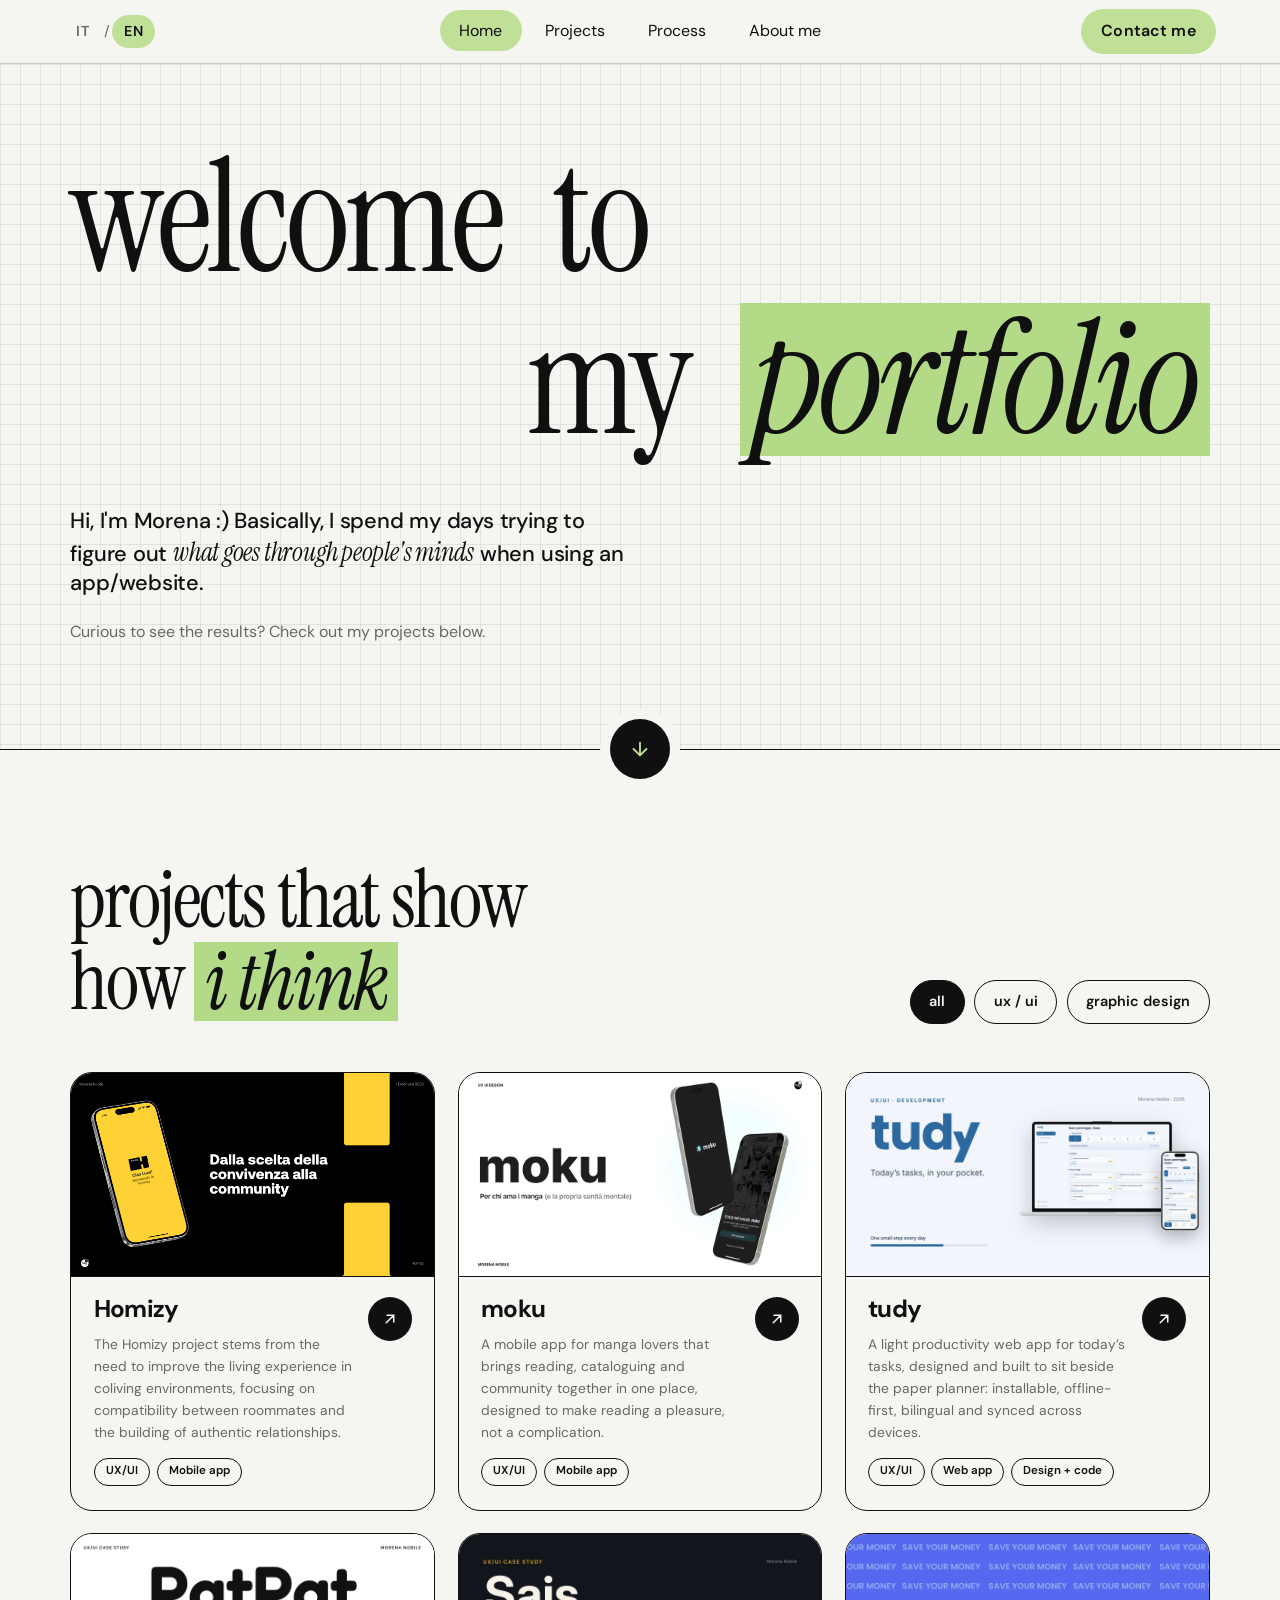
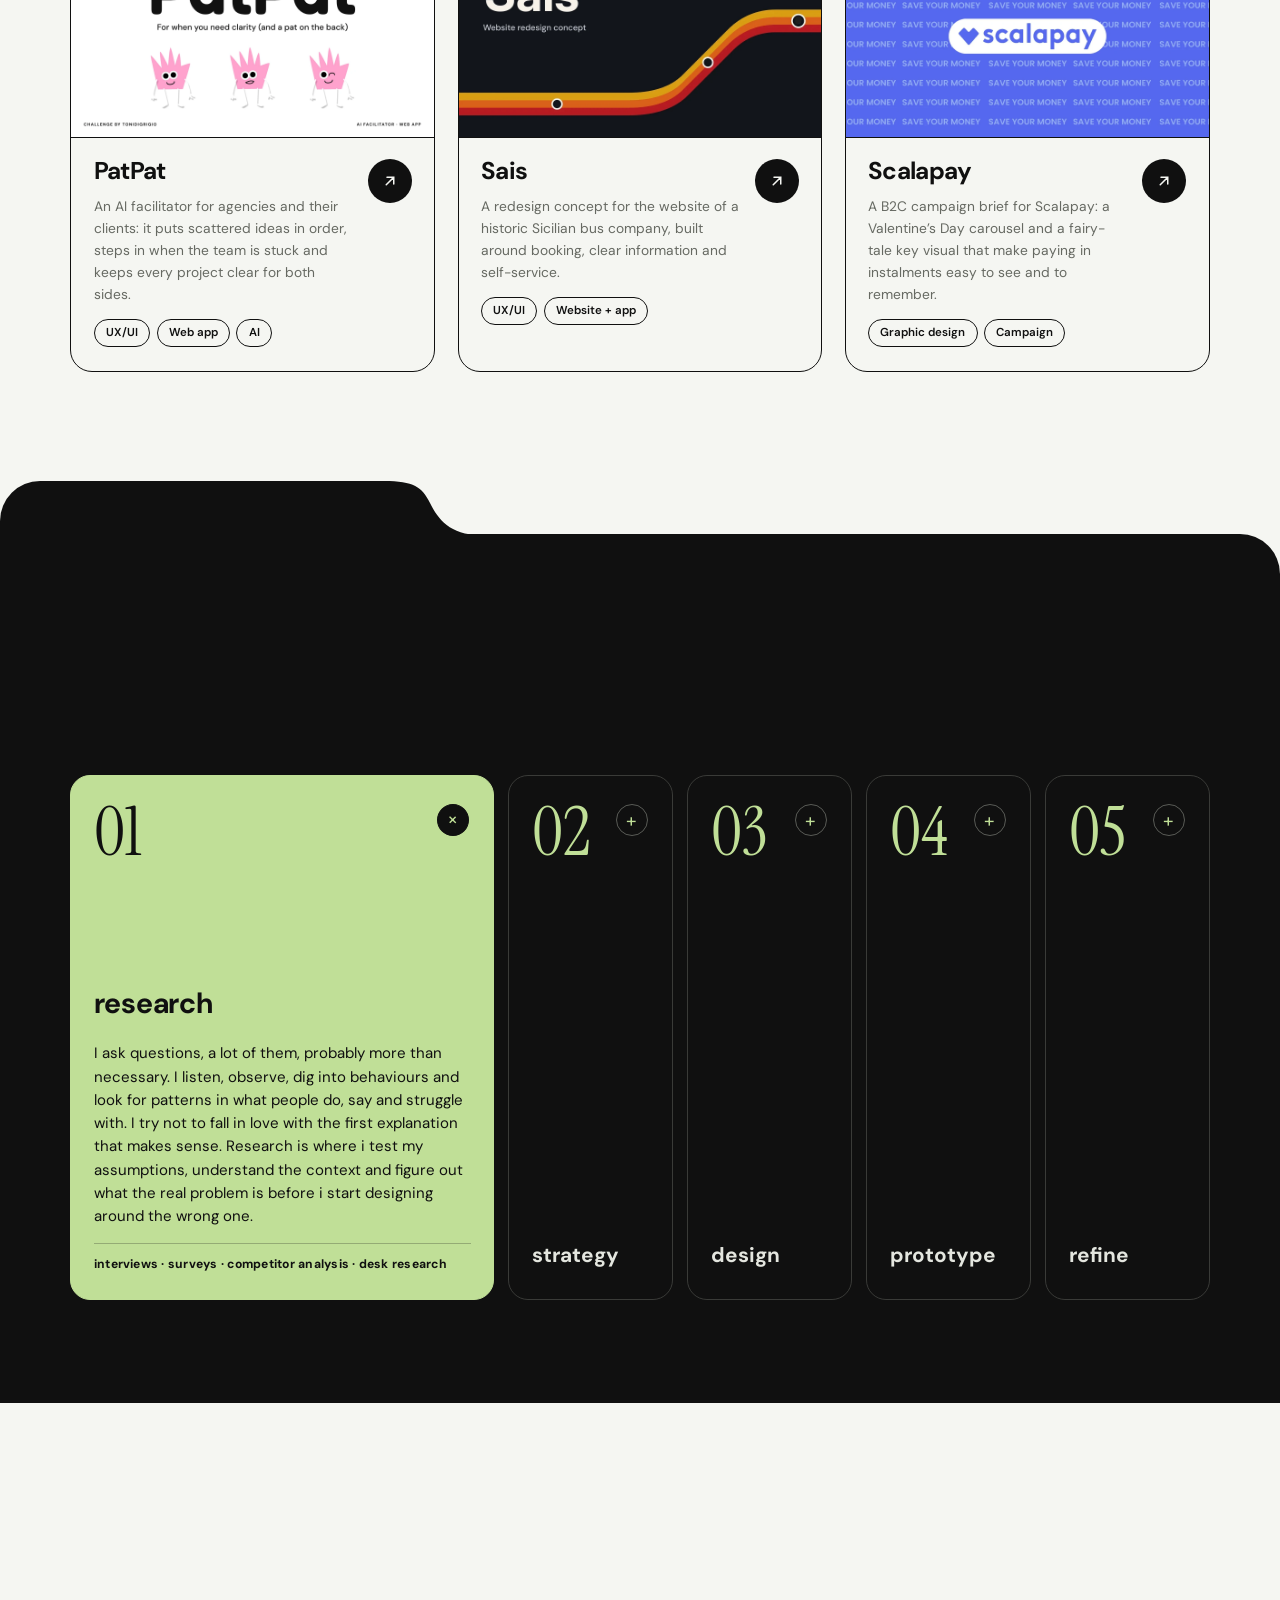
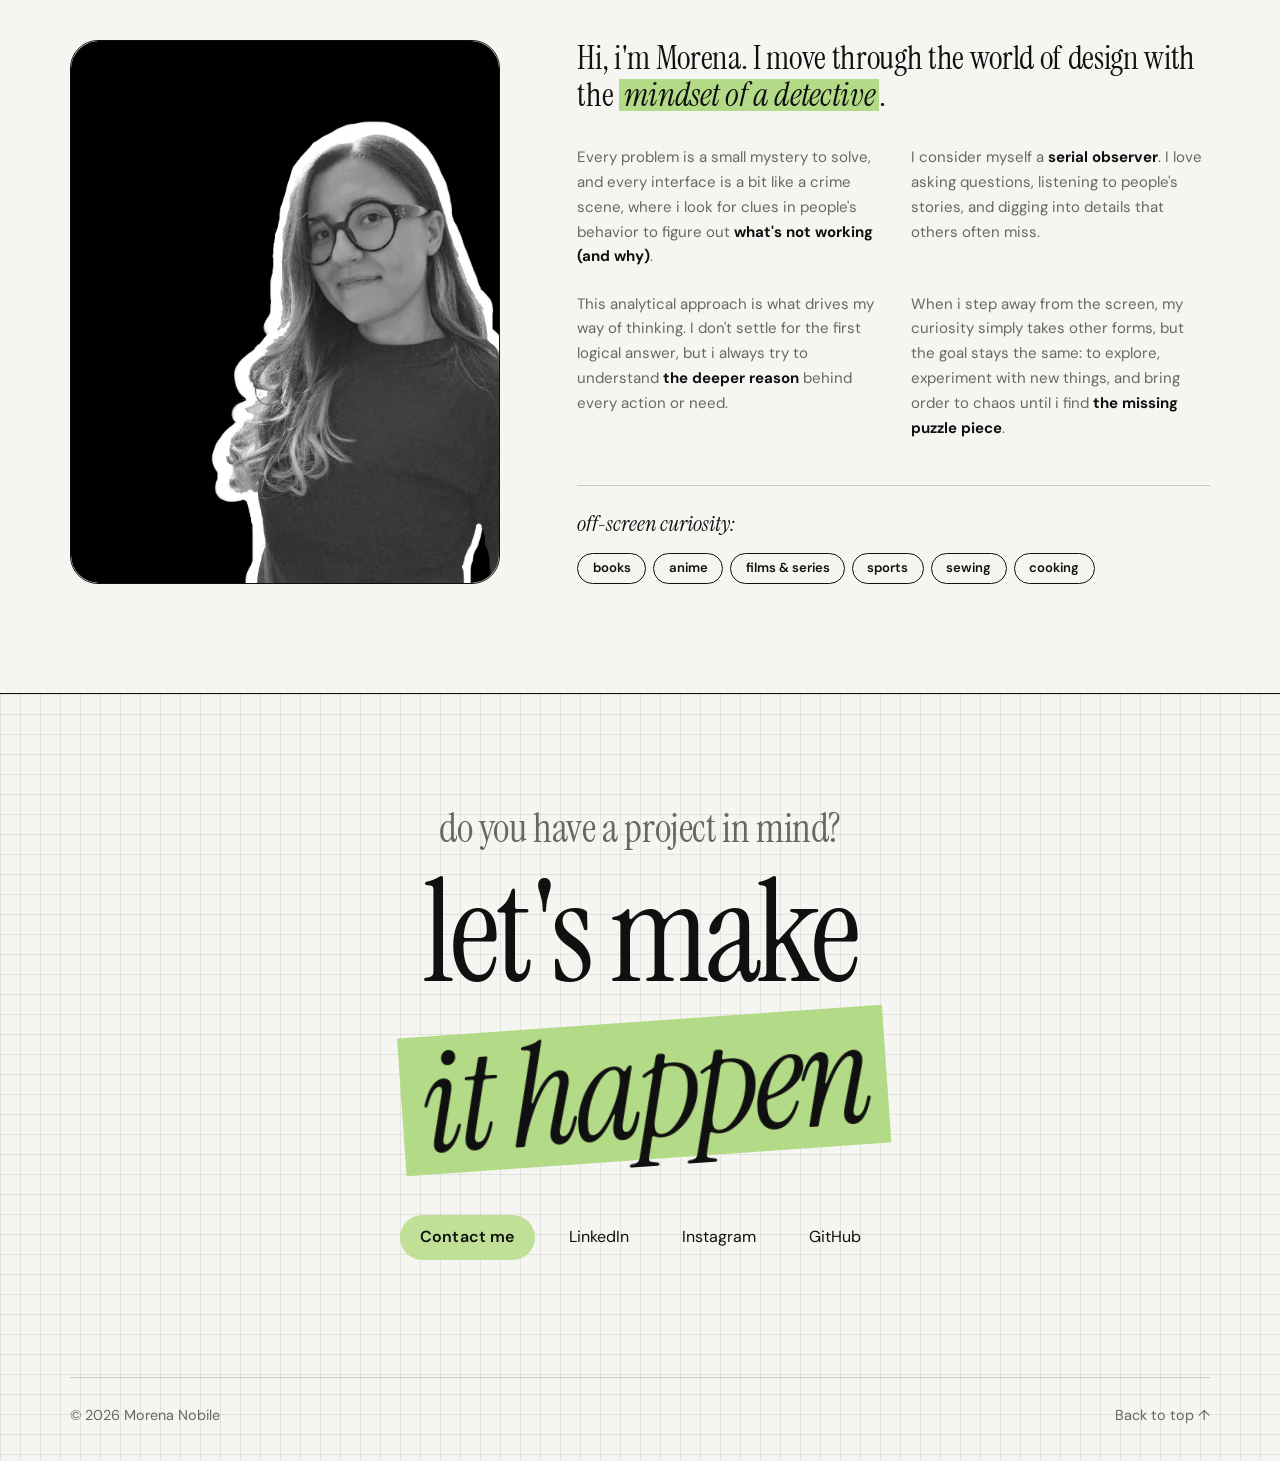
<file: index.html>
<!doctype html>
<html lang="en">

<head>
  <meta charset="utf-8">
  <meta name="viewport" content="width=device-width, initial-scale=1">
  <meta name="description" content="Morena Nobile's portfolio, UX/UI Designer." data-it-content="Portfolio di Morena Nobile, UX/UI Designer.">
  <title data-it="Morena Nobile — UX/UI Designer">Morena Nobile — UX/UI Designer</title>
  <link rel="icon" href="favicon.ico" sizes="any">
  <link rel="icon" href="favicon.svg" type="image/svg+xml">
  <link rel="icon" href="favicon-32x32.png" type="image/png" sizes="32x32">
  <link rel="apple-touch-icon" href="apple-touch-icon.png">
  <link rel="manifest" href="site.webmanifest">
  <meta name="theme-color" content="#f5f6f2">
  <link rel="preconnect" href="https://fonts.googleapis.com">
  <link rel="preconnect" href="https://fonts.gstatic.com" crossorigin>
  <link
    href="https://fonts.googleapis.com/css2?family=DM+Sans:ital,opsz,wght@0,9..40,100..1000;1,9..40,100..1000&family=Instrument+Serif:ital@0;1&family=Playfair+Display:ital,wght@0,400..900;1,400..900&display=swap"
    rel="stylesheet">
  <link rel="stylesheet" href="style.css">
  <script src="lang.js"></script>
  <script src="script.js" defer></script>
</head>

<body id="top" class="home">
  <a class="skip-link" href="#main" data-it="Vai al contenuto">Skip to content</a>

  <header class="site-header">
    <nav aria-label="Main navigation" data-it-aria-label="Navigazione principale">
      <a href="#top" class="is-active">Home</a>
      <a href="#work" data-it="Progetti">Projects</a>
      <a href="#process" data-it="Processo">Process</a>
      <a href="#about" data-it="Chi sono">About me</a>
    </nav>
    <a href="contact.html" class="button button-small" data-it="Contattami">Contact me</a>
  </header>

  <main id="main">

    <!-- ==================== HERO ==================== -->
    <section class="h-hero" aria-labelledby="hero-title">
      <h1 id="hero-title">
        <span class="h-line" data-it="benvenuti nel">welcome to</span>
        <span class="h-line h-line--right" data-it="mio &lt;span class=&quot;h-mark&quot;&gt;portfolio&lt;/span&gt;">my <span class="h-mark">portfolio</span></span>
      </h1>

      <div class="h-hero-sub">
        <p class="h-lead" data-it="Ciao, sono Morena :) In pratica passo le giornate a cercare di capire &lt;em&gt;cosa passa per la testa delle persone&lt;/em&gt; quando usano un&#x27;app o un sito.">Hi, I'm Morena :) Basically, I spend my days trying to figure out <em>what goes through
            people's minds</em> when using an app/website.</p>
        <p class="h-small" data-it="Vuoi vedere i risultati? Dai un&#x27;occhiata ai miei progetti qui sotto.">Curious to see the results? Check out my projects below.</p>
      </div>

      <a href="#work" class="h-scroll" aria-label="Go to projects" data-it-aria-label="Vai ai progetti">
        <svg viewBox="0 0 24 24" fill="none" stroke="currentColor" stroke-width="2" stroke-linecap="round"
          stroke-linejoin="round" aria-hidden="true">
          <path d="M12 5v14M5 12l7 7 7-7" />
        </svg>
      </a>
    </section>

    <!-- ==================== PROGETTI ==================== -->
    <section class="h-projects" id="work" aria-labelledby="work-title">
      <div class="h-head h-reveal">
        <h2 class="h-title" id="work-title" data-it="progetti che mostrano&lt;br&gt;come &lt;span class=&quot;h-mark&quot;&gt;penso&lt;/span&gt;">projects that show<br>how <span class="h-mark">i think</span></h2>
        <div class="h-filters" role="group" aria-label="Filter projects" data-it-aria-label="Filtra i progetti">
          <button class="h-filter is-active" data-filter="all" aria-pressed="true" data-it="tutti">all</button>
          <button class="h-filter" data-filter="ux-ui" aria-pressed="false">ux / ui</button>
          <button class="h-filter" data-filter="graphic-design" aria-pressed="false">graphic design</button>
        </div>
      </div>

      <div class="h-grid">
        <!-- 1. Homizy -->
        <a class="h-card h-reveal" href="project-detail.html" data-category="ux-ui">
          <div class="h-card-media"><img src="assets/homizy.webp" alt="Homizy preview" data-it-alt="Anteprima Homizy" loading="lazy"></div>
          <div class="h-card-info">
            <div>
              <h3>Homizy</h3>
              <p data-it="Il progetto Homizy nasce dall&#x27;esigenza di migliorare l&#x27;esperienza abitativa negli spazi di coliving, puntando sulla compatibilità tra coinquilini e sulla costruzione di relazioni autentiche.">The Homizy project stems from the need to improve the living experience in coliving environments,
                focusing on compatibility between roommates and the building of authentic relationships.</p>
              <div class="h-tags"><span>UX/UI</span><span data-it="App mobile">Mobile app</span></div>
            </div>
            <span class="h-arrow" aria-hidden="true"><svg viewBox="0 0 24 24" fill="none" stroke="currentColor"
                stroke-width="2" stroke-linecap="round"><path d="M7 17 17 7M8 7h9v9" /></svg></span>
          </div>
        </a>

        <!-- 2. moku -->
        <a class="h-card h-reveal" href="moku-detail.html" data-category="ux-ui">
          <div class="h-card-media"><img src="assets/moku.webp" alt="moku preview" data-it-alt="Anteprima moku" loading="lazy"></div>
          <div class="h-card-info">
            <div>
              <h3>moku</h3>
              <p data-it="Un&#x27;app mobile per gli amanti dei manga che riunisce lettura, catalogazione e community in un unico posto, pensata per rendere la lettura un piacere, non una complicazione.">A mobile app for manga lovers that brings reading, cataloguing and community together in one place,
                designed to make reading a pleasure, not a complication.</p>
              <div class="h-tags"><span>UX/UI</span><span data-it="App mobile">Mobile app</span></div>
            </div>
            <span class="h-arrow" aria-hidden="true"><svg viewBox="0 0 24 24" fill="none" stroke="currentColor"
                stroke-width="2" stroke-linecap="round"><path d="M7 17 17 7M8 7h9v9" /></svg></span>
          </div>
        </a>

        <!-- 3. tudy -->
        <a class="h-card h-reveal" href="tudy-detail.html" data-category="ux-ui">
          <div class="h-card-media"><img src="assets/tudy.webp" alt="tudy preview" data-it-alt="Anteprima tudy" loading="lazy"></div>
          <div class="h-card-info">
            <div>
              <h3>tudy</h3>
              <p data-it="Una web app leggera per le attività della giornata, progettata e sviluppata per affiancare l&#x27;agenda cartacea: installabile, offline-first, bilingue e sincronizzata su tutti i dispositivi.">A light productivity web app for today’s tasks, designed and built to sit beside the paper planner:
                installable, offline-first, bilingual and synced across devices.</p>
              <div class="h-tags"><span>UX/UI</span><span>Web app</span><span data-it="Design + codice">Design + code</span></div>
            </div>
            <span class="h-arrow" aria-hidden="true"><svg viewBox="0 0 24 24" fill="none" stroke="currentColor"
                stroke-width="2" stroke-linecap="round"><path d="M7 17 17 7M8 7h9v9" /></svg></span>
          </div>
        </a>

        <!-- 4. PatPat -->
        <a class="h-card h-reveal" href="patpat-detail.html" data-category="ux-ui">
          <div class="h-card-media"><img src="assets/patpat.webp" alt="PatPat preview" data-it-alt="Anteprima PatPat" loading="lazy"></div>
          <div class="h-card-info">
            <div>
              <h3>PatPat</h3>
              <p data-it="Un facilitatore AI per agenzie e clienti: mette in ordine le idee sparse, interviene quando il team è bloccato e mantiene ogni progetto chiaro per entrambe le parti.">An AI facilitator for agencies and their clients: it puts scattered ideas in order, steps in when the
                team is stuck and keeps every project clear for both sides.</p>
              <div class="h-tags"><span>UX/UI</span><span>Web app</span><span>AI</span></div>
            </div>
            <span class="h-arrow" aria-hidden="true"><svg viewBox="0 0 24 24" fill="none" stroke="currentColor"
                stroke-width="2" stroke-linecap="round"><path d="M7 17 17 7M8 7h9v9" /></svg></span>
          </div>
        </a>

        <!-- 5. Sais -->
        <a class="h-card h-reveal" href="sais-detail.html" data-category="ux-ui">
          <div class="h-card-media"><img src="assets/sais.webp" alt="Sais preview" data-it-alt="Anteprima Sais" loading="lazy"></div>
          <div class="h-card-info">
            <div>
              <h3>Sais</h3>
              <p data-it="Un concept di redesign per il sito di una storica azienda siciliana di autobus, costruito attorno a prenotazione, informazioni chiare e self-service.">A redesign concept for the website of a historic Sicilian bus company, built around booking, clear
                information and self-service.</p>
              <div class="h-tags"><span>UX/UI</span><span data-it="Sito + app">Website + app</span></div>
            </div>
            <span class="h-arrow" aria-hidden="true"><svg viewBox="0 0 24 24" fill="none" stroke="currentColor"
                stroke-width="2" stroke-linecap="round"><path d="M7 17 17 7M8 7h9v9" /></svg></span>
          </div>
        </a>

        <!-- 6. Scalapay -->
        <a class="h-card h-reveal" href="scalapay-detail.html" data-category="graphic-design">
          <div class="h-card-media"><img src="assets/scalapay.webp" alt="Scalapay preview" data-it-alt="Anteprima Scalapay" loading="lazy"></div>
          <div class="h-card-info">
            <div>
              <h3>Scalapay</h3>
              <p data-it="Un brief per una campagna B2C di Scalapay: un carosello per San Valentino e un key visual fiabesco che rendono il pagamento a rate facile da vedere e da ricordare.">A B2C campaign brief for Scalapay: a Valentine’s Day carousel and a fairy-tale key visual that make
                paying in instalments easy to see and to remember.</p>
              <div class="h-tags"><span>Graphic design</span><span data-it="Campagna">Campaign</span></div>
            </div>
            <span class="h-arrow" aria-hidden="true"><svg viewBox="0 0 24 24" fill="none" stroke="currentColor"
                stroke-width="2" stroke-linecap="round"><path d="M7 17 17 7M8 7h9v9" /></svg></span>
          </div>
        </a>
      </div>
    </section>

    <!-- ==================== PROCESSO ==================== -->
    <div class="h-process-wrap" id="process">
      <div class="h-folder-tab" aria-hidden="true"><svg viewBox="0 0 96 54" preserveAspectRatio="none"><path d="M0 0C30 0 38 6 46 22S66 54 96 54H0Z"/></svg></div>
      <section class="h-process" aria-labelledby="process-title">
        <h2 class="h-title h-reveal" id="process-title" data-it="ecco come &lt;span class=&quot;h-mark&quot;&gt;lavoro&lt;/span&gt;">this is how <span class="h-mark">i work</span></h2>
        <p class="h-process-lead h-reveal" data-it="Cinque passaggi, quasi mai in linea retta.">Five steps, rarely in a straight line.</p>

        <div class="h-steps">
          <button class="h-step is-open" aria-expanded="true">
            <span class="h-step-icon" aria-hidden="true">+</span>
            <span class="h-step-num">01</span>
            <span class="h-step-body">
              <span class="h-step-name" data-it="ricerca">research</span>
              <span class="h-step-text" data-it="Faccio domande, tante, probabilmente più del necessario. Ascolto, osservo, scavo nei comportamenti e cerco schemi in quello che le persone fanno, dicono e in ciò che le mette in difficoltà. Cerco di non innamorarmi della prima spiegazione che sembra avere senso. La ricerca è il momento in cui metto alla prova le mie ipotesi, capisco il contesto e scopro qual è il vero problema, prima di iniziare a progettare attorno a quello sbagliato.">I ask questions, a lot of them, probably more than necessary. I listen,
                observe, dig into behaviours and look for patterns in what people do, say and struggle with. I try not
                to fall in love with the first explanation that makes sense. Research is where i test my assumptions,
                understand the context and figure out what the real problem is before i start designing around the
                wrong one.</span>
              <span class="h-step-tools" data-it="interviste · survey · analisi dei competitor · desk research">interviews · surveys · competitor analysis · desk research</span>
            </span>
          </button>

          <button class="h-step" aria-expanded="false">
            <span class="h-step-icon" aria-hidden="true">+</span>
            <span class="h-step-num">02</span>
            <span class="h-step-body">
              <span class="h-step-name" data-it="strategia">strategy</span>
              <span class="h-step-text" data-it="Trasformo informazioni confuse in una direzione sensata. Collego i risultati della ricerca, gli obiettivi di business e i bisogni delle persone, poi definisco le priorità, così che ogni decisione del progetto abbia un perché. È qui che smetto di raccogliere informazioni e comincio a fare scelte. Perché “basta che sia carino” può far parte del lavoro, ma di sicuro non è una strategia.">I turn messy information into a direction that makes sense. I connect
                research findings, business goals and user needs, then define priorities so the project has a reason
                behind every decision. This is where i stop collecting information and start making choices. Because
                “just make it pretty” can be part of the job, but it is definitely not a strategy.</span>
              <span class="h-step-tools" data-it="personas · user journey · architettura dell&#x27;informazione · priorità">personas · user journeys · information architecture · priorities</span>
            </span>
          </button>

          <button class="h-step" aria-expanded="false">
            <span class="h-step-icon" aria-hidden="true">+</span>
            <span class="h-step-num">03</span>
            <span class="h-step-body">
              <span class="h-step-name">design</span>
              <span class="h-step-text" data-it="Trasformo le idee in qualcosa che le persone possono usare. Creo wireframe, sistemi visivi e interfacce, rifinendo struttura, gerarchia e dettagli finché tutto non risulta coerente e intenzionale. Mi importa dell&#x27;usabilità, ma mi importa anche di come appaiono le cose. Quindi sì, voglio che funzioni bene, ma voglio anche che sia curato.">I turn ideas into something people can use. I create wireframes, visual
                systems and interfaces, refining structure, hierarchy and details until everything feels coherent and
                intentional. I care about usability, but i also care about how things look. So yes, i want it to work
                well, but i also want it to feel polished.</span>
              <span class="h-step-tools" data-it="wireframe · UI design · design system · brand e illustrazione">wireframes · UI design · design systems · brand &amp; illustration</span>
            </span>
          </button>

          <button class="h-step" aria-expanded="false">
            <span class="h-step-icon" aria-hidden="true">+</span>
            <span class="h-step-num">04</span>
            <span class="h-step-body">
              <span class="h-step-name" data-it="prototipo">prototype</span>
              <span class="h-step-text" data-it="Trasformo schermate statiche in qualcosa che le persone possono cliccare, esplorare e mettere in discussione. Costruisco prototipi interattivi per testare flussi, interazioni e ipotesi chiave con utenti reali, prima di considerare qualsiasi cosa finita. Di solito è la fase in cui le persone trovano proprio le cose che ero assolutamente convinta avessero perfettamente senso. Ed è esattamente lo scopo. E a volte il prototipo diventa la cosa vera: so anche svilupparlo in codice.">I turn static screens into something people can click, explore and question.
                I build interactive prototypes to test flows, interactions and key assumptions with real users before
                treating anything as finished. This is usually the part where people find the things i was absolutely
                convinced made perfect sense. Which is exactly the point. And sometimes the prototype becomes the real thing: I can build it in code too.</span>
              <span class="h-step-tools" data-it="prototipi Figma · test di usabilità · front-end (HTML/CSS/JS)">Figma prototypes · usability testing · front-end (HTML/CSS/JS)</span>
            </span>
          </button>

          <button class="h-step" aria-expanded="false">
            <span class="h-step-icon" aria-hidden="true">+</span>
            <span class="h-step-num">05</span>
            <span class="h-step-body">
              <span class="h-step-name" data-it="rifinitura">refine</span>
              <span class="h-step-text" data-it="Torno indietro, sistemo quello che non funziona e rifinisco quello che funziona. Perfeziono interazioni, layout e dettagli visivi in base ai feedback, ai test e a tutto ciò che ho notato lungo il percorso. Poi mi fisso su spaziature, allineamenti e minuscoli dettagli che nessuno mi ha chiesto di curare, finché il risultato non sembra intenzionale e non semplicemente finito.">I go back, fix what is not working and polish what is. I refine interactions,
                layouts and visual details based on feedback, testing and everything i noticed along the way. Then I
                obsess over spacing, alignment and tiny details nobody specifically asked me to care about, until the
                whole thing feels intentional rather than merely finished.</span>
              <span class="h-step-tools" data-it="iterazioni · cicli di feedback · controlli di accessibilità · dettagli">iterations · feedback loops · accessibility checks · details</span>
            </span>
          </button>
        </div>
      </section>
    </div>

    <!-- ==================== ABOUT ==================== -->
    <section class="h-about" id="about" aria-labelledby="about-title">
      <h2 class="h-title h-reveal" id="about-title" data-it="chi &lt;span class=&quot;h-mark&quot;&gt;sono :)&lt;/span&gt;">about <span class="h-mark">me :)</span></h2>

      <div class="h-about-cols">
        <div class="h-photo h-reveal">
          <img src="assets/foto.webp" alt="Morena Nobile" data-it-alt="Morena Nobile" width="1400" height="1400" loading="lazy" style="display:block;width:100%;height:100%;min-height:100%;object-fit:cover;object-position:68% 30%;border-radius:inherit">
        </div>

        <div class="h-about-copy h-reveal">
          <p class="h-quote" data-it="Ciao, sono Morena. Mi muovo nel mondo del design con la &lt;span class=&quot;h-mark&quot;&gt;mentalità di una detective&lt;/span&gt;.">Hi, i'm Morena. I move through the world of design with the <span class="h-mark">mindset
              of a detective</span>.</p>

          <div class="h-about-body">
            <p data-it="Ogni problema è un piccolo mistero da risolvere e ogni interfaccia è un po&#x27; come una scena del crimine, dove cerco indizi nel comportamento delle persone per capire &lt;strong&gt;cosa non funziona (e perché)&lt;/strong&gt;.">Every problem is a small mystery to solve, and every interface is a bit like a crime scene, where i look
              for clues in people's behavior to figure out <strong>what's not working (and why)</strong>.</p>
            <p data-it="Mi considero un&#x27;&lt;strong&gt;osservatrice seriale&lt;/strong&gt;. Amo fare domande, ascoltare le storie delle persone e scavare nei dettagli che spesso sfuggono agli altri.">I consider myself a <strong>serial observer</strong>. I love asking questions, listening to people's
              stories, and digging into details that others often miss.</p>
            <p data-it="Questo approccio analitico è ciò che guida il mio modo di pensare. Non mi accontento della prima risposta logica, ma cerco sempre di capire &lt;strong&gt;il motivo più profondo&lt;/strong&gt; dietro ogni azione o bisogno.">This analytical approach is what drives my way of thinking. I don't settle for the first logical answer,
              but i always try to understand <strong>the deeper reason</strong> behind every action or need.</p>
            <p data-it="Quando mi allontano dallo schermo, la mia curiosità prende semplicemente altre forme, ma l&#x27;obiettivo resta lo stesso: esplorare, sperimentare cose nuove e mettere ordine nel caos finché non trovo &lt;strong&gt;il pezzo mancante del puzzle&lt;/strong&gt;.">When i step away from the screen, my curiosity simply takes other forms, but the goal stays the same: to
              explore, experiment with new things, and bring order to chaos until i find <strong>the missing puzzle
                piece</strong>.</p>
          </div>

          <div class="h-curious">
            <p class="h-curious-label" data-it="curiosità fuori dallo schermo:">off-screen curiosity:</p>
            <ul class="h-chips">
              <li data-it="libri">books</li>
              <li>anime</li>
              <li data-it="film e serie">films &amp; series</li>
              <li data-it="sport">sports</li>
              <li data-it="cucito">sewing</li>
              <li data-it="cucina">cooking</li>
            </ul>
          </div>
        </div>
      </div>
    </section>

    <!-- ==================== CONTATTI ==================== -->
    <section class="h-contact" id="contact" aria-labelledby="contact-title">
      <h2 id="contact-title" class="h-reveal">
        <span class="h-contact-ask" style="display:block" data-it="hai un progetto in mente?">do you have a project in mind?</span>
        <span class="h-contact-big" style="display:block" data-it="realizziamolo&lt;br&gt;&lt;span class=&quot;h-mark&quot;&gt;insieme&lt;/span&gt;">let's make<br><span class="h-mark">it happen</span></span>
      </h2>

      <div class="h-contact-row h-reveal">
        <a href="contact.html" class="button button-small button-dark" data-it="Contattami">Contact me</a>
        <a class="h-social" href="https://www.linkedin.com/in/morenanobile8/" target="_blank" rel="noopener">LinkedIn</a>
        <a class="h-social" href="https://www.instagram.com/morena.psd/" target="_blank" rel="noopener">Instagram</a>
        <a class="h-social" href="https://github.com/marlena08" target="_blank" rel="noopener">GitHub</a>
      </div>

      <footer class="h-footer">
        <span>© 2026 Morena Nobile</span>
        <a href="#top" data-it="Torna su ↑">Back to top ↑</a>
      </footer>
    </section>
  </main>

  <script>
    document.addEventListener("DOMContentLoaded", () => {
      /* ---- Filtri progetti ---- */
      const filters = document.querySelectorAll(".h-filter");
      const cards = document.querySelectorAll(".h-card");
      filters.forEach(btn => {
        btn.addEventListener("click", () => {
          const cat = btn.dataset.filter;
          filters.forEach(b => {
            b.classList.toggle("is-active", b === btn);
            b.setAttribute("aria-pressed", b === btn);
          });
          cards.forEach(card => {
            card.hidden = !(cat === "all" || card.dataset.category === cat);
          });
        });
      });

      /* ---- Step del processo: si aprono al passaggio del mouse (o al click/tap) ---- */
      const steps = document.querySelectorAll(".h-step");
      const canHover = window.matchMedia("(hover: hover) and (min-width: 901px)");
      function openStep(step) {
        steps.forEach(s => {
          const open = s === step;
          s.classList.toggle("is-open", open);
          s.setAttribute("aria-expanded", open);
        });
      }
      steps.forEach(step => {
        step.addEventListener("mouseenter", () => { if (canHover.matches) openStep(step); });
        step.addEventListener("focus", () => openStep(step));
        step.addEventListener("click", () => openStep(step));
      });

      /* ---- Hero: l'evidenziatore verde segue la parola sotto il mouse ---- */
      const heroTitle = document.querySelector(".h-hero h1");
      if (heroTitle) {
        const hl = document.createElement("span");
        hl.className = "h-hl";
        hl.setAttribute("aria-hidden", "true");
        heroTitle.appendChild(hl);
        let words = [], home = null, ready = false;

        function wrapWords() {
          heroTitle.querySelectorAll(".h-line").forEach(line => {
            [...line.childNodes].forEach(node => {
              if (node.nodeType === 3) {
                const parts = node.textContent.split(/(\s+)/);
                const frag = document.createDocumentFragment();
                parts.forEach(p => {
                  if (!p) return;
                  if (/^\s+$/.test(p)) { frag.appendChild(document.createTextNode(p)); return; }
                  const s = document.createElement("span");
                  s.className = "w";
                  s.textContent = p;
                  frag.appendChild(s);
                });
                node.replaceWith(frag);
              } else if (node.nodeType === 1 && !node.classList.contains("w")) {
                node.classList.add("w");
              }
            });
          });
          words = [...heroTitle.querySelectorAll(".w")];
          home = heroTitle.querySelector(".h-mark") || words[words.length - 1];
          words.forEach(w => {
            w.addEventListener("mouseenter", () => moveTo(w));
            w.addEventListener("click", () => moveTo(w));
          });
        }

        function rectOf(w) {
          const fs = parseFloat(getComputedStyle(heroTitle).fontSize);
          const padX = fs * 0.08;
          let x = 0, y = 0, el = w;
          while (el && el !== heroTitle) { x += el.offsetLeft; y += el.offsetTop; el = el.offsetParent; }
          if (w.classList.contains("h-mark")) {
            return { left: x, top: y, width: w.offsetWidth, height: w.offsetHeight };
          }
          return { left: x - padX, top: y + fs * 0.06, width: w.offsetWidth + padX * 2, height: fs * 0.98 };
        }

        function moveTo(w, widthOverride) {
          if (!w || !ready && widthOverride === undefined) return;
          const r = rectOf(w);
          hl.style.left = r.left + "px";
          hl.style.top = r.top + "px";
          hl.style.height = r.height + "px";
          hl.style.width = (widthOverride !== undefined ? widthOverride : r.width) + "px";
        }

        wrapWords();
        heroTitle.addEventListener("mouseleave", () => moveTo(home));
        window.addEventListener("resize", () => moveTo(home));

        // entrata: il verde si "stende" sotto portfolio dopo che il titolo è salito
        const reduce = window.matchMedia("(prefers-reduced-motion: reduce)").matches;
        moveTo(home, 0);
        setTimeout(() => {
          hl.classList.add("is-wipe");
          ready = true;
          moveTo(home);
          setTimeout(() => hl.classList.remove("is-wipe"), 800);
        }, reduce ? 0 : 850);

        // cambio lingua: il testo viene riscritto, quindi ricreo le parole
        document.addEventListener("langchange", () => {
          if (!heroTitle.contains(hl)) heroTitle.appendChild(hl);
          wrapWords();
          if (ready) moveTo(home);
        });
        if (document.fonts && document.fonts.ready) document.fonts.ready.then(() => { if (ready) moveTo(home); });
      }

      /* ---- Voce attiva nella navbar in base alla sezione ---- */
      const navLinks = document.querySelectorAll(".site-header nav a");
      const sections = ["top", "work", "process", "about"].map(id =>
        id === "top" ? document.querySelector(".h-hero") : document.getElementById(id));
      function setActive() {
        const y = window.scrollY + window.innerHeight * 0.35;
        let idx = 0;
        sections.forEach((s, i) => { if (s && s.getBoundingClientRect().top + window.scrollY <= y) idx = i; });
        navLinks.forEach((a, i) => a.classList.toggle("is-active", i === idx));
      }
      window.addEventListener("scroll", setActive, { passive: true });
      setActive();

      /* ---- Comparsa morbida allo scroll ---- */
      const reveals = document.querySelectorAll(".h-reveal");
      if ("IntersectionObserver" in window) {
        const io = new IntersectionObserver(entries => {
          entries.forEach(e => { if (e.isIntersecting) { e.target.classList.add("is-in"); io.unobserve(e.target); } });
        }, { threshold: 0.12, rootMargin: "0px 0px -40px 0px" });
        reveals.forEach(el => io.observe(el));
      } else {
        reveals.forEach(el => el.classList.add("is-in"));
      }
    });
  </script>
</body>

</html>
</file>
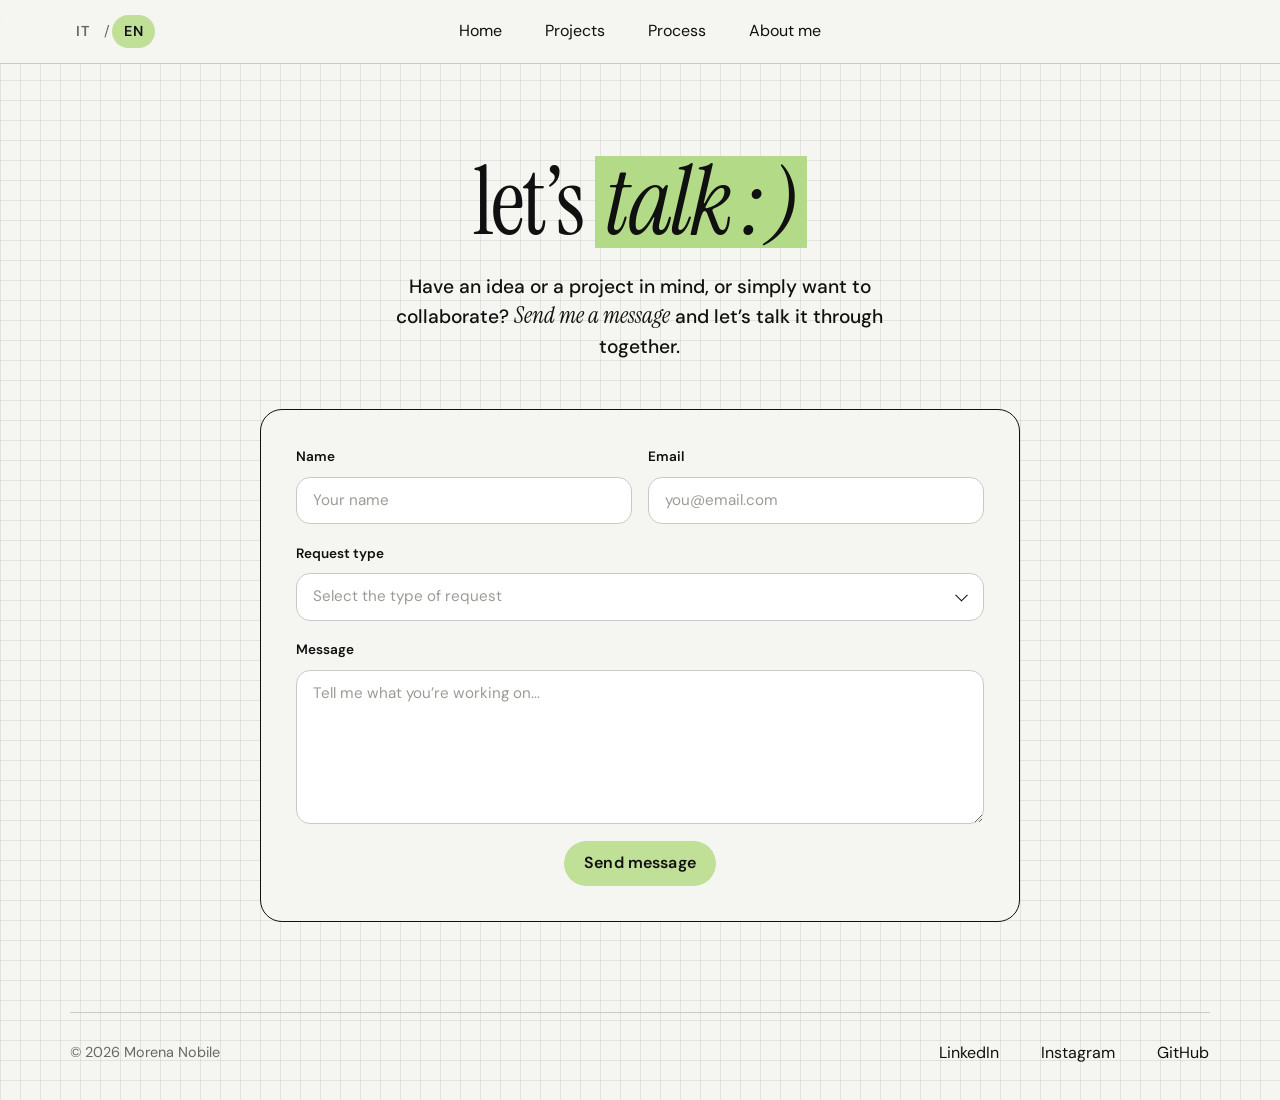
<file: contact.html>
<!doctype html>
<html lang="en">

<head>
  <meta charset="utf-8">
  <meta name="viewport" content="width=device-width, initial-scale=1">
  <meta name="description" content="Get in touch with Morena Nobile, UX/UI Designer, for projects and collaborations."
    data-it-content="Contatta Morena Nobile, UX/UI Designer, per progetti e collaborazioni.">
  <title data-it="Contattami — Morena Nobile">Contact me — Morena Nobile</title>
  <link rel="icon" href="favicon.ico" sizes="any">
  <link rel="icon" href="favicon.svg" type="image/svg+xml">
  <link rel="icon" href="favicon-32x32.png" type="image/png" sizes="32x32">
  <link rel="apple-touch-icon" href="apple-touch-icon.png">
  <link rel="manifest" href="site.webmanifest">
  <meta name="theme-color" content="#f5f6f2">
  <link rel="preconnect" href="https://fonts.googleapis.com">
  <link rel="preconnect" href="https://fonts.gstatic.com" crossorigin>
  <link
    href="https://fonts.googleapis.com/css2?family=DM+Sans:ital,opsz,wght@0,9..40,100..1000;1,9..40,100..1000&family=Instrument+Serif:ital@0;1&display=swap"
    rel="stylesheet">
  <link rel="stylesheet" href="style.css">
  <script src="lang.js"></script>
  <style>
    /* =========================================================
       PAGINA CONTATTI — stile allineato alla home
       ========================================================= */
    .ct-body {
      min-height: 100vh;
      display: flex;
      flex-direction: column;
      background-color: var(--paper);
      background-image:
        linear-gradient(to right, rgba(0, 0, 0, .08) 1px, transparent 1px),
        linear-gradient(to bottom, rgba(0, 0, 0, .08) 1px, transparent 1px);
      background-size: 20px 20px;
    }
    .home main.ct {
      flex: 1;
      width: 100%;
      max-width: calc(760px + 2 * var(--pad));
      margin: 0 auto;
      padding: clamp(3.5rem, 7vw, 6rem) var(--pad) clamp(4rem, 7vw, 6rem);
      display: grid;
      grid-template-columns: minmax(0, 1fr);
      gap: clamp(2.2rem, 4vw, 3rem);
    }
    .ct [hidden] { display: none !important; }

    /* --- colonna di sinistra --- */
    .ct-title {
      margin: 0;
      font-family: var(--serif);
      font-weight: 400;
      font-size: clamp(3.4rem, 7.4vw, 6.6rem);
      line-height: 1.02;
      letter-spacing: -0.03em;
    }
    .ct-title .h-mark { padding: 0 .1em; }
    .ct-intro { text-align: center; }
    .ct-lead {
      margin: 1.4rem auto 0;
      max-width: 560px;
      font-size: clamp(1.08rem, 1.5vw, 1.3rem);
      line-height: 1.45;
      font-weight: 500;
    }
    .ct-lead em { color: inherit; font-family: var(--serif); font-style: italic; font-weight: 400; font-size: 1.18em; }
    .ct-lead + .ct-lead { margin-top: .9rem; color: var(--muted); font-size: 1rem; font-weight: 400; }

    /* --- card del form --- */
    .ct-card {
      background: var(--paper);
      border: 1px solid var(--ink);
      border-radius: 22px;
      padding: clamp(1.4rem, 3vw, 2.2rem);
    }
    .ct-row { display: grid; grid-template-columns: 1fr 1fr; gap: 1rem; }
    .ct-field { display: flex; flex-direction: column; margin-bottom: 1.1rem; }
    .ct-field label { margin-bottom: .45rem; font-size: .85rem; font-weight: 600; }
    .ct-field input,
    .ct-field select,
    .ct-field textarea {
      width: 100%;
      box-sizing: border-box;
      padding: .75rem 1rem;
      border: 1px solid var(--line);
      border-radius: 14px;
      background: #fff;
      color: var(--ink);
      font: inherit;
      font-size: .95rem;
      line-height: 1.4;
      transition: border-color .2s ease, box-shadow .2s ease, background-color .2s ease;
    }
    .ct-field textarea { min-height: 150px; resize: vertical; }
    .ct-field input::placeholder,
    .ct-field textarea::placeholder { color: #9a9d95; }
    .ct-field input:hover, .ct-field select:hover, .ct-field textarea:hover { border-color: #9a9d95; }
    .ct-field input:focus, .ct-field select:focus, .ct-field textarea:focus {
      outline: none;
      border-color: var(--ink);
      box-shadow: 0 0 0 3px var(--green);
    }
    .ct-select { position: relative; }
    .ct-select select { appearance: none; -webkit-appearance: none; padding-right: 2.6rem; cursor: pointer; }
    .ct-select select:invalid { color: #9a9d95; }
    .ct-select::after {
      content: "";
      position: absolute;
      right: 1.1rem;
      top: 50%;
      width: 8px;
      height: 8px;
      border-right: 1.5px solid var(--ink);
      border-bottom: 1.5px solid var(--ink);
      transform: translateY(-70%) rotate(45deg);
      pointer-events: none;
    }
    .ct-field.has-error input,
    .ct-field.has-error select,
    .ct-field.has-error textarea { border-color: #c2413b; background: #fff6f5; }
    .field-error { margin: .35rem 0 0; font-size: .8rem; color: #b3342e; }
    .ct-form-error {
      margin: 0 0 1rem;
      padding: .7rem 1rem;
      border-radius: 12px;
      background: #fff1ef;
      color: #b3342e;
      font-size: .88rem;
    }
    .hp-field { position: absolute; left: -9999px; width: 1px; height: 1px; overflow: hidden; }

    /* --- pulsanti: stessa misura del "Contact me" della navbar, senza bordo --- */
    .ct .ct-btn,
    .ct .ct-btn:hover,
    .ct .ct-btn:active {
      min-height: 42px;
      padding: .45rem 1.2rem;
      border-color: transparent;
      box-shadow: none;
      font-size: 1rem;
    }
    .ct .ct-btn:hover { transform: translateY(-3px); }
    .ct .ct-btn:disabled { opacity: .7; cursor: wait; transform: none; }
    .ct-actions { margin-top: .4rem; display: flex; justify-content: center; }
    .ct-btn .spinner { display: none; width: 14px; height: 14px; border: 2px solid currentColor; border-right-color: transparent; border-radius: 50%; animation: ct-spin .7s linear infinite; }
    .ct-btn.is-loading .spinner { display: inline-block; }
    @keyframes ct-spin { to { transform: rotate(360deg); } }

    /* --- grazie --- */
    .ct-thanks { grid-column: 1 / -1; text-align: center; padding: clamp(2rem, 6vw, 5rem) 0; outline: none; }
    .ct-thanks .ct-lead { margin-left: auto; margin-right: auto; }
    .ct-thanks .ct-btn { margin-top: 2rem; }

    /* --- footer come nella home (senza il bottone Contact me) --- */
    .ct-bottom { padding: 0 var(--pad); }
    .ct-bottom .h-footer { margin-top: 0; padding: 1rem 0 1.4rem; }
    .ct-foot-links { display: flex; flex-wrap: wrap; gap: .2rem; margin-right: -1.15rem; }
    .ct-foot-links .h-social { color: var(--ink); }

    @media (max-width: 600px) {
      .ct-row { grid-template-columns: 1fr; gap: 0; }
    }
  </style>
</head>

<body id="top" class="home ct-body">
  <a class="skip-link" href="#main" data-it="Vai al contenuto">Skip to content</a>

  <header class="site-header">
    <nav aria-label="Main navigation" data-it-aria-label="Navigazione principale">
      <a href="index.html#top">Home</a>
      <a href="index.html#work" data-it="Progetti">Projects</a>
      <a href="index.html#process" data-it="Processo">Process</a>
      <a href="index.html#about" data-it="Chi sono">About me</a>
    </nav>
  </header>

  <main id="main" class="ct">

    <!-- Colonna sinistra: titolo e testo -->
    <div class="ct-intro" id="contact-header">
      <h1 class="ct-title" data-it="parliamone &lt;span class=&quot;h-mark&quot;&gt;insieme :)&lt;/span&gt;">let’s <span class="h-mark">talk :)</span></h1>
      <p class="ct-lead" data-it="Hai un'idea o un progetto in mente, o vuoi semplicemente collaborare? &lt;em&gt;Scrivimi un messaggio&lt;/em&gt; e ne parliamo insieme.">Have an idea or a project in mind, or simply want to collaborate? <em>Send me a message</em> and let’s talk it through together.</p>
    </div>

    <!-- Colonna destra: form -->
    <div class="ct-card" id="form-card-wrapper">
      <form id="contact-form" novalidate>
        <!-- campo trappola per i bot: le persone non lo vedono -->
        <div class="hp-field" aria-hidden="true">
          <label for="contact-website">Website</label>
          <input type="text" id="contact-website" name="botcheck" tabindex="-1" autocomplete="off">
        </div>

        <div class="ct-row">
          <div class="ct-field">
            <label for="contact-name" data-it="Nome">Name</label>
            <input type="text" id="contact-name" name="name" placeholder="Your name" data-it-placeholder="Il tuo nome"
              autocomplete="name" required aria-describedby="err-name">
            <p class="field-error" id="err-name" hidden></p>
          </div>
          <div class="ct-field">
            <label for="contact-email">Email</label>
            <input type="email" id="contact-email" name="email" placeholder="you@email.com"
              data-it-placeholder="tu@email.com" autocomplete="email" required aria-describedby="err-email">
            <p class="field-error" id="err-email" hidden></p>
          </div>
        </div>

        <div class="ct-field">
          <label for="contact-type" data-it="Tipo di richiesta">Request type</label>
          <div class="ct-select">
            <select id="contact-type" name="request_type" required aria-describedby="err-type">
              <option value="" disabled selected data-it="Seleziona il tipo di richiesta">Select the type of request</option>
              <option value="ux-ui" data-it="Progetto UX / UI">UX / UI project</option>
              <option value="html-css">HTML / CSS</option>
              <option value="graphic-design" data-it="Progetto di graphic design">Graphic design project</option>
              <option value="collaboration" data-it="Collaborazione o lavoro">Collaboration or job opportunity</option>
              <option value="other" data-it="Altro">Other</option>
            </select>
          </div>
          <p class="field-error" id="err-type" hidden></p>
        </div>

        <div class="ct-field">
          <label for="contact-message" data-it="Messaggio">Message</label>
          <textarea id="contact-message" name="message" rows="6" placeholder="Tell me what you’re working on..."
            data-it-placeholder="Raccontami a cosa stai lavorando..." required minlength="10"
            aria-describedby="err-message"></textarea>
          <p class="field-error" id="err-message" hidden></p>
        </div>

        <p class="ct-form-error" id="form-error" role="alert" hidden></p>

        <div class="ct-actions">
          <button type="submit" class="button button-small ct-btn" id="submit-btn"><span class="spinner" aria-hidden="true"></span><span
              class="btn-label" data-it="Invia messaggio">Send message</span></button>
        </div>
      </form>
    </div>

    <!-- Messaggio di ringraziamento (nascosto finché non si invia) -->
    <div class="ct-thanks" id="thank-you-header" role="status" aria-live="polite" tabindex="-1" hidden>
      <h1 class="ct-title" data-it="grazie &lt;span class=&quot;h-mark&quot;&gt;mille :)&lt;/span&gt;">thank <span class="h-mark">you :)</span></h1>
      <p class="ct-lead" data-it="Il tuo messaggio è stato inviato. Ti risponderò il prima possibile.">Your message has been sent successfully. I’ll get back to you as soon as possible.</p>
      <button type="button" class="button button-small ct-btn" id="send-another" data-it="Invia un altro messaggio">Send another message</button>
    </div>

  </main>

  <div class="ct-bottom">
    <footer class="h-footer">
      <span>© 2026 Morena Nobile</span>
      <nav class="ct-foot-links" aria-label="Social">
        <a class="h-social" href="https://www.linkedin.com/in/morenanobile8/" target="_blank" rel="noopener">LinkedIn</a>
        <a class="h-social" href="https://www.instagram.com/morena.psd/" target="_blank" rel="noopener">Instagram</a>
        <a class="h-social" href="https://github.com/marlena08" target="_blank" rel="noopener">GitHub</a>
      </nav>
    </footer>
  </div>

  <script>
    /* =========================================================
       INVIO DEL FORM
       Il sito è statico, quindi un file PHP non può funzionare:
       il form usa Web3Forms (gratuito), che inoltra i messaggi alla tua email.
       1. Vai su https://web3forms.com, inserisci la tua email e ricevi la "Access Key"
       2. Incollala qui sotto al posto di INSERISCI-LA-TUA-ACCESS-KEY
       ========================================================= */
    const WEB3FORMS_KEY = "f0235815-65fe-4fe4-a5e2-7f3fdc478ae3";
    const ENDPOINT = "https://api.web3forms.com/submit";

    const T = {
      en: {
        sending: "Sending...", send: "Send message",
        name: "Please tell me your name.",
        email: "Please enter your email.", emailBad: "This email doesn’t look right.",
        type: "Please choose the type of request.",
        message: "Please write a short message.", messageShort: "Could you add a few more words?",
        error: "Something went wrong and your message wasn’t sent. Please try again in a moment.",
        offline: "You seem to be offline. Check your connection and try again.",
        notReady: "The form isn’t active yet. Please reach me on LinkedIn in the meantime.",
        subject: "New message from the portfolio"
      },
      it: {
        sending: "Invio in corso...", send: "Invia messaggio",
        name: "Scrivi il tuo nome.",
        email: "Inserisci la tua email.", emailBad: "Questa email non sembra corretta.",
        type: "Scegli il tipo di richiesta.",
        message: "Scrivi un breve messaggio.", messageShort: "Puoi aggiungere qualche parola in più?",
        error: "Qualcosa è andato storto e il messaggio non è stato inviato. Riprova tra un momento.",
        offline: "Sembra che tu sia offline. Controlla la connessione e riprova.",
        notReady: "Il modulo non è ancora attivo. Nel frattempo puoi scrivermi su LinkedIn.",
        subject: "Nuovo messaggio dal portfolio"
      }
    };
    const t = key => (T[document.documentElement.lang === "it" ? "it" : "en"])[key];

    const form = document.getElementById("contact-form");
    const contactHeader = document.getElementById("contact-header");
    const thankYouHeader = document.getElementById("thank-you-header");
    const formCard = document.getElementById("form-card-wrapper");
    const btn = document.getElementById("submit-btn");
    const btnLabel = btn.querySelector(".btn-label");
    const errorMsg = document.getElementById("form-error");

    const fields = {
      name: document.getElementById("contact-name"),
      email: document.getElementById("contact-email"),
      type: document.getElementById("contact-type"),
      message: document.getElementById("contact-message")
    };

    function check(key) {
      const el = fields[key];
      const v = el.value.trim();
      let msg = "";
      if (key === "name" && !v) msg = t("name");
      if (key === "email") msg = !v ? t("email") : (!el.checkValidity() || !/^[^\s@]+@[^\s@]+\.[^\s@]{2,}$/.test(v) ? t("emailBad") : "");
      if (key === "type" && !v) msg = t("type");
      if (key === "message") msg = !v ? t("message") : (v.length < 10 ? t("messageShort") : "");
      const box = document.getElementById("err-" + key);
      box.textContent = msg;
      box.hidden = !msg;
      el.closest(".ct-field").classList.toggle("has-error", !!msg);
      el.setAttribute("aria-invalid", msg ? "true" : "false");
      return !msg;
    }

    // controlla un campo quando lo lasci, e ricontrolla mentre lo correggi
    Object.keys(fields).forEach(key => {
      const el = fields[key];
      el.addEventListener("blur", () => { if (el.value.trim()) check(key); });
      el.addEventListener(key === "type" ? "change" : "input", () => {
        if (el.closest(".ct-field").classList.contains("has-error")) check(key);
      });
    });

    function setLoading(on) {
      btn.disabled = on;
      btn.classList.toggle("is-loading", on);
      btnLabel.textContent = on ? t("sending") : t("send");
    }

    function showError(text) {
      errorMsg.textContent = text;
      errorMsg.hidden = false;
    }

    form.addEventListener("submit", async (e) => {
      e.preventDefault();
      errorMsg.hidden = true;

      const results = Object.keys(fields).map(check);
      if (results.includes(false)) {
        const firstBad = Object.keys(fields).find((k, i) => !results[i]);
        fields[firstBad].focus();
        return;
      }
      if (form.botcheck.value) return; // bot: ignora in silenzio

      if (!WEB3FORMS_KEY || WEB3FORMS_KEY.startsWith("INSERISCI")) {
        console.warn("Contact form: add your Web3Forms access key in contact.html");
        showError(t("notReady"));
        return;
      }
      if (!navigator.onLine) { showError(t("offline")); return; }

      setLoading(true);
      const typeLabel = fields.type.options[fields.type.selectedIndex].text;
      const payload = {
        access_key: WEB3FORMS_KEY,
        subject: t("subject") + " · " + typeLabel,
        from_name: fields.name.value.trim(),
        name: fields.name.value.trim(),
        email: fields.email.value.trim(),
        request_type: typeLabel,
        message: fields.message.value.trim(),
        language: document.documentElement.lang,
        botcheck: ""
      };

      try {
        const response = await fetch(ENDPOINT, {
          method: "POST",
          headers: { "Content-Type": "application/json", "Accept": "application/json" },
          body: JSON.stringify(payload)
        });
        const data = await response.json().catch(() => ({}));
        if (!response.ok || data.success === false) throw new Error(data.message || "HTTP " + response.status);

        formCard.hidden = true;
        contactHeader.hidden = true;
        thankYouHeader.hidden = false;
        window.scrollTo({ top: 0, behavior: "smooth" });
        thankYouHeader.focus({ preventScroll: true });
      } catch (err) {
        console.error("Contact form:", err);
        showError(t("error"));
      } finally {
        setLoading(false);
      }
    });

    document.getElementById("send-another").addEventListener("click", () => {
      form.reset();
      Object.keys(fields).forEach(k => {
        document.getElementById("err-" + k).hidden = true;
        fields[k].closest(".ct-field").classList.remove("has-error");
        fields[k].removeAttribute("aria-invalid");
      });
      errorMsg.hidden = true;
      setLoading(false);
      thankYouHeader.hidden = true;
      contactHeader.hidden = false;
      formCard.hidden = false;
      fields.name.focus();
    });

    // se cambi lingua, aggiorna anche i testi gestiti dallo script
    document.addEventListener("langchange", () => {
      if (!btn.disabled) btnLabel.textContent = t("send");
      Object.keys(fields).forEach(k => {
        if (fields[k].closest(".ct-field").classList.contains("has-error")) check(k);
      });
      errorMsg.hidden = true;
    });
  </script>
</body>

</html>
</file>
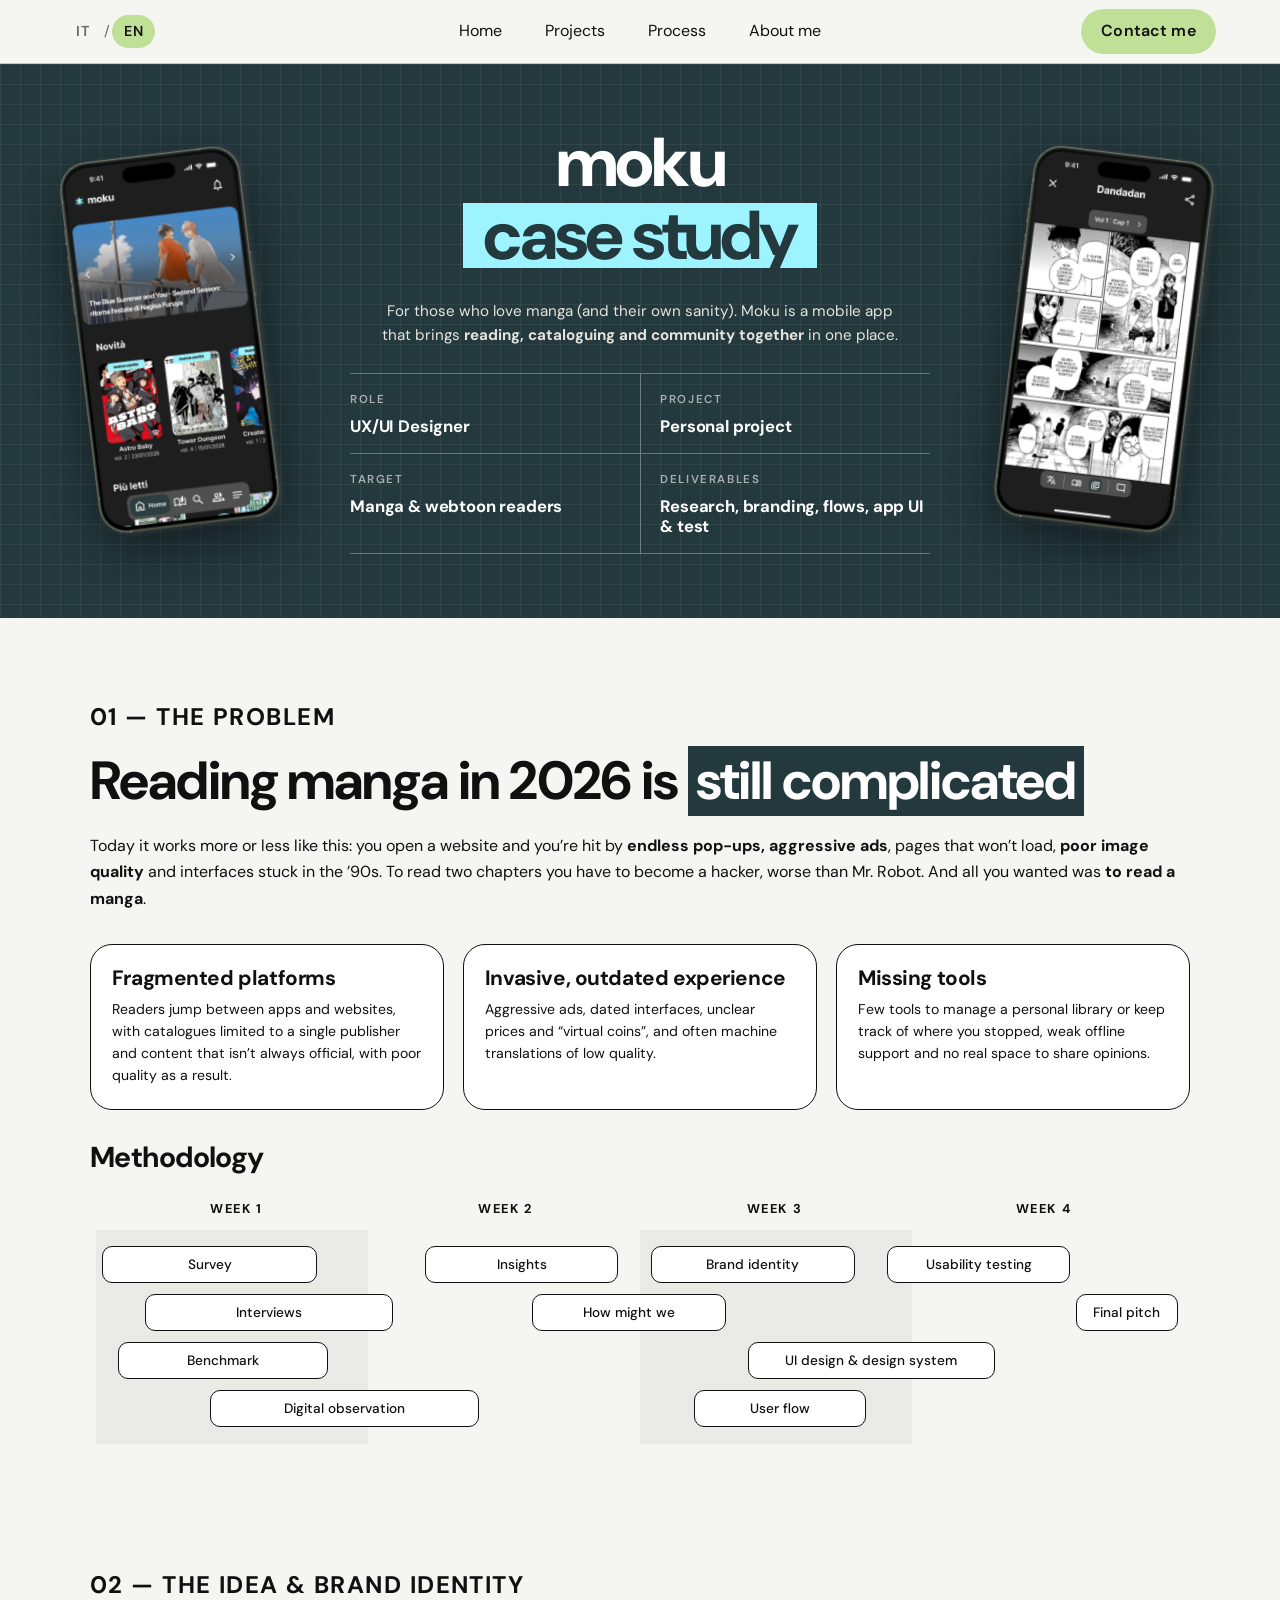
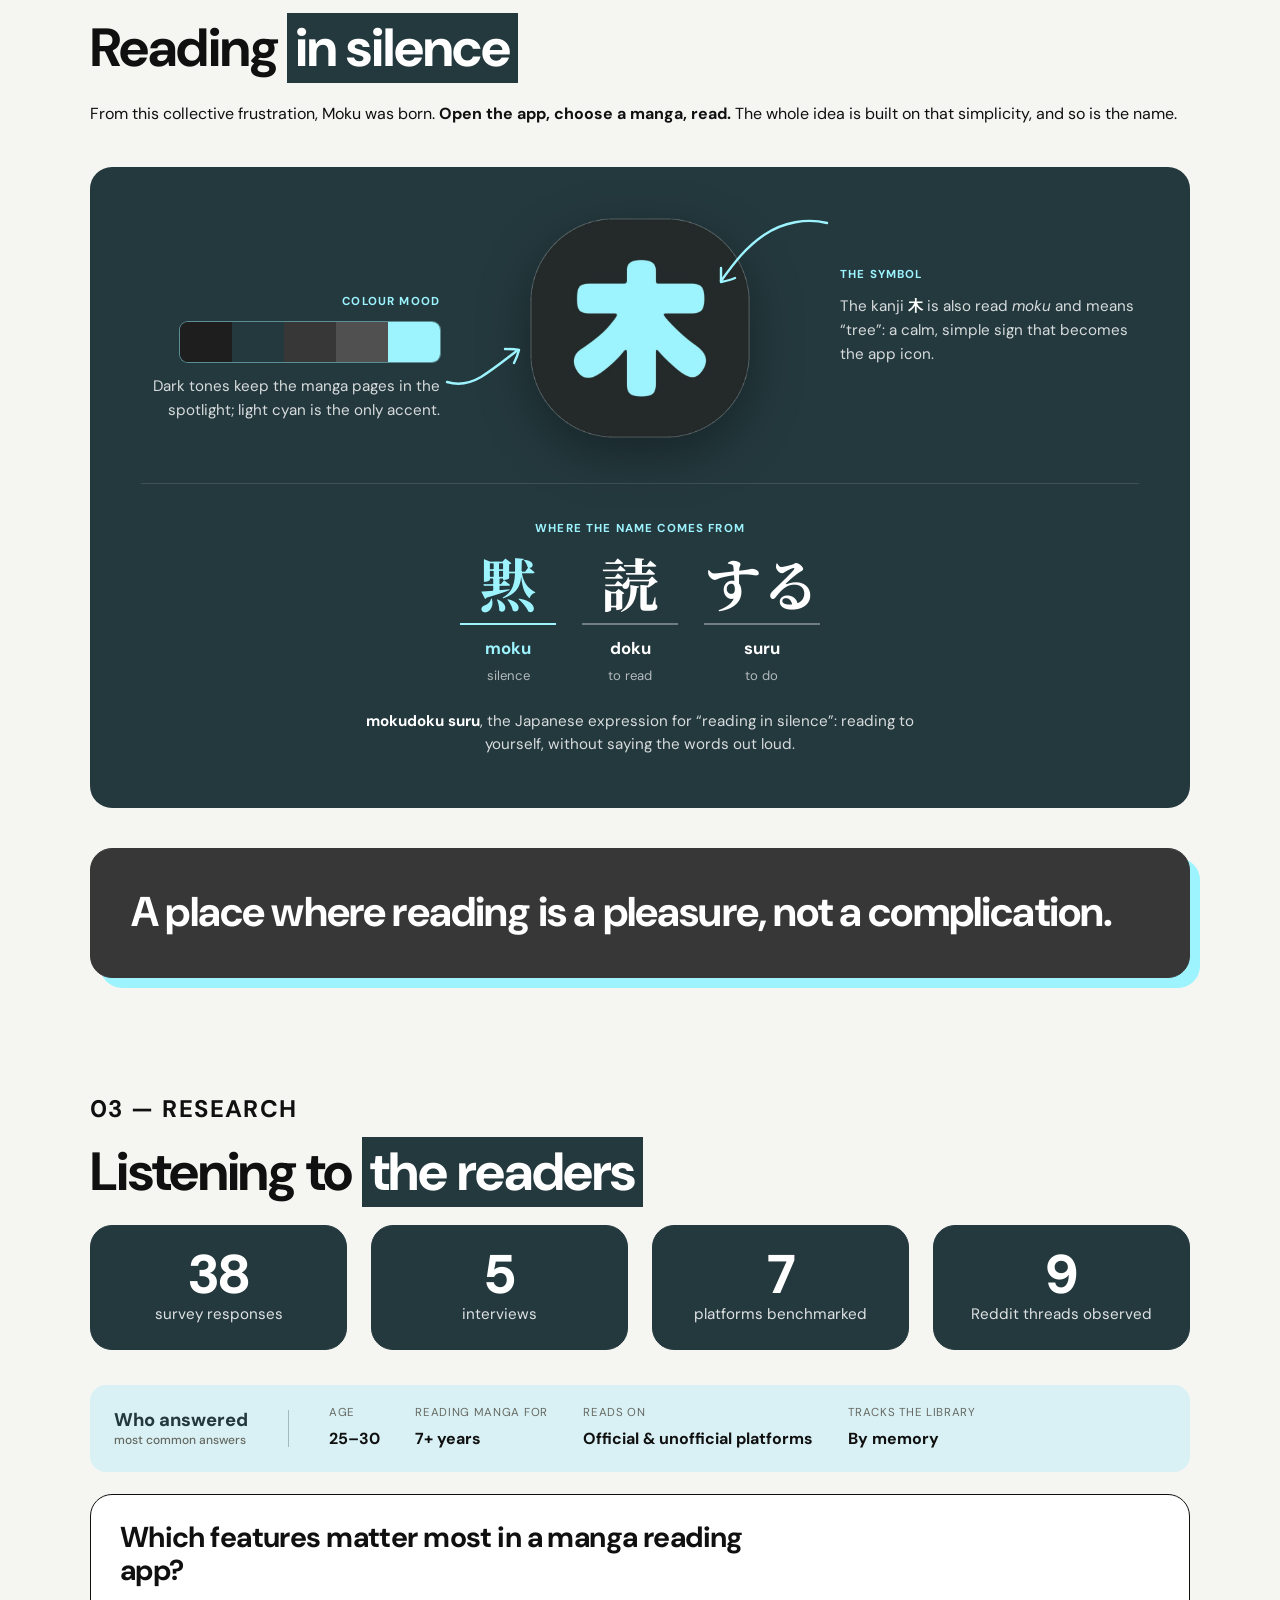
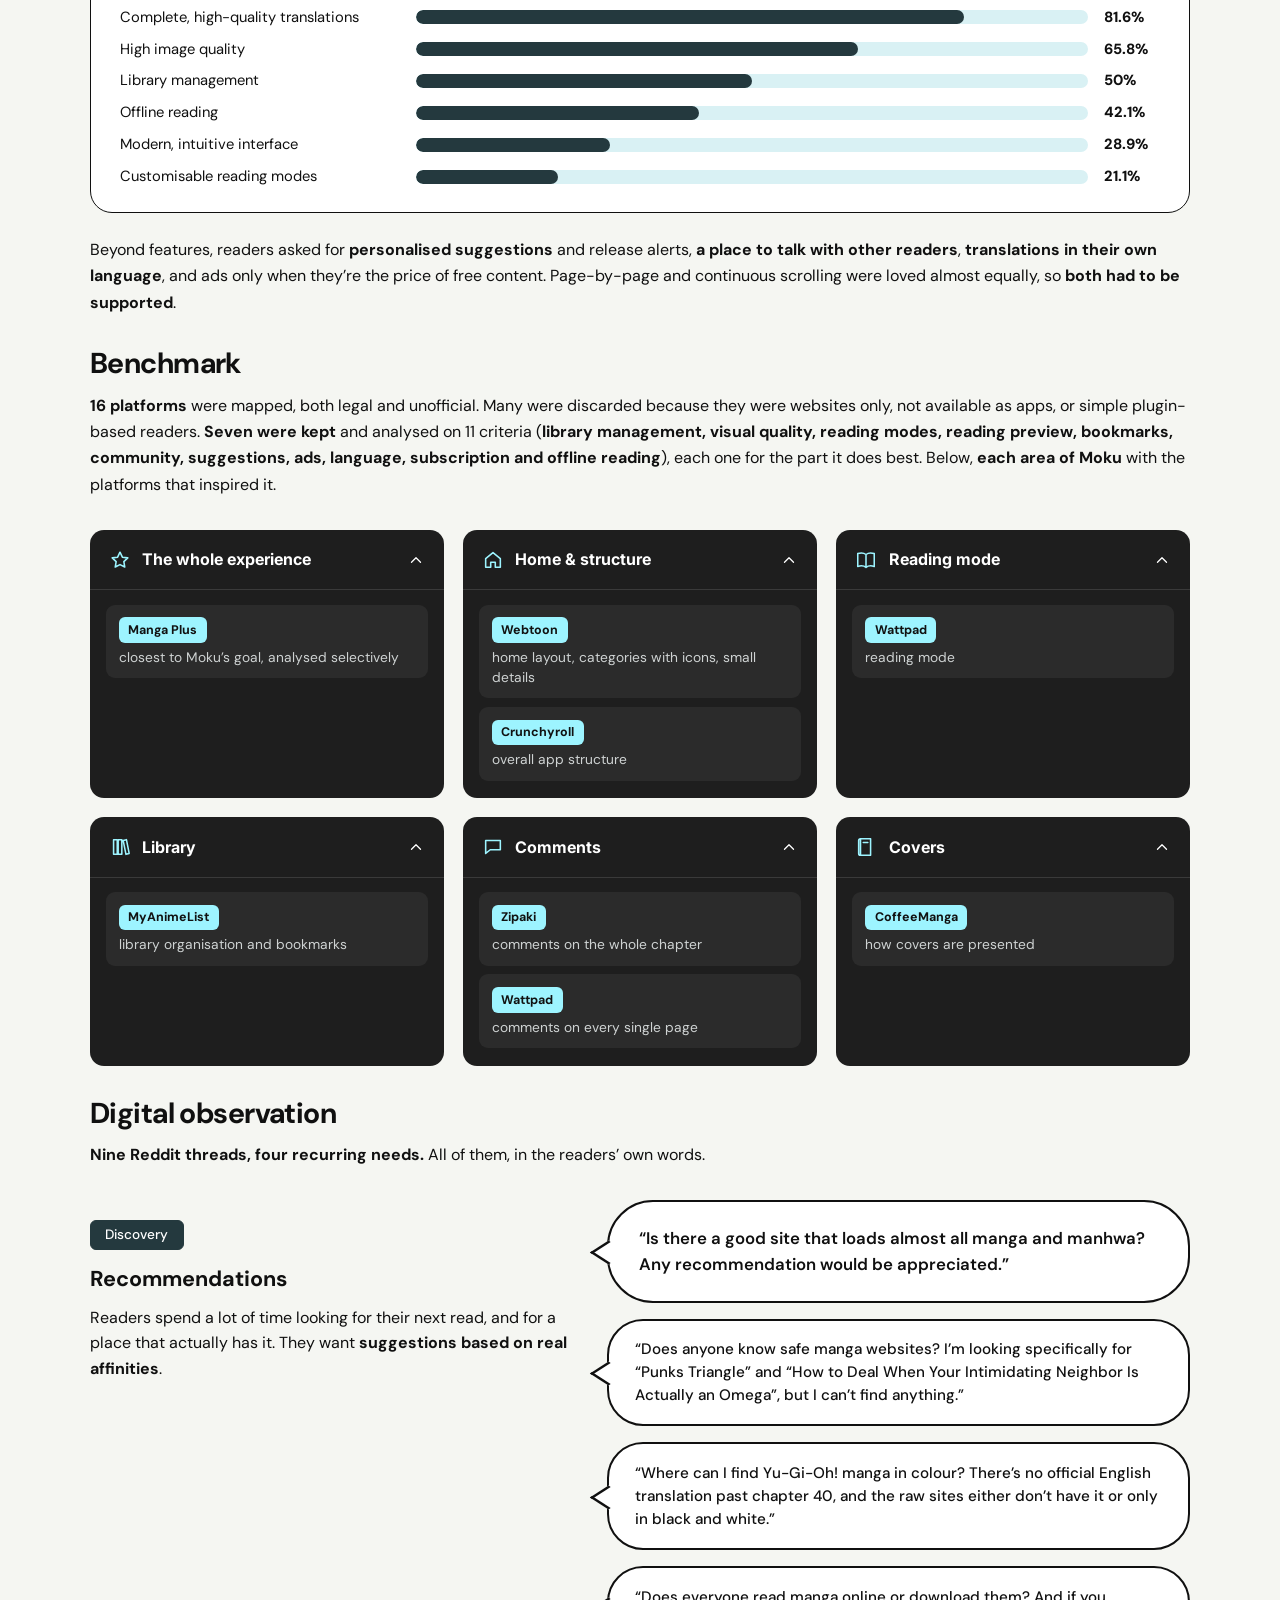
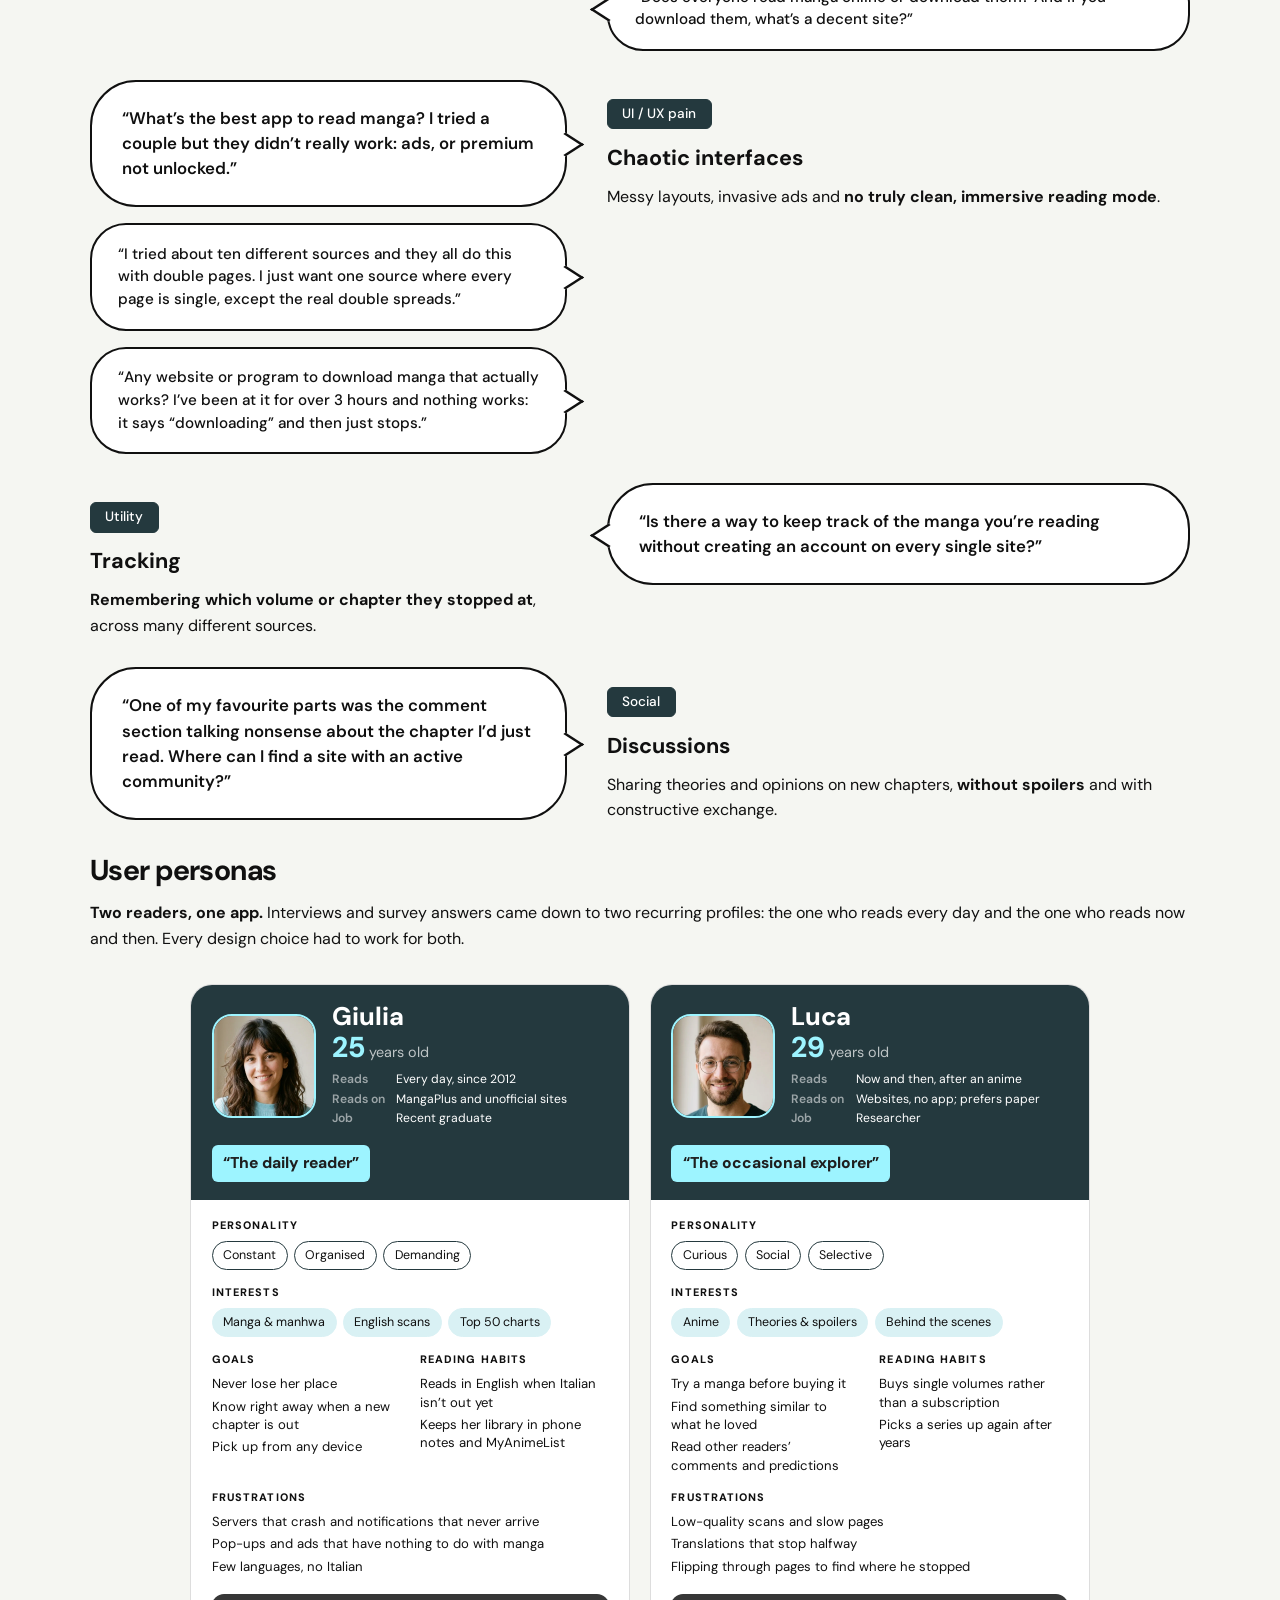
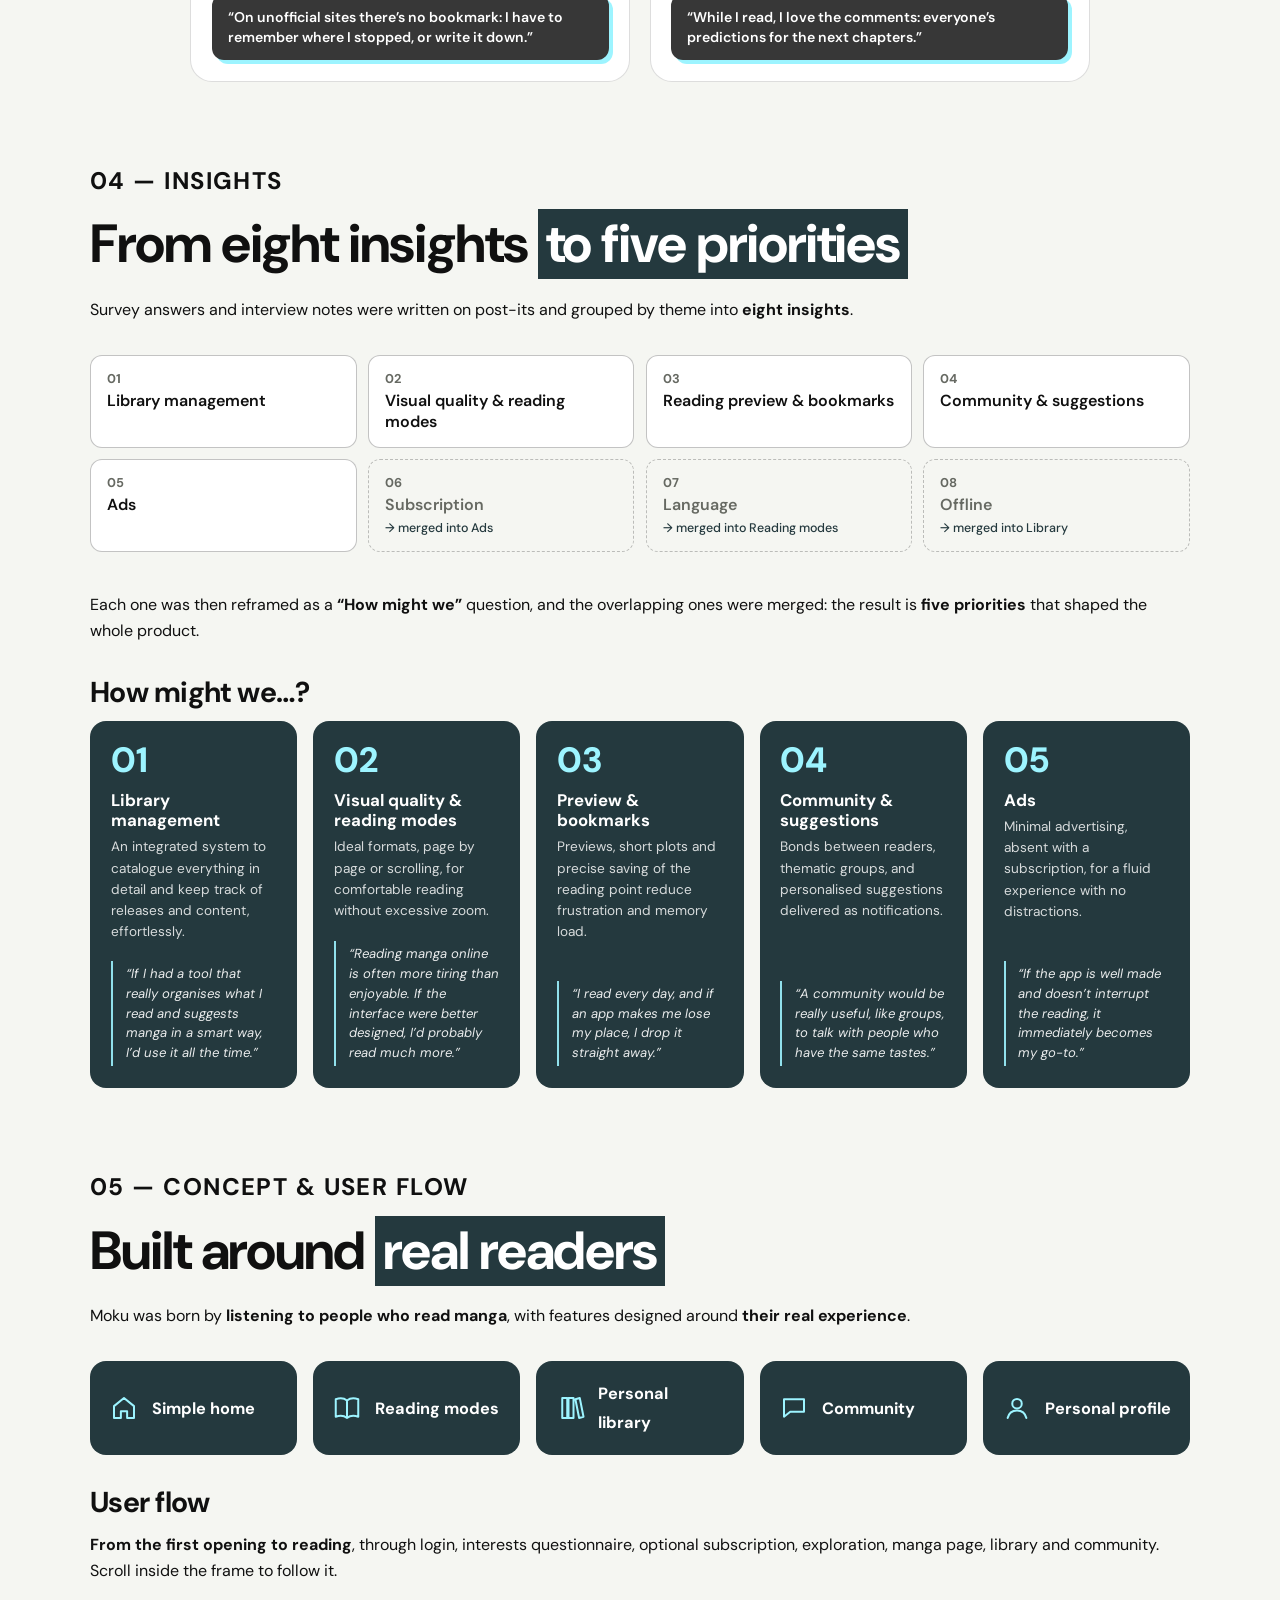
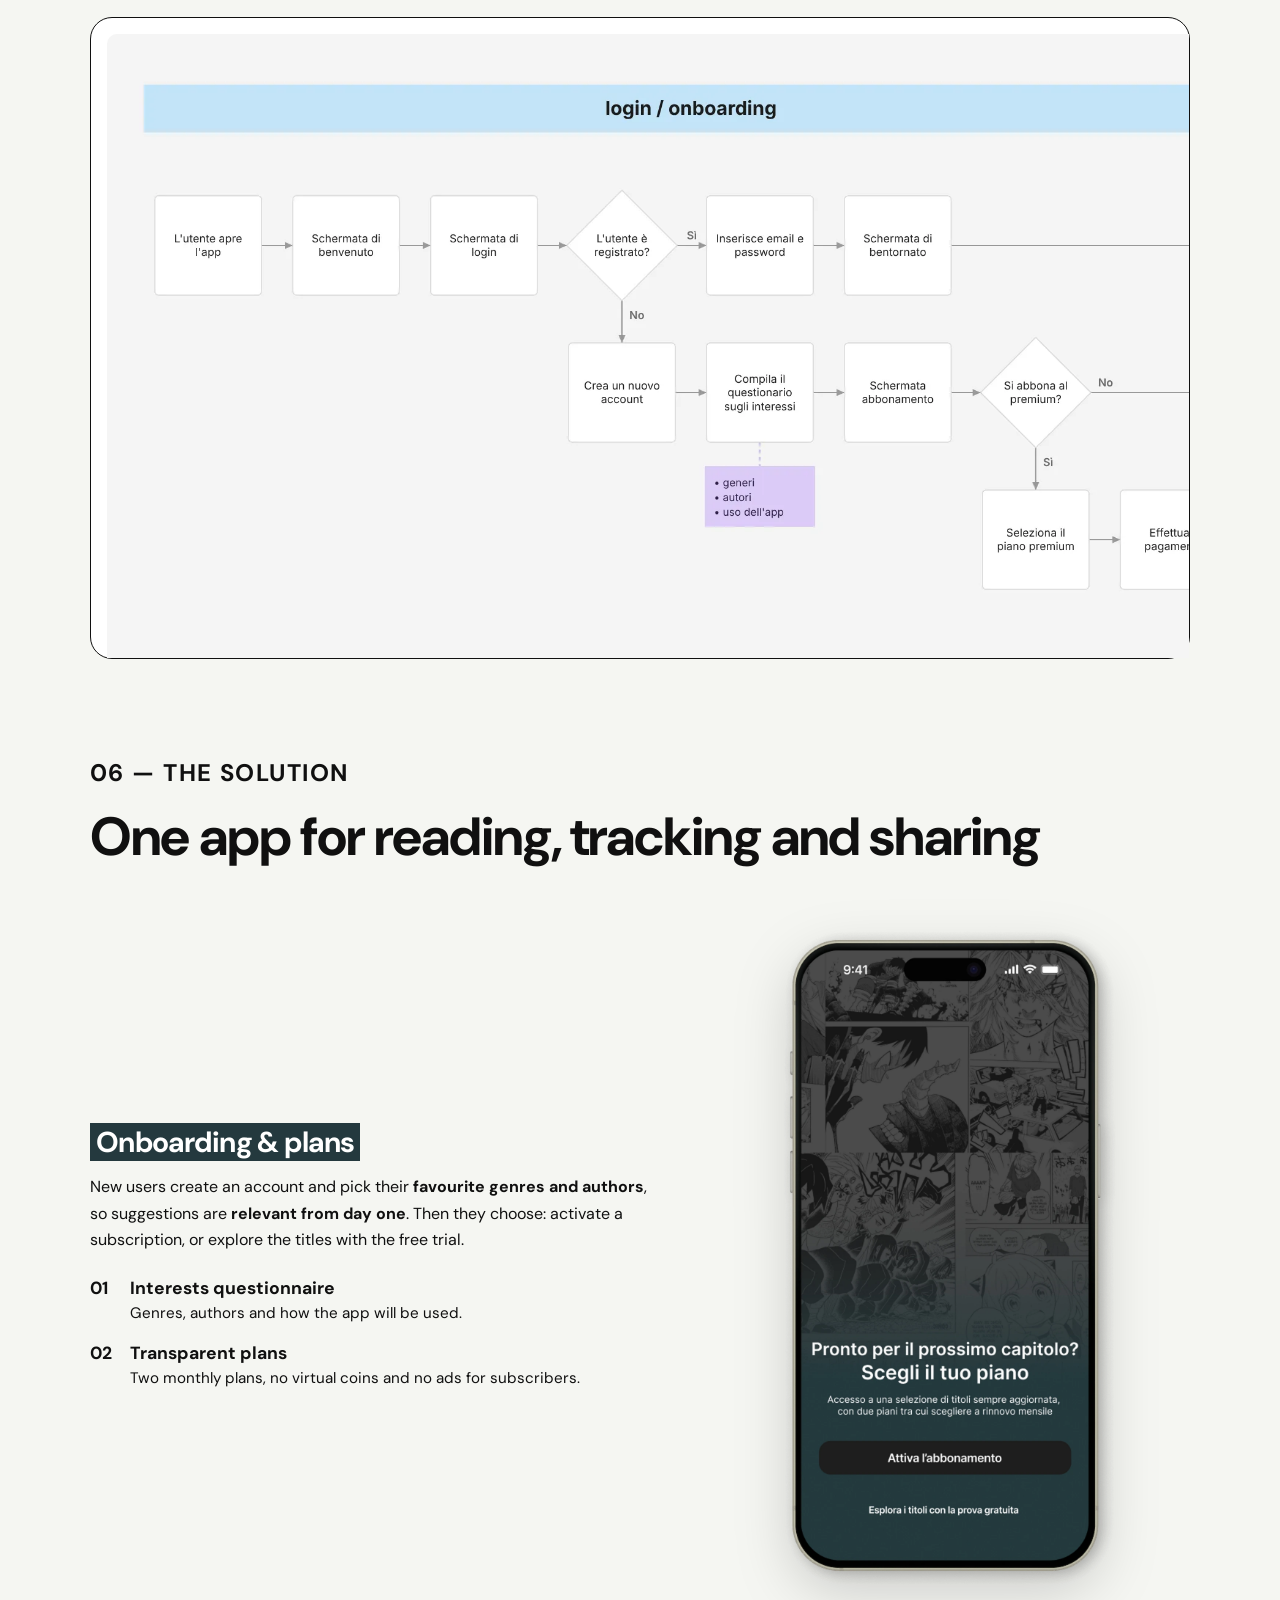
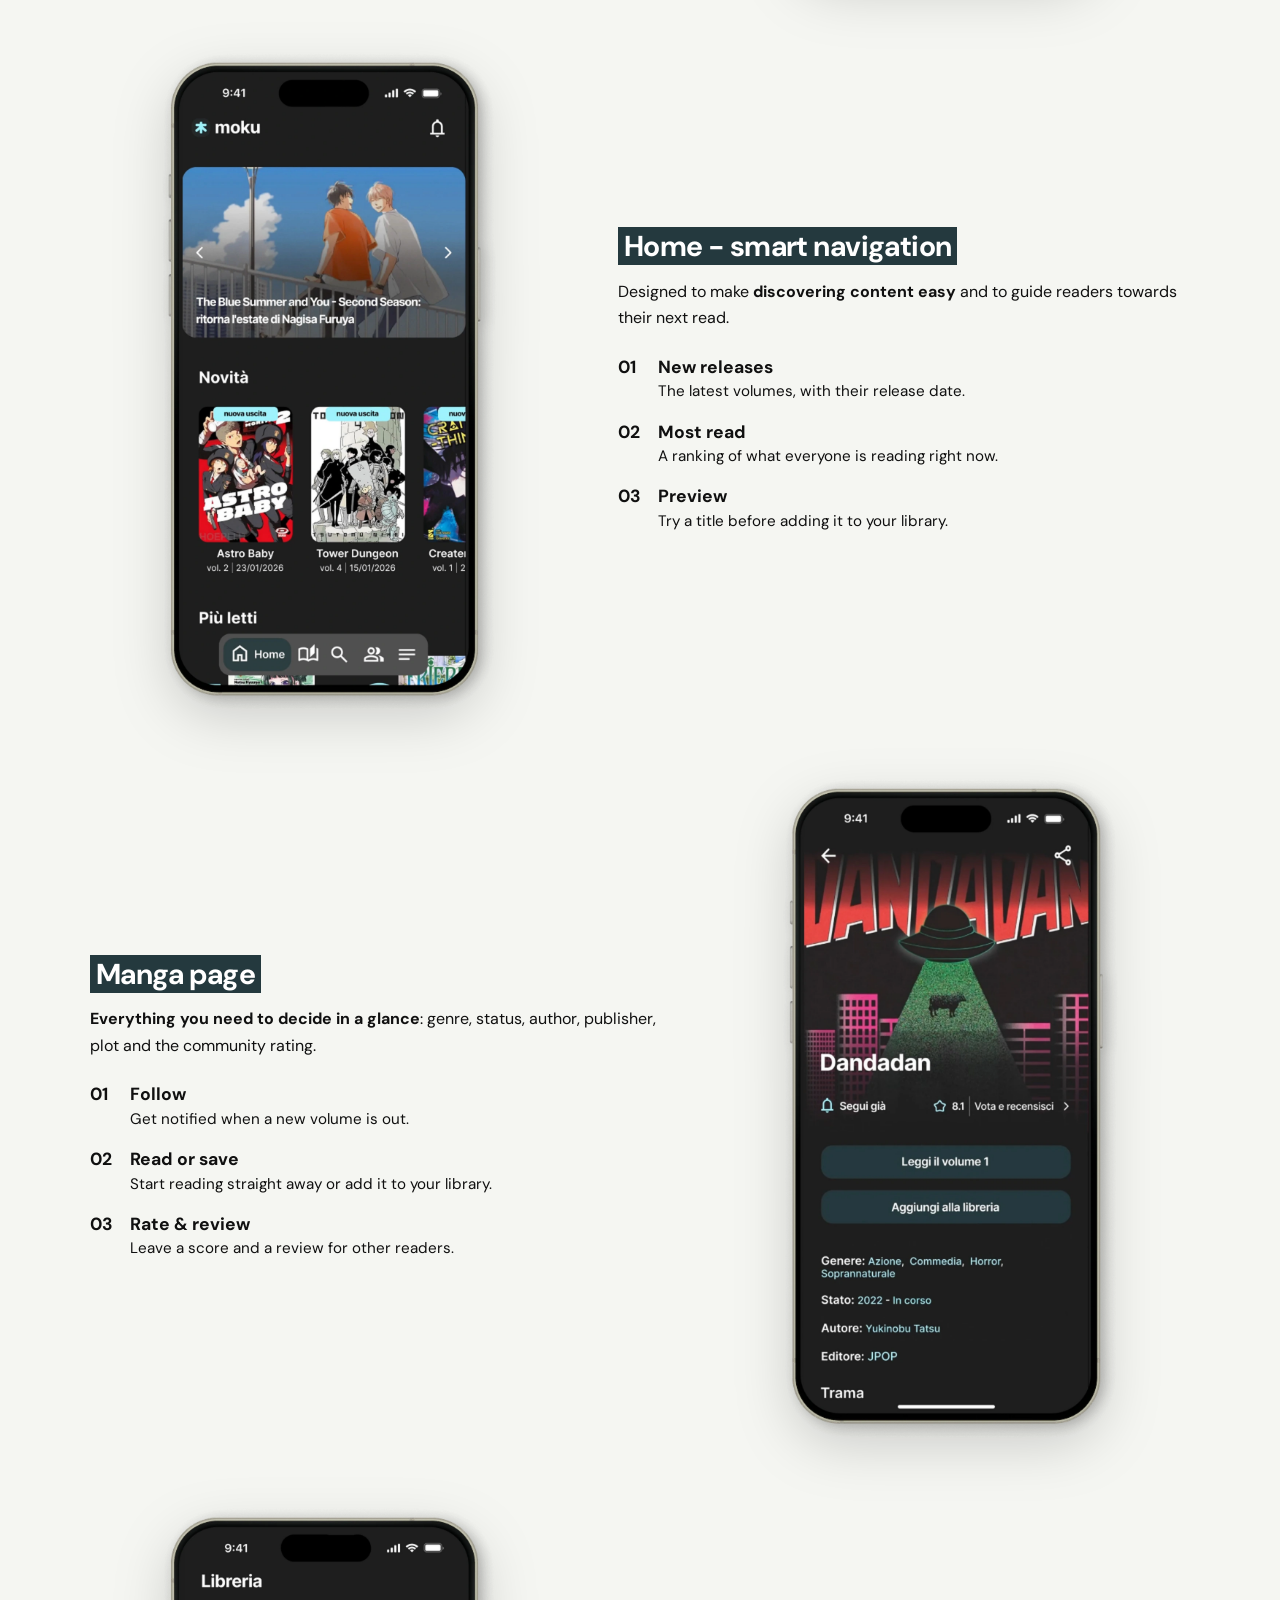
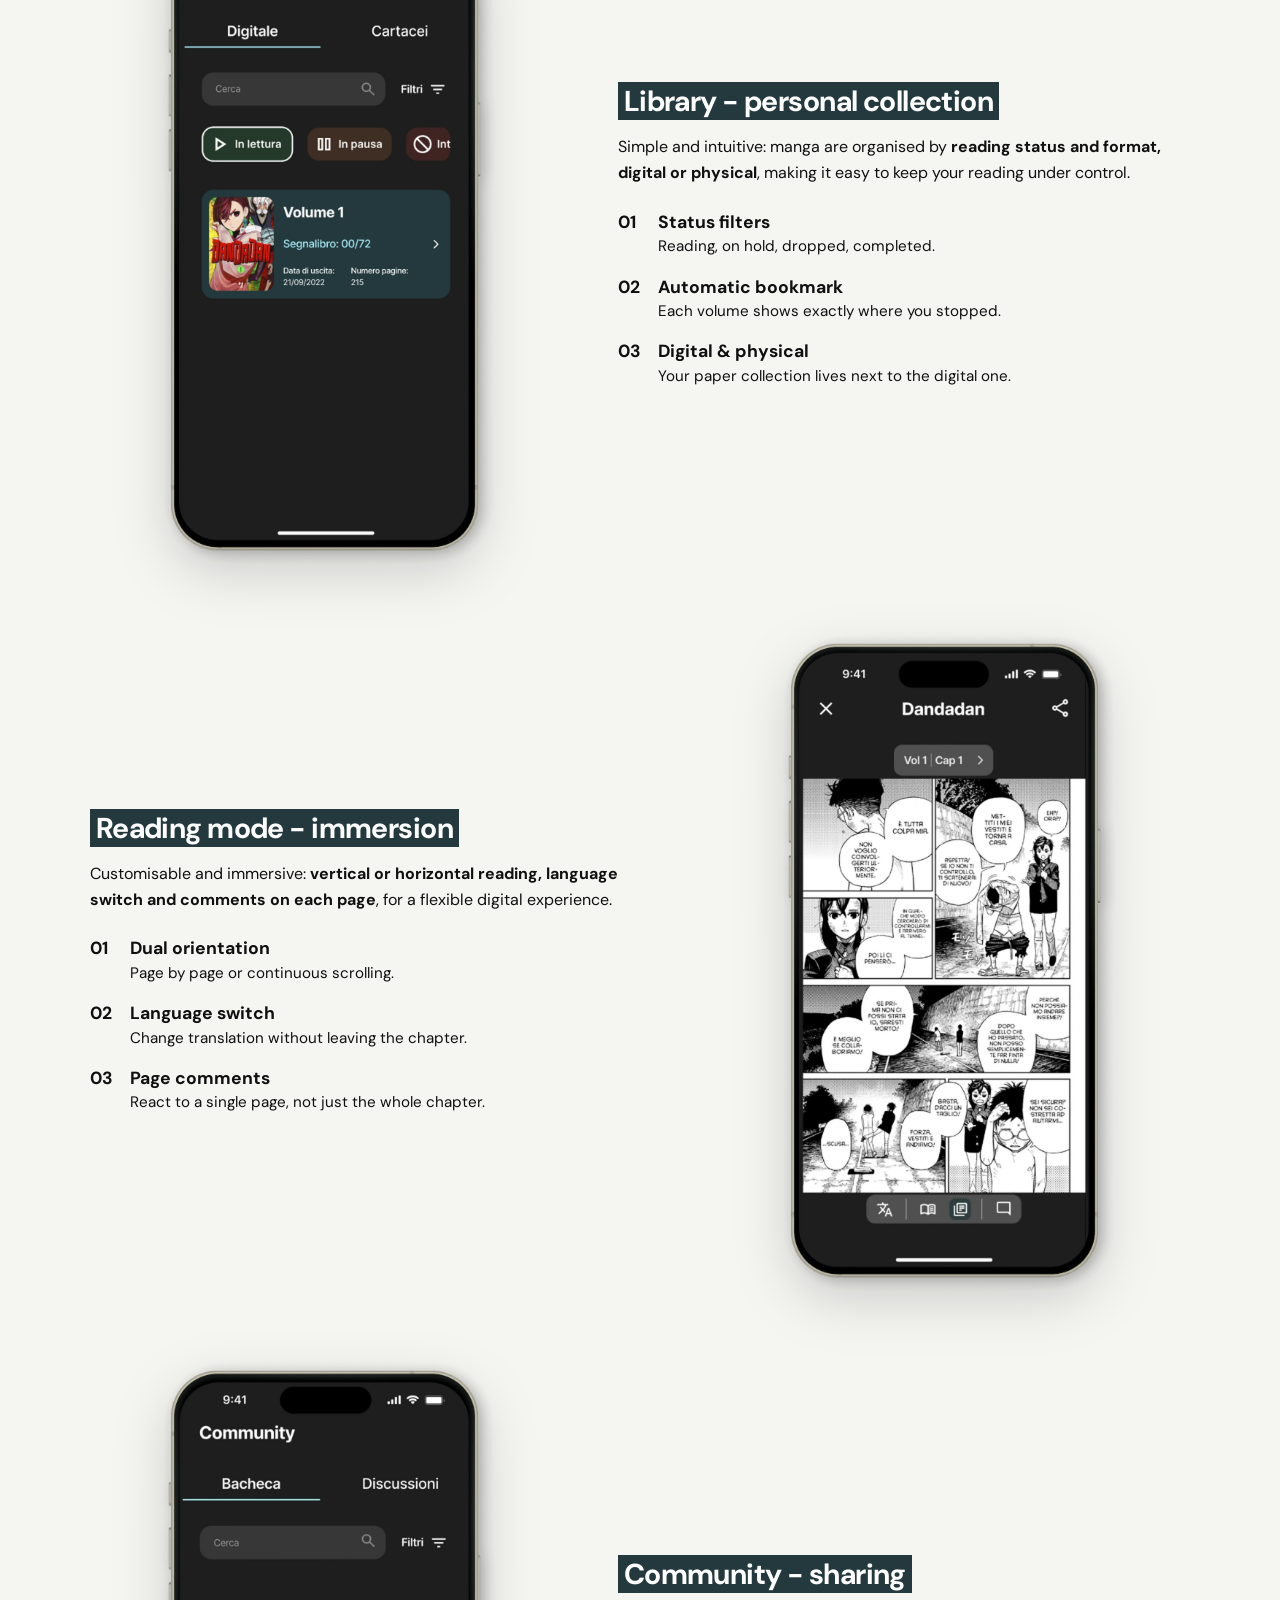
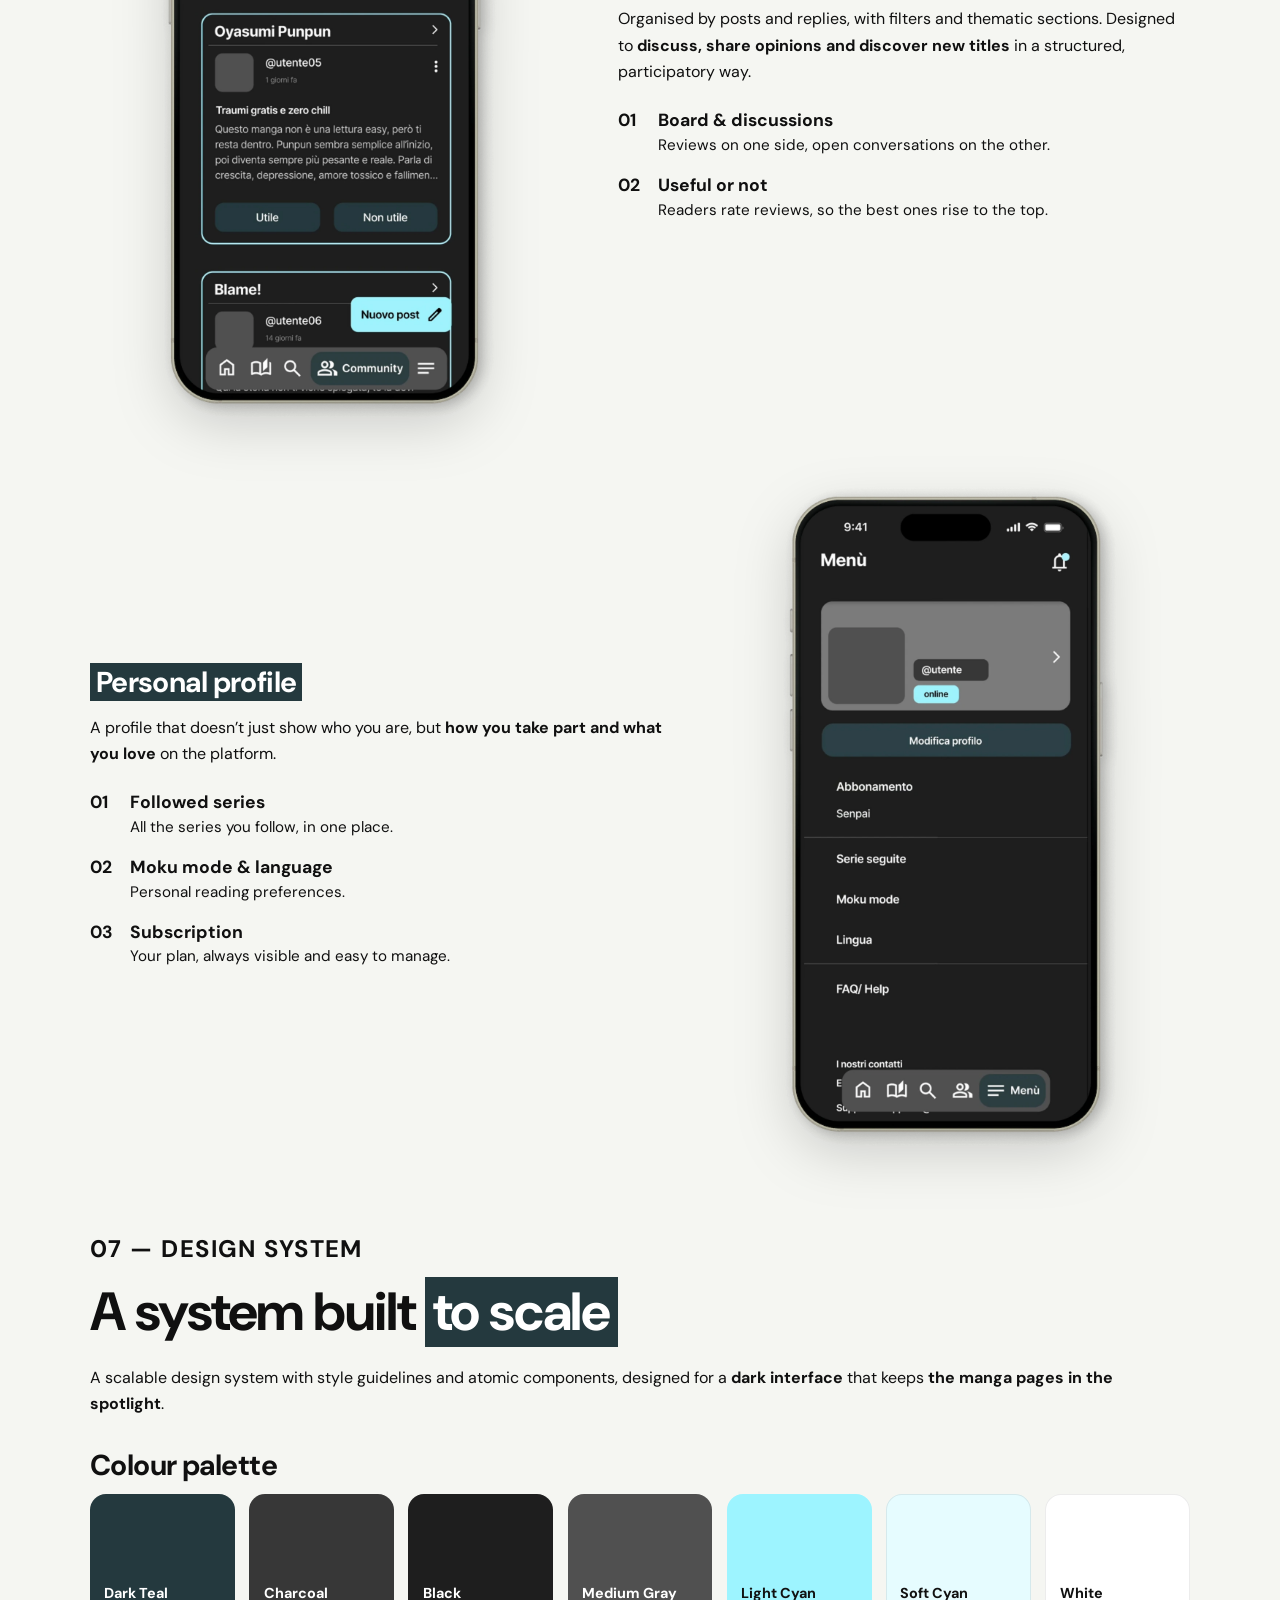
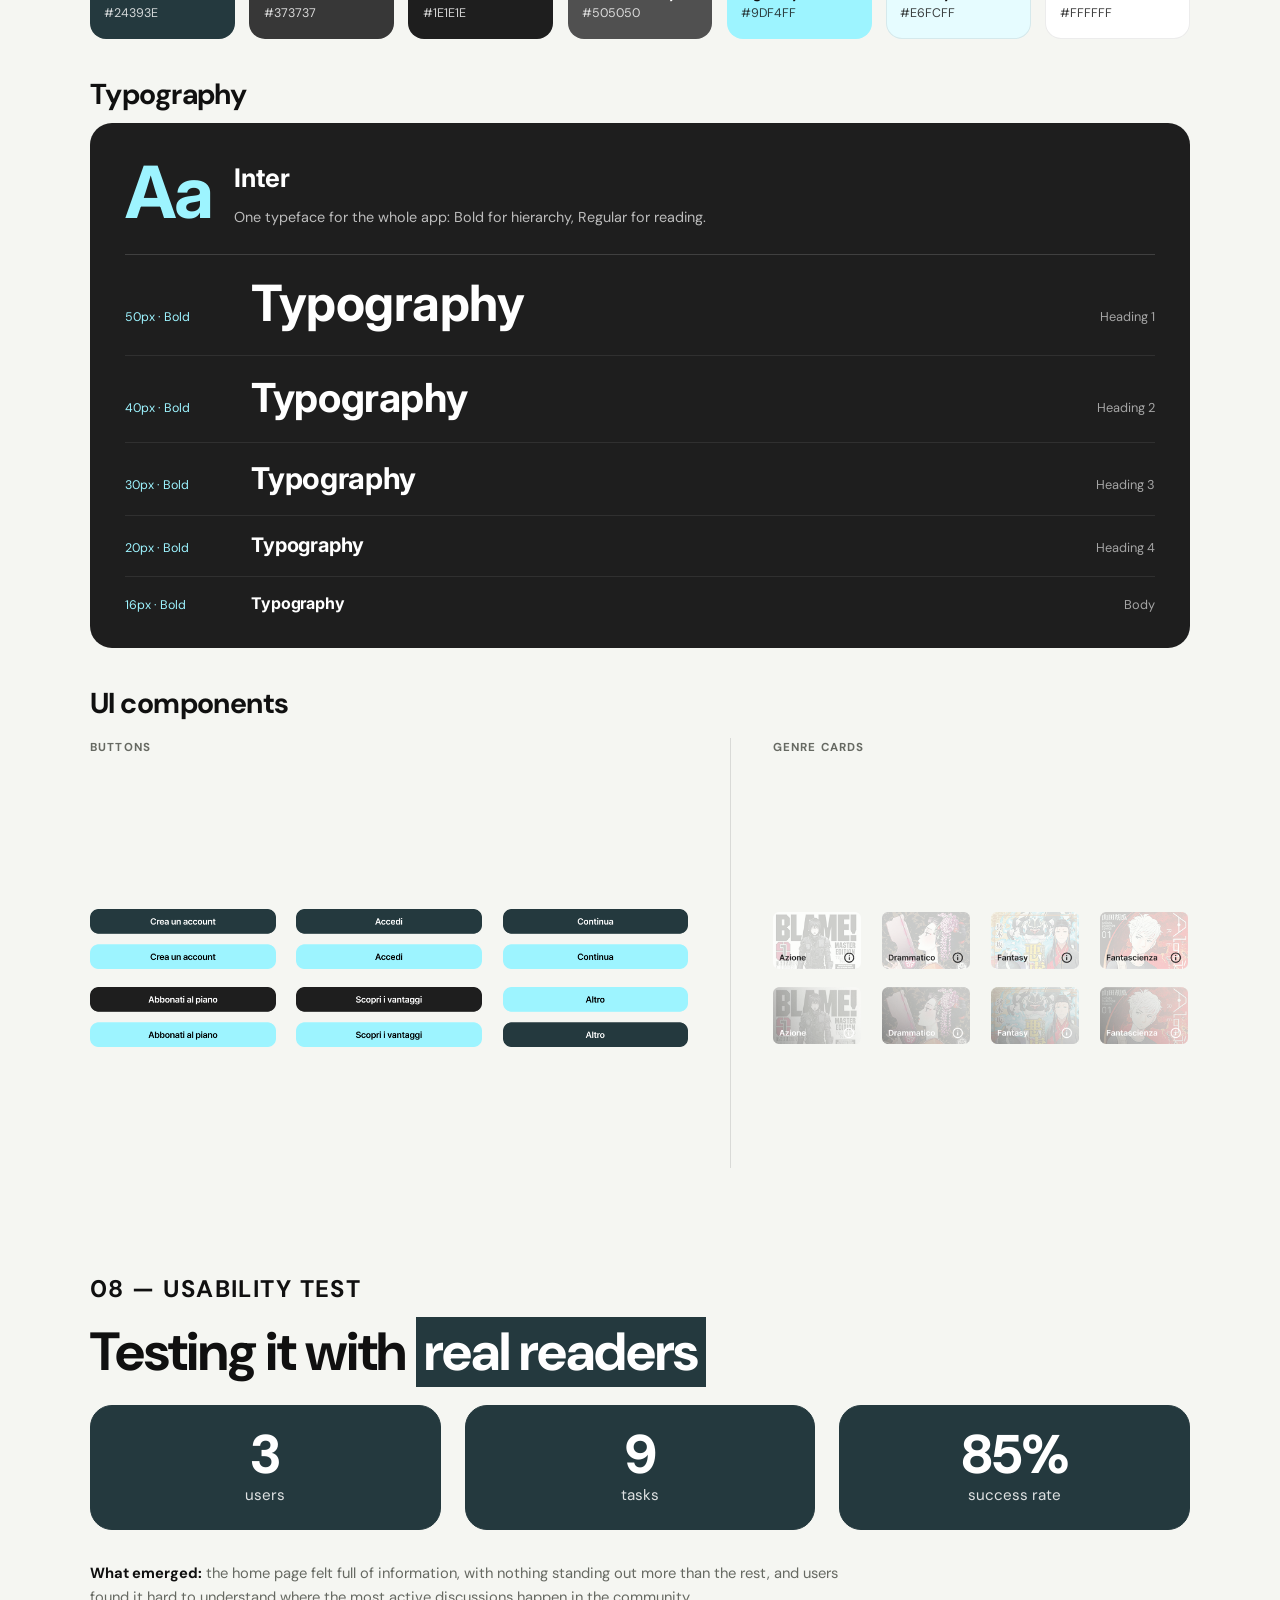
<file: moku-detail.html>
<!doctype html>
<html lang="en">

<head>
  <meta charset="utf-8">
  <meta name="viewport" content="width=device-width, initial-scale=1">
  <meta name="description" content="Moku: a UX/UI case study on a manga reading, cataloguing and community app, by Morena Nobile." data-it-content="Moku: un case study UX/UI su un&#x27;app per leggere, catalogare e discutere di manga, di Morena Nobile.">
  <title data-it="Moku — Case study · Morena Nobile">Moku — Case study · Morena Nobile</title>
  <link rel="icon" href="favicon.ico" sizes="any">
  <link rel="icon" href="favicon.svg" type="image/svg+xml">
  <link rel="icon" href="favicon-32x32.png" type="image/png" sizes="32x32">
  <link rel="apple-touch-icon" href="apple-touch-icon.png">
  <link rel="manifest" href="site.webmanifest">
  <meta name="theme-color" content="#f5f6f2">
  <style>
:root {
  --ink: #101010;
  --paper: #f5f6f2;
  --green: #c0df97;
  --green-dark: #9fc76b;
  --line: #c8cac4;
  --muted: #666962;
  --white: #fff;
  --radius: 22px
}
* {
  box-sizing: border-box
}
html {
  scroll-behavior: smooth
}
body {
  margin: 0;
  background: var(--paper);
  color: var(--ink);
  font-family: "DM Sans", sans-serif;
  font-size: 16px;
  line-height: 1.8
}
button,
a {
  font: inherit
}
a {
  color: inherit;
  text-decoration: none
}
.skip-link {
  position: fixed;
  left: 1rem;
  top: -5rem;
  background: #000;
  color: #fff;
  padding: .8rem 1rem;
  z-index: 99
}
.skip-link:focus {
  top: 1rem
}
.site-header {
  height: 64px;
  display: grid;
  grid-template-columns: 1fr auto 1fr;
  align-items: center;
  padding: 0 clamp(1.25rem, 5vw, 5rem);
  border-bottom: 1px solid var(--line);
  position: sticky;
  top: 0;
  background: rgba(245, 246, 242, .9);
  backdrop-filter: blur(16px);
  z-index: 20
}
.site-header nav {
  gap: 0.5rem;
}
.site-header nav a {
  padding: 0.55rem 1.15rem;
  border: 1px solid transparent;
  border-radius: 999px;
  transition:
    background-color 0.2s ease,
    border-color 0.2s ease,
    transform 0.2s ease;
}
.site-header nav a:hover {
  background-color: var(--green);
  border-color: var(--ink);
  transform: translateY(-2px);
}
.site-header nav a::after {
  display: none;
}
.site-header nav a,
.text-link,
.socials a {
  position: relative
}
.site-header nav a:after,
.text-link:after,
.socials a:after {
  content: "";
  position: absolute;
  left: 0;
  right: 100%;
  bottom: -4px;
  height: 1px;
  background: currentColor;
  transition: .25s
}
.site-header nav a:hover:after,
.text-link:hover:after,
.socials a:hover:after {
  right: 0
}
.site-header>.button {
  justify-self: end
}
.button {
  display: inline-flex;
  align-items: center;
  justify-content: center;
  gap: .8rem;
  background: var(--green);
  border: 1px solid var(--ink);
  padding: 1rem 1.4rem;
  border-radius: 100px;
  font-weight: 600;
  box-shadow: 3px 3px 0 var(--ink);
  transition: .2s
}
.button:hover {
  transform: translate(3px, 3px);
  box-shadow: 0 0 0 var(--ink);
  background: var(--green-dark)
}
.button-small {
  padding: .65rem 1rem;
  box-shadow: none
}
.button-small:hover {
  transform: none
}
footer {
  border-top: 1px solid #7da34e;
  padding-top: 1.5rem;
  display: flex;
  justify-content: space-between;
  font-size: .78rem;
  text-transform: uppercase;
  letter-spacing: .06em
}
@media(max-width:900px) {
.site-header {
    grid-template-columns: 1fr auto
  }
.site-header nav {
    display: none
  }
}
@media(max-width:600px) {
.site-header {
    height: 70px;
    padding: 0 1rem
  }
.button-small {
    font-size: .82rem
  }
footer {
    gap: 1rem;
    flex-wrap: wrap
  }
footer span:last-child {
    display: none
  }
}
@media(prefers-reduced-motion:reduce) {
html {
    scroll-behavior: auto
  }
.photo-window,
  .project,
  .project-media img,
  .button {
    transition: none
  }
}
@media(min-width:901px) {
.site-header nav {
    grid-column: 2;
    justify-content: center;
  }
.site-header>.button {
    grid-column: 3;
    justify-self: end;
  }
}
.button,
.button-small,
.button-dark {
  min-height: 58px;
  padding: .8rem 1.65rem;
  border: 1.5px solid var(--ink);
  border-radius: 999px;
  background: var(--green);
  color: var(--ink);
  font-weight: 600;
  letter-spacing: .01em;
  box-shadow: 0 0 0 var(--ink);
  transform: translate(0, 0);
  transition: transform .18s ease, box-shadow .18s ease, background-color .18s ease;
}
.button:hover,
.button-small:hover,
.button-dark:hover {
  background: var(--green-dark);
  color: var(--ink);
  transform: translateY(-3px);
  box-shadow: 6px 7px 0 var(--ink);
}
.button:active,
.button-small:active,
.button-dark:active {
  transform: translate(0, 0);
  box-shadow: 0 0 0 var(--ink);
}
.button:focus-visible {
  outline: 3px solid var(--ink);
  outline-offset: 5px;
}
.site-header .button-small {
  min-height: 42px;
  padding: 0.45rem 1.2rem;
}
.site-header .button-small,
.site-header nav a {
  border: 1px solid transparent;
}
.site-header nav a:hover {
  border-color: transparent;
}
.section-title {
  display: flex;
  flex-direction: column;
  align-items: center;
  text-align: center;
  font-family: "Instrument Serif", serif;
  font-weight: 400;
  font-size: clamp(4rem, 8vw, 7rem);
  line-height: 0.95;
  letter-spacing: -0.02em;
  margin-top: 0;
  /* Rimuove eventuali margini superiori */
  padding-top: 2rem;
  /* Regola questo valore se vuoi spostarlo ancora più su */
  margin-bottom: 2rem;
  /* Ridotto per spostare in alto anche il contenuto sotto */
  color: var(--ink, #101010);
}
.section-title mark.highlight {
  display: inline-block;
  background-color: #b3db87;
  color: var(--ink, #101010);
  font-family: "Instrument Serif", serif;
  font-style: italic;
  font-weight: 400;
  padding: 0.05em 0.3em;
  margin-top: -0.18em;
  /* Valore negativo per avvicinarlo alla riga sopra */
  line-height: 0.85;
  /* Ridotto per compattare ulteriormente */
}
.contact-footer {
  padding: 0 clamp(1.25rem, 4vw, 4rem) 2rem;
}
.site-header .button-small[aria-current="page"] {
  background: var(--green-dark);
}
.pd-hero {
  text-align: center;
  padding: clamp(2rem, 5vw, 4rem) clamp(1.25rem, 4vw, 4rem) 4rem;
  background-color: var(--paper);
  background-image:
    linear-gradient(to right, rgba(0, 0, 0, 0.08) 1px, transparent 1px),
    linear-gradient(to bottom, rgba(0, 0, 0, 0.08) 1px, transparent 1px);
  background-size: 20px 20px;
}
.pd-back {
  display: inline-block;
  margin-bottom: 1rem;
  font-size: 0.9rem;
  font-weight: 600;
}
.section-title.pd-title {
  font-size: clamp(3.4rem, 10vw, 7rem);
  padding-top: 0;
}
.pd-lead {
  max-width: 640px;
  margin: 0 auto 2rem;
  line-height: 1.6;
}
.pd-meta {
  display: grid;
  grid-template-columns: repeat(auto-fit, minmax(160px, 1fr));
  gap: 1rem;
  max-width: 900px;
  margin: 0 auto 2.5rem;
  text-align: left;
}
.pd-meta div,
.pd-card {
  background: var(--white);
  border: 1.5px solid var(--ink);
  border-radius: var(--radius);
  box-shadow: 5px 5px 0 var(--ink);
}
.pd-meta div {
  padding: 1rem 1.2rem;
  box-shadow: 4px 4px 0 var(--ink);
}
.pd-meta dt {
  font-size: 0.72rem;
  letter-spacing: 0.1em;
  text-transform: uppercase;
  color: var(--muted);
  font-weight: 600;
}
.pd-meta dd {
  margin: 0;
  font-weight: 600;
  line-height: 1.4;
}
.pd-shot {
  display: block;
  width: 100%;
  height: auto;
  background: var(--white);
  border: 1.5px solid var(--ink);
  border-radius: var(--radius);
}
.pd-hero .pd-shot {
  max-width: 900px;
  margin: 0 auto;
  box-shadow: 10px 10px 0 var(--ink);
}
.pd {
  padding: 0 clamp(1.25rem, 4vw, 4rem) 4rem;
}
.pd-section {
  max-width: 1100px;
  margin: 0 auto;
  padding-top: clamp(3rem, 6vw, 5.5rem);
}
.pd-kicker {
  margin: 0 0 0.6rem;
  font-size: 0.75rem;
  font-weight: 600;
  letter-spacing: 0.12em;
  text-transform: uppercase;
}
.pd-section h2 {
  margin: 0 0 1rem;
  font-family: "Instrument Serif", serif;
  font-weight: 400;
  font-size: clamp(2.4rem, 5vw, 4rem);
  line-height: 1.05;
  letter-spacing: -0.02em;
}
.pd-section h2 mark {
  background: #b3db87;
  color: var(--ink);
  font-style: italic;
  padding: 0 0.2em;
}
.pd-intro {
  max-width: none;
  margin: 0 0 2rem;
  line-height: 1.65;
}
.pd-grid {
  display: grid;
  gap: 1.5rem;
  margin-bottom: 2rem;
}
.pd-grid.c3 { grid-template-columns: repeat(3, 1fr); }
.pd-grid.c4 { grid-template-columns: repeat(4, 1fr); }
.pd-card {
  padding: 1.4rem 1.5rem;
}
.pd-card h3 {
  margin: 0 0 0.5rem;
  font-family: "Instrument Serif", serif;
  font-weight: 400;
  font-size: 1.6rem;
  line-height: 1.1;
}
.pd-card p {
  margin: 0;
  font-size: 0.95rem;
  line-height: 1.6;
}
.pd-card .pd-num {
  display: inline-block;
  margin-bottom: 0.6rem;
  padding: 0.1rem 0.7rem;
  background: var(--green);
  border: 1px solid var(--ink);
  border-radius: 999px;
  font-size: 0.8rem;
  font-weight: 600;
}
.pd-stat {
  text-align: center;
}
.pd-stat strong {
  display: block;
  font-family: "Instrument Serif", serif;
  font-weight: 400;
  font-size: 4rem;
  line-height: 1;
}
.pd-profile {
  border-top: 10px solid var(--c, var(--green));
}
.pd-split {
  display: grid;
  grid-template-columns: 1fr 1fr;
  gap: 2.5rem;
  align-items: center;
  margin-bottom: 2rem;
}
.pd-split.rev > :first-child {
  order: 2;
}
.pd-split p {
  line-height: 1.65;
}
.pd-bars {
  list-style: none;
  margin: 1rem 0 0;
  padding: 0;
  display: grid;
  gap: 0.5rem;
}
.pd-bars li {
  display: grid;
  grid-template-columns: 110px 1fr 40px;
  gap: 0.6rem;
  align-items: center;
  font-size: 0.85rem;
}
.pd-bars i {
  display: block;
  height: 14px;
  border: 1px solid var(--ink);
  border-radius: 999px;
  background: var(--green);
  width: var(--w);
}
.pd-quote {
  margin: 2rem 0;
  padding: clamp(1.5rem, 4vw, 2.5rem);
  background: var(--green);
  border: 1.5px solid var(--ink);
  border-radius: var(--radius);
  box-shadow: 8px 8px 0 var(--ink);
  font-family: "Instrument Serif", serif;
  font-style: italic;
  font-size: clamp(1.8rem, 4vw, 3rem);
  line-height: 1.1;
}
.pd-flow {
  margin-bottom: 1rem;
  background: var(--white);
  border: 1.5px solid var(--ink);
  border-radius: var(--radius);
}
.pd-flow summary {
  padding: 1rem 1.4rem;
  font-weight: 600;
  cursor: pointer;
}
.pd-scroll {
  overflow-x: auto;
  padding: 0 1rem 1rem;
}
.pd-scroll img {
  display: block;
  width: 1500px;
  max-width: none;
  height: auto;
}
.pd-actions {
  display: flex;
  flex-wrap: wrap;
  gap: 1rem;
  justify-content: center;
  margin-top: 2.5rem;
}
@media (max-width: 800px) {
.pd-grid.c2, .pd-grid.c3, .pd-grid.c4, .pd-split { grid-template-columns: 1fr; }
.pd-split.rev > :first-child { order: 0; }
.pd-bars li { grid-template-columns: 90px 1fr 36px; }
}
.pd-sub {
  margin: 2rem 0 0.8rem;
  font-family: "Instrument Serif", serif;
  font-weight: 400;
  font-size: clamp(1.7rem, 3vw, 2.2rem);
  line-height: 1.1;
}
.pd-split .pd-sub {
  margin-top: 0;
}
.pd-section > .pd-shot,
.pd-section > .pd-split {
  margin-bottom: 2rem;
}
.pd-table-wrap {
  overflow-x: auto;
  margin-bottom: 2rem;
  background: var(--white);
  border: 1.5px solid var(--ink);
  border-radius: var(--radius);
  box-shadow: 5px 5px 0 var(--ink);
}
.pd-table {
  width: 100%;
  min-width: 720px;
  border-collapse: collapse;
  font-size: 0.9rem;
  text-align: center;
}
.pd-table th,
.pd-table td {
  padding: 0.8rem 0.7rem;
  border-bottom: 1px solid var(--line);
}
.pd-table thead th {
  font-size: 0.78rem;
  line-height: 1.3;
}
.pd-table tbody th {
  text-align: left;
  padding-left: 1.2rem;
}
.pd-table tbody tr:last-child th,
.pd-table tbody tr:last-child td {
  border-bottom: 0;
}
.pd-stars {
  font-size: 1.15rem;
  letter-spacing: 0.1em;
  white-space: nowrap;
}
.pd-stars s {
  text-decoration: none;
  color: var(--line);
}

/* ---- Timeline ---- */
.pd-timeline { padding: clamp(1.2rem, 3vw, 2rem); margin-bottom: 2rem; }
.pd-timeline .pd-sub { margin-top: 0; }
.tl-scroll { overflow-x: auto; }
.tl { min-width: 720px; }
.tl-weeks { display: grid; grid-template-columns: repeat(4, 1fr); }
.tl-weeks span { justify-self: center; padding: 0.3rem 1.8rem; background: var(--green); border: 1px solid var(--ink); border-radius: 10px; font-size: 0.85rem; font-weight: 600; }
.tl-body {
  margin-top: 1rem; padding: 0.4rem 0;
  background:
    repeating-linear-gradient(to bottom, var(--line) 0 6px, transparent 6px 12px) 0 0 / 1px 100% no-repeat,
    repeating-linear-gradient(to bottom, var(--line) 0 6px, transparent 6px 12px) 25% 0 / 1px 100% no-repeat,
    repeating-linear-gradient(to bottom, var(--line) 0 6px, transparent 6px 12px) 50% 0 / 1px 100% no-repeat,
    repeating-linear-gradient(to bottom, var(--line) 0 6px, transparent 6px 12px) 75% 0 / 1px 100% no-repeat,
    repeating-linear-gradient(to bottom, var(--line) 0 6px, transparent 6px 12px) 100% 0 / 1px 100% no-repeat;
}
.tl-row { position: relative; height: 3rem; }
.tl-bar { position: absolute; top: 0.35rem; height: 2.3rem; display: flex; align-items: center; justify-content: center; padding: 0 0.5rem; overflow: hidden; background: #e9f3d8; border: 1px solid var(--ink); border-radius: 10px; font-size: 0.85rem; font-weight: 500; line-height: 1.2; white-space: nowrap; }

/* ---- Research charts ---- */
.pd-chart { margin: 0 0 2rem; padding: clamp(1.2rem, 3vw, 2rem); }
.pd-chart figcaption { max-width: 640px; margin-bottom: 1.5rem; font-family: "Instrument Serif", serif; font-size: clamp(1.4rem, 2.6vw, 2rem); line-height: 1.15; }
.ch1 { display: grid; grid-template-columns: 1fr 1.2fr; gap: 2rem; align-items: end; }
.bars { display: grid; grid-template-columns: repeat(4, 1fr); gap: 0.8rem; align-items: end; padding-right: 1.5rem; border-right: 1px dashed var(--ink); }
.bc { display: flex; flex-direction: column; justify-content: flex-end; text-align: center; font-size: 0.78rem; line-height: 1.2; }
.bc b { margin-bottom: 0.35rem; font-size: 0.9rem; }
.bc i { display: block; width: 100%; height: calc(var(--p) * 2.4px); background: var(--green-dark); background: color-mix(in srgb, var(--green-dark) calc(var(--t) * 100%), #fff); border: 1px solid var(--ink); border-radius: 10px 10px 0 0; }
.bc span { margin-top: 0.5rem; min-height: 2.4em; }
.people { display: grid; grid-template-columns: repeat(13, 1fr); gap: 0.6rem 0.3rem; }
.pp { display: block; width: 100%; height: auto; fill: var(--line); }
.pp.on { fill: var(--green-dark); }
.legend { display: flex; flex-wrap: wrap; align-items: center; gap: 0.4rem; margin: 1.2rem 0 0; font-size: 0.85rem; line-height: 1.3; }
.legend .pp { width: 12px; height: 20px; margin-left: 0.6rem; }
.legend .pp:first-child { margin-left: 0; }
.ch2 { position: relative; max-width: 900px; margin: 0 auto; aspect-ratio: 16 / 9; }
.ch2-circles { position: absolute; right: 0; bottom: 0; height: 100%; aspect-ratio: 1; }
.ch2-circles .ring { position: absolute; bottom: 0; left: 50%; aspect-ratio: 1; transform: translateX(-50%); border: 1px solid var(--ink); border-radius: 50%; }
.r1 { width: 100%; background: #eef6e0; }
.r2 { width: 64%; background: #d9eab9; }
.r3 { width: 32%; background: var(--green-dark); }
.ch2-circles b { position: absolute; left: 50%; transform: translate(-50%, -50%); font-family: "Instrument Serif", serif; font-weight: 400; font-size: clamp(1.5rem, 5vw, 3.2rem); line-height: 1; }
.ch2-labels { margin: 0; padding: 0; list-style: none; }
.ch2-labels li { position: absolute; left: 0; width: 46%; display: flex; align-items: center; gap: 0.5rem; transform: translateY(-50%); font-size: clamp(0.7rem, 1.8vw, 0.95rem); font-weight: 600; line-height: 1.2; }
.ch2-labels li span { flex: none; max-width: 42%; }
.ch2-labels li i { flex: 1; height: 1px; background: var(--ink); }

/* ---- Insights ---- */
.pd-insights { display: grid; grid-template-columns: repeat(2, 1fr); gap: 1.5rem; }
.pd-insight { padding: clamp(1.6rem, 3vw, 2.4rem); background: var(--white); border: 1.5px solid var(--ink); border-radius: var(--radius); box-shadow: 6px 6px 0 var(--ink); }
.pd-insight.alt { background: var(--green); }
.pd-insight .num { display: inline-block; margin-bottom: 1rem; padding: 0.05rem 0.8rem; background: var(--paper); border: 1px solid var(--ink); border-radius: 999px; font-family: "Instrument Serif", serif; font-style: italic; font-size: 1.3rem; line-height: 1.4; }
.pd-insight h3 { margin: 0 0 0.8rem; font-family: "Instrument Serif", serif; font-weight: 400; font-size: clamp(2rem, 3.4vw, 2.8rem); line-height: 1.02; letter-spacing: -0.01em; }
.pd-insight p { margin: 0; font-size: 1.05rem; line-height: 1.6; }

/* ---- Personas ---- */
.pd-personas { display: grid; gap: 1.5rem; margin-bottom: 2rem; }
.pd-persona { display: grid; grid-template-columns: 340px 1fr; gap: 2rem; padding: clamp(1.4rem, 3vw, 2rem); border-top: 12px solid var(--green); }
.pd-persona header { display: flex; align-items: center; gap: 1.2rem; margin-bottom: 1.2rem; }
.pd-persona header img { flex: none; width: 110px; height: 110px; object-fit: cover; border: 1.5px solid var(--ink); border-radius: 50%; }
.pd-persona h3 { margin: 0 0 0.4rem; font-size: 2.6rem; }
.pd-persona dl { display: grid; grid-template-columns: auto 1fr; gap: 0.15rem 0.7rem; margin: 0; font-size: 0.85rem; line-height: 1.4; }
.pd-persona dt { color: var(--muted); font-weight: 600; }
.pd-persona dd { margin: 0; }
.pd-persona .pq { margin: 0; padding: 0.7rem 1rem; background: var(--green); border-radius: 14px; font-family: "Instrument Serif", serif; font-style: italic; font-size: 1.7rem; line-height: 1.1; }
.pr { display: grid; grid-template-columns: 1fr 1fr; gap: 0 2rem; align-content: start; }
.pr .wide { grid-column: 1 / -1; }
.pd-persona h4 { margin: 0 0 0.4rem; padding-top: 0.2rem; font-size: 0.72rem; letter-spacing: 0.1em; text-transform: uppercase; }
.pr > div { margin-bottom: 1.1rem; }
.pd-persona ul { margin: 0; padding-left: 1.1rem; font-size: 0.92rem; line-height: 1.5; }

/* ---- User flow ---- */
.pd-userflow { padding: clamp(1.2rem, 3vw, 2rem); margin-bottom: 2rem; }
.pd-userflow .pd-sub { margin-top: 0; }
.uf { display: grid; grid-template-columns: repeat(5, 1fr); column-gap: 1rem; row-gap: 1rem; margin-top: 1.5rem; }
.uf-group { position: relative; padding-bottom: 1.1rem; text-align: center; font-size: 0.85rem; grid-row: 1; }
.uf-group::after { content: ""; position: absolute; left: 10%; right: 10%; bottom: 0; height: 12px; border: 1.5px solid var(--ink); border-bottom: 0; }
.g1 { grid-column: 1 / 3; }
.g2 { grid-column: 3 / 6; }
.uf-step { position: relative; grid-row: 2; text-align: center; }
.s1 { grid-column: 1; } .s2 { grid-column: 2; } .s3 { grid-column: 3; } .s4 { grid-column: 4; } .s5 { grid-column: 5; }
.uf-step:not(.s5)::after { content: ""; position: absolute; top: 42px; left: calc(50% + 50px); width: calc(100% - 100px + 1rem); border-top: 1.5px dashed var(--ink); }
.tile { display: grid; place-items: center; width: 84px; height: 84px; margin: 0 auto 1rem; background: var(--green); border: 1.5px solid var(--ink); border-radius: 18px; box-shadow: 4px 4px 0 var(--ink); font-family: "Instrument Serif", serif; font-size: 2.2rem; line-height: 1; }
.uf-step h4 { margin: 0 0 0.4rem; font-size: 1rem; line-height: 1.3; }
.uf-step p { margin: 0; font-size: 0.88rem; line-height: 1.5; }

@media (max-width: 900px) {
  .pd-persona { grid-template-columns: 1fr; gap: 1rem; }
}
@media (max-width: 800px) {
  .ch1, .pd-insights, .pr { grid-template-columns: 1fr; }
  .bars { padding: 0 0 1.5rem; border-right: 0; border-bottom: 1px dashed var(--ink); }
  .uf { grid-template-columns: 1fr; }
  .uf-group, .uf-step { grid-column: 1; grid-row: auto; }
  .g1 { order: 0; } .s1 { order: 1; } .s2 { order: 2; } .g2 { order: 3; } .s3 { order: 4; } .s4 { order: 5; } .s5 { order: 6; }
  .uf-group { padding: 0 0 0.4rem; border-bottom: 1.5px solid var(--ink); text-align: left; font-weight: 600; }
  .uf-group::after, .uf-step::after { display: none; }
}


/* ==========================================================
   HOMIZY LOOK: giallo + nero + tipografia dell'app
   (per tornare al serif del sito: --pd-head: "Instrument Serif", serif)
   ========================================================== */
:root { --hy: #ffd233; --hy-soft: #fff3c4; --pd-head: "DM Sans", sans-serif; }

.pd-hero { background-color: #111; background-image: linear-gradient(to right, rgba(255,255,255,.06) 1px, transparent 1px), linear-gradient(to bottom, rgba(255,255,255,.06) 1px, transparent 1px); }
.pd-hero .section-title { color: #fff; }
.section-title.pd-title { font-family: var(--pd-head); font-weight: 800; letter-spacing: -0.04em; font-size: clamp(3.2rem, 9vw, 6.5rem); }
.pd-hero .section-title mark.highlight { background: var(--hy); color: #111; font-family: var(--pd-head); font-style: normal; font-weight: 800; }
.pd-hero .pd-lead { color: #e4e4de; }
.pd-hero .pd-meta div { box-shadow: 4px 4px 0 var(--hy); }
.pd-hero .pd-shot { border-color: #111; box-shadow: 10px 10px 0 var(--hy); }

.pd-kicker { display: inline-block; padding: 0.1rem 0.75rem; background: var(--hy); border: 1px solid var(--ink); border-radius: 999px; }
.pd-section h2, .pd-sub, .pd-card h3, .pd-insight h3, .pd-persona h3, .pd-chart figcaption, .pd-stat strong,
.pd-quote, .pd-persona .pq, .tile, .ch2-circles b, .pd-insight .num {
  font-family: var(--pd-head); font-weight: 700; font-style: normal; letter-spacing: -0.02em;
}
.pd-section h2 { font-size: clamp(2rem, 4.2vw, 3.4rem); line-height: 1.05; }
.pd-section h2 mark { background: var(--hy); font-style: normal; padding: 0 0.15em; }
.pd-sub { font-size: clamp(1.4rem, 2.4vw, 1.8rem); }
.pd-sub-s { margin: 2rem 0 0.8rem; font-size: 1.2rem; }
.pd-card h3 { font-size: 1.35rem; }
.pd-card .pd-num { background: var(--hy); }
.pd-stat strong { font-size: 3.4rem; font-weight: 800; }
.pd-chart figcaption { font-size: clamp(1.2rem, 2.2vw, 1.6rem); }

.tl-weeks span { background: var(--hy); }
.tl-bar { background: var(--hy-soft); border-color: rgba(0,0,0,.25); }
.bc i { background: var(--hy); background: color-mix(in srgb, var(--hy) calc(var(--t) * 100%), #fff); }
.pp.on { fill: var(--hy); }
.r1 { background: #fff4c6; } .r2 { background: #ffe98a; } .r3 { background: var(--hy); }
.ch2-circles b { font-weight: 800; font-size: clamp(1.4rem, 4.4vw, 2.8rem); }

.pd-insight { padding: clamp(1.3rem, 2.4vw, 1.8rem); }
.pd-insight h3 { font-size: clamp(1.5rem, 2.4vw, 2rem); line-height: 1.1; }
.pd-insight p { font-size: 0.98rem; }
.pd-insight .num { background: var(--hy); font-size: 1rem; }

.pd-persona { border-top-width: 1.5px; border-top-color: var(--ink); }
.pd-persona h3 { font-size: 2.2rem; }
.pd-persona .pq { padding: 0; background: none; border-radius: 0; font-size: 2rem; line-height: 1.15; }

.pd-quote { background: var(--hy); font-size: clamp(1.6rem, 3.6vw, 2.6rem); line-height: 1.15; }
.tile { background: var(--hy); font-size: 1.8rem; font-weight: 800; }
.pd-bars i { background: var(--hy); }

.pd-flow summary { display: flex; align-items: center; justify-content: space-between; gap: 1rem; list-style: none; }
.pd-flow summary::-webkit-details-marker { display: none; }
.pd-flow summary::after { content: ""; flex: none; width: 0.6rem; height: 0.6rem; border-right: 2px solid var(--ink); border-bottom: 2px solid var(--ink); transform: translateY(-25%) rotate(45deg); transition: transform 0.2s; }
.pd-flow[open] summary { background: var(--hy); border-radius: calc(var(--radius) - 2px) calc(var(--radius) - 2px) 0 0; }
.pd-flow[open] summary::after { transform: translateY(25%) rotate(-135deg); }

/* ritocchi */
.section-title.pd-title { line-height: 1; }
.pd-hero .section-title mark.highlight { margin-top: 0.08em; }
.pd-section h2 { margin-bottom: 1.5rem; }
.pd-timeline .pd-kicker { margin-bottom: 0.8rem; }

/* ---- Capitoli: solo testo, più grande ---- */
.pd-section > .pd-kicker { display: block; margin: 0 0 0.9rem; padding: 0; background: none; border: 0; border-radius: 0; font-size: clamp(1.1rem, 2vw, 1.5rem); font-weight: 700; letter-spacing: 0.06em; }

/* ---- Personas: foto quadrate più grandi ---- */
.pd-persona { grid-template-columns: 420px 1fr; }
.pd-persona header img { width: 160px; height: 160px; border-radius: 24px; }
.pd-persona header { gap: 1.4rem; }

/* ---- Accordion: numero ---- */
.pd-flow .fn { margin-right: 0.9rem; }

/* ---- CTA finale ---- */
.pd-final { margin-bottom: 2rem; padding: clamp(2rem, 5vw, 4rem); background: #111; color: #fff; border: 1.5px solid #111; border-radius: var(--radius); box-shadow: 10px 10px 0 var(--hy); text-align: center; }
.pd-final h2 { margin: 0 0 1rem; color: #fff; }
.pd-final p { max-width: 560px; margin: 0 auto 2rem; color: #dcdcd6; line-height: 1.6; }
.pd-final-actions { display: flex; flex-wrap: wrap; justify-content: center; gap: 1rem; }
.pd-cta { display: inline-flex; align-items: center; gap: 0.5rem; padding: 1rem 1.9rem; background: var(--hy); color: #111; border: 1.5px solid var(--hy); border-radius: 999px; font-family: var(--pd-head); font-weight: 700; font-size: 1.05rem; line-height: 1; transition: transform 0.15s ease, box-shadow 0.15s ease; }
.pd-cta:hover { transform: translate(-2px, -2px); box-shadow: 4px 4px 0 #fff; }
.pd-cta-alt { background: transparent; color: #fff; border-color: #fff; }
.pd-cta-alt:hover { box-shadow: 4px 4px 0 var(--hy); }

@media (max-width: 900px) {
  .pd-persona { grid-template-columns: minmax(0, 1fr); }
  .pd-persona header { flex-wrap: wrap; }
}
@media (max-width: 480px) {
  .pd-persona header img { width: 120px; height: 120px; }
}
.pd-timeline .pd-sub { margin-bottom: 1.3rem; }

/* ---- ZyMate: solo i telefoni, a filo con il bordo destro della pagina ---- */
.pd { --gutter: clamp(1.25rem, 4vw, 4rem); --bleed: calc((100vw - min(1100px, 100vw - 2 * var(--gutter))) / 2); overflow-x: clip; }
.pd-split.bleed { grid-template-columns: 1fr 1.25fr; }
.pd-split.bleed > img { width: calc(100% + var(--bleed)); max-width: none; margin-right: calc(-1 * var(--bleed)); background: transparent; border: 0; border-radius: 0; box-shadow: none; mix-blend-mode: multiply; }
@media (max-width: 800px) {
  .pd-split.bleed { grid-template-columns: 1fr; }
  .pd-split.bleed > img { width: 100%; margin-right: 0; }
}

/* ---- Sezione 6: ZyMatch / ZyMate / ZyTime ---- */
.pd-label { margin: 0 0 0.6rem; font-size: 0.72rem; font-weight: 700; letter-spacing: 0.1em; text-transform: uppercase; }
.pd-badge { display: inline-block; padding: 0.1rem 0.75rem; background: var(--hy); border: 1px solid var(--ink); border-radius: 999px; font-family: var(--pd-head); font-size: 0.85rem; font-weight: 700; line-height: 1.5; }
.pd-stage { padding: clamp(1.5rem, 3vw, 2.5rem); background: var(--hy-soft); border: 1.5px solid var(--ink); border-radius: var(--radius); box-shadow: 6px 6px 0 var(--ink); }
.pd-phones3 { display: grid; grid-template-columns: repeat(3, 1fr); gap: 2rem; }
.pd-phones3 figure { margin: 0; text-align: center; }
.pd-phones3 img { display: block; width: min(100%, 270px); height: auto; margin: 0 auto 1.2rem; }
.pd-phones3 figcaption { text-align: left; max-width: 300px; margin: 0 auto; }
.pd-phones3 figcaption b { display: block; margin: 0.5rem 0 0.2rem; font-family: var(--pd-head); font-size: 1.15rem; }
.pd-phones3 figcaption p { margin: 0; font-size: 0.92rem; line-height: 1.5; }
.pd-feature { display: grid; grid-template-columns: 1fr 480px; gap: 3rem; align-items: start; margin-top: 4rem; }
.pd-feature.flip { grid-template-columns: 480px 1fr; }
.pd-feature.flip .vis { order: -1; }
.pd-feature .txt { position: sticky; top: 6rem; }
.pd-feature .txt .pd-sub { margin-top: 0; }
.pd-feature .txt > p { line-height: 1.65; }
.pd-feature .vis img { display: block; width: 100%; height: auto; }
.pd-feature .vis.stage { padding: 1.5rem; background: var(--hy-soft); border: 1.5px solid var(--ink); border-radius: var(--radius); box-shadow: 6px 6px 0 var(--ink); }
.pd-houses { grid-template-columns: 1fr; gap: 1rem; margin: 1.5rem 0 0; }
.pd-houses .pd-card { padding: 1rem 1.3rem; }
.pd-houses .pd-card h3 { margin-bottom: 0.2rem; font-size: 1.15rem; }
.pd-steps { list-style: none; margin: 1.5rem 0 0; padding: 0; display: grid; gap: 1.1rem; }
.pd-steps li { display: grid; grid-template-columns: auto 1fr; gap: 0.9rem; align-items: start; }
.pd-steps b { display: block; font-family: var(--pd-head); font-size: 1.1rem; }
.pd-steps p { margin: 0.1rem 0 0; font-size: 0.95rem; line-height: 1.5; }
@media (max-width: 900px) {
  .pd-phones3 { grid-template-columns: 1fr; gap: 2.5rem; }
  .pd-feature, .pd-feature.flip { grid-template-columns: minmax(0, 1fr); gap: 2rem; }
  .pd-feature.flip .vis { order: 0; }
  .pd-feature .txt { position: static; }
  .pd-feature .vis img { max-width: 440px; margin: 0 auto; }
}
.pd-sub + .pd-split { align-items: start; }
@media (max-width: 900px) { .pd-phones3 img { width: min(100%, 230px); } }

/* ---- ZyMatch: tre schermate sfalsate, senza pannelli; numeri senza riquadro ---- */
.pd-badge { padding: 0; background: none; border: 0; border-radius: 0; font-size: 1.05rem; line-height: 1.4; min-width: 1.6rem; }
.pd-feature .vis.trio { display: grid; grid-template-columns: 1fr 1fr; gap: 1.5rem; justify-items: center; }
.trio .ph { margin: 0; }
.trio .ph.a { grid-column: 1; grid-row: 1; }
.trio .ph.c { grid-column: 1; grid-row: 2; }
.trio .ph.b { grid-column: 2; grid-row: 1 / span 2; align-self: center; }
.trio .ph-n { display: block; margin-bottom: 0.5rem; font-family: var(--pd-head); font-size: 1.05rem; font-weight: 700; }
.pd-feature .vis.trio img { width: 100%; max-width: 225px; }
.pd-feature .txt .pd-label { margin-top: 1.8rem; }
@media (max-width: 900px) {
  .pd-feature .vis.trio { grid-template-columns: 1fr; }
  .trio .ph.a, .trio .ph.b, .trio .ph.c { grid-column: 1; grid-row: auto; }
  .pd-feature .vis.trio img { max-width: 230px; }
}

/* ==========================================================
   Revisione: numeri senza riquadro, elementi sullo sfondo,
   fascia info dell'hero, personas compatte
   ========================================================== */

/* numeri delle card (Challenge e Insight): niente riquadro giallo */
.pd-card .pd-num, .pd-insight .num {
  display: block; margin: 0 0 0.7rem; padding: 0; background: none; border: 0; border-radius: 0;
  font-family: var(--pd-head); font-style: normal; font-weight: 800; font-size: 2.4rem; line-height: 1;
  letter-spacing: -0.03em; color: rgba(17, 17, 17, 0.2);
}

/* hero: fascia info senza blocchi */
.pd-hero .pd-meta { grid-template-columns: 0.85fr 0.65fr 1.5fr 1.3fr; gap: 0; max-width: 1100px; margin: 0 auto 3rem; padding: 0; border-top: 1px solid rgba(255,255,255,.25); border-bottom: 1px solid rgba(255,255,255,.25); }
.pd-hero .pd-meta div { padding: 1.4rem 1.5rem; background: none; border: 0; border-left: 1px solid rgba(255,255,255,.25); border-radius: 0; box-shadow: none; }
.pd-hero .pd-meta div:first-child { border-left: 0; padding-left: 0; }
.pd-hero .pd-meta dt { margin-bottom: 0.4rem; color: rgba(255,255,255,.6); font-size: 0.72rem; letter-spacing: 0.14em; }
.pd-hero .pd-meta dd { color: #fff; font-family: var(--pd-head); font-weight: 700; font-size: clamp(1.1rem, 1.9vw, 1.5rem); line-height: 1.2; letter-spacing: -0.01em; }

/* elementi sullo sfondo della pagina, senza blocco */
.pd-grid + .pd-sub { margin-top: 0; }
.pd-timeline { padding: 0; margin: 0 0 2rem; }
.pd-chart { margin: 0 0 3rem; padding: 0; }
.pd-userflow { padding: 0; margin: 0 0 2rem; }
.pd-table-wrap { background: none; border: 0; border-radius: 0; box-shadow: none; }
.pd-table th, .pd-table td { border-bottom-color: rgba(17,17,17,.15); }
.pd-table thead th { border-bottom: 1.5px solid var(--ink); }

/* personas: più compatte */
.pd-persona { grid-template-columns: 440px 1fr; gap: 1.5rem; padding: 1.5rem 1.8rem; }
.pd-persona header { gap: 1.2rem; margin-bottom: 1rem; }
.pd-persona header img { width: 140px; height: 140px; }
.pd-persona h3 { margin-bottom: 0.3rem; font-size: 2rem; }
.pd-persona dl { font-size: 0.82rem; line-height: 1.35; }
.pd-persona .pq { font-size: 1.8rem; }
.pr { grid-template-columns: repeat(6, 1fr); gap: 0 1.5rem; }
.pr > div { margin-bottom: 0.9rem; }
.pr > div:nth-child(1) { grid-column: 1 / span 2; }
.pr > div:nth-child(2) { grid-column: 3 / span 2; }
.pr > div:nth-child(4) { grid-column: 5 / span 2; grid-row: 1; }
.pr > div:nth-child(3) { grid-column: 1 / span 3; grid-row: 2; }
.pr .wide { grid-column: 4 / span 3; grid-row: 2; }
.pr .wide, .pr > div:nth-child(3) { margin-bottom: 0; }
.pd-persona h4 { margin-bottom: 0.3rem; }
.pd-persona ul { font-size: 0.88rem; line-height: 1.4; }
@media (max-width: 900px) {
  .pd-hero .pd-meta { grid-template-columns: 1fr 1fr; }
  .pd-hero .pd-meta div:nth-child(3) { border-left: 0; padding-left: 0; }
  .pd-hero .pd-meta div:nth-child(n+3) { border-top: 1px solid rgba(255,255,255,.25); }
  .pd-persona { grid-template-columns: minmax(0, 1fr); }
  .pr { grid-template-columns: 1fr 1fr; }
  .pr > div:nth-child(n), .pr .wide { grid-column: auto; grid-row: auto; }
  .pr .wide { grid-column: 1 / -1; }
}
@media (max-width: 480px) {
  .pr { grid-template-columns: 1fr; }
  .pr .wide { grid-column: auto; }
}
.pd-chart figcaption { font-size: clamp(1.4rem, 2.4vw, 1.8rem); }
.pd-sub + .pd-timeline { margin-top: 1.2rem; }
.pd-sub + .pd-userflow { margin-top: 1.5rem; }

/* ==========================================================
   Revisione 3
   ========================================================== */

/* ---- HERO: griglia info 2x2 + telefoni inclinati ---- */
.pd-hero .pd-meta { grid-template-columns: 1fr 1fr; gap: 0; max-width: 960px; margin: 0 auto 2.5rem; border-top: 1px solid rgba(255,255,255,.3); border-bottom: 1px solid rgba(255,255,255,.3); }
.pd-hero .pd-meta div { padding: 1.5rem 0 1.5rem 1.6rem; border: 0; border-left: 1px solid rgba(255,255,255,.3); }
.pd-hero .pd-meta div:nth-child(odd) { padding-left: 0; border-left: 0; }
.pd-hero .pd-meta div:nth-child(-n+2) { border-bottom: 1px solid rgba(255,255,255,.3); }
.pd-hero .pd-meta div:nth-child(n+3) { border-top: 0; }
.pd-hero .pd-meta dd { font-size: clamp(1.1rem, 1.9vw, 1.45rem); }
.hero-phones { position: relative; max-width: 960px; height: clamp(320px, 50vw, 540px); margin: 0 auto; overflow: hidden; }
.hero-phones .hp { position: absolute; top: clamp(8px, 2vw, 28px); width: clamp(180px, 36vw, 390px); height: auto; filter: drop-shadow(0 24px 40px rgba(0,0,0,.55)); }
.hp-l { left: 5%; transform: rotate(-9deg); }
.hp-r { right: 5%; transform: rotate(9deg); top: clamp(30px, 6vw, 70px); }

/* ---- Methodology nello stile del sito ---- */
.tl-weeks span { justify-self: stretch; margin: 0 0.6rem; padding: 0 0 0.4rem; background: none; border: 0; border-bottom: 1.5px solid var(--ink); border-radius: 0; text-align: center; font-size: 0.78rem; font-weight: 700; letter-spacing: 0.12em; text-transform: uppercase; }
.tl-bar { background: #fff; border: 1.5px solid var(--ink); border-radius: 999px; box-shadow: 2px 2px 0 var(--ink); font-weight: 500; }

/* ---- Objectives (a scalini) ---- */
.pd-objs { display: grid; gap: 1.1rem; margin-bottom: 1rem; }
.obj { display: grid; grid-template-columns: 110px 1fr; align-items: center; gap: 1.2rem; width: 78%; padding: 1.3rem 1.8rem; background: #fff; border: 1.5px solid var(--ink); border-radius: var(--radius); box-shadow: 5px 5px 0 var(--ink); }
.obj.o2 { margin-left: 7.3%; } .obj.o3 { margin-left: 14.6%; } .obj.o4 { margin-left: 22%; }
.obj .n { font-family: var(--pd-head); font-weight: 800; font-size: 4rem; line-height: 1; letter-spacing: -0.04em; color: var(--hy); }
.obj h4 { margin: 0 0 0.3rem; font-family: var(--pd-head); font-size: 1.15rem; font-weight: 700; }
.obj p { margin: 0; font-size: 0.95rem; line-height: 1.55; }

/* ---- Insight con immagine ---- */
.pd-insight { display: flex; flex-direction: column; }
.pd-insight .stat { margin: 1rem 0 1.3rem; font-size: 0.85rem; font-weight: 700; letter-spacing: 0.02em; }
.pd-insight > img { display: block; width: 100%; aspect-ratio: 3 / 2; margin-top: auto; object-fit: cover; border-radius: 16px; }

/* ---- Personas: card verticali affiancate ---- */
.pd-personas { display: grid; grid-template-columns: repeat(3, 1fr); gap: 1.5rem; align-items: stretch; }
.pd-persona { display: flex; flex-direction: column; padding: 1rem 1rem 1.5rem; }
.pd-persona .pp-photo { display: block; width: 100%; aspect-ratio: 3 / 4; object-fit: cover; margin: 0 0 1.1rem; border: 0; border-radius: 22px; }
.pd-persona > h3 { margin: 0 0 0.4rem; padding: 0 0.6rem; font-size: 2rem; }
.pd-persona > dl { margin: 0 0 0.9rem; padding: 0 0.6rem; }
.pd-persona .pq { margin: 0 0 1rem; padding: 0 0.6rem; font-size: 1.5rem; }
.pd-persona .pc2 { display: grid; grid-template-columns: 1fr 1fr; gap: 0 1rem; padding: 0 0.6rem; }
.pd-persona > h4, .pd-persona > ul { padding-left: 0.6rem; padding-right: 0.6rem; }
.pd-persona > ul { padding-left: 1.7rem; }
.pd-persona h4 { margin: 0.9rem 0 0.3rem; }

/* ---- User flow: testi a sinistra ---- */
.uf-step { text-align: left; }
.uf-step .tile { margin: 0 0 1rem; }
.uf-step:not(.s5)::after { left: 96px; width: calc(100% + 1rem - 108px); }
.uf-group { text-align: left; padding-left: 0.2rem; }
.uf-group::after { left: 0; right: 1rem; }

/* ---- Banner finale ---- */
.pd-banner { position: relative; margin: 0 0 2rem; overflow: hidden; border-radius: var(--radius); }
.pd-banner img { display: block; width: 100%; height: auto; min-height: 300px; object-fit: cover; }
.pd-banner::after { content: ""; position: absolute; inset: 0; background: linear-gradient(to top, rgba(0,0,0,.75), rgba(0,0,0,.15) 65%); }
.pd-banner figcaption { position: absolute; z-index: 1; left: clamp(1.2rem, 4vw, 3rem); right: clamp(1.2rem, 4vw, 3rem); bottom: clamp(1.2rem, 4vw, 2.6rem); color: #fff; font-family: var(--pd-head); font-weight: 800; font-size: clamp(1.7rem, 4.4vw, 3.4rem); line-height: 1.08; letter-spacing: -0.03em; }
.pd-banner mark { background: none; color: var(--hy); }

@media (max-width: 900px) {
  .pd-hero .pd-meta { grid-template-columns: 1fr; }
  .pd-hero .pd-meta div, .pd-hero .pd-meta div:nth-child(odd) { padding: 1.1rem 0; border-left: 0; border-bottom: 1px solid rgba(255,255,255,.3); }
  .pd-hero .pd-meta div:last-child { border-bottom: 0; }
  .obj, .obj.o2, .obj.o3, .obj.o4 { width: 100%; margin-left: 0; grid-template-columns: 70px 1fr; padding: 1.1rem 1.2rem; }
  .obj .n { font-size: 2.6rem; }
  .pd-personas { grid-template-columns: 1fr; }
  .uf-group { border-bottom: 1.5px solid var(--ink); }
}

.pd-persona h4 { margin: 1rem 0 0.35rem; line-height: 1.2; }
.pd-persona ul { margin: 0; line-height: 1.45; }
.pd-persona .pq { min-height: 2.4em; }

/* ==========================================================
   Revisione 4
   ========================================================== */

/* ---- HERO: testo centrale compatto, telefoni ai lati interi ---- */
.hero-grid { display: grid; grid-template-columns: minmax(170px, 250px) minmax(0, 620px) minmax(170px, 250px); gap: clamp(1.5rem, 3vw, 3rem); align-items: center; justify-content: center; max-width: 1240px; margin: 0 auto; }
.hero-grid .hp { position: static; width: 100%; height: auto; filter: drop-shadow(0 18px 28px rgba(0,0,0,.5)); }
.hero-grid .hp-l { transform: rotate(-7deg); }
.hero-grid .hp-r { transform: rotate(7deg); }
.hero-center .section-title.pd-title { font-size: clamp(2.6rem, 5.4vw, 4.4rem); }
.hero-center .pd-lead { max-width: 520px; margin: 0 auto 1.6rem; font-size: 0.95rem; line-height: 1.55; }
.hero-center .pd-meta { max-width: none; margin: 0; }
.hero-center .pd-meta div { padding: 1rem 0 1rem 1.2rem; }
.hero-center .pd-meta div:nth-child(odd) { padding-left: 0; }
.hero-center .pd-meta dd { font-size: clamp(0.95rem, 1.3vw, 1.1rem); }
@media (max-width: 900px) {
  .hero-grid { grid-template-columns: 1fr 1fr; gap: 1.5rem; }
  .hero-center { grid-column: 1 / -1; order: -1; }
  .hero-grid .hp { max-width: 230px; justify-self: center; }
}

/* ---- Methodology: fasce per settimana, bordi non tagliati ---- */
.tl-scroll { padding: 4px 6px 10px; }
.tl-weeks { padding: 0 6px; }
.tl-weeks span { margin: 0; padding: 0 0 0.6rem; border: 0; font-size: 0.8rem; }
.tl-body { margin-top: 0; padding: 0.7rem 6px; border-radius: 16px; background: linear-gradient(to right, rgba(17,17,17,.05) 0 25%, transparent 25% 50%, rgba(17,17,17,.05) 50% 75%, transparent 75% 100%); }
.tl-bar { box-shadow: none; }

/* ---- Objectives: griglia 2x2 con filetto ---- */
.pd-objs { grid-template-columns: 1fr 1fr; gap: 2.4rem 3.5rem; margin: 0.5rem 0 1rem; }
.pd-objs .obj, .pd-objs .obj.o2, .pd-objs .obj.o3, .pd-objs .obj.o4 { display: block; width: auto; margin: 0; padding: 1.2rem 0 0; background: none; border: 0; border-top: 1.5px solid var(--ink); border-radius: 0; box-shadow: none; }
.pd-objs .obj .n { display: block; margin-bottom: 0.8rem; font-size: 3.6rem; }
@media (max-width: 800px) { .pd-objs { grid-template-columns: 1fr; gap: 1.6rem; } }

/* ---- Personas: più larghe e basse ---- */
.pd-personas { --w: min(1360px, 100vw - 2 * var(--gutter)); width: var(--w); margin-left: calc((100% - var(--w)) / 2); }
.pd-persona { display: grid; grid-template-columns: 112px 1fr; column-gap: 1.2rem; align-content: start; padding: 1.3rem 1.5rem 1.5rem; }
.pd-persona .pp-photo { grid-column: 1; grid-row: 1 / span 2; width: 100%; margin: 0; border-radius: 18px; }
.pd-persona > h3 { grid-column: 2; grid-row: 1; align-self: end; margin: 0 0 0.3rem; padding: 0; font-size: 1.9rem; }
.pd-persona > dl { grid-column: 2; grid-row: 2; align-self: start; margin: 0; padding: 0; }
.pd-persona .pq { grid-column: 1 / -1; min-height: 0; margin: 1.1rem 0 0.4rem; padding: 0; font-size: 1.35rem; }
.pd-persona .pc2, .pd-persona .pc1 { grid-column: 1 / -1; padding: 0; }
.pd-persona .pc2 { gap: 0 1.2rem; }
.pd-persona h4 { margin: 0.9rem 0 0.3rem; }
.pd-persona ul { padding-left: 1.1rem; margin: 0; }
@media (max-width: 900px) { .pd-personas { width: 100%; margin-left: 0; } }

/* ---- User flow: tile senza giallo ---- */
.tile { background: #fff; }

/* ---- Benchmark: pallini al posto delle stelle ---- */
.rt { display: inline-flex; gap: 6px; vertical-align: middle; }
.rt i { display: block; width: 14px; height: 14px; border: 1.5px solid var(--ink); border-radius: 50%; }
.rt i.on { background: var(--hy); }
.tl-body { border-radius: 0; }
.pd-persona .pq { margin: 1rem 0 0.2rem; }
.pd-persona .pc2 h4:first-child, .pd-persona .pc2 > div > h4 { margin-top: 0.7rem; }
.pd-banner::after { background: linear-gradient(to top, rgba(0,0,0,.82), rgba(0,0,0,.2) 70%); }
@media (max-width: 900px) { .hero-center .pd-meta div, .hero-center .pd-meta div:nth-child(odd) { padding-left: 0; } }

/* ==========================================================
   Personas: scheda con testata nera e dettagli a chip
   ========================================================== */
.pd-persona[data-new] { display: block; padding: 0; overflow: hidden; }
.pp-head { padding: 1.4rem 1.5rem 1.5rem; color: #fff; background-color: #111; background-image: linear-gradient(to right, rgba(255,255,255,.06) 1px, transparent 1px), linear-gradient(to bottom, rgba(255,255,255,.06) 1px, transparent 1px); background-size: 20px 20px; }
.pp-top { display: grid; grid-template-columns: 118px 1fr; gap: 1.2rem; align-items: end; }
.pd-persona .pp-top .pp-photo { grid-column: auto; grid-row: auto; display: block; width: 100%; aspect-ratio: 3 / 4; object-fit: cover; margin: 0; border: 2px solid var(--hy); border-radius: 18px; }
.pp-id h3 { margin: 0; color: #fff; font-size: 2rem; line-height: 1.05; }
.pp-age { margin: 0.5rem 0 0.4rem; display: flex; align-items: baseline; gap: 0.5rem; font-size: 0.8rem; color: rgba(255,255,255,.65); }
.pp-age b { color: var(--hy); font-family: var(--pd-head); font-weight: 800; font-size: 2.6rem; line-height: 1; letter-spacing: -0.04em; }
.pp-id dl { display: grid; grid-template-columns: auto 1fr; gap: 0.15rem 0.6rem; margin: 0; font-size: 0.8rem; line-height: 1.35; }
.pp-id dt { color: rgba(255,255,255,.55); font-weight: 600; }
.pp-id dd { margin: 0; color: #fff; }
.pd-persona .pp-head .pq { margin: 1.2rem 0 0; padding: 0; background: none; font-size: 1.3rem; line-height: 1.6; }
.pp-head .pq { color: #111; }
.pd-persona .pp-head .pq { display: inline; padding: 0.15em 0.5em; background: var(--hy); box-decoration-break: clone; -webkit-box-decoration-break: clone; }
.pp-body { padding: 0.5rem 1.5rem 1.6rem; }
.pd-persona .pp-body h4 { display: flex; align-items: center; gap: 0.5rem; margin: 1.1rem 0 0.5rem; }
.pd-persona .pp-body h4::before { content: ""; width: 14px; height: 4px; border-radius: 2px; background: var(--hy); }
.pd-persona ul.chips { display: flex; flex-wrap: wrap; gap: 0.4rem; margin: 0; padding: 0; list-style: none; }
.chips li { padding: 0.2rem 0.8rem; background: #fff; border: 1.5px solid var(--ink); border-radius: 999px; font-size: 0.85rem; font-weight: 500; line-height: 1.5; }
.chips.alt li { background: var(--hy-soft); }
.pd-persona ul.dots { margin: 0; padding: 0; list-style: none; }
.dots li { position: relative; padding-left: 1.15rem; margin-bottom: 0.3rem; font-size: 0.88rem; line-height: 1.4; }
.dots li::before { content: ""; position: absolute; left: 0; top: 0.35em; width: 8px; height: 8px; border: 1.5px solid var(--ink); border-radius: 50%; background: var(--hy); }
.pd-persona .pp-body .pc2 { gap: 0 1.2rem; }
@media (max-width: 480px) { .pp-top { grid-template-columns: 96px 1fr; } .pp-age b { font-size: 2.2rem; } }
.pp-top { margin-bottom: 1.3rem; }

/* ---- Personas: via pallini e trattini gialli, titoletti in bold ---- */
.dots li { padding-left: 0; }
.dots li::before { content: none; }
.pd-persona .pp-body h4::before { content: none; }
.pd-persona .pp-body h4 { margin: 1.2rem 0 0.5rem; font-size: 0.82rem; font-weight: 800; letter-spacing: 0.06em; color: #111; }

/* ---- Personas: senza bordo nero e ombra ---- */
.pd-card.pd-persona { border: 0; box-shadow: none; }

/* ==========================================================
   Card: stroke nero sottile (1px), nessuna ombra nera.
   Eccezioni: statistiche e casate di ZyMate tengono il bordo attuale.
   L'ombra gialla resta solo su .pd-final.
   ========================================================== */
.pd-card, .pd-insight, .pd-quote, .tile, .pd-flow, .pd-stage, .pd-feature .vis.stage { box-shadow: none; }
.pd-card, .pd-insight, .pd-quote, .tile, .pd-flow, .pd-stage, .pd-feature .vis.stage { border-width: 1px; }
.pd-card.pd-persona { border: 1px solid var(--ink); box-shadow: none; }
.pd-card.pd-stat { border-width: 1.5px; }
.pd-houses .pd-card.pd-profile { border-width: 1.5px; border-top-width: 10px; }

/* ==========================================================
   Revisione 5
   ========================================================== */

/* ---- Frase "Believing in compatibility…": invertita, come il blocco finale ---- */
.pd-quote { background: #111; color: #fff; border: 1.5px solid #111; box-shadow: 10px 10px 0 var(--hy); }

/* ---- Methodology: tag rettangolari con angoli arrotondati ---- */
.tl-bar { border-radius: 10px; }

/* ---- Benchmark: casette al posto dei pallini ---- */
.rt { gap: 4px; }
.rt .hs { display: block; width: 18px; height: 18px; fill: none; stroke: var(--ink); stroke-width: 1.3; }
.rt .hs.on { fill: var(--hy); }
.rt .hs:not(.on) { stroke: rgba(17,17,17,.3); }

/* ---- Insight: 4 card verticali affiancate, più compatte ---- */
.pd-insights { --w: min(1360px, 100vw - 2 * var(--gutter)); width: var(--w); margin-left: calc((100% - var(--w)) / 2); grid-template-columns: repeat(4, minmax(0, 1fr)); gap: 1.2rem; }
.pd-insight { padding: 1.3rem 1.3rem 1.4rem; }
.pd-insight .num { font-size: 2rem; margin-bottom: 0.6rem; }
.pd-insight h3 { font-size: 1.3rem; line-height: 1.15; margin-bottom: 0.6rem; }
.pd-insight p { font-size: 0.88rem; line-height: 1.55; }
.pd-insight .stat { margin: 0.9rem 0 1.1rem; font-size: 0.78rem; }
.pd-insight > img { aspect-ratio: 4 / 3; border-radius: 12px; }
@media (max-width: 1100px) { .pd-insights { grid-template-columns: repeat(2, minmax(0, 1fr)); } }
@media (max-width: 900px) { .pd-insights { width: 100%; margin-left: 0; } }
@media (max-width: 600px) { .pd-insights { grid-template-columns: minmax(0, 1fr); } }

/* ---- Personas: contenuti allineati sulla stessa riga tra le 3 card ---- */
@media (min-width: 901px) {
  .pd-personas { grid-template-rows: repeat(8, auto); row-gap: 0; }
  .pd-persona[data-new] { display: grid; grid-row: span 8; grid-template-rows: subgrid; padding-bottom: 1.6rem;  grid-template-columns: minmax(0, 1fr); gap: 0; }
  .pd-persona[data-new] > *, .pd-persona[data-new] .pp-body > * { grid-column: 1; }
  .pd-persona[data-new] .pp-body { display: contents; }
  .pd-persona[data-new] .pp-body > * { margin-left: 1.5rem; margin-right: 1.5rem; }
  .pd-persona[data-new] .pp-head { display: flex; flex-direction: column; }
  .pd-persona[data-new] .pp-head .pq { margin-top: auto; align-self: flex-start; }
  .pd-persona[data-new] .pp-top { margin-bottom: 1.3rem; }
  .pd-persona[data-new] .pp-body > h4:first-child { margin-top: 1.4rem; }
  .pd-persona[data-new] .pp-body > ul { align-self: start; }
}

/* ==========================================================
   MOKU — stessa struttura di Homizy, palette del progetto:
   Dark Teal #24393E (blocchi scuri e accento),
   tinta chiara #DDE7E8 (dettagli)
   ========================================================== */
:root { --hy: #24393E; --hy-soft: #DDE7E8; --dk: #24393E; }
.pd-hero { background-color: var(--dk); }
.pd-final, .pd-quote { background: var(--dk); border-color: var(--dk); }
.pd-cta, .pd-hero .section-title mark.highlight { color: var(--dk); }
.pd-cta.pd-cta-alt { color: #fff; }

/* revisione: l'accento diventa verde petrolio */
.pd-section h2 mark, .section-title mark.highlight { background: var(--hy); color: #fff; }
.pd-hero .section-title mark.highlight { background: #fff; color: var(--dk); }
.pd-final, .pd-quote { box-shadow: 10px 10px 0 #1E1E1E; }
.pd-cta { background: #fff; border-color: #fff; color: var(--dk); }
.pd-cta:hover { box-shadow: 4px 4px 0 #1E1E1E; }
.pd-cta.pd-cta-alt { background: transparent; border-color: #fff; color: #fff; }
.pd-cta.pd-cta-alt:hover { box-shadow: 4px 4px 0 #fff; }

/* hero: telefoni più piccoli e più distanti dal testo */
.hero-grid { grid-template-columns: minmax(140px, 200px) minmax(0, 580px) minmax(140px, 200px); gap: clamp(2.5rem, 6vw, 6.5rem); }
@media (max-width: 900px) { .hero-grid { grid-template-columns: 1fr 1fr; gap: 1.5rem; } .hero-grid .hp { max-width: 190px; } }

/* problemi e insight: 3 card senza foto */
.pd-insights.c3 { grid-template-columns: repeat(3, minmax(0, 1fr)); }
@media (max-width: 1100px) { .pd-insights.c3 { grid-template-columns: repeat(3, minmax(0, 1fr)); } }
@media (max-width: 800px) { .pd-insights.c3 { grid-template-columns: minmax(0, 1fr); } }

/* digital observation */
.pd-obs { display: grid; grid-template-columns: repeat(4, minmax(0, 1fr)); gap: 1.2rem; margin-top: 1.5rem; }
.pd-obs .pd-card { padding: 1.5rem; }
.pd-obs .tag { display: inline-block; margin-bottom: .9rem; padding: .15rem .8rem; font-size: .8rem; font-weight: 600; line-height: 1.5; background: var(--hy-soft); border: 1px solid var(--ink); border-radius: 999px; }
.pd-obs h3 { margin: 0 0 .5rem; }
.pd-obs p { margin: 0; font-size: .92rem; line-height: 1.55; }
@media (max-width: 1000px) { .pd-obs { grid-template-columns: repeat(2, minmax(0, 1fr)); } }
@media (max-width: 600px) { .pd-obs { grid-template-columns: minmax(0, 1fr); } }

/* schermate dell'app */
.pd-feature .vis.phone img { max-width: 340px; margin: 0 auto; filter: drop-shadow(0 18px 28px rgba(0,0,0,.18)); }
.pd-feature { align-items: center; }

/* design system */
.ds { display: grid; grid-template-columns: minmax(0, 1fr) minmax(0, 1fr); gap: 2rem; align-items: stretch; }
.ds-block { display: flex; flex-direction: column; }
.ds-block .pd-sub { margin-top: 0; }
.ds-type, .ds-ui { flex: 1; padding: 1.6rem 1.8rem; background: #fff; border: 1px solid var(--ink); border-radius: var(--radius); }
.ds-type p { margin: 0 0 .35em; font-family: "Inter", sans-serif; font-weight: 700; line-height: 1.1; letter-spacing: -.01em; color: #1E1E1E; white-space: nowrap; }
.ds-type small { font-size: 14px; font-weight: 400; color: var(--muted); letter-spacing: 0; }
.ds-ui { display: block; width: 100%; height: auto; padding: 1.2rem; object-fit: contain; }
.ds-colors { display: grid; grid-template-columns: repeat(7, minmax(0, 1fr)); gap: .9rem; margin: 0; padding: 0; list-style: none; }
.ds-colors li { display: flex; flex-direction: column; justify-content: flex-end; aspect-ratio: 1; padding: .9rem; background: var(--c); color: var(--t); border: 1px solid var(--ink); border-radius: 16px; }
.ds-colors b { font-size: .9rem; line-height: 1.2; }
.ds-colors span { font-size: .78rem; opacity: .8; }
@media (max-width: 900px) {
  .ds { grid-template-columns: minmax(0, 1fr); }
  .ds-colors { grid-template-columns: repeat(4, minmax(0, 1fr)); }
}
@media (max-width: 480px) {
  .ds-colors { grid-template-columns: repeat(2, minmax(0, 1fr)); }
  .ds-type { overflow: hidden; }
  .ds-type p[style*="50px"] { font-size: 38px !important; }
  .ds-type p[style*="40px"] { font-size: 32px !important; }
}

/* test e next steps */
.pd-grid.c3 + .pd-sub { margin-top: 2.5rem; }
.pd-next { display: grid; grid-template-columns: repeat(2, minmax(0, 1fr)); gap: 1.2rem; }
.pd-next .pd-card { padding: 1.6rem 1.8rem; }
.pd-next h3 { margin: 0 0 .5rem; }
.pd-next p { margin: 0; line-height: 1.6; }
@media (max-width: 700px) { .pd-next { grid-template-columns: minmax(0, 1fr); } }

/* ==========================================================
   MOKU v3: brand identity, survey, benchmark, insight, flow
   ========================================================== */

/* brand: nome */
.br-name { display: grid; grid-template-columns: auto minmax(0, 1fr); gap: clamp(1.5rem, 4vw, 4rem); align-items: center; margin: 2.5rem 0; padding: clamp(1.8rem, 4vw, 3rem); background: var(--dk); color: #fff; border-radius: var(--radius); }
.br-kanji { font-family: "Noto Serif JP", serif; font-size: clamp(3.4rem, 9vw, 7.5rem); font-weight: 700; line-height: 1; letter-spacing: .02em; color: #9DF4FF; }
.br-name-txt p { margin: 0 0 1rem; line-height: 1.6; color: rgba(255,255,255,.85); }
.br-name-txt b { color: #fff; }
.br-romaji { font-family: var(--pd-head); font-size: clamp(1.6rem, 3vw, 2.4rem); font-weight: 800; color: #fff !important; letter-spacing: -.01em; }
.br-parts { display: flex; flex-wrap: wrap; gap: .7rem; margin: 0; padding: 0; list-style: none; }
.br-parts li { display: flex; flex-direction: column; padding: .6rem 1rem; border: 1px solid rgba(255,255,255,.35); border-radius: 12px; }
.br-parts b { font-size: 1.05rem; }
.br-parts span { font-size: .82rem; color: rgba(255,255,255,.7); }

/* brand: card */
.br-grid { display: grid; grid-template-columns: minmax(0, 1fr) minmax(0, 1.4fr); gap: 1.2rem; margin-bottom: 1.2rem; }
.br-grid-3 { grid-template-columns: repeat(3, minmax(0, 1fr)); margin-bottom: 2.5rem; }
.br-card { margin: 0; padding: 1.6rem; background: #fff; border: 1px solid var(--ink); border-radius: var(--radius); }
.br-card p { margin: .5rem 0 0; font-size: .95rem; line-height: 1.6; }
.br-card figcaption { display: flex; flex-direction: column; gap: .35rem; margin-top: 1.2rem; font-size: .95rem; line-height: 1.6; }
.br-card figcaption b, .br-label { font-family: var(--pd-head); font-size: .8rem; font-weight: 800; letter-spacing: .08em; text-transform: uppercase; }
.br-logo { display: flex; flex-direction: column; }
.br-logo img { width: min(220px, 70%); height: auto; margin: auto; }
.br-logo figcaption { padding-top: 1.5rem; }
.br-splash { display: flex; flex-direction: column; background: var(--dk); color: #fff; border-color: var(--dk); }
.br-splash img { width: min(360px, 80%); height: auto; margin: 0 auto; }
.br-splash figcaption span { color: rgba(255,255,255,.8); }
.br-claim { font-family: var(--pd-head); font-size: 1.45rem !important; font-weight: 800; line-height: 1.2 !important; margin-top: 1rem !important; }
.br-claim em { font-style: italic; font-weight: 600; color: var(--dk); }
.br-swatches { display: flex; margin-top: 1rem; border: 1px solid var(--ink); border-radius: 12px; overflow: hidden; }
.br-swatches i { flex: 1; height: 64px; }
.br-type { font-family: "Inter", sans-serif; font-size: 4.2rem !important; font-weight: 700; line-height: 1 !important; margin-top: .8rem !important; }
@media (max-width: 900px) {
  .br-grid, .br-grid-3 { grid-template-columns: minmax(0, 1fr); }
}
@media (max-width: 600px) {
  .br-name { grid-template-columns: minmax(0, 1fr); }
}

/* survey */
.sv { margin: 2rem 0; }
.sv figcaption { margin-bottom: 1.3rem; }
.sv-bars { display: grid; gap: .8rem; margin: 0; padding: 0; list-style: none; }
.sv-bars li { display: grid; grid-template-columns: minmax(180px, 330px) minmax(0, 1fr) 56px; gap: 1rem; align-items: center; font-size: .92rem; line-height: 1.3; }
.sv-bars i { display: block; height: 22px; width: calc(var(--p) * 1%); background: var(--dk); border-radius: 0 6px 6px 0; }
.sv-bars b { font-family: var(--pd-head); font-weight: 800; }
.sv-facts { display: grid; grid-template-columns: repeat(4, minmax(0, 1fr)); gap: 1.2rem; margin: 1rem 0 1.5rem; }
.sv-facts .pd-card { padding: 1.4rem; }
.sv-facts strong { display: block; font-family: var(--pd-head); font-size: 2.3rem; font-weight: 800; line-height: 1; color: var(--dk); }
.sv-facts p { margin: .6rem 0 0; font-size: .9rem; line-height: 1.5; }
@media (max-width: 1000px) { .sv-facts { grid-template-columns: repeat(2, minmax(0, 1fr)); } }
@media (max-width: 600px) {
  .sv-bars li { grid-template-columns: minmax(0, 1fr) 52px; gap: .3rem .8rem; }
  .sv-bars span { grid-column: 1 / -1; }
  .sv-facts { grid-template-columns: minmax(0, 1fr); }
}

/* benchmark */
.bm-criteria { display: flex; flex-wrap: wrap; gap: .5rem; margin: 0 0 2rem; padding: 0; list-style: none; }
.bm-criteria li { padding: .25rem .9rem; font-size: .85rem; font-weight: 500; background: #fff; border: 1px solid var(--ink); border-radius: 999px; }
.bm-list { display: grid; grid-template-columns: repeat(2, minmax(0, 1fr)); gap: 0 3rem; margin: 0 0 2rem; padding: 0; list-style: none; }
.bm-list li { display: grid; grid-template-columns: 3.2rem minmax(0, 1fr); gap: 1rem; padding: 1.1rem 0; border-top: 1px solid var(--ink); }
.bm-list .n { font-family: var(--pd-head); font-size: 2rem; font-weight: 800; line-height: 1; color: var(--dk); }
.bm-list b { font-family: var(--pd-head); font-size: 1.15rem; }
.bm-list em { margin-left: .6rem; padding: .05rem .6rem; font-size: .75rem; font-style: normal; background: var(--hy-soft); border-radius: 999px; }
.bm-list p { margin: .3rem 0 0; font-size: .92rem; line-height: 1.5; }
@media (max-width: 800px) { .bm-list { grid-template-columns: minmax(0, 1fr); } }
.bm-table { text-align: left; font-size: .86rem; line-height: 1.45; }
.bm-table thead th { font-family: var(--pd-head); font-size: .95rem; text-align: left; }
.bm-table td { vertical-align: top; }
.bm-table td.pos::before, .bm-table td.neg::before { display: inline-block; width: 1.1rem; font-weight: 800; }
.bm-table td.pos::before { content: "+"; color: #2c7a5b; }
.bm-table td.neg::before { content: "–"; color: #b23b2b; }

/* digital observation: citazioni */
.do-quotes { display: grid; grid-template-columns: repeat(2, minmax(0, 1fr)); gap: 1.2rem; margin: 1.5rem 0; }
.do-quotes blockquote, .in-quotes blockquote { margin: 0; padding: 1.3rem 1.5rem; font-size: .98rem; line-height: 1.55; background: #fff; border: 1px solid var(--ink); border-left: 5px solid var(--dk); border-radius: 14px; }
@media (max-width: 700px) { .do-quotes { grid-template-columns: minmax(0, 1fr); } }

/* insight */
.in-quotes { display: grid; grid-template-columns: repeat(3, minmax(0, 1fr)); gap: 1.2rem; margin: 2rem 0 3rem; }
.in-quotes blockquote { font-weight: 600; }
.in-quotes span { display: block; margin-bottom: .5rem; font-family: var(--pd-head); font-size: 1.6rem; font-weight: 800; line-height: 1; color: var(--dk); }
@media (max-width: 1000px) { .in-quotes { grid-template-columns: repeat(2, minmax(0, 1fr)); } }
@media (max-width: 600px) { .in-quotes { grid-template-columns: minmax(0, 1fr); } }
.hmw { display: grid; grid-template-columns: minmax(0, .8fr) auto minmax(0, 1.4fr); gap: 2rem; align-items: start; }
.hmw-list { margin: 0; padding: 0; list-style: none; counter-reset: h; }
.hmw-list li { counter-increment: h; display: flex; gap: .9rem; padding: .75rem 0; border-top: 1px solid var(--ink); font-weight: 600; }
.hmw-list li::before { content: counter(h, decimal-leading-zero); font-family: var(--pd-head); font-weight: 800; color: var(--dk); }
.hmw-list li.off { color: #9a9c94; text-decoration: line-through; }
.hmw-arrow { align-self: center; display: flex; flex-direction: column; align-items: center; gap: .3rem; font-size: 2.6rem; line-height: 1; color: var(--dk); }
.hmw-arrow span { font-family: var(--pd-head); font-size: .78rem; font-weight: 800; letter-spacing: .08em; text-transform: uppercase; white-space: nowrap; }
.hmw-sol { display: grid; gap: .8rem; }
.hmw-sol .pd-label { margin-bottom: 0; }
.hmw-sol article { padding: 1rem 1.3rem; background: #fff; border: 1px solid var(--ink); border-radius: 14px; }
.hmw-sol b { font-family: var(--pd-head); }
.hmw-sol p { margin: .3rem 0 0; font-size: .92rem; line-height: 1.5; }
@media (max-width: 900px) {
  .hmw { grid-template-columns: minmax(0, 1fr); }
  .hmw-arrow { flex-direction: row; font-size: 2rem; transform: none; }
  .hmw-arrow { rotate: 90deg; }
  .hmw-arrow span { rotate: -90deg; display: none; }
}

/* app map & flow */
.app-map { display: grid; grid-template-columns: repeat(4, minmax(0, 1fr)); gap: .8rem; margin: 0 0 1rem; padding: 0; list-style: none; }
.app-map li { display: flex; align-items: center; gap: .8rem; padding: .9rem 1.1rem; font-weight: 600; background: #fff; border: 1px solid var(--ink); border-radius: 12px; }
.app-map b { font-family: var(--pd-head); font-weight: 800; color: var(--dk); }
@media (max-width: 700px) { .app-map { grid-template-columns: repeat(2, minmax(0, 1fr)); } }
.open-flow .pd-scroll { max-height: min(640px, 75vh); overflow: auto; padding: 1rem; }
.open-flow .pd-scroll img { border-radius: 10px; }

/* ==========================================================
   MOKU v4
   ========================================================== */
.pd-hero .section-title mark.highlight { background: #9DF4FF; color: var(--dk); }

/* brand */
.br-grid-3 { grid-template-columns: minmax(0, .8fr) minmax(0, 1fr) minmax(0, 1fr); }
.br-logo img { width: min(170px, 60%); margin: 1.2rem auto .4rem; }
.br-type { font-size: 3.4rem !important; letter-spacing: -.02em; }
.br-glyphs { font-family: "Inter", sans-serif; font-size: 1.15rem !important; color: var(--muted); margin-top: .2rem !important; }

/* manga: retino a puntini (halftone) riutilizzabile */
.halftone { background-image: radial-gradient(rgba(17,17,17,.16) 1.2px, transparent 1.4px); background-size: 9px 9px; }

/* research: profilo + grafico */
.rs-split { display: grid; grid-template-columns: minmax(240px, 300px) minmax(0, 1fr); gap: 2rem; align-items: stretch; margin: 2.5rem 0 1.5rem; }
.rs-profile { position: relative; padding: 1.6rem; color: #fff; background-color: var(--dk); background-image: radial-gradient(rgba(255,255,255,.12) 1.2px, transparent 1.4px); background-size: 9px 9px; border-radius: var(--radius); overflow: hidden; }
.rs-tag { display: inline-block; margin: 0 0 .9rem; padding: .15rem .7rem; font-size: .72rem; font-weight: 800; letter-spacing: .08em; text-transform: uppercase; color: var(--dk); background: #9DF4FF; border-radius: 999px; }
.rs-name { margin: 0 0 1.2rem; font-family: var(--pd-head); font-size: 1.6rem; font-weight: 800; line-height: 1.1; }
.rs-profile dl { display: grid; gap: .8rem; margin: 0; }
.rs-profile dt { font-size: .72rem; letter-spacing: .08em; text-transform: uppercase; color: rgba(255,255,255,.6); }
.rs-profile dd { margin: .1rem 0 0; font-weight: 600; line-height: 1.35; }
.rs-note { margin: 1.4rem 0 0; font-size: .8rem; color: rgba(255,255,255,.6); }
.rs-split .sv { margin: 0; padding: 1.6rem 1.8rem; background: #fff; border: 1px solid var(--ink); border-radius: var(--radius); }
.sv-bars li { grid-template-columns: minmax(150px, 250px) minmax(0, 1fr) 56px; }
@media (max-width: 900px) { .rs-split { grid-template-columns: minmax(0, 1fr); } }

/* benchmark: scaffale di volumi */
.bm-shelf { display: grid; gap: 1rem; }
.bm-vol { display: grid; grid-template-columns: 92px minmax(0, 1fr); background: #fff; border: 1px solid var(--ink); border-radius: 16px; overflow: hidden; }
.bm-spine { display: flex; flex-direction: column; align-items: center; justify-content: space-between; gap: 1rem; padding: 1rem .5rem; color: #fff; background: var(--dk); }
.bm-spine span { font-size: .72rem; font-weight: 800; letter-spacing: .08em; color: #9DF4FF; }
.bm-spine b { writing-mode: vertical-rl; transform: rotate(180deg); font-family: var(--pd-head); font-size: 1.25rem; font-weight: 800; letter-spacing: .02em; }
.bm-body { display: grid; grid-template-columns: minmax(0, 1.1fr) minmax(0, 1fr) minmax(0, 1fr); gap: .4rem 2rem; align-content: center; padding: 1.4rem 1.6rem; }
.bm-type { grid-column: 1 / -1; margin: 0; font-size: .75rem; font-weight: 700; letter-spacing: .08em; text-transform: uppercase; color: var(--muted); }
.bm-focus { margin: 0; font-size: .95rem; line-height: 1.55; }
.bm-focus b { display: block; font-family: var(--pd-head); }
.bm-pros, .bm-cons { margin: 0; padding: 0; list-style: none; font-size: .9rem; line-height: 1.45; }
.bm-pros li, .bm-cons li { position: relative; padding: 0 0 .5rem 1.3rem; }
.bm-pros li::before, .bm-cons li::before { position: absolute; left: 0; top: -.05em; font-weight: 800; font-size: 1.05rem; }
.bm-pros li::before { content: "+"; color: #2c7a5b; }
.bm-cons li::before { content: "–"; color: #b23b2b; }
@media (max-width: 900px) { .bm-body { grid-template-columns: minmax(0, 1fr); } }
@media (max-width: 480px) { .bm-vol { grid-template-columns: 62px minmax(0, 1fr); } .bm-spine b { font-size: 1rem; } .bm-body { padding: 1.1rem; } }

/* digital observation: fumetti */
.do-rows { display: grid; gap: 1.8rem; margin-top: 1.5rem; }
.do-row { display: grid; grid-template-columns: minmax(0, .9fr) minmax(0, 1.1fr); gap: 2.5rem; align-items: center; }
.do-row.flip .do-theme { order: 2; }
.do-theme .tag { display: inline-block; margin-bottom: .6rem; padding: .15rem .8rem; font-size: .78rem; font-weight: 700; background: var(--hy-soft); border: 1px solid var(--ink); border-radius: 999px; }
.do-theme h4 { margin: 0 0 .4rem; font-family: var(--pd-head); font-size: 1.35rem; }
.do-theme p { margin: 0; line-height: 1.6; }
.bubble { position: relative; margin: 0; padding: 1.5rem 1.9rem; font-family: var(--pd-head); font-size: 1.05rem; font-weight: 600; line-height: 1.5; background: #fff; border: 2px solid var(--ink); border-radius: 46px; }
.bubble::before, .bubble::after { content: ""; position: absolute; top: 50%; width: 0; height: 0; border-style: solid; }
.bubble::before { left: -22px; margin-top: -12px; border-width: 12px 22px 12px 0; border-color: transparent var(--ink) transparent transparent; }
.bubble::after { left: -17px; margin-top: -9px; border-width: 9px 18px 9px 0; border-color: transparent #fff transparent transparent; }
.do-row.flip .bubble::before { left: auto; right: -22px; border-width: 12px 0 12px 22px; border-color: transparent transparent transparent var(--ink); }
.do-row.flip .bubble::after { left: auto; right: -17px; border-width: 9px 0 9px 18px; border-color: transparent transparent transparent #fff; }
@media (max-width: 800px) {
  .do-row { grid-template-columns: minmax(0, 1fr); gap: 1.4rem; }
  .do-row.flip .do-theme { order: 0; }
  .bubble::before, .do-row.flip .bubble::before { top: -20px; left: 40px; right: auto; margin: 0; border-width: 0 12px 20px 12px; border-color: transparent transparent var(--ink) transparent; }
  .bubble::after, .do-row.flip .bubble::after { top: -15px; left: 43px; right: auto; margin: 0; border-width: 0 9px 16px 9px; border-color: transparent transparent #fff transparent; }
}

/* insight: processo */
.in-steps { display: grid; grid-template-columns: repeat(4, minmax(0, 1fr)); gap: 0; margin: 2rem 0 2.5rem; padding: 0; list-style: none; counter-reset: st; }
.in-steps li { counter-increment: st; position: relative; padding: 1.2rem 1.4rem 1.2rem 0; border-top: 3px solid var(--dk); }
.in-steps li::before { content: counter(st, decimal-leading-zero); display: block; margin-bottom: .5rem; font-family: var(--pd-head); font-size: .8rem; font-weight: 800; color: var(--dk); }
.in-steps li::after { content: ""; position: absolute; top: -8px; right: 1rem; width: 12px; height: 12px; border-top: 3px solid var(--dk); border-right: 3px solid var(--dk); transform: rotate(45deg); }
.in-steps li:last-child::after { display: none; }
.in-steps b { display: block; font-family: var(--pd-head); font-size: 1.15rem; }
.in-steps span { font-size: .9rem; line-height: 1.45; color: var(--muted); }
@media (max-width: 800px) { .in-steps { grid-template-columns: repeat(2, minmax(0, 1fr)); gap: 0 1rem; } .in-steps li::after { display: none; } }
.in-map { margin-bottom: 2.5rem; }
.in-chips { display: grid; grid-template-columns: repeat(4, minmax(0, 1fr)); gap: .7rem; margin: 0; padding: 0; list-style: none; }
.in-chips li { display: flex; flex-wrap: wrap; align-items: baseline; gap: .2rem .6rem; padding: .85rem 1rem; font-weight: 600; line-height: 1.3; color: #fff; background: var(--dk); border: 1px solid var(--dk); border-radius: 12px; }
.in-chips li b { font-family: var(--pd-head); color: #9DF4FF; }
.in-chips li.merged { color: var(--ink); background: transparent; border: 1.5px dashed var(--dk); }
.in-chips li.merged b { color: var(--dk); }
.in-chips em { flex-basis: 100%; font-size: .78rem; font-style: normal; font-weight: 500; color: var(--muted); }
.in-note { margin: .9rem 0 0; font-size: .9rem; color: var(--muted); }
@media (max-width: 900px) { .in-chips { grid-template-columns: repeat(2, minmax(0, 1fr)); } }
.in-prio { display: grid; grid-template-columns: repeat(6, minmax(0, 1fr)); gap: 1.2rem; }
.in-prio article { grid-column: span 2; display: flex; flex-direction: column; padding: 1.5rem; background: #fff; border: 1px solid var(--ink); border-radius: var(--radius); }
.in-prio article:nth-child(4) { grid-column: 2 / span 2; }
.in-prio .n { font-family: var(--pd-head); font-size: 2.4rem; font-weight: 800; line-height: 1; color: var(--dk); }
.in-prio h3 { margin: .7rem 0 .4rem; font-family: var(--pd-head); font-size: 1.2rem; }
.in-prio p { margin: 0 0 1.2rem; font-size: .92rem; line-height: 1.55; }
.in-prio blockquote { margin: auto 0 0; padding: .9rem 1rem; font-size: .86rem; font-style: italic; line-height: 1.5; background: var(--hy-soft); border-radius: 12px; }
@media (max-width: 1000px) { .in-prio { grid-template-columns: repeat(2, minmax(0, 1fr)); } .in-prio article, .in-prio article:nth-child(4) { grid-column: auto; } }
@media (max-width: 600px) { .in-prio { grid-template-columns: minmax(0, 1fr); } }

/* user flow in HTML */
.fl-legend { display: flex; flex-wrap: wrap; gap: 1.2rem; margin: 0 0 1rem; font-size: .82rem; color: var(--muted); }
.fl-legend span::before { content: ""; display: inline-block; width: 18px; height: 12px; margin-right: .45rem; vertical-align: -1px; }
.k-step::before { background: #fff; border: 1px solid var(--ink); border-radius: 3px; }
.k-dec::before { background: var(--dk); clip-path: polygon(20% 0, 80% 0, 100% 50%, 80% 100%, 20% 100%, 0 50%); }
.k-note::before { background: #9DF4FF; border-radius: 3px; }
.fl { display: grid; grid-template-columns: minmax(0, 1fr); gap: 1rem; }
.fl-lane { min-width: 0; }
.fl-lane { padding: 1.2rem 0 1.2rem 1.2rem; background: #fff; border: 1px solid var(--ink); border-radius: var(--radius); }
.fl-lane h4 { display: flex; gap: .7rem; align-items: baseline; margin: 0 0 1rem; font-family: var(--pd-head); font-size: 1.15rem; }
.fl-lane h4 b { color: var(--dk); font-size: .85rem; }
.fl-track { overflow-x: auto; padding: .4rem 1.2rem .6rem 0; }
.fl-row { display: flex; align-items: center; width: max-content; min-height: 64px; }
.fl-row + .fl-row { margin-top: .7rem; }
.fl-row .n, .fl-row .d { display: flex; flex-direction: column; justify-content: center; flex: none; width: 132px; min-height: 58px; padding: .5rem .7rem; font-size: .8rem; font-weight: 600; line-height: 1.3; text-align: center; }
.fl-row .n { background: #fff; border: 1px solid var(--ink); border-radius: 10px; }
.fl-row .n.end { color: #fff; background: var(--dk); border-color: var(--dk); }
.fl-row .n small { display: block; margin-top: .2rem; font-size: .7rem; font-weight: 500; color: var(--muted); }
.fl-row .d { width: 150px; padding: .5rem 1.4rem; color: #fff; background: var(--dk); clip-path: polygon(14% 0, 86% 0, 100% 50%, 86% 100%, 14% 100%, 0 50%); }
.fl-row i { position: relative; flex: none; width: 34px; height: 2px; background: var(--ink); }
.fl-row i::after { content: ""; position: absolute; right: -1px; top: -4px; border: 5px solid transparent; border-left: 7px solid var(--ink); border-right: 0; }
.fl-row i[data-l] { width: 50px; }
.fl-row i[data-l]::before { content: attr(data-l); position: absolute; left: 50%; bottom: 6px; transform: translateX(-50%); font-size: .68rem; font-weight: 800; letter-spacing: .04em; text-transform: uppercase; color: var(--dk); }
.fl-row .note { flex: none; max-width: 190px; margin-left: .5rem; padding: .45rem .7rem; font-size: .72rem; line-height: 1.35; background: #9DF4FF; border-radius: 8px; }
.fl-br { padding-left: 2.2rem; }
.fl-br em { flex: none; margin-right: .6rem; padding: .2rem .7rem; font-size: .72rem; font-style: normal; font-weight: 800; letter-spacing: .04em; text-transform: uppercase; color: var(--dk); border: 1.5px dashed var(--dk); border-radius: 999px; }
.fl-br em::after { content: " →"; }
.fl-hint { margin: .8rem 0 0; font-size: .82rem; color: var(--muted); }

/* typography & UI components in HTML */
.ds-type2 { display: grid; grid-template-columns: minmax(220px, 300px) minmax(0, 1fr); gap: 1.2rem; }
.ds-specimen { display: flex; flex-direction: column; justify-content: space-between; gap: 1.5rem; padding: 1.6rem; color: #fff; background: var(--dk); border-radius: var(--radius); }
.ds-aa { font-family: "Inter", sans-serif; font-size: 6rem; font-weight: 700; line-height: .9; letter-spacing: -.03em; }
.ds-specimen b { font-family: "Inter", sans-serif; font-size: 1.6rem; }
.ds-specimen p { margin: .2rem 0 0; font-size: .85rem; color: rgba(255,255,255,.7); }
.ds-scale { margin: 0; padding: .6rem 1.8rem; list-style: none; background: #fff; border: 1px solid var(--ink); border-radius: var(--radius); overflow: hidden; }
.ds-scale li { display: grid; grid-template-columns: 52px minmax(0, 1fr) auto; gap: 1rem; align-items: baseline; padding: .75rem 0; border-bottom: 1px solid rgba(17,17,17,.12); }
.ds-scale li:last-child { border-bottom: 0; }
.ds-scale span { font-size: .72rem; font-weight: 800; letter-spacing: .06em; text-transform: uppercase; color: var(--dk); }
.ds-scale p { margin: 0; font-family: "Inter", sans-serif; font-size: var(--s); font-weight: 700; line-height: 1.1; letter-spacing: -.01em; color: #1E1E1E; white-space: nowrap; overflow: hidden; text-overflow: clip; }
.ds-scale small { font-size: .8rem; color: var(--muted); white-space: nowrap; }
@media (max-width: 800px) { .ds-type2 { grid-template-columns: minmax(0, 1fr); } .ds-scale { padding: .4rem 1.1rem; } .ds-scale li { grid-template-columns: 44px minmax(0, 1fr); } .ds-scale small { grid-column: 2; } .ds-scale li[style*="50px"] p { font-size: 38px; } }
.ds-colors + .pd-sub { margin-top: 2.5rem; }

.ui-board { display: grid; grid-template-columns: repeat(3, minmax(0, 1fr)); gap: 1rem; padding: 1.2rem; font-family: "Inter", sans-serif; color: #fff; background: #141414; border-radius: var(--radius); }
.ui-group { display: flex; flex-direction: column; gap: .8rem; padding: 1.2rem; background: #1E1E1E; border: 1px solid #2d2d2d; border-radius: 16px; }
.ui-wide { grid-column: 1 / -1; align-items: center; }
.ui-cap { margin: 0; font-family: "DM Sans", sans-serif; font-size: .7rem; font-weight: 700; letter-spacing: .08em; text-transform: uppercase; color: #8a8f8f; align-self: stretch; }
.ui-grid2 { display: grid; grid-template-columns: 1fr 1fr; gap: .6rem; }
.ui-row { display: flex; flex-wrap: wrap; align-items: center; gap: .6rem; }
.ui-board svg { width: 16px; height: 16px; flex: none; }
.mk-btn { padding: .65rem .8rem; font: 600 .8rem/1.2 "Inter", sans-serif; color: #fff; background: #111; border: 0; border-radius: 10px; cursor: default; }
.mk-btn.teal { background: #24393E; }
.mk-btn.cyan { color: #111; background: #9DF4FF; }
.mk-chap { display: inline-flex; align-items: center; gap: .5rem; padding: .5rem .8rem; font-size: .85rem; font-weight: 600; background: #505050; border-radius: 10px; }
.mk-chap.dark { background: #373737; }
.mk-chap i { width: 1px; height: 14px; background: rgba(255,255,255,.45); }
.mk-toggle { position: relative; display: inline-block; width: 64px; height: 34px; background: #24393E; border: 2px solid #9DF4FF; border-radius: 10px; }
.mk-toggle i { position: absolute; left: 4px; top: 4px; width: 22px; height: 22px; background: #9DF4FF; border-radius: 7px; }
.mk-toggle.on { background: #9DF4FF; }
.mk-toggle.on i { left: auto; right: 4px; background: #24393E; }
.mk-tabs { display: grid; grid-template-columns: 1fr 1fr; font-size: .85rem; font-weight: 600; text-align: center; }
.mk-tabs span { padding: .5rem 0; color: #cfd3d3; border-bottom: 1px solid #3a3a3a; }
.mk-tabs .on { color: #fff; border-bottom: 2px solid #9DF4FF; }
.mk-search { display: inline-flex; flex: 1; justify-content: space-between; align-items: center; min-width: 130px; padding: .55rem .8rem; font-size: .78rem; color: #9a9a9a; background: #373737; border-radius: 10px; }
.mk-filter { display: inline-flex; align-items: center; gap: .4rem; font-size: .8rem; font-weight: 600; }
.mk-chip { display: inline-flex; align-items: center; gap: .35rem; padding: .35rem .7rem; font-size: .75rem; font-weight: 600; background: #3a2e2a; border-radius: 9px; }
.mk-chip svg { width: 13px; height: 13px; }
.mk-chip.on { background: transparent; border: 1.5px solid #9DF4FF; }
.mk-chip.red { background: #4a2626; }
.mk-badge { padding: .2rem .7rem; font-size: .72rem; font-weight: 600; color: #111; background: #9DF4FF; border-radius: 8px; }
.mk-badge.sm { font-size: .68rem; }
.mk-fab { display: inline-flex; align-items: center; gap: .45rem; padding: .55rem .9rem; font-size: .8rem; font-weight: 600; color: #111; background: #9DF4FF; border-radius: 10px; }
.mk-icon { display: inline-grid; place-items: center; width: 34px; height: 34px; background: #373737; border-radius: 10px; }
.mk-genres { display: grid; grid-template-columns: repeat(3, 1fr); gap: .5rem; }
.mk-genres span { display: flex; align-items: flex-end; height: 58px; padding: .4rem .5rem; font-size: .68rem; font-weight: 700; background: linear-gradient(160deg, var(--g1), var(--g2)); border: 1px solid #3a3a3a; border-radius: 8px; }
.mk-review { padding: .8rem; background: #1a1a1a; border: 1.5px solid #9DF4FF; border-radius: 12px; }
.mk-review header { display: flex; justify-content: space-between; align-items: center; padding-bottom: .5rem; font-size: .85rem; border-bottom: 1px solid #3a3a3a; }
.mk-user { display: flex; align-items: center; gap: .6rem; margin: .6rem 0; font-size: .75rem; }
.mk-user > i { width: 30px; height: 30px; background: #505050; border-radius: 6px; }
.mk-user div { flex: 1; }
.mk-user small { display: block; font-size: .62rem; color: #8a8f8f; }
.mk-review p { margin: 0 0 .7rem; font-size: .72rem; line-height: 1.5; color: #cfd3d3; }
.mk-review footer { text-transform: none; letter-spacing: 0; border: 0; padding: 0; display: grid; grid-template-columns: 1fr 1fr; gap: .5rem; }
.mk-review footer span { padding: .4rem; font-size: .72rem; font-weight: 600; text-align: center; background: #24393E; border-radius: 8px; }
.mk-nav { display: inline-flex; align-items: center; gap: 1.1rem; padding: .45rem .6rem; background: #373737; border-radius: 16px; }
.mk-nav span { display: inline-flex; align-items: center; gap: .4rem; padding: .45rem; font-size: .85rem; font-weight: 600; border-radius: 12px; }
.mk-nav span.on { padding: .45rem .8rem; background: #24393E; }
.mk-nav svg { width: 22px; height: 22px; }
@media (max-width: 1000px) { .ui-board { grid-template-columns: repeat(2, minmax(0, 1fr)); } }
@media (max-width: 640px) { .ui-board { grid-template-columns: minmax(0, 1fr); padding: .8rem; } .mk-nav { gap: .5rem; } }

.mk-review footer span:last-child { display: block !important; }
@media (max-width: 600px) { .nx-head { grid-template-columns: minmax(0, 1fr); } .nx-jp { grid-row: auto; margin-bottom: .4rem; } }

.bm-vol.short .bm-body { grid-template-columns: minmax(0, 1fr); }
.bm-vol.short .bm-body { padding-top: 1.1rem; padding-bottom: 1.1rem; }
.bm-vol.short .bm-spine b { font-size: 1.05rem; }

/* usability note */
.ut-note { max-width: 760px; margin: 1.2rem 0 0; font-size: .92rem; line-height: 1.6; color: var(--muted); }
.ut-note b { color: var(--ink); }

/* next chapter: tavola manga */
.nx { margin-top: 3.5rem; }
.nx-head { display: grid; grid-template-columns: auto 1fr; gap: 0 1.2rem; align-items: end; margin-bottom: 1.2rem; }
.nx-jp { grid-row: span 2; margin: 0; font-family: "Noto Serif JP", serif; font-size: clamp(2.4rem, 6vw, 4.2rem); font-weight: 700; line-height: 1; color: var(--dk); }
.nx-head h3 { margin: 0; font-family: var(--pd-head); font-size: clamp(1.6rem, 3vw, 2.2rem); font-weight: 800; line-height: 1; }
.nx-head p:last-child { margin: .3rem 0 0; color: var(--muted); }
.nx-page { display: grid; grid-template-columns: 1.25fr 1fr 1fr; grid-template-areas: "a b b" "a c d"; gap: 10px; padding: 10px; background: #111; border-radius: 6px; }
.nx-panel { position: relative; display: flex; flex-direction: column; padding: 1.6rem 1.6rem 1.4rem; background-color: #fff; background-image: radial-gradient(rgba(17,17,17,.14) 1.2px, transparent 1.5px); background-size: 9px 9px; background-position: right bottom; overflow: hidden; }
.nx-panel::before { content: ""; position: absolute; inset: 0; background: linear-gradient(115deg, #fff 55%, rgba(255,255,255,0) 100%); }
.nx-panel > * { position: relative; }
.nx-panel.p1 { grid-area: a; justify-content: flex-end; clip-path: polygon(0 0, 100% 0, 100% 100%, 0 96%); }
.nx-panel.p2 { grid-area: b; clip-path: polygon(0 0, 100% 0, 100% 100%, 2% 100%); }
.nx-panel.p3 { grid-area: c; }
.nx-panel.p4 { grid-area: d; color: #fff; background-color: var(--dk); background-image: radial-gradient(rgba(255,255,255,.14) 1.2px, transparent 1.5px); }
.nx-panel.p4::before { background: linear-gradient(115deg, var(--dk) 55%, rgba(36,57,62,0) 100%); }
.nx-ep { align-self: flex-start; margin-bottom: auto; padding: .15rem .6rem; font-size: .72rem; font-weight: 800; letter-spacing: .08em; text-transform: uppercase; color: #fff; background: #111; }
.nx-panel.p4 .nx-ep { color: #111; background: #9DF4FF; }
.nx-ic { width: 46px; height: 46px; margin: 1.4rem 0 .9rem; color: var(--dk); }
.nx-panel.p1 .nx-ic { width: 72px; height: 72px; }
.nx-panel.p4 .nx-ic { color: #9DF4FF; }
.nx-panel h4 { margin: 0 0 .4rem; font-family: var(--pd-head); font-size: 1.25rem; font-weight: 800; line-height: 1.15; }
.nx-panel.p1 h4 { font-size: 1.7rem; }
.nx-panel p { margin: 0; font-size: .9rem; line-height: 1.55; }
.nx-end { margin: .9rem 0 0; font-family: var(--pd-head); font-size: 1.1rem; font-style: italic; font-weight: 800; text-align: right; color: var(--dk); }
.nx-end::after { content: " ▶"; font-style: normal; }
@media (max-width: 800px) {
  .nx-page { grid-template-columns: 1fr 1fr; grid-template-areas: "a a" "b b" "c d"; }
  .nx-panel.p1, .nx-panel.p2 { clip-path: none; }
}
@media (max-width: 520px) { .nx-page { grid-template-columns: minmax(0, 1fr); grid-template-areas: "a" "b" "c" "d"; } }

/* ==========================================================
   MOKU v5
   ========================================================== */
:root { --hy-soft: #D9F1F4; }

/* tag tutti azzurro pastello */
.bm-criteria li, .do-theme .tag, .bm-list2 em { background: var(--hy-soft); border-color: var(--hy-soft); }

/* brand: vetrina logo */
.br-show { display: grid; grid-template-columns: minmax(0, 1.5fr) minmax(0, 1fr); gap: 1.2rem; margin-bottom: 2.5rem; }
.br-hero { display: flex; flex-direction: column; align-items: center; justify-content: center; gap: 1.6rem; min-height: 380px; padding: 2.5rem; background-color: var(--dk); background-image: radial-gradient(rgba(157,244,255,.1) 1.2px, transparent 1.4px); background-size: 12px 12px; border-radius: var(--radius); }
.br-hero img { width: min(200px, 45%); height: auto; filter: drop-shadow(0 18px 30px rgba(0,0,0,.35)); }
.br-word { display: flex; align-items: center; gap: .5rem; margin: 0; font-family: "Inter", sans-serif; font-size: 2.6rem; font-weight: 700; letter-spacing: -.02em; color: #fff; }
.br-mark { font-size: .8em; font-weight: 700; color: #9DF4FF; }
.br-side { display: grid; grid-template-rows: 1fr auto; gap: 1.2rem; }
.br-tile { padding: 1.5rem; background: #fff; border: 1px solid var(--ink); border-radius: var(--radius); }
.br-tile p { margin: .7rem 0 0; font-size: .92rem; line-height: 1.55; }
.br-light { display: flex; align-items: center; gap: 1.3rem; }
.br-light img { width: 92px; height: auto; flex: none; }
.br-light p { margin: 0; }
.br-light b { display: block; font-family: var(--pd-head); }
@media (max-width: 800px) { .br-show { grid-template-columns: minmax(0, 1fr); } .br-hero { min-height: 300px; } }

/* research: profilo in riga */
.rs-profile2 { display: flex; flex-wrap: wrap; align-items: center; gap: 1rem 2rem; margin: 2.2rem 0 1.4rem; padding: 1.1rem 1.5rem; background: var(--hy-soft); border-radius: 16px; }
.rs-profile2 .rs-tag { margin: 0; color: #fff; background: var(--dk); }
.rs-profile2 dl { display: flex; flex-wrap: wrap; gap: .8rem 2.2rem; margin: 0; }
.rs-profile2 dt { font-size: .72rem; letter-spacing: .06em; text-transform: uppercase; color: var(--muted); }
.rs-profile2 dd { margin: .1rem 0 0; font-weight: 700; }
.sv { margin: 0 0 1.5rem; padding: 1.6rem 1.8rem; background: #fff; border: 1px solid var(--ink); border-radius: var(--radius); }
.sv-bars li { grid-template-columns: minmax(150px, 280px) minmax(0, 1fr) 56px; }

/* benchmark compatto */
.bm-list2 { display: grid; grid-template-columns: repeat(2, minmax(0, 1fr)); gap: 0 2.5rem; margin: 0; padding: 0; list-style: none; }
.bm-list2 li { display: grid; grid-template-columns: 2.4rem minmax(0, 1fr); gap: .8rem; padding: .9rem 0; border-top: 1px solid rgba(17,17,17,.2); }
.bm-list2 li:last-child { grid-column: 1 / -1; }
.bm-list2 .n { font-family: var(--pd-head); font-size: 1.7rem; font-weight: 800; line-height: 1; color: var(--dk); }
.bm-list2 b { font-family: var(--pd-head); font-size: 1.05rem; }
.bm-list2 em { margin-left: .5rem; padding: .05rem .6rem; font-size: .72rem; font-style: normal; font-weight: 600; border: 1px solid var(--hy-soft); border-radius: 999px; }
.bm-list2 p { margin: .25rem 0 0; font-size: .9rem; line-height: 1.5; color: #333; }
@media (max-width: 800px) { .bm-list2 { grid-template-columns: minmax(0, 1fr); } }

/* fumetti: punta pulita, senza ombra */
.bubble::before { display: none !important; }
.bubble::after, .do-row.flip .bubble::after { top: 50%; left: -10px; right: auto; width: 18px; height: 18px; margin-top: -9px; border: 0; border-left: 2px solid var(--ink); border-bottom: 2px solid var(--ink); background: #fff; transform: rotate(45deg); }
.do-row.flip .bubble::after { left: auto; right: -10px; border-left: 0; border-bottom: 0; border-right: 2px solid var(--ink); border-top: 2px solid var(--ink); }
@media (max-width: 800px) {
  .bubble::after, .do-row.flip .bubble::after { top: -10px; left: 40px; right: auto; margin: 0; border: 0; border-left: 2px solid var(--ink); border-top: 2px solid var(--ink); }
}

/* insight */
.in-map { margin-bottom: 2.5rem; }
.in-map .pd-sub, .in-map + .pd-sub { margin-top: 0; }
.in-chips li, .in-chips li.merged { display: flex; flex-direction: column; justify-content: flex-start; gap: .25rem; min-height: 92px; padding: .9rem 1rem; color: var(--ink); background: #fff; border: 1px solid rgba(17,17,17,.25); border-radius: 12px; }
.in-chips li b, .in-chips li.merged b { font-size: .8rem; color: var(--muted); }
.in-chips li span { font-weight: 600; line-height: 1.3; }
.in-chips li em { flex-basis: auto; margin-top: auto; font-size: .78rem; color: var(--dk); }
.in-chips li:nth-child(n+6) { color: var(--muted); background: transparent; border-style: dashed; }
.in-prio { grid-template-columns: repeat(5, minmax(0, 1fr)); gap: 1rem; }
.in-prio article, .in-prio article:nth-child(4) { grid-column: auto; padding: 1.3rem; color: #fff; background: var(--dk); border-color: var(--dk); }
.in-prio .n { color: #9DF4FF; font-size: 2rem; }
.in-prio h3 { font-size: 1.05rem; line-height: 1.2; }
.in-prio p { font-size: .85rem; color: rgba(255,255,255,.85); }
.in-prio blockquote { font-size: .8rem; color: var(--ink); background: #fff; }
@media (max-width: 1100px) {
  .in-prio { display: flex; overflow-x: auto; scroll-snap-type: x mandatory; padding-bottom: .6rem; }
  .in-prio article, .in-prio article:nth-child(4) { flex: 0 0 min(260px, 78%); scroll-snap-align: start; }
}

/* app structure */
.am { display: grid; justify-items: center; gap: 0; margin-bottom: 1rem; padding: 2rem 1.5rem 1.5rem; background: #fff; border: 1px solid var(--ink); border-radius: var(--radius); }
.am-node { display: inline-flex; flex-direction: column; align-items: center; padding: .7rem 1.2rem; font-family: var(--pd-head); font-weight: 700; text-align: center; background: #fff; border: 1.5px solid var(--ink); border-radius: 12px; }
.am-node small { font-family: "DM Sans", sans-serif; font-weight: 500; font-size: .75rem; color: var(--muted); }
.am-node.hub { color: #fff; background: var(--dk); border-color: var(--dk); }
.am-start, .am-hub { position: relative; padding-bottom: 28px; }
.am-start::after, .am-hub::after { content: ""; position: absolute; left: 50%; bottom: 0; width: 2px; height: 28px; background: var(--ink); }
.am-tabs { position: relative; display: grid; grid-template-columns: repeat(5, minmax(0, 1fr)); gap: .8rem; width: 100%; max-width: 880px; margin: 0; padding: 26px 0 0; list-style: none; }
.am-tabs::before { content: ""; position: absolute; top: 0; left: 10%; right: 10%; height: 2px; background: var(--ink); }
.am-tabs li { position: relative; display: flex; justify-content: center; }
.am-tabs li::before { content: ""; position: absolute; top: -26px; left: 50%; width: 2px; height: 26px; background: var(--ink); }
.am-tabs .am-node { width: 100%; background: var(--hy-soft); border-color: var(--hy-soft); }
.am-deep { display: flex; align-items: center; margin-top: 1.4rem; padding-top: 1.4rem; border-top: 1px dashed rgba(17,17,17,.3); width: 100%; max-width: 880px; justify-content: center; }
.am-deep i { width: 40px; height: 2px; background: var(--ink); position: relative; }
.am-deep i::after { content: ""; position: absolute; right: -1px; top: -4px; border: 5px solid transparent; border-left: 7px solid var(--ink); border-right: 0; }
.am-note { margin: .8rem 0 0; font-size: .82rem; color: var(--muted); }
@media (max-width: 700px) {
  .am-tabs { grid-template-columns: repeat(2, minmax(0, 1fr)); padding-top: 18px; }
  .am-tabs::before, .am-tabs li::before { display: none; }
  .am-tabs li:last-child { grid-column: 1 / -1; }
}

/* tipografia: un unico blocco */
.ty { padding: 2rem 2.2rem; background: #1E1E1E; color: #fff; border-radius: var(--radius); }
.ty-head { display: flex; align-items: center; gap: 1.4rem; padding-bottom: 1.5rem; border-bottom: 1px solid rgba(255,255,255,.15); }
.ty-aa { font-family: "Inter", sans-serif; font-size: 4.5rem; font-weight: 700; line-height: .9; letter-spacing: -.03em; color: #9DF4FF; }
.ty-head b { font-family: "Inter", sans-serif; font-size: 1.6rem; }
.ty-head p { margin: .2rem 0 0; font-size: .9rem; color: rgba(255,255,255,.7); }
.ty-scale { margin: 0; padding: 0; list-style: none; }
.ty-scale li { display: grid; grid-template-columns: 110px minmax(0, 1fr) 150px; gap: 1rem; align-items: baseline; padding: 1rem 0; border-bottom: 1px solid rgba(255,255,255,.08); }
.ty-scale li:last-child { border-bottom: 0; padding-bottom: 0; }
.ty-scale small { font-size: .78rem; color: #9DF4FF; }
.ty-scale p { margin: 0; font-family: "Inter", sans-serif; font-weight: 700; line-height: 1.1; letter-spacing: -.01em; white-space: nowrap; overflow: hidden; text-overflow: ellipsis; }
.ty-scale span { font-size: .8rem; color: rgba(255,255,255,.6); text-align: right; }
@media (max-width: 700px) {
  .ty { padding: 1.4rem; }
  .ty-scale li { grid-template-columns: minmax(0, 1fr); gap: .2rem; }
  .ty-scale span { text-align: left; }
  .ty-scale li:first-child p { font-size: 40px !important; }
}

/* UI components: immagine semplice */
.ds-ui-wrap { padding: 1.4rem; background: #fff; border: 1px solid var(--ink); border-radius: var(--radius); }
.ds-ui-wrap .ds-ui { display: block; width: 100%; max-width: 720px; height: auto; margin: 0 auto; padding: 0; border: 0; }

/* next chapters */
.nx2 { margin-top: 3rem; }
.nx2 .pd-sub { margin: 0; }
.nx2-sub { margin: .3rem 0 1.4rem; color: var(--muted); }
.nx2-list { display: grid; grid-template-columns: repeat(4, minmax(0, 1fr)); gap: 2rem; margin: 0; padding: 0; list-style: none; }
.nx2-list li { padding-top: 1.1rem; border-top: 2px solid var(--dk); }
.nx2-list .n { display: block; margin-bottom: .6rem; font-family: var(--pd-head); font-size: 2.6rem; font-weight: 800; line-height: 1; color: var(--dk); }
.nx2-list h4 { margin: 0 0 .4rem; font-family: var(--pd-head); font-size: 1.1rem; }
.nx2-list p { margin: 0; font-size: .92rem; line-height: 1.55; }
@media (max-width: 900px) { .nx2-list { grid-template-columns: repeat(2, minmax(0, 1fr)); } }
@media (max-width: 520px) { .nx2-list { grid-template-columns: minmax(0, 1fr); gap: 1.4rem; } }

/* blocco finale: ombra azzurra */
.pd-final { box-shadow: 10px 10px 0 #9DF4FF; }

/* ===== MOKU v6 ===== */
.br-hero { background-image: none; }
.br-side { grid-template-rows: auto; align-content: stretch; }
.br-side .br-tile { display: flex; flex-direction: column; gap: 1rem; }
.br-side .br-swatches { flex: 1; margin-top: 0; }
.br-side .br-swatches i { height: auto; min-height: 110px; }
.br-side .br-tile p { margin: 0; }
.rs-profile2 { gap: 1rem 2.5rem; }
.rs-lab { margin: 0; padding-right: 2.5rem; font-family: var(--pd-head); font-size: 1.15rem; font-weight: 800; line-height: 1.1; color: var(--dk); border-right: 1px solid rgba(36,57,62,.3); }
.rs-lab small { display: block; margin-top: .25rem; font-family: "DM Sans", sans-serif; font-size: .75rem; font-weight: 500; color: var(--muted); }
@media (max-width: 700px) { .rs-lab { padding: 0 0 .8rem; border-right: 0; border-bottom: 1px solid rgba(36,57,62,.3); width: 100%; } }
.bm-matrix-wrap { margin-top: 1.5rem; overflow-x: auto; background: #fff; border: 1px solid var(--ink); border-radius: var(--radius); }
.bm-matrix { width: 100%; min-width: 820px; border-collapse: collapse; font-size: .9rem; }
.bm-matrix th, .bm-matrix td { padding: .85rem .6rem; text-align: center; border-bottom: 1px solid rgba(17,17,17,.1); }
.bm-matrix tbody tr:last-child th, .bm-matrix tbody tr:last-child td { border-bottom: 0; }
.bm-matrix thead th { font-size: .75rem; font-weight: 700; line-height: 1.25; color: var(--muted); vertical-align: bottom; }
.bm-matrix thead th:first-child, .bm-matrix tbody th { text-align: left; padding-left: 1.4rem; }
.bm-matrix th:last-child, .bm-matrix td:last-child { padding-right: 1.2rem; }
.bm-matrix tbody th { font-family: var(--pd-head); font-weight: 700; white-space: nowrap; }
.bm-matrix tbody tr:nth-child(even) { background: #fafbf9; }
.bm-n { display: inline-block; width: 1.4rem; color: var(--dk); font-weight: 800; }
.bm-matrix em { margin-left: .5rem; padding: .05rem .55rem; font-family: "DM Sans", sans-serif; font-size: .7rem; font-style: normal; font-weight: 500; background: var(--hy-soft); border-radius: 999px; }
.bm-dot { display: inline-block; width: 16px; height: 16px; vertical-align: middle; background: var(--dk); border: 3px solid #9DF4FF; border-radius: 50%; box-shadow: 0 0 0 1px var(--dk); }
.bm-matrix small { display: block; margin-top: .25rem; font-size: .7rem; color: var(--muted); }
.bm-legend { display: flex; gap: .6rem; align-items: flex-start; margin: .9rem 0 0; font-size: .85rem; line-height: 1.5; color: var(--muted); }
.bm-legend .bm-dot { flex: none; margin-top: .1rem; }
.do-theme .tag { padding: .25rem .9rem; font-size: .85rem; font-weight: 500; line-height: 1.5; border: 1px solid var(--hy-soft); border-radius: 999px; }
.bubble::after { width: 15px !important; height: 15px !important; margin-top: -7.5px !important; left: -13px !important; transform: scaleX(1.55) rotate(45deg) !important; }
.do-row.flip .bubble::after { left: auto !important; right: -13px !important; }
@media (max-width: 800px) {
  .bubble::after, .do-row.flip .bubble::after { top: -13px !important; left: 40px !important; right: auto !important; margin-top: 0 !important; transform: scaleY(1.55) rotate(45deg) !important; }
}

/* ===== MOKU v7 ===== */
/* brand schema */
.bs { position: relative; display: grid; grid-template-columns: minmax(0, 1fr) minmax(220px, 300px) minmax(0, 1fr); grid-template-areas: "tl c tr" "bl c br"; gap: 2rem 3.5rem; align-items: center; margin: 2.5rem 0; padding: clamp(2rem, 4vw, 3.5rem); color: #fff; background: var(--dk); border-radius: var(--radius); }
.bs-tl { grid-area: tl; } .bs-bl { grid-area: bl; } .bs-tr { grid-area: tr; } .bs-br { grid-area: br; }
.bs-center { grid-area: c; display: flex; flex-direction: column; align-items: center; gap: 1.2rem; }
.bs-center img { width: min(190px, 70%); height: auto; filter: drop-shadow(0 16px 26px rgba(0,0,0,.35)); }
.bs-word { display: flex; align-items: center; gap: .45rem; margin: 0; font-family: "Inter", sans-serif; font-size: 2.2rem; font-weight: 700; letter-spacing: -.02em; }
.bs-word span { font-size: .8em; color: #9DF4FF; }
.bs-note { position: relative; }
.bs-note p { margin: 0 0 .6rem; font-size: .92rem; line-height: 1.55; color: rgba(255,255,255,.82); }
.bs-note b { color: #fff; }
.bs-note::after { content: ""; position: absolute; top: 1.1rem; width: 2.2rem; border-top: 1px dashed rgba(157,244,255,.6); }
.bs-tl::after, .bs-bl::after { right: -2.9rem; }
.bs-tr::after, .bs-br::after { left: -2.9rem; }
.bs-tl, .bs-bl { text-align: right; }
.bs-kanji { margin: 0 0 .4rem !important; font-family: "Noto Serif JP", serif; font-size: clamp(2.2rem, 4vw, 3.4rem) !important; font-weight: 700; line-height: 1 !important; color: #9DF4FF !important; }
.bs-tl::after { top: 1.7rem; }
.bs-cap { margin-bottom: .5rem !important; font-size: .72rem !important; font-weight: 700; letter-spacing: .1em; text-transform: uppercase; color: #9DF4FF !important; }
.bs-parts { display: flex; justify-content: flex-end; gap: .6rem; margin: 0; padding: 0; list-style: none; }
.bs-parts li { display: flex; flex-direction: column; padding: .5rem .9rem; text-align: left; border: 1px solid rgba(255,255,255,.3); border-radius: 12px; }
.bs-parts span { font-size: .78rem; color: rgba(255,255,255,.65); }
.bs-sw { display: flex; height: 44px; margin-bottom: .7rem; border-radius: 10px; overflow: hidden; }
.bs-sw i { flex: 1; }
@media (max-width: 900px) {
  .bs { grid-template-columns: minmax(0, 1fr); grid-template-areas: "c" "tl" "bl" "tr" "br"; gap: 1.6rem; }
  .bs-tl, .bs-bl { text-align: left; }
  .bs-parts { justify-content: flex-start; }
  .bs-note::after { display: none; }
  .bs-note { padding-top: 1.2rem; border-top: 1px dashed rgba(157,244,255,.4); }
}

/* citazione: ombra azzurra */
.pd-quote { box-shadow: 10px 10px 0 #9DF4FF; }

/* stat in verde con numeri azzurri */
.pd-card.pd-stat { color: #fff; background: var(--dk); border-color: var(--dk); }
.pd-stat strong { color: #9DF4FF; }
.pd-stat p { color: rgba(255,255,255,.85); }

/* grafico: barre arrotondate su traccia */
.sv-bars i { position: relative; height: 14px; width: 100%; background: var(--hy-soft); border-radius: 999px; overflow: hidden; }
.sv-bars i::before { content: ""; position: absolute; inset: 0 auto 0 0; width: calc(var(--p) * 1%); background: var(--dk); border-radius: 999px; }

/* benchmark stile Homizy */
.bm-tw { margin-top: 1.5rem; }
.bm-t thead th { font-size: .76rem; vertical-align: bottom; }
.bm-t tbody th { font-family: var(--pd-head); font-size: .98rem; white-space: nowrap; }
.bm-t tbody th small { display: block; font-family: "DM Sans", sans-serif; font-size: .74rem; font-weight: 500; color: var(--muted); }
.bk-cell { display: inline-flex; flex-direction: column; align-items: center; gap: .2rem; }
.bk { width: 24px; height: 20px; fill: #9DF4FF; stroke: var(--dk); stroke-width: 1.3; }
.bk-cell small { font-size: .7rem; color: var(--muted); }
.bk-none { display: inline-block; width: 6px; height: 6px; background: rgba(17,17,17,.15); border-radius: 50%; }
.bm-note { margin: .2rem 0 0; font-size: .85rem; color: var(--muted); }

/* nuvolette: punta attaccata */
.bubble::after { left: -9px !important; }
.do-row.flip .bubble::after { left: auto !important; right: -9px !important; }
@media (max-width: 800px) { .bubble::after, .do-row.flip .bubble::after { top: -9px !important; } }

/* insight: priorità */
.in-map + .pd-intro { margin-top: 0; }
.in-prio article, .in-prio article:nth-child(4) { padding: 1.4rem 1.3rem; color: var(--ink); background: var(--hy-soft); border: 0; border-top: 4px solid var(--dk); border-radius: 0 0 16px 16px; }
.in-prio .n { color: var(--dk); font-size: 2.2rem; }
.in-prio p { color: #2b3a3d; }
.in-prio blockquote { margin: auto 0 0; padding: .2rem 0 .2rem .8rem; font-size: .82rem; color: var(--dk); background: none; border-left: 2px solid var(--dk); border-radius: 0; }

/* concept strip */
.cx { display: grid; grid-template-columns: repeat(5, minmax(0, 1fr)); gap: 1rem; margin: 2rem 0 0; padding: 0; list-style: none; }
.cx li { display: flex; flex-direction: column; gap: .25rem; padding: 1.3rem 1.2rem; color: #fff; background: var(--dk); border-radius: 16px; }
.cx svg { width: 30px; height: 30px; margin-bottom: .6rem; fill: none; stroke: #9DF4FF; stroke-width: 1.6; stroke-linejoin: round; stroke-linecap: round; }
.cx b { font-family: var(--pd-head); font-size: 1.02rem; }
.cx span { font-size: .84rem; line-height: 1.4; color: rgba(255,255,255,.75); }
@media (max-width: 1000px) { .cx { grid-template-columns: repeat(3, minmax(0, 1fr)); } }
@media (max-width: 600px) { .cx { grid-template-columns: repeat(2, minmax(0, 1fr)); } }

/* palette senza bordo */
.ds-colors li { border: 0; }
.ds-colors li[style*="#FFFFFF"], .ds-colors li[style*="#E6FCFF"] { box-shadow: inset 0 0 0 1px rgba(17,17,17,.08); }

/* componenti UI sullo sfondo */
.uic { display: grid; grid-template-columns: repeat(12, minmax(0, 1fr)); gap: 3rem 2.5rem; margin-top: 1.5rem; }
.uic-g { min-width: 0; }
.uic-cap { margin: 0 0 1rem; padding-bottom: .5rem; font-size: .72rem; font-weight: 700; letter-spacing: .1em; text-transform: uppercase; color: var(--muted); border-bottom: 1px solid rgba(17,17,17,.12); }
.uic-row { display: flex; flex-wrap: wrap; align-items: center; gap: 1.2rem 1.4rem; }
.uic-row.top { align-items: flex-start; }
.uic img { display: block; height: auto; max-width: 100%; }
.g-btn { grid-column: span 7; } .g-btn img { width: 172px; }
.g-rep { grid-column: span 5; } .g-rep img { width: 150px; } .g-rep .w-utile { width: 160px; }
.g-sel { grid-column: span 6; } .w-chip { width: 92px; } .w-lang { width: 82px; } .w-cap { width: 56px; } .w-tog { width: 84px; }
.g-gen { grid-column: span 6; } .w-gen { width: 96px; }
.g-drop { grid-column: span 7; } .w-drop { width: 190px; } .w-vol { width: 170px; }
.g-nav { grid-column: span 5; } .w-nav { width: 230px; } .w-navl { width: 110px; }
.g-stat { grid-column: span 5; } .w-stat { width: 100%; max-width: 380px; }
.g-rev { grid-column: span 7; } .w-rev { width: 100%; }
@media (max-width: 900px) {
  .uic { grid-template-columns: minmax(0, 1fr); gap: 2.2rem; }
  .uic-g { grid-column: auto !important; }
}
@media (max-width: 480px) {
  .g-btn img, .g-rep img { width: calc(50% - .7rem); }
  .w-drop, .w-vol { width: calc(50% - .7rem); }
}

/* v7b: componenti più grandi, swatch leggibile */
.bs-sw { box-shadow: 0 0 0 1px rgba(157,244,255,.45); }
.g-btn { grid-column: span 8; } .g-btn img { width: 200px; }
.g-rep { grid-column: span 4; } .g-rep img { width: 180px; } .g-rep .w-utile { width: 210px; }
.w-chip { width: 120px; } .w-lang { width: 100px; } .w-cap { width: 63px; } .w-tog { width: 110px; }
.w-drop { width: 240px; } .w-vol { width: 230px; } .w-gen { width: 125px; }
.w-nav { width: 300px; } .w-navl { width: 150px; }
.g-drop { grid-column: span 7; } .g-nav { grid-column: span 5; }
@media (max-width: 480px) { .g-btn img, .g-rep img, .w-drop, .w-vol { width: calc(50% - .7rem); } .w-gen { width: calc(50% - .7rem); } }

.w-chip { width: 104px; } .w-lang { width: 88px; } .w-tog { width: 90px; } .w-cap { width: 60px; }
.w-drop { width: 188px; } .w-vol { width: 188px; } .w-gen { width: 104px; }
.w-nav { width: 255px; } .w-navl { width: 128px; }
.g-sel .uic-row, .g-gen .uic-row, .g-nav .uic-row, .g-drop .uic-row { flex-wrap: nowrap; }
@media (max-width: 900px) { .g-sel .uic-row, .g-gen .uic-row, .g-nav .uic-row, .g-drop .uic-row { flex-wrap: wrap; } }

/* ===== MOKU v8 ===== */
/* brand: schema con frecce a mano */
.bs2 { display: grid; grid-template-columns: minmax(0, 1fr) 220px minmax(0, 1fr); grid-template-areas: "l c r" "n n n"; column-gap: 90px; row-gap: 2.8rem; align-items: center; margin: 2.5rem 0; padding: clamp(2rem, 4vw, 3.5rem); color: #fff; background: var(--dk); border-radius: var(--radius); }
.bs2-l { grid-area: l; text-align: right; align-self: end; padding-bottom: 1rem; }
.bs2-r { grid-area: r; align-self: start; padding-top: .4rem; }
.bs2-logo { grid-area: c; position: relative; }
.bs2-logo img { display: block; width: 220px; height: auto; filter: drop-shadow(0 16px 26px rgba(0,0,0,.35)); }
.bs2-arrow { position: absolute; fill: none; stroke: #9DF4FF; stroke-width: 2.4; stroke-linecap: round; stroke-linejoin: round; overflow: visible; }
.a-l { left: -86px; top: 118px; width: 80px; height: 60px; }
.a-r { right: -80px; top: -4px; width: 150px; height: 80px; }
.bs2-r { padding-top: 3rem !important; }
.bs2-note p { margin: 0; font-size: .95rem; line-height: 1.55; color: rgba(255,255,255,.82); }
.bs2-note b { color: #fff; }
.bs2-cap { margin: 0 0 .7rem !important; font-size: .72rem !important; font-weight: 700; letter-spacing: .1em; text-transform: uppercase; color: #9DF4FF !important; }
.bs2-sw { display: flex; height: 40px; margin: 0 0 .8rem auto; max-width: 260px; border-radius: 8px; overflow: hidden; box-shadow: 0 0 0 1px rgba(157,244,255,.45); }
.bs2-sw i { flex: 1; }
.bs2-name { grid-area: n; display: flex; flex-direction: column; align-items: center; padding-top: 2.2rem; text-align: center; border-top: 1px solid rgba(255,255,255,.12); }
.bs2-split { display: flex; gap: 1.6rem; }
.seg { display: flex; flex-direction: column; align-items: center; min-width: 96px; }
.seg span { font-family: "Noto Serif JP", serif; font-size: clamp(2.4rem, 5vw, 3.6rem); font-weight: 700; line-height: 1.1; color: #fff; }
.seg b { margin-top: .5rem; padding-top: .55rem; width: 100%; font-family: var(--pd-head); font-size: 1.05rem; border-top: 2px solid rgba(255,255,255,.35); }
.seg i { font-size: .82rem; font-style: normal; color: rgba(255,255,255,.65); }
.seg.hl span, .seg.hl b { color: #9DF4FF; }
.seg.hl b { border-top-color: #9DF4FF; }
.bs2-def { max-width: 560px; margin: 1.4rem 0 0; font-size: .95rem; line-height: 1.55; color: rgba(255,255,255,.82); }
.bs2-def b { color: #fff; }
@media (max-width: 900px) {
  .bs2 { grid-template-columns: minmax(0, 1fr); grid-template-areas: "c" "r" "l" "n"; row-gap: 1.8rem; justify-items: center; text-align: center; }
  .bs2-l, .bs2-r { text-align: center; padding: 0; align-self: auto; }
  .bs2-sw { margin: 0 auto .8rem; }
  .bs2-arrow { display: none; }
  .bs2-logo img { width: 170px; }
  .bs2-split { gap: 1rem; } .seg { min-width: 72px; }
}

/* benchmark: piattaforma -> cosa è stato studiato */
.bm3 { display: grid; grid-template-columns: repeat(2, minmax(0, 1fr)); gap: 0 3rem; margin: 1.5rem 0 0; padding: 0; list-style: none; }
.bm3 li { display: grid; grid-template-columns: 130px 34px minmax(0, 1fr); align-items: center; gap: .6rem; padding: .85rem 0; border-top: 1px solid rgba(17,17,17,.15); }
.bm3 li:last-child { grid-column: 1 / -1; }
.bm3 b { font-family: var(--pd-head); font-size: 1.02rem; }
.bm3 .ar { position: relative; height: 2px; background: var(--dk); }
.bm3 .ar::after { content: ""; position: absolute; right: -1px; top: -4px; border: 5px solid transparent; border-left: 7px solid var(--dk); border-right: 0; }
.bm3 div { display: flex; flex-wrap: wrap; gap: .4rem; }
.bm3 em { padding: .3rem .7rem; font-size: .82rem; font-style: normal; font-weight: 600; color: #fff; background: var(--dk); border-radius: 6px; }
@media (max-width: 800px) { .bm3 { grid-template-columns: minmax(0, 1fr); } .bm3 li { grid-template-columns: 112px 26px minmax(0, 1fr); } }

/* tag squadrati */
.do-theme .tag { border-radius: 6px; }

/* how might we: petrolio, citazioni senza riquadro bianco */
.in-prio article, .in-prio article:nth-child(4) { color: #fff; background: var(--dk); border: 0; border-radius: 16px; }
.in-prio .n { color: #9DF4FF; }
.in-prio p { color: rgba(255,255,255,.82); }
.in-prio blockquote { color: #fff; border-left-color: #9DF4FF; opacity: .9; }

/* concept: tessere solo titolo */
.cx li { flex-direction: row; align-items: center; gap: .8rem; padding: 1.1rem 1.2rem; }
.cx svg { margin: 0; flex: none; }

/* solution: numeri allineati ai titoletti */
.pd-steps li { align-items: baseline; }
.pd-steps .pd-badge { font-size: 1.1rem; line-height: 1.3; }
.pd-steps b { line-height: 1.3; }

/* componenti UI ordinati */
.uic2 { display: grid; grid-template-columns: repeat(12, minmax(0, 1fr)); gap: 3.2rem 3rem; margin-top: 1.5rem; align-items: start; }
.ug { min-width: 0; }
.ug img { display: block; max-width: 100%; height: auto; }
.ug-grid { display: grid; gap: 1.2rem 1.4rem; align-items: center; }
.ug-grid.top { align-items: start; }
.ug-grid.c3 { grid-template-columns: repeat(3, minmax(0, 1fr)); }
.ug-grid.c4 { grid-template-columns: repeat(4, minmax(0, 1fr)); }
.ug-grid img { width: 100%; }
.u-btn { grid-column: span 7; }
.u-rep { grid-column: span 5; }
.u-utile { width: 62% !important; margin-top: 1.2rem; }
.u-sel { grid-column: span 7; }
.ug-row { display: flex; align-items: center; justify-content: space-between; gap: 1rem; }
.ug-row img { height: 78px; width: auto; }
.u-gen { grid-column: span 5; }
.u-drop { grid-column: span 7; }
.u-nav { grid-column: span 5; }
.ug-nav { display: grid; grid-template-columns: 2fr 1fr; gap: 1.4rem; align-items: start; }
.ug-nav img { width: 100%; }
.u-rev { grid-column: span 7; }
.u-rev img, .u-stat img { width: 100%; }
.u-stat { grid-column: span 5; }
@media (max-width: 1000px) {
  .uic2 { grid-template-columns: minmax(0, 1fr); gap: 2.4rem; }
  .ug { grid-column: auto !important; }
}
@media (max-width: 560px) {
  .ug-grid.c3, .ug-grid.c4 { grid-template-columns: repeat(2, minmax(0, 1fr)); }
  .ug-row { flex-wrap: wrap; justify-content: flex-start; }
  .ug-row img { height: 64px; }
}
.ug-rep { display: grid; grid-template-columns: 1fr 1fr; gap: 1.4rem; align-items: start; }
.ug-rep img { width: 100%; }
.ug-stack { display: grid; gap: .9rem; }
@media (max-width: 900px) { .bs2-r { padding-top: 0 !important; } }

/* ===== MOKU v9 ===== */
.bm3-head { display: grid; grid-template-columns: 130px 34px minmax(0,1fr) 130px 34px minmax(0,1fr); column-gap: .6rem; margin-top: 1.5rem; font-size: .72rem; font-weight: 700; letter-spacing: .08em; text-transform: uppercase; color: var(--muted); }
.bm3-head span:nth-child(2) { grid-column: 3; } .bm3-head span:nth-child(3) { grid-column: 4; padding-left: 3rem; } .bm3-head span:nth-child(4) { grid-column: 6; }
.bm3-head { grid-template-columns: 130px 34px minmax(0,1fr) calc(130px + 3rem) 34px minmax(0,1fr); }
.bm3-head span:nth-child(3) { padding-left: 3rem; }
.bm3 { margin-top: .6rem; }
@media (max-width: 800px) { .bm3-head { grid-template-columns: 112px 26px minmax(0,1fr); } .bm3-head span:nth-child(n+3) { display: none; } }
.nx2-list li { padding-top: 0; border-top: 0; }
.ty-scale p { line-height: 1.3; overflow: visible; padding-bottom: .05em; }
#solution .pd-sub mark { padding: 0 .2em; color: #fff; background: var(--dk); font-style: normal; }
.uic3 { display: flex; flex-wrap: wrap; align-items: center; gap: 2rem 2.2rem; margin-top: 1.5rem; }
.uic3 img { display: block; height: auto; max-width: 100%; }
@media (max-width: 600px) { .uic3 { gap: 1.4rem; } .uic3 img[style*="200px"], .uic3 img[style*="260px"] { width: calc(50% - .7rem) !important; } }

.uic4 { column-count: 4; column-gap: 2.4rem; margin-top: 1.5rem; }
.uc { break-inside: avoid; margin: 0 0 2rem; }
.uc img { display: block; width: 100%; height: auto; }
.uc.multi { display: flex; align-items: center; gap: 1rem; }
.uc.multi img { flex: 1 1 0; min-width: 0; }
.uc.sm img { width: 55%; }
.uic4-rev { display: block; width: 100%; max-width: 900px; height: auto; margin: .5rem 0 0; }
@media (max-width: 1000px) { .uic4 { column-count: 3; } }
@media (max-width: 700px) { .uic4 { column-count: 2; column-gap: 1.2rem; } .uc { margin-bottom: 1.2rem; } }

/* ===== MOKU v10 ===== */
.pd-insights.c3 { width: 100%; margin-left: 0; }
.bm4-legend { display: flex; align-items: center; gap: .7rem; margin: 1.5rem 0 .9rem; font-size: .72rem; font-weight: 700; letter-spacing: .08em; text-transform: uppercase; color: var(--muted); }
.bm4-legend .ar { position: relative; width: 34px; height: 2px; background: var(--muted); transform: scaleX(-1); }
.bm4-legend .ar::after { content: ""; position: absolute; right: -1px; top: -4px; border: 5px solid transparent; border-left: 7px solid var(--muted); border-right: 0; }
.bm4 { display: grid; grid-template-columns: repeat(3, minmax(0, 1fr)); gap: 1.2rem; }
.bm4 article { overflow: hidden; background: #fff; border: 1px solid rgba(17,17,17,.15); border-radius: 16px; }
.bm4 header { display: flex; align-items: center; gap: .7rem; padding: .9rem 1.2rem; color: #fff; background: var(--dk); }
.bm4 header svg, .nx-ic2 svg { width: 24px; height: 24px; flex: none; fill: none; stroke: #9DF4FF; stroke-width: 1.7; stroke-linejoin: round; stroke-linecap: round; }
.bm4 h4 { margin: 0; font-family: var(--pd-head); font-size: 1.05rem; }
.bm4 ul { margin: 0; padding: .4rem 1.2rem .6rem; list-style: none; }
.bm4 li { padding: .65rem 0; border-bottom: 1px solid rgba(17,17,17,.1); }
.bm4 li:last-child { border-bottom: 0; }
.bm4 li b { display: block; font-family: var(--pd-head); font-size: 1rem; }
.bm4 li span { font-size: .88rem; line-height: 1.45; color: #444; }
@media (max-width: 900px) { .bm4 { grid-template-columns: repeat(2, minmax(0, 1fr)); } }
@media (max-width: 560px) { .bm4 { grid-template-columns: minmax(0, 1fr); } }

.ds-colors + .pd-sub { margin-top: 2.5rem; }
.ty + .pd-sub { margin-top: 2.5rem; }
.uic5-hint { margin: 0 0 1rem; font-size: .85rem; color: var(--muted); }
.uic5 { display: flex; align-items: flex-start; gap: 3.5rem; overflow-x: auto; padding: .3rem 0 1.4rem; scroll-snap-type: x proximity; scrollbar-color: var(--dk) rgba(17,17,17,.08); }
.uic5::-webkit-scrollbar { height: 8px; }
.uic5::-webkit-scrollbar-track { background: rgba(17,17,17,.08); border-radius: 99px; }
.uic5::-webkit-scrollbar-thumb { background: var(--dk); border-radius: 99px; }
.ug5g { flex: none; scroll-snap-align: start; }
.ug5g img { display: block; height: auto; max-width: 100%; }
.ug5 { display: grid; gap: 1.1rem 1.3rem; align-items: center; }
.ug5.top { align-items: start; }
.ug5.c3 { grid-template-columns: repeat(3, 1fr); } .ug5.c4 { grid-template-columns: repeat(4, 1fr); } .ug5.c2 { grid-template-columns: 1fr 1fr; align-items: start; }
.ug5 img { width: 100%; }
.stk { display: grid; gap: .9rem; }
.g-b { width: 600px; } .g-g { width: 440px; } .g-r { width: 420px; } .g-d { width: 600px; }
.g-s { width: 560px; } .g-n { width: 420px; } .g-st { width: 380px; } .g-rv { width: 680px; }
.ug5.row { display: flex; align-items: center; gap: 1.2rem; }
.ug5.row img { width: auto; height: 78px; }
.ug5.nav { grid-template-columns: 2fr 1fr; align-items: start; }
.g-st img, .g-rv img { width: 100%; }
@media (max-width: 600px) { .uic5 { gap: 2.2rem; } .g-b, .g-d, .g-rv { width: 480px; } .g-s { width: 460px; } .ug5.row img { height: 64px; } }

.nx2-list .nx-ic2 { display: inline-grid; place-items: center; width: 52px; height: 52px; margin-bottom: .9rem; background: var(--dk); border-radius: 14px; }
.nx2-list .nx-ic2 svg { width: 26px; height: 26px; }

/* ===== MOKU v11 ===== */
.pd-intro b, .do-theme p b, .pd-feature .txt > p b { font-weight: 700; color: var(--ink); }
/* benchmark: come le card dell'app (bordo azzurro, header con freccia) */
.bm5 { display: grid; grid-template-columns: repeat(3, minmax(0, 1fr)); gap: 1.2rem; margin-top: 1.6rem; }
.bm5 article { overflow: hidden; color: #fff; background: #1E1E1E; border: 1.5px solid #9DF4FF; border-radius: 14px; }
.bm5 header { display: flex; align-items: center; gap: .7rem; padding: .95rem 1.2rem; border-bottom: 1px solid #3a3a3a; }
.bm5 header svg { width: 22px; height: 22px; flex: none; fill: none; stroke: #9DF4FF; stroke-width: 1.7; stroke-linejoin: round; stroke-linecap: round; }
.bm5 header .chev { margin-left: auto; width: 18px; height: 18px; stroke: #fff; transform: rotate(180deg); }
.bm5 h4 { margin: 0; font-family: "Inter", var(--pd-head); font-size: 1rem; font-weight: 700; }
.bm5 ul { display: grid; gap: .55rem; margin: 0; padding: .9rem 1rem 1.1rem; list-style: none; }
.bm5 li { padding: .65rem .8rem; background: #2b2b2b; border-radius: 9px; }
.bm5 li b { display: inline-block; margin-bottom: .3rem; padding: .1rem .6rem; font-size: .78rem; color: #111; background: #9DF4FF; border-radius: 6px; }
.bm5 li span { display: block; font-size: .86rem; line-height: 1.45; color: #cfd3d3; }
@media (max-width: 900px) { .bm5 { grid-template-columns: repeat(2, minmax(0, 1fr)); } }
@media (max-width: 560px) { .bm5 { grid-template-columns: minmax(0, 1fr); } }
/* tag verdi */
.do-theme .tag { color: #fff; background: var(--dk); border-color: var(--dk); }
/* componenti: colonne di pari altezza, contenuto centrato, divisori */
.uic5 { align-items: stretch; gap: 0; padding-bottom: 1.4rem; }
.ug5g { display: flex; flex-direction: column; padding: 0 2.6rem; border-left: 1px solid rgba(17,17,17,.12); }
.ug5g:first-child { padding-left: 0; border-left: 0; }
.ug5g .uic-cap { border-bottom: 0; margin-bottom: 1.4rem; }
.ug5g > :last-child { margin: auto 0; }
.uic5 { min-height: 0; }
.ug5g { height: 430px; }
.ug5g.g-d .ug5 img:last-child { width: 100%; }
.g-b { width: 640px; } .g-g { width: 500px; } .g-r { width: 480px; } .g-d { width: 660px; }
.g-s { width: 620px; } .g-n { width: 480px; } .g-st { width: 440px; } .g-rv { width: 720px; }
@media (max-width: 600px) { .ug5g { height: 400px; padding: 0 1.6rem; } }

/* v12 */
.pd-stat strong { color: #fff; }
.bm5 { align-items: start; }
.bm5i { overflow: hidden; color: #fff; background: #1E1E1E; border: 0; border-radius: 14px; }
.bm5i summary { display: flex; align-items: center; gap: .7rem; padding: .95rem 1.2rem; cursor: pointer; list-style: none; }
.bm5i summary::-webkit-details-marker { display: none; }
.bm5i[open] summary { border-bottom: 1px solid #3a3a3a; }
.bm5i summary svg { width: 22px; height: 22px; flex: none; fill: none; stroke: #9DF4FF; stroke-width: 1.7; stroke-linejoin: round; stroke-linecap: round; }
.bm5i summary .chev { margin-left: auto; width: 18px; height: 18px; stroke: #fff; transform: rotate(0deg); transition: transform .2s; }
.bm5i[open] summary .chev { transform: rotate(180deg); }
.bm5i summary:focus-visible { outline: 2px solid #9DF4FF; outline-offset: -2px; }
.nx2-list .nx-mk { display: block; width: 28px; height: 4px; margin-bottom: 1rem; background: #9DF4FF; border-radius: 2px; box-shadow: 0 0 0 1px var(--dk); }
.nx2-list .nx-mk { width: 30px; height: 6px; background: var(--dk); box-shadow: none; }

/* v13 */
.bm5 { align-items: stretch; }
.bm5i:not([open]) { align-self: start; }
/* v14 */
.pd-quote { background: #373737; border-color: #373737; color: #fff; box-shadow: 10px 10px 0 #9DF4FF; }
.pd-final .pd-cta:not(.pd-cta-alt) { background: #9DF4FF; border-color: #9DF4FF; color: var(--dk); }
.pd-final .pd-cta:not(.pd-cta-alt):hover { box-shadow: 4px 4px 0 #fff; }
.pd-final .pd-cta.pd-cta-alt:hover { box-shadow: 4px 4px 0 #fff; }

/* metodologia a scalini */
.mth { display: grid; align-items: start; grid-template-columns: repeat(4, minmax(0, 1fr)); gap: 1.4rem; margin: 1rem 0 0; padding: 0; list-style: none; counter-reset: none; }
.mth li { position: relative; padding: 1.5rem 1.4rem 1.4rem; background: #fff; border: 1px solid var(--ink); border-radius: var(--radius); }
.mth li:nth-child(1) { margin-top: 3.5rem; } .mth li:nth-child(2) { margin-top: 8rem; } .mth li:nth-child(3) { margin-top: 1rem; } .mth li:nth-child(4) { margin-top: 6.5rem; }
.mth { margin-top: 2rem; }
.mth .n { position: absolute; top: -.75em; right: 1rem; padding: 0 .3rem; font-family: var(--pd-head); font-size: 2.2rem; font-weight: 800; line-height: 1; color: var(--dk); background: var(--paper); }
.mth h4 { margin: 0 0 .6rem; font-family: var(--pd-head); font-size: 1.12rem; }
.mth p { margin: 0; font-size: .9rem; line-height: 1.55; color: #333; }
.mth li:not(:last-child)::after { content: ""; position: absolute; top: 50%; right: -1.4rem; width: 1.4rem; border-top: 1.5px dashed var(--dk); }
@media (max-width: 1000px) {
  .mth { grid-template-columns: repeat(2, minmax(0, 1fr)); gap: 2.2rem 1.4rem; }
  .mth li:nth-child(n) { margin-top: 0; }
  .mth li:nth-child(2)::after { display: none; }
}
@media (max-width: 600px) {
  .mth { grid-template-columns: minmax(0, 1fr); }
  .mth li::after { display: none; }
}

/* metodologia: stepper orizzontale */
.mth2 { position: relative; display: grid; grid-template-columns: repeat(4, minmax(0, 1fr)); gap: 2rem; margin: 2rem 0 0; padding: 0; list-style: none; }
.mth2::before { content: ""; position: absolute; top: 21px; left: 22px; right: 22px; height: 2px; background: var(--dk); }
.mth2 li { position: relative; }
.mth2 .n { position: relative; z-index: 1; display: grid; place-items: center; width: 44px; height: 44px; margin-bottom: 1.2rem; font-family: var(--pd-head); font-size: .95rem; font-weight: 800; color: #fff; background: var(--dk); border: 4px solid var(--paper); border-radius: 50%; box-sizing: content-box; margin-left: -4px; margin-top: -4px; }
.mth2 li:last-child .n { color: var(--dk); background: #9DF4FF; }
.mth2 h4 { margin: 0 0 .5rem; font-family: var(--pd-head); font-size: 1.12rem; }
.mth2 p { margin: 0; font-size: .92rem; line-height: 1.55; color: #333; }
@media (max-width: 800px) {
  .mth2 { grid-template-columns: minmax(0, 1fr); gap: 1.6rem; }
  .mth2::before { top: 22px; bottom: 22px; left: 21px; right: auto; width: 2px; height: auto; }
  .mth2 li { display: grid; grid-template-columns: 52px minmax(0, 1fr); column-gap: 1rem; }
  .mth2 .n { grid-row: span 2; margin-bottom: 0; }
}

.mth2::before { display: none; }
.mth2 li:not(:last-child)::after { content: ""; position: absolute; top: 21px; left: 52px; right: calc(-2rem + 8px); height: 2px; background: var(--dk); }
@media (max-width: 800px) {
  .mth2 li:not(:last-child)::after { top: 52px; bottom: calc(-1.6rem + 8px); left: 21px; right: auto; width: 2px; height: auto; }
}
.mth2 .n { border-radius: 12px; }
/* osservazione digitale: tutti i thread */
.bubbles { display: grid; gap: 1rem; }
.bubble.sm { padding: 1.1rem 1.6rem; font-size: .95rem; font-weight: 500; border-radius: 36px; }
.do-row { align-items: start; }
.do-theme { padding-top: 1.2rem; }
/* ===== user personas ===== */
.mp-wrap { display: grid; grid-template-columns: repeat(2, minmax(0, 1fr)); gap: 1.5rem; margin-top: 1.5rem; align-items: stretch; }
.mp { display: flex; flex-direction: column; overflow: hidden; background: #fff; border: 1px solid rgba(17,17,17,.14); border-radius: var(--radius); }
.mp-top { padding: 1.6rem 1.6rem 1.4rem; color: #fff; background: var(--dk); }
.mp-id { display: flex; align-items: center; gap: 1.3rem; margin-bottom: 1.2rem; }
.mp-av { flex: none; display: grid; place-items: center; width: 108px; height: 108px; background: #1E1E1E; border: 2px solid #9DF4FF; border-radius: 22px; font-family: var(--pd-head); font-size: 3.2rem; font-weight: 800; color: #9DF4FF; }
.mp h3 { margin: 0; font-family: var(--pd-head); font-size: 2rem; font-weight: 800; line-height: 1.05; color: #fff; }
.mp-age { margin: .1rem 0 .5rem; color: rgba(255,255,255,.7); }
.mp-age b { font-family: var(--pd-head); font-size: 2.3rem; font-weight: 800; line-height: 1; color: #9DF4FF; }
.mp dl { display: grid; grid-template-columns: auto 1fr; gap: .15rem .7rem; margin: 0; font-size: .82rem; line-height: 1.4; }
.mp dt { color: rgba(255,255,255,.55); font-weight: 600; }
.mp dd { margin: 0; color: #fff; }
.mp-tag { display: inline-block; margin: 0; padding: .35rem .8rem; background: #9DF4FF; color: #1E1E1E; font-family: var(--pd-head); font-size: 1.15rem; font-weight: 800; border-radius: 6px; }
.mp-body { flex: 1; display: flex; flex-direction: column; padding: 1.3rem 1.6rem 1.6rem; }
.mp h4 { margin: 1rem 0 .45rem; font-size: .75rem; font-weight: 800; letter-spacing: .1em; text-transform: uppercase; }
.mp-body > h4:first-child { margin-top: 0; }
.mp-chips { display: flex; flex-wrap: wrap; gap: .4rem; margin: 0; padding: 0; list-style: none; }
.mp-chips li { padding: .2rem .8rem; font-size: .85rem; border: 1px solid var(--dk); border-radius: 999px; }
.mp-chips.alt li { background: #D9F1F4; border-color: #D9F1F4; }
.mp-c2 { display: grid; grid-template-columns: 1fr 1fr; gap: 0 1.2rem; }
.mp-body ul:not(.mp-chips) { margin: 0; padding: 0; list-style: none; font-size: .9rem; line-height: 1.45; }
.mp-body ul:not(.mp-chips) li + li { margin-top: .35rem; }
.mp-q { margin: 1.3rem 0 0; margin-top: auto; padding: 1rem 1.2rem; background: #373737; color: #fff; border-radius: 14px; box-shadow: 5px 5px 0 #9DF4FF; font-family: var(--pd-head); font-size: 1rem; font-weight: 600; line-height: 1.45; }
.mp-c2 + h4 { margin-top: 1rem; }
.mp-body > ul:last-of-type { margin-bottom: 1.4rem; }
.mp-note { margin: .9rem 0 0; font-size: .8rem; color: var(--muted, #6b6b6b); }
@media (max-width: 900px) { .mp-wrap { grid-template-columns: minmax(0, 1fr); } }
@media (max-width: 480px) { .mp-c2 { grid-template-columns: minmax(0, 1fr); } .mp-av { width: 84px; height: 84px; font-size: 2.4rem; } .mp-id { gap: 1rem; } }
/* personas: card più compatte + ritratti */
.mp-wrap { max-width: 900px; gap: 1.2rem; }
.mp-top { padding: 1.2rem 1.3rem 1.1rem; }
.mp-id { gap: 1rem; margin-bottom: .9rem; }
.mp-av { flex: none; display: block; width: 92px; height: 92px; padding: 0; background: none; border: 2px solid #9DF4FF; border-radius: 18px; overflow: hidden; }
.mp h3 { font-size: 1.6rem; }
.mp-age { margin-bottom: .35rem; font-size: .9rem; }
.mp-age b { font-size: 1.8rem; }
.mp dl { font-size: .76rem; }
.mp-tag { padding: .28rem .7rem; font-size: .98rem; }
.mp-body { padding: 1rem 1.3rem 1.3rem; }
.mp h4 { margin: .8rem 0 .35rem; font-size: .68rem; }
.mp-chips li { padding: .15rem .65rem; font-size: .78rem; }
.mp-body ul:not(.mp-chips) { font-size: .82rem; line-height: 1.4; }
.mp-body ul:not(.mp-chips) li + li { margin-top: .25rem; }
.mp-body > ul:last-of-type { margin-bottom: 1.1rem; }
.mp-q { padding: .8rem 1rem; font-size: .88rem; border-radius: 12px; box-shadow: 4px 4px 0 #9DF4FF; }
@media (max-width: 480px) { .mp-av { width: 76px; height: 76px; } }
/* personas: centrate e allineate (subgrid) */
.mp-wrap { max-width: 900px; margin-left: auto; margin-right: auto; grid-template-rows: repeat(6, auto); column-gap: 1.2rem; row-gap: 0; }
.mp { display: grid; grid-row: span 6; grid-template-rows: subgrid; row-gap: 0; }
.mp-top { display: flex; flex-direction: column; justify-content: space-between; align-items: flex-start; }
.mp-top .mp-tag { margin-top: .2rem; }
.mp-s, .mp-c2 { padding: 0 1.3rem; }
.mp-s:nth-child(2) { padding-top: 1rem; }
.mp-s h4, .mp-c2 h4 { margin: .8rem 0 .35rem; }
.mp-s:nth-child(2) h4 { margin-top: 0; }
.mp-s ul:not(.mp-chips), .mp-c2 ul { margin: 0; padding: 0; list-style: none; font-size: .82rem; line-height: 1.4; }
.mp-s ul:not(.mp-chips) li + li, .mp-c2 li + li { margin-top: .25rem; }
.mp-q { align-self: end; margin: 1.1rem 1.3rem 1.3rem; }
@media (max-width: 900px) { .mp-wrap { grid-template-rows: none; row-gap: 1.2rem; } .mp { grid-row: auto; grid-template-rows: none; } }
.mp-av { width: 104px; height: 104px; object-fit: cover; border-radius: 20px; }
@media (max-width: 480px) { .mp-av { width: 84px; height: 84px; } }
.mk-tl { margin-top: 1.2rem; max-width: 100%; min-width: 0; overflow: hidden; }
.mk-tl .tl-scroll { overflow-x: auto; max-width: 100%; }
</style>
  <link rel="preconnect" href="https://fonts.googleapis.com">
  <link rel="preconnect" href="https://fonts.gstatic.com" crossorigin>
  <link
    href="https://fonts.googleapis.com/css2?family=DM+Sans:ital,opsz,wght@0,9..40,100..1000;1,9..40,100..1000&family=Instrument+Serif:ital@0;1&family=Inter:wght@400;700&family=Noto+Serif+JP:wght@700&display=swap"
    rel="stylesheet">
  <style>

/* =========================================================
   SELETTORE LINGUA IT / EN (navbar, tutte le pagine)
   ========================================================= */
.lang-toggle {
  grid-column: 1;
  justify-self: start;
  display: inline-flex;
  align-items: center;
  gap: .15rem;
  font-size: .9rem;
}
.lang-toggle span { color: var(--muted); }
.lang-toggle button {
  padding: .3rem .75rem;
  border: 0;
  border-radius: 999px;
  background: transparent;
  color: var(--muted);
  font-weight: 600;
  letter-spacing: .04em;
  line-height: 1.6;
  cursor: pointer;
  transition: background-color .2s ease, color .2s ease, transform .2s ease;
}
.lang-toggle button:hover { color: var(--ink); transform: translateY(-2px); }
.lang-toggle button.is-active { background: var(--green); color: var(--ink); }
.lang-toggle button:focus-visible { outline: 2px solid var(--ink); outline-offset: 2px; }

@media (max-width: 900px) {
  .site-header > .button { grid-column: 2; }
}
</style>
  <script src="lang.js"></script>
</head>

<body id="top">
  <a class="skip-link" href="#main" data-it="Vai al contenuto">Skip to content</a>

  <header class="site-header">
    <nav aria-label="Main navigation" data-it-aria-label="Navigazione principale">
      <a href="index.html#top">Home</a>
      <a href="index.html#work" data-it="Progetti">Projects</a>
      <a href="index.html#process" data-it="Processo">Process</a>
      <a href="index.html#about" data-it="Chi sono">About me</a>
    </nav>
    <a href="contact.html" class="button button-small" data-it="Contattami">Contact me</a>
  </header>

  <main id="main">

    <svg width="0" height="0" style="position:absolute" aria-hidden="true">
      <symbol id="i-home" viewBox="0 0 24 24"><path d="M4 10.5 12 4l8 6.5V20h-5.5v-5.5h-5V20H4z" fill="none" stroke="currentColor" stroke-width="1.8" stroke-linejoin="round"/></symbol>
      <symbol id="i-book" viewBox="0 0 24 24"><path d="M3 5.5c3-1 6-1 9 1 3-2 6-2 9-1V19c-3-1-6-1-9 1-3-2-6-2-9-1z M12 6.5V20" fill="none" stroke="currentColor" stroke-width="1.8" stroke-linejoin="round"/></symbol>
      <symbol id="i-search" viewBox="0 0 24 24"><circle cx="10.5" cy="10.5" r="6" fill="none" stroke="currentColor" stroke-width="1.8"/><path d="m15 15 5 5" stroke="currentColor" stroke-width="1.8" stroke-linecap="round"/></symbol>
      <symbol id="i-people" viewBox="0 0 24 24"><circle cx="9" cy="8.5" r="3.2" fill="none" stroke="currentColor" stroke-width="1.8"/><path d="M3 19c.6-3.4 3-5.2 6-5.2s5.4 1.8 6 5.2M15.5 5.6a3 3 0 0 1 0 5.8M17.5 14c2 .6 3.2 2.3 3.5 5" fill="none" stroke="currentColor" stroke-width="1.8" stroke-linecap="round"/></symbol>
      <symbol id="i-menu" viewBox="0 0 24 24"><path d="M4 7h16M4 12h16M4 17h11" stroke="currentColor" stroke-width="1.8" stroke-linecap="round"/></symbol>
      <symbol id="i-pen" viewBox="0 0 24 24"><path d="M5 19l1-4L16 5l3 3L9 18zM14 7l3 3" fill="none" stroke="currentColor" stroke-width="1.8" stroke-linejoin="round"/></symbol>
      <symbol id="i-play" viewBox="0 0 24 24"><path d="M8 5.5v13l10-6.5z" fill="none" stroke="currentColor" stroke-width="1.8" stroke-linejoin="round"/></symbol>
      <symbol id="i-pause" viewBox="0 0 24 24"><path d="M8 5v14M16 5v14" stroke="currentColor" stroke-width="2.2" stroke-linecap="round"/></symbol>
      <symbol id="i-stop" viewBox="0 0 24 24"><circle cx="12" cy="12" r="7.5" fill="none" stroke="currentColor" stroke-width="1.8"/><path d="m6.8 6.8 10.4 10.4" stroke="currentColor" stroke-width="1.8"/></symbol>
      <symbol id="i-filter" viewBox="0 0 24 24"><path d="M4 7h16M7 12h10M10 17h4" stroke="currentColor" stroke-width="1.8" stroke-linecap="round"/></symbol>
      <symbol id="i-dots" viewBox="0 0 24 24"><circle cx="12" cy="5.5" r="1.6" fill="currentColor"/><circle cx="12" cy="12" r="1.6" fill="currentColor"/><circle cx="12" cy="18.5" r="1.6" fill="currentColor"/></symbol>
      <symbol id="i-chev" viewBox="0 0 24 24"><path d="m9 5 7 7-7 7" fill="none" stroke="currentColor" stroke-width="2" stroke-linecap="round" stroke-linejoin="round"/></symbol>
      <symbol id="i-bell" viewBox="0 0 24 24"><path d="M6 16.5V11a6 6 0 0 1 12 0v5.5l1.5 1.5h-15zM10 20.5h4" fill="none" stroke="currentColor" stroke-width="1.8" stroke-linejoin="round"/></symbol>
    </svg>

    <section class="pd-hero">
      <div class="hero-grid">
        <img class="hp hp-l" src="assets/moku-home.webp" alt="Moku home screen with featured news, new releases and the bottom navigation bar" data-it-alt="Home di Moku con notizie in evidenza, nuove uscite e la barra di navigazione in basso">
        <div class="hero-center">
          <h1 class="section-title pd-title"><span>moku</span><mark class="highlight">case study</mark></h1>
          <p class="pd-lead" data-it="Per chi ama i manga (e la propria sanità mentale). Moku è un&#x27;app mobile che riunisce &lt;b&gt;lettura, catalogazione e community&lt;/b&gt; in un unico posto.">For those who love manga (and their own sanity). Moku is a mobile app that brings <b>reading, cataloguing and community together</b> in one place.</p>
          <dl class="pd-meta">
        <div><dt data-it="Ruolo">Role</dt><dd>UX/UI Designer</dd></div>
        <div><dt data-it="Progetto">Project</dt><dd data-it="Progetto personale">Personal project</dd></div>
        <div><dt>Target</dt><dd data-it="Lettori di manga e webtoon">Manga &amp; webtoon readers</dd></div>
        <div><dt data-it="Consegne">Deliverables</dt><dd data-it="Ricerca, branding, flussi, UI dell&#x27;app e test">Research, branding, flows, app UI &amp; test</dd></div>
      </dl>
        </div>
        <img class="hp hp-r" src="assets/moku-reading.webp" alt="Moku reading mode showing a manga chapter with the reading toolbar" data-it-alt="Modalità di lettura di Moku con un capitolo di manga e la barra degli strumenti">
      </div>
    </section>

    <div class="pd">

      <!-- 01 PROBLEM -->
      <section class="pd-section" id="problem">
        <p class="pd-kicker" data-it="01 — Il problema">01 — The problem</p>
        <h2 data-it="Leggere manga nel 2026 è &lt;mark&gt;ancora complicato&lt;/mark&gt;">Reading manga in 2026 is <mark>still complicated</mark></h2>
        <p class="pd-intro" data-it="Oggi funziona più o meno così: apri un sito e vieni travolto da &lt;b&gt;pop-up infiniti, pubblicità aggressive&lt;/b&gt;, pagine che non si caricano, &lt;b&gt;immagini di scarsa qualità&lt;/b&gt; e interfacce ferme agli anni &#x27;90. Per leggere due capitoli devi diventare un hacker, peggio di Mr. Robot. E tu volevi solo &lt;b&gt;leggere un manga&lt;/b&gt;.">Today it works more or less like this: you open a website and you’re hit by <b>endless pop-ups, aggressive ads</b>, pages that won’t load, <b>poor image quality</b> and interfaces stuck in the ’90s. To read two chapters you have to become a hacker, worse than Mr. Robot. And all you wanted was <b>to read a manga</b>.</p>
        <div class="pd-insights c3"><article class="pd-insight"><h3 data-it="Piattaforme frammentate">Fragmented platforms</h3><p data-it="I lettori saltano tra app e siti, con cataloghi limitati a un solo editore e contenuti non sempre ufficiali, con una qualità scarsa come conseguenza.">Readers jump between apps and websites, with catalogues limited to a single publisher and content that isn’t always official, with poor quality as a result.</p></article><article class="pd-insight"><h3 data-it="Esperienza invasiva e datata">Invasive, outdated experience</h3><p data-it="Pubblicità aggressive, interfacce datate, prezzi poco chiari e “monete virtuali”, e spesso traduzioni automatiche di bassa qualità.">Aggressive ads, dated interfaces, unclear prices and “virtual coins”, and often machine translations of low quality.</p></article><article class="pd-insight"><h3 data-it="Strumenti mancanti">Missing tools</h3><p data-it="Pochi strumenti per gestire una libreria personale o ricordare dove ci si è fermati, un supporto offline debole e nessuno spazio vero per condividere opinioni.">Few tools to manage a personal library or keep track of where you stopped, weak offline support and no real space to share opinions.</p></article></div>
        <h3 class="pd-sub" data-it="Metodologia">Methodology</h3>
        <div class="pd-timeline mk-tl">
          <div class="tl-scroll"><div class="tl">
            <div class="tl-weeks" data-it="&lt;span&gt;Settimana 1&lt;/span&gt;&lt;span&gt;Settimana 2&lt;/span&gt;&lt;span&gt;Settimana 3&lt;/span&gt;&lt;span&gt;Settimana 4&lt;/span&gt;"><span>Week 1</span><span>Week 2</span><span>Week 3</span><span>Week 4</span></div>
            <div class="tl-body"><div class="tl-row" data-it="&lt;span class=&quot;tl-bar&quot; style=&quot;left:0%;width:20%&quot;&gt;Questionario&lt;/span&gt;&lt;span class=&quot;tl-bar&quot; style=&quot;left:30%;width:18%&quot;&gt;Insight&lt;/span&gt;&lt;span class=&quot;tl-bar&quot; style=&quot;left:51%;width:19%&quot;&gt;Brand identity&lt;/span&gt;&lt;span class=&quot;tl-bar&quot; style=&quot;left:73%;width:17%&quot;&gt;Test di usabilità&lt;/span&gt;"><span class="tl-bar" style="left:0%;width:20%">Survey</span><span class="tl-bar" style="left:30%;width:18%">Insights</span><span class="tl-bar" style="left:51%;width:19%">Brand identity</span><span class="tl-bar" style="left:73%;width:17%">Usability testing</span></div><div class="tl-row" data-it="&lt;span class=&quot;tl-bar&quot; style=&quot;left:4%;width:23%&quot;&gt;Interviste&lt;/span&gt;&lt;span class=&quot;tl-bar&quot; style=&quot;left:40%;width:18%&quot;&gt;How might we&lt;/span&gt;&lt;span class=&quot;tl-bar&quot; style=&quot;left:90.5%;width:9.5%&quot;&gt;Pitch finale&lt;/span&gt;"><span class="tl-bar" style="left:4%;width:23%">Interviews</span><span class="tl-bar" style="left:40%;width:18%">How might we</span><span class="tl-bar" style="left:90.5%;width:9.5%">Final pitch</span></div><div class="tl-row" data-it="&lt;span class=&quot;tl-bar&quot; style=&quot;left:1.5%;width:19.5%&quot;&gt;Benchmark&lt;/span&gt;&lt;span class=&quot;tl-bar&quot; style=&quot;left:60%;width:23%&quot;&gt;UI design e design system&lt;/span&gt;"><span class="tl-bar" style="left:1.5%;width:19.5%">Benchmark</span><span class="tl-bar" style="left:60%;width:23%">UI design &amp; design system</span></div><div class="tl-row" data-it="&lt;span class=&quot;tl-bar&quot; style=&quot;left:10%;width:25%&quot;&gt;Osservazione digitale&lt;/span&gt;&lt;span class=&quot;tl-bar&quot; style=&quot;left:55%;width:16%&quot;&gt;User flow&lt;/span&gt;"><span class="tl-bar" style="left:10%;width:25%">Digital observation</span><span class="tl-bar" style="left:55%;width:16%">User flow</span></div></div>
          </div></div>
        </div>
      </section>

      <!-- 02 BRAND -->
      <section class="pd-section" id="brand">
        <p class="pd-kicker" data-it="02 — L&#x27;idea e la brand identity">02 — The idea &amp; brand identity</p>
        <h2 data-it="Leggere &lt;mark&gt;in silenzio&lt;/mark&gt;">Reading <mark>in silence</mark></h2>
        <p class="pd-intro" data-it="Da questa frustrazione collettiva è nato Moku. &lt;b&gt;Apri l&#x27;app, scegli un manga, leggi.&lt;/b&gt; Tutta l&#x27;idea si basa su questa semplicità, e così anche il nome.">From this collective frustration, Moku was born. <b>Open the app, choose a manga, read.</b> The whole idea is built on that simplicity, and so is the name.</p>

        <div class="bs2">
          <div class="bs2-note bs2-l">
            <p class="bs2-cap" data-it="Mood dei colori">Colour mood</p>
            <div class="bs2-sw"><i style="background:#1E1E1E"></i><i style="background:#24393E"></i><i style="background:#373737"></i><i style="background:#505050"></i><i style="background:#9DF4FF"></i></div>
            <p data-it="I toni scuri lasciano le pagine dei manga sotto i riflettori; il ciano chiaro è l&#x27;unico accento.">Dark tones keep the manga pages in the spotlight; light cyan is the only accent.</p>
          </div>
          <div class="bs2-logo">
            <img src="assets/moku-logo.png" alt="Moku app icon: the kanji 木 in light cyan on a dark rounded square" loading="lazy" data-it-alt="Icona dell&#x27;app Moku: il kanji 木 in ciano chiaro su un quadrato scuro arrotondato">
            <svg class="bs2-arrow a-l" viewBox="0 0 80 60" aria-hidden="true"><path d="M3 46c10 3 22 2 34-5 13-8 25-18 37-27"/><path d="M61 13c4 0 9 0 14 1-1 4-3 9-5 13"/></svg>
            <svg class="bs2-arrow a-r" viewBox="0 0 150 80" aria-hidden="true"><path d="M147 9c-20-5-44-1-63 12-18 12-30 28-43 46"/><path d="M41 54c0 5 0 10 0 14 5-1 10-2 14-4"/></svg>
          </div>
          <div class="bs2-note bs2-r">
            <p class="bs2-cap" data-it="Il simbolo">The symbol</p>
            <p data-it="Il kanji &lt;b lang=&quot;ja&quot;&gt;木&lt;/b&gt; si legge anche &lt;i&gt;moku&lt;/i&gt; e significa “albero”: un segno calmo e semplice che diventa l&#x27;icona dell&#x27;app.">The kanji <b lang="ja">木</b> is also read <i>moku</i> and means “tree”: a calm, simple sign that becomes the app icon.</p>
          </div>
          <div class="bs2-name">
            <p class="bs2-cap" data-it="Da dove viene il nome">Where the name comes from</p>
            <div class="bs2-split" lang="ja">
              <div class="seg hl" data-it="&lt;span&gt;黙&lt;/span&gt;&lt;b&gt;moku&lt;/b&gt;&lt;i&gt;silenzio&lt;/i&gt;"><span>黙</span><b>moku</b><i>silence</i></div>
              <div class="seg" data-it="&lt;span&gt;読&lt;/span&gt;&lt;b&gt;doku&lt;/b&gt;&lt;i&gt;leggere&lt;/i&gt;"><span>読</span><b>doku</b><i>to read</i></div>
              <div class="seg" data-it="&lt;span&gt;する&lt;/span&gt;&lt;b&gt;suru&lt;/b&gt;&lt;i&gt;fare&lt;/i&gt;"><span>する</span><b>suru</b><i>to do</i></div>
            </div>
            <p class="bs2-def" data-it="&lt;b&gt;mokudoku suru&lt;/b&gt;, l&#x27;espressione giapponese per “leggere in silenzio”: leggere tra sé, senza pronunciare le parole ad alta voce."><b>mokudoku suru</b>, the Japanese expression for “reading in silence”: reading to yourself, without saying the words out loud.</p>
          </div>
        </div>

        <div class="pd-quote" data-it="Un posto dove leggere è un piacere, non una complicazione.">A place where reading is a pleasure, not a complication.</div>
      </section>

      <!-- 03 RESEARCH -->
      <section class="pd-section" id="research">
        <p class="pd-kicker" data-it="03 — Ricerca">03 — Research</p>
        <h2 data-it="Ascoltare &lt;mark&gt;i lettori&lt;/mark&gt;">Listening to <mark>the readers</mark></h2>
        <div class="pd-grid c4">
          <div class="pd-card pd-stat"><strong>38</strong><p data-it="risposte al questionario">survey responses</p></div>
          <div class="pd-card pd-stat"><strong>5</strong><p data-it="interviste">interviews</p></div>
          <div class="pd-card pd-stat"><strong>7</strong><p data-it="piattaforme analizzate">platforms benchmarked</p></div>
          <div class="pd-card pd-stat"><strong>9</strong><p data-it="thread di Reddit osservati">Reddit threads observed</p></div>
        </div>

        <div class="rs-profile2">
          <p class="rs-lab" data-it="Chi ha risposto&lt;small&gt;risposte più frequenti&lt;/small&gt;">Who answered<small>most common answers</small></p>
          <dl>
            <div><dt data-it="Età">Age</dt><dd>25–30</dd></div>
            <div><dt data-it="Legge manga da">Reading manga for</dt><dd data-it="7+ anni">7+ years</dd></div>
            <div><dt data-it="Legge su">Reads on</dt><dd data-it="Piattaforme ufficiali e non ufficiali">Official &amp; unofficial platforms</dd></div>
            <div><dt data-it="Tiene traccia della libreria">Tracks the library</dt><dd data-it="A memoria">By memory</dd></div>
          </dl>
        </div>
        <figure class="pd-chart sv">
          <figcaption data-it="Quali funzioni contano di più in un&#x27;app per leggere manga?">Which features matter most in a manga reading app?</figcaption>
          <ul class="sv-bars">
            <li data-it="&lt;span&gt;Traduzioni complete e di qualità&lt;/span&gt;&lt;i style=&quot;--p:81.6&quot;&gt;&lt;/i&gt;&lt;b&gt;81,6%&lt;/b&gt;"><span>Complete, high-quality translations</span><i style="--p:81.6"></i><b>81.6%</b></li>
            <li data-it="&lt;span&gt;Immagini di alta qualità&lt;/span&gt;&lt;i style=&quot;--p:65.8&quot;&gt;&lt;/i&gt;&lt;b&gt;65,8%&lt;/b&gt;"><span>High image quality</span><i style="--p:65.8"></i><b>65.8%</b></li>
            <li data-it="&lt;span&gt;Gestione della libreria&lt;/span&gt;&lt;i style=&quot;--p:50&quot;&gt;&lt;/i&gt;&lt;b&gt;50%&lt;/b&gt;"><span>Library management</span><i style="--p:50"></i><b>50%</b></li>
            <li data-it="&lt;span&gt;Lettura offline&lt;/span&gt;&lt;i style=&quot;--p:42.1&quot;&gt;&lt;/i&gt;&lt;b&gt;42,1%&lt;/b&gt;"><span>Offline reading</span><i style="--p:42.1"></i><b>42.1%</b></li>
            <li data-it="&lt;span&gt;Interfaccia moderna e intuitiva&lt;/span&gt;&lt;i style=&quot;--p:28.9&quot;&gt;&lt;/i&gt;&lt;b&gt;28,9%&lt;/b&gt;"><span>Modern, intuitive interface</span><i style="--p:28.9"></i><b>28.9%</b></li>
            <li data-it="&lt;span&gt;Modalità di lettura personalizzabili&lt;/span&gt;&lt;i style=&quot;--p:21.1&quot;&gt;&lt;/i&gt;&lt;b&gt;21,1%&lt;/b&gt;"><span>Customisable reading modes</span><i style="--p:21.1"></i><b>21.1%</b></li>
          </ul>
        </figure>
        <p class="pd-intro" data-it="Oltre alle funzioni, i lettori chiedevano &lt;b&gt;suggerimenti personalizzati&lt;/b&gt; e avvisi sulle uscite, &lt;b&gt;un posto dove parlare con altri lettori&lt;/b&gt;, &lt;b&gt;traduzioni nella propria lingua&lt;/b&gt; e pubblicità solo quando è il prezzo dei contenuti gratuiti. La lettura pagina per pagina e lo scorrimento continuo piacevano quasi allo stesso modo, quindi &lt;b&gt;bisognava supportarli entrambi&lt;/b&gt;.">Beyond features, readers asked for <b>personalised suggestions</b> and release alerts, <b>a place to talk with other readers</b>, <b>translations in their own language</b>, and ads only when they’re the price of free content. Page-by-page and continuous scrolling were loved almost equally, so <b>both had to be supported</b>.</p>

        <h3 class="pd-sub">Benchmark</h3>
        <p class="pd-intro" data-it="Ho mappato &lt;b&gt;16 piattaforme&lt;/b&gt;, legali e non ufficiali. Molte sono state scartate perché erano solo siti, non disponibili come app, o semplici lettori basati su plugin. &lt;b&gt;Ne ho tenute sette&lt;/b&gt; e le ho analizzate su 11 criteri (&lt;b&gt;gestione della libreria, qualità visiva, modalità di lettura, anteprima, segnalibri, community, suggerimenti, pubblicità, lingua, abbonamento e lettura offline&lt;/b&gt;), ognuna per la parte che fa meglio. Qui sotto, &lt;b&gt;ogni area di Moku&lt;/b&gt; con le piattaforme che l&#x27;hanno ispirata."><b>16 platforms</b> were mapped, both legal and unofficial. Many were discarded because they were websites only, not available as apps, or simple plugin-based readers. <b>Seven were kept</b> and analysed on 11 criteria (<b>library management, visual quality, reading modes, reading preview, bookmarks, community, suggestions, ads, language, subscription and offline reading</b>), each one for the part it does best. Below, <b>each area of Moku</b> with the platforms that inspired it.</p>
        <svg width="0" height="0" style="position:absolute" aria-hidden="true"><symbol id="bk" viewBox="0 0 20 16"><path d="M10 3.2C7.6 1.6 4.6 1.3 1.5 2v11.6c3.1-.7 6.1-.4 8.5 1.2 2.4-1.6 5.4-1.9 8.5-1.2V2C15.4 1.3 12.4 1.6 10 3.2zM10 3.2v11.6" stroke-linejoin="round"/></symbol></svg>
        <div class="bm5">
          <details class="bm5i" open><summary><svg viewBox="0 0 24 24" aria-hidden="true"><path d="M12 3.5l2.6 5.4 5.9.8-4.3 4.1 1 5.9L12 17l-5.2 2.7 1-5.9-4.3-4.1 5.9-.8z"/></svg><h4 data-it="L&#x27;esperienza completa">The whole experience</h4><svg class="chev" viewBox="0 0 24 24" aria-hidden="true"><path d="m6 9 6 6 6-6"/></svg></summary><ul><li data-it="&lt;b&gt;Manga Plus&lt;/b&gt;&lt;span&gt;la più vicina all&#x27;obiettivo di Moku, analizzata in modo selettivo&lt;/span&gt;"><b>Manga Plus</b><span>closest to Moku’s goal, analysed selectively</span></li></ul></details>
          <details class="bm5i" open><summary><svg viewBox="0 0 24 24" aria-hidden="true"><path d="M4 10.5 12 4l8 6.5V20h-5.5v-5.5h-5V20H4z"/></svg><h4 data-it="Home e struttura">Home &amp; structure</h4><svg class="chev" viewBox="0 0 24 24" aria-hidden="true"><path d="m6 9 6 6 6-6"/></svg></summary><ul><li data-it="&lt;b&gt;Webtoon&lt;/b&gt;&lt;span&gt;layout della home, categorie con icone, piccoli dettagli&lt;/span&gt;"><b>Webtoon</b><span>home layout, categories with icons, small details</span></li><li data-it="&lt;b&gt;Crunchyroll&lt;/b&gt;&lt;span&gt;struttura generale dell&#x27;app&lt;/span&gt;"><b>Crunchyroll</b><span>overall app structure</span></li></ul></details>
          <details class="bm5i" open><summary><svg viewBox="0 0 24 24" aria-hidden="true"><path d="M12 6c-2.5-2-6-2-9-1v14c3-1 6.5-1 9 1 2.5-2 6-2 9-1V5c-3-1-6.5-1-9 1zM12 6v14"/></svg><h4 data-it="Modalità di lettura">Reading mode</h4><svg class="chev" viewBox="0 0 24 24" aria-hidden="true"><path d="m6 9 6 6 6-6"/></svg></summary><ul><li data-it="&lt;b&gt;Wattpad&lt;/b&gt;&lt;span&gt;modalità di lettura&lt;/span&gt;"><b>Wattpad</b><span>reading mode</span></li></ul></details>
          <details class="bm5i" open><summary><svg viewBox="0 0 24 24" aria-hidden="true"><path d="M5 4h4v16H5zM10 4h4v16h-4zM15.5 5l3.5-1 3 15-3.5 1z"/></svg><h4 data-it="Libreria">Library</h4><svg class="chev" viewBox="0 0 24 24" aria-hidden="true"><path d="m6 9 6 6 6-6"/></svg></summary><ul><li data-it="&lt;b&gt;MyAnimeList&lt;/b&gt;&lt;span&gt;organizzazione della libreria e segnalibri&lt;/span&gt;"><b>MyAnimeList</b><span>library organisation and bookmarks</span></li></ul></details>
          <details class="bm5i" open><summary><svg viewBox="0 0 24 24" aria-hidden="true"><path d="M4 5h16v10H9l-5 4z"/></svg><h4 data-it="Commenti">Comments</h4><svg class="chev" viewBox="0 0 24 24" aria-hidden="true"><path d="m6 9 6 6 6-6"/></svg></summary><ul><li data-it="&lt;b&gt;Zipaki&lt;/b&gt;&lt;span&gt;commenti sull&#x27;intero capitolo&lt;/span&gt;"><b>Zipaki</b><span>comments on the whole chapter</span></li><li data-it="&lt;b&gt;Wattpad&lt;/b&gt;&lt;span&gt;commenti su ogni singola pagina&lt;/span&gt;"><b>Wattpad</b><span>comments on every single page</span></li></ul></details>
          <details class="bm5i" open><summary><svg viewBox="0 0 24 24" aria-hidden="true"><path d="M6 3h11v18H6zM6 3c-1 0-2 1-2 2v14c0 1 1 2 2 2M9 7h5"/></svg><h4 data-it="Copertine">Covers</h4><svg class="chev" viewBox="0 0 24 24" aria-hidden="true"><path d="m6 9 6 6 6-6"/></svg></summary><ul><li data-it="&lt;b&gt;CoffeeManga&lt;/b&gt;&lt;span&gt;come vengono presentate le copertine&lt;/span&gt;"><b>CoffeeManga</b><span>how covers are presented</span></li></ul></details>
        </div>

        <h3 class="pd-sub" data-it="Osservazione digitale">Digital observation</h3>
        <p class="pd-intro" data-it="&lt;b&gt;Nove thread di Reddit, quattro bisogni ricorrenti.&lt;/b&gt; Tutti con le parole dei lettori."><b>Nine Reddit threads, four recurring needs.</b> All of them, in the readers’ own words.</p>
        <div class="do-rows">
          <div class="do-row">
            <div class="do-theme"><span class="tag" data-it="Scoperta">Discovery</span><h4 data-it="Consigli">Recommendations</h4><p data-it="I lettori passano molto tempo a cercare la prossima lettura, e un posto che ce l&#x27;abbia davvero. Vogliono &lt;b&gt;suggerimenti basati su affinità reali&lt;/b&gt;.">Readers spend a lot of time looking for their next read, and for a place that actually has it. They want <b>suggestions based on real affinities</b>.</p></div>
            <div class="bubbles"><blockquote class="bubble" data-it="“C&#x27;è un buon sito che carica quasi tutti i manga e manhwa? Qualsiasi consiglio è ben accetto.”">“Is there a good site that loads almost all manga and manhwa? Any recommendation would be appreciated.”</blockquote><blockquote class="bubble sm" data-it="“Qualcuno conosce siti di manga sicuri? Cerco in particolare “Punks Triangle” e “How to Deal When Your Intimidating Neighbor Is Actually an Omega”, ma non trovo niente.”">“Does anyone know safe manga websites? I’m looking specifically for “Punks Triangle” and “How to Deal When Your Intimidating Neighbor Is Actually an Omega”, but I can’t find anything.”</blockquote><blockquote class="bubble sm" data-it="“Dove trovo il manga di Yu-Gi-Oh! a colori? Non c&#x27;è una traduzione inglese ufficiale oltre il capitolo 40, e i siti con le raw o non ce l&#x27;hanno o solo in bianco e nero.”">“Where can I find Yu-Gi-Oh! manga in colour? There’s no official English translation past chapter 40, and the raw sites either don’t have it or only in black and white.”</blockquote><blockquote class="bubble sm" data-it="“Leggete tutti i manga online o li scaricate? E se li scaricate, qual è un sito decente?”">“Does everyone read manga online or download them? And if you download them, what’s a decent site?”</blockquote></div>
          </div>
          <div class="do-row flip">
            <div class="do-theme"><span class="tag" data-it="Problemi di UI / UX">UI / UX pain</span><h4 data-it="Interfacce caotiche">Chaotic interfaces</h4><p data-it="Layout disordinati, pubblicità invasive e &lt;b&gt;nessuna modalità di lettura davvero pulita e immersiva&lt;/b&gt;.">Messy layouts, invasive ads and <b>no truly clean, immersive reading mode</b>.</p></div>
            <div class="bubbles"><blockquote class="bubble" data-it="“Qual è la migliore app per leggere manga? Ne ho provate un paio ma non funzionavano davvero: pubblicità, o premium non sbloccato.”">“What’s the best app to read manga? I tried a couple but they didn’t really work: ads, or premium not unlocked.”</blockquote><blockquote class="bubble sm" data-it="“Ho provato una decina di fonti diverse e fanno tutte così con le doppie pagine. Voglio solo una fonte in cui ogni pagina sia singola, tranne le vere doppie pagine.”">“I tried about ten different sources and they all do this with double pages. I just want one source where every page is single, except the real double spreads.”</blockquote><blockquote class="bubble sm" data-it="“Un sito o un programma per scaricare manga che funzioni davvero? Ci sto provando da più di 3 ore e non funziona niente: dice “download in corso” e poi si blocca.”">“Any website or program to download manga that actually works? I’ve been at it for over 3 hours and nothing works: it says “downloading” and then just stops.”</blockquote></div>
          </div>
          <div class="do-row">
            <div class="do-theme"><span class="tag" data-it="Utilità">Utility</span><h4>Tracking</h4><p data-it="&lt;b&gt;Ricordare a che volume o capitolo ci si è fermati&lt;/b&gt;, tra tante fonti diverse."><b>Remembering which volume or chapter they stopped at</b>, across many different sources.</p></div>
            <div class="bubbles"><blockquote class="bubble" data-it="“C&#x27;è un modo per tenere traccia dei manga che stai leggendo senza creare un account su ogni singolo sito?”">“Is there a way to keep track of the manga you’re reading without creating an account on every single site?”</blockquote></div>
          </div>
          <div class="do-row flip">
            <div class="do-theme"><span class="tag">Social</span><h4 data-it="Discussioni">Discussions</h4><p data-it="Condividere teorie e opinioni sui nuovi capitoli, &lt;b&gt;senza spoiler&lt;/b&gt; e con uno scambio costruttivo.">Sharing theories and opinions on new chapters, <b>without spoilers</b> and with constructive exchange.</p></div>
            <div class="bubbles"><blockquote class="bubble" data-it="“Una delle mie parti preferite era la sezione commenti che sparava assurdità sul capitolo appena letto. Dove trovo un sito con una community attiva?”">“One of my favourite parts was the comment section talking nonsense about the chapter I’d just read. Where can I find a site with an active community?”</blockquote></div>
          </div>
        </div>

        <h3 class="pd-sub" data-it="User personas">User personas</h3>
        <p class="pd-intro" data-it="&lt;b&gt;Due lettori, un&#x27;app.&lt;/b&gt; Interviste e risposte al questionario si sono ridotte a due profili ricorrenti: chi legge ogni giorno e chi legge ogni tanto. Ogni scelta di design doveva funzionare per entrambi."><b>Two readers, one app.</b> Interviews and survey answers came down to two recurring profiles: the one who reads every day and the one who reads now and then. Every design choice had to work for both.</p>
        <div class="mp-wrap">
          <article class="mp">
            <div class="mp-top">
              <div class="mp-id">
                <img class="mp-av" src="assets/moku-persona-giulia.webp" alt="Portrait of Giulia" width="400" height="400" loading="lazy" data-it-alt="Ritratto di Giulia">
                <div>
                  <h3>Giulia</h3>
                  <p class="mp-age" data-it="&lt;b&gt;25&lt;/b&gt; anni"><b>25</b> years old</p>
                  <dl><dt data-it="Legge">Reads</dt><dd data-it="Ogni giorno, dal 2012">Every day, since 2012</dd><dt data-it="Legge su">Reads on</dt><dd data-it="MangaPlus e siti non ufficiali">MangaPlus and unofficial sites</dd><dt data-it="Lavoro">Job</dt><dd data-it="Neolaureata">Recent graduate</dd></dl>
                </div>
              </div>
              <p class="mp-tag" data-it="“La lettrice quotidiana”">“The daily reader”</p>
            </div>
              <div class="mp-s"><h4 data-it="Personalità">Personality</h4><ul class="mp-chips"><li data-it="Costante">Constant</li><li data-it="Organizzata">Organised</li><li data-it="Esigente">Demanding</li></ul></div>
              <div class="mp-s"><h4 data-it="Interessi">Interests</h4><ul class="mp-chips alt"><li data-it="Manga e manhwa">Manga &amp; manhwa</li><li data-it="Scan in inglese">English scans</li><li data-it="Classifiche top 50">Top 50 charts</li></ul></div>
              <div class="mp-c2">
                <div><h4 data-it="Obiettivi">Goals</h4><ul><li data-it="Non perdere mai il segno">Never lose her place</li><li data-it="Sapere subito quando esce un nuovo capitolo">Know right away when a new chapter is out</li><li data-it="Riprendere da qualsiasi dispositivo">Pick up from any device</li></ul></div>
                <div><h4 data-it="Abitudini di lettura">Reading habits</h4><ul><li data-it="Legge in inglese quando l&#x27;italiano non è ancora uscito">Reads in English when Italian isn’t out yet</li><li data-it="Tiene la sua libreria nelle note del telefono e su MyAnimeList">Keeps her library in phone notes and MyAnimeList</li></ul></div>
              </div>
              <div class="mp-s"><h4 data-it="Frustrazioni">Frustrations</h4><ul><li data-it="Server che crollano e notifiche che non arrivano mai">Servers that crash and notifications that never arrive</li><li data-it="Pop-up e pubblicità che non c&#x27;entrano niente con i manga">Pop-ups and ads that have nothing to do with manga</li><li data-it="Poche lingue, niente italiano">Few languages, no Italian</li></ul></div>
              <blockquote class="mp-q" data-it="“Sui siti non ufficiali non c&#x27;è un segnalibro: devo ricordarmi dove mi sono fermata, o scriverlo.”">“On unofficial sites there’s no bookmark: I have to remember where I stopped, or write it down.”</blockquote>
          </article>
          <article class="mp">
            <div class="mp-top">
              <div class="mp-id">
                <img class="mp-av" src="assets/moku-persona-luca.webp" alt="Portrait of Luca" width="400" height="400" loading="lazy" data-it-alt="Ritratto di Luca">
                <div>
                  <h3>Luca</h3>
                  <p class="mp-age" data-it="&lt;b&gt;29&lt;/b&gt; anni"><b>29</b> years old</p>
                  <dl><dt data-it="Legge">Reads</dt><dd data-it="Ogni tanto, dopo un anime">Now and then, after an anime</dd><dt data-it="Legge su">Reads on</dt><dd data-it="Siti web, nessuna app; preferisce la carta">Websites, no app; prefers paper</dd><dt data-it="Lavoro">Job</dt><dd data-it="Ricercatore">Researcher</dd></dl>
                </div>
              </div>
              <p class="mp-tag" data-it="“L&#x27;esploratore occasionale”">“The occasional explorer”</p>
            </div>
              <div class="mp-s"><h4 data-it="Personalità">Personality</h4><ul class="mp-chips"><li data-it="Curioso">Curious</li><li data-it="Socievole">Social</li><li data-it="Selettivo">Selective</li></ul></div>
              <div class="mp-s"><h4 data-it="Interessi">Interests</h4><ul class="mp-chips alt"><li>Anime</li><li data-it="Teorie e spoiler">Theories &amp; spoilers</li><li data-it="Dietro le quinte">Behind the scenes</li></ul></div>
              <div class="mp-c2">
                <div><h4 data-it="Obiettivi">Goals</h4><ul><li data-it="Provare un manga prima di comprarlo">Try a manga before buying it</li><li data-it="Trovare qualcosa di simile a ciò che ha amato">Find something similar to what he loved</li><li data-it="Leggere commenti e previsioni degli altri lettori">Read other readers’ comments and predictions</li></ul></div>
                <div><h4 data-it="Abitudini di lettura">Reading habits</h4><ul><li data-it="Compra singoli volumi piuttosto che un abbonamento">Buys single volumes rather than a subscription</li><li data-it="Riprende una serie anche dopo anni">Picks a series up again after years</li></ul></div>
              </div>
              <div class="mp-s"><h4 data-it="Frustrazioni">Frustrations</h4><ul><li data-it="Scan di bassa qualità e pagine lente">Low-quality scans and slow pages</li><li data-it="Traduzioni che si fermano a metà">Translations that stop halfway</li><li data-it="Sfogliare le pagine per trovare dove si era fermato">Flipping through pages to find where he stopped</li></ul></div>
              <blockquote class="mp-q" data-it="“Mentre leggo adoro i commenti: le previsioni di tutti sui prossimi capitoli.”">“While I read, I love the comments: everyone’s predictions for the next chapters.”</blockquote>
          </article>
        </div>
      </section>

      <!-- 04 INSIGHTS -->
      <section class="pd-section" id="insights">
        <p class="pd-kicker" data-it="04 — Insight">04 — Insights</p>
        <h2 data-it="Da otto insight &lt;mark&gt;a cinque priorità&lt;/mark&gt;">From eight insights <mark>to five priorities</mark></h2>
        <p class="pd-intro" data-it="Le risposte al questionario e gli appunti delle interviste sono stati scritti su post-it e raggruppati per tema in &lt;b&gt;otto insight&lt;/b&gt;.">Survey answers and interview notes were written on post-its and grouped by theme into <b>eight insights</b>.</p>
        <div class="in-map">
          <ul class="in-chips">
            <li data-it="&lt;b&gt;01&lt;/b&gt;&lt;span&gt;Gestione della libreria&lt;/span&gt;"><b>01</b><span>Library management</span></li>
            <li data-it="&lt;b&gt;02&lt;/b&gt;&lt;span&gt;Qualità visiva e modalità di lettura&lt;/span&gt;"><b>02</b><span>Visual quality &amp; reading modes</span></li>
            <li data-it="&lt;b&gt;03&lt;/b&gt;&lt;span&gt;Anteprima e segnalibri&lt;/span&gt;"><b>03</b><span>Reading preview &amp; bookmarks</span></li>
            <li data-it="&lt;b&gt;04&lt;/b&gt;&lt;span&gt;Community e suggerimenti&lt;/span&gt;"><b>04</b><span>Community &amp; suggestions</span></li>
            <li data-it="&lt;b&gt;05&lt;/b&gt;&lt;span&gt;Pubblicità&lt;/span&gt;"><b>05</b><span>Ads</span></li>
            <li data-it="&lt;b&gt;06&lt;/b&gt;&lt;span&gt;Abbonamento&lt;/span&gt;&lt;em&gt;→ unito a Pubblicità&lt;/em&gt;"><b>06</b><span>Subscription</span><em>→ merged into Ads</em></li>
            <li data-it="&lt;b&gt;07&lt;/b&gt;&lt;span&gt;Lingua&lt;/span&gt;&lt;em&gt;→ unito a Modalità di lettura&lt;/em&gt;"><b>07</b><span>Language</span><em>→ merged into Reading modes</em></li>
            <li data-it="&lt;b&gt;08&lt;/b&gt;&lt;span&gt;Offline&lt;/span&gt;&lt;em&gt;→ unito a Libreria&lt;/em&gt;"><b>08</b><span>Offline</span><em>→ merged into Library</em></li>
          </ul>
        </div>
        <p class="pd-intro" data-it="Ognuno è stato poi riformulato come domanda &lt;b&gt;“How might we”&lt;/b&gt; e quelli che si sovrapponevano sono stati uniti: il risultato sono &lt;b&gt;cinque priorità&lt;/b&gt; che hanno dato forma all&#x27;intero prodotto.">Each one was then reframed as a <b>“How might we”</b> question, and the overlapping ones were merged: the result is <b>five priorities</b> that shaped the whole product.</p>
        <h3 class="pd-sub" data-it="How might we…?">How might we…?</h3>
        <div class="in-prio">
          <article><span class="n">01</span><h3 data-it="Gestione della libreria">Library management</h3><p data-it="Un sistema integrato per catalogare tutto nel dettaglio e tenere traccia di uscite e contenuti, senza fatica.">An integrated system to catalogue everything in detail and keep track of releases and content, effortlessly.</p><blockquote data-it="“Se avessi uno strumento che organizza davvero quello che leggo e suggerisce manga in modo intelligente, lo userei sempre.”">“If I had a tool that really organises what I read and suggests manga in a smart way, I’d use it all the time.”</blockquote></article>
          <article><span class="n">02</span><h3 data-it="Qualità visiva e modalità di lettura">Visual quality &amp; reading modes</h3><p data-it="Formati ideali, pagina per pagina o a scorrimento, per una lettura comoda senza zoom eccessivi.">Ideal formats, page by page or scrolling, for comfortable reading without excessive zoom.</p><blockquote data-it="“Leggere manga online è spesso più stancante che piacevole. Se l&#x27;interfaccia fosse progettata meglio, probabilmente leggerei molto di più.”">“Reading manga online is often more tiring than enjoyable. If the interface were better designed, I’d probably read much more.”</blockquote></article>
          <article><span class="n">03</span><h3 data-it="Anteprima e segnalibri">Preview &amp; bookmarks</h3><p data-it="Anteprime, brevi trame e un salvataggio preciso del punto di lettura riducono frustrazione e carico di memoria.">Previews, short plots and precise saving of the reading point reduce frustration and memory load.</p><blockquote data-it="“Leggo ogni giorno, e se un&#x27;app mi fa perdere il segno la abbandono subito.”">“I read every day, and if an app makes me lose my place, I drop it straight away.”</blockquote></article>
          <article><span class="n">04</span><h3 data-it="Community e suggerimenti">Community &amp; suggestions</h3><p data-it="Legami tra lettori, gruppi tematici e suggerimenti personalizzati inviati come notifiche.">Bonds between readers, thematic groups, and personalised suggestions delivered as notifications.</p><blockquote data-it="“Una community sarebbe davvero utile, tipo gruppi, per parlare con persone che hanno i miei stessi gusti.”">“A community would be really useful, like groups, to talk with people who have the same tastes.”</blockquote></article>
          <article><span class="n">05</span><h3 data-it="Pubblicità">Ads</h3><p data-it="Pubblicità minima, assente con l&#x27;abbonamento, per un&#x27;esperienza fluida e senza distrazioni.">Minimal advertising, absent with a subscription, for a fluid experience with no distractions.</p><blockquote data-it="“Se l&#x27;app è fatta bene e non interrompe la lettura, diventa subito la mia preferita.”">“If the app is well made and doesn’t interrupt the reading, it immediately becomes my go-to.”</blockquote></article>
        </div>
      </section>

      <!-- 05 FLOW -->
      <section class="pd-section" id="flow">
        <p class="pd-kicker" data-it="05 — Concept e user flow">05 — Concept &amp; user flow</p>
        <h2 data-it="Costruita attorno a &lt;mark&gt;lettori veri&lt;/mark&gt;">Built around <mark>real readers</mark></h2>
        <p class="pd-intro" data-it="Moku è nata &lt;b&gt;ascoltando chi legge manga&lt;/b&gt;, con funzioni progettate attorno alla &lt;b&gt;loro esperienza reale&lt;/b&gt;.">Moku was born by <b>listening to people who read manga</b>, with features designed around <b>their real experience</b>.</p>
        <ul class="cx">
          <li data-it="&lt;svg viewBox=&quot;0 0 24 24&quot;&gt;&lt;path d=&quot;M4 10.5 12 4l8 6.5V20h-5.5v-5.5h-5V20H4z&quot;/&gt;&lt;/svg&gt;&lt;b&gt;Home semplice&lt;/b&gt;"><svg viewBox="0 0 24 24"><path d="M4 10.5 12 4l8 6.5V20h-5.5v-5.5h-5V20H4z"/></svg><b>Simple home</b></li>
          <li data-it="&lt;svg viewBox=&quot;0 0 24 24&quot;&gt;&lt;path d=&quot;M12 6c-2.5-2-6-2-9-1v14c3-1 6.5-1 9 1 2.5-2 6-2 9-1V5c-3-1-6.5-1-9 1zM12 6v14&quot;/&gt;&lt;/svg&gt;&lt;b&gt;Modalità di lettura&lt;/b&gt;"><svg viewBox="0 0 24 24"><path d="M12 6c-2.5-2-6-2-9-1v14c3-1 6.5-1 9 1 2.5-2 6-2 9-1V5c-3-1-6.5-1-9 1zM12 6v14"/></svg><b>Reading modes</b></li>
          <li data-it="&lt;svg viewBox=&quot;0 0 24 24&quot;&gt;&lt;path d=&quot;M5 4h4v16H5zM10 4h4v16h-4zM15.5 5l3.5-1 3 15-3.5 1z&quot;/&gt;&lt;/svg&gt;&lt;b&gt;Libreria personale&lt;/b&gt;"><svg viewBox="0 0 24 24"><path d="M5 4h4v16H5zM10 4h4v16h-4zM15.5 5l3.5-1 3 15-3.5 1z"/></svg><b>Personal library</b></li>
          <li><svg viewBox="0 0 24 24"><path d="M4 5h16v10H9l-5 4z"/></svg><b>Community</b></li>
          <li data-it="&lt;svg viewBox=&quot;0 0 24 24&quot;&gt;&lt;circle cx=&quot;12&quot; cy=&quot;8.5&quot; r=&quot;3.8&quot;/&gt;&lt;path d=&quot;M4.5 20c1-4 4-6 7.5-6s6.5 2 7.5 6&quot;/&gt;&lt;/svg&gt;&lt;b&gt;Profilo personale&lt;/b&gt;"><svg viewBox="0 0 24 24"><circle cx="12" cy="8.5" r="3.8"/><path d="M4.5 20c1-4 4-6 7.5-6s6.5 2 7.5 6"/></svg><b>Personal profile</b></li>
        </ul>
        <h3 class="pd-sub">User flow</h3>
        <p class="pd-intro" data-it="&lt;b&gt;Dalla prima apertura alla lettura&lt;/b&gt;, passando per login, questionario sugli interessi, abbonamento facoltativo, esplorazione, pagina del manga, libreria e community. Scorri dentro il riquadro per seguirlo."><b>From the first opening to reading</b>, through login, interests questionnaire, optional subscription, exploration, manga page, library and community. Scroll inside the frame to follow it.</p>
        <div class="pd-flow open-flow"><div class="pd-scroll"><img style="width:4800px" src="assets/moku-userflow.webp" alt="Moku user flow: login and onboarding, home page, explore, manga page, reading mode, library management, personal profile and community" loading="lazy" data-it-alt="User flow di Moku: login e onboarding, home, esplora, pagina del manga, modalità di lettura, gestione della libreria, profilo personale e community"></div></div>
      </section>

      <!-- 06 SOLUTION -->
      <section class="pd-section" id="solution">
        <p class="pd-kicker" data-it="06 — La soluzione">06 — The solution</p>
        <h2 data-it="Un&#x27;app per leggere, tenere traccia e condividere">One app for reading, tracking and sharing</h2>

        <div class="pd-feature">
          <div class="txt">
            <h3 class="pd-sub" data-it="&lt;mark&gt;Onboarding e piani&lt;/mark&gt;"><mark>Onboarding &amp; plans</mark></h3>
            <p data-it="I nuovi utenti creano un account e scelgono i loro &lt;b&gt;generi e autori preferiti&lt;/b&gt;, così i suggerimenti sono &lt;b&gt;pertinenti dal primo giorno&lt;/b&gt;. Poi scelgono: attivare un abbonamento o esplorare i titoli con la prova gratuita.">New users create an account and pick their <b>favourite genres and authors</b>, so suggestions are <b>relevant from day one</b>. Then they choose: activate a subscription, or explore the titles with the free trial.</p>
            <ol class="pd-steps">
              <li><span class="pd-badge">01</span><div><b data-it="Questionario sugli interessi">Interests questionnaire</b><p data-it="Generi, autori e come verrà usata l&#x27;app.">Genres, authors and how the app will be used.</p></div></li>
              <li><span class="pd-badge">02</span><div><b data-it="Piani trasparenti">Transparent plans</b><p data-it="Due piani mensili, niente monete virtuali e niente pubblicità per gli abbonati.">Two monthly plans, no virtual coins and no ads for subscribers.</p></div></li>
            </ol>
          </div>
          <div class="vis phone"><img src="assets/moku-sub.webp" alt="Moku plan screen: Ready for the next chapter? Choose your plan" loading="lazy" data-it-alt="Schermata dei piani di Moku: pronto per il prossimo capitolo? Scegli il tuo piano"></div>
        </div>

        <div class="pd-feature flip">
          <div class="txt">
            <h3 class="pd-sub" data-it="&lt;mark&gt;Home - navigazione intelligente&lt;/mark&gt;"><mark>Home - smart navigation</mark></h3>
            <p data-it="Pensata per rendere &lt;b&gt;facile scoprire i contenuti&lt;/b&gt; e guidare i lettori verso la prossima lettura.">Designed to make <b>discovering content easy</b> and to guide readers towards their next read.</p>
            <ol class="pd-steps">
              <li><span class="pd-badge">01</span><div><b data-it="Nuove uscite">New releases</b><p data-it="Gli ultimi volumi, con la data di uscita.">The latest volumes, with their release date.</p></div></li>
              <li><span class="pd-badge">02</span><div><b data-it="I più letti">Most read</b><p data-it="Una classifica di ciò che tutti stanno leggendo in questo momento.">A ranking of what everyone is reading right now.</p></div></li>
              <li><span class="pd-badge">03</span><div><b data-it="Anteprima">Preview</b><p data-it="Prova un titolo prima di aggiungerlo alla tua libreria.">Try a title before adding it to your library.</p></div></li>
            </ol>
          </div>
          <div class="vis phone"><img src="assets/moku-home.webp" alt="Moku home screen with featured news, new releases and most read titles" loading="lazy" data-it-alt="Home di Moku con notizie in evidenza, nuove uscite e titoli più letti"></div>
        </div>

        <div class="pd-feature">
          <div class="txt">
            <h3 class="pd-sub" data-it="&lt;mark&gt;Pagina del manga&lt;/mark&gt;"><mark>Manga page</mark></h3>
            <p data-it="&lt;b&gt;Tutto ciò che serve per decidere a colpo d&#x27;occhio&lt;/b&gt;: genere, stato, autore, editore, trama e il voto della community."><b>Everything you need to decide in a glance</b>: genre, status, author, publisher, plot and the community rating.</p>
            <ol class="pd-steps">
              <li><span class="pd-badge">01</span><div><b data-it="Segui">Follow</b><p data-it="Ricevi una notifica quando esce un nuovo volume.">Get notified when a new volume is out.</p></div></li>
              <li><span class="pd-badge">02</span><div><b data-it="Leggi o salva">Read or save</b><p data-it="Inizia subito a leggere o aggiungilo alla tua libreria.">Start reading straight away or add it to your library.</p></div></li>
              <li><span class="pd-badge">03</span><div><b data-it="Vota e recensisci">Rate &amp; review</b><p data-it="Lascia un voto e una recensione per gli altri lettori.">Leave a score and a review for other readers.</p></div></li>
            </ol>
          </div>
          <div class="vis phone"><img src="assets/moku-manga.webp" alt="Moku manga page for Dandadan with follow, rating, read and add to library buttons" loading="lazy" data-it-alt="Pagina del manga Dandadan su Moku con i pulsanti segui, vota, leggi e aggiungi alla libreria"></div>
        </div>

        <div class="pd-feature flip">
          <div class="txt">
            <h3 class="pd-sub" data-it="&lt;mark&gt;Libreria - collezione personale&lt;/mark&gt;"><mark>Library - personal collection</mark></h3>
            <p data-it="Semplice e intuitiva: i manga sono organizzati per &lt;b&gt;stato di lettura e formato, digitale o cartaceo&lt;/b&gt;, così è facile tenere sotto controllo le proprie letture.">Simple and intuitive: manga are organised by <b>reading status and format, digital or physical</b>, making it easy to keep your reading under control.</p>
            <ol class="pd-steps">
              <li><span class="pd-badge">01</span><div><b data-it="Filtri per stato">Status filters</b><p data-it="In lettura, in pausa, abbandonati, completati.">Reading, on hold, dropped, completed.</p></div></li>
              <li><span class="pd-badge">02</span><div><b data-it="Segnalibro automatico">Automatic bookmark</b><p data-it="Ogni volume mostra esattamente dove ti sei fermato.">Each volume shows exactly where you stopped.</p></div></li>
              <li><span class="pd-badge">03</span><div><b data-it="Digitale e cartaceo">Digital &amp; physical</b><p data-it="La tua collezione di carta vive accanto a quella digitale.">Your paper collection lives next to the digital one.</p></div></li>
            </ol>
          </div>
          <div class="vis phone"><img src="assets/moku-library.webp" alt="Moku library with digital and physical tabs, search, status filters and a volume with its bookmark" loading="lazy" data-it-alt="Libreria di Moku con le schede digitale e cartaceo, ricerca, filtri per stato e un volume con il suo segnalibro"></div>
        </div>

        <div class="pd-feature">
          <div class="txt">
            <h3 class="pd-sub" data-it="&lt;mark&gt;Modalità di lettura - immersione&lt;/mark&gt;"><mark>Reading mode - immersion</mark></h3>
            <p data-it="Personalizzabile e immersiva: &lt;b&gt;lettura verticale o orizzontale, cambio di lingua e commenti su ogni pagina&lt;/b&gt;, per un&#x27;esperienza digitale flessibile.">Customisable and immersive: <b>vertical or horizontal reading, language switch and comments on each page</b>, for a flexible digital experience.</p>
            <ol class="pd-steps">
              <li><span class="pd-badge">01</span><div><b data-it="Doppio orientamento">Dual orientation</b><p data-it="Pagina per pagina o scorrimento continuo.">Page by page or continuous scrolling.</p></div></li>
              <li><span class="pd-badge">02</span><div><b data-it="Cambio di lingua">Language switch</b><p data-it="Cambia traduzione senza uscire dal capitolo.">Change translation without leaving the chapter.</p></div></li>
              <li><span class="pd-badge">03</span><div><b data-it="Commenti alla pagina">Page comments</b><p data-it="Reagisci a una singola pagina, non solo all&#x27;intero capitolo.">React to a single page, not just the whole chapter.</p></div></li>
            </ol>
          </div>
          <div class="vis phone"><img src="assets/moku-reading.webp" alt="Moku reading mode with chapter selector and reading toolbar" loading="lazy" data-it-alt="Modalità di lettura di Moku con selettore del capitolo e barra degli strumenti"></div>
        </div>

        <div class="pd-feature flip">
          <div class="txt">
            <h3 class="pd-sub" data-it="&lt;mark&gt;Community - condivisione&lt;/mark&gt;"><mark>Community - sharing</mark></h3>
            <p data-it="Organizzata per post e risposte, con filtri e sezioni tematiche. Pensata per &lt;b&gt;discutere, condividere opinioni e scoprire nuovi titoli&lt;/b&gt; in modo strutturato e partecipativo.">Organised by posts and replies, with filters and thematic sections. Designed to <b>discuss, share opinions and discover new titles</b> in a structured, participatory way.</p>
            <ol class="pd-steps">
              <li><span class="pd-badge">01</span><div><b data-it="Bacheca e discussioni">Board &amp; discussions</b><p data-it="Recensioni da una parte, conversazioni aperte dall&#x27;altra.">Reviews on one side, open conversations on the other.</p></div></li>
              <li><span class="pd-badge">02</span><div><b data-it="Utile o no">Useful or not</b><p data-it="I lettori valutano le recensioni, così le migliori salgono in cima.">Readers rate reviews, so the best ones rise to the top.</p></div></li>
            </ol>
          </div>
          <div class="vis phone"><img src="assets/moku-community.webp" alt="Moku community board with reviews marked useful or not useful and a new post button" loading="lazy" data-it-alt="Bacheca della community di Moku con recensioni segnate come utili o non utili e un pulsante per un nuovo post"></div>
        </div>

        <div class="pd-feature">
          <div class="txt">
            <h3 class="pd-sub" data-it="&lt;mark&gt;Profilo personale&lt;/mark&gt;"><mark>Personal profile</mark></h3>
            <p data-it="Un profilo che non mostra solo chi sei, ma &lt;b&gt;come partecipi e cosa ami&lt;/b&gt; sulla piattaforma.">A profile that doesn’t just show who you are, but <b>how you take part and what you love</b> on the platform.</p>
            <ol class="pd-steps">
              <li><span class="pd-badge">01</span><div><b data-it="Serie seguite">Followed series</b><p data-it="Tutte le serie che segui, in un unico posto.">All the series you follow, in one place.</p></div></li>
              <li><span class="pd-badge">02</span><div><b data-it="Modalità Moku e lingua">Moku mode &amp; language</b><p data-it="Preferenze di lettura personali.">Personal reading preferences.</p></div></li>
              <li><span class="pd-badge">03</span><div><b data-it="Abbonamento">Subscription</b><p data-it="Il tuo piano, sempre visibile e facile da gestire.">Your plan, always visible and easy to manage.</p></div></li>
            </ol>
          </div>
          <div class="vis phone"><img src="assets/moku-profile.webp" alt="Moku menu with profile card, subscription, followed series, Moku mode and language settings" loading="lazy" data-it-alt="Menu di Moku con la card del profilo, abbonamento, serie seguite, modalità Moku e impostazioni della lingua"></div>
        </div>
      </section>

      <!-- 07 DESIGN SYSTEM -->
      <section class="pd-section" id="design-system">
        <p class="pd-kicker" data-it="07 — Design system">07 — Design system</p>
        <h2 data-it="Un sistema costruito &lt;mark&gt;per crescere&lt;/mark&gt;">A system built <mark>to scale</mark></h2>
        <p class="pd-intro" data-it="Un design system scalabile con linee guida di stile e componenti atomici, pensato per un&#x27;&lt;b&gt;interfaccia scura&lt;/b&gt; che lascia &lt;b&gt;le pagine dei manga sotto i riflettori&lt;/b&gt;.">A scalable design system with style guidelines and atomic components, designed for a <b>dark interface</b> that keeps <b>the manga pages in the spotlight</b>.</p>

        <h3 class="pd-sub" data-it="Palette colori">Colour palette</h3>
        <ul class="ds-colors">
          <li style="--c:#24393E;--t:#fff" data-it="&lt;b&gt;Verde petrolio scuro&lt;/b&gt;&lt;span&gt;#24393E&lt;/span&gt;"><b>Dark Teal</b><span>#24393E</span></li>
          <li style="--c:#373737;--t:#fff" data-it="&lt;b&gt;Antracite&lt;/b&gt;&lt;span&gt;#373737&lt;/span&gt;"><b>Charcoal</b><span>#373737</span></li>
          <li style="--c:#1E1E1E;--t:#fff" data-it="&lt;b&gt;Nero&lt;/b&gt;&lt;span&gt;#1E1E1E&lt;/span&gt;"><b>Black</b><span>#1E1E1E</span></li>
          <li style="--c:#505050;--t:#fff" data-it="&lt;b&gt;Grigio medio&lt;/b&gt;&lt;span&gt;#505050&lt;/span&gt;"><b>Medium Gray</b><span>#505050</span></li>
          <li style="--c:#9DF4FF;--t:#111" data-it="&lt;b&gt;Ciano chiaro&lt;/b&gt;&lt;span&gt;#9DF4FF&lt;/span&gt;"><b>Light Cyan</b><span>#9DF4FF</span></li>
          <li style="--c:#E6FCFF;--t:#111" data-it="&lt;b&gt;Ciano tenue&lt;/b&gt;&lt;span&gt;#E6FCFF&lt;/span&gt;"><b>Soft Cyan</b><span>#E6FCFF</span></li>
          <li style="--c:#FFFFFF;--t:#111" data-it="&lt;b&gt;Bianco&lt;/b&gt;&lt;span&gt;#FFFFFF&lt;/span&gt;"><b>White</b><span>#FFFFFF</span></li>
        </ul>

        <h3 class="pd-sub" data-it="Tipografia">Typography</h3>
        <div class="ty">
          <div class="ty-head"><span class="ty-aa">Aa</span><div><b>Inter</b><p data-it="Un solo carattere per tutta l&#x27;app: Bold per la gerarchia, Regular per la lettura.">One typeface for the whole app: Bold for hierarchy, Regular for reading.</p></div></div>
          <ul class="ty-scale">
            <li><small>50px · Bold</small><p style="font-size:50px" data-it="Tipografia">Typography</p><span data-it="Titolo 1">Heading 1</span></li>
            <li><small>40px · Bold</small><p style="font-size:40px" data-it="Tipografia">Typography</p><span data-it="Titolo 2">Heading 2</span></li>
            <li><small>30px · Bold</small><p style="font-size:30px" data-it="Tipografia">Typography</p><span data-it="Titolo 3">Heading 3</span></li>
            <li><small>20px · Bold</small><p style="font-size:20px" data-it="Tipografia">Typography</p><span data-it="Titolo 4">Heading 4</span></li>
            <li><small>16px · Bold</small><p style="font-size:16px" data-it="Tipografia">Typography</p><span data-it="Testo">Body</span></li>
          </ul>
        </div>

        <h3 class="pd-sub" data-it="Componenti UI">UI components</h3>
        <div class="uic5">
          <div class="ug5g g-b"><p class="uic-cap" data-it="Pulsanti">Buttons</p><div class="ug5 c3"><img src="assets/moku-ui-crea.png" alt="Create an account button" loading="lazy" data-it-alt="Pulsante Crea un account"><img src="assets/moku-ui-accedi.png" alt="Log in button" loading="lazy" data-it-alt="Pulsante Accedi"><img src="assets/moku-ui-continua.png" alt="Continue button" loading="lazy" data-it-alt="Pulsante Continua"><img src="assets/moku-ui-abbonati.png" alt="Subscribe to the plan button" loading="lazy" data-it-alt="Pulsante Abbonati al piano"><img src="assets/moku-ui-vantaggi.png" alt="Discover the benefits button" loading="lazy" data-it-alt="Pulsante Scopri i vantaggi"><img src="assets/moku-ui-altro.png" alt="Other button" loading="lazy" data-it-alt="Pulsante Altro"></div></div>
          <div class="ug5g g-g"><p class="uic-cap" data-it="Card dei generi">Genre cards</p><div class="ug5 c4"><img src="assets/moku-ui-genere-azione.png" alt="Action genre card" loading="lazy" data-it-alt="Card del genere Azione"><img src="assets/moku-ui-genere-drammatico.png" alt="Drama genre card" loading="lazy" data-it-alt="Card del genere Drammatico"><img src="assets/moku-ui-genere-fantasy.png" alt="Fantasy genre card" loading="lazy" data-it-alt="Card del genere Fantasy"><img src="assets/moku-ui-genere-fantascienza.png" alt="Science fiction genre card" loading="lazy" data-it-alt="Card del genere Fantascienza"></div></div>
          <div class="ug5g g-r"><p class="uic-cap" data-it="Segnalazioni e feedback">Report &amp; feedback</p><div class="ug5 c2"><div class="stk"><img src="assets/moku-ui-spam.png" alt="Spam report button" loading="lazy" data-it-alt="Pulsante segnala spam"><img src="assets/moku-ui-spoiler.png" alt="Spoiler report button" loading="lazy" data-it-alt="Pulsante segnala spoiler"><img src="assets/moku-ui-offensivo.png" alt="Offensive report button" loading="lazy" data-it-alt="Pulsante segnala contenuto offensivo"></div><img src="assets/moku-ui-utile.png" alt="Useful and not useful buttons" loading="lazy" data-it-alt="Pulsanti utile e non utile"></div></div>
          <div class="ug5g g-d"><p class="uic-cap" data-it="Menu a tendina e fisarmoniche">Dropdowns &amp; accordions</p><div class="ug5 c3 top"><img src="assets/moku-ui-anno.png" alt="Release year dropdown, closed and open" loading="lazy" data-it-alt="Menu a tendina dell&#x27;anno di uscita, chiuso e aperto"><img src="assets/moku-ui-autori.png" alt="Author search dropdown, closed and open" loading="lazy" data-it-alt="Menu a tendina di ricerca autore, chiuso e aperto"><img src="assets/moku-ui-volume.png" alt="Volume accordion with chapter list" loading="lazy" data-it-alt="Fisarmonica del volume con l&#x27;elenco dei capitoli"></div></div>
          <div class="ug5g g-s"><p class="uic-cap" data-it="Chip, interruttori e selettori">Chips, toggles &amp; selectors</p><div class="ug5 row"><img src="assets/moku-ui-chip-storico.png" alt="Genre chip Historical" loading="lazy" data-it-alt="Chip del genere Storico"><img src="assets/moku-ui-chip-girllove.png" alt="Genre chip Girl Love" loading="lazy" data-it-alt="Chip del genere Girl Love"><img src="assets/moku-ui-lingua.png" alt="Language selector" loading="lazy" data-it-alt="Selettore della lingua"><img src="assets/moku-ui-toggle.png" alt="Toggle off and on" loading="lazy" data-it-alt="Interruttore spento e acceso"><img src="assets/moku-ui-capitolo.png" alt="Volume and chapter selector" loading="lazy" data-it-alt="Selettore di volume e capitolo"></div></div>
          <div class="ug5g g-n"><p class="uic-cap" data-it="Navigazione">Navigation</p><div class="ug5 nav"><img src="assets/moku-ui-navbar.png" alt="Bottom navigation bar with each section selected" loading="lazy" data-it-alt="Barra di navigazione in basso con ogni sezione selezionata"><img src="assets/moku-ui-navbar-lettura.png" alt="Reading mode toolbar in its states" loading="lazy" data-it-alt="Barra degli strumenti di lettura nei suoi stati"></div></div>
          <div class="ug5g g-st"><p class="uic-cap" data-it="Stato della libreria">Library status</p><img src="assets/moku-ui-stati.png" alt="Library status chips" loading="lazy" data-it-alt="Chip dello stato della libreria"></div>
          <div class="ug5g g-rv"><p class="uic-cap" data-it="Card delle recensioni">Review cards</p><img src="assets/moku-ui-recensioni.png" alt="Community review cards" loading="lazy" data-it-alt="Card delle recensioni della community"></div>
        </div>
      </section>

      <!-- 08 TEST -->
      <section class="pd-section" id="test">
        <p class="pd-kicker" data-it="08 — Test di usabilità">08 — Usability test</p>
        <h2 data-it="Messa alla prova con &lt;mark&gt;lettori veri&lt;/mark&gt;">Testing it with <mark>real readers</mark></h2>
        <div class="pd-grid c3">
          <div class="pd-card pd-stat"><strong>3</strong><p data-it="utenti">users</p></div>
          <div class="pd-card pd-stat"><strong>9</strong><p data-it="task">tasks</p></div>
          <div class="pd-card pd-stat"><strong>85%</strong><p data-it="tasso di successo">success rate</p></div>
        </div>
        <p class="ut-note" data-it="&lt;b&gt;Cosa è emerso:&lt;/b&gt; la home sembrava piena di informazioni, senza nulla che risaltasse più del resto, e gli utenti facevano fatica a capire dove si svolgono le discussioni più attive nella community."><b>What emerged:</b> the home page felt full of information, with nothing standing out more than the rest, and users found it hard to understand where the most active discussions happen in the community.</p>

        <div class="nx2">
          <h3 class="pd-sub" data-it="Prossimi capitoli">Next chapters</h3>
          <p class="nx2-sub" data-it="Cosa verrà dopo per Moku.">What comes next for Moku.</p>
          <ol class="nx2-list">
            <li><span class="nx-mk" aria-hidden="true"></span><h4 data-it="Connessioni locali">Local connections</h4><p data-it="Collegare l&#x27;app a fumetterie e fiere del fumetto, unendo l&#x27;esperienza online con eventi e negozi fisici.">Link the app with comic shops and comic fairs, bringing the online experience together with events and physical stores.</p></li>
            <li><span class="nx-mk" aria-hidden="true"></span><h4 data-it="Connettere gli utenti">Connecting users</h4><p data-it="Permettere agli utenti di collegarsi tramite un link o un QR code del proprio account, da condividere su WhatsApp o altre app di messaggistica.">Let users connect through a link or QR code of their account, to share on WhatsApp or other messaging apps.</p></li>
            <li><span class="nx-mk" aria-hidden="true"></span><h4 data-it="Una libreria riorganizzata">A reorganised library</h4><p data-it="Raggruppare i manga per serie invece di elencare ogni volume separatamente. Dentro ogni serie: tutte le varianti, i volumi e le edizioni.">Group manga by series instead of listing every volume separately. Inside each series: all variants, volumes and editions.</p></li>
            <li><span class="nx-mk" aria-hidden="true"></span><h4 data-it="Una lettura ancora più immersiva">Even more immersive reading</h4><p data-it="Un effetto “carta” e ombre realistiche nella vista a doppia pagina.">A “paper” effect and realistic shading in the double-page view.</p></li>
          </ol>
        </div>
      </section>

      <section class="pd-section" id="outcome">
        <div class="pd-final">
          <h2 data-it="Vuoi vedere come funziona?">Want to see how it works?</h2>
          <p data-it="Esplora il prototipo interattivo, oppure apri il file di design per vedere componenti, stili e flussi.">Explore the interactive prototype, or dive into the design file to see components, styles and flows.</p>
          <div class="pd-final-actions" data-it="&lt;a class=&quot;pd-cta&quot; href=&quot;https://www.figma.com/proto/OAF5bvjRos7pbcGArTWlgp/personal-project-ui?node-id=1463-11012&amp;amp;viewport=395%2C382%2C0.02&amp;amp;t=Y6ovEOKKnf9bNpF0-0&amp;amp;scaling=scale-down&amp;amp;content-scaling=fixed&amp;amp;starting-point-node-id=1463%3A11012&quot; target=&quot;_blank&quot; rel=&quot;noopener&quot;&gt;Prototipo completo qui&lt;/a&gt; &lt;a class=&quot;pd-cta pd-cta-alt&quot; href=&quot;https://www.figma.com/design/OAF5bvjRos7pbcGArTWlgp/personal-project-ui?node-id=1039-4615&quot; target=&quot;_blank&quot; rel=&quot;noopener&quot;&gt;Guarda su Figma&lt;/a&gt;">
            <a class="pd-cta" href="https://www.figma.com/proto/OAF5bvjRos7pbcGArTWlgp/personal-project-ui?node-id=1463-11012&amp;viewport=395%2C382%2C0.02&amp;t=Y6ovEOKKnf9bNpF0-0&amp;scaling=scale-down&amp;content-scaling=fixed&amp;starting-point-node-id=1463%3A11012" target="_blank" rel="noopener">Full prototype here</a>
            <a class="pd-cta pd-cta-alt" href="https://www.figma.com/design/OAF5bvjRos7pbcGArTWlgp/personal-project-ui?node-id=1039-4615" target="_blank" rel="noopener">View in Figma</a>
          </div>
        </div>
      </section>

    </div>
  </main>

  <div class="contact-footer">
    <footer>
      <span>© 2026 Morena Nobile</span>
    </footer>
  </div>
</body>

</html>
</file>
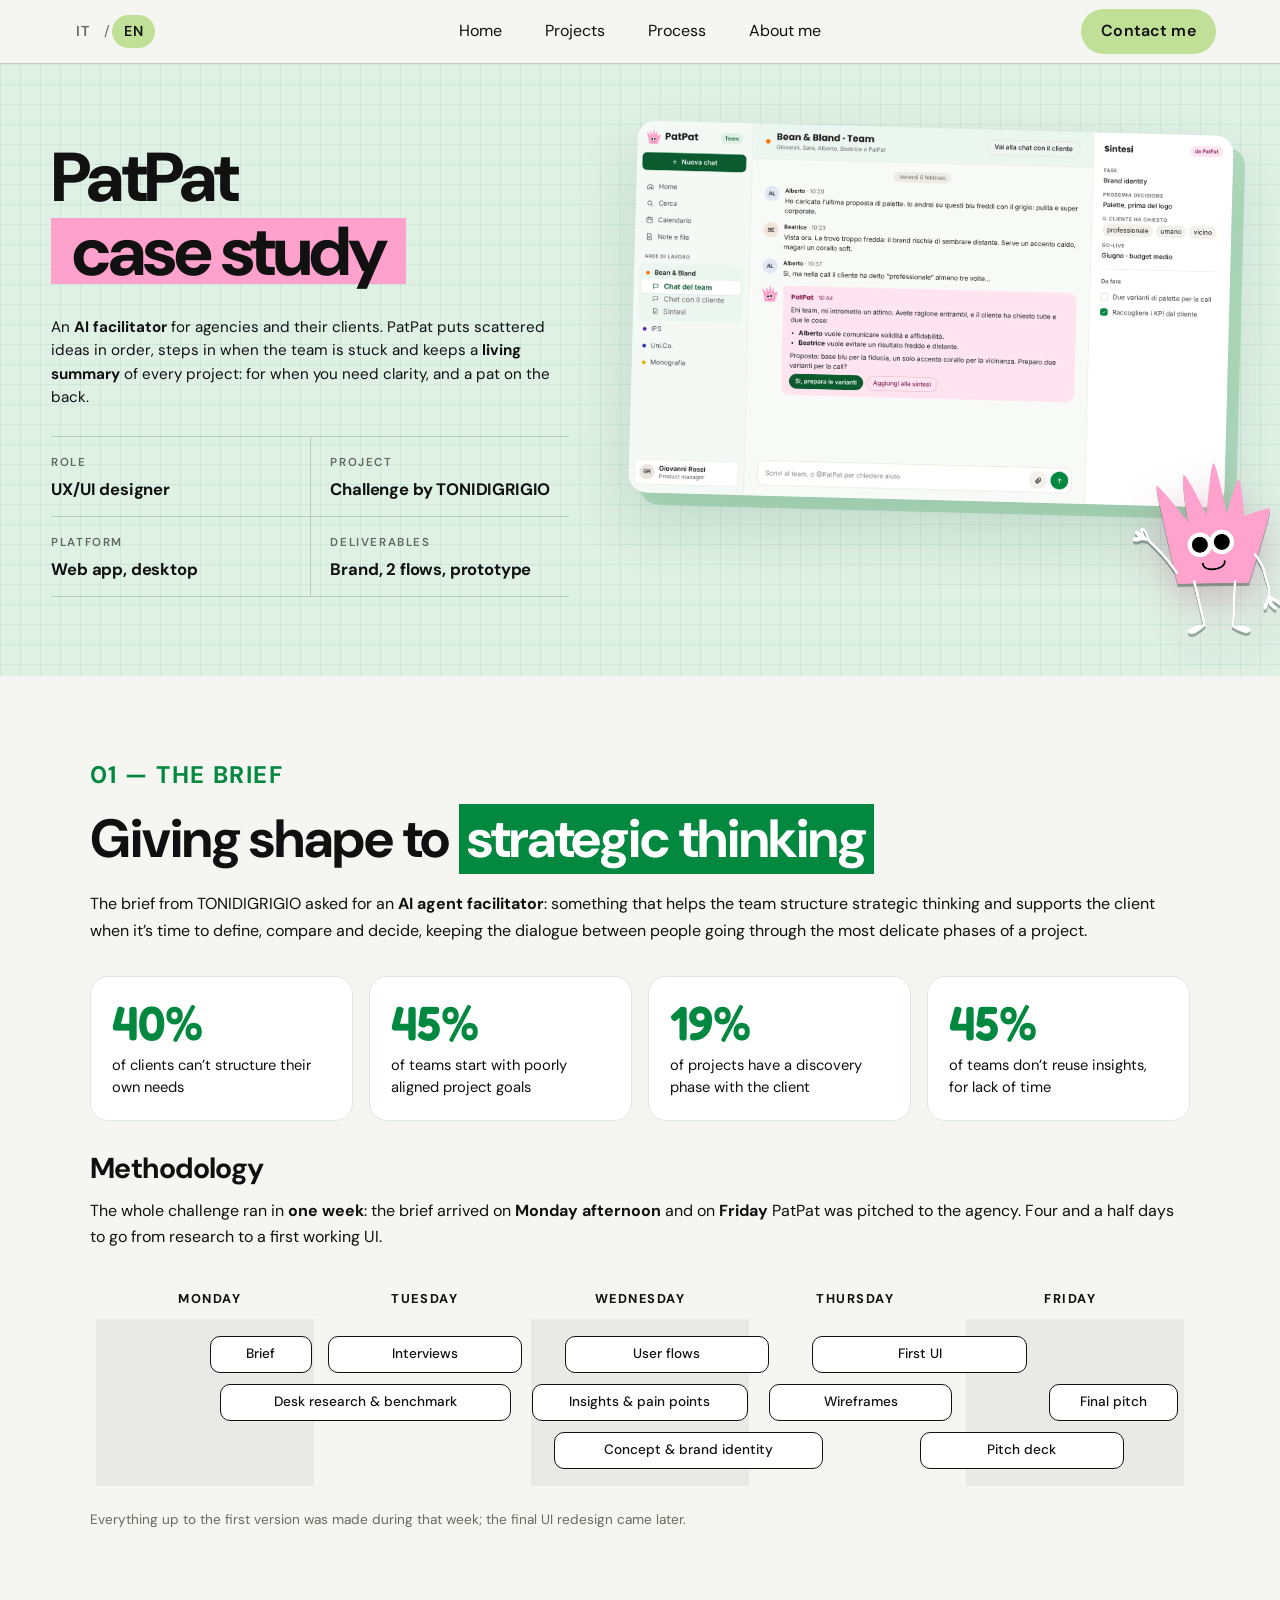
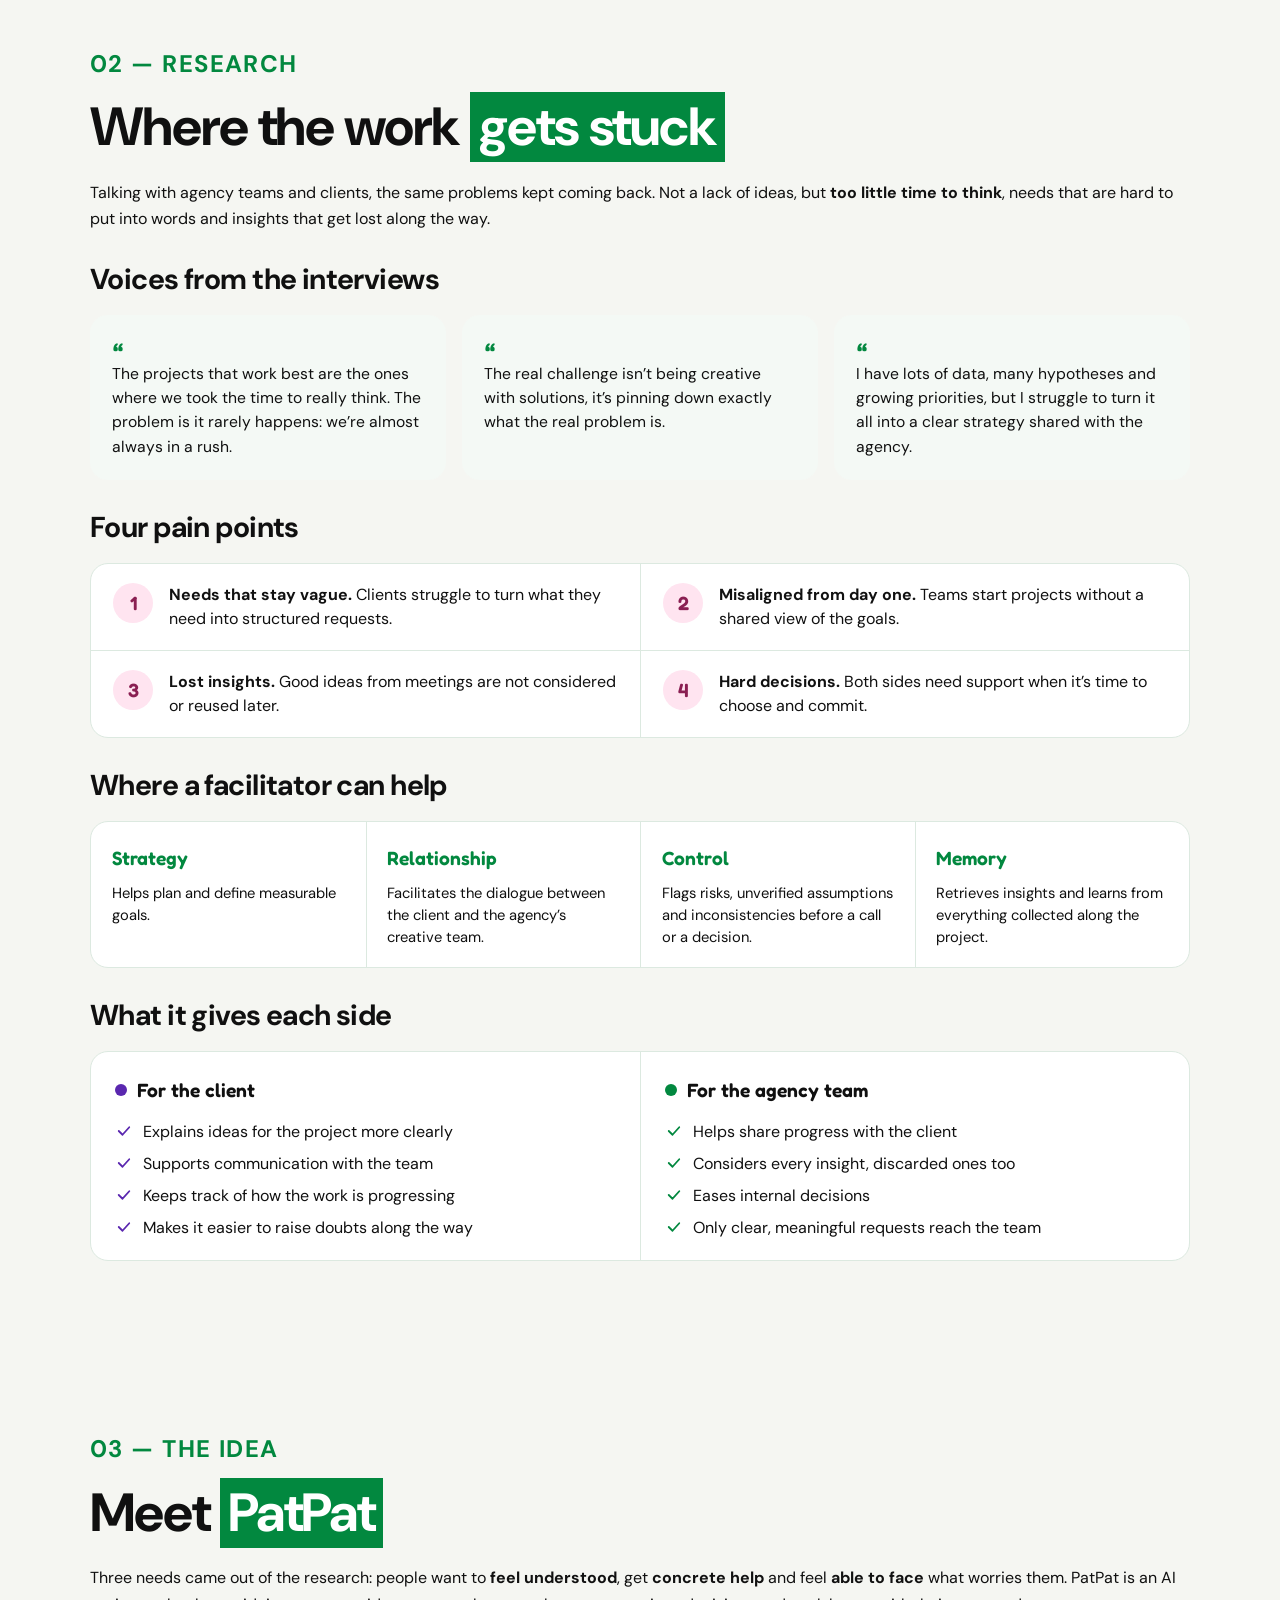
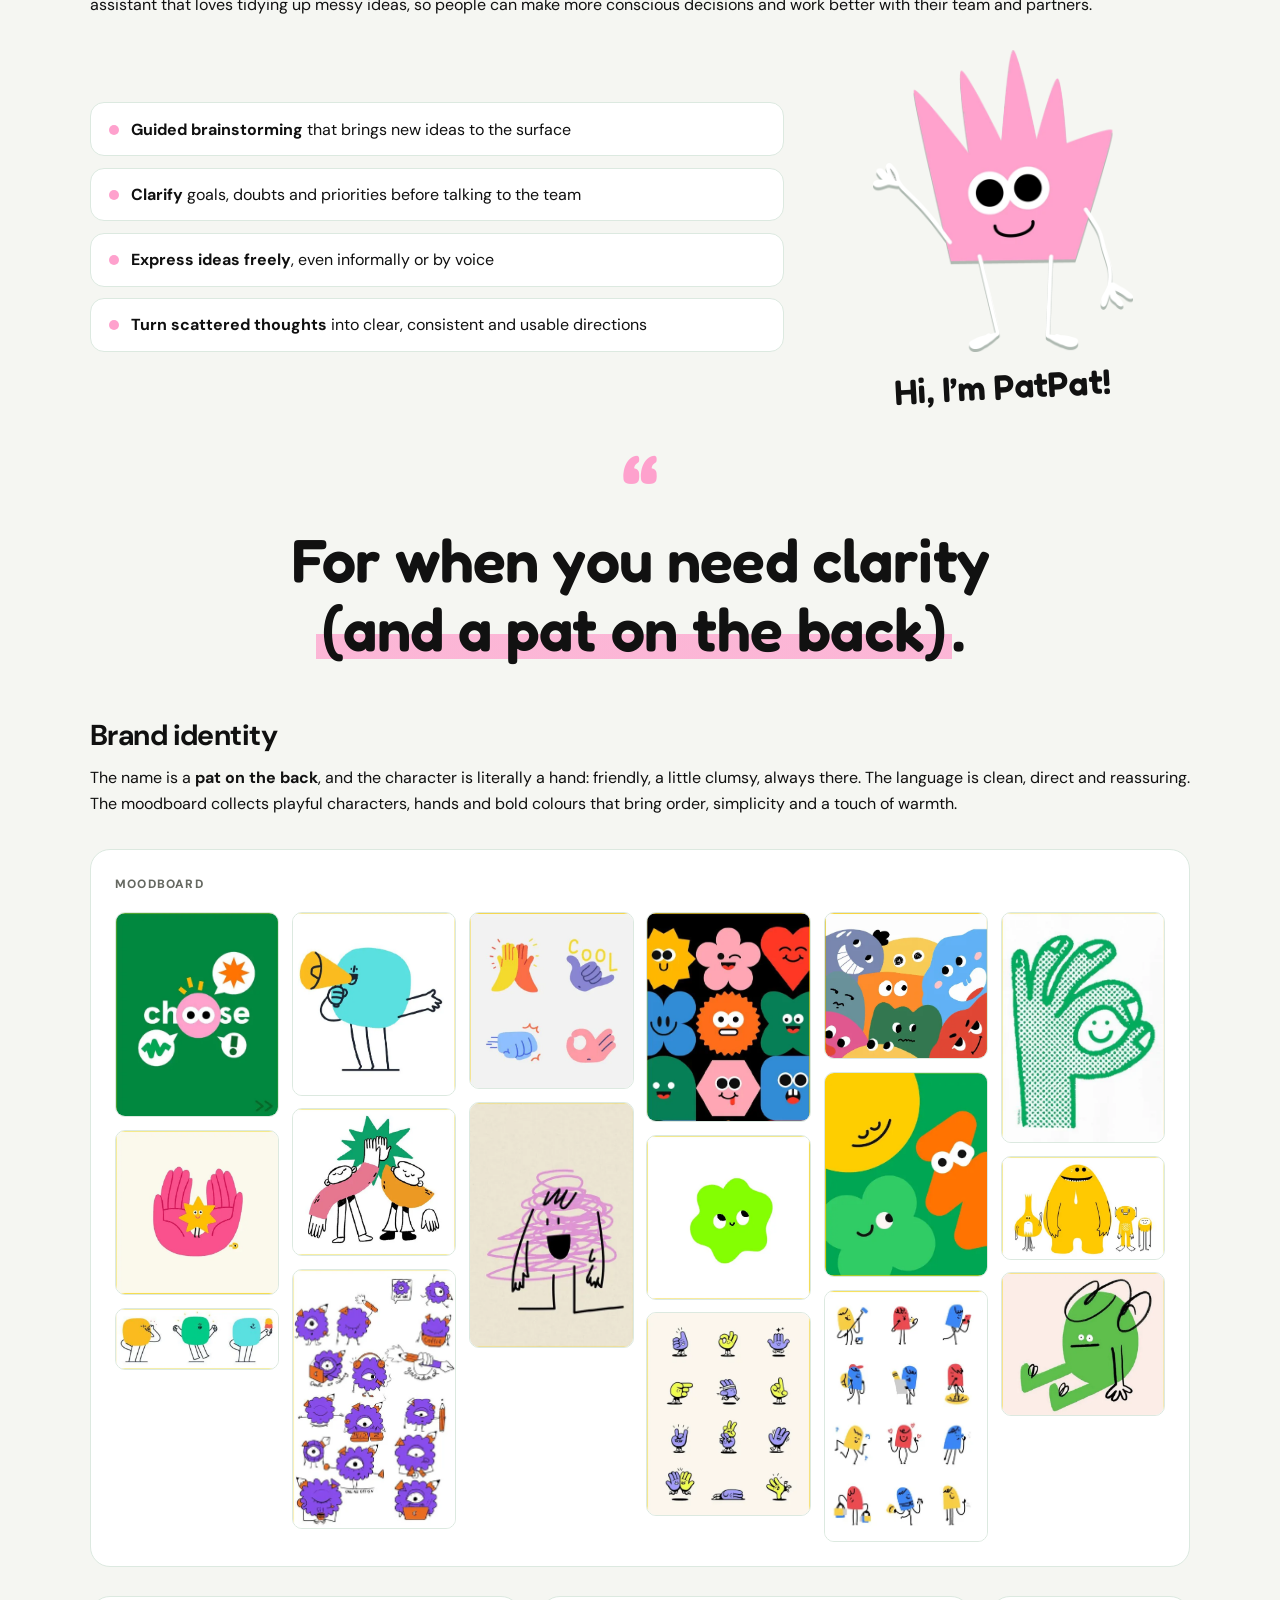
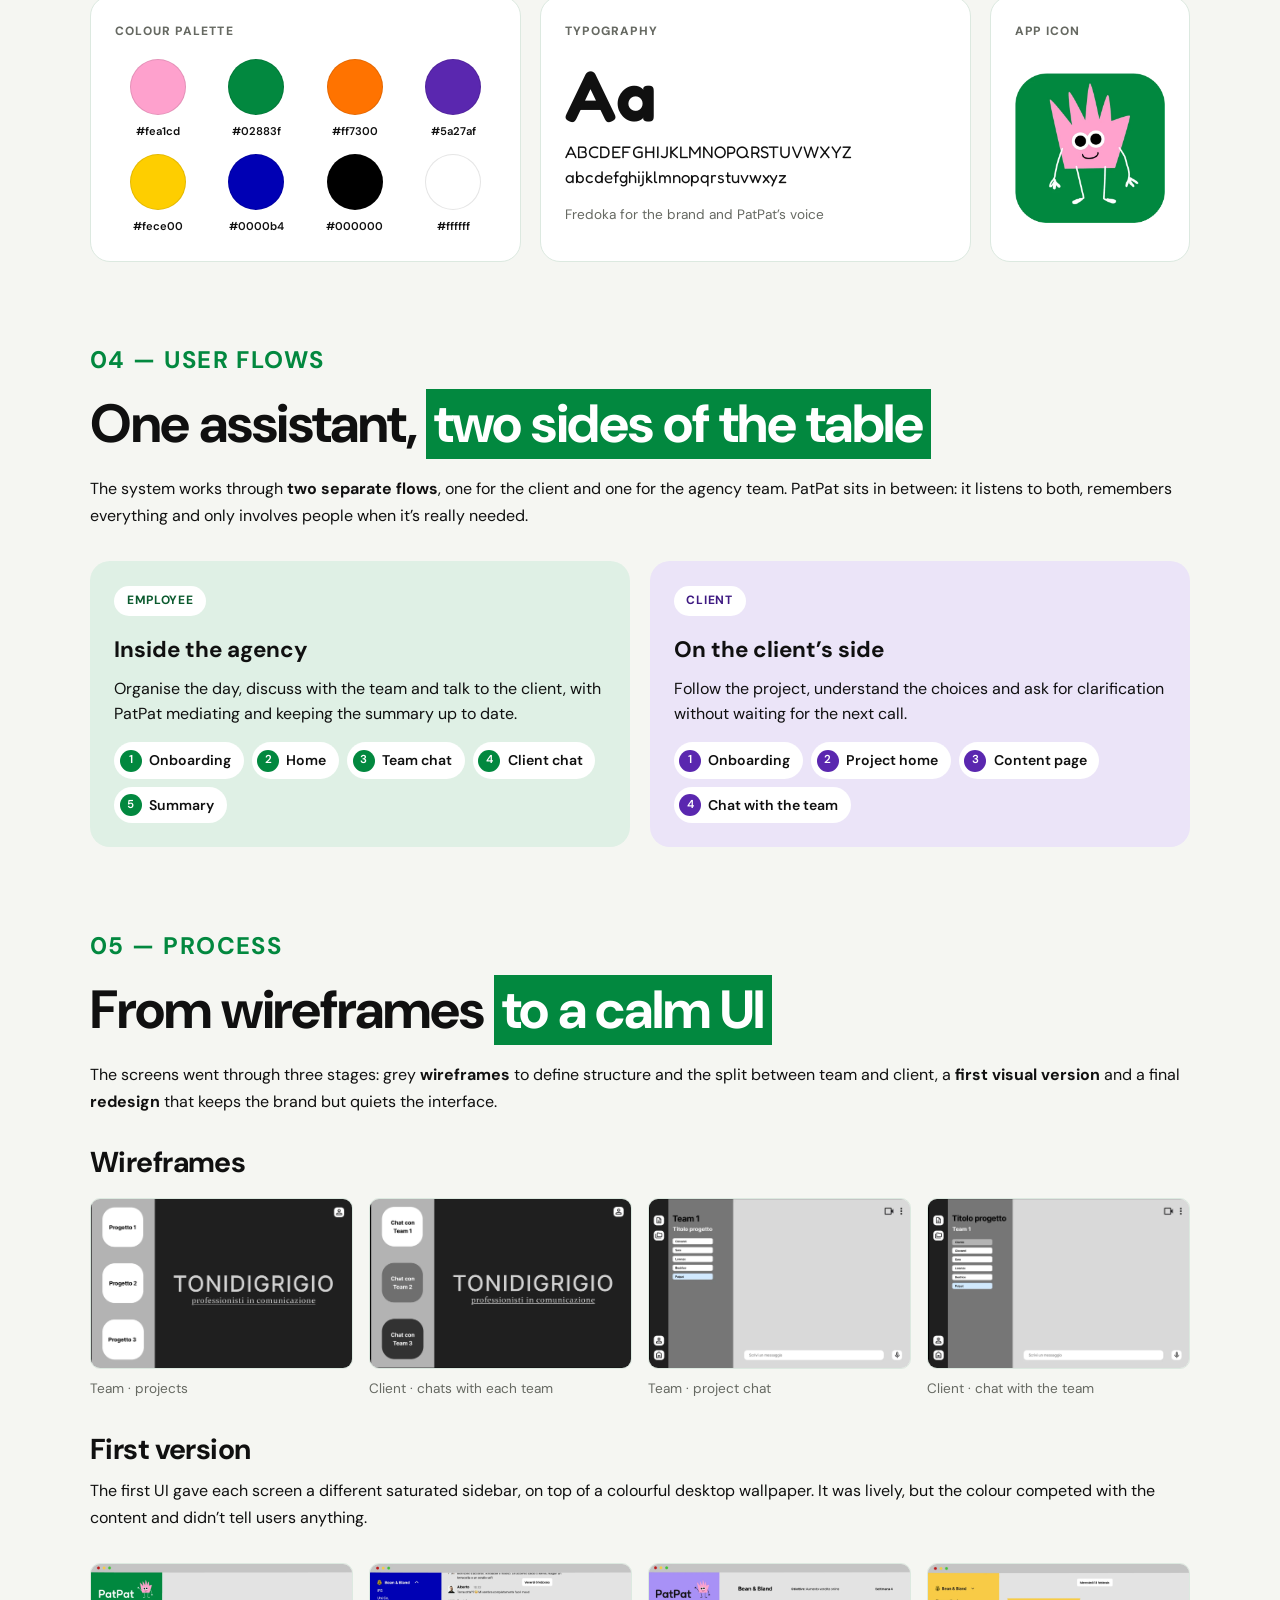
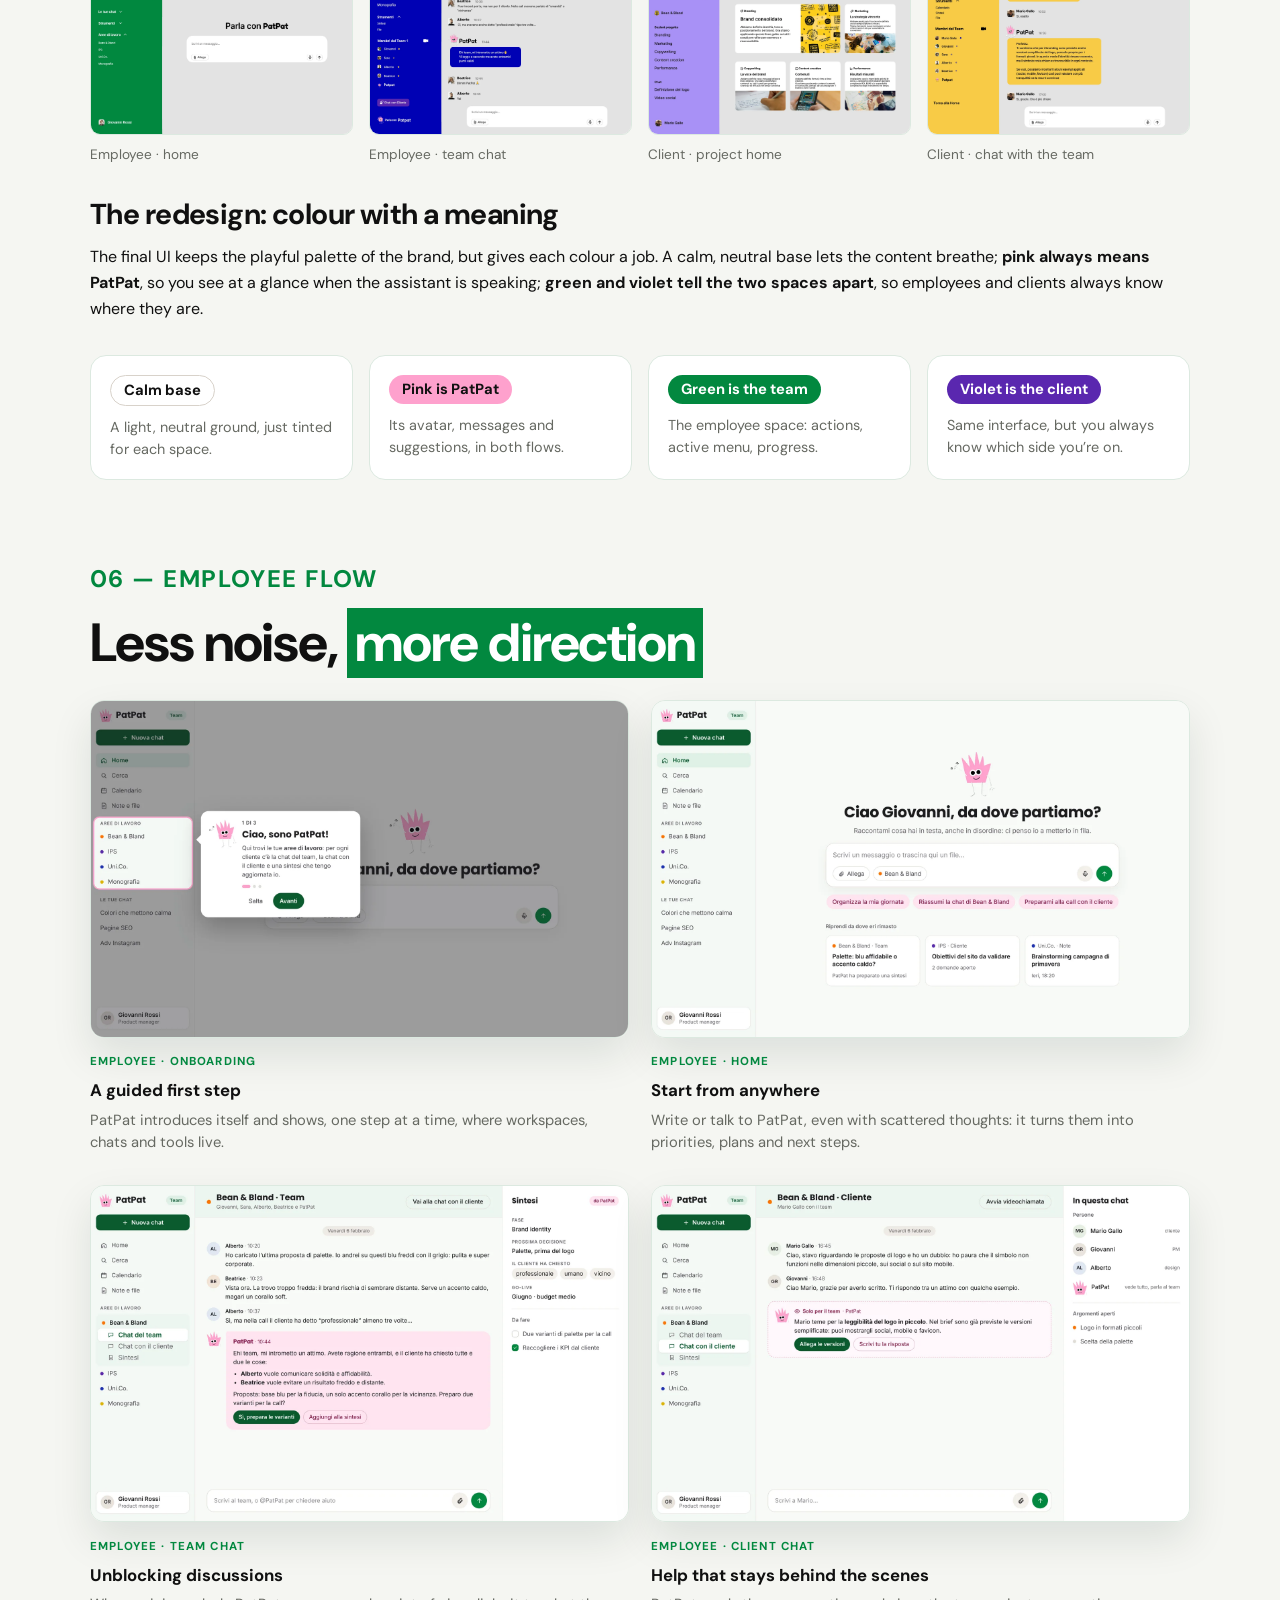
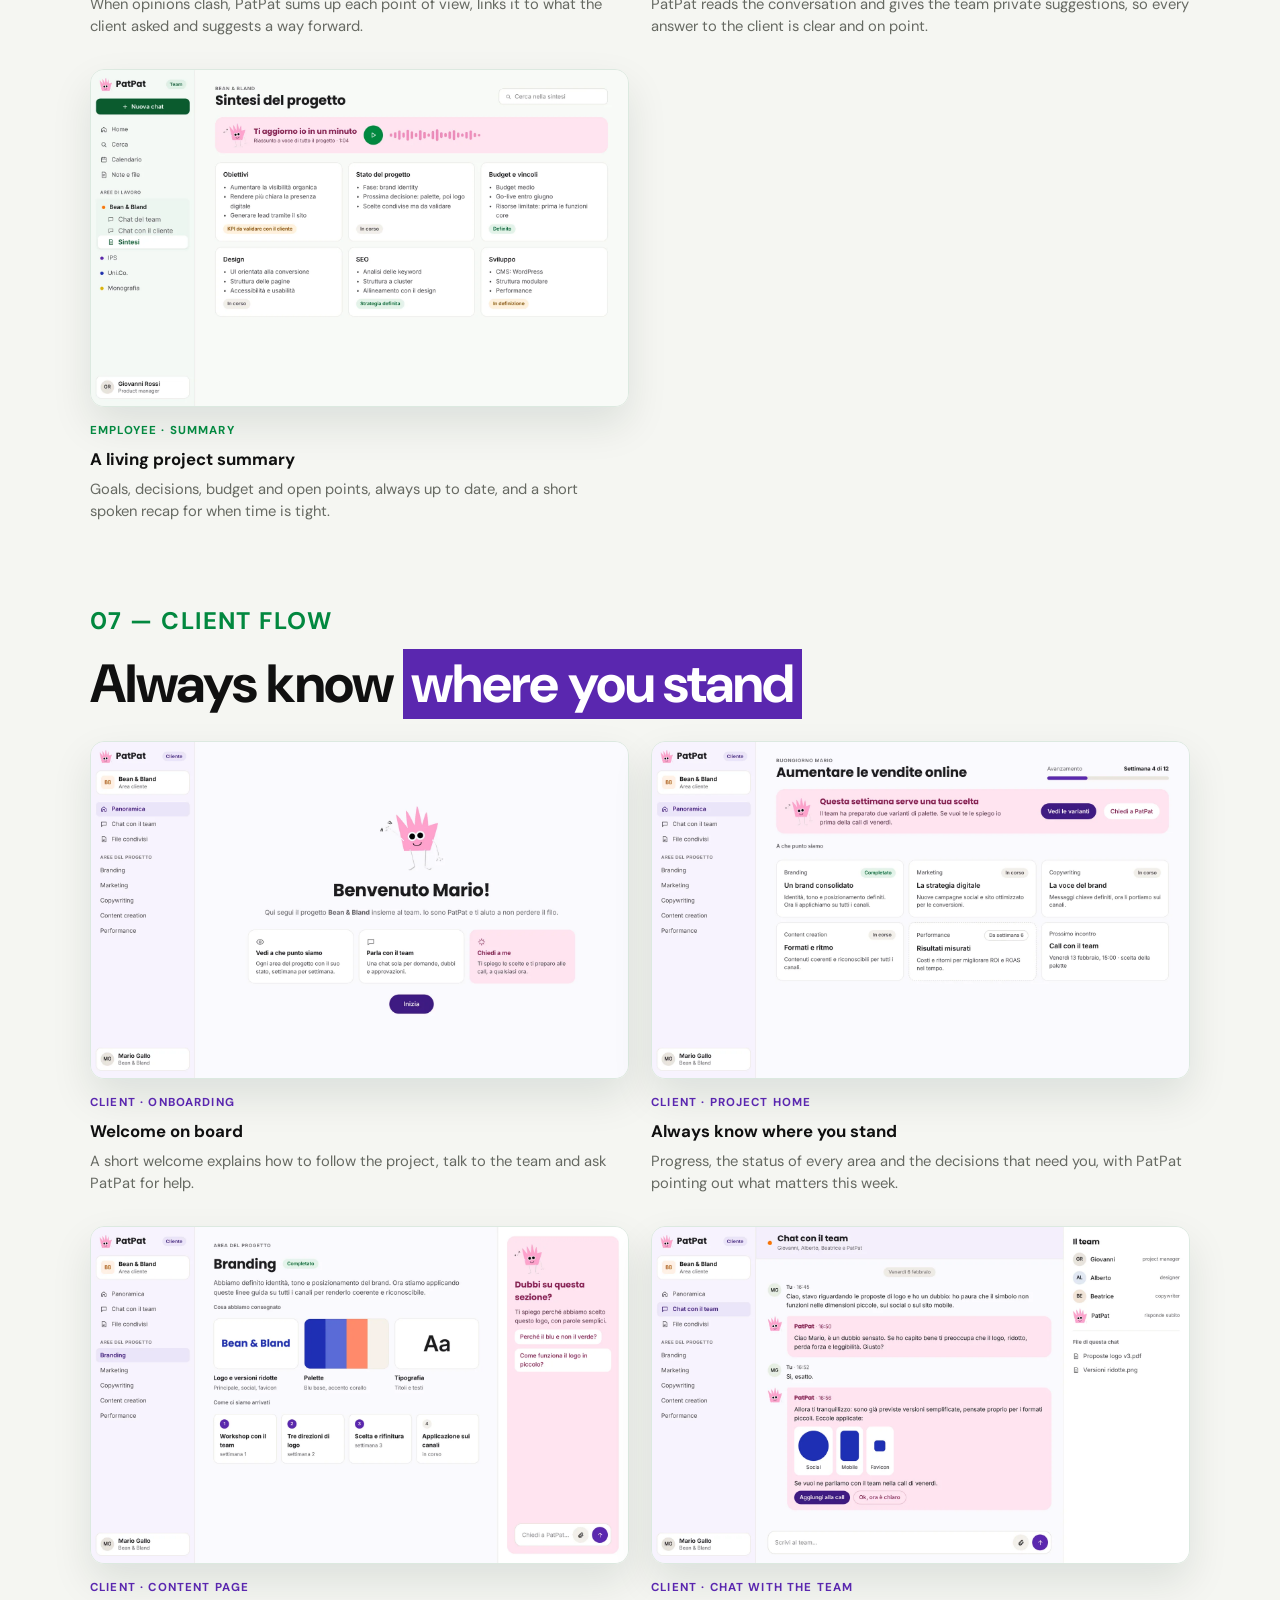
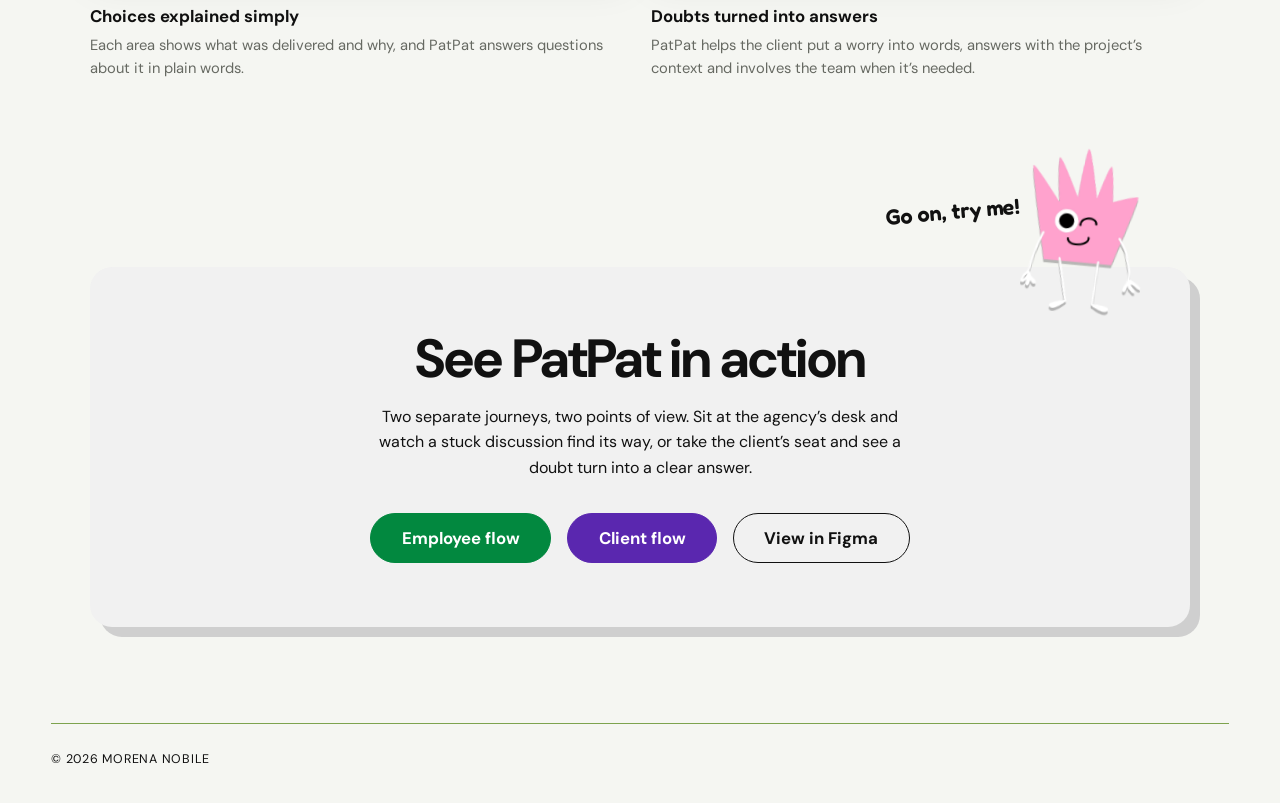
<file: patpat-detail.html>
<!doctype html>
<html lang="en">

<head>
  <meta charset="utf-8">
  <meta name="viewport" content="width=device-width, initial-scale=1">
  <meta name="description" content="PatPat: an AI facilitator for agencies and their clients, a UX/UI case study by Morena Nobile." data-it-content="PatPat: un facilitatore AI per agenzie e clienti, case study UX/UI di Morena Nobile.">
  <title data-it="PatPat — Case study · Morena Nobile">PatPat — Case study · Morena Nobile</title>
  <link rel="icon" href="favicon.ico" sizes="any">
  <link rel="icon" href="favicon.svg" type="image/svg+xml">
  <link rel="icon" href="favicon-32x32.png" type="image/png" sizes="32x32">
  <link rel="apple-touch-icon" href="apple-touch-icon.png">
  <link rel="manifest" href="site.webmanifest">
  <meta name="theme-color" content="#f5f6f2">
  <style>
:root {
  --ink: #101010;
  --paper: #f5f6f2;
  --green: #c0df97;
  --green-dark: #9fc76b;
  --line: #c8cac4;
  --muted: #666962;
  --white: #fff;
  --radius: 22px
}
* {
  box-sizing: border-box
}
html {
  scroll-behavior: smooth
}
body {
  margin: 0;
  background: var(--paper);
  color: var(--ink);
  font-family: "DM Sans", sans-serif;
  font-size: 16px;
  line-height: 1.8
}
button,
a {
  font: inherit
}
a {
  color: inherit;
  text-decoration: none
}
.skip-link {
  position: fixed;
  left: 1rem;
  top: -5rem;
  background: #000;
  color: #fff;
  padding: .8rem 1rem;
  z-index: 99
}
.skip-link:focus {
  top: 1rem
}
.site-header {
  height: 64px;
  display: grid;
  grid-template-columns: 1fr auto 1fr;
  align-items: center;
  padding: 0 clamp(1.25rem, 5vw, 5rem);
  border-bottom: 1px solid var(--line);
  position: sticky;
  top: 0;
  background: rgba(245, 246, 242, .9);
  backdrop-filter: blur(16px);
  z-index: 20
}
.site-header nav {
  gap: 0.5rem;
}
.site-header nav a {
  padding: 0.55rem 1.15rem;
  border: 1px solid transparent;
  border-radius: 999px;
  transition:
    background-color 0.2s ease,
    border-color 0.2s ease,
    transform 0.2s ease;
}
.site-header nav a:hover {
  background-color: var(--green);
  border-color: var(--ink);
  transform: translateY(-2px);
}
.site-header nav a::after {
  display: none;
}
.site-header nav a,
.text-link,
.socials a {
  position: relative
}
.site-header nav a:after,
.text-link:after,
.socials a:after {
  content: "";
  position: absolute;
  left: 0;
  right: 100%;
  bottom: -4px;
  height: 1px;
  background: currentColor;
  transition: .25s
}
.site-header nav a:hover:after,
.text-link:hover:after,
.socials a:hover:after {
  right: 0
}
.site-header>.button {
  justify-self: end
}
.button {
  display: inline-flex;
  align-items: center;
  justify-content: center;
  gap: .8rem;
  background: var(--green);
  border: 1px solid var(--ink);
  padding: 1rem 1.4rem;
  border-radius: 100px;
  font-weight: 600;
  box-shadow: 3px 3px 0 var(--ink);
  transition: .2s
}
.button:hover {
  transform: translate(3px, 3px);
  box-shadow: 0 0 0 var(--ink);
  background: var(--green-dark)
}
.button-small {
  padding: .65rem 1rem;
  box-shadow: none
}
.button-small:hover {
  transform: none
}
footer {
  border-top: 1px solid #7da34e;
  padding-top: 1.5rem;
  display: flex;
  justify-content: space-between;
  font-size: .78rem;
  text-transform: uppercase;
  letter-spacing: .06em
}
@media(max-width:900px) {
.site-header {
    grid-template-columns: 1fr auto
  }
.site-header nav {
    display: none
  }
}
@media(max-width:600px) {
.site-header {
    height: 70px;
    padding: 0 1rem
  }
.button-small {
    font-size: .82rem
  }
footer {
    gap: 1rem;
    flex-wrap: wrap
  }
footer span:last-child {
    display: none
  }
}
@media(prefers-reduced-motion:reduce) {
html {
    scroll-behavior: auto
  }
.photo-window,
  .project,
  .project-media img,
  .button {
    transition: none
  }
}
@media(min-width:901px) {
.site-header nav {
    grid-column: 2;
    justify-content: center;
  }
.site-header>.button {
    grid-column: 3;
    justify-self: end;
  }
}
.button,
.button-small,
.button-dark {
  min-height: 58px;
  padding: .8rem 1.65rem;
  border: 1.5px solid var(--ink);
  border-radius: 999px;
  background: var(--green);
  color: var(--ink);
  font-weight: 600;
  letter-spacing: .01em;
  box-shadow: 0 0 0 var(--ink);
  transform: translate(0, 0);
  transition: transform .18s ease, box-shadow .18s ease, background-color .18s ease;
}
.button:hover,
.button-small:hover,
.button-dark:hover {
  background: var(--green-dark);
  color: var(--ink);
  transform: translateY(-3px);
  box-shadow: 6px 7px 0 var(--ink);
}
.button:active,
.button-small:active,
.button-dark:active {
  transform: translate(0, 0);
  box-shadow: 0 0 0 var(--ink);
}
.button:focus-visible {
  outline: 3px solid var(--ink);
  outline-offset: 5px;
}
.site-header .button-small {
  min-height: 42px;
  padding: 0.45rem 1.2rem;
}
.site-header .button-small,
.site-header nav a {
  border: 1px solid transparent;
}
.site-header nav a:hover {
  border-color: transparent;
}
.section-title {
  display: flex;
  flex-direction: column;
  align-items: center;
  text-align: center;
  font-family: "Instrument Serif", serif;
  font-weight: 400;
  font-size: clamp(4rem, 8vw, 7rem);
  line-height: 0.95;
  letter-spacing: -0.02em;
  margin-top: 0;
  /* Rimuove eventuali margini superiori */
  padding-top: 2rem;
  /* Regola questo valore se vuoi spostarlo ancora più su */
  margin-bottom: 2rem;
  /* Ridotto per spostare in alto anche il contenuto sotto */
  color: var(--ink, #101010);
}
.section-title mark.highlight {
  display: inline-block;
  background-color: #b3db87;
  color: var(--ink, #101010);
  font-family: "Instrument Serif", serif;
  font-style: italic;
  font-weight: 400;
  padding: 0.05em 0.3em;
  margin-top: -0.18em;
  /* Valore negativo per avvicinarlo alla riga sopra */
  line-height: 0.85;
  /* Ridotto per compattare ulteriormente */
}
.contact-footer {
  padding: 0 clamp(1.25rem, 4vw, 4rem) 2rem;
}
.site-header .button-small[aria-current="page"] {
  background: var(--green-dark);
}
.pd-hero {
  text-align: center;
  padding: clamp(2rem, 5vw, 4rem) clamp(1.25rem, 4vw, 4rem) 4rem;
  background-color: var(--paper);
  background-image:
    linear-gradient(to right, rgba(0, 0, 0, 0.08) 1px, transparent 1px),
    linear-gradient(to bottom, rgba(0, 0, 0, 0.08) 1px, transparent 1px);
  background-size: 20px 20px;
}
.pd-back {
  display: inline-block;
  margin-bottom: 1rem;
  font-size: 0.9rem;
  font-weight: 600;
}
.section-title.pd-title {
  font-size: clamp(3.4rem, 10vw, 7rem);
  padding-top: 0;
}
.pd-lead {
  max-width: 640px;
  margin: 0 auto 2rem;
  line-height: 1.6;
}
.pd-meta {
  display: grid;
  grid-template-columns: repeat(auto-fit, minmax(160px, 1fr));
  gap: 1rem;
  max-width: 900px;
  margin: 0 auto 2.5rem;
  text-align: left;
}
.pd-meta div,
.pd-card {
  background: var(--white);
  border: 1.5px solid var(--ink);
  border-radius: var(--radius);
  box-shadow: 5px 5px 0 var(--ink);
}
.pd-meta div {
  padding: 1rem 1.2rem;
  box-shadow: 4px 4px 0 var(--ink);
}
.pd-meta dt {
  font-size: 0.72rem;
  letter-spacing: 0.1em;
  text-transform: uppercase;
  color: var(--muted);
  font-weight: 600;
}
.pd-meta dd {
  margin: 0;
  font-weight: 600;
  line-height: 1.4;
}
.pd-shot {
  display: block;
  width: 100%;
  height: auto;
  background: var(--white);
  border: 1.5px solid var(--ink);
  border-radius: var(--radius);
}
.pd-hero .pd-shot {
  max-width: 900px;
  margin: 0 auto;
  box-shadow: 10px 10px 0 var(--ink);
}
.pd {
  padding: 0 clamp(1.25rem, 4vw, 4rem) 4rem;
}
.pd-section {
  max-width: 1100px;
  margin: 0 auto;
  padding-top: clamp(3rem, 6vw, 5.5rem);
}
.pd-kicker {
  margin: 0 0 0.6rem;
  font-size: 0.75rem;
  font-weight: 600;
  letter-spacing: 0.12em;
  text-transform: uppercase;
}
.pd-section h2 {
  margin: 0 0 1rem;
  font-family: "Instrument Serif", serif;
  font-weight: 400;
  font-size: clamp(2.4rem, 5vw, 4rem);
  line-height: 1.05;
  letter-spacing: -0.02em;
}
.pd-section h2 mark {
  background: #b3db87;
  color: var(--ink);
  font-style: italic;
  padding: 0 0.2em;
}
.pd-intro {
  max-width: none;
  margin: 0 0 2rem;
  line-height: 1.65;
}
.pd-grid {
  display: grid;
  gap: 1.5rem;
  margin-bottom: 2rem;
}
.pd-grid.c3 { grid-template-columns: repeat(3, 1fr); }
.pd-grid.c4 { grid-template-columns: repeat(4, 1fr); }
.pd-card {
  padding: 1.4rem 1.5rem;
}
.pd-card h3 {
  margin: 0 0 0.5rem;
  font-family: "Instrument Serif", serif;
  font-weight: 400;
  font-size: 1.6rem;
  line-height: 1.1;
}
.pd-card p {
  margin: 0;
  font-size: 0.95rem;
  line-height: 1.6;
}
.pd-card .pd-num {
  display: inline-block;
  margin-bottom: 0.6rem;
  padding: 0.1rem 0.7rem;
  background: var(--green);
  border: 1px solid var(--ink);
  border-radius: 999px;
  font-size: 0.8rem;
  font-weight: 600;
}
.pd-stat {
  text-align: center;
}
.pd-stat strong {
  display: block;
  font-family: "Instrument Serif", serif;
  font-weight: 400;
  font-size: 4rem;
  line-height: 1;
}
.pd-profile {
  border-top: 10px solid var(--c, var(--green));
}
.pd-split {
  display: grid;
  grid-template-columns: 1fr 1fr;
  gap: 2.5rem;
  align-items: center;
  margin-bottom: 2rem;
}
.pd-split.rev > :first-child {
  order: 2;
}
.pd-split p {
  line-height: 1.65;
}
.pd-bars {
  list-style: none;
  margin: 1rem 0 0;
  padding: 0;
  display: grid;
  gap: 0.5rem;
}
.pd-bars li {
  display: grid;
  grid-template-columns: 110px 1fr 40px;
  gap: 0.6rem;
  align-items: center;
  font-size: 0.85rem;
}
.pd-bars i {
  display: block;
  height: 14px;
  border: 1px solid var(--ink);
  border-radius: 999px;
  background: var(--green);
  width: var(--w);
}
.pd-quote {
  margin: 2rem 0;
  padding: clamp(1.5rem, 4vw, 2.5rem);
  background: var(--green);
  border: 1.5px solid var(--ink);
  border-radius: var(--radius);
  box-shadow: 8px 8px 0 var(--ink);
  font-family: "Instrument Serif", serif;
  font-style: italic;
  font-size: clamp(1.8rem, 4vw, 3rem);
  line-height: 1.1;
}
.pd-flow {
  margin-bottom: 1rem;
  background: var(--white);
  border: 1.5px solid var(--ink);
  border-radius: var(--radius);
}
.pd-flow summary {
  padding: 1rem 1.4rem;
  font-weight: 600;
  cursor: pointer;
}
.pd-scroll {
  overflow-x: auto;
  padding: 0 1rem 1rem;
}
.pd-scroll img {
  display: block;
  width: 1500px;
  max-width: none;
  height: auto;
}
.pd-actions {
  display: flex;
  flex-wrap: wrap;
  gap: 1rem;
  justify-content: center;
  margin-top: 2.5rem;
}
@media (max-width: 800px) {
.pd-grid.c2, .pd-grid.c3, .pd-grid.c4, .pd-split { grid-template-columns: 1fr; }
.pd-split.rev > :first-child { order: 0; }
.pd-bars li { grid-template-columns: 90px 1fr 36px; }
}
.pd-sub {
  margin: 2rem 0 0.8rem;
  font-family: "Instrument Serif", serif;
  font-weight: 400;
  font-size: clamp(1.7rem, 3vw, 2.2rem);
  line-height: 1.1;
}
.pd-split .pd-sub {
  margin-top: 0;
}
.pd-section > .pd-shot,
.pd-section > .pd-split {
  margin-bottom: 2rem;
}
.pd-table-wrap {
  overflow-x: auto;
  margin-bottom: 2rem;
  background: var(--white);
  border: 1.5px solid var(--ink);
  border-radius: var(--radius);
  box-shadow: 5px 5px 0 var(--ink);
}
.pd-table {
  width: 100%;
  min-width: 720px;
  border-collapse: collapse;
  font-size: 0.9rem;
  text-align: center;
}
.pd-table th,
.pd-table td {
  padding: 0.8rem 0.7rem;
  border-bottom: 1px solid var(--line);
}
.pd-table thead th {
  font-size: 0.78rem;
  line-height: 1.3;
}
.pd-table tbody th {
  text-align: left;
  padding-left: 1.2rem;
}
.pd-table tbody tr:last-child th,
.pd-table tbody tr:last-child td {
  border-bottom: 0;
}
.pd-stars {
  font-size: 1.15rem;
  letter-spacing: 0.1em;
  white-space: nowrap;
}
.pd-stars s {
  text-decoration: none;
  color: var(--line);
}

/* ---- Timeline ---- */
.pd-timeline { padding: clamp(1.2rem, 3vw, 2rem); margin-bottom: 2rem; }
.pd-timeline .pd-sub { margin-top: 0; }
.tl-scroll { overflow-x: auto; }
.tl { min-width: 720px; }
.tl-weeks { display: grid; grid-template-columns: repeat(4, 1fr); }
.tl-weeks span { justify-self: center; padding: 0.3rem 1.8rem; background: var(--green); border: 1px solid var(--ink); border-radius: 10px; font-size: 0.85rem; font-weight: 600; }
.tl-body {
  margin-top: 1rem; padding: 0.4rem 0;
  background:
    repeating-linear-gradient(to bottom, var(--line) 0 6px, transparent 6px 12px) 0 0 / 1px 100% no-repeat,
    repeating-linear-gradient(to bottom, var(--line) 0 6px, transparent 6px 12px) 25% 0 / 1px 100% no-repeat,
    repeating-linear-gradient(to bottom, var(--line) 0 6px, transparent 6px 12px) 50% 0 / 1px 100% no-repeat,
    repeating-linear-gradient(to bottom, var(--line) 0 6px, transparent 6px 12px) 75% 0 / 1px 100% no-repeat,
    repeating-linear-gradient(to bottom, var(--line) 0 6px, transparent 6px 12px) 100% 0 / 1px 100% no-repeat;
}
.tl-row { position: relative; height: 3rem; }
.tl-bar { position: absolute; top: 0.35rem; height: 2.3rem; display: flex; align-items: center; justify-content: center; padding: 0 0.5rem; overflow: hidden; background: #e9f3d8; border: 1px solid var(--ink); border-radius: 10px; font-size: 0.85rem; font-weight: 500; line-height: 1.2; white-space: nowrap; }

/* ---- Research charts ---- */
.pd-chart { margin: 0 0 2rem; padding: clamp(1.2rem, 3vw, 2rem); }
.pd-chart figcaption { max-width: 640px; margin-bottom: 1.5rem; font-family: "Instrument Serif", serif; font-size: clamp(1.4rem, 2.6vw, 2rem); line-height: 1.15; }
.ch1 { display: grid; grid-template-columns: 1fr 1.2fr; gap: 2rem; align-items: end; }
.bars { display: grid; grid-template-columns: repeat(4, 1fr); gap: 0.8rem; align-items: end; padding-right: 1.5rem; border-right: 1px dashed var(--ink); }
.bc { display: flex; flex-direction: column; justify-content: flex-end; text-align: center; font-size: 0.78rem; line-height: 1.2; }
.bc b { margin-bottom: 0.35rem; font-size: 0.9rem; }
.bc i { display: block; width: 100%; height: calc(var(--p) * 2.4px); background: var(--green-dark); background: color-mix(in srgb, var(--green-dark) calc(var(--t) * 100%), #fff); border: 1px solid var(--ink); border-radius: 10px 10px 0 0; }
.bc span { margin-top: 0.5rem; min-height: 2.4em; }
.people { display: grid; grid-template-columns: repeat(13, 1fr); gap: 0.6rem 0.3rem; }
.pp { display: block; width: 100%; height: auto; fill: var(--line); }
.pp.on { fill: var(--green-dark); }
.legend { display: flex; flex-wrap: wrap; align-items: center; gap: 0.4rem; margin: 1.2rem 0 0; font-size: 0.85rem; line-height: 1.3; }
.legend .pp { width: 12px; height: 20px; margin-left: 0.6rem; }
.legend .pp:first-child { margin-left: 0; }
.ch2 { position: relative; max-width: 900px; margin: 0 auto; aspect-ratio: 16 / 9; }
.ch2-circles { position: absolute; right: 0; bottom: 0; height: 100%; aspect-ratio: 1; }
.ch2-circles .ring { position: absolute; bottom: 0; left: 50%; aspect-ratio: 1; transform: translateX(-50%); border: 1px solid var(--ink); border-radius: 50%; }
.r1 { width: 100%; background: #eef6e0; }
.r2 { width: 64%; background: #d9eab9; }
.r3 { width: 32%; background: var(--green-dark); }
.ch2-circles b { position: absolute; left: 50%; transform: translate(-50%, -50%); font-family: "Instrument Serif", serif; font-weight: 400; font-size: clamp(1.5rem, 5vw, 3.2rem); line-height: 1; }
.ch2-labels { margin: 0; padding: 0; list-style: none; }
.ch2-labels li { position: absolute; left: 0; width: 46%; display: flex; align-items: center; gap: 0.5rem; transform: translateY(-50%); font-size: clamp(0.7rem, 1.8vw, 0.95rem); font-weight: 600; line-height: 1.2; }
.ch2-labels li span { flex: none; max-width: 42%; }
.ch2-labels li i { flex: 1; height: 1px; background: var(--ink); }

/* ---- Insights ---- */
.pd-insights { display: grid; grid-template-columns: repeat(2, 1fr); gap: 1.5rem; }
.pd-insight { padding: clamp(1.6rem, 3vw, 2.4rem); background: var(--white); border: 1.5px solid var(--ink); border-radius: var(--radius); box-shadow: 6px 6px 0 var(--ink); }
.pd-insight.alt { background: var(--green); }
.pd-insight .num { display: inline-block; margin-bottom: 1rem; padding: 0.05rem 0.8rem; background: var(--paper); border: 1px solid var(--ink); border-radius: 999px; font-family: "Instrument Serif", serif; font-style: italic; font-size: 1.3rem; line-height: 1.4; }
.pd-insight h3 { margin: 0 0 0.8rem; font-family: "Instrument Serif", serif; font-weight: 400; font-size: clamp(2rem, 3.4vw, 2.8rem); line-height: 1.02; letter-spacing: -0.01em; }
.pd-insight p { margin: 0; font-size: 1.05rem; line-height: 1.6; }

/* ---- Personas ---- */
.pd-personas { display: grid; gap: 1.5rem; margin-bottom: 2rem; }
.pd-persona { display: grid; grid-template-columns: 340px 1fr; gap: 2rem; padding: clamp(1.4rem, 3vw, 2rem); border-top: 12px solid var(--green); }
.pd-persona header { display: flex; align-items: center; gap: 1.2rem; margin-bottom: 1.2rem; }
.pd-persona header img { flex: none; width: 110px; height: 110px; object-fit: cover; border: 1.5px solid var(--ink); border-radius: 50%; }
.pd-persona h3 { margin: 0 0 0.4rem; font-size: 2.6rem; }
.pd-persona dl { display: grid; grid-template-columns: auto 1fr; gap: 0.15rem 0.7rem; margin: 0; font-size: 0.85rem; line-height: 1.4; }
.pd-persona dt { color: var(--muted); font-weight: 600; }
.pd-persona dd { margin: 0; }
.pd-persona .pq { margin: 0; padding: 0.7rem 1rem; background: var(--green); border-radius: 14px; font-family: "Instrument Serif", serif; font-style: italic; font-size: 1.7rem; line-height: 1.1; }
.pr { display: grid; grid-template-columns: 1fr 1fr; gap: 0 2rem; align-content: start; }
.pr .wide { grid-column: 1 / -1; }
.pd-persona h4 { margin: 0 0 0.4rem; padding-top: 0.2rem; font-size: 0.72rem; letter-spacing: 0.1em; text-transform: uppercase; }
.pr > div { margin-bottom: 1.1rem; }
.pd-persona ul { margin: 0; padding-left: 1.1rem; font-size: 0.92rem; line-height: 1.5; }

/* ---- User flow ---- */
.pd-userflow { padding: clamp(1.2rem, 3vw, 2rem); margin-bottom: 2rem; }
.pd-userflow .pd-sub { margin-top: 0; }
.uf { display: grid; grid-template-columns: repeat(5, 1fr); column-gap: 1rem; row-gap: 1rem; margin-top: 1.5rem; }
.uf-group { position: relative; padding-bottom: 1.1rem; text-align: center; font-size: 0.85rem; grid-row: 1; }
.uf-group::after { content: ""; position: absolute; left: 10%; right: 10%; bottom: 0; height: 12px; border: 1.5px solid var(--ink); border-bottom: 0; }
.g1 { grid-column: 1 / 3; }
.g2 { grid-column: 3 / 6; }
.uf-step { position: relative; grid-row: 2; text-align: center; }
.s1 { grid-column: 1; } .s2 { grid-column: 2; } .s3 { grid-column: 3; } .s4 { grid-column: 4; } .s5 { grid-column: 5; }
.uf-step:not(.s5)::after { content: ""; position: absolute; top: 42px; left: calc(50% + 50px); width: calc(100% - 100px + 1rem); border-top: 1.5px dashed var(--ink); }
.tile { display: grid; place-items: center; width: 84px; height: 84px; margin: 0 auto 1rem; background: var(--green); border: 1.5px solid var(--ink); border-radius: 18px; box-shadow: 4px 4px 0 var(--ink); font-family: "Instrument Serif", serif; font-size: 2.2rem; line-height: 1; }
.uf-step h4 { margin: 0 0 0.4rem; font-size: 1rem; line-height: 1.3; }
.uf-step p { margin: 0; font-size: 0.88rem; line-height: 1.5; }

@media (max-width: 900px) {
  .pd-persona { grid-template-columns: 1fr; gap: 1rem; }
}
@media (max-width: 800px) {
  .ch1, .pd-insights, .pr { grid-template-columns: 1fr; }
  .bars { padding: 0 0 1.5rem; border-right: 0; border-bottom: 1px dashed var(--ink); }
  .uf { grid-template-columns: 1fr; }
  .uf-group, .uf-step { grid-column: 1; grid-row: auto; }
  .g1 { order: 0; } .s1 { order: 1; } .s2 { order: 2; } .g2 { order: 3; } .s3 { order: 4; } .s4 { order: 5; } .s5 { order: 6; }
  .uf-group { padding: 0 0 0.4rem; border-bottom: 1.5px solid var(--ink); text-align: left; font-weight: 600; }
  .uf-group::after, .uf-step::after { display: none; }
}


/* ==========================================================
   HOMIZY LOOK: giallo + nero + tipografia dell'app
   (per tornare al serif del sito: --pd-head: "Instrument Serif", serif)
   ========================================================== */
:root { --hy: #ffd233; --hy-soft: #fff3c4; --pd-head: "DM Sans", sans-serif; }

.pd-hero { background-color: #111; background-image: linear-gradient(to right, rgba(255,255,255,.06) 1px, transparent 1px), linear-gradient(to bottom, rgba(255,255,255,.06) 1px, transparent 1px); }
.pd-hero .section-title { color: #fff; }
.section-title.pd-title { font-family: var(--pd-head); font-weight: 800; letter-spacing: -0.04em; font-size: clamp(3.2rem, 9vw, 6.5rem); }
.pd-hero .section-title mark.highlight { background: var(--hy); color: #111; font-family: var(--pd-head); font-style: normal; font-weight: 800; }
.pd-hero .pd-lead { color: #e4e4de; }
.pd-hero .pd-meta div { box-shadow: 4px 4px 0 var(--hy); }
.pd-hero .pd-shot { border-color: #111; box-shadow: 10px 10px 0 var(--hy); }

.pd-kicker { display: inline-block; padding: 0.1rem 0.75rem; background: var(--hy); border: 1px solid var(--ink); border-radius: 999px; }
.pd-section h2, .pd-sub, .pd-card h3, .pd-insight h3, .pd-persona h3, .pd-chart figcaption, .pd-stat strong,
.pd-quote, .pd-persona .pq, .tile, .ch2-circles b, .pd-insight .num {
  font-family: var(--pd-head); font-weight: 700; font-style: normal; letter-spacing: -0.02em;
}
.pd-section h2 { font-size: clamp(2rem, 4.2vw, 3.4rem); line-height: 1.05; }
.pd-section h2 mark { background: var(--hy); font-style: normal; padding: 0 0.15em; }
.pd-sub { font-size: clamp(1.4rem, 2.4vw, 1.8rem); }
.pd-sub-s { margin: 2rem 0 0.8rem; font-size: 1.2rem; }
.pd-card h3 { font-size: 1.35rem; }
.pd-card .pd-num { background: var(--hy); }
.pd-stat strong { font-size: 3.4rem; font-weight: 800; }
.pd-chart figcaption { font-size: clamp(1.2rem, 2.2vw, 1.6rem); }

.tl-weeks span { background: var(--hy); }
.tl-bar { background: var(--hy-soft); border-color: rgba(0,0,0,.25); }
.bc i { background: var(--hy); background: color-mix(in srgb, var(--hy) calc(var(--t) * 100%), #fff); }
.pp.on { fill: var(--hy); }
.r1 { background: #fff4c6; } .r2 { background: #ffe98a; } .r3 { background: var(--hy); }
.ch2-circles b { font-weight: 800; font-size: clamp(1.4rem, 4.4vw, 2.8rem); }

.pd-insight { padding: clamp(1.3rem, 2.4vw, 1.8rem); }
.pd-insight h3 { font-size: clamp(1.5rem, 2.4vw, 2rem); line-height: 1.1; }
.pd-insight p { font-size: 0.98rem; }
.pd-insight .num { background: var(--hy); font-size: 1rem; }

.pd-persona { border-top-width: 1.5px; border-top-color: var(--ink); }
.pd-persona h3 { font-size: 2.2rem; }
.pd-persona .pq { padding: 0; background: none; border-radius: 0; font-size: 2rem; line-height: 1.15; }

.pd-quote { background: var(--hy); font-size: clamp(1.6rem, 3.6vw, 2.6rem); line-height: 1.15; }
.tile { background: var(--hy); font-size: 1.8rem; font-weight: 800; }
.pd-bars i { background: var(--hy); }

.pd-flow summary { display: flex; align-items: center; justify-content: space-between; gap: 1rem; list-style: none; }
.pd-flow summary::-webkit-details-marker { display: none; }
.pd-flow summary::after { content: ""; flex: none; width: 0.6rem; height: 0.6rem; border-right: 2px solid var(--ink); border-bottom: 2px solid var(--ink); transform: translateY(-25%) rotate(45deg); transition: transform 0.2s; }
.pd-flow[open] summary { background: var(--hy); border-radius: calc(var(--radius) - 2px) calc(var(--radius) - 2px) 0 0; }
.pd-flow[open] summary::after { transform: translateY(25%) rotate(-135deg); }

/* ritocchi */
.section-title.pd-title { line-height: 1; }
.pd-hero .section-title mark.highlight { margin-top: 0.08em; }
.pd-section h2 { margin-bottom: 1.5rem; }
.pd-timeline .pd-kicker { margin-bottom: 0.8rem; }

/* ---- Capitoli: solo testo, più grande ---- */
.pd-section > .pd-kicker { display: block; margin: 0 0 0.9rem; padding: 0; background: none; border: 0; border-radius: 0; font-size: clamp(1.1rem, 2vw, 1.5rem); font-weight: 700; letter-spacing: 0.06em; }

/* ---- Personas: foto quadrate più grandi ---- */
.pd-persona { grid-template-columns: 420px 1fr; }
.pd-persona header img { width: 160px; height: 160px; border-radius: 24px; }
.pd-persona header { gap: 1.4rem; }

/* ---- Accordion: numero ---- */
.pd-flow .fn { margin-right: 0.9rem; }

/* ---- CTA finale ---- */
.pd-final { margin-bottom: 2rem; padding: clamp(2rem, 5vw, 4rem); background: #111; color: #fff; border: 1.5px solid #111; border-radius: var(--radius); box-shadow: 10px 10px 0 var(--hy); text-align: center; }
.pd-final h2 { margin: 0 0 1rem; color: #fff; }
.pd-final p { max-width: 560px; margin: 0 auto 2rem; color: #dcdcd6; line-height: 1.6; }
.pd-final-actions { display: flex; flex-wrap: wrap; justify-content: center; gap: 1rem; }
.pd-cta { display: inline-flex; align-items: center; gap: 0.5rem; padding: 1rem 1.9rem; background: var(--hy); color: #111; border: 1.5px solid var(--hy); border-radius: 999px; font-family: var(--pd-head); font-weight: 700; font-size: 1.05rem; line-height: 1; transition: transform 0.15s ease, box-shadow 0.15s ease; }
.pd-cta:hover { transform: translate(-2px, -2px); box-shadow: 4px 4px 0 #fff; }
.pd-cta-alt { background: transparent; color: #fff; border-color: #fff; }
.pd-cta-alt:hover { box-shadow: 4px 4px 0 var(--hy); }

@media (max-width: 900px) {
  .pd-persona { grid-template-columns: minmax(0, 1fr); }
  .pd-persona header { flex-wrap: wrap; }
}
@media (max-width: 480px) {
  .pd-persona header img { width: 120px; height: 120px; }
}
.pd-timeline .pd-sub { margin-bottom: 1.3rem; }

/* ---- ZyMate: solo i telefoni, a filo con il bordo destro della pagina ---- */
.pd { --gutter: clamp(1.25rem, 4vw, 4rem); --bleed: calc((100vw - min(1100px, 100vw - 2 * var(--gutter))) / 2); overflow-x: clip; }
.pd-split.bleed { grid-template-columns: 1fr 1.25fr; }
.pd-split.bleed > img { width: calc(100% + var(--bleed)); max-width: none; margin-right: calc(-1 * var(--bleed)); background: transparent; border: 0; border-radius: 0; box-shadow: none; mix-blend-mode: multiply; }
@media (max-width: 800px) {
  .pd-split.bleed { grid-template-columns: 1fr; }
  .pd-split.bleed > img { width: 100%; margin-right: 0; }
}

/* ---- Sezione 6: ZyMatch / ZyMate / ZyTime ---- */
.pd-label { margin: 0 0 0.6rem; font-size: 0.72rem; font-weight: 700; letter-spacing: 0.1em; text-transform: uppercase; }
.pd-badge { display: inline-block; padding: 0.1rem 0.75rem; background: var(--hy); border: 1px solid var(--ink); border-radius: 999px; font-family: var(--pd-head); font-size: 0.85rem; font-weight: 700; line-height: 1.5; }
.pd-stage { padding: clamp(1.5rem, 3vw, 2.5rem); background: var(--hy-soft); border: 1.5px solid var(--ink); border-radius: var(--radius); box-shadow: 6px 6px 0 var(--ink); }
.pd-phones3 { display: grid; grid-template-columns: repeat(3, 1fr); gap: 2rem; }
.pd-phones3 figure { margin: 0; text-align: center; }
.pd-phones3 img { display: block; width: min(100%, 270px); height: auto; margin: 0 auto 1.2rem; }
.pd-phones3 figcaption { text-align: left; max-width: 300px; margin: 0 auto; }
.pd-phones3 figcaption b { display: block; margin: 0.5rem 0 0.2rem; font-family: var(--pd-head); font-size: 1.15rem; }
.pd-phones3 figcaption p { margin: 0; font-size: 0.92rem; line-height: 1.5; }
.pd-feature { display: grid; grid-template-columns: 1fr 480px; gap: 3rem; align-items: start; margin-top: 4rem; }
.pd-feature.flip { grid-template-columns: 480px 1fr; }
.pd-feature.flip .vis { order: -1; }
.pd-feature .txt { position: sticky; top: 6rem; }
.pd-feature .txt .pd-sub { margin-top: 0; }
.pd-feature .txt > p { line-height: 1.65; }
.pd-feature .vis img { display: block; width: 100%; height: auto; }
.pd-feature .vis.stage { padding: 1.5rem; background: var(--hy-soft); border: 1.5px solid var(--ink); border-radius: var(--radius); box-shadow: 6px 6px 0 var(--ink); }
.pd-houses { grid-template-columns: 1fr; gap: 1rem; margin: 1.5rem 0 0; }
.pd-houses .pd-card { padding: 1rem 1.3rem; }
.pd-houses .pd-card h3 { margin-bottom: 0.2rem; font-size: 1.15rem; }
.pd-steps { list-style: none; margin: 1.5rem 0 0; padding: 0; display: grid; gap: 1.1rem; }
.pd-steps li { display: grid; grid-template-columns: auto 1fr; gap: 0.9rem; align-items: start; }
.pd-steps b { display: block; font-family: var(--pd-head); font-size: 1.1rem; }
.pd-steps p { margin: 0.1rem 0 0; font-size: 0.95rem; line-height: 1.5; }
@media (max-width: 900px) {
  .pd-phones3 { grid-template-columns: 1fr; gap: 2.5rem; }
  .pd-feature, .pd-feature.flip { grid-template-columns: minmax(0, 1fr); gap: 2rem; }
  .pd-feature.flip .vis { order: 0; }
  .pd-feature .txt { position: static; }
  .pd-feature .vis img { max-width: 440px; margin: 0 auto; }
}
.pd-sub + .pd-split { align-items: start; }
@media (max-width: 900px) { .pd-phones3 img { width: min(100%, 230px); } }

/* ---- ZyMatch: tre schermate sfalsate, senza pannelli; numeri senza riquadro ---- */
.pd-badge { padding: 0; background: none; border: 0; border-radius: 0; font-size: 1.05rem; line-height: 1.4; min-width: 1.6rem; }
.pd-feature .vis.trio { display: grid; grid-template-columns: 1fr 1fr; gap: 1.5rem; justify-items: center; }
.trio .ph { margin: 0; }
.trio .ph.a { grid-column: 1; grid-row: 1; }
.trio .ph.c { grid-column: 1; grid-row: 2; }
.trio .ph.b { grid-column: 2; grid-row: 1 / span 2; align-self: center; }
.trio .ph-n { display: block; margin-bottom: 0.5rem; font-family: var(--pd-head); font-size: 1.05rem; font-weight: 700; }
.pd-feature .vis.trio img { width: 100%; max-width: 225px; }
.pd-feature .txt .pd-label { margin-top: 1.8rem; }
@media (max-width: 900px) {
  .pd-feature .vis.trio { grid-template-columns: 1fr; }
  .trio .ph.a, .trio .ph.b, .trio .ph.c { grid-column: 1; grid-row: auto; }
  .pd-feature .vis.trio img { max-width: 230px; }
}

/* ==========================================================
   Revisione: numeri senza riquadro, elementi sullo sfondo,
   fascia info dell'hero, personas compatte
   ========================================================== */

/* numeri delle card (Challenge e Insight): niente riquadro giallo */
.pd-card .pd-num, .pd-insight .num {
  display: block; margin: 0 0 0.7rem; padding: 0; background: none; border: 0; border-radius: 0;
  font-family: var(--pd-head); font-style: normal; font-weight: 800; font-size: 2.4rem; line-height: 1;
  letter-spacing: -0.03em; color: rgba(17, 17, 17, 0.2);
}

/* hero: fascia info senza blocchi */
.pd-hero .pd-meta { grid-template-columns: 0.85fr 0.65fr 1.5fr 1.3fr; gap: 0; max-width: 1100px; margin: 0 auto 3rem; padding: 0; border-top: 1px solid rgba(255,255,255,.25); border-bottom: 1px solid rgba(255,255,255,.25); }
.pd-hero .pd-meta div { padding: 1.4rem 1.5rem; background: none; border: 0; border-left: 1px solid rgba(255,255,255,.25); border-radius: 0; box-shadow: none; }
.pd-hero .pd-meta div:first-child { border-left: 0; padding-left: 0; }
.pd-hero .pd-meta dt { margin-bottom: 0.4rem; color: rgba(255,255,255,.6); font-size: 0.72rem; letter-spacing: 0.14em; }
.pd-hero .pd-meta dd { color: #fff; font-family: var(--pd-head); font-weight: 700; font-size: clamp(1.1rem, 1.9vw, 1.5rem); line-height: 1.2; letter-spacing: -0.01em; }

/* elementi sullo sfondo della pagina, senza blocco */
.pd-grid + .pd-sub { margin-top: 0; }
.pd-timeline { padding: 0; margin: 0 0 2rem; }
.pd-chart { margin: 0 0 3rem; padding: 0; }
.pd-userflow { padding: 0; margin: 0 0 2rem; }
.pd-table-wrap { background: none; border: 0; border-radius: 0; box-shadow: none; }
.pd-table th, .pd-table td { border-bottom-color: rgba(17,17,17,.15); }
.pd-table thead th { border-bottom: 1.5px solid var(--ink); }

/* personas: più compatte */
.pd-persona { grid-template-columns: 440px 1fr; gap: 1.5rem; padding: 1.5rem 1.8rem; }
.pd-persona header { gap: 1.2rem; margin-bottom: 1rem; }
.pd-persona header img { width: 140px; height: 140px; }
.pd-persona h3 { margin-bottom: 0.3rem; font-size: 2rem; }
.pd-persona dl { font-size: 0.82rem; line-height: 1.35; }
.pd-persona .pq { font-size: 1.8rem; }
.pr { grid-template-columns: repeat(6, 1fr); gap: 0 1.5rem; }
.pr > div { margin-bottom: 0.9rem; }
.pr > div:nth-child(1) { grid-column: 1 / span 2; }
.pr > div:nth-child(2) { grid-column: 3 / span 2; }
.pr > div:nth-child(4) { grid-column: 5 / span 2; grid-row: 1; }
.pr > div:nth-child(3) { grid-column: 1 / span 3; grid-row: 2; }
.pr .wide { grid-column: 4 / span 3; grid-row: 2; }
.pr .wide, .pr > div:nth-child(3) { margin-bottom: 0; }
.pd-persona h4 { margin-bottom: 0.3rem; }
.pd-persona ul { font-size: 0.88rem; line-height: 1.4; }
@media (max-width: 900px) {
  .pd-hero .pd-meta { grid-template-columns: 1fr 1fr; }
  .pd-hero .pd-meta div:nth-child(3) { border-left: 0; padding-left: 0; }
  .pd-hero .pd-meta div:nth-child(n+3) { border-top: 1px solid rgba(255,255,255,.25); }
  .pd-persona { grid-template-columns: minmax(0, 1fr); }
  .pr { grid-template-columns: 1fr 1fr; }
  .pr > div:nth-child(n), .pr .wide { grid-column: auto; grid-row: auto; }
  .pr .wide { grid-column: 1 / -1; }
}
@media (max-width: 480px) {
  .pr { grid-template-columns: 1fr; }
  .pr .wide { grid-column: auto; }
}
.pd-chart figcaption { font-size: clamp(1.4rem, 2.4vw, 1.8rem); }
.pd-sub + .pd-timeline { margin-top: 1.2rem; }
.pd-sub + .pd-userflow { margin-top: 1.5rem; }

/* ==========================================================
   Revisione 3
   ========================================================== */

/* ---- HERO: griglia info 2x2 + telefoni inclinati ---- */
.pd-hero .pd-meta { grid-template-columns: 1fr 1fr; gap: 0; max-width: 960px; margin: 0 auto 2.5rem; border-top: 1px solid rgba(255,255,255,.3); border-bottom: 1px solid rgba(255,255,255,.3); }
.pd-hero .pd-meta div { padding: 1.5rem 0 1.5rem 1.6rem; border: 0; border-left: 1px solid rgba(255,255,255,.3); }
.pd-hero .pd-meta div:nth-child(odd) { padding-left: 0; border-left: 0; }
.pd-hero .pd-meta div:nth-child(-n+2) { border-bottom: 1px solid rgba(255,255,255,.3); }
.pd-hero .pd-meta div:nth-child(n+3) { border-top: 0; }
.pd-hero .pd-meta dd { font-size: clamp(1.1rem, 1.9vw, 1.45rem); }
.hero-phones { position: relative; max-width: 960px; height: clamp(320px, 50vw, 540px); margin: 0 auto; overflow: hidden; }
.hero-phones .hp { position: absolute; top: clamp(8px, 2vw, 28px); width: clamp(180px, 36vw, 390px); height: auto; filter: drop-shadow(0 24px 40px rgba(0,0,0,.55)); }
.hp-l { left: 5%; transform: rotate(-9deg); }
.hp-r { right: 5%; transform: rotate(9deg); top: clamp(30px, 6vw, 70px); }

/* ---- Methodology nello stile del sito ---- */
.tl-weeks span { justify-self: stretch; margin: 0 0.6rem; padding: 0 0 0.4rem; background: none; border: 0; border-bottom: 1.5px solid var(--ink); border-radius: 0; text-align: center; font-size: 0.78rem; font-weight: 700; letter-spacing: 0.12em; text-transform: uppercase; }
.tl-bar { background: #fff; border: 1.5px solid var(--ink); border-radius: 999px; box-shadow: 2px 2px 0 var(--ink); font-weight: 500; }

/* ---- Objectives (a scalini) ---- */
.pd-objs { display: grid; gap: 1.1rem; margin-bottom: 1rem; }
.obj { display: grid; grid-template-columns: 110px 1fr; align-items: center; gap: 1.2rem; width: 78%; padding: 1.3rem 1.8rem; background: #fff; border: 1.5px solid var(--ink); border-radius: var(--radius); box-shadow: 5px 5px 0 var(--ink); }
.obj.o2 { margin-left: 7.3%; } .obj.o3 { margin-left: 14.6%; } .obj.o4 { margin-left: 22%; }
.obj .n { font-family: var(--pd-head); font-weight: 800; font-size: 4rem; line-height: 1; letter-spacing: -0.04em; color: var(--hy); }
.obj h4 { margin: 0 0 0.3rem; font-family: var(--pd-head); font-size: 1.15rem; font-weight: 700; }
.obj p { margin: 0; font-size: 0.95rem; line-height: 1.55; }

/* ---- Insight con immagine ---- */
.pd-insight { display: flex; flex-direction: column; }
.pd-insight .stat { margin: 1rem 0 1.3rem; font-size: 0.85rem; font-weight: 700; letter-spacing: 0.02em; }
.pd-insight > img { display: block; width: 100%; aspect-ratio: 3 / 2; margin-top: auto; object-fit: cover; border-radius: 16px; }

/* ---- Personas: card verticali affiancate ---- */
.pd-personas { display: grid; grid-template-columns: repeat(3, 1fr); gap: 1.5rem; align-items: stretch; }
.pd-persona { display: flex; flex-direction: column; padding: 1rem 1rem 1.5rem; }
.pd-persona .pp-photo { display: block; width: 100%; aspect-ratio: 3 / 4; object-fit: cover; margin: 0 0 1.1rem; border: 0; border-radius: 22px; }
.pd-persona > h3 { margin: 0 0 0.4rem; padding: 0 0.6rem; font-size: 2rem; }
.pd-persona > dl { margin: 0 0 0.9rem; padding: 0 0.6rem; }
.pd-persona .pq { margin: 0 0 1rem; padding: 0 0.6rem; font-size: 1.5rem; }
.pd-persona .pc2 { display: grid; grid-template-columns: 1fr 1fr; gap: 0 1rem; padding: 0 0.6rem; }
.pd-persona > h4, .pd-persona > ul { padding-left: 0.6rem; padding-right: 0.6rem; }
.pd-persona > ul { padding-left: 1.7rem; }
.pd-persona h4 { margin: 0.9rem 0 0.3rem; }

/* ---- User flow: testi a sinistra ---- */
.uf-step { text-align: left; }
.uf-step .tile { margin: 0 0 1rem; }
.uf-step:not(.s5)::after { left: 96px; width: calc(100% + 1rem - 108px); }
.uf-group { text-align: left; padding-left: 0.2rem; }
.uf-group::after { left: 0; right: 1rem; }

/* ---- Banner finale ---- */
.pd-banner { position: relative; margin: 0 0 2rem; overflow: hidden; border-radius: var(--radius); }
.pd-banner img { display: block; width: 100%; height: auto; min-height: 300px; object-fit: cover; }
.pd-banner::after { content: ""; position: absolute; inset: 0; background: linear-gradient(to top, rgba(0,0,0,.75), rgba(0,0,0,.15) 65%); }
.pd-banner figcaption { position: absolute; z-index: 1; left: clamp(1.2rem, 4vw, 3rem); right: clamp(1.2rem, 4vw, 3rem); bottom: clamp(1.2rem, 4vw, 2.6rem); color: #fff; font-family: var(--pd-head); font-weight: 800; font-size: clamp(1.7rem, 4.4vw, 3.4rem); line-height: 1.08; letter-spacing: -0.03em; }
.pd-banner mark { background: none; color: var(--hy); }

@media (max-width: 900px) {
  .pd-hero .pd-meta { grid-template-columns: 1fr; }
  .pd-hero .pd-meta div, .pd-hero .pd-meta div:nth-child(odd) { padding: 1.1rem 0; border-left: 0; border-bottom: 1px solid rgba(255,255,255,.3); }
  .pd-hero .pd-meta div:last-child { border-bottom: 0; }
  .obj, .obj.o2, .obj.o3, .obj.o4 { width: 100%; margin-left: 0; grid-template-columns: 70px 1fr; padding: 1.1rem 1.2rem; }
  .obj .n { font-size: 2.6rem; }
  .pd-personas { grid-template-columns: 1fr; }
  .uf-group { border-bottom: 1.5px solid var(--ink); }
}

.pd-persona h4 { margin: 1rem 0 0.35rem; line-height: 1.2; }
.pd-persona ul { margin: 0; line-height: 1.45; }
.pd-persona .pq { min-height: 2.4em; }

/* ==========================================================
   Revisione 4
   ========================================================== */

/* ---- HERO: testo centrale compatto, telefoni ai lati interi ---- */
.hero-grid { display: grid; grid-template-columns: minmax(170px, 250px) minmax(0, 620px) minmax(170px, 250px); gap: clamp(1.5rem, 3vw, 3rem); align-items: center; justify-content: center; max-width: 1240px; margin: 0 auto; }
.hero-grid .hp { position: static; width: 100%; height: auto; filter: drop-shadow(0 18px 28px rgba(0,0,0,.5)); }
.hero-grid .hp-l { transform: rotate(-7deg); }
.hero-grid .hp-r { transform: rotate(7deg); }
.hero-center .section-title.pd-title { font-size: clamp(2.6rem, 5.4vw, 4.4rem); }
.hero-center .pd-lead { max-width: 520px; margin: 0 auto 1.6rem; font-size: 0.95rem; line-height: 1.55; }
.hero-center .pd-meta { max-width: none; margin: 0; }
.hero-center .pd-meta div { padding: 1rem 0 1rem 1.2rem; }
.hero-center .pd-meta div:nth-child(odd) { padding-left: 0; }
.hero-center .pd-meta dd { font-size: clamp(0.95rem, 1.3vw, 1.1rem); }
@media (max-width: 900px) {
  .hero-grid { grid-template-columns: 1fr 1fr; gap: 1.5rem; }
  .hero-center { grid-column: 1 / -1; order: -1; }
  .hero-grid .hp { max-width: 230px; justify-self: center; }
}

/* ---- Methodology: fasce per settimana, bordi non tagliati ---- */
.tl-scroll { padding: 4px 6px 10px; }
.tl-weeks { padding: 0 6px; }
.tl-weeks span { margin: 0; padding: 0 0 0.6rem; border: 0; font-size: 0.8rem; }
.tl-body { margin-top: 0; padding: 0.7rem 6px; border-radius: 16px; background: linear-gradient(to right, rgba(17,17,17,.05) 0 25%, transparent 25% 50%, rgba(17,17,17,.05) 50% 75%, transparent 75% 100%); }
.tl-bar { box-shadow: none; }

/* ---- Objectives: griglia 2x2 con filetto ---- */
.pd-objs { grid-template-columns: 1fr 1fr; gap: 2.4rem 3.5rem; margin: 0.5rem 0 1rem; }
.pd-objs .obj, .pd-objs .obj.o2, .pd-objs .obj.o3, .pd-objs .obj.o4 { display: block; width: auto; margin: 0; padding: 1.2rem 0 0; background: none; border: 0; border-top: 1.5px solid var(--ink); border-radius: 0; box-shadow: none; }
.pd-objs .obj .n { display: block; margin-bottom: 0.8rem; font-size: 3.6rem; }
@media (max-width: 800px) { .pd-objs { grid-template-columns: 1fr; gap: 1.6rem; } }

/* ---- Personas: più larghe e basse ---- */
.pd-personas { --w: min(1360px, 100vw - 2 * var(--gutter)); width: var(--w); margin-left: calc((100% - var(--w)) / 2); }
.pd-persona { display: grid; grid-template-columns: 112px 1fr; column-gap: 1.2rem; align-content: start; padding: 1.3rem 1.5rem 1.5rem; }
.pd-persona .pp-photo { grid-column: 1; grid-row: 1 / span 2; width: 100%; margin: 0; border-radius: 18px; }
.pd-persona > h3 { grid-column: 2; grid-row: 1; align-self: end; margin: 0 0 0.3rem; padding: 0; font-size: 1.9rem; }
.pd-persona > dl { grid-column: 2; grid-row: 2; align-self: start; margin: 0; padding: 0; }
.pd-persona .pq { grid-column: 1 / -1; min-height: 0; margin: 1.1rem 0 0.4rem; padding: 0; font-size: 1.35rem; }
.pd-persona .pc2, .pd-persona .pc1 { grid-column: 1 / -1; padding: 0; }
.pd-persona .pc2 { gap: 0 1.2rem; }
.pd-persona h4 { margin: 0.9rem 0 0.3rem; }
.pd-persona ul { padding-left: 1.1rem; margin: 0; }
@media (max-width: 900px) { .pd-personas { width: 100%; margin-left: 0; } }

/* ---- User flow: tile senza giallo ---- */
.tile { background: #fff; }

/* ---- Benchmark: pallini al posto delle stelle ---- */
.rt { display: inline-flex; gap: 6px; vertical-align: middle; }
.rt i { display: block; width: 14px; height: 14px; border: 1.5px solid var(--ink); border-radius: 50%; }
.rt i.on { background: var(--hy); }
.tl-body { border-radius: 0; }
.pd-persona .pq { margin: 1rem 0 0.2rem; }
.pd-persona .pc2 h4:first-child, .pd-persona .pc2 > div > h4 { margin-top: 0.7rem; }
.pd-banner::after { background: linear-gradient(to top, rgba(0,0,0,.82), rgba(0,0,0,.2) 70%); }
@media (max-width: 900px) { .hero-center .pd-meta div, .hero-center .pd-meta div:nth-child(odd) { padding-left: 0; } }

/* ==========================================================
   Personas: scheda con testata nera e dettagli a chip
   ========================================================== */
.pd-persona[data-new] { display: block; padding: 0; overflow: hidden; }
.pp-head { padding: 1.4rem 1.5rem 1.5rem; color: #fff; background-color: #111; background-image: linear-gradient(to right, rgba(255,255,255,.06) 1px, transparent 1px), linear-gradient(to bottom, rgba(255,255,255,.06) 1px, transparent 1px); background-size: 20px 20px; }
.pp-top { display: grid; grid-template-columns: 118px 1fr; gap: 1.2rem; align-items: end; }
.pd-persona .pp-top .pp-photo { grid-column: auto; grid-row: auto; display: block; width: 100%; aspect-ratio: 3 / 4; object-fit: cover; margin: 0; border: 2px solid var(--hy); border-radius: 18px; }
.pp-id h3 { margin: 0; color: #fff; font-size: 2rem; line-height: 1.05; }
.pp-age { margin: 0.5rem 0 0.4rem; display: flex; align-items: baseline; gap: 0.5rem; font-size: 0.8rem; color: rgba(255,255,255,.65); }
.pp-age b { color: var(--hy); font-family: var(--pd-head); font-weight: 800; font-size: 2.6rem; line-height: 1; letter-spacing: -0.04em; }
.pp-id dl { display: grid; grid-template-columns: auto 1fr; gap: 0.15rem 0.6rem; margin: 0; font-size: 0.8rem; line-height: 1.35; }
.pp-id dt { color: rgba(255,255,255,.55); font-weight: 600; }
.pp-id dd { margin: 0; color: #fff; }
.pd-persona .pp-head .pq { margin: 1.2rem 0 0; padding: 0; background: none; font-size: 1.3rem; line-height: 1.6; }
.pp-head .pq { color: #111; }
.pd-persona .pp-head .pq { display: inline; padding: 0.15em 0.5em; background: var(--hy); box-decoration-break: clone; -webkit-box-decoration-break: clone; }
.pp-body { padding: 0.5rem 1.5rem 1.6rem; }
.pd-persona .pp-body h4 { display: flex; align-items: center; gap: 0.5rem; margin: 1.1rem 0 0.5rem; }
.pd-persona .pp-body h4::before { content: ""; width: 14px; height: 4px; border-radius: 2px; background: var(--hy); }
.pd-persona ul.chips { display: flex; flex-wrap: wrap; gap: 0.4rem; margin: 0; padding: 0; list-style: none; }
.chips li { padding: 0.2rem 0.8rem; background: #fff; border: 1.5px solid var(--ink); border-radius: 999px; font-size: 0.85rem; font-weight: 500; line-height: 1.5; }
.chips.alt li { background: var(--hy-soft); }
.pd-persona ul.dots { margin: 0; padding: 0; list-style: none; }
.dots li { position: relative; padding-left: 1.15rem; margin-bottom: 0.3rem; font-size: 0.88rem; line-height: 1.4; }
.dots li::before { content: ""; position: absolute; left: 0; top: 0.35em; width: 8px; height: 8px; border: 1.5px solid var(--ink); border-radius: 50%; background: var(--hy); }
.pd-persona .pp-body .pc2 { gap: 0 1.2rem; }
@media (max-width: 480px) { .pp-top { grid-template-columns: 96px 1fr; } .pp-age b { font-size: 2.2rem; } }
.pp-top { margin-bottom: 1.3rem; }

/* ---- Personas: via pallini e trattini gialli, titoletti in bold ---- */
.dots li { padding-left: 0; }
.dots li::before { content: none; }
.pd-persona .pp-body h4::before { content: none; }
.pd-persona .pp-body h4 { margin: 1.2rem 0 0.5rem; font-size: 0.82rem; font-weight: 800; letter-spacing: 0.06em; color: #111; }

/* ---- Personas: senza bordo nero e ombra ---- */
.pd-card.pd-persona { border: 0; box-shadow: none; }

/* ==========================================================
   Card: stroke nero sottile (1px), nessuna ombra nera.
   Eccezioni: statistiche e casate di ZyMate tengono il bordo attuale.
   L'ombra gialla resta solo su .pd-final.
   ========================================================== */
.pd-card, .pd-insight, .pd-quote, .tile, .pd-flow, .pd-stage, .pd-feature .vis.stage { box-shadow: none; }
.pd-card, .pd-insight, .pd-quote, .tile, .pd-flow, .pd-stage, .pd-feature .vis.stage { border-width: 1px; }
.pd-card.pd-persona { border: 1px solid var(--ink); box-shadow: none; }
.pd-card.pd-stat { border-width: 1.5px; }
.pd-houses .pd-card.pd-profile { border-width: 1.5px; border-top-width: 10px; }

/* ==========================================================
   Revisione 5
   ========================================================== */

/* ---- Frase "Believing in compatibility…": invertita, come il blocco finale ---- */
.pd-quote { background: #111; color: #fff; border: 1.5px solid #111; box-shadow: 10px 10px 0 var(--hy); }

/* ---- Methodology: tag rettangolari con angoli arrotondati ---- */
.tl-bar { border-radius: 10px; }

/* ---- Benchmark: casette al posto dei pallini ---- */
.rt { gap: 4px; }
.rt .hs { display: block; width: 18px; height: 18px; fill: none; stroke: var(--ink); stroke-width: 1.3; }
.rt .hs.on { fill: var(--hy); }
.rt .hs:not(.on) { stroke: rgba(17,17,17,.3); }

/* ---- Insight: 4 card verticali affiancate, più compatte ---- */
.pd-insights { --w: min(1360px, 100vw - 2 * var(--gutter)); width: var(--w); margin-left: calc((100% - var(--w)) / 2); grid-template-columns: repeat(4, minmax(0, 1fr)); gap: 1.2rem; }
.pd-insight { padding: 1.3rem 1.3rem 1.4rem; }
.pd-insight .num { font-size: 2rem; margin-bottom: 0.6rem; }
.pd-insight h3 { font-size: 1.3rem; line-height: 1.15; margin-bottom: 0.6rem; }
.pd-insight p { font-size: 0.88rem; line-height: 1.55; }
.pd-insight .stat { margin: 0.9rem 0 1.1rem; font-size: 0.78rem; }
.pd-insight > img { aspect-ratio: 4 / 3; border-radius: 12px; }
@media (max-width: 1100px) { .pd-insights { grid-template-columns: repeat(2, minmax(0, 1fr)); } }
@media (max-width: 900px) { .pd-insights { width: 100%; margin-left: 0; } }
@media (max-width: 600px) { .pd-insights { grid-template-columns: minmax(0, 1fr); } }

/* ---- Personas: contenuti allineati sulla stessa riga tra le 3 card ---- */
@media (min-width: 901px) {
  .pd-personas { grid-template-rows: repeat(8, auto); row-gap: 0; }
  .pd-persona[data-new] { display: grid; grid-row: span 8; grid-template-rows: subgrid; padding-bottom: 1.6rem;  grid-template-columns: minmax(0, 1fr); gap: 0; }
  .pd-persona[data-new] > *, .pd-persona[data-new] .pp-body > * { grid-column: 1; }
  .pd-persona[data-new] .pp-body { display: contents; }
  .pd-persona[data-new] .pp-body > * { margin-left: 1.5rem; margin-right: 1.5rem; }
  .pd-persona[data-new] .pp-head { display: flex; flex-direction: column; }
  .pd-persona[data-new] .pp-head .pq { margin-top: auto; align-self: flex-start; }
  .pd-persona[data-new] .pp-top { margin-bottom: 1.3rem; }
  .pd-persona[data-new] .pp-body > h4:first-child { margin-top: 1.4rem; }
  .pd-persona[data-new] .pp-body > ul { align-self: start; }
}

/* ==========================================================
   MOKU — stessa struttura di Homizy, palette del progetto:
   Dark Teal #24393E (blocchi scuri e accento),
   tinta chiara #DDE7E8 (dettagli)
   ========================================================== */
:root { --hy: #24393E; --hy-soft: #DDE7E8; --dk: #24393E; }
.pd-hero { background-color: var(--dk); }
.pd-final, .pd-quote { background: var(--dk); border-color: var(--dk); }
.pd-cta, .pd-hero .section-title mark.highlight { color: var(--dk); }
.pd-cta.pd-cta-alt { color: #fff; }

/* revisione: l'accento diventa verde petrolio */
.pd-section h2 mark, .section-title mark.highlight { background: var(--hy); color: #fff; }
.pd-hero .section-title mark.highlight { background: #fff; color: var(--dk); }
.pd-final, .pd-quote { box-shadow: 10px 10px 0 #1E1E1E; }
.pd-cta { background: #fff; border-color: #fff; color: var(--dk); }
.pd-cta:hover { box-shadow: 4px 4px 0 #1E1E1E; }
.pd-cta.pd-cta-alt { background: transparent; border-color: #fff; color: #fff; }
.pd-cta.pd-cta-alt:hover { box-shadow: 4px 4px 0 #fff; }

/* hero: telefoni più piccoli e più distanti dal testo */
.hero-grid { grid-template-columns: minmax(140px, 200px) minmax(0, 580px) minmax(140px, 200px); gap: clamp(2.5rem, 6vw, 6.5rem); }
@media (max-width: 900px) { .hero-grid { grid-template-columns: 1fr 1fr; gap: 1.5rem; } .hero-grid .hp { max-width: 190px; } }

/* problemi e insight: 3 card senza foto */
.pd-insights.c3 { grid-template-columns: repeat(3, minmax(0, 1fr)); }
@media (max-width: 1100px) { .pd-insights.c3 { grid-template-columns: repeat(3, minmax(0, 1fr)); } }
@media (max-width: 800px) { .pd-insights.c3 { grid-template-columns: minmax(0, 1fr); } }

/* digital observation */
.pd-obs { display: grid; grid-template-columns: repeat(4, minmax(0, 1fr)); gap: 1.2rem; margin-top: 1.5rem; }
.pd-obs .pd-card { padding: 1.5rem; }
.pd-obs .tag { display: inline-block; margin-bottom: .9rem; padding: .15rem .8rem; font-size: .8rem; font-weight: 600; line-height: 1.5; background: var(--hy-soft); border: 1px solid var(--ink); border-radius: 999px; }
.pd-obs h3 { margin: 0 0 .5rem; }
.pd-obs p { margin: 0; font-size: .92rem; line-height: 1.55; }
@media (max-width: 1000px) { .pd-obs { grid-template-columns: repeat(2, minmax(0, 1fr)); } }
@media (max-width: 600px) { .pd-obs { grid-template-columns: minmax(0, 1fr); } }

/* schermate dell'app */
.pd-feature .vis.phone img { max-width: 340px; margin: 0 auto; filter: drop-shadow(0 18px 28px rgba(0,0,0,.18)); }
.pd-feature { align-items: center; }

/* design system */
.ds { display: grid; grid-template-columns: minmax(0, 1fr) minmax(0, 1fr); gap: 2rem; align-items: stretch; }
.ds-block { display: flex; flex-direction: column; }
.ds-block .pd-sub { margin-top: 0; }
.ds-type, .ds-ui { flex: 1; padding: 1.6rem 1.8rem; background: #fff; border: 1px solid var(--ink); border-radius: var(--radius); }
.ds-type p { margin: 0 0 .35em; font-family: "Inter", sans-serif; font-weight: 700; line-height: 1.1; letter-spacing: -.01em; color: #1E1E1E; white-space: nowrap; }
.ds-type small { font-size: 14px; font-weight: 400; color: var(--muted); letter-spacing: 0; }
.ds-ui { display: block; width: 100%; height: auto; padding: 1.2rem; object-fit: contain; }
.ds-colors { display: grid; grid-template-columns: repeat(7, minmax(0, 1fr)); gap: .9rem; margin: 0; padding: 0; list-style: none; }
.ds-colors li { display: flex; flex-direction: column; justify-content: flex-end; aspect-ratio: 1; padding: .9rem; background: var(--c); color: var(--t); border: 1px solid var(--ink); border-radius: 16px; }
.ds-colors b { font-size: .9rem; line-height: 1.2; }
.ds-colors span { font-size: .78rem; opacity: .8; }
@media (max-width: 900px) {
  .ds { grid-template-columns: minmax(0, 1fr); }
  .ds-colors { grid-template-columns: repeat(4, minmax(0, 1fr)); }
}
@media (max-width: 480px) {
  .ds-colors { grid-template-columns: repeat(2, minmax(0, 1fr)); }
  .ds-type { overflow: hidden; }
  .ds-type p[style*="50px"] { font-size: 38px !important; }
  .ds-type p[style*="40px"] { font-size: 32px !important; }
}

/* test e next steps */
.pd-grid.c3 + .pd-sub { margin-top: 2.5rem; }
.pd-next { display: grid; grid-template-columns: repeat(2, minmax(0, 1fr)); gap: 1.2rem; }
.pd-next .pd-card { padding: 1.6rem 1.8rem; }
.pd-next h3 { margin: 0 0 .5rem; }
.pd-next p { margin: 0; line-height: 1.6; }
@media (max-width: 700px) { .pd-next { grid-template-columns: minmax(0, 1fr); } }

/* ==========================================================
   MOKU v3: brand identity, survey, benchmark, insight, flow
   ========================================================== */

/* brand: nome */
.br-name { display: grid; grid-template-columns: auto minmax(0, 1fr); gap: clamp(1.5rem, 4vw, 4rem); align-items: center; margin: 2.5rem 0; padding: clamp(1.8rem, 4vw, 3rem); background: var(--dk); color: #fff; border-radius: var(--radius); }
.br-kanji { font-family: "Noto Serif JP", serif; font-size: clamp(3.4rem, 9vw, 7.5rem); font-weight: 700; line-height: 1; letter-spacing: .02em; color: #9DF4FF; }
.br-name-txt p { margin: 0 0 1rem; line-height: 1.6; color: rgba(255,255,255,.85); }
.br-name-txt b { color: #fff; }
.br-romaji { font-family: var(--pd-head); font-size: clamp(1.6rem, 3vw, 2.4rem); font-weight: 800; color: #fff !important; letter-spacing: -.01em; }
.br-parts { display: flex; flex-wrap: wrap; gap: .7rem; margin: 0; padding: 0; list-style: none; }
.br-parts li { display: flex; flex-direction: column; padding: .6rem 1rem; border: 1px solid rgba(255,255,255,.35); border-radius: 12px; }
.br-parts b { font-size: 1.05rem; }
.br-parts span { font-size: .82rem; color: rgba(255,255,255,.7); }

/* brand: card */
.br-grid { display: grid; grid-template-columns: minmax(0, 1fr) minmax(0, 1.4fr); gap: 1.2rem; margin-bottom: 1.2rem; }
.br-grid-3 { grid-template-columns: repeat(3, minmax(0, 1fr)); margin-bottom: 2.5rem; }
.br-card { margin: 0; padding: 1.6rem; background: #fff; border: 1px solid var(--ink); border-radius: var(--radius); }
.br-card p { margin: .5rem 0 0; font-size: .95rem; line-height: 1.6; }
.br-card figcaption { display: flex; flex-direction: column; gap: .35rem; margin-top: 1.2rem; font-size: .95rem; line-height: 1.6; }
.br-card figcaption b, .br-label { font-family: var(--pd-head); font-size: .8rem; font-weight: 800; letter-spacing: .08em; text-transform: uppercase; }
.br-logo { display: flex; flex-direction: column; }
.br-logo img { width: min(220px, 70%); height: auto; margin: auto; }
.br-logo figcaption { padding-top: 1.5rem; }
.br-splash { display: flex; flex-direction: column; background: var(--dk); color: #fff; border-color: var(--dk); }
.br-splash img { width: min(360px, 80%); height: auto; margin: 0 auto; }
.br-splash figcaption span { color: rgba(255,255,255,.8); }
.br-claim { font-family: var(--pd-head); font-size: 1.45rem !important; font-weight: 800; line-height: 1.2 !important; margin-top: 1rem !important; }
.br-claim em { font-style: italic; font-weight: 600; color: var(--dk); }
.br-swatches { display: flex; margin-top: 1rem; border: 1px solid var(--ink); border-radius: 12px; overflow: hidden; }
.br-swatches i { flex: 1; height: 64px; }
.br-type { font-family: "Inter", sans-serif; font-size: 4.2rem !important; font-weight: 700; line-height: 1 !important; margin-top: .8rem !important; }
@media (max-width: 900px) {
  .br-grid, .br-grid-3 { grid-template-columns: minmax(0, 1fr); }
}
@media (max-width: 600px) {
  .br-name { grid-template-columns: minmax(0, 1fr); }
}

/* survey */
.sv { margin: 2rem 0; }
.sv figcaption { margin-bottom: 1.3rem; }
.sv-bars { display: grid; gap: .8rem; margin: 0; padding: 0; list-style: none; }
.sv-bars li { display: grid; grid-template-columns: minmax(180px, 330px) minmax(0, 1fr) 56px; gap: 1rem; align-items: center; font-size: .92rem; line-height: 1.3; }
.sv-bars i { display: block; height: 22px; width: calc(var(--p) * 1%); background: var(--dk); border-radius: 0 6px 6px 0; }
.sv-bars b { font-family: var(--pd-head); font-weight: 800; }
.sv-facts { display: grid; grid-template-columns: repeat(4, minmax(0, 1fr)); gap: 1.2rem; margin: 1rem 0 1.5rem; }
.sv-facts .pd-card { padding: 1.4rem; }
.sv-facts strong { display: block; font-family: var(--pd-head); font-size: 2.3rem; font-weight: 800; line-height: 1; color: var(--dk); }
.sv-facts p { margin: .6rem 0 0; font-size: .9rem; line-height: 1.5; }
@media (max-width: 1000px) { .sv-facts { grid-template-columns: repeat(2, minmax(0, 1fr)); } }
@media (max-width: 600px) {
  .sv-bars li { grid-template-columns: minmax(0, 1fr) 52px; gap: .3rem .8rem; }
  .sv-bars span { grid-column: 1 / -1; }
  .sv-facts { grid-template-columns: minmax(0, 1fr); }
}

/* benchmark */
.bm-criteria { display: flex; flex-wrap: wrap; gap: .5rem; margin: 0 0 2rem; padding: 0; list-style: none; }
.bm-criteria li { padding: .25rem .9rem; font-size: .85rem; font-weight: 500; background: #fff; border: 1px solid var(--ink); border-radius: 999px; }
.bm-list { display: grid; grid-template-columns: repeat(2, minmax(0, 1fr)); gap: 0 3rem; margin: 0 0 2rem; padding: 0; list-style: none; }
.bm-list li { display: grid; grid-template-columns: 3.2rem minmax(0, 1fr); gap: 1rem; padding: 1.1rem 0; border-top: 1px solid var(--ink); }
.bm-list .n { font-family: var(--pd-head); font-size: 2rem; font-weight: 800; line-height: 1; color: var(--dk); }
.bm-list b { font-family: var(--pd-head); font-size: 1.15rem; }
.bm-list em { margin-left: .6rem; padding: .05rem .6rem; font-size: .75rem; font-style: normal; background: var(--hy-soft); border-radius: 999px; }
.bm-list p { margin: .3rem 0 0; font-size: .92rem; line-height: 1.5; }
@media (max-width: 800px) { .bm-list { grid-template-columns: minmax(0, 1fr); } }
.bm-table { text-align: left; font-size: .86rem; line-height: 1.45; }
.bm-table thead th { font-family: var(--pd-head); font-size: .95rem; text-align: left; }
.bm-table td { vertical-align: top; }
.bm-table td.pos::before, .bm-table td.neg::before { display: inline-block; width: 1.1rem; font-weight: 800; }
.bm-table td.pos::before { content: "+"; color: #2c7a5b; }
.bm-table td.neg::before { content: "–"; color: #b23b2b; }

/* digital observation: citazioni */
.do-quotes { display: grid; grid-template-columns: repeat(2, minmax(0, 1fr)); gap: 1.2rem; margin: 1.5rem 0; }
.do-quotes blockquote, .in-quotes blockquote { margin: 0; padding: 1.3rem 1.5rem; font-size: .98rem; line-height: 1.55; background: #fff; border: 1px solid var(--ink); border-left: 5px solid var(--dk); border-radius: 14px; }
@media (max-width: 700px) { .do-quotes { grid-template-columns: minmax(0, 1fr); } }

/* insight */
.in-quotes { display: grid; grid-template-columns: repeat(3, minmax(0, 1fr)); gap: 1.2rem; margin: 2rem 0 3rem; }
.in-quotes blockquote { font-weight: 600; }
.in-quotes span { display: block; margin-bottom: .5rem; font-family: var(--pd-head); font-size: 1.6rem; font-weight: 800; line-height: 1; color: var(--dk); }
@media (max-width: 1000px) { .in-quotes { grid-template-columns: repeat(2, minmax(0, 1fr)); } }
@media (max-width: 600px) { .in-quotes { grid-template-columns: minmax(0, 1fr); } }
.hmw { display: grid; grid-template-columns: minmax(0, .8fr) auto minmax(0, 1.4fr); gap: 2rem; align-items: start; }
.hmw-list { margin: 0; padding: 0; list-style: none; counter-reset: h; }
.hmw-list li { counter-increment: h; display: flex; gap: .9rem; padding: .75rem 0; border-top: 1px solid var(--ink); font-weight: 600; }
.hmw-list li::before { content: counter(h, decimal-leading-zero); font-family: var(--pd-head); font-weight: 800; color: var(--dk); }
.hmw-list li.off { color: #9a9c94; text-decoration: line-through; }
.hmw-arrow { align-self: center; display: flex; flex-direction: column; align-items: center; gap: .3rem; font-size: 2.6rem; line-height: 1; color: var(--dk); }
.hmw-arrow span { font-family: var(--pd-head); font-size: .78rem; font-weight: 800; letter-spacing: .08em; text-transform: uppercase; white-space: nowrap; }
.hmw-sol { display: grid; gap: .8rem; }
.hmw-sol .pd-label { margin-bottom: 0; }
.hmw-sol article { padding: 1rem 1.3rem; background: #fff; border: 1px solid var(--ink); border-radius: 14px; }
.hmw-sol b { font-family: var(--pd-head); }
.hmw-sol p { margin: .3rem 0 0; font-size: .92rem; line-height: 1.5; }
@media (max-width: 900px) {
  .hmw { grid-template-columns: minmax(0, 1fr); }
  .hmw-arrow { flex-direction: row; font-size: 2rem; transform: none; }
  .hmw-arrow { rotate: 90deg; }
  .hmw-arrow span { rotate: -90deg; display: none; }
}

/* app map & flow */
.app-map { display: grid; grid-template-columns: repeat(4, minmax(0, 1fr)); gap: .8rem; margin: 0 0 1rem; padding: 0; list-style: none; }
.app-map li { display: flex; align-items: center; gap: .8rem; padding: .9rem 1.1rem; font-weight: 600; background: #fff; border: 1px solid var(--ink); border-radius: 12px; }
.app-map b { font-family: var(--pd-head); font-weight: 800; color: var(--dk); }
@media (max-width: 700px) { .app-map { grid-template-columns: repeat(2, minmax(0, 1fr)); } }
.open-flow .pd-scroll { max-height: min(640px, 75vh); overflow: auto; padding: 1rem; }
.open-flow .pd-scroll img { border-radius: 10px; }

/* ==========================================================
   MOKU v4
   ========================================================== */
.pd-hero .section-title mark.highlight { background: #9DF4FF; color: var(--dk); }

/* brand */
.br-grid-3 { grid-template-columns: minmax(0, .8fr) minmax(0, 1fr) minmax(0, 1fr); }
.br-logo img { width: min(170px, 60%); margin: 1.2rem auto .4rem; }
.br-type { font-size: 3.4rem !important; letter-spacing: -.02em; }
.br-glyphs { font-family: "Inter", sans-serif; font-size: 1.15rem !important; color: var(--muted); margin-top: .2rem !important; }

/* manga: retino a puntini (halftone) riutilizzabile */
.halftone { background-image: radial-gradient(rgba(17,17,17,.16) 1.2px, transparent 1.4px); background-size: 9px 9px; }

/* research: profilo + grafico */
.rs-split { display: grid; grid-template-columns: minmax(240px, 300px) minmax(0, 1fr); gap: 2rem; align-items: stretch; margin: 2.5rem 0 1.5rem; }
.rs-profile { position: relative; padding: 1.6rem; color: #fff; background-color: var(--dk); background-image: radial-gradient(rgba(255,255,255,.12) 1.2px, transparent 1.4px); background-size: 9px 9px; border-radius: var(--radius); overflow: hidden; }
.rs-tag { display: inline-block; margin: 0 0 .9rem; padding: .15rem .7rem; font-size: .72rem; font-weight: 800; letter-spacing: .08em; text-transform: uppercase; color: var(--dk); background: #9DF4FF; border-radius: 999px; }
.rs-name { margin: 0 0 1.2rem; font-family: var(--pd-head); font-size: 1.6rem; font-weight: 800; line-height: 1.1; }
.rs-profile dl { display: grid; gap: .8rem; margin: 0; }
.rs-profile dt { font-size: .72rem; letter-spacing: .08em; text-transform: uppercase; color: rgba(255,255,255,.6); }
.rs-profile dd { margin: .1rem 0 0; font-weight: 600; line-height: 1.35; }
.rs-note { margin: 1.4rem 0 0; font-size: .8rem; color: rgba(255,255,255,.6); }
.rs-split .sv { margin: 0; padding: 1.6rem 1.8rem; background: #fff; border: 1px solid var(--ink); border-radius: var(--radius); }
.sv-bars li { grid-template-columns: minmax(150px, 250px) minmax(0, 1fr) 56px; }
@media (max-width: 900px) { .rs-split { grid-template-columns: minmax(0, 1fr); } }

/* benchmark: scaffale di volumi */
.bm-shelf { display: grid; gap: 1rem; }
.bm-vol { display: grid; grid-template-columns: 92px minmax(0, 1fr); background: #fff; border: 1px solid var(--ink); border-radius: 16px; overflow: hidden; }
.bm-spine { display: flex; flex-direction: column; align-items: center; justify-content: space-between; gap: 1rem; padding: 1rem .5rem; color: #fff; background: var(--dk); }
.bm-spine span { font-size: .72rem; font-weight: 800; letter-spacing: .08em; color: #9DF4FF; }
.bm-spine b { writing-mode: vertical-rl; transform: rotate(180deg); font-family: var(--pd-head); font-size: 1.25rem; font-weight: 800; letter-spacing: .02em; }
.bm-body { display: grid; grid-template-columns: minmax(0, 1.1fr) minmax(0, 1fr) minmax(0, 1fr); gap: .4rem 2rem; align-content: center; padding: 1.4rem 1.6rem; }
.bm-type { grid-column: 1 / -1; margin: 0; font-size: .75rem; font-weight: 700; letter-spacing: .08em; text-transform: uppercase; color: var(--muted); }
.bm-focus { margin: 0; font-size: .95rem; line-height: 1.55; }
.bm-focus b { display: block; font-family: var(--pd-head); }
.bm-pros, .bm-cons { margin: 0; padding: 0; list-style: none; font-size: .9rem; line-height: 1.45; }
.bm-pros li, .bm-cons li { position: relative; padding: 0 0 .5rem 1.3rem; }
.bm-pros li::before, .bm-cons li::before { position: absolute; left: 0; top: -.05em; font-weight: 800; font-size: 1.05rem; }
.bm-pros li::before { content: "+"; color: #2c7a5b; }
.bm-cons li::before { content: "–"; color: #b23b2b; }
@media (max-width: 900px) { .bm-body { grid-template-columns: minmax(0, 1fr); } }
@media (max-width: 480px) { .bm-vol { grid-template-columns: 62px minmax(0, 1fr); } .bm-spine b { font-size: 1rem; } .bm-body { padding: 1.1rem; } }

/* digital observation: fumetti */
.do-rows { display: grid; gap: 1.8rem; margin-top: 1.5rem; }
.do-row { display: grid; grid-template-columns: minmax(0, .9fr) minmax(0, 1.1fr); gap: 2.5rem; align-items: center; }
.do-row.flip .do-theme { order: 2; }
.do-theme .tag { display: inline-block; margin-bottom: .6rem; padding: .15rem .8rem; font-size: .78rem; font-weight: 700; background: var(--hy-soft); border: 1px solid var(--ink); border-radius: 999px; }
.do-theme h4 { margin: 0 0 .4rem; font-family: var(--pd-head); font-size: 1.35rem; }
.do-theme p { margin: 0; line-height: 1.6; }
.bubble { position: relative; margin: 0; padding: 1.5rem 1.9rem; font-family: var(--pd-head); font-size: 1.05rem; font-weight: 600; line-height: 1.5; background: #fff; border: 2px solid var(--ink); border-radius: 46px; }
.bubble::before, .bubble::after { content: ""; position: absolute; top: 50%; width: 0; height: 0; border-style: solid; }
.bubble::before { left: -22px; margin-top: -12px; border-width: 12px 22px 12px 0; border-color: transparent var(--ink) transparent transparent; }
.bubble::after { left: -17px; margin-top: -9px; border-width: 9px 18px 9px 0; border-color: transparent #fff transparent transparent; }
.do-row.flip .bubble::before { left: auto; right: -22px; border-width: 12px 0 12px 22px; border-color: transparent transparent transparent var(--ink); }
.do-row.flip .bubble::after { left: auto; right: -17px; border-width: 9px 0 9px 18px; border-color: transparent transparent transparent #fff; }
@media (max-width: 800px) {
  .do-row { grid-template-columns: minmax(0, 1fr); gap: 1.4rem; }
  .do-row.flip .do-theme { order: 0; }
  .bubble::before, .do-row.flip .bubble::before { top: -20px; left: 40px; right: auto; margin: 0; border-width: 0 12px 20px 12px; border-color: transparent transparent var(--ink) transparent; }
  .bubble::after, .do-row.flip .bubble::after { top: -15px; left: 43px; right: auto; margin: 0; border-width: 0 9px 16px 9px; border-color: transparent transparent #fff transparent; }
}

/* insight: processo */
.in-steps { display: grid; grid-template-columns: repeat(4, minmax(0, 1fr)); gap: 0; margin: 2rem 0 2.5rem; padding: 0; list-style: none; counter-reset: st; }
.in-steps li { counter-increment: st; position: relative; padding: 1.2rem 1.4rem 1.2rem 0; border-top: 3px solid var(--dk); }
.in-steps li::before { content: counter(st, decimal-leading-zero); display: block; margin-bottom: .5rem; font-family: var(--pd-head); font-size: .8rem; font-weight: 800; color: var(--dk); }
.in-steps li::after { content: ""; position: absolute; top: -8px; right: 1rem; width: 12px; height: 12px; border-top: 3px solid var(--dk); border-right: 3px solid var(--dk); transform: rotate(45deg); }
.in-steps li:last-child::after { display: none; }
.in-steps b { display: block; font-family: var(--pd-head); font-size: 1.15rem; }
.in-steps span { font-size: .9rem; line-height: 1.45; color: var(--muted); }
@media (max-width: 800px) { .in-steps { grid-template-columns: repeat(2, minmax(0, 1fr)); gap: 0 1rem; } .in-steps li::after { display: none; } }
.in-map { margin-bottom: 2.5rem; }
.in-chips { display: grid; grid-template-columns: repeat(4, minmax(0, 1fr)); gap: .7rem; margin: 0; padding: 0; list-style: none; }
.in-chips li { display: flex; flex-wrap: wrap; align-items: baseline; gap: .2rem .6rem; padding: .85rem 1rem; font-weight: 600; line-height: 1.3; color: #fff; background: var(--dk); border: 1px solid var(--dk); border-radius: 12px; }
.in-chips li b { font-family: var(--pd-head); color: #9DF4FF; }
.in-chips li.merged { color: var(--ink); background: transparent; border: 1.5px dashed var(--dk); }
.in-chips li.merged b { color: var(--dk); }
.in-chips em { flex-basis: 100%; font-size: .78rem; font-style: normal; font-weight: 500; color: var(--muted); }
.in-note { margin: .9rem 0 0; font-size: .9rem; color: var(--muted); }
@media (max-width: 900px) { .in-chips { grid-template-columns: repeat(2, minmax(0, 1fr)); } }
.in-prio { display: grid; grid-template-columns: repeat(6, minmax(0, 1fr)); gap: 1.2rem; }
.in-prio article { grid-column: span 2; display: flex; flex-direction: column; padding: 1.5rem; background: #fff; border: 1px solid var(--ink); border-radius: var(--radius); }
.in-prio article:nth-child(4) { grid-column: 2 / span 2; }
.in-prio .n { font-family: var(--pd-head); font-size: 2.4rem; font-weight: 800; line-height: 1; color: var(--dk); }
.in-prio h3 { margin: .7rem 0 .4rem; font-family: var(--pd-head); font-size: 1.2rem; }
.in-prio p { margin: 0 0 1.2rem; font-size: .92rem; line-height: 1.55; }
.in-prio blockquote { margin: auto 0 0; padding: .9rem 1rem; font-size: .86rem; font-style: italic; line-height: 1.5; background: var(--hy-soft); border-radius: 12px; }
@media (max-width: 1000px) { .in-prio { grid-template-columns: repeat(2, minmax(0, 1fr)); } .in-prio article, .in-prio article:nth-child(4) { grid-column: auto; } }
@media (max-width: 600px) { .in-prio { grid-template-columns: minmax(0, 1fr); } }

/* user flow in HTML */
.fl-legend { display: flex; flex-wrap: wrap; gap: 1.2rem; margin: 0 0 1rem; font-size: .82rem; color: var(--muted); }
.fl-legend span::before { content: ""; display: inline-block; width: 18px; height: 12px; margin-right: .45rem; vertical-align: -1px; }
.k-step::before { background: #fff; border: 1px solid var(--ink); border-radius: 3px; }
.k-dec::before { background: var(--dk); clip-path: polygon(20% 0, 80% 0, 100% 50%, 80% 100%, 20% 100%, 0 50%); }
.k-note::before { background: #9DF4FF; border-radius: 3px; }
.fl { display: grid; grid-template-columns: minmax(0, 1fr); gap: 1rem; }
.fl-lane { min-width: 0; }
.fl-lane { padding: 1.2rem 0 1.2rem 1.2rem; background: #fff; border: 1px solid var(--ink); border-radius: var(--radius); }
.fl-lane h4 { display: flex; gap: .7rem; align-items: baseline; margin: 0 0 1rem; font-family: var(--pd-head); font-size: 1.15rem; }
.fl-lane h4 b { color: var(--dk); font-size: .85rem; }
.fl-track { overflow-x: auto; padding: .4rem 1.2rem .6rem 0; }
.fl-row { display: flex; align-items: center; width: max-content; min-height: 64px; }
.fl-row + .fl-row { margin-top: .7rem; }
.fl-row .n, .fl-row .d { display: flex; flex-direction: column; justify-content: center; flex: none; width: 132px; min-height: 58px; padding: .5rem .7rem; font-size: .8rem; font-weight: 600; line-height: 1.3; text-align: center; }
.fl-row .n { background: #fff; border: 1px solid var(--ink); border-radius: 10px; }
.fl-row .n.end { color: #fff; background: var(--dk); border-color: var(--dk); }
.fl-row .n small { display: block; margin-top: .2rem; font-size: .7rem; font-weight: 500; color: var(--muted); }
.fl-row .d { width: 150px; padding: .5rem 1.4rem; color: #fff; background: var(--dk); clip-path: polygon(14% 0, 86% 0, 100% 50%, 86% 100%, 14% 100%, 0 50%); }
.fl-row i { position: relative; flex: none; width: 34px; height: 2px; background: var(--ink); }
.fl-row i::after { content: ""; position: absolute; right: -1px; top: -4px; border: 5px solid transparent; border-left: 7px solid var(--ink); border-right: 0; }
.fl-row i[data-l] { width: 50px; }
.fl-row i[data-l]::before { content: attr(data-l); position: absolute; left: 50%; bottom: 6px; transform: translateX(-50%); font-size: .68rem; font-weight: 800; letter-spacing: .04em; text-transform: uppercase; color: var(--dk); }
.fl-row .note { flex: none; max-width: 190px; margin-left: .5rem; padding: .45rem .7rem; font-size: .72rem; line-height: 1.35; background: #9DF4FF; border-radius: 8px; }
.fl-br { padding-left: 2.2rem; }
.fl-br em { flex: none; margin-right: .6rem; padding: .2rem .7rem; font-size: .72rem; font-style: normal; font-weight: 800; letter-spacing: .04em; text-transform: uppercase; color: var(--dk); border: 1.5px dashed var(--dk); border-radius: 999px; }
.fl-br em::after { content: " →"; }
.fl-hint { margin: .8rem 0 0; font-size: .82rem; color: var(--muted); }

/* typography & UI components in HTML */
.ds-type2 { display: grid; grid-template-columns: minmax(220px, 300px) minmax(0, 1fr); gap: 1.2rem; }
.ds-specimen { display: flex; flex-direction: column; justify-content: space-between; gap: 1.5rem; padding: 1.6rem; color: #fff; background: var(--dk); border-radius: var(--radius); }
.ds-aa { font-family: "Inter", sans-serif; font-size: 6rem; font-weight: 700; line-height: .9; letter-spacing: -.03em; }
.ds-specimen b { font-family: "Inter", sans-serif; font-size: 1.6rem; }
.ds-specimen p { margin: .2rem 0 0; font-size: .85rem; color: rgba(255,255,255,.7); }
.ds-scale { margin: 0; padding: .6rem 1.8rem; list-style: none; background: #fff; border: 1px solid var(--ink); border-radius: var(--radius); overflow: hidden; }
.ds-scale li { display: grid; grid-template-columns: 52px minmax(0, 1fr) auto; gap: 1rem; align-items: baseline; padding: .75rem 0; border-bottom: 1px solid rgba(17,17,17,.12); }
.ds-scale li:last-child { border-bottom: 0; }
.ds-scale span { font-size: .72rem; font-weight: 800; letter-spacing: .06em; text-transform: uppercase; color: var(--dk); }
.ds-scale p { margin: 0; font-family: "Inter", sans-serif; font-size: var(--s); font-weight: 700; line-height: 1.1; letter-spacing: -.01em; color: #1E1E1E; white-space: nowrap; overflow: hidden; text-overflow: clip; }
.ds-scale small { font-size: .8rem; color: var(--muted); white-space: nowrap; }
@media (max-width: 800px) { .ds-type2 { grid-template-columns: minmax(0, 1fr); } .ds-scale { padding: .4rem 1.1rem; } .ds-scale li { grid-template-columns: 44px minmax(0, 1fr); } .ds-scale small { grid-column: 2; } .ds-scale li[style*="50px"] p { font-size: 38px; } }
.ds-colors + .pd-sub { margin-top: 2.5rem; }

.ui-board { display: grid; grid-template-columns: repeat(3, minmax(0, 1fr)); gap: 1rem; padding: 1.2rem; font-family: "Inter", sans-serif; color: #fff; background: #141414; border-radius: var(--radius); }
.ui-group { display: flex; flex-direction: column; gap: .8rem; padding: 1.2rem; background: #1E1E1E; border: 1px solid #2d2d2d; border-radius: 16px; }
.ui-wide { grid-column: 1 / -1; align-items: center; }
.ui-cap { margin: 0; font-family: "DM Sans", sans-serif; font-size: .7rem; font-weight: 700; letter-spacing: .08em; text-transform: uppercase; color: #8a8f8f; align-self: stretch; }
.ui-grid2 { display: grid; grid-template-columns: 1fr 1fr; gap: .6rem; }
.ui-row { display: flex; flex-wrap: wrap; align-items: center; gap: .6rem; }
.ui-board svg { width: 16px; height: 16px; flex: none; }
.mk-btn { padding: .65rem .8rem; font: 600 .8rem/1.2 "Inter", sans-serif; color: #fff; background: #111; border: 0; border-radius: 10px; cursor: default; }
.mk-btn.teal { background: #24393E; }
.mk-btn.cyan { color: #111; background: #9DF4FF; }
.mk-chap { display: inline-flex; align-items: center; gap: .5rem; padding: .5rem .8rem; font-size: .85rem; font-weight: 600; background: #505050; border-radius: 10px; }
.mk-chap.dark { background: #373737; }
.mk-chap i { width: 1px; height: 14px; background: rgba(255,255,255,.45); }
.mk-toggle { position: relative; display: inline-block; width: 64px; height: 34px; background: #24393E; border: 2px solid #9DF4FF; border-radius: 10px; }
.mk-toggle i { position: absolute; left: 4px; top: 4px; width: 22px; height: 22px; background: #9DF4FF; border-radius: 7px; }
.mk-toggle.on { background: #9DF4FF; }
.mk-toggle.on i { left: auto; right: 4px; background: #24393E; }
.mk-tabs { display: grid; grid-template-columns: 1fr 1fr; font-size: .85rem; font-weight: 600; text-align: center; }
.mk-tabs span { padding: .5rem 0; color: #cfd3d3; border-bottom: 1px solid #3a3a3a; }
.mk-tabs .on { color: #fff; border-bottom: 2px solid #9DF4FF; }
.mk-search { display: inline-flex; flex: 1; justify-content: space-between; align-items: center; min-width: 130px; padding: .55rem .8rem; font-size: .78rem; color: #9a9a9a; background: #373737; border-radius: 10px; }
.mk-filter { display: inline-flex; align-items: center; gap: .4rem; font-size: .8rem; font-weight: 600; }
.mk-chip { display: inline-flex; align-items: center; gap: .35rem; padding: .35rem .7rem; font-size: .75rem; font-weight: 600; background: #3a2e2a; border-radius: 9px; }
.mk-chip svg { width: 13px; height: 13px; }
.mk-chip.on { background: transparent; border: 1.5px solid #9DF4FF; }
.mk-chip.red { background: #4a2626; }
.mk-badge { padding: .2rem .7rem; font-size: .72rem; font-weight: 600; color: #111; background: #9DF4FF; border-radius: 8px; }
.mk-badge.sm { font-size: .68rem; }
.mk-fab { display: inline-flex; align-items: center; gap: .45rem; padding: .55rem .9rem; font-size: .8rem; font-weight: 600; color: #111; background: #9DF4FF; border-radius: 10px; }
.mk-icon { display: inline-grid; place-items: center; width: 34px; height: 34px; background: #373737; border-radius: 10px; }
.mk-genres { display: grid; grid-template-columns: repeat(3, 1fr); gap: .5rem; }
.mk-genres span { display: flex; align-items: flex-end; height: 58px; padding: .4rem .5rem; font-size: .68rem; font-weight: 700; background: linear-gradient(160deg, var(--g1), var(--g2)); border: 1px solid #3a3a3a; border-radius: 8px; }
.mk-review { padding: .8rem; background: #1a1a1a; border: 1.5px solid #9DF4FF; border-radius: 12px; }
.mk-review header { display: flex; justify-content: space-between; align-items: center; padding-bottom: .5rem; font-size: .85rem; border-bottom: 1px solid #3a3a3a; }
.mk-user { display: flex; align-items: center; gap: .6rem; margin: .6rem 0; font-size: .75rem; }
.mk-user > i { width: 30px; height: 30px; background: #505050; border-radius: 6px; }
.mk-user div { flex: 1; }
.mk-user small { display: block; font-size: .62rem; color: #8a8f8f; }
.mk-review p { margin: 0 0 .7rem; font-size: .72rem; line-height: 1.5; color: #cfd3d3; }
.mk-review footer { text-transform: none; letter-spacing: 0; border: 0; padding: 0; display: grid; grid-template-columns: 1fr 1fr; gap: .5rem; }
.mk-review footer span { padding: .4rem; font-size: .72rem; font-weight: 600; text-align: center; background: #24393E; border-radius: 8px; }
.mk-nav { display: inline-flex; align-items: center; gap: 1.1rem; padding: .45rem .6rem; background: #373737; border-radius: 16px; }
.mk-nav span { display: inline-flex; align-items: center; gap: .4rem; padding: .45rem; font-size: .85rem; font-weight: 600; border-radius: 12px; }
.mk-nav span.on { padding: .45rem .8rem; background: #24393E; }
.mk-nav svg { width: 22px; height: 22px; }
@media (max-width: 1000px) { .ui-board { grid-template-columns: repeat(2, minmax(0, 1fr)); } }
@media (max-width: 640px) { .ui-board { grid-template-columns: minmax(0, 1fr); padding: .8rem; } .mk-nav { gap: .5rem; } }

.mk-review footer span:last-child { display: block !important; }
@media (max-width: 600px) { .nx-head { grid-template-columns: minmax(0, 1fr); } .nx-jp { grid-row: auto; margin-bottom: .4rem; } }

.bm-vol.short .bm-body { grid-template-columns: minmax(0, 1fr); }
.bm-vol.short .bm-body { padding-top: 1.1rem; padding-bottom: 1.1rem; }
.bm-vol.short .bm-spine b { font-size: 1.05rem; }

/* usability note */
.ut-note { max-width: 760px; margin: 1.2rem 0 0; font-size: .92rem; line-height: 1.6; color: var(--muted); }
.ut-note b { color: var(--ink); }

/* next chapter: tavola manga */
.nx { margin-top: 3.5rem; }
.nx-head { display: grid; grid-template-columns: auto 1fr; gap: 0 1.2rem; align-items: end; margin-bottom: 1.2rem; }
.nx-jp { grid-row: span 2; margin: 0; font-family: "Noto Serif JP", serif; font-size: clamp(2.4rem, 6vw, 4.2rem); font-weight: 700; line-height: 1; color: var(--dk); }
.nx-head h3 { margin: 0; font-family: var(--pd-head); font-size: clamp(1.6rem, 3vw, 2.2rem); font-weight: 800; line-height: 1; }
.nx-head p:last-child { margin: .3rem 0 0; color: var(--muted); }
.nx-page { display: grid; grid-template-columns: 1.25fr 1fr 1fr; grid-template-areas: "a b b" "a c d"; gap: 10px; padding: 10px; background: #111; border-radius: 6px; }
.nx-panel { position: relative; display: flex; flex-direction: column; padding: 1.6rem 1.6rem 1.4rem; background-color: #fff; background-image: radial-gradient(rgba(17,17,17,.14) 1.2px, transparent 1.5px); background-size: 9px 9px; background-position: right bottom; overflow: hidden; }
.nx-panel::before { content: ""; position: absolute; inset: 0; background: linear-gradient(115deg, #fff 55%, rgba(255,255,255,0) 100%); }
.nx-panel > * { position: relative; }
.nx-panel.p1 { grid-area: a; justify-content: flex-end; clip-path: polygon(0 0, 100% 0, 100% 100%, 0 96%); }
.nx-panel.p2 { grid-area: b; clip-path: polygon(0 0, 100% 0, 100% 100%, 2% 100%); }
.nx-panel.p3 { grid-area: c; }
.nx-panel.p4 { grid-area: d; color: #fff; background-color: var(--dk); background-image: radial-gradient(rgba(255,255,255,.14) 1.2px, transparent 1.5px); }
.nx-panel.p4::before { background: linear-gradient(115deg, var(--dk) 55%, rgba(36,57,62,0) 100%); }
.nx-ep { align-self: flex-start; margin-bottom: auto; padding: .15rem .6rem; font-size: .72rem; font-weight: 800; letter-spacing: .08em; text-transform: uppercase; color: #fff; background: #111; }
.nx-panel.p4 .nx-ep { color: #111; background: #9DF4FF; }
.nx-ic { width: 46px; height: 46px; margin: 1.4rem 0 .9rem; color: var(--dk); }
.nx-panel.p1 .nx-ic { width: 72px; height: 72px; }
.nx-panel.p4 .nx-ic { color: #9DF4FF; }
.nx-panel h4 { margin: 0 0 .4rem; font-family: var(--pd-head); font-size: 1.25rem; font-weight: 800; line-height: 1.15; }
.nx-panel.p1 h4 { font-size: 1.7rem; }
.nx-panel p { margin: 0; font-size: .9rem; line-height: 1.55; }
.nx-end { margin: .9rem 0 0; font-family: var(--pd-head); font-size: 1.1rem; font-style: italic; font-weight: 800; text-align: right; color: var(--dk); }
.nx-end::after { content: " ▶"; font-style: normal; }
@media (max-width: 800px) {
  .nx-page { grid-template-columns: 1fr 1fr; grid-template-areas: "a a" "b b" "c d"; }
  .nx-panel.p1, .nx-panel.p2 { clip-path: none; }
}
@media (max-width: 520px) { .nx-page { grid-template-columns: minmax(0, 1fr); grid-template-areas: "a" "b" "c" "d"; } }

/* ==========================================================
   MOKU v5
   ========================================================== */
:root { --hy-soft: #D9F1F4; }

/* tag tutti azzurro pastello */
.bm-criteria li, .do-theme .tag, .bm-list2 em { background: var(--hy-soft); border-color: var(--hy-soft); }

/* brand: vetrina logo */
.br-show { display: grid; grid-template-columns: minmax(0, 1.5fr) minmax(0, 1fr); gap: 1.2rem; margin-bottom: 2.5rem; }
.br-hero { display: flex; flex-direction: column; align-items: center; justify-content: center; gap: 1.6rem; min-height: 380px; padding: 2.5rem; background-color: var(--dk); background-image: radial-gradient(rgba(157,244,255,.1) 1.2px, transparent 1.4px); background-size: 12px 12px; border-radius: var(--radius); }
.br-hero img { width: min(200px, 45%); height: auto; filter: drop-shadow(0 18px 30px rgba(0,0,0,.35)); }
.br-word { display: flex; align-items: center; gap: .5rem; margin: 0; font-family: "Inter", sans-serif; font-size: 2.6rem; font-weight: 700; letter-spacing: -.02em; color: #fff; }
.br-mark { font-size: .8em; font-weight: 700; color: #9DF4FF; }
.br-side { display: grid; grid-template-rows: 1fr auto; gap: 1.2rem; }
.br-tile { padding: 1.5rem; background: #fff; border: 1px solid var(--ink); border-radius: var(--radius); }
.br-tile p { margin: .7rem 0 0; font-size: .92rem; line-height: 1.55; }
.br-light { display: flex; align-items: center; gap: 1.3rem; }
.br-light img { width: 92px; height: auto; flex: none; }
.br-light p { margin: 0; }
.br-light b { display: block; font-family: var(--pd-head); }
@media (max-width: 800px) { .br-show { grid-template-columns: minmax(0, 1fr); } .br-hero { min-height: 300px; } }

/* research: profilo in riga */
.rs-profile2 { display: flex; flex-wrap: wrap; align-items: center; gap: 1rem 2rem; margin: 2.2rem 0 1.4rem; padding: 1.1rem 1.5rem; background: var(--hy-soft); border-radius: 16px; }
.rs-profile2 .rs-tag { margin: 0; color: #fff; background: var(--dk); }
.rs-profile2 dl { display: flex; flex-wrap: wrap; gap: .8rem 2.2rem; margin: 0; }
.rs-profile2 dt { font-size: .72rem; letter-spacing: .06em; text-transform: uppercase; color: var(--muted); }
.rs-profile2 dd { margin: .1rem 0 0; font-weight: 700; }
.sv { margin: 0 0 1.5rem; padding: 1.6rem 1.8rem; background: #fff; border: 1px solid var(--ink); border-radius: var(--radius); }
.sv-bars li { grid-template-columns: minmax(150px, 280px) minmax(0, 1fr) 56px; }

/* benchmark compatto */
.bm-list2 { display: grid; grid-template-columns: repeat(2, minmax(0, 1fr)); gap: 0 2.5rem; margin: 0; padding: 0; list-style: none; }
.bm-list2 li { display: grid; grid-template-columns: 2.4rem minmax(0, 1fr); gap: .8rem; padding: .9rem 0; border-top: 1px solid rgba(17,17,17,.2); }
.bm-list2 li:last-child { grid-column: 1 / -1; }
.bm-list2 .n { font-family: var(--pd-head); font-size: 1.7rem; font-weight: 800; line-height: 1; color: var(--dk); }
.bm-list2 b { font-family: var(--pd-head); font-size: 1.05rem; }
.bm-list2 em { margin-left: .5rem; padding: .05rem .6rem; font-size: .72rem; font-style: normal; font-weight: 600; border: 1px solid var(--hy-soft); border-radius: 999px; }
.bm-list2 p { margin: .25rem 0 0; font-size: .9rem; line-height: 1.5; color: #333; }
@media (max-width: 800px) { .bm-list2 { grid-template-columns: minmax(0, 1fr); } }

/* fumetti: punta pulita, senza ombra */
.bubble::before { display: none !important; }
.bubble::after, .do-row.flip .bubble::after { top: 50%; left: -10px; right: auto; width: 18px; height: 18px; margin-top: -9px; border: 0; border-left: 2px solid var(--ink); border-bottom: 2px solid var(--ink); background: #fff; transform: rotate(45deg); }
.do-row.flip .bubble::after { left: auto; right: -10px; border-left: 0; border-bottom: 0; border-right: 2px solid var(--ink); border-top: 2px solid var(--ink); }
@media (max-width: 800px) {
  .bubble::after, .do-row.flip .bubble::after { top: -10px; left: 40px; right: auto; margin: 0; border: 0; border-left: 2px solid var(--ink); border-top: 2px solid var(--ink); }
}

/* insight */
.in-map { margin-bottom: 2.5rem; }
.in-map .pd-sub, .in-map + .pd-sub { margin-top: 0; }
.in-chips li, .in-chips li.merged { display: flex; flex-direction: column; justify-content: flex-start; gap: .25rem; min-height: 92px; padding: .9rem 1rem; color: var(--ink); background: #fff; border: 1px solid rgba(17,17,17,.25); border-radius: 12px; }
.in-chips li b, .in-chips li.merged b { font-size: .8rem; color: var(--muted); }
.in-chips li span { font-weight: 600; line-height: 1.3; }
.in-chips li em { flex-basis: auto; margin-top: auto; font-size: .78rem; color: var(--dk); }
.in-chips li:nth-child(n+6) { color: var(--muted); background: transparent; border-style: dashed; }
.in-prio { grid-template-columns: repeat(5, minmax(0, 1fr)); gap: 1rem; }
.in-prio article, .in-prio article:nth-child(4) { grid-column: auto; padding: 1.3rem; color: #fff; background: var(--dk); border-color: var(--dk); }
.in-prio .n { color: #9DF4FF; font-size: 2rem; }
.in-prio h3 { font-size: 1.05rem; line-height: 1.2; }
.in-prio p { font-size: .85rem; color: rgba(255,255,255,.85); }
.in-prio blockquote { font-size: .8rem; color: var(--ink); background: #fff; }
@media (max-width: 1100px) {
  .in-prio { display: flex; overflow-x: auto; scroll-snap-type: x mandatory; padding-bottom: .6rem; }
  .in-prio article, .in-prio article:nth-child(4) { flex: 0 0 min(260px, 78%); scroll-snap-align: start; }
}

/* app structure */
.am { display: grid; justify-items: center; gap: 0; margin-bottom: 1rem; padding: 2rem 1.5rem 1.5rem; background: #fff; border: 1px solid var(--ink); border-radius: var(--radius); }
.am-node { display: inline-flex; flex-direction: column; align-items: center; padding: .7rem 1.2rem; font-family: var(--pd-head); font-weight: 700; text-align: center; background: #fff; border: 1.5px solid var(--ink); border-radius: 12px; }
.am-node small { font-family: "DM Sans", sans-serif; font-weight: 500; font-size: .75rem; color: var(--muted); }
.am-node.hub { color: #fff; background: var(--dk); border-color: var(--dk); }
.am-start, .am-hub { position: relative; padding-bottom: 28px; }
.am-start::after, .am-hub::after { content: ""; position: absolute; left: 50%; bottom: 0; width: 2px; height: 28px; background: var(--ink); }
.am-tabs { position: relative; display: grid; grid-template-columns: repeat(5, minmax(0, 1fr)); gap: .8rem; width: 100%; max-width: 880px; margin: 0; padding: 26px 0 0; list-style: none; }
.am-tabs::before { content: ""; position: absolute; top: 0; left: 10%; right: 10%; height: 2px; background: var(--ink); }
.am-tabs li { position: relative; display: flex; justify-content: center; }
.am-tabs li::before { content: ""; position: absolute; top: -26px; left: 50%; width: 2px; height: 26px; background: var(--ink); }
.am-tabs .am-node { width: 100%; background: var(--hy-soft); border-color: var(--hy-soft); }
.am-deep { display: flex; align-items: center; margin-top: 1.4rem; padding-top: 1.4rem; border-top: 1px dashed rgba(17,17,17,.3); width: 100%; max-width: 880px; justify-content: center; }
.am-deep i { width: 40px; height: 2px; background: var(--ink); position: relative; }
.am-deep i::after { content: ""; position: absolute; right: -1px; top: -4px; border: 5px solid transparent; border-left: 7px solid var(--ink); border-right: 0; }
.am-note { margin: .8rem 0 0; font-size: .82rem; color: var(--muted); }
@media (max-width: 700px) {
  .am-tabs { grid-template-columns: repeat(2, minmax(0, 1fr)); padding-top: 18px; }
  .am-tabs::before, .am-tabs li::before { display: none; }
  .am-tabs li:last-child { grid-column: 1 / -1; }
}

/* tipografia: un unico blocco */
.ty { padding: 2rem 2.2rem; background: #1E1E1E; color: #fff; border-radius: var(--radius); }
.ty-head { display: flex; align-items: center; gap: 1.4rem; padding-bottom: 1.5rem; border-bottom: 1px solid rgba(255,255,255,.15); }
.ty-aa { font-family: "Inter", sans-serif; font-size: 4.5rem; font-weight: 700; line-height: .9; letter-spacing: -.03em; color: #9DF4FF; }
.ty-head b { font-family: "Inter", sans-serif; font-size: 1.6rem; }
.ty-head p { margin: .2rem 0 0; font-size: .9rem; color: rgba(255,255,255,.7); }
.ty-scale { margin: 0; padding: 0; list-style: none; }
.ty-scale li { display: grid; grid-template-columns: 110px minmax(0, 1fr) 150px; gap: 1rem; align-items: baseline; padding: 1rem 0; border-bottom: 1px solid rgba(255,255,255,.08); }
.ty-scale li:last-child { border-bottom: 0; padding-bottom: 0; }
.ty-scale small { font-size: .78rem; color: #9DF4FF; }
.ty-scale p { margin: 0; font-family: "Inter", sans-serif; font-weight: 700; line-height: 1.1; letter-spacing: -.01em; white-space: nowrap; overflow: hidden; text-overflow: ellipsis; }
.ty-scale span { font-size: .8rem; color: rgba(255,255,255,.6); text-align: right; }
@media (max-width: 700px) {
  .ty { padding: 1.4rem; }
  .ty-scale li { grid-template-columns: minmax(0, 1fr); gap: .2rem; }
  .ty-scale span { text-align: left; }
  .ty-scale li:first-child p { font-size: 40px !important; }
}

/* UI components: immagine semplice */
.ds-ui-wrap { padding: 1.4rem; background: #fff; border: 1px solid var(--ink); border-radius: var(--radius); }
.ds-ui-wrap .ds-ui { display: block; width: 100%; max-width: 720px; height: auto; margin: 0 auto; padding: 0; border: 0; }

/* next chapters */
.nx2 { margin-top: 3rem; }
.nx2 .pd-sub { margin: 0; }
.nx2-sub { margin: .3rem 0 1.4rem; color: var(--muted); }
.nx2-list { display: grid; grid-template-columns: repeat(4, minmax(0, 1fr)); gap: 2rem; margin: 0; padding: 0; list-style: none; }
.nx2-list li { padding-top: 1.1rem; border-top: 2px solid var(--dk); }
.nx2-list .n { display: block; margin-bottom: .6rem; font-family: var(--pd-head); font-size: 2.6rem; font-weight: 800; line-height: 1; color: var(--dk); }
.nx2-list h4 { margin: 0 0 .4rem; font-family: var(--pd-head); font-size: 1.1rem; }
.nx2-list p { margin: 0; font-size: .92rem; line-height: 1.55; }
@media (max-width: 900px) { .nx2-list { grid-template-columns: repeat(2, minmax(0, 1fr)); } }
@media (max-width: 520px) { .nx2-list { grid-template-columns: minmax(0, 1fr); gap: 1.4rem; } }

/* blocco finale: ombra azzurra */
.pd-final { box-shadow: 10px 10px 0 #9DF4FF; }

/* ===== MOKU v6 ===== */
.br-hero { background-image: none; }
.br-side { grid-template-rows: auto; align-content: stretch; }
.br-side .br-tile { display: flex; flex-direction: column; gap: 1rem; }
.br-side .br-swatches { flex: 1; margin-top: 0; }
.br-side .br-swatches i { height: auto; min-height: 110px; }
.br-side .br-tile p { margin: 0; }
.rs-profile2 { gap: 1rem 2.5rem; }
.rs-lab { margin: 0; padding-right: 2.5rem; font-family: var(--pd-head); font-size: 1.15rem; font-weight: 800; line-height: 1.1; color: var(--dk); border-right: 1px solid rgba(36,57,62,.3); }
.rs-lab small { display: block; margin-top: .25rem; font-family: "DM Sans", sans-serif; font-size: .75rem; font-weight: 500; color: var(--muted); }
@media (max-width: 700px) { .rs-lab { padding: 0 0 .8rem; border-right: 0; border-bottom: 1px solid rgba(36,57,62,.3); width: 100%; } }
.bm-matrix-wrap { margin-top: 1.5rem; overflow-x: auto; background: #fff; border: 1px solid var(--ink); border-radius: var(--radius); }
.bm-matrix { width: 100%; min-width: 820px; border-collapse: collapse; font-size: .9rem; }
.bm-matrix th, .bm-matrix td { padding: .85rem .6rem; text-align: center; border-bottom: 1px solid rgba(17,17,17,.1); }
.bm-matrix tbody tr:last-child th, .bm-matrix tbody tr:last-child td { border-bottom: 0; }
.bm-matrix thead th { font-size: .75rem; font-weight: 700; line-height: 1.25; color: var(--muted); vertical-align: bottom; }
.bm-matrix thead th:first-child, .bm-matrix tbody th { text-align: left; padding-left: 1.4rem; }
.bm-matrix th:last-child, .bm-matrix td:last-child { padding-right: 1.2rem; }
.bm-matrix tbody th { font-family: var(--pd-head); font-weight: 700; white-space: nowrap; }
.bm-matrix tbody tr:nth-child(even) { background: #fafbf9; }
.bm-n { display: inline-block; width: 1.4rem; color: var(--dk); font-weight: 800; }
.bm-matrix em { margin-left: .5rem; padding: .05rem .55rem; font-family: "DM Sans", sans-serif; font-size: .7rem; font-style: normal; font-weight: 500; background: var(--hy-soft); border-radius: 999px; }
.bm-dot { display: inline-block; width: 16px; height: 16px; vertical-align: middle; background: var(--dk); border: 3px solid #9DF4FF; border-radius: 50%; box-shadow: 0 0 0 1px var(--dk); }
.bm-matrix small { display: block; margin-top: .25rem; font-size: .7rem; color: var(--muted); }
.bm-legend { display: flex; gap: .6rem; align-items: flex-start; margin: .9rem 0 0; font-size: .85rem; line-height: 1.5; color: var(--muted); }
.bm-legend .bm-dot { flex: none; margin-top: .1rem; }
.do-theme .tag { padding: .25rem .9rem; font-size: .85rem; font-weight: 500; line-height: 1.5; border: 1px solid var(--hy-soft); border-radius: 999px; }
.bubble::after { width: 15px !important; height: 15px !important; margin-top: -7.5px !important; left: -13px !important; transform: scaleX(1.55) rotate(45deg) !important; }
.do-row.flip .bubble::after { left: auto !important; right: -13px !important; }
@media (max-width: 800px) {
  .bubble::after, .do-row.flip .bubble::after { top: -13px !important; left: 40px !important; right: auto !important; margin-top: 0 !important; transform: scaleY(1.55) rotate(45deg) !important; }
}

/* ===== MOKU v7 ===== */
/* brand schema */
.bs { position: relative; display: grid; grid-template-columns: minmax(0, 1fr) minmax(220px, 300px) minmax(0, 1fr); grid-template-areas: "tl c tr" "bl c br"; gap: 2rem 3.5rem; align-items: center; margin: 2.5rem 0; padding: clamp(2rem, 4vw, 3.5rem); color: #fff; background: var(--dk); border-radius: var(--radius); }
.bs-tl { grid-area: tl; } .bs-bl { grid-area: bl; } .bs-tr { grid-area: tr; } .bs-br { grid-area: br; }
.bs-center { grid-area: c; display: flex; flex-direction: column; align-items: center; gap: 1.2rem; }
.bs-center img { width: min(190px, 70%); height: auto; filter: drop-shadow(0 16px 26px rgba(0,0,0,.35)); }
.bs-word { display: flex; align-items: center; gap: .45rem; margin: 0; font-family: "Inter", sans-serif; font-size: 2.2rem; font-weight: 700; letter-spacing: -.02em; }
.bs-word span { font-size: .8em; color: #9DF4FF; }
.bs-note { position: relative; }
.bs-note p { margin: 0 0 .6rem; font-size: .92rem; line-height: 1.55; color: rgba(255,255,255,.82); }
.bs-note b { color: #fff; }
.bs-note::after { content: ""; position: absolute; top: 1.1rem; width: 2.2rem; border-top: 1px dashed rgba(157,244,255,.6); }
.bs-tl::after, .bs-bl::after { right: -2.9rem; }
.bs-tr::after, .bs-br::after { left: -2.9rem; }
.bs-tl, .bs-bl { text-align: right; }
.bs-kanji { margin: 0 0 .4rem !important; font-family: "Noto Serif JP", serif; font-size: clamp(2.2rem, 4vw, 3.4rem) !important; font-weight: 700; line-height: 1 !important; color: #9DF4FF !important; }
.bs-tl::after { top: 1.7rem; }
.bs-cap { margin-bottom: .5rem !important; font-size: .72rem !important; font-weight: 700; letter-spacing: .1em; text-transform: uppercase; color: #9DF4FF !important; }
.bs-parts { display: flex; justify-content: flex-end; gap: .6rem; margin: 0; padding: 0; list-style: none; }
.bs-parts li { display: flex; flex-direction: column; padding: .5rem .9rem; text-align: left; border: 1px solid rgba(255,255,255,.3); border-radius: 12px; }
.bs-parts span { font-size: .78rem; color: rgba(255,255,255,.65); }
.bs-sw { display: flex; height: 44px; margin-bottom: .7rem; border-radius: 10px; overflow: hidden; }
.bs-sw i { flex: 1; }
@media (max-width: 900px) {
  .bs { grid-template-columns: minmax(0, 1fr); grid-template-areas: "c" "tl" "bl" "tr" "br"; gap: 1.6rem; }
  .bs-tl, .bs-bl { text-align: left; }
  .bs-parts { justify-content: flex-start; }
  .bs-note::after { display: none; }
  .bs-note { padding-top: 1.2rem; border-top: 1px dashed rgba(157,244,255,.4); }
}

/* citazione: ombra azzurra */
.pd-quote { box-shadow: 10px 10px 0 #9DF4FF; }

/* stat in verde con numeri azzurri */
.pd-card.pd-stat { color: #fff; background: var(--dk); border-color: var(--dk); }
.pd-stat strong { color: #9DF4FF; }
.pd-stat p { color: rgba(255,255,255,.85); }

/* grafico: barre arrotondate su traccia */
.sv-bars i { position: relative; height: 14px; width: 100%; background: var(--hy-soft); border-radius: 999px; overflow: hidden; }
.sv-bars i::before { content: ""; position: absolute; inset: 0 auto 0 0; width: calc(var(--p) * 1%); background: var(--dk); border-radius: 999px; }

/* benchmark stile Homizy */
.bm-tw { margin-top: 1.5rem; }
.bm-t thead th { font-size: .76rem; vertical-align: bottom; }
.bm-t tbody th { font-family: var(--pd-head); font-size: .98rem; white-space: nowrap; }
.bm-t tbody th small { display: block; font-family: "DM Sans", sans-serif; font-size: .74rem; font-weight: 500; color: var(--muted); }
.bk-cell { display: inline-flex; flex-direction: column; align-items: center; gap: .2rem; }
.bk { width: 24px; height: 20px; fill: #9DF4FF; stroke: var(--dk); stroke-width: 1.3; }
.bk-cell small { font-size: .7rem; color: var(--muted); }
.bk-none { display: inline-block; width: 6px; height: 6px; background: rgba(17,17,17,.15); border-radius: 50%; }
.bm-note { margin: .2rem 0 0; font-size: .85rem; color: var(--muted); }

/* nuvolette: punta attaccata */
.bubble::after { left: -9px !important; }
.do-row.flip .bubble::after { left: auto !important; right: -9px !important; }
@media (max-width: 800px) { .bubble::after, .do-row.flip .bubble::after { top: -9px !important; } }

/* insight: priorità */
.in-map + .pd-intro { margin-top: 0; }
.in-prio article, .in-prio article:nth-child(4) { padding: 1.4rem 1.3rem; color: var(--ink); background: var(--hy-soft); border: 0; border-top: 4px solid var(--dk); border-radius: 0 0 16px 16px; }
.in-prio .n { color: var(--dk); font-size: 2.2rem; }
.in-prio p { color: #2b3a3d; }
.in-prio blockquote { margin: auto 0 0; padding: .2rem 0 .2rem .8rem; font-size: .82rem; color: var(--dk); background: none; border-left: 2px solid var(--dk); border-radius: 0; }

/* concept strip */
.cx { display: grid; grid-template-columns: repeat(5, minmax(0, 1fr)); gap: 1rem; margin: 2rem 0 0; padding: 0; list-style: none; }
.cx li { display: flex; flex-direction: column; gap: .25rem; padding: 1.3rem 1.2rem; color: #fff; background: var(--dk); border-radius: 16px; }
.cx svg { width: 30px; height: 30px; margin-bottom: .6rem; fill: none; stroke: #9DF4FF; stroke-width: 1.6; stroke-linejoin: round; stroke-linecap: round; }
.cx b { font-family: var(--pd-head); font-size: 1.02rem; }
.cx span { font-size: .84rem; line-height: 1.4; color: rgba(255,255,255,.75); }
@media (max-width: 1000px) { .cx { grid-template-columns: repeat(3, minmax(0, 1fr)); } }
@media (max-width: 600px) { .cx { grid-template-columns: repeat(2, minmax(0, 1fr)); } }

/* palette senza bordo */
.ds-colors li { border: 0; }
.ds-colors li[style*="#FFFFFF"], .ds-colors li[style*="#E6FCFF"] { box-shadow: inset 0 0 0 1px rgba(17,17,17,.08); }

/* componenti UI sullo sfondo */
.uic { display: grid; grid-template-columns: repeat(12, minmax(0, 1fr)); gap: 3rem 2.5rem; margin-top: 1.5rem; }
.uic-g { min-width: 0; }
.uic-cap { margin: 0 0 1rem; padding-bottom: .5rem; font-size: .72rem; font-weight: 700; letter-spacing: .1em; text-transform: uppercase; color: var(--muted); border-bottom: 1px solid rgba(17,17,17,.12); }
.uic-row { display: flex; flex-wrap: wrap; align-items: center; gap: 1.2rem 1.4rem; }
.uic-row.top { align-items: flex-start; }
.uic img { display: block; height: auto; max-width: 100%; }
.g-btn { grid-column: span 7; } .g-btn img { width: 172px; }
.g-rep { grid-column: span 5; } .g-rep img { width: 150px; } .g-rep .w-utile { width: 160px; }
.g-sel { grid-column: span 6; } .w-chip { width: 92px; } .w-lang { width: 82px; } .w-cap { width: 56px; } .w-tog { width: 84px; }
.g-gen { grid-column: span 6; } .w-gen { width: 96px; }
.g-drop { grid-column: span 7; } .w-drop { width: 190px; } .w-vol { width: 170px; }
.g-nav { grid-column: span 5; } .w-nav { width: 230px; } .w-navl { width: 110px; }
.g-stat { grid-column: span 5; } .w-stat { width: 100%; max-width: 380px; }
.g-rev { grid-column: span 7; } .w-rev { width: 100%; }
@media (max-width: 900px) {
  .uic { grid-template-columns: minmax(0, 1fr); gap: 2.2rem; }
  .uic-g { grid-column: auto !important; }
}
@media (max-width: 480px) {
  .g-btn img, .g-rep img { width: calc(50% - .7rem); }
  .w-drop, .w-vol { width: calc(50% - .7rem); }
}

/* v7b: componenti più grandi, swatch leggibile */
.bs-sw { box-shadow: 0 0 0 1px rgba(157,244,255,.45); }
.g-btn { grid-column: span 8; } .g-btn img { width: 200px; }
.g-rep { grid-column: span 4; } .g-rep img { width: 180px; } .g-rep .w-utile { width: 210px; }
.w-chip { width: 120px; } .w-lang { width: 100px; } .w-cap { width: 63px; } .w-tog { width: 110px; }
.w-drop { width: 240px; } .w-vol { width: 230px; } .w-gen { width: 125px; }
.w-nav { width: 300px; } .w-navl { width: 150px; }
.g-drop { grid-column: span 7; } .g-nav { grid-column: span 5; }
@media (max-width: 480px) { .g-btn img, .g-rep img, .w-drop, .w-vol { width: calc(50% - .7rem); } .w-gen { width: calc(50% - .7rem); } }

.w-chip { width: 104px; } .w-lang { width: 88px; } .w-tog { width: 90px; } .w-cap { width: 60px; }
.w-drop { width: 188px; } .w-vol { width: 188px; } .w-gen { width: 104px; }
.w-nav { width: 255px; } .w-navl { width: 128px; }
.g-sel .uic-row, .g-gen .uic-row, .g-nav .uic-row, .g-drop .uic-row { flex-wrap: nowrap; }
@media (max-width: 900px) { .g-sel .uic-row, .g-gen .uic-row, .g-nav .uic-row, .g-drop .uic-row { flex-wrap: wrap; } }

/* ===== MOKU v8 ===== */
/* brand: schema con frecce a mano */
.bs2 { display: grid; grid-template-columns: minmax(0, 1fr) 220px minmax(0, 1fr); grid-template-areas: "l c r" "n n n"; column-gap: 90px; row-gap: 2.8rem; align-items: center; margin: 2.5rem 0; padding: clamp(2rem, 4vw, 3.5rem); color: #fff; background: var(--dk); border-radius: var(--radius); }
.bs2-l { grid-area: l; text-align: right; align-self: end; padding-bottom: 1rem; }
.bs2-r { grid-area: r; align-self: start; padding-top: .4rem; }
.bs2-logo { grid-area: c; position: relative; }
.bs2-logo img { display: block; width: 220px; height: auto; filter: drop-shadow(0 16px 26px rgba(0,0,0,.35)); }
.bs2-arrow { position: absolute; fill: none; stroke: #9DF4FF; stroke-width: 2.4; stroke-linecap: round; stroke-linejoin: round; overflow: visible; }
.a-l { left: -86px; top: 118px; width: 80px; height: 60px; }
.a-r { right: -80px; top: -4px; width: 150px; height: 80px; }
.bs2-r { padding-top: 3rem !important; }
.bs2-note p { margin: 0; font-size: .95rem; line-height: 1.55; color: rgba(255,255,255,.82); }
.bs2-note b { color: #fff; }
.bs2-cap { margin: 0 0 .7rem !important; font-size: .72rem !important; font-weight: 700; letter-spacing: .1em; text-transform: uppercase; color: #9DF4FF !important; }
.bs2-sw { display: flex; height: 40px; margin: 0 0 .8rem auto; max-width: 260px; border-radius: 8px; overflow: hidden; box-shadow: 0 0 0 1px rgba(157,244,255,.45); }
.bs2-sw i { flex: 1; }
.bs2-name { grid-area: n; display: flex; flex-direction: column; align-items: center; padding-top: 2.2rem; text-align: center; border-top: 1px solid rgba(255,255,255,.12); }
.bs2-split { display: flex; gap: 1.6rem; }
.seg { display: flex; flex-direction: column; align-items: center; min-width: 96px; }
.seg span { font-family: "Noto Serif JP", serif; font-size: clamp(2.4rem, 5vw, 3.6rem); font-weight: 700; line-height: 1.1; color: #fff; }
.seg b { margin-top: .5rem; padding-top: .55rem; width: 100%; font-family: var(--pd-head); font-size: 1.05rem; border-top: 2px solid rgba(255,255,255,.35); }
.seg i { font-size: .82rem; font-style: normal; color: rgba(255,255,255,.65); }
.seg.hl span, .seg.hl b { color: #9DF4FF; }
.seg.hl b { border-top-color: #9DF4FF; }
.bs2-def { max-width: 560px; margin: 1.4rem 0 0; font-size: .95rem; line-height: 1.55; color: rgba(255,255,255,.82); }
.bs2-def b { color: #fff; }
@media (max-width: 900px) {
  .bs2 { grid-template-columns: minmax(0, 1fr); grid-template-areas: "c" "r" "l" "n"; row-gap: 1.8rem; justify-items: center; text-align: center; }
  .bs2-l, .bs2-r { text-align: center; padding: 0; align-self: auto; }
  .bs2-sw { margin: 0 auto .8rem; }
  .bs2-arrow { display: none; }
  .bs2-logo img { width: 170px; }
  .bs2-split { gap: 1rem; } .seg { min-width: 72px; }
}

/* benchmark: piattaforma -> cosa è stato studiato */
.bm3 { display: grid; grid-template-columns: repeat(2, minmax(0, 1fr)); gap: 0 3rem; margin: 1.5rem 0 0; padding: 0; list-style: none; }
.bm3 li { display: grid; grid-template-columns: 130px 34px minmax(0, 1fr); align-items: center; gap: .6rem; padding: .85rem 0; border-top: 1px solid rgba(17,17,17,.15); }
.bm3 li:last-child { grid-column: 1 / -1; }
.bm3 b { font-family: var(--pd-head); font-size: 1.02rem; }
.bm3 .ar { position: relative; height: 2px; background: var(--dk); }
.bm3 .ar::after { content: ""; position: absolute; right: -1px; top: -4px; border: 5px solid transparent; border-left: 7px solid var(--dk); border-right: 0; }
.bm3 div { display: flex; flex-wrap: wrap; gap: .4rem; }
.bm3 em { padding: .3rem .7rem; font-size: .82rem; font-style: normal; font-weight: 600; color: #fff; background: var(--dk); border-radius: 6px; }
@media (max-width: 800px) { .bm3 { grid-template-columns: minmax(0, 1fr); } .bm3 li { grid-template-columns: 112px 26px minmax(0, 1fr); } }

/* tag squadrati */
.do-theme .tag { border-radius: 6px; }

/* how might we: petrolio, citazioni senza riquadro bianco */
.in-prio article, .in-prio article:nth-child(4) { color: #fff; background: var(--dk); border: 0; border-radius: 16px; }
.in-prio .n { color: #9DF4FF; }
.in-prio p { color: rgba(255,255,255,.82); }
.in-prio blockquote { color: #fff; border-left-color: #9DF4FF; opacity: .9; }

/* concept: tessere solo titolo */
.cx li { flex-direction: row; align-items: center; gap: .8rem; padding: 1.1rem 1.2rem; }
.cx svg { margin: 0; flex: none; }

/* solution: numeri allineati ai titoletti */
.pd-steps li { align-items: baseline; }
.pd-steps .pd-badge { font-size: 1.1rem; line-height: 1.3; }
.pd-steps b { line-height: 1.3; }

/* componenti UI ordinati */
.uic2 { display: grid; grid-template-columns: repeat(12, minmax(0, 1fr)); gap: 3.2rem 3rem; margin-top: 1.5rem; align-items: start; }
.ug { min-width: 0; }
.ug img { display: block; max-width: 100%; height: auto; }
.ug-grid { display: grid; gap: 1.2rem 1.4rem; align-items: center; }
.ug-grid.top { align-items: start; }
.ug-grid.c3 { grid-template-columns: repeat(3, minmax(0, 1fr)); }
.ug-grid.c4 { grid-template-columns: repeat(4, minmax(0, 1fr)); }
.ug-grid img { width: 100%; }
.u-btn { grid-column: span 7; }
.u-rep { grid-column: span 5; }
.u-utile { width: 62% !important; margin-top: 1.2rem; }
.u-sel { grid-column: span 7; }
.ug-row { display: flex; align-items: center; justify-content: space-between; gap: 1rem; }
.ug-row img { height: 78px; width: auto; }
.u-gen { grid-column: span 5; }
.u-drop { grid-column: span 7; }
.u-nav { grid-column: span 5; }
.ug-nav { display: grid; grid-template-columns: 2fr 1fr; gap: 1.4rem; align-items: start; }
.ug-nav img { width: 100%; }
.u-rev { grid-column: span 7; }
.u-rev img, .u-stat img { width: 100%; }
.u-stat { grid-column: span 5; }
@media (max-width: 1000px) {
  .uic2 { grid-template-columns: minmax(0, 1fr); gap: 2.4rem; }
  .ug { grid-column: auto !important; }
}
@media (max-width: 560px) {
  .ug-grid.c3, .ug-grid.c4 { grid-template-columns: repeat(2, minmax(0, 1fr)); }
  .ug-row { flex-wrap: wrap; justify-content: flex-start; }
  .ug-row img { height: 64px; }
}
.ug-rep { display: grid; grid-template-columns: 1fr 1fr; gap: 1.4rem; align-items: start; }
.ug-rep img { width: 100%; }
.ug-stack { display: grid; gap: .9rem; }
@media (max-width: 900px) { .bs2-r { padding-top: 0 !important; } }

/* ===== MOKU v9 ===== */
.bm3-head { display: grid; grid-template-columns: 130px 34px minmax(0,1fr) 130px 34px minmax(0,1fr); column-gap: .6rem; margin-top: 1.5rem; font-size: .72rem; font-weight: 700; letter-spacing: .08em; text-transform: uppercase; color: var(--muted); }
.bm3-head span:nth-child(2) { grid-column: 3; } .bm3-head span:nth-child(3) { grid-column: 4; padding-left: 3rem; } .bm3-head span:nth-child(4) { grid-column: 6; }
.bm3-head { grid-template-columns: 130px 34px minmax(0,1fr) calc(130px + 3rem) 34px minmax(0,1fr); }
.bm3-head span:nth-child(3) { padding-left: 3rem; }
.bm3 { margin-top: .6rem; }
@media (max-width: 800px) { .bm3-head { grid-template-columns: 112px 26px minmax(0,1fr); } .bm3-head span:nth-child(n+3) { display: none; } }
.nx2-list li { padding-top: 0; border-top: 0; }
.ty-scale p { line-height: 1.3; overflow: visible; padding-bottom: .05em; }
#solution .pd-sub mark { padding: 0 .2em; color: #fff; background: var(--dk); font-style: normal; }
.uic3 { display: flex; flex-wrap: wrap; align-items: center; gap: 2rem 2.2rem; margin-top: 1.5rem; }
.uic3 img { display: block; height: auto; max-width: 100%; }
@media (max-width: 600px) { .uic3 { gap: 1.4rem; } .uic3 img[style*="200px"], .uic3 img[style*="260px"] { width: calc(50% - .7rem) !important; } }

.uic4 { column-count: 4; column-gap: 2.4rem; margin-top: 1.5rem; }
.uc { break-inside: avoid; margin: 0 0 2rem; }
.uc img { display: block; width: 100%; height: auto; }
.uc.multi { display: flex; align-items: center; gap: 1rem; }
.uc.multi img { flex: 1 1 0; min-width: 0; }
.uc.sm img { width: 55%; }
.uic4-rev { display: block; width: 100%; max-width: 900px; height: auto; margin: .5rem 0 0; }
@media (max-width: 1000px) { .uic4 { column-count: 3; } }
@media (max-width: 700px) { .uic4 { column-count: 2; column-gap: 1.2rem; } .uc { margin-bottom: 1.2rem; } }

/* ===== MOKU v10 ===== */
.pd-insights.c3 { width: 100%; margin-left: 0; }
.bm4-legend { display: flex; align-items: center; gap: .7rem; margin: 1.5rem 0 .9rem; font-size: .72rem; font-weight: 700; letter-spacing: .08em; text-transform: uppercase; color: var(--muted); }
.bm4-legend .ar { position: relative; width: 34px; height: 2px; background: var(--muted); transform: scaleX(-1); }
.bm4-legend .ar::after { content: ""; position: absolute; right: -1px; top: -4px; border: 5px solid transparent; border-left: 7px solid var(--muted); border-right: 0; }
.bm4 { display: grid; grid-template-columns: repeat(3, minmax(0, 1fr)); gap: 1.2rem; }
.bm4 article { overflow: hidden; background: #fff; border: 1px solid rgba(17,17,17,.15); border-radius: 16px; }
.bm4 header { display: flex; align-items: center; gap: .7rem; padding: .9rem 1.2rem; color: #fff; background: var(--dk); }
.bm4 header svg, .nx-ic2 svg { width: 24px; height: 24px; flex: none; fill: none; stroke: #9DF4FF; stroke-width: 1.7; stroke-linejoin: round; stroke-linecap: round; }
.bm4 h4 { margin: 0; font-family: var(--pd-head); font-size: 1.05rem; }
.bm4 ul { margin: 0; padding: .4rem 1.2rem .6rem; list-style: none; }
.bm4 li { padding: .65rem 0; border-bottom: 1px solid rgba(17,17,17,.1); }
.bm4 li:last-child { border-bottom: 0; }
.bm4 li b { display: block; font-family: var(--pd-head); font-size: 1rem; }
.bm4 li span { font-size: .88rem; line-height: 1.45; color: #444; }
@media (max-width: 900px) { .bm4 { grid-template-columns: repeat(2, minmax(0, 1fr)); } }
@media (max-width: 560px) { .bm4 { grid-template-columns: minmax(0, 1fr); } }

.ds-colors + .pd-sub { margin-top: 2.5rem; }
.ty + .pd-sub { margin-top: 2.5rem; }
.uic5-hint { margin: 0 0 1rem; font-size: .85rem; color: var(--muted); }
.uic5 { display: flex; align-items: flex-start; gap: 3.5rem; overflow-x: auto; padding: .3rem 0 1.4rem; scroll-snap-type: x proximity; scrollbar-color: var(--dk) rgba(17,17,17,.08); }
.uic5::-webkit-scrollbar { height: 8px; }
.uic5::-webkit-scrollbar-track { background: rgba(17,17,17,.08); border-radius: 99px; }
.uic5::-webkit-scrollbar-thumb { background: var(--dk); border-radius: 99px; }
.ug5g { flex: none; scroll-snap-align: start; }
.ug5g img { display: block; height: auto; max-width: 100%; }
.ug5 { display: grid; gap: 1.1rem 1.3rem; align-items: center; }
.ug5.top { align-items: start; }
.ug5.c3 { grid-template-columns: repeat(3, 1fr); } .ug5.c4 { grid-template-columns: repeat(4, 1fr); } .ug5.c2 { grid-template-columns: 1fr 1fr; align-items: start; }
.ug5 img { width: 100%; }
.stk { display: grid; gap: .9rem; }
.g-b { width: 600px; } .g-g { width: 440px; } .g-r { width: 420px; } .g-d { width: 600px; }
.g-s { width: 560px; } .g-n { width: 420px; } .g-st { width: 380px; } .g-rv { width: 680px; }
.ug5.row { display: flex; align-items: center; gap: 1.2rem; }
.ug5.row img { width: auto; height: 78px; }
.ug5.nav { grid-template-columns: 2fr 1fr; align-items: start; }
.g-st img, .g-rv img { width: 100%; }
@media (max-width: 600px) { .uic5 { gap: 2.2rem; } .g-b, .g-d, .g-rv { width: 480px; } .g-s { width: 460px; } .ug5.row img { height: 64px; } }

.nx2-list .nx-ic2 { display: inline-grid; place-items: center; width: 52px; height: 52px; margin-bottom: .9rem; background: var(--dk); border-radius: 14px; }
.nx2-list .nx-ic2 svg { width: 26px; height: 26px; }

/* ===== MOKU v11 ===== */
.pd-intro b, .do-theme p b, .pd-feature .txt > p b { font-weight: 700; color: var(--ink); }
/* benchmark: come le card dell'app (bordo azzurro, header con freccia) */
.bm5 { display: grid; grid-template-columns: repeat(3, minmax(0, 1fr)); gap: 1.2rem; margin-top: 1.6rem; }
.bm5 article { overflow: hidden; color: #fff; background: #1E1E1E; border: 1.5px solid #9DF4FF; border-radius: 14px; }
.bm5 header { display: flex; align-items: center; gap: .7rem; padding: .95rem 1.2rem; border-bottom: 1px solid #3a3a3a; }
.bm5 header svg { width: 22px; height: 22px; flex: none; fill: none; stroke: #9DF4FF; stroke-width: 1.7; stroke-linejoin: round; stroke-linecap: round; }
.bm5 header .chev { margin-left: auto; width: 18px; height: 18px; stroke: #fff; transform: rotate(180deg); }
.bm5 h4 { margin: 0; font-family: "Inter", var(--pd-head); font-size: 1rem; font-weight: 700; }
.bm5 ul { display: grid; gap: .55rem; margin: 0; padding: .9rem 1rem 1.1rem; list-style: none; }
.bm5 li { padding: .65rem .8rem; background: #2b2b2b; border-radius: 9px; }
.bm5 li b { display: inline-block; margin-bottom: .3rem; padding: .1rem .6rem; font-size: .78rem; color: #111; background: #9DF4FF; border-radius: 6px; }
.bm5 li span { display: block; font-size: .86rem; line-height: 1.45; color: #cfd3d3; }
@media (max-width: 900px) { .bm5 { grid-template-columns: repeat(2, minmax(0, 1fr)); } }
@media (max-width: 560px) { .bm5 { grid-template-columns: minmax(0, 1fr); } }
/* tag verdi */
.do-theme .tag { color: #fff; background: var(--dk); border-color: var(--dk); }
/* componenti: colonne di pari altezza, contenuto centrato, divisori */
.uic5 { align-items: stretch; gap: 0; padding-bottom: 1.4rem; }
.ug5g { display: flex; flex-direction: column; padding: 0 2.6rem; border-left: 1px solid rgba(17,17,17,.12); }
.ug5g:first-child { padding-left: 0; border-left: 0; }
.ug5g .uic-cap { border-bottom: 0; margin-bottom: 1.4rem; }
.ug5g > :last-child { margin: auto 0; }
.uic5 { min-height: 0; }
.ug5g { height: 430px; }
.ug5g.g-d .ug5 img:last-child { width: 100%; }
.g-b { width: 640px; } .g-g { width: 500px; } .g-r { width: 480px; } .g-d { width: 660px; }
.g-s { width: 620px; } .g-n { width: 480px; } .g-st { width: 440px; } .g-rv { width: 720px; }
@media (max-width: 600px) { .ug5g { height: 400px; padding: 0 1.6rem; } }

/* v12 */
.pd-stat strong { color: #fff; }
.bm5 { align-items: start; }
.bm5i { overflow: hidden; color: #fff; background: #1E1E1E; border: 0; border-radius: 14px; }
.bm5i summary { display: flex; align-items: center; gap: .7rem; padding: .95rem 1.2rem; cursor: pointer; list-style: none; }
.bm5i summary::-webkit-details-marker { display: none; }
.bm5i[open] summary { border-bottom: 1px solid #3a3a3a; }
.bm5i summary svg { width: 22px; height: 22px; flex: none; fill: none; stroke: #9DF4FF; stroke-width: 1.7; stroke-linejoin: round; stroke-linecap: round; }
.bm5i summary .chev { margin-left: auto; width: 18px; height: 18px; stroke: #fff; transform: rotate(0deg); transition: transform .2s; }
.bm5i[open] summary .chev { transform: rotate(180deg); }
.bm5i summary:focus-visible { outline: 2px solid #9DF4FF; outline-offset: -2px; }
.nx2-list .nx-mk { display: block; width: 28px; height: 4px; margin-bottom: 1rem; background: #9DF4FF; border-radius: 2px; box-shadow: 0 0 0 1px var(--dk); }
.nx2-list .nx-mk { width: 30px; height: 6px; background: var(--dk); box-shadow: none; }

/* v13 */
.bm5 { align-items: stretch; }
.bm5i:not([open]) { align-self: start; }
/* v14 */
.pd-quote { background: #373737; border-color: #373737; color: #fff; box-shadow: 10px 10px 0 #9DF4FF; }
.pd-final .pd-cta:not(.pd-cta-alt) { background: #9DF4FF; border-color: #9DF4FF; color: var(--dk); }
.pd-final .pd-cta:not(.pd-cta-alt):hover { box-shadow: 4px 4px 0 #fff; }
.pd-final .pd-cta.pd-cta-alt:hover { box-shadow: 4px 4px 0 #fff; }

/* metodologia a scalini */
.mth { display: grid; align-items: start; grid-template-columns: repeat(4, minmax(0, 1fr)); gap: 1.4rem; margin: 1rem 0 0; padding: 0; list-style: none; counter-reset: none; }
.mth li { position: relative; padding: 1.5rem 1.4rem 1.4rem; background: #fff; border: 1px solid var(--ink); border-radius: var(--radius); }
.mth li:nth-child(1) { margin-top: 3.5rem; } .mth li:nth-child(2) { margin-top: 8rem; } .mth li:nth-child(3) { margin-top: 1rem; } .mth li:nth-child(4) { margin-top: 6.5rem; }
.mth { margin-top: 2rem; }
.mth .n { position: absolute; top: -.75em; right: 1rem; padding: 0 .3rem; font-family: var(--pd-head); font-size: 2.2rem; font-weight: 800; line-height: 1; color: var(--dk); background: var(--paper); }
.mth h4 { margin: 0 0 .6rem; font-family: var(--pd-head); font-size: 1.12rem; }
.mth p { margin: 0; font-size: .9rem; line-height: 1.55; color: #333; }
.mth li:not(:last-child)::after { content: ""; position: absolute; top: 50%; right: -1.4rem; width: 1.4rem; border-top: 1.5px dashed var(--dk); }
@media (max-width: 1000px) {
  .mth { grid-template-columns: repeat(2, minmax(0, 1fr)); gap: 2.2rem 1.4rem; }
  .mth li:nth-child(n) { margin-top: 0; }
  .mth li:nth-child(2)::after { display: none; }
}
@media (max-width: 600px) {
  .mth { grid-template-columns: minmax(0, 1fr); }
  .mth li::after { display: none; }
}

/* metodologia: stepper orizzontale */
.mth2 { position: relative; display: grid; grid-template-columns: repeat(4, minmax(0, 1fr)); gap: 2rem; margin: 2rem 0 0; padding: 0; list-style: none; }
.mth2::before { content: ""; position: absolute; top: 21px; left: 22px; right: 22px; height: 2px; background: var(--dk); }
.mth2 li { position: relative; }
.mth2 .n { position: relative; z-index: 1; display: grid; place-items: center; width: 44px; height: 44px; margin-bottom: 1.2rem; font-family: var(--pd-head); font-size: .95rem; font-weight: 800; color: #fff; background: var(--dk); border: 4px solid var(--paper); border-radius: 50%; box-sizing: content-box; margin-left: -4px; margin-top: -4px; }
.mth2 li:last-child .n { color: var(--dk); background: #9DF4FF; }
.mth2 h4 { margin: 0 0 .5rem; font-family: var(--pd-head); font-size: 1.12rem; }
.mth2 p { margin: 0; font-size: .92rem; line-height: 1.55; color: #333; }
@media (max-width: 800px) {
  .mth2 { grid-template-columns: minmax(0, 1fr); gap: 1.6rem; }
  .mth2::before { top: 22px; bottom: 22px; left: 21px; right: auto; width: 2px; height: auto; }
  .mth2 li { display: grid; grid-template-columns: 52px minmax(0, 1fr); column-gap: 1rem; }
  .mth2 .n { grid-row: span 2; margin-bottom: 0; }
}

.mth2::before { display: none; }
.mth2 li:not(:last-child)::after { content: ""; position: absolute; top: 21px; left: 52px; right: calc(-2rem + 8px); height: 2px; background: var(--dk); }
@media (max-width: 800px) {
  .mth2 li:not(:last-child)::after { top: 52px; bottom: calc(-1.6rem + 8px); left: 21px; right: auto; width: 2px; height: auto; }
}
.mth2 .n { border-radius: 12px; }

/* ==========================================================
   SAIS — palette dal logo: rosso #B81D24, oro #D99E16, notte #11151A, crema #FAF5EE
   ========================================================== */
:root { --hy: #D99E16; --hy-soft: #FAF5EE; --dk: #11151A; --red: #B81D24; }
.pd-section h2 mark, .section-title mark.highlight { background: var(--hy); color: var(--dk); }
.pd-hero .section-title mark.highlight { background: var(--hy); color: var(--dk); }
#solution .pd-sub mark { background: var(--hy); color: var(--dk); }
.pd-stat strong { color: #fff; }
.mth2 .n { background: var(--red); }
.mth2 li:last-child .n { background: var(--hy); color: var(--dk); }
.mth2 li:not(:last-child)::after { background: var(--red); }
.pd-quote { background: var(--red); border-color: var(--red); color: #fff; box-shadow: 10px 10px 0 var(--hy); }
.pd-final { background: var(--dk); border-color: var(--dk); box-shadow: 10px 10px 0 var(--hy); }
.pd-final .pd-cta { background: var(--hy) !important; border-color: var(--hy) !important; color: var(--dk) !important; }
.pd-final .pd-cta:hover { box-shadow: 4px 4px 0 #fff !important; }
.pd-badge { color: var(--red); }


/* hero */
.sx-hero { background-color: var(--dk); }
.sx-hero-grid { display: grid; grid-template-columns: minmax(0, 1fr) minmax(0, 1.15fr); gap: clamp(2rem, 5vw, 5rem); align-items: center; max-width: 1240px; margin: 0 auto; }
.sx-hero-txt { text-align: left; }
.sx-hero-txt .pd-title { align-items: flex-start; }
.sx-hero-txt .pd-lead { margin-left: 0; margin-right: 0; }
.sx-hero-txt .pd-lead b { color: #fff; }
.sx-hero-shot { height: clamp(300px, 34vw, 440px) !important; overflow: hidden !important; transform: rotate(1.5deg); box-shadow: 0 30px 60px rgba(0,0,0,.45), 12px 12px 0 var(--hy); border: 0 !important; }
@media (max-width: 900px) { .sx-hero-grid { grid-template-columns: minmax(0, 1fr); } .sx-hero-txt { text-align: center; } .sx-hero-txt .pd-title { align-items: center; } .sx-hero-shot { transform: none; } }

/* schermate: stessa misura per tutte, scorrimento interno */
.sx-shot { width: 100%; height: 560px; overflow-y: auto; overscroll-behavior: contain; background: #fff; border: 1px solid rgba(17,17,17,.18); border-radius: 14px; box-shadow: 0 18px 40px rgba(17,21,26,.12); scrollbar-width: thin; scrollbar-color: var(--hy) transparent; }
.sx-shot img { display: block; width: 100%; height: auto; }
.sx-page { display: grid; grid-template-columns: minmax(0, 5fr) minmax(0, 7fr); gap: clamp(2rem, 4vw, 4rem); align-items: center; margin-top: 4.5rem; }
.sx-page.flip { grid-template-columns: minmax(0, 7fr) minmax(0, 5fr); }
.sx-page.flip .txt { order: 2; }
.sx-page .txt .pd-sub { margin-top: 0; }
.sx-page .txt > p { margin: 0 0 1rem; font-size: 1.02rem; line-height: 1.7; }
.sx-page .txt > p b { font-weight: 700; }
.sx-hint { margin: 1.5rem 0 0; font-size: .82rem; color: var(--muted); }
@media (max-width: 900px) {
  .sx-page, .sx-page.flip { grid-template-columns: minmax(0, 1fr); margin-top: 3.5rem; }
  .sx-page.flip .txt { order: 0; }
  .sx-shot { height: 440px; }
}

/* metodologia: fascia unica a colonne */
.sx-mth { display: grid; grid-template-columns: repeat(4, minmax(0, 1fr)); margin-top: 1rem; background: var(--hy-soft); border-radius: var(--radius); overflow: hidden; }
.sx-mth article { padding: 1.6rem 1.5rem 1.7rem; border-left: 1px solid rgba(17,21,26,.1); }
.sx-mth article:first-child { border-left: 0; }
.sx-step { display: inline-block; margin-bottom: 1.1rem; padding: .2rem .7rem; font-size: .72rem; font-weight: 800; letter-spacing: .08em; text-transform: uppercase; color: #fff; background: var(--red); border-radius: 6px; }
.sx-mth article:last-child .sx-step { color: var(--dk); background: var(--hy); }
.sx-mth h4 { margin: 0 0 .5rem; font-family: var(--pd-head); font-size: 1.15rem; }
.sx-mth p { margin: 0; font-size: .92rem; line-height: 1.55; color: #333; }
@media (max-width: 900px) { .sx-mth { grid-template-columns: repeat(2, minmax(0, 1fr)); } .sx-mth article:nth-child(3) { border-left: 0; } .sx-mth article:nth-child(n+3) { border-top: 1px solid rgba(17,21,26,.1); } }
@media (max-width: 560px) { .sx-mth { grid-template-columns: minmax(0, 1fr); } .sx-mth article { border-left: 0; } .sx-mth article + article { border-top: 1px solid rgba(17,21,26,.1); } }

/* benchmark: card competitor */
.sx-bm { display: grid; grid-template-columns: repeat(6, minmax(0, 1fr)); gap: 1.2rem; margin-top: 1.5rem; }
.sx-bm article { grid-column: span 2; display: flex; flex-direction: column; padding: 1.4rem 1.4rem 1.2rem; background: #fff; border: 1px solid var(--ink); border-radius: var(--radius); }
.sx-bm article:nth-child(4) { grid-column: 2 / span 2; }
.sx-bm header { display: flex; justify-content: space-between; align-items: baseline; gap: .6rem; margin-bottom: .8rem; padding-bottom: .8rem; border-bottom: 1px solid rgba(17,17,17,.12); }
.sx-bm h3 { margin: 0; font-family: var(--pd-head); font-size: 1.25rem; }
.sx-bm header span { padding: .1rem .6rem; font-size: .72rem; font-weight: 700; color: var(--red); background: #fbe9ea; border-radius: 6px; white-space: nowrap; }
.sx-bm ul { margin: 0 0 1rem; padding: 0; list-style: none; }
.sx-bm li { position: relative; padding: 0 0 .55rem 1.1rem; font-size: .9rem; line-height: 1.5; }
.sx-bm li::before { content: ""; position: absolute; left: 0; top: .55em; width: 6px; height: 6px; background: var(--hy); border-radius: 2px; }
.sx-take { margin: auto 0 0; padding: .7rem .9rem; font-size: .88rem; line-height: 1.45; background: var(--hy-soft); border-radius: 10px; }
.sx-take b { display: block; font-size: .7rem; letter-spacing: .08em; text-transform: uppercase; color: var(--red); }
@media (max-width: 1000px) { .sx-bm { grid-template-columns: repeat(2, minmax(0, 1fr)); } .sx-bm article, .sx-bm article:nth-child(4) { grid-column: auto; } }
@media (max-width: 600px) { .sx-bm { grid-template-columns: minmax(0, 1fr); } }
.sx-map .pd-table th[scope="row"] { font-weight: 600; }
.sx-map i.y { display: inline-block; width: 14px; height: 14px; background: var(--hy); border-radius: 4px; }
.sx-note { margin: .2rem 0 0; font-size: .82rem; color: var(--muted); }

/* design system compatto */
.sx-ds { display: grid; grid-template-columns: repeat(3, minmax(0, 1fr)); gap: 1.2rem; margin-top: 1.5rem; padding: clamp(1.2rem, 2.5vw, 2rem); background: var(--hy-soft); border-radius: var(--radius); }
.sx-brand { grid-column: span 1; display: flex; flex-direction: column; gap: 1.4rem; padding: 1.5rem; background: #fff; border-radius: 16px; }
.sx-logo { width: 100%; max-width: 260px; height: auto; margin: .4rem auto 0; }
.sx-pal { display: grid; grid-template-columns: 1fr 1fr; gap: .7rem; margin: 0; padding: 0; list-style: none; }
.sx-pal li { display: grid; grid-template-columns: 34px 1fr; grid-template-rows: auto auto; column-gap: .6rem; align-items: center; }
.sx-pal i { grid-row: span 2; width: 34px; height: 34px; background: var(--c); border-radius: 9px; box-shadow: inset 0 0 0 1px rgba(17,17,17,.1); }
.sx-pal b { font-size: .86rem; line-height: 1.1; }
.sx-pal span { font-size: .74rem; color: var(--muted); }
.sx-c { margin: 0; display: flex; flex-direction: column; padding: 1.2rem; background: #fff; border-radius: 16px; }
.sx-c figcaption { margin-bottom: .9rem; font-size: .72rem; font-weight: 700; letter-spacing: .08em; text-transform: uppercase; color: var(--muted); }
.sx-c img { display: block; width: 100%; height: auto; margin: auto; }
.sx-c-search { grid-column: span 2; }
.sx-c-nav { grid-column: span 3; }
.sx-c-nav img { max-width: 760px; }
.sx-c:not(.sx-c-search):not(.sx-c-nav) img { max-width: 220px; }
@media (max-width: 900px) { .sx-ds { grid-template-columns: repeat(2, minmax(0, 1fr)); } .sx-brand, .sx-c-search, .sx-c-nav { grid-column: span 2; } }
@media (max-width: 560px) { .sx-ds { grid-template-columns: minmax(0, 1fr); } .sx-brand, .sx-c-search, .sx-c-nav { grid-column: auto; } }

/* CTA e nota */
.pd-final .pd-cta.pd-cta-alt { background: transparent !important; border-color: #fff !important; color: #fff !important; }
.sx-disc { margin: 1.4rem 0 0; font-size: .78rem; color: var(--muted); text-align: center; }
.sx-c-nav img { max-width: 560px; }
.sx-c:not(.sx-c-search):not(.sx-c-nav) img { max-width: 200px; }
.sx-c-tick img { max-width: 100% !important; }

/* ===== SAIS v3 ===== */
.pd-hero .section-title mark.highlight { background: #C48C10; }
.sx-mth { background: transparent; gap: 1rem; overflow: visible; border-radius: 0; }
.sx-mth article { background: #fff; border: 1px solid var(--ink) !important; border-radius: var(--radius); }
.sx-mth article:last-child .sx-step { color: #fff; background: var(--red); }
/* ricerca: 6 pattern */
.sx-op { display: grid; grid-template-columns: repeat(3, minmax(0, 1fr)); gap: 1.2rem; margin-top: 1.5rem; }
.sx-op article { display: flex; flex-direction: column; padding: 1.5rem; background: #fff; border: 1px solid var(--ink); border-radius: var(--radius); }
.sx-op h3 { margin: 0 0 .5rem; font-family: var(--pd-head); font-size: 1.15rem; }
.sx-op p { margin: 0 0 1.1rem; font-size: .92rem; line-height: 1.55; }
.sx-src { display: flex; flex-wrap: wrap; gap: .4rem; margin: auto 0 0; padding: .9rem 0 0; list-style: none; border-top: 1px solid rgba(17,17,17,.12); }
.sx-src li { padding: .15rem .65rem; font-size: .76rem; font-weight: 700; color: var(--red); background: #fbe9ea; border-radius: 6px; }
@media (max-width: 1000px) { .sx-op { grid-template-columns: repeat(2, minmax(0, 1fr)); } }
@media (max-width: 600px) { .sx-op { grid-template-columns: minmax(0, 1fr); } }
/* design system: fascia crema a tutta larghezza, componenti in orizzontale */
.sx-band { position: relative; padding-top: clamp(3.5rem, 6vw, 5rem); padding-bottom: clamp(3.5rem, 6vw, 5rem); }
.sx-band::before { content: ""; position: absolute; z-index: -1; inset: 0 calc(50% - 50vw); background: var(--hy-soft); }
.pd { position: relative; z-index: 0; }
.sx-ds { display: flex; gap: 1.2rem; overflow-x: auto; padding: 0 0 1.2rem; background: none; border-radius: 0; scroll-snap-type: x proximity; scrollbar-width: thin; scrollbar-color: var(--hy) transparent; }
.sx-ds > * { flex: none; scroll-snap-align: start; height: 420px; }
.sx-brand { width: 300px; justify-content: center; }
.sx-c { width: 280px; }
.sx-c-search { width: 560px; }
.sx-c-nav { width: 560px; }
.sx-c-nav img { max-width: 100%; }
.sx-c-tick { width: 380px; }
.sx-c img { max-height: 340px; width: auto !important; max-width: 100% !important; object-fit: contain; }
@media (max-width: 600px) { .sx-ds > * { height: 380px; } .sx-c-search, .sx-c-nav { width: 440px; } }
/* sito: solo la parte iniziale della pagina */
.sx-shot { height: auto; aspect-ratio: 16 / 10; overflow: hidden; }
.sx-hero-shot { aspect-ratio: auto; }
#solution .pd-sub mark { background: var(--red); color: #fff; }

.sx-ic { display: inline-grid; place-items: center; width: 46px; height: 46px; margin-bottom: 1rem; background: #fdf3dc; border-radius: 12px; }
.sx-ic svg { width: 24px; height: 24px; fill: none; stroke: var(--hy); stroke-width: 1.8; stroke-linecap: round; stroke-linejoin: round; }
#research { padding-bottom: clamp(4rem, 7vw, 6rem); }

/* metodologia sullo sfondo, divisa da filetti */
.sx-mth { gap: 0; }
.sx-mth article { background: none; border: 0 !important; border-left: 1px solid rgba(17,21,26,.15) !important; border-radius: 0; padding: .4rem 1.6rem .4rem; }
.sx-mth article:first-child { border-left: 0 !important; padding-left: 0; }
@media (max-width: 900px) { .sx-mth { gap: 1.6rem 0; } .sx-mth article:nth-child(3) { border-left: 0 !important; padding-left: 0; } .sx-mth article { border-top: 0 !important; } }
@media (max-width: 560px) { .sx-mth article { border-left: 0 !important; padding: 1.2rem 0 0; border-top: 1px solid rgba(17,21,26,.15) !important; } .sx-mth article:first-child { border-top: 0 !important; padding-top: 0; } }
/* logo e palette separati */
.sx-cap { margin: 0; font-size: .72rem; font-weight: 700; letter-spacing: .08em; text-transform: uppercase; color: var(--muted); }
.sx-brand { width: 320px; justify-content: flex-start; }
.sx-brand .sx-logo { margin: auto; max-width: 250px; }
.sx-palb { flex: none; width: 340px; height: 420px; display: flex; flex-direction: column; gap: .9rem; padding: 1.2rem; background: #fff; border-radius: 16px; scroll-snap-align: start; }
.sx-sw { flex: 1; display: grid; grid-template-columns: 1fr 1fr; gap: .7rem; margin: 0; padding: 0; list-style: none; }
.sx-sw li { display: flex; flex-direction: column; justify-content: flex-end; padding: .8rem; color: var(--t); background: var(--c); border-radius: 12px; box-shadow: inset 0 0 0 1px rgba(17,17,17,.08); }
.sx-sw b { font-size: .9rem; }
.sx-sw span { font-size: .76rem; opacity: .8; }
@media (max-width: 600px) { .sx-palb { height: 380px; width: 300px; } .sx-brand { width: 280px; } }

/* ===== prima / dopo con frecce a mano ===== */
.cmp { margin-top: 2.5rem; }
.cmp-t { margin: 0 0 .4rem; font-size: .75rem; font-weight: 800; letter-spacing: .1em; text-transform: uppercase; color: var(--muted); }
.cmp-row { display: grid; grid-template-columns: 1fr 1fr; gap: 2.5rem; align-items: center; }
.cmp-col { display: grid; gap: 0; }
.cmp-f { margin: 0; padding: 100px 0 190px; }
.cmp-f.second { padding-top: 70px; }
.cmp-l { display: inline-block; margin-bottom: .6rem; padding: .15rem .7rem; font-size: .75rem; font-weight: 800; letter-spacing: .06em; text-transform: uppercase; color: #fff; background: #6b6f73; border-radius: 6px; }
.cmp-l:empty { display: none; }
.cmp-f.after .cmp-l { background: var(--red); }
.cmp-i { position: relative; container-type: inline-size; --r: .544; }
.cmp-i img { display: block; width: 100%; height: auto; border: 1px solid rgba(17,17,17,.18); border-radius: 12px; box-shadow: 0 14px 30px rgba(17,21,26,.12); }
.an { position: absolute; left: calc(var(--x) * 1%); width: 0; pointer-events: none; }
.an .ab { position: absolute; left: -12px; width: 24px; fill: none; stroke: #4a4f54; stroke-width: 2.4; stroke-linecap: round; vector-effect: non-scaling-stroke; }
.an .ah { position: absolute; left: -10px; width: 20px; height: 12px; fill: none; stroke: #4a4f54; stroke-width: 2.4; stroke-linecap: round; stroke-linejoin: round; }
.an p { position: absolute; width: 180px; margin: 0; color: #3d4247; transform: translateX(-24px); }
.an.r p { transform: translateX(calc(-100% + 24px)); text-align: right; }
.after .an .ab, .after .an .ah { stroke: var(--red); }
.after .an p { color: var(--red); }
.an.below { top: calc(var(--y) * 1%); }
.an.below .ab { top: 4px; height: calc((100 - var(--y)) * var(--r) * 1cqw + 34px + var(--o, 0px)); }
.an.below .ah { top: 0; }
.an.below p { top: calc((100 - var(--y)) * var(--r) * 1cqw + 42px + var(--o, 0px)); }
.an.above { bottom: calc((100 - var(--y)) * 1%); }
.an.above .ab { bottom: 4px; height: calc(var(--y) * var(--r) * 1cqw + 34px); }
.an.above .ah { bottom: 0; }
.an.above p { bottom: calc(var(--y) * var(--r) * 1cqw + 42px); }
.sx-pages-t { margin-top: 3rem; }
@media (max-width: 900px) {
  .cmp-row { grid-template-columns: minmax(0, 1fr); gap: 0; }
  .an p { width: 150px; font-size: 1.15rem; }
}
/* annotazioni nello stile del brand di Moku: testo del sito, freccia ad arco */
.an .ab, .an .ah { stroke: #6b6f73; stroke-width: 2.4; stroke-linecap: round; stroke-linejoin: round; }
.an.r .ab, .an.r .ah { transform: scaleX(-1); }
.after .an .ab, .after .an .ah { stroke: var(--red); }
.an p, .after .an p { width: 200px; font-family: "DM Sans", sans-serif; font-size: .95rem; font-weight: 400; line-height: 1.5; color: #4a4f54; }
.an p b { color: #11151A; font-weight: 700; }
@media (max-width: 900px) { .an p, .after .an p { width: 160px; font-size: .88rem; } }
/* ===== 05 app: work in progress ===== */

.wip { display: grid; grid-template-columns: minmax(0, 7fr) minmax(0, 4fr); gap: clamp(2rem, 4vw, 3.5rem); align-items: center; margin-top: 2.5rem; }
.wip-phones { position: relative; display: grid; grid-template-columns: repeat(3, minmax(0, 1fr)); gap: clamp(.8rem, 2vw, 1.4rem); padding: 2.2rem clamp(1rem, 2.5vw, 2rem) 1.6rem; background: #FAF5EE; border-radius: var(--radius); overflow: hidden; }
.wip-phones figure { margin: 0; text-align: center; }
.wip-phones figure:nth-child(2) { transform: translateY(-14px); }
.wip-phones img { display: block; width: 100%; height: auto; border: 5px solid #11151A; border-radius: 26px; box-shadow: 0 16px 34px rgba(17,21,26,.18); }
.wip-phones figcaption { margin-top: .8rem; font-size: .82rem; font-weight: 700; color: var(--dk); }
.wip-tape { position: absolute; left: -10%; right: -10%; top: 44%; z-index: 2; padding: .5rem 0; overflow: hidden; white-space: nowrap; transform: rotate(-6deg); background: var(--hy); color: #11151A; font-size: .78rem; font-weight: 800; letter-spacing: .12em; text-transform: uppercase; text-align: center; box-shadow: 0 6px 18px rgba(17,21,26,.18); }
.wip-steps { display: grid; gap: 1.6rem; margin: 0 0 0 9px; padding: 0 0 0 1.4rem; list-style: none; border-left: 2px solid #E6E2DA; }
.wip-steps li { position: relative; }
.wip-steps li::before { content: ""; position: absolute; left: calc(-1.4rem - 8px); top: .2rem; width: 14px; height: 14px; background: #fff; border: 2px solid #C9C5BC; border-radius: 50%; }
.wip-steps li.done::before { background: var(--dk); border-color: var(--dk); }
.wip-steps li.now::before { background: var(--hy); border-color: var(--hy); box-shadow: 0 0 0 5px rgba(217,158,22,.22); }
.wip-steps span { display: inline-block; margin-bottom: .35rem; padding: .1rem .6rem; font-size: .7rem; font-weight: 800; letter-spacing: .08em; text-transform: uppercase; color: var(--muted); background: #EFECE6; border-radius: 6px; }
.wip-steps .done span { color: #fff; background: var(--dk); }
.wip-steps .now span { color: #11151A; background: var(--hy); }
.wip-steps b { display: block; font-size: 1.05rem; }
.wip-steps p { margin: .3rem 0 0; font-size: .92rem; line-height: 1.55; color: var(--muted); }
.wip-steps p b { display: inline; font-size: inherit; color: #3d4247; }
@media (max-width: 900px) { .wip { grid-template-columns: minmax(0, 1fr); } }
@media (max-width: 520px) { .wip-phones img { border-width: 3px; border-radius: 16px; } .wip-phones figcaption { font-size: .72rem; } .wip-tape { font-size: .66rem; } }
.wip-teaser { grid-template-columns: repeat(3, minmax(0, 1fr)); padding: clamp(2.2rem, 4vw, 3.2rem) clamp(1rem, 2.5vw, 2rem); background: #11151A; }
.wip-f { padding: 1.4rem 1.2rem; background: rgba(255,255,255,.05); border: 1px solid rgba(255,255,255,.1); border-radius: 18px; color: #fff; }
.wip-f svg { display: block; width: 34px; height: 34px; margin-bottom: 1.6rem; fill: none; stroke: var(--hy); stroke-width: 1.8; stroke-linecap: round; stroke-linejoin: round; }
.wip-f b { display: block; font-size: 1.05rem; line-height: 1.25; }
.wip-f p { margin: .5rem 0 0; font-size: .86rem; line-height: 1.5; color: rgba(255,255,255,.65); }
.wip-teaser { padding-top: clamp(4.6rem, 7vw, 5.4rem); }
.wip-teaser .wip-tape { top: 1.4rem; transform: rotate(-2.5deg); }
@media (max-width: 600px) { .wip-teaser { grid-template-columns: minmax(0, 1fr); } .wip-teaser .wip-tape { top: 1.2rem; } }
/* pallino "in progress" che pulsa */
.wip-steps li.now::before { animation: wipPulse 1.6s ease-in-out infinite; }
@keyframes wipPulse {
  0%, 100% { opacity: 1; box-shadow: 0 0 0 0 rgba(217,158,22,.55); }
  50% { opacity: .45; box-shadow: 0 0 0 9px rgba(217,158,22,0); }
}
@media (prefers-reduced-motion: reduce) { .wip-steps li.now::before { animation: none; box-shadow: 0 0 0 5px rgba(217,158,22,.22); } }
/* percorso orizzontale */
.wip.wip-h { display: block; margin-top: 3rem; }
.wip-h .wip-steps { position: relative; grid-template-columns: repeat(3, minmax(0, 1fr)); gap: 2rem; margin: 0; padding: 2.6rem 0 0; border-left: 0; }
.wip-h .wip-track { position: absolute; left: 7px; right: 0; top: 7px; height: 4px; background: #E6E2DA; border-radius: 2px; }
.wip-h .wip-track::before { display: none; }
.wip-h .wip-track i { position: absolute; left: 0; top: 0; bottom: 0; width: calc((100% + 2rem) / 3 + 0px); background: linear-gradient(90deg, var(--dk), var(--dk) 60%, var(--hy)); border-radius: 2px; animation: wipFill 1.4s cubic-bezier(.2,.7,.2,1) both; }
@keyframes wipFill { from { width: 0; } }
.wip-h .wip-steps li:not(.wip-track)::before { left: 0; top: -2.6rem; width: 18px; height: 18px; }
.wip-h .wip-steps li.now::before { background: var(--hy); }
@media (max-width: 760px) {
  .wip-h .wip-steps { grid-template-columns: minmax(0, 1fr); gap: 1.8rem; margin-left: 9px; padding: 0 0 0 1.6rem; }
  .wip-h .wip-track { left: -2px; right: auto; top: 0; bottom: 0; width: 4px; height: auto; }
  .wip-h .wip-track i { width: 100%; height: 42%; bottom: auto; background: linear-gradient(180deg, var(--dk), var(--dk) 60%, var(--hy)); animation-name: wipFillV; }
  @keyframes wipFillV { from { height: 0; } }
  .wip-h .wip-steps li:not(.wip-track)::before { left: calc(-1.6rem - 9px); top: .1rem; }
}
@media (prefers-reduced-motion: reduce) { .wip-h .wip-track i { animation: none; } }

/* ================= PATPAT ================= */
:root { --hy: #02883f; --hy-soft: #dff0e5; --dk: #111111; --red: #02883f; --pp-pink: #fea1cd; --pp-pink-soft: #ffe4f0; --pp-pink-ink: #8a1f52; --pp-violet: #5a27af; --pp-violet-soft: #ebe4f8; --pp-line: #dce9e0; --pp-bg: #f4f9f5; }
.sx-hero { background-color: #dff0e5; background-image: linear-gradient(rgba(2,136,63,.08) 1px, transparent 1px), linear-gradient(90deg, rgba(2,136,63,.08) 1px, transparent 1px); background-size: 20px 20px; }
.sx-hero .section-title { color: var(--dk) !important; }
.sx-hero .pd-lead { color: #111 !important; }
.sx-hero .pd-meta dt { color: rgba(17,17,17,.6) !important; }
.sx-hero .pd-meta dd { color: var(--dk) !important; }
.pd-hero .section-title mark.highlight { background: #fea1cd !important; color: var(--dk) !important; }
.pd-hero .pd-lead b, .sx-hero-txt .pd-lead b { color: var(--dk) !important; }
.pd-hero .pd-meta, .pd-hero .pd-meta div { border-color: rgba(11,42,25,.18) !important; }
.pd-section h2 mark, .pd-sub mark { background: var(--hy) !important; color: #fff !important; }
.pd-section h2.cli-h mark { background: var(--pp-violet) !important; }
.pd-kicker { background: none !important; border: 0 !important; padding: 0 !important; color: var(--hy); }
.pd-intro b { color: var(--dk); }
.pp-hero-vis { position: relative; margin: 0; }
.pp-hero-vis .shot { display: block; width: 100%; height: auto; border-radius: 18px; transform: rotate(1.5deg); box-shadow: 0 30px 60px rgba(2,80,40,.14), 12px 12px 0 #b3dcc0; }
.pp-hero-vis { margin-bottom: clamp(3rem, 9vw, 7rem); }
.pp-hero-vis .mascot { position: absolute; right: -9%; bottom: -36%; width: 25%; height: auto; filter: drop-shadow(0 3px 0 rgba(11,42,25,.35)) drop-shadow(0 14px 18px rgba(138,31,82,.25)); }

/* brief */
.pp-tl { margin-top: 1.2rem; }
.pp-tl .tl-weeks { grid-template-columns: repeat(5, 1fr); }
.pp-tl .tl-body { background: linear-gradient(to right, rgba(17,17,17,.05) 0 20%, transparent 20% 40%, rgba(17,17,17,.05) 40% 60%, transparent 60% 80%, rgba(17,17,17,.05) 80% 100%) !important; }
.pp-tl .tl-bar { background: #fff; border: 1.5px solid #111; border-radius: 10px; color: #111; }
.pp-tl-note { margin: .8rem 0 0; font-size: .85rem; color: var(--muted); }
.pp-stats { display: grid; grid-template-columns: repeat(4, minmax(0, 1fr)); gap: 1rem; margin-top: 1.8rem; }
.pp-stat { padding: 1.3rem 1.3rem 1.4rem; background: #fff; border: 1px solid var(--pp-line); border-radius: 18px; }
.pp-stat b { display: block; font-family: "Fredoka", var(--pd-head), sans-serif; font-size: clamp(2.2rem, 4vw, 3rem); font-weight: 600; line-height: 1; color: var(--hy); font-variant-numeric: tabular-nums; }
.pp-stat p { margin: .6rem 0 0; font-size: .92rem; line-height: 1.45; }
.pp-quotes { display: grid; grid-template-columns: repeat(3, minmax(0, 1fr)); gap: 1rem; margin-top: 1.2rem; }
.pp-quotes blockquote { margin: 0; padding: 1.3rem 1.4rem; background: var(--pp-bg); border-radius: 18px; font-size: .98rem; line-height: 1.55; }
.pp-quotes blockquote::before { content: "“"; display: block; height: 1.6rem; font-family: "Fredoka", sans-serif; font-size: 2.6rem; line-height: 1; color: var(--hy); }

/* meet patpat */
.pp-meet { display: grid; grid-template-columns: minmax(0, 1.3fr) minmax(0, .7fr); gap: 2rem; align-items: center; margin-top: 1.6rem; }
.pp-can { margin: 0; padding: 0; list-style: none; display: grid; gap: .7rem; }
.pp-can li { display: flex; gap: .8rem; align-items: flex-start; padding: .9rem 1.1rem; background: #fff; border: 1px solid var(--pp-line); border-radius: 14px; line-height: 1.45; }
.pp-can li i { flex: 0 0 10px; height: 10px; margin-top: .45rem; border-radius: 50%; background: var(--pp-pink); }
.pp-hello { position: relative; margin: 0; text-align: center; }
.pp-hello img { width: min(100%, 260px); height: auto; filter: drop-shadow(0 3px 0 rgba(11,42,25,.3)); }
.pp-hello figcaption { margin-top: .6rem; font-family: "Fredoka", sans-serif; font-size: clamp(1.7rem, 3vw, 2.2rem); font-weight: 600; line-height: 1; color: #111; transform: rotate(-3deg); }

/* brand */
.pp-brand { display: grid; grid-template-columns: minmax(0, 1fr) minmax(0, 1fr) auto; gap: 1.2rem; margin-top: 1.8rem; align-items: stretch; }
.pp-box { padding: 1.5rem; background: #fff; border: 1px solid var(--pp-line); border-radius: 20px; }
.pp-box > h4 { margin: 0 0 1rem; font-size: .75rem; font-weight: 800; letter-spacing: .1em; text-transform: uppercase; color: var(--muted); }
.pp-pal { display: grid; grid-template-columns: repeat(4, minmax(0, 1fr)); gap: .8rem; }
.pp-pal div { text-align: center; }
.pp-pal i { display: block; width: 100%; max-width: 56px; margin: 0 auto; aspect-ratio: 1; border-radius: 50%; border: 1px solid rgba(0,0,0,.1); }
.pp-pal span { display: block; margin-top: .4rem; font-size: .7rem; font-weight: 600; }
.pp-type .aa { font-family: "Fredoka", sans-serif; font-size: 4.5rem; font-weight: 600; line-height: 1; }
.pp-type p { margin: .6rem 0 0; font-family: "Fredoka", sans-serif; font-size: 1.05rem; line-height: 1.5; word-break: break-word; }
.pp-type small { display: block; margin-top: .8rem; color: var(--muted); font-size: .85rem; }
.pp-icon { display: flex; flex-direction: column; }
.pp-icon img { width: 150px; height: auto; margin: auto; }

/* flows */
.pp-flows { display: grid; grid-template-columns: repeat(2, minmax(0, 1fr)); gap: 1.2rem; margin-top: 1.8rem; }
.pp-flow { padding: 1.5rem; border-radius: 20px; }
.pp-flow.emp { background: var(--hy-soft); }
.pp-flow.cli { background: var(--pp-violet-soft); }
.pp-flow span.tag { display: inline-block; padding: .25rem .8rem; border-radius: 999px; background: #fff; font-size: .75rem; font-weight: 700; letter-spacing: .06em; text-transform: uppercase; }
.pp-flow.emp span.tag { color: #0b5a2e; } .pp-flow.cli span.tag { color: #3e1a82; }
.pp-flow h3 { margin: .9rem 0 .4rem; font-size: 1.4rem; }
.pp-flow p { margin: 0 0 1rem; line-height: 1.55; }
.pp-flow ol { margin: 0; padding: 0; list-style: none; display: flex; flex-wrap: wrap; gap: .5rem; counter-reset: f; }
.pp-flow ol li { display: inline-flex; align-items: center; gap: .45rem; padding: .35rem .8rem .35rem .35rem; background: #fff; border-radius: 999px; font-size: .88rem; font-weight: 600; }
.pp-flow ol li::before { counter-increment: f; content: counter(f); display: inline-grid; place-items: center; width: 22px; height: 22px; border-radius: 50%; color: #fff; font-size: .72rem; }
.pp-flow.emp ol li::before { background: var(--hy); } .pp-flow.cli ol li::before { background: var(--pp-violet); }

/* screens */
.pp-shots { display: grid; grid-template-columns: repeat(2, minmax(0, 1fr)); gap: 2rem 1.4rem; margin-top: 1.8rem; }
.pp-shots figure { margin: 0; min-width: 0; }
.pp-shots figure.wide { grid-column: 1 / -1; }
.pp-shots img { display: block; width: 100%; height: auto; border-radius: 14px; border: 1px solid var(--pp-line); box-shadow: 0 18px 40px rgba(11,42,25,.10); }
.pp-shots figcaption { margin-top: .9rem; }
.pp-shots figcaption small { display: block; font-size: .72rem; font-weight: 700; letter-spacing: .1em; text-transform: uppercase; color: var(--hy); }
.pp-shots.cli figcaption small { color: var(--pp-violet); }
.pp-shots figcaption b { display: block; margin-top: .15rem; font-size: 1.05rem; }
.pp-shots figcaption span { display: block; margin-top: .2rem; font-size: .92rem; line-height: 1.5; color: var(--muted); }

/* before / after */
.pp-ba { display: grid; grid-template-columns: repeat(2, minmax(0, 1fr)); gap: 1.4rem; margin-top: 1.8rem; }
.pp-ba figure { margin: 0; min-width: 0; }
.pp-ba img { display: block; width: 100%; height: auto; border-radius: 14px; border: 1px solid var(--pp-line); }
.pp-ba figcaption { margin-top: .7rem; font-size: .92rem; color: var(--muted); }
.pp-ba figcaption b { color: var(--dk); }
.pp-rules { display: grid; grid-template-columns: repeat(4, minmax(0, 1fr)); gap: 1rem; margin-top: 1.4rem; }
.pp-rule { padding: 1.2rem; background: #fff; border: 1px solid var(--pp-line); border-radius: 16px; }
.pp-rule b { display: inline-block; margin-bottom: .7rem; padding: .35rem .8rem; border-radius: 999px; font-size: .92rem; line-height: 1.2; }
.pp-rule b.c-base { background: #fff; color: #111; border: 1px solid #d8d2ca; } .pp-rule b.c-pink { background: #fea1cd; color: #111; } .pp-rule b.c-green { background: #02883f; color: #fff; } .pp-rule b.c-violet { background: #5a27af; color: #fff; }
.pp-rule p { margin: 0; font-size: .9rem; line-height: 1.5; color: var(--muted); }

/* research */
.pp-pains { display: grid; grid-template-columns: repeat(2, minmax(0, 1fr)); margin-top: 1.2rem; background: #fff; border: 1px solid var(--pp-line); border-radius: 18px; overflow: hidden; }
.pp-pains div { display: flex; gap: 1rem; align-items: flex-start; padding: 1.2rem 1.4rem; border-top: 1px solid var(--pp-line); }
.pp-pains div:nth-child(-n+2) { border-top: 0; } .pp-pains div:nth-child(even) { border-left: 1px solid var(--pp-line); }
.pp-pains span { flex: 0 0 40px; height: 40px; display: grid; place-items: center; border-radius: 50%; background: var(--pp-pink-soft); color: var(--pp-pink-ink); font-family: "Fredoka", sans-serif; font-size: 1.2rem; font-weight: 600; }
.pp-pains p { margin: 0; line-height: 1.5; } .pp-pains b { color: var(--dk); }
.pp-areas { display: grid; grid-template-columns: repeat(4, minmax(0, 1fr)); gap: 0; margin-top: 1.2rem; border: 1px solid var(--pp-line); border-radius: 18px; overflow: hidden; background: #fff; }
.pp-areas div { padding: 1.2rem 1.3rem; border-left: 1px solid var(--pp-line); } .pp-areas div:first-child { border-left: 0; }
.pp-areas b { display: block; font-family: "Fredoka", sans-serif; font-size: 1.2rem; font-weight: 600; color: var(--hy); }
.pp-areas p { margin: .35rem 0 0; font-size: .92rem; line-height: 1.5; }
.pp-sides { display: grid; grid-template-columns: repeat(2, minmax(0, 1fr)); margin-top: 1.2rem; background: #fff; border: 1px solid var(--pp-line); border-radius: 18px; overflow: hidden; }
.pp-sides .col { padding: 1.3rem 1.5rem; } .pp-sides .col + .col { border-left: 1px solid var(--pp-line); }
.pp-sides .sh { display: flex; align-items: center; gap: .6rem; margin: 0 0 .8rem; font-family: "Fredoka", sans-serif; font-size: 1.2rem; font-weight: 600; }
.pp-sides .sh i { width: 12px; height: 12px; border-radius: 50%; }
.pp-sides .cli .sh i { background: var(--pp-violet); } .pp-sides .emp .sh i { background: var(--hy); }
.pp-sides ul { margin: 0; padding: 0; list-style: none; display: grid; gap: .55rem; }
.pp-sides li { display: flex; gap: .6rem; align-items: flex-start; line-height: 1.45; }
.pp-sides svg { flex: 0 0 18px; width: 18px; height: 18px; margin-top: .15rem; fill: none; stroke-width: 2.4; stroke-linecap: round; stroke-linejoin: round; }
.pp-sides .cli svg { stroke: var(--pp-violet); } .pp-sides .emp svg { stroke: var(--hy); }
.pp-mood { margin-top: 1.6rem; }
.pp-mood-grid { columns: 6 100px; column-gap: .8rem; }
.pp-mood-grid img { display: block; width: 100%; height: auto; margin: 0 0 .8rem; break-inside: avoid; border-radius: 10px; border: 1px solid var(--pp-line); }
/* user flow */
.ppuf { margin-top: 1.6rem; padding: 1.5rem; border-radius: 20px; }
.ppuf.cli { background: var(--pp-violet-soft); } .ppuf.emp { background: var(--hy-soft); }
.ppuf.cli .tag { color: #3e1a82; } .ppuf.emp .tag { color: #0b5a2e; }
.ppuf-h { display: flex; align-items: center; gap: .8rem; margin: 0 0 1.4rem; font-weight: 600; font-size: 1.05rem; }
.ppuf ol { margin: 0; padding: 0; list-style: none; display: grid; grid-template-columns: repeat(5, minmax(0, 1fr)); gap: 1rem; }
.ppuf li { position: relative; min-width: 0; }
.ppuf li:not(:last-child)::after { content: ""; position: absolute; top: 32px; left: 74px; right: -1rem; border-top: 1.5px dashed var(--dk); opacity: .5; }
.ppuf .tile { display: grid; place-items: center; width: 64px; height: 64px; margin: 0 0 .9rem; background: #fff; border: 0; border-radius: 16px; box-shadow: none; font-family: "Fredoka", sans-serif; font-size: 1.5rem; font-weight: 600; line-height: 1; }
.ppuf.cli .tile { color: var(--pp-violet); } .ppuf.emp .tile { color: var(--hy); }
.ppuf h4 { margin: 0 0 .35rem; font-size: 1rem; line-height: 1.3; }
.ppuf p { margin: 0; font-size: .88rem; line-height: 1.5; }
/* process */
.pp-v1 { max-width: 820px; margin: 1.4rem auto 0; }
.pp-grid2 { display: grid; grid-template-columns: repeat(2, minmax(0, 1fr)); gap: 1.4rem 1.2rem; }
.pp-grid2 figure { margin: 0; min-width: 0; } .pp-grid2 img { display: block; width: 100%; height: auto; border-radius: 10px; box-shadow: 0 0 0 1px var(--pp-line), 0 8px 18px rgba(17,17,17,.08); }
.pp-grid2 figcaption { margin-top: .6rem; font-size: .88rem; color: var(--muted); }
.pp-grid4 { display: grid; grid-template-columns: repeat(4, minmax(0, 1fr)); gap: 1rem; margin-top: 1.2rem; }
.pp-grid4 figure { margin: 0; min-width: 0; }
.pp-grid4 img { display: block; width: 100%; height: auto; border-radius: 10px; border: 1px solid var(--pp-line); }
.pp-grid4 figcaption { margin-top: .5rem; font-size: .85rem; color: var(--muted); }
@media (max-width: 900px) {
  .pp-areas, .pp-grid4 { grid-template-columns: repeat(2, minmax(0, 1fr)); }
  .pp-areas div:nth-child(3) { border-left: 0; } .pp-areas div:nth-child(n+3) { border-top: 1px solid var(--pp-line); }
  .pp-sides, .pp-pains { grid-template-columns: minmax(0, 1fr); }
  .pp-sides .col + .col { border-left: 0; border-top: 1px solid var(--pp-line); }
  .pp-pains div:nth-child(even) { border-left: 0; } .pp-pains div:nth-child(2) { border-top: 1px solid var(--pp-line); }
  .ppuf ol { grid-template-columns: minmax(0, 1fr); }
  .ppuf li { display: grid; grid-template-columns: 64px minmax(0, 1fr); column-gap: 1rem; }
  .ppuf li .tile { grid-row: span 2; margin: 0; }
  .ppuf li:not(:last-child)::after { top: 72px; left: 32px; right: auto; bottom: -1rem; border-top: 0; border-left: 1.5px dashed var(--dk); }
}
@media (max-width: 600px) {
  .pp-areas, .pp-grid4, .pp-grid2 { grid-template-columns: minmax(0, 1fr); }
  .pp-areas div { border-left: 0 !important; } .pp-areas div + div { border-top: 1px solid var(--pp-line); }
}
/* final */
.pd-final { background: #f1f1f1 !important; border: 0 !important; }
.pd-final h2 { color: #111 !important; } .pd-final p { color: #111 !important; }
.pd-final { box-shadow: 10px 10px 0 #cfcfcf !important; }
.pp-final-wrap { position: relative; margin-top: 7rem; }
.pp-final-side { position: absolute; z-index: 2; right: 4%; top: -118px; margin: 0; display: flex; flex-direction: row-reverse; align-items: center; gap: .4rem; pointer-events: none; }
.pp-final-side img { display: block; width: 120px; height: auto; filter: drop-shadow(0 3px 0 rgba(17,17,17,.28)); transform: rotate(6deg); }
.pp-final-side figcaption { font-family: "Fredoka", sans-serif; font-weight: 600; font-size: 1.35rem; line-height: 1.05; color: #111; white-space: nowrap; transform: rotate(-5deg); margin-top: -2.4rem; }
@media (max-width: 760px) { .pp-final-wrap { margin-top: 5.5rem; } .pp-final-side { right: 2%; top: -88px; } .pp-final-side img { width: 84px; } .pp-final-side figcaption { font-size: 1.05rem; margin-top: -1.8rem; } }
.pp-claim { margin: 3.4rem auto 3.6rem; padding: 0 1rem; max-width: 980px; background: none; border: 0; color: #111; font-family: "Fredoka", sans-serif; font-weight: 600; font-size: clamp(2rem, 5vw, 3.8rem); line-height: 1.12; text-align: center; letter-spacing: -.01em; }
.pp-claim::before { content: "“"; display: block; font-size: 1.6em; line-height: .6; color: var(--pp-pink); margin-bottom: .1em; }
.pp-claim span { background: linear-gradient(transparent 58%, rgba(254,161,205,.75) 58%, rgba(254,161,205,.75) 92%, transparent 92%); padding: 0 .1em; }
.pp-claim small { display: block; margin-top: 1rem; font-family: inherit; font-size: .38em; font-weight: 500; letter-spacing: .08em; text-transform: uppercase; opacity: .7; }
.pd-final .pd-cta { background: var(--hy) !important; border-color: var(--hy) !important; color: #fff !important; }
.pd-final .pd-cta.cli { background: var(--pp-violet) !important; border-color: var(--pp-violet) !important; }
.pd-final .pd-cta.pd-cta-alt, .pd-final a.pd-cta.pd-cta-alt:hover { background: transparent !important; border-color: var(--dk) !important; color: var(--dk) !important; }
.pd-final .pd-cta:hover { box-shadow: 4px 4px 0 var(--dk) !important; }

@media (max-width: 900px) {
  .pp-stats { grid-template-columns: repeat(2, minmax(0, 1fr)); }
  .pp-quotes, .pp-meet, .pp-flows, .pp-ba { grid-template-columns: minmax(0, 1fr); }
  .pp-brand { grid-template-columns: minmax(0, 1fr); }
  .pp-rules { grid-template-columns: repeat(2, minmax(0, 1fr)); }
  .pp-hero-vis .shot { transform: none; }
  .pp-hero-vis .mascot { right: -2%; }
}
.sx-hero { overflow-x: clip; }
@media (max-width: 600px) {
  .pp-shots { grid-template-columns: minmax(0, 1fr); }
  .pp-rules { grid-template-columns: minmax(0, 1fr); }
  .pp-pal { grid-template-columns: repeat(4, minmax(0, 1fr)); }
}
</style>
  <link rel="preconnect" href="https://fonts.googleapis.com">
  <link rel="preconnect" href="https://fonts.gstatic.com" crossorigin>
  <link
    href="https://fonts.googleapis.com/css2?family=Fredoka:wght@500;600&family=DM+Sans:ital,opsz,wght@0,9..40,100..1000;1,9..40,100..1000&family=Instrument+Serif:ital@0;1&family=Inter:wght@400;700&family=Noto+Serif+JP:wght@700&display=swap"
    rel="stylesheet">
  <style>

/* =========================================================
   SELETTORE LINGUA IT / EN (navbar, tutte le pagine)
   ========================================================= */
.lang-toggle {
  grid-column: 1;
  justify-self: start;
  display: inline-flex;
  align-items: center;
  gap: .15rem;
  font-size: .9rem;
}
.lang-toggle span { color: var(--muted); }
.lang-toggle button {
  padding: .3rem .75rem;
  border: 0;
  border-radius: 999px;
  background: transparent;
  color: var(--muted);
  font-weight: 600;
  letter-spacing: .04em;
  line-height: 1.6;
  cursor: pointer;
  transition: background-color .2s ease, color .2s ease, transform .2s ease;
}
.lang-toggle button:hover { color: var(--ink); transform: translateY(-2px); }
.lang-toggle button.is-active { background: var(--green); color: var(--ink); }
.lang-toggle button:focus-visible { outline: 2px solid var(--ink); outline-offset: 2px; }

@media (max-width: 900px) {
  .site-header > .button { grid-column: 2; }
}
</style>
  <script src="lang.js"></script>
</head>


<body id="top">
  <a class="skip-link" href="#main" data-it="Vai al contenuto">Skip to content</a>

  <header class="site-header">
    <nav aria-label="Main navigation" data-it-aria-label="Navigazione principale">
      <a href="index.html#top">Home</a>
      <a href="index.html#work" data-it="Progetti">Projects</a>
      <a href="index.html#process" data-it="Processo">Process</a>
      <a href="index.html#about" data-it="Chi sono">About me</a>
    </nav>
    <a href="contact.html" class="button button-small" data-it="Contattami">Contact me</a>
  </header>

  <main id="main">

    <section class="pd-hero sx-hero">
      <div class="sx-hero-grid">
        <div class="hero-center sx-hero-txt">
          <h1 class="section-title pd-title"><span>PatPat</span><mark class="highlight">case study</mark></h1>
          <p class="pd-lead" data-it="Un &lt;b&gt;facilitatore AI&lt;/b&gt; per agenzie e clienti. PatPat mette in ordine le idee sparse, interviene quando il team è bloccato e tiene un &lt;b&gt;riepilogo sempre aggiornato&lt;/b&gt; di ogni progetto: per quando hai bisogno di chiarezza, e di una pacca sulla spalla.">An <b>AI facilitator</b> for agencies and their clients. PatPat puts scattered ideas in order, steps in when the team is stuck and keeps a <b>living summary</b> of every project: for when you need clarity, and a pat on the back.</p>
          <dl class="pd-meta">
            <div><dt data-it="Ruolo">Role</dt><dd>UX/UI designer</dd></div>
            <div><dt data-it="Progetto">Project</dt><dd data-it="Challenge di TONIDIGRIGIO">Challenge by TONIDIGRIGIO</dd></div>
            <div><dt data-it="Piattaforma">Platform</dt><dd data-it="Web app, desktop">Web app, desktop</dd></div>
            <div><dt data-it="Consegne">Deliverables</dt><dd data-it="Brand, 2 flussi, prototipo">Brand, 2 flows, prototype</dd></div>
          </dl>
        </div>
        <figure class="pp-hero-vis" aria-hidden="true"><img class="shot" src="assets/patpat-d3.webp" alt=""><img class="mascot" src="assets/patpat-mascot.webp" alt=""></figure>
      </div>
    </section>

    <div class="pd">

      <!-- 01 -->
      <section class="pd-section" id="brief">
        <p class="pd-kicker" data-it="01 — Il brief">01 — The brief</p>
        <h2 data-it="Dare forma al &lt;mark&gt;pensiero strategico&lt;/mark&gt;">Giving shape to <mark>strategic thinking</mark></h2>
        <p class="pd-intro" data-it="Il brief di TONIDIGRIGIO chiedeva un &lt;b&gt;agente AI facilitatore&lt;/b&gt;: qualcosa che aiutasse il team a strutturare il pensiero strategico e supportasse il cliente nei momenti in cui bisogna definire, confrontare e decidere, mantenendo vivo il dialogo tra le persone nelle fasi più delicate di un progetto.">The brief from TONIDIGRIGIO asked for an <b>AI agent facilitator</b>: something that helps the team structure strategic thinking and supports the client when it’s time to define, compare and decide, keeping the dialogue between people going through the most delicate phases of a project.</p>
        <div class="pp-stats">
          <div class="pp-stat"><b>40%</b><p data-it="dei clienti non riesce a strutturare i propri bisogni">of clients can’t structure their own needs</p></div>
          <div class="pp-stat"><b>45%</b><p data-it="dei team parte con obiettivi di progetto poco allineati">of teams start with poorly aligned project goals</p></div>
          <div class="pp-stat"><b>19%</b><p data-it="dei progetti prevede una fase di discovery con il cliente">of projects have a discovery phase with the client</p></div>
          <div class="pp-stat"><b>45%</b><p data-it="dei team non riutilizza gli insight, per mancanza di tempo">of teams don’t reuse insights, for lack of time</p></div>
        </div>
        <h3 class="pd-sub" data-it="Metodologia">Methodology</h3>
        <p class="pd-intro" data-it="Tutta la challenge si è svolta in &lt;b&gt;una settimana&lt;/b&gt;: il brief è arrivato il &lt;b&gt;lunedì pomeriggio&lt;/b&gt; e il &lt;b&gt;venerdì&lt;/b&gt; PatPat è stato presentato all&#x27;agenzia. Quattro giorni e mezzo per passare dalla ricerca a una prima UI funzionante.">The whole challenge ran in <b>one week</b>: the brief arrived on <b>Monday afternoon</b> and on <b>Friday</b> PatPat was pitched to the agency. Four and a half days to go from research to a first working UI.</p>
        <div class="pd-timeline pp-tl">
          <div class="tl-scroll"><div class="tl">
            <div class="tl-weeks" data-it="&lt;span&gt;Lunedì&lt;/span&gt;&lt;span&gt;Martedì&lt;/span&gt;&lt;span&gt;Mercoledì&lt;/span&gt;&lt;span&gt;Giovedì&lt;/span&gt;&lt;span&gt;Venerdì&lt;/span&gt;"><span>Monday</span><span>Tuesday</span><span>Wednesday</span><span>Thursday</span><span>Friday</span></div>
            <div class="tl-body"><div class="tl-row" data-it="&lt;span class=&quot;tl-bar&quot; style=&quot;left:10%;width:9.5%&quot;&gt;Brief&lt;/span&gt;&lt;span class=&quot;tl-bar&quot; style=&quot;left:21%;width:18%&quot;&gt;Interviste&lt;/span&gt;&lt;span class=&quot;tl-bar&quot; style=&quot;left:43%;width:19%&quot;&gt;User flow&lt;/span&gt;&lt;span class=&quot;tl-bar&quot; style=&quot;left:66%;width:20%&quot;&gt;Prima UI&lt;/span&gt;"><span class="tl-bar" style="left:10%;width:9.5%">Brief</span><span class="tl-bar" style="left:21%;width:18%">Interviews</span><span class="tl-bar" style="left:43%;width:19%">User flows</span><span class="tl-bar" style="left:66%;width:20%">First UI</span></div><div class="tl-row" data-it="&lt;span class=&quot;tl-bar&quot; style=&quot;left:11%;width:27%&quot;&gt;Desk research e benchmark&lt;/span&gt;&lt;span class=&quot;tl-bar&quot; style=&quot;left:40%;width:20%&quot;&gt;Insight e pain point&lt;/span&gt;&lt;span class=&quot;tl-bar&quot; style=&quot;left:62%;width:17%&quot;&gt;Wireframe&lt;/span&gt;&lt;span class=&quot;tl-bar&quot; style=&quot;left:88%;width:12%&quot;&gt;Pitch finale&lt;/span&gt;"><span class="tl-bar" style="left:11%;width:27%">Desk research &amp; benchmark</span><span class="tl-bar" style="left:40%;width:20%">Insights &amp; pain points</span><span class="tl-bar" style="left:62%;width:17%">Wireframes</span><span class="tl-bar" style="left:88%;width:12%">Final pitch</span></div><div class="tl-row" data-it="&lt;span class=&quot;tl-bar&quot; style=&quot;left:42%;width:25%&quot;&gt;Concept e brand identity&lt;/span&gt;&lt;span class=&quot;tl-bar&quot; style=&quot;left:76%;width:19%&quot;&gt;Pitch deck&lt;/span&gt;"><span class="tl-bar" style="left:42%;width:25%">Concept &amp; brand identity</span><span class="tl-bar" style="left:76%;width:19%">Pitch deck</span></div></div>
          </div></div>
          <p class="pp-tl-note" data-it="Tutto, fino alla prima versione, è stato fatto in quella settimana; il redesign finale della UI è arrivato dopo.">Everything up to the first version was made during that week; the final UI redesign came later.</p>
        </div>
      </section>

      <!-- 02 -->
      <section class="pd-section" id="research">
        <p class="pd-kicker" data-it="02 — Ricerca">02 — Research</p>
        <h2 data-it="Dove il lavoro &lt;mark&gt;si blocca&lt;/mark&gt;">Where the work <mark>gets stuck</mark></h2>
        <p class="pd-intro" data-it="Parlando con team di agenzia e clienti, tornavano sempre gli stessi problemi. Non la mancanza di idee, ma &lt;b&gt;troppo poco tempo per pensare&lt;/b&gt;, bisogni difficili da mettere in parole e insight che si perdono per strada.">Talking with agency teams and clients, the same problems kept coming back. Not a lack of ideas, but <b>too little time to think</b>, needs that are hard to put into words and insights that get lost along the way.</p>
        <h3 class="pd-sub" data-it="Voci dalle interviste">Voices from the interviews</h3>
        <div class="pp-quotes">
          <blockquote data-it="I progetti che funzionano meglio sono quelli in cui ci siamo presi il tempo di pensare davvero. Il problema è che succede di rado: siamo quasi sempre di corsa.">The projects that work best are the ones where we took the time to really think. The problem is it rarely happens: we’re almost always in a rush.</blockquote>
          <blockquote data-it="La vera sfida non è essere creativi con le soluzioni, ma capire esattamente qual è il vero problema.">The real challenge isn’t being creative with solutions, it’s pinning down exactly what the real problem is.</blockquote>
          <blockquote data-it="Ho tanti dati, molte ipotesi e priorità che crescono, ma faccio fatica a trasformare tutto in una strategia chiara e condivisa con l&#x27;agenzia.">I have lots of data, many hypotheses and growing priorities, but I struggle to turn it all into a clear strategy shared with the agency.</blockquote>
        </div>
        <h3 class="pd-sub" data-it="Quattro pain point">Four pain points</h3>
        <div class="pp-pains">
          <div><span>1</span><p data-it="&lt;b&gt;Bisogni che restano vaghi.&lt;/b&gt; I clienti faticano a trasformare ciò di cui hanno bisogno in richieste strutturate."><b>Needs that stay vague.</b> Clients struggle to turn what they need into structured requests.</p></div>
          <div><span>2</span><p data-it="&lt;b&gt;Disallineati dal primo giorno.&lt;/b&gt; I team iniziano i progetti senza una visione condivisa degli obiettivi."><b>Misaligned from day one.</b> Teams start projects without a shared view of the goals.</p></div>
          <div><span>3</span><p data-it="&lt;b&gt;Insight persi.&lt;/b&gt; Le buone idee emerse nelle riunioni non vengono considerate o riutilizzate in seguito."><b>Lost insights.</b> Good ideas from meetings are not considered or reused later.</p></div>
          <div><span>4</span><p data-it="&lt;b&gt;Decisioni difficili.&lt;/b&gt; Entrambe le parti hanno bisogno di supporto quando è il momento di scegliere e impegnarsi."><b>Hard decisions.</b> Both sides need support when it’s time to choose and commit.</p></div>
        </div>
        <h3 class="pd-sub" data-it="Dove un facilitatore può aiutare">Where a facilitator can help</h3>
        <div class="pp-areas">
          <div><b data-it="Strategia">Strategy</b><p data-it="Aiuta a pianificare e a definire obiettivi misurabili.">Helps plan and define measurable goals.</p></div>
          <div><b data-it="Relazione">Relationship</b><p data-it="Facilita il dialogo tra il cliente e il team creativo dell&#x27;agenzia.">Facilitates the dialogue between the client and the agency’s creative team.</p></div>
          <div><b data-it="Controllo">Control</b><p data-it="Segnala rischi, ipotesi non verificate e incoerenze prima di una call o di una decisione.">Flags risks, unverified assumptions and inconsistencies before a call or a decision.</p></div>
          <div><b data-it="Memoria">Memory</b><p data-it="Recupera gli insight e impara da tutto ciò che viene raccolto durante il progetto.">Retrieves insights and learns from everything collected along the project.</p></div>
        </div>
        <h3 class="pd-sub" data-it="Cosa offre a ciascuna parte">What it gives each side</h3>
        <div class="pp-sides">
          <div class="col cli"><p class="sh" data-it="&lt;i&gt;&lt;/i&gt;Per il cliente"><i></i>For the client</p><ul><li data-it="&lt;svg viewBox=&quot;0 0 24 24&quot; aria-hidden=&quot;true&quot;&gt;&lt;path d=&quot;M5 12l5 5 9-10&quot;/&gt;&lt;/svg&gt;Spiega più chiaramente le idee per il progetto"><svg viewBox="0 0 24 24" aria-hidden="true"><path d="M5 12l5 5 9-10"/></svg>Explains ideas for the project more clearly</li><li data-it="&lt;svg viewBox=&quot;0 0 24 24&quot; aria-hidden=&quot;true&quot;&gt;&lt;path d=&quot;M5 12l5 5 9-10&quot;/&gt;&lt;/svg&gt;Supporta la comunicazione con il team"><svg viewBox="0 0 24 24" aria-hidden="true"><path d="M5 12l5 5 9-10"/></svg>Supports communication with the team</li><li data-it="&lt;svg viewBox=&quot;0 0 24 24&quot; aria-hidden=&quot;true&quot;&gt;&lt;path d=&quot;M5 12l5 5 9-10&quot;/&gt;&lt;/svg&gt;Tiene traccia dell&#x27;avanzamento del lavoro"><svg viewBox="0 0 24 24" aria-hidden="true"><path d="M5 12l5 5 9-10"/></svg>Keeps track of how the work is progressing</li><li data-it="&lt;svg viewBox=&quot;0 0 24 24&quot; aria-hidden=&quot;true&quot;&gt;&lt;path d=&quot;M5 12l5 5 9-10&quot;/&gt;&lt;/svg&gt;Rende più facile esprimere dubbi lungo il percorso"><svg viewBox="0 0 24 24" aria-hidden="true"><path d="M5 12l5 5 9-10"/></svg>Makes it easier to raise doubts along the way</li></ul></div>
          <div class="col emp"><p class="sh" data-it="&lt;i&gt;&lt;/i&gt;Per il team dell&#x27;agenzia"><i></i>For the agency team</p><ul><li data-it="&lt;svg viewBox=&quot;0 0 24 24&quot; aria-hidden=&quot;true&quot;&gt;&lt;path d=&quot;M5 12l5 5 9-10&quot;/&gt;&lt;/svg&gt;Aiuta a condividere i progressi con il cliente"><svg viewBox="0 0 24 24" aria-hidden="true"><path d="M5 12l5 5 9-10"/></svg>Helps share progress with the client</li><li data-it="&lt;svg viewBox=&quot;0 0 24 24&quot; aria-hidden=&quot;true&quot;&gt;&lt;path d=&quot;M5 12l5 5 9-10&quot;/&gt;&lt;/svg&gt;Considera ogni insight, anche quelli scartati"><svg viewBox="0 0 24 24" aria-hidden="true"><path d="M5 12l5 5 9-10"/></svg>Considers every insight, discarded ones too</li><li data-it="&lt;svg viewBox=&quot;0 0 24 24&quot; aria-hidden=&quot;true&quot;&gt;&lt;path d=&quot;M5 12l5 5 9-10&quot;/&gt;&lt;/svg&gt;Semplifica le decisioni interne"><svg viewBox="0 0 24 24" aria-hidden="true"><path d="M5 12l5 5 9-10"/></svg>Eases internal decisions</li><li data-it="&lt;svg viewBox=&quot;0 0 24 24&quot; aria-hidden=&quot;true&quot;&gt;&lt;path d=&quot;M5 12l5 5 9-10&quot;/&gt;&lt;/svg&gt;Al team arrivano solo richieste chiare e sensate"><svg viewBox="0 0 24 24" aria-hidden="true"><path d="M5 12l5 5 9-10"/></svg>Only clear, meaningful requests reach the team</li></ul></div>
        </div>
      </section>

      <!-- 03 -->
      <section class="pd-section" id="patpat">
        <p class="pd-kicker" data-it="03 — L&#x27;idea">03 — The idea</p>
        <h2 data-it="Ecco a voi &lt;mark&gt;PatPat&lt;/mark&gt;">Meet <mark>PatPat</mark></h2>
        <p class="pd-intro" data-it="Dalla ricerca sono emersi tre bisogni: le persone vogliono &lt;b&gt;sentirsi capite&lt;/b&gt;, ricevere un &lt;b&gt;aiuto concreto&lt;/b&gt; e sentirsi &lt;b&gt;in grado di affrontare&lt;/b&gt; ciò che le preoccupa. PatPat è un assistente AI che adora mettere in ordine le idee confuse, così le persone possono prendere decisioni più consapevoli e lavorare meglio con il proprio team e i partner.">Three needs came out of the research: people want to <b>feel understood</b>, get <b>concrete help</b> and feel <b>able to face</b> what worries them. PatPat is an AI assistant that loves tidying up messy ideas, so people can make more conscious decisions and work better with their team and partners.</p>
        <div class="pp-meet">
          <ul class="pp-can">
            <li data-it="&lt;i&gt;&lt;/i&gt;&lt;span&gt;&lt;b&gt;Brainstorming guidato&lt;/b&gt; che fa emergere nuove idee&lt;/span&gt;"><i></i><span><b>Guided brainstorming</b> that brings new ideas to the surface</span></li>
            <li data-it="&lt;i&gt;&lt;/i&gt;&lt;span&gt;&lt;b&gt;Chiarire&lt;/b&gt; obiettivi, dubbi e priorità prima di parlare con il team&lt;/span&gt;"><i></i><span><b>Clarify</b> goals, doubts and priorities before talking to the team</span></li>
            <li data-it="&lt;i&gt;&lt;/i&gt;&lt;span&gt;&lt;b&gt;Esprimere le idee liberamente&lt;/b&gt;, anche in modo informale o a voce&lt;/span&gt;"><i></i><span><b>Express ideas freely</b>, even informally or by voice</span></li>
            <li data-it="&lt;i&gt;&lt;/i&gt;&lt;span&gt;&lt;b&gt;Trasformare i pensieri sparsi&lt;/b&gt; in indicazioni chiare, coerenti e utilizzabili&lt;/span&gt;"><i></i><span><b>Turn scattered thoughts</b> into clear, consistent and usable directions</span></li>
          </ul>
          <figure class="pp-hello"><img src="assets/patpat-mascot.webp" alt="PatPat, a pink hand-shaped character waving" loading="lazy" data-it-alt="PatPat, un personaggio rosa a forma di mano che saluta"><figcaption data-it="Ciao, sono PatPat!">Hi, I’m PatPat!</figcaption></figure>
        </div>

        <blockquote class="pp-claim" data-it="Per quando hai bisogno di chiarezza&lt;br&gt;&lt;span&gt;(e di una pacca sulla spalla)&lt;/span&gt;.">For when you need clarity<br><span>(and a pat on the back)</span>.</blockquote>

        <h3 class="pd-sub">Brand identity</h3>
        <p class="pd-intro" data-it="Il nome è una &lt;b&gt;pacca sulla spalla&lt;/b&gt; e il personaggio è letteralmente una mano: amichevole, un po&#x27; goffa, sempre presente. Il linguaggio è pulito, diretto e rassicurante. Il moodboard raccoglie personaggi giocosi, mani e colori decisi che portano ordine, semplicità e un tocco di calore.">The name is a <b>pat on the back</b>, and the character is literally a hand: friendly, a little clumsy, always there. The language is clean, direct and reassuring. The moodboard collects playful characters, hands and bold colours that bring order, simplicity and a touch of warmth.</p>
        <div class="pp-box pp-mood"><h4>Moodboard</h4><div class="pp-mood-grid" role="img" aria-label="Moodboard: playful illustrated characters, hands and bold colours" data-it-aria-label="Moodboard: personaggi illustrati giocosi, mani e colori decisi"><img src="assets/patpat-mood-01.webp" alt="" loading="lazy"><img src="assets/patpat-mood-02.webp" alt="" loading="lazy"><img src="assets/patpat-mood-03.webp" alt="" loading="lazy"><img src="assets/patpat-mood-04.webp" alt="" loading="lazy"><img src="assets/patpat-mood-05.webp" alt="" loading="lazy"><img src="assets/patpat-mood-06.webp" alt="" loading="lazy"><img src="assets/patpat-mood-07.webp" alt="" loading="lazy"><img src="assets/patpat-mood-08.webp" alt="" loading="lazy"><img src="assets/patpat-mood-09.webp" alt="" loading="lazy"><img src="assets/patpat-mood-10.webp" alt="" loading="lazy"><img src="assets/patpat-mood-11.webp" alt="" loading="lazy"><img src="assets/patpat-mood-12.webp" alt="" loading="lazy"><img src="assets/patpat-mood-13.webp" alt="" loading="lazy"><img src="assets/patpat-mood-14.webp" alt="" loading="lazy"><img src="assets/patpat-mood-15.webp" alt="" loading="lazy"><img src="assets/patpat-mood-16.webp" alt="" loading="lazy"><img src="assets/patpat-mood-17.webp" alt="" loading="lazy"></div></div>
        <div class="pp-brand">
          <div class="pp-box"><h4 data-it="Palette colori">Colour palette</h4><div class="pp-pal"><div><i style="background:#fea1cd"></i><span>#fea1cd</span></div><div><i style="background:#02883f"></i><span>#02883f</span></div><div><i style="background:#ff7300"></i><span>#ff7300</span></div><div><i style="background:#5a27af"></i><span>#5a27af</span></div><div><i style="background:#fece00"></i><span>#fece00</span></div><div><i style="background:#0000b4"></i><span>#0000b4</span></div><div><i style="background:#000000"></i><span>#000000</span></div><div><i style="background:#ffffff"></i><span>#ffffff</span></div></div></div>
          <div class="pp-box pp-type"><h4 data-it="Tipografia">Typography</h4><div class="aa">Aa</div><p>ABCDEFGHIJKLMNOPQRSTUVWXYZ<br>abcdefghijklmnopqrstuvwxyz</p><small data-it="Fredoka per il brand e la voce di PatPat">Fredoka for the brand and PatPat’s voice</small></div>
          <div class="pp-box pp-icon"><h4 data-it="Icona dell&#x27;app">App icon</h4><img src="assets/patpat-icon.webp" alt="PatPat app icon: the pink character on green" loading="lazy" data-it-alt="Icona dell&#x27;app PatPat: il personaggio rosa su sfondo verde"></div>
        </div>
      </section>

      <!-- 04 -->
      <section class="pd-section" id="flows">
        <p class="pd-kicker" data-it="04 — User flow">04 — User flows</p>
        <h2 data-it="Un assistente, &lt;mark&gt;due lati del tavolo&lt;/mark&gt;">One assistant, <mark>two sides of the table</mark></h2>
        <p class="pd-intro" data-it="Il sistema funziona attraverso &lt;b&gt;due flussi separati&lt;/b&gt;, uno per il cliente e uno per il team dell&#x27;agenzia. PatPat sta nel mezzo: ascolta entrambi, ricorda tutto e coinvolge le persone solo quando serve davvero.">The system works through <b>two separate flows</b>, one for the client and one for the agency team. PatPat sits in between: it listens to both, remembers everything and only involves people when it’s really needed.</p>
        <div class="pp-flows">
          <article class="pp-flow emp"><span class="tag" data-it="Dipendente">Employee</span><h3 data-it="Dentro l&#x27;agenzia">Inside the agency</h3><p data-it="Organizzare la giornata, confrontarsi con il team e parlare con il cliente, con PatPat che fa da mediatore e tiene aggiornato il riepilogo.">Organise the day, discuss with the team and talk to the client, with PatPat mediating and keeping the summary up to date.</p><ol><li>Onboarding</li><li>Home</li><li data-it="Chat del team">Team chat</li><li data-it="Chat con il cliente">Client chat</li><li data-it="Riepilogo">Summary</li></ol></article>
          <article class="pp-flow cli"><span class="tag" data-it="Cliente">Client</span><h3 data-it="Dal lato del cliente">On the client’s side</h3><p data-it="Seguire il progetto, capire le scelte e chiedere chiarimenti senza aspettare la prossima call.">Follow the project, understand the choices and ask for clarification without waiting for the next call.</p><ol><li>Onboarding</li><li data-it="Home del progetto">Project home</li><li data-it="Pagina dei contenuti">Content page</li><li data-it="Chat con il team">Chat with the team</li></ol></article>
        </div>
      </section>

      <!-- 05 -->
      <section class="pd-section" id="process">
        <p class="pd-kicker" data-it="05 — Processo">05 — Process</p>
        <h2 data-it="Dai wireframe &lt;mark&gt;a una UI calma&lt;/mark&gt;">From wireframes <mark>to a calm UI</mark></h2>
        <p class="pd-intro" data-it="Le schermate sono passate per tre fasi: &lt;b&gt;wireframe&lt;/b&gt; in grigio per definire la struttura e la divisione tra team e cliente, una &lt;b&gt;prima versione visiva&lt;/b&gt; e un &lt;b&gt;redesign&lt;/b&gt; finale che mantiene il brand ma calma l&#x27;interfaccia.">The screens went through three stages: grey <b>wireframes</b> to define structure and the split between team and client, a <b>first visual version</b> and a final <b>redesign</b> that keeps the brand but quiets the interface.</p>
        <h3 class="pd-sub" data-it="Wireframe">Wireframes</h3>
        <div class="pp-grid4">
          <figure><img src="assets/patpat-wf-team-home.webp" alt="Wireframe: team home with the list of projects" loading="lazy" data-it-alt="Wireframe: home del team con l&#x27;elenco dei progetti"><figcaption data-it="Team · progetti">Team · projects</figcaption></figure>
          <figure><img src="assets/patpat-wf-client-home.webp" alt="Wireframe: client home with chats for each team" loading="lazy" data-it-alt="Wireframe: home del cliente con le chat di ogni team"><figcaption data-it="Cliente · chat con ogni team">Client · chats with each team</figcaption></figure>
          <figure><img src="assets/patpat-wf-team-chat.webp" alt="Wireframe: team chat with members list" loading="lazy" data-it-alt="Wireframe: chat del team con l&#x27;elenco dei membri"><figcaption data-it="Team · chat del progetto">Team · project chat</figcaption></figure>
          <figure><img src="assets/patpat-wf-client-chat.webp" alt="Wireframe: client chat with the team" loading="lazy" data-it-alt="Wireframe: chat del cliente con il team"><figcaption data-it="Cliente · chat con il team">Client · chat with the team</figcaption></figure>
        </div>
        <h3 class="pd-sub" data-it="Prima versione">First version</h3>
        <p class="pd-intro" data-it="La prima UI dava a ogni schermata una sidebar satura di un colore diverso, sopra uno sfondo del desktop colorato. Era vivace, ma il colore faceva concorrenza ai contenuti e non diceva nulla agli utenti.">The first UI gave each screen a different saturated sidebar, on top of a colourful desktop wallpaper. It was lively, but the colour competed with the content and didn’t tell users anything.</p>
        <div class="pp-grid4">
          <figure><img src="assets/patpat-v1-home.webp" alt="First version: employee home with a green sidebar" loading="lazy" data-it-alt="Prima versione: home del dipendente con sidebar verde"><figcaption data-it="Dipendente · home">Employee · home</figcaption></figure>
          <figure><img src="assets/patpat-v1-team-chat.webp" alt="First version: team chat with a blue sidebar" loading="lazy" data-it-alt="Prima versione: chat del team con sidebar blu"><figcaption data-it="Dipendente · chat del team">Employee · team chat</figcaption></figure>
          <figure><img src="assets/patpat-v1-client-home.webp" alt="First version: client home with a violet sidebar" loading="lazy" data-it-alt="Prima versione: home del cliente con sidebar viola"><figcaption data-it="Cliente · home del progetto">Client · project home</figcaption></figure>
          <figure><img src="assets/patpat-v1-client-chat.webp" alt="First version: client chat with a yellow sidebar" loading="lazy" data-it-alt="Prima versione: chat del cliente con sidebar gialla"><figcaption data-it="Cliente · chat con il team">Client · chat with the team</figcaption></figure>
        </div>
        <h3 class="pd-sub" data-it="Il redesign: un colore con un significato">The redesign: colour with a meaning</h3>
        <p class="pd-intro" data-it="La UI finale mantiene la palette giocosa del brand, ma dà a ogni colore un compito. Una base calma e neutra lascia respirare i contenuti; &lt;b&gt;il rosa significa sempre PatPat&lt;/b&gt;, così vedi subito quando sta parlando l&#x27;assistente; &lt;b&gt;verde e viola distinguono i due spazi&lt;/b&gt;, così dipendenti e clienti sanno sempre dove si trovano.">The final UI keeps the playful palette of the brand, but gives each colour a job. A calm, neutral base lets the content breathe; <b>pink always means PatPat</b>, so you see at a glance when the assistant is speaking; <b>green and violet tell the two spaces apart</b>, so employees and clients always know where they are.</p>
        <div class="pp-rules">
          <div class="pp-rule"><b class="c-base" data-it="Base calma">Calm base</b><p data-it="Un fondo chiaro e neutro, appena tinto per ogni spazio.">A light, neutral ground, just tinted for each space.</p></div>
          <div class="pp-rule"><b class="c-pink" data-it="Il rosa è PatPat">Pink is PatPat</b><p data-it="Il suo avatar, i messaggi e i suggerimenti, in entrambi i flussi.">Its avatar, messages and suggestions, in both flows.</p></div>
          <div class="pp-rule"><b class="c-green" data-it="Il verde è il team">Green is the team</b><p data-it="Lo spazio del dipendente: azioni, menu attivo, avanzamento.">The employee space: actions, active menu, progress.</p></div>
          <div class="pp-rule"><b class="c-violet" data-it="Il viola è il cliente">Violet is the client</b><p data-it="Stessa interfaccia, ma sai sempre da che parte ti trovi.">Same interface, but you always know which side you’re on.</p></div>
        </div>
      </section>

      <!-- 06 -->
      <section class="pd-section" id="employee">
        <p class="pd-kicker" data-it="06 — Flusso del dipendente">06 — Employee flow</p>
        <h2 data-it="Meno rumore, &lt;mark&gt;più direzione&lt;/mark&gt;">Less noise, <mark>more direction</mark></h2>
        <div class="pp-shots"><figure><img src="assets/patpat-d1.webp" alt="PatPat screen: A guided first step" loading="lazy" width="1600" height="1000" data-it-alt="Schermata PatPat: Un primo passo guidato"><figcaption data-it="&lt;small&gt;Dipendente · Onboarding&lt;/small&gt;&lt;b&gt;Un primo passo guidato&lt;/b&gt;&lt;span&gt;PatPat si presenta e mostra, un passo alla volta, dove si trovano spazi di lavoro, chat e strumenti.&lt;/span&gt;"><small>Employee · Onboarding</small><b>A guided first step</b><span>PatPat introduces itself and shows, one step at a time, where workspaces, chats and tools live.</span></figcaption></figure><figure><img src="assets/patpat-d2.webp" alt="PatPat screen: Start from anywhere" loading="lazy" width="1600" height="1000" data-it-alt="Schermata PatPat: Parti da dove vuoi"><figcaption data-it="&lt;small&gt;Dipendente · Home&lt;/small&gt;&lt;b&gt;Parti da dove vuoi&lt;/b&gt;&lt;span&gt;Scrivi o parla con PatPat, anche con pensieri sparsi: li trasforma in priorità, piani e prossimi passi.&lt;/span&gt;"><small>Employee · Home</small><b>Start from anywhere</b><span>Write or talk to PatPat, even with scattered thoughts: it turns them into priorities, plans and next steps.</span></figcaption></figure><figure><img src="assets/patpat-d3.webp" alt="PatPat screen: Unblocking discussions" loading="lazy" width="1600" height="1000" data-it-alt="Schermata PatPat: Sbloccare le discussioni"><figcaption data-it="&lt;small&gt;Dipendente · Chat del team&lt;/small&gt;&lt;b&gt;Sbloccare le discussioni&lt;/b&gt;&lt;span&gt;Quando le opinioni si scontrano, PatPat riassume ogni punto di vista, lo collega a ciò che ha chiesto il cliente e suggerisce come andare avanti.&lt;/span&gt;"><small>Employee · Team chat</small><b>Unblocking discussions</b><span>When opinions clash, PatPat sums up each point of view, links it to what the client asked and suggests a way forward.</span></figcaption></figure><figure><img src="assets/patpat-d4.webp" alt="PatPat screen: Help that stays behind the scenes" loading="lazy" width="1600" height="1000" data-it-alt="Schermata PatPat: Un aiuto dietro le quinte"><figcaption data-it="&lt;small&gt;Dipendente · Chat con il cliente&lt;/small&gt;&lt;b&gt;Un aiuto dietro le quinte&lt;/b&gt;&lt;span&gt;PatPat legge la conversazione e dà al team suggerimenti privati, così ogni risposta al cliente è chiara e centrata.&lt;/span&gt;"><small>Employee · Client chat</small><b>Help that stays behind the scenes</b><span>PatPat reads the conversation and gives the team private suggestions, so every answer to the client is clear and on point.</span></figcaption></figure><figure><img src="assets/patpat-d5.webp" alt="PatPat screen: A living project summary" loading="lazy" width="1600" height="1000" data-it-alt="Schermata PatPat: Un riepilogo di progetto sempre vivo"><figcaption data-it="&lt;small&gt;Dipendente · Riepilogo&lt;/small&gt;&lt;b&gt;Un riepilogo di progetto sempre vivo&lt;/b&gt;&lt;span&gt;Obiettivi, decisioni, budget e punti aperti, sempre aggiornati, più un breve riassunto vocale per quando il tempo stringe.&lt;/span&gt;"><small>Employee · Summary</small><b>A living project summary</b><span>Goals, decisions, budget and open points, always up to date, and a short spoken recap for when time is tight.</span></figcaption></figure></div>
      </section>

      <!-- 07 -->
      <section class="pd-section" id="client">
        <p class="pd-kicker" data-it="07 — Flusso del cliente">07 — Client flow</p>
        <h2 class="cli-h" data-it="Sapere sempre &lt;mark&gt;a che punto sei&lt;/mark&gt;">Always know <mark>where you stand</mark></h2>
        <div class="pp-shots cli"><figure><img src="assets/patpat-c1.webp" alt="PatPat screen: Welcome on board" loading="lazy" width="1600" height="1000" data-it-alt="Schermata PatPat: Benvenuto a bordo"><figcaption data-it="&lt;small&gt;Cliente · Onboarding&lt;/small&gt;&lt;b&gt;Benvenuto a bordo&lt;/b&gt;&lt;span&gt;Un breve benvenuto spiega come seguire il progetto, parlare con il team e chiedere aiuto a PatPat.&lt;/span&gt;"><small>Client · Onboarding</small><b>Welcome on board</b><span>A short welcome explains how to follow the project, talk to the team and ask PatPat for help.</span></figcaption></figure><figure><img src="assets/patpat-c2.webp" alt="PatPat screen: Always know where you stand" loading="lazy" width="1600" height="1000" data-it-alt="Schermata PatPat: Sapere sempre a che punto sei"><figcaption data-it="&lt;small&gt;Cliente · Home del progetto&lt;/small&gt;&lt;b&gt;Sapere sempre a che punto sei&lt;/b&gt;&lt;span&gt;L&#x27;avanzamento, lo stato di ogni area e le decisioni che aspettano te, con PatPat che indica cosa conta questa settimana.&lt;/span&gt;"><small>Client · Project home</small><b>Always know where you stand</b><span>Progress, the status of every area and the decisions that need you, with PatPat pointing out what matters this week.</span></figcaption></figure><figure><img src="assets/patpat-c3.webp" alt="PatPat screen: Choices explained simply" loading="lazy" width="1600" height="1000" data-it-alt="Schermata PatPat: Scelte spiegate in modo semplice"><figcaption data-it="&lt;small&gt;Cliente · Pagina dei contenuti&lt;/small&gt;&lt;b&gt;Scelte spiegate in modo semplice&lt;/b&gt;&lt;span&gt;Ogni area mostra cosa è stato consegnato e perché, e PatPat risponde alle domande con parole semplici.&lt;/span&gt;"><small>Client · Content page</small><b>Choices explained simply</b><span>Each area shows what was delivered and why, and PatPat answers questions about it in plain words.</span></figcaption></figure><figure><img src="assets/patpat-c4.webp" alt="PatPat screen: Doubts turned into answers" loading="lazy" width="1600" height="1000" data-it-alt="Schermata PatPat: Dubbi che diventano risposte"><figcaption data-it="&lt;small&gt;Cliente · Chat con il team&lt;/small&gt;&lt;b&gt;Dubbi che diventano risposte&lt;/b&gt;&lt;span&gt;PatPat aiuta il cliente a mettere in parole una preoccupazione, risponde con il contesto del progetto e coinvolge il team quando serve.&lt;/span&gt;"><small>Client · Chat with the team</small><b>Doubts turned into answers</b><span>PatPat helps the client put a worry into words, answers with the project’s context and involves the team when it’s needed.</span></figcaption></figure></div>
      </section>

      <section class="pd-section" id="outcome">
        <div class="pp-final-wrap">
        <div class="pd-final">
          <h2 data-it="Guarda PatPat in azione">See PatPat in action</h2>
          <p data-it="Due percorsi separati, due punti di vista. Siediti alla scrivania dell&#x27;agenzia e guarda una discussione bloccata trovare la sua strada, oppure prendi il posto del cliente e vedi un dubbio trasformarsi in una risposta chiara.">Two separate journeys, two points of view. Sit at the agency’s desk and watch a stuck discussion find its way, or take the client’s seat and see a doubt turn into a clear answer.</p>
          <div class="pd-final-actions" data-it="&lt;a class=&quot;pd-cta&quot; href=&quot;https://www.figma.com/proto/0d4oo4NBUGujxjv38ZA3Fq/patpat?node-id=1444-310&amp;amp;viewport=116%2C251%2C0.03&amp;amp;t=m9ZfLMVKTuMh11Ku-0&amp;amp;scaling=min-zoom&amp;amp;content-scaling=fixed&amp;amp;starting-point-node-id=1444%3A310&amp;amp;show-proto-sidebar=1&quot; target=&quot;_blank&quot; rel=&quot;noopener&quot;&gt;Flusso del dipendente&lt;/a&gt; &lt;a class=&quot;pd-cta cli&quot; href=&quot;https://www.figma.com/proto/0d4oo4NBUGujxjv38ZA3Fq/patpat?node-id=1444-2439&amp;amp;viewport=116%2C251%2C0.03&amp;amp;t=m9ZfLMVKTuMh11Ku-0&amp;amp;scaling=min-zoom&amp;amp;content-scaling=fixed&amp;amp;starting-point-node-id=1444%3A2439&amp;amp;show-proto-sidebar=1&quot; target=&quot;_blank&quot; rel=&quot;noopener&quot;&gt;Flusso del cliente&lt;/a&gt; &lt;a class=&quot;pd-cta pd-cta-alt&quot; href=&quot;https://www.figma.com/design/0d4oo4NBUGujxjv38ZA3Fq/patpat?node-id=1443-3245&quot; target=&quot;_blank&quot; rel=&quot;noopener&quot;&gt;Guarda su Figma&lt;/a&gt;">
            <a class="pd-cta" href="https://www.figma.com/proto/0d4oo4NBUGujxjv38ZA3Fq/patpat?node-id=1444-310&amp;viewport=116%2C251%2C0.03&amp;t=m9ZfLMVKTuMh11Ku-0&amp;scaling=min-zoom&amp;content-scaling=fixed&amp;starting-point-node-id=1444%3A310&amp;show-proto-sidebar=1" target="_blank" rel="noopener">Employee flow</a>
            <a class="pd-cta cli" href="https://www.figma.com/proto/0d4oo4NBUGujxjv38ZA3Fq/patpat?node-id=1444-2439&amp;viewport=116%2C251%2C0.03&amp;t=m9ZfLMVKTuMh11Ku-0&amp;scaling=min-zoom&amp;content-scaling=fixed&amp;starting-point-node-id=1444%3A2439&amp;show-proto-sidebar=1" target="_blank" rel="noopener">Client flow</a>
            <a class="pd-cta pd-cta-alt" href="https://www.figma.com/design/0d4oo4NBUGujxjv38ZA3Fq/patpat?node-id=1443-3245" target="_blank" rel="noopener">View in Figma</a>
          </div>
        </div>
        <figure class="pp-final-side"><img src="assets/patpat-mascot-wink.webp" alt="PatPat winking" loading="lazy" data-it-alt="PatPat che fa l&#x27;occhiolino"><figcaption data-it="Dai, provami!">Go on, try me!</figcaption></figure>
        </div>
      </section>

    </div>
  </main>

  <div class="contact-footer">
    <footer>
      <span>© 2026 Morena Nobile</span>
    </footer>
  </div>
</body>

</html>
</file>
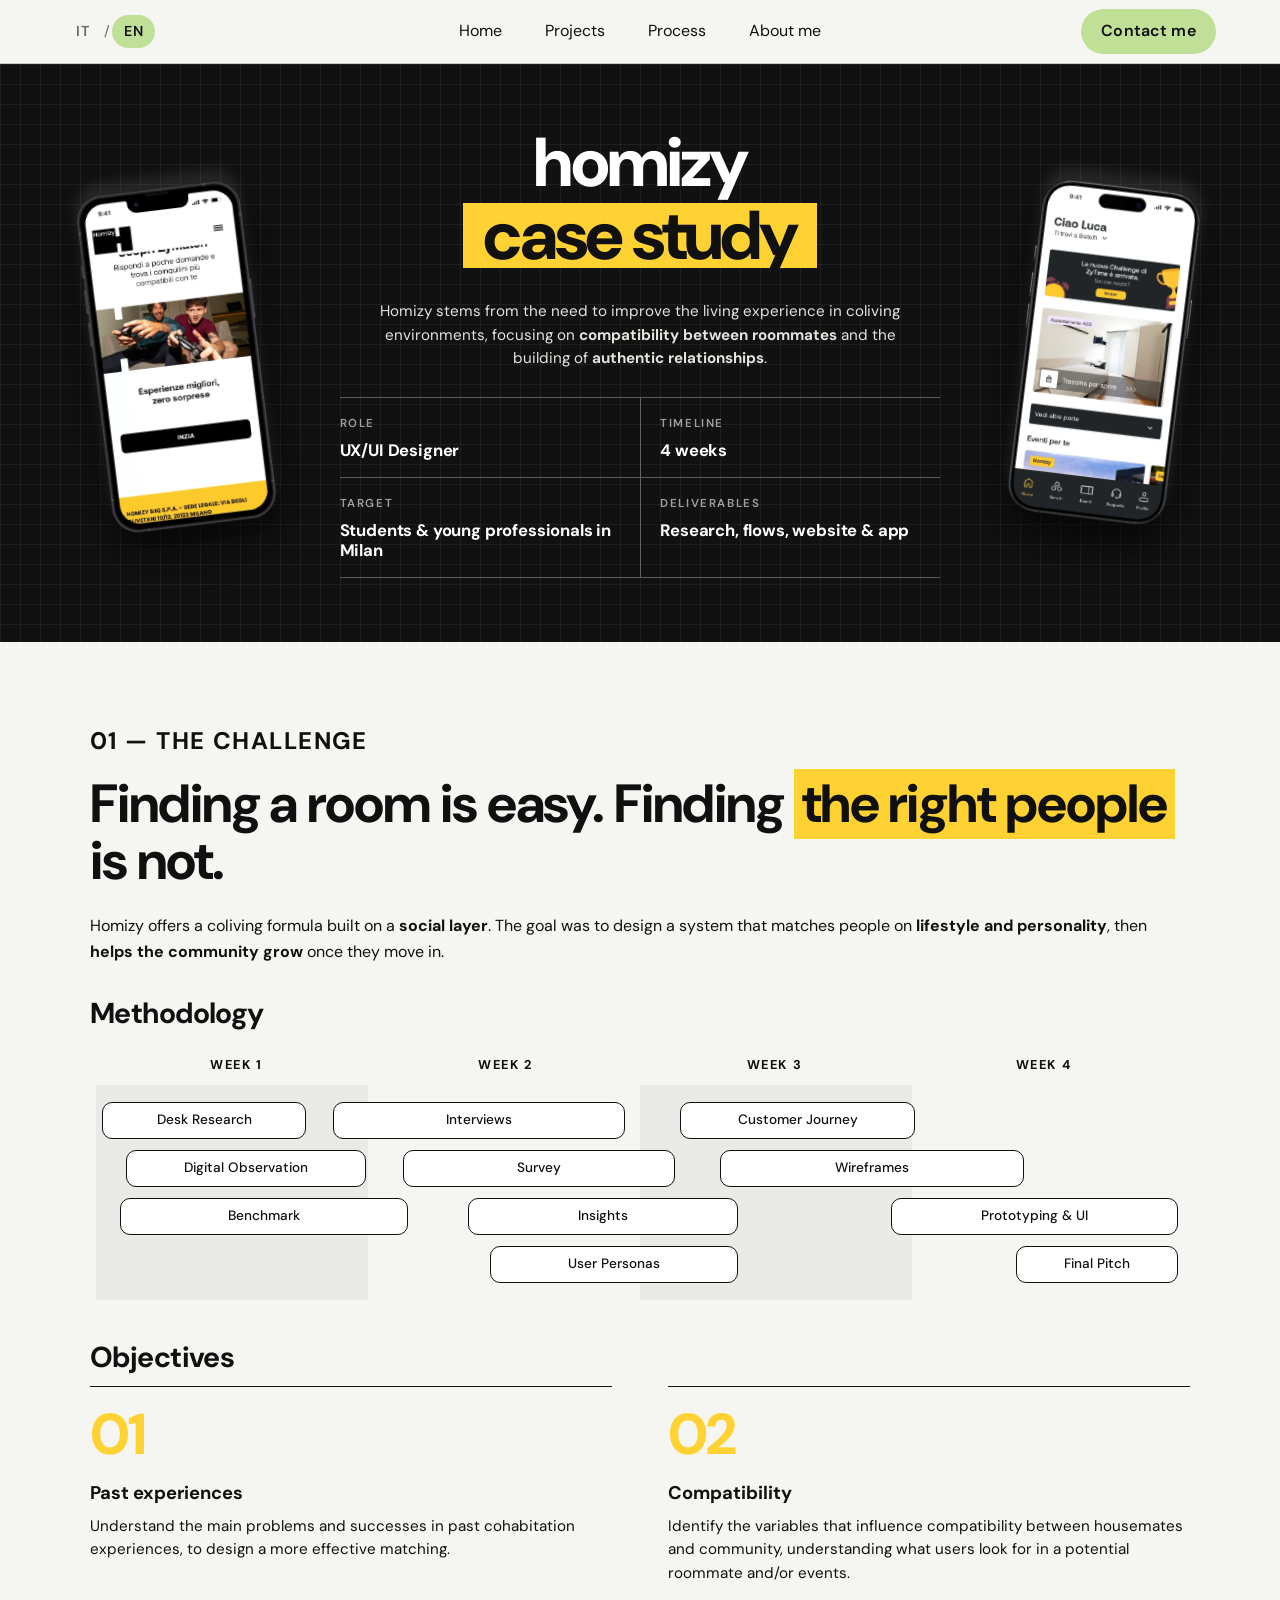
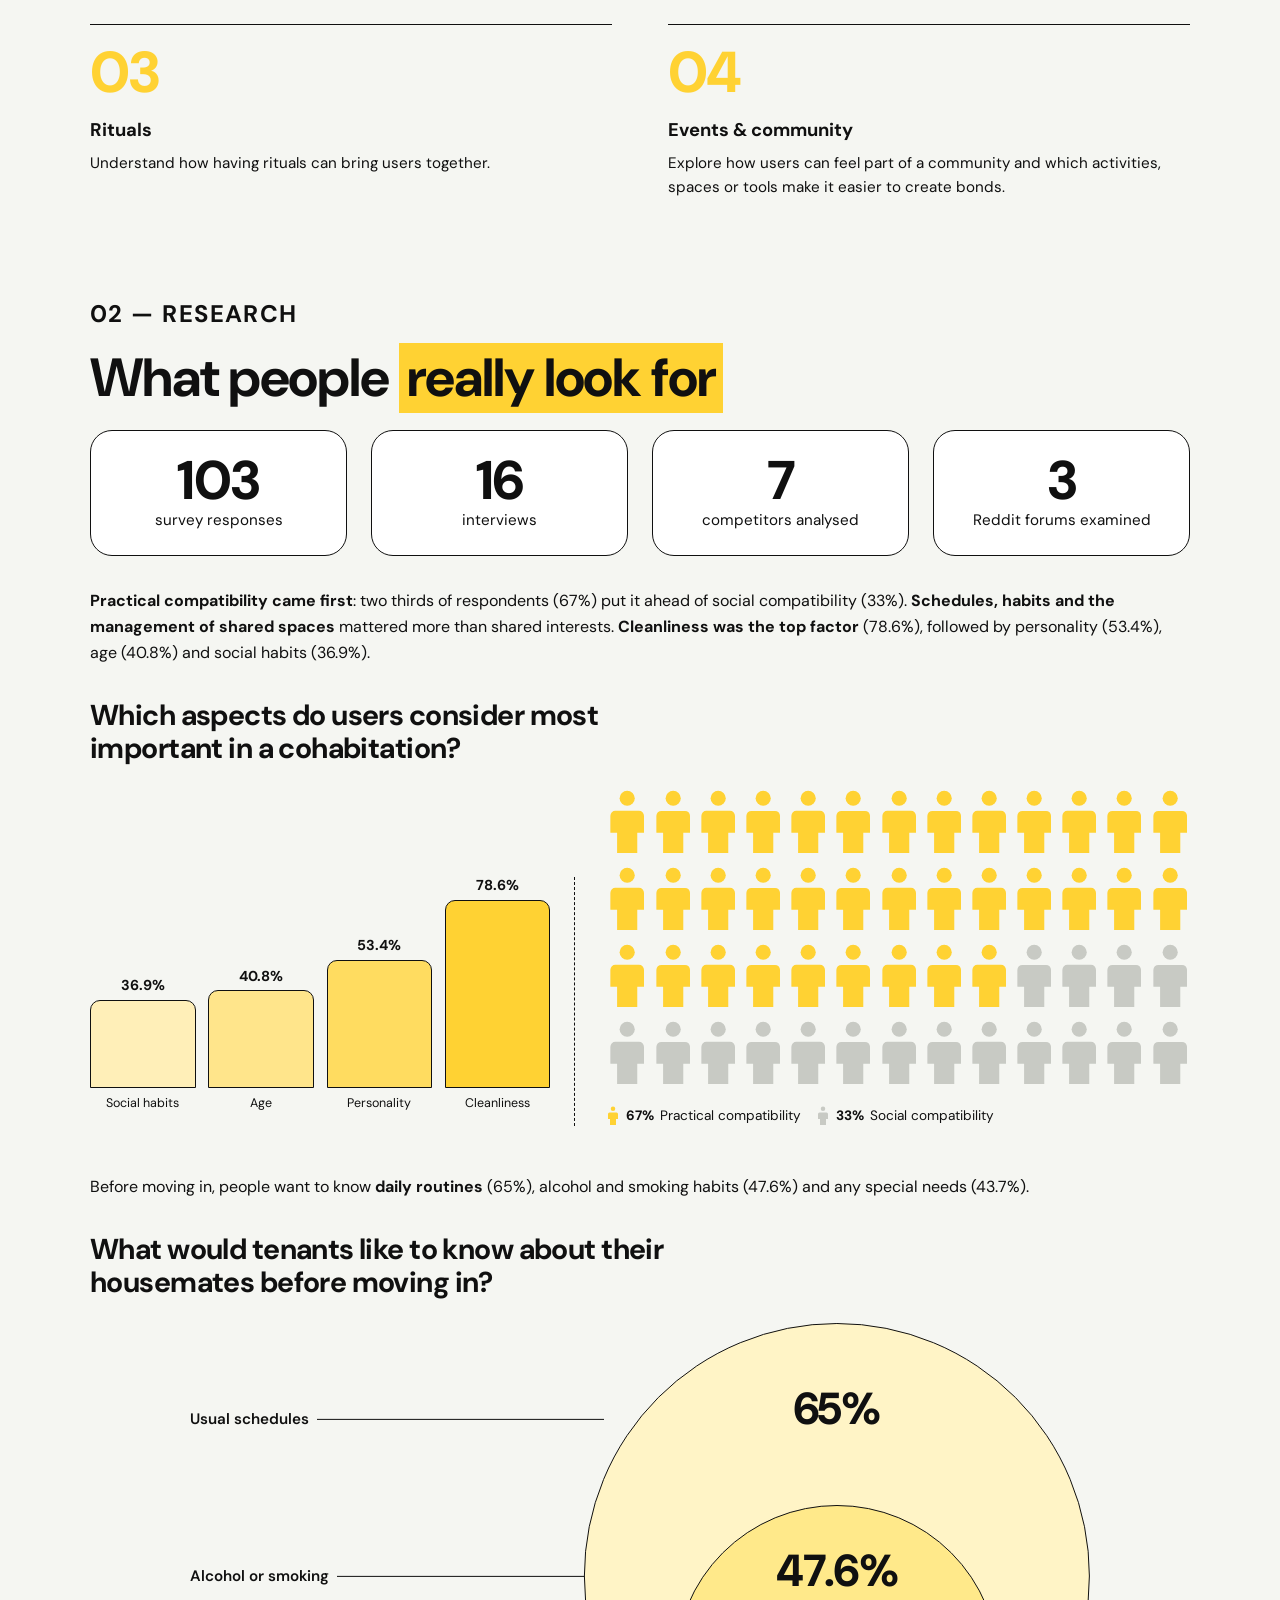
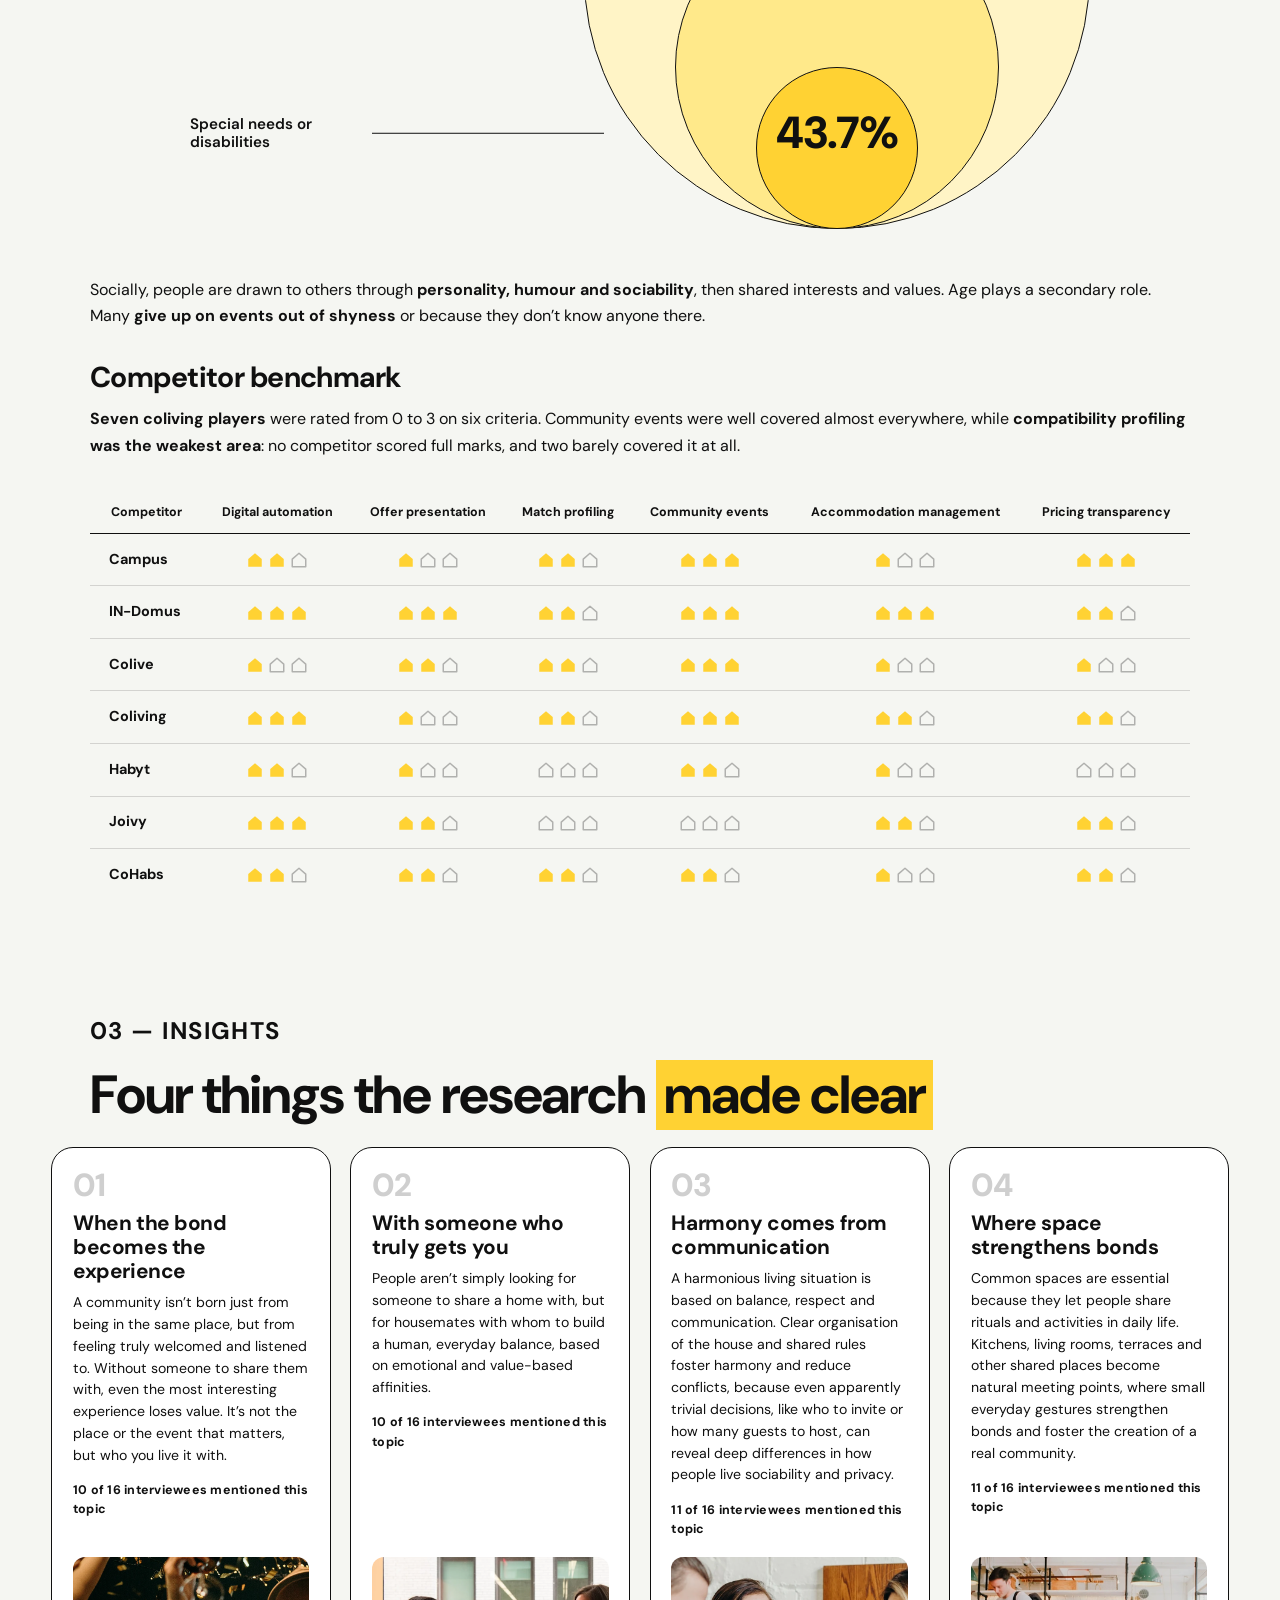
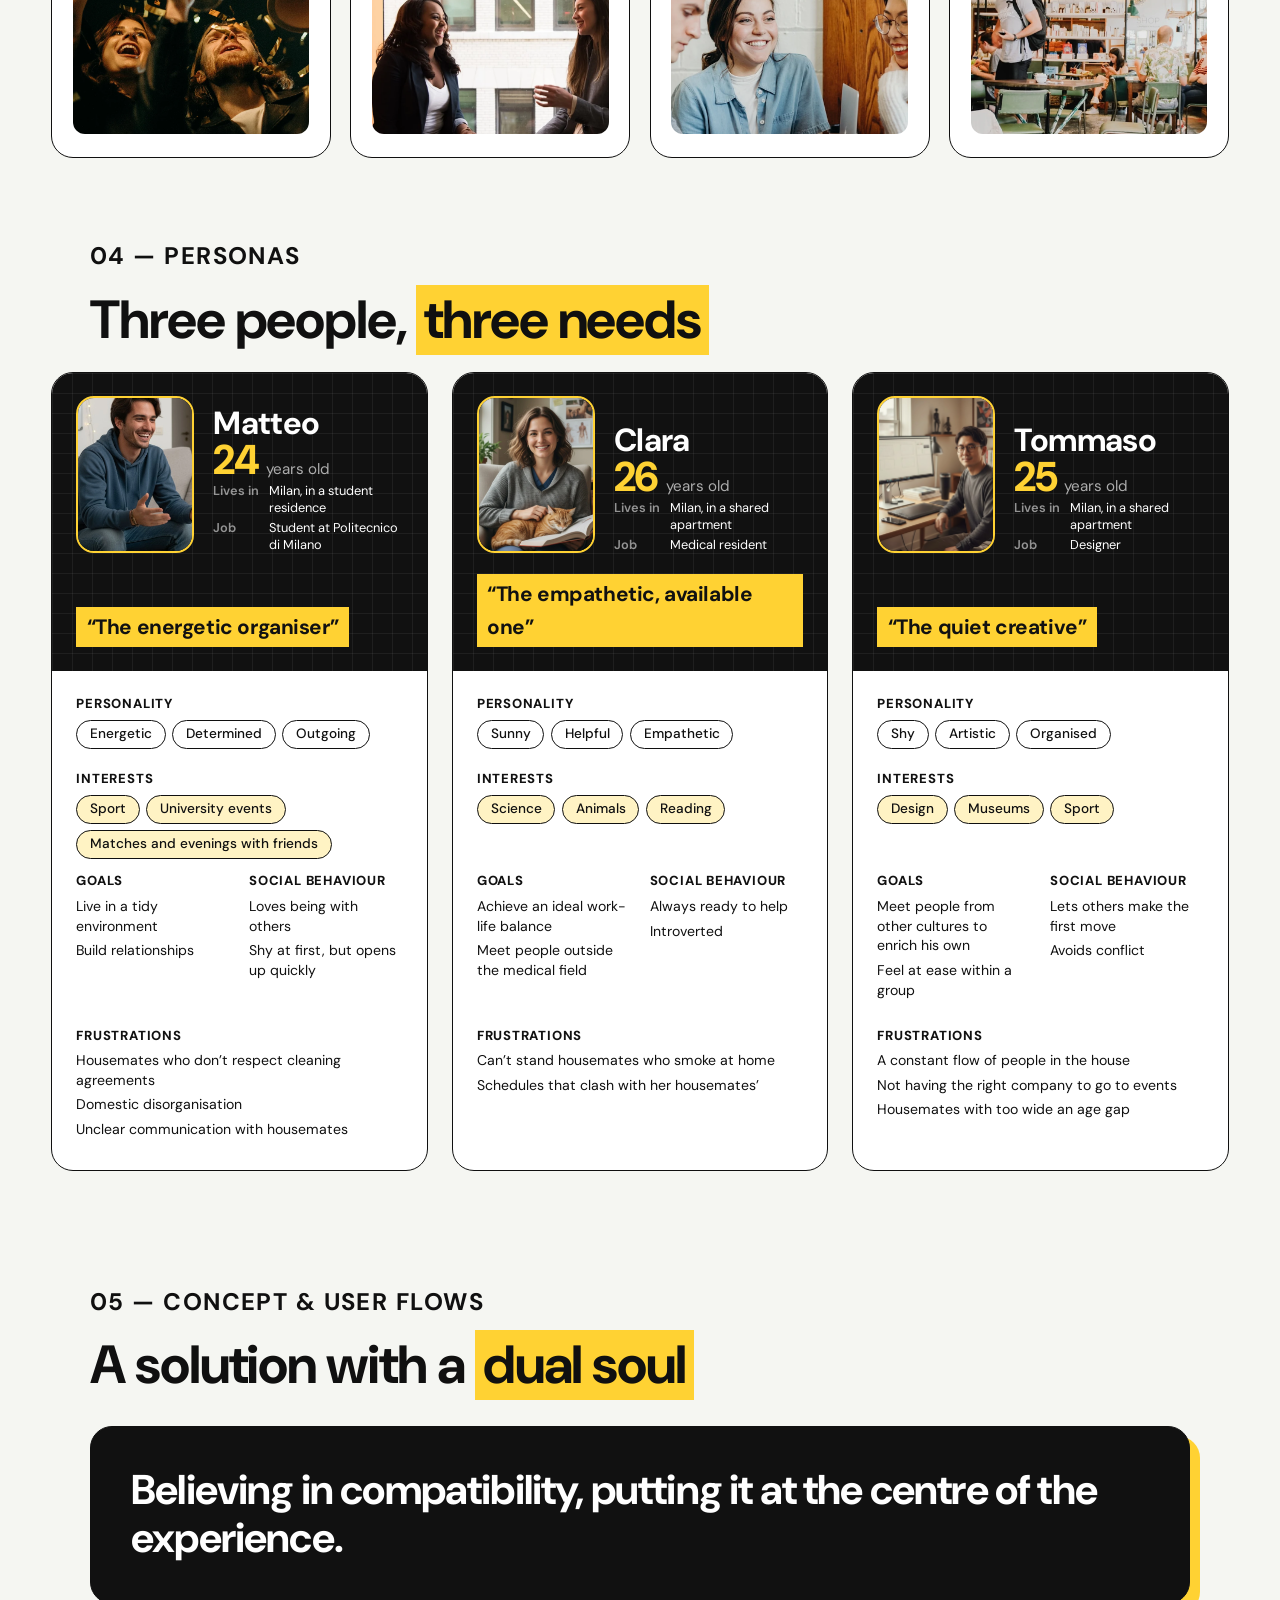
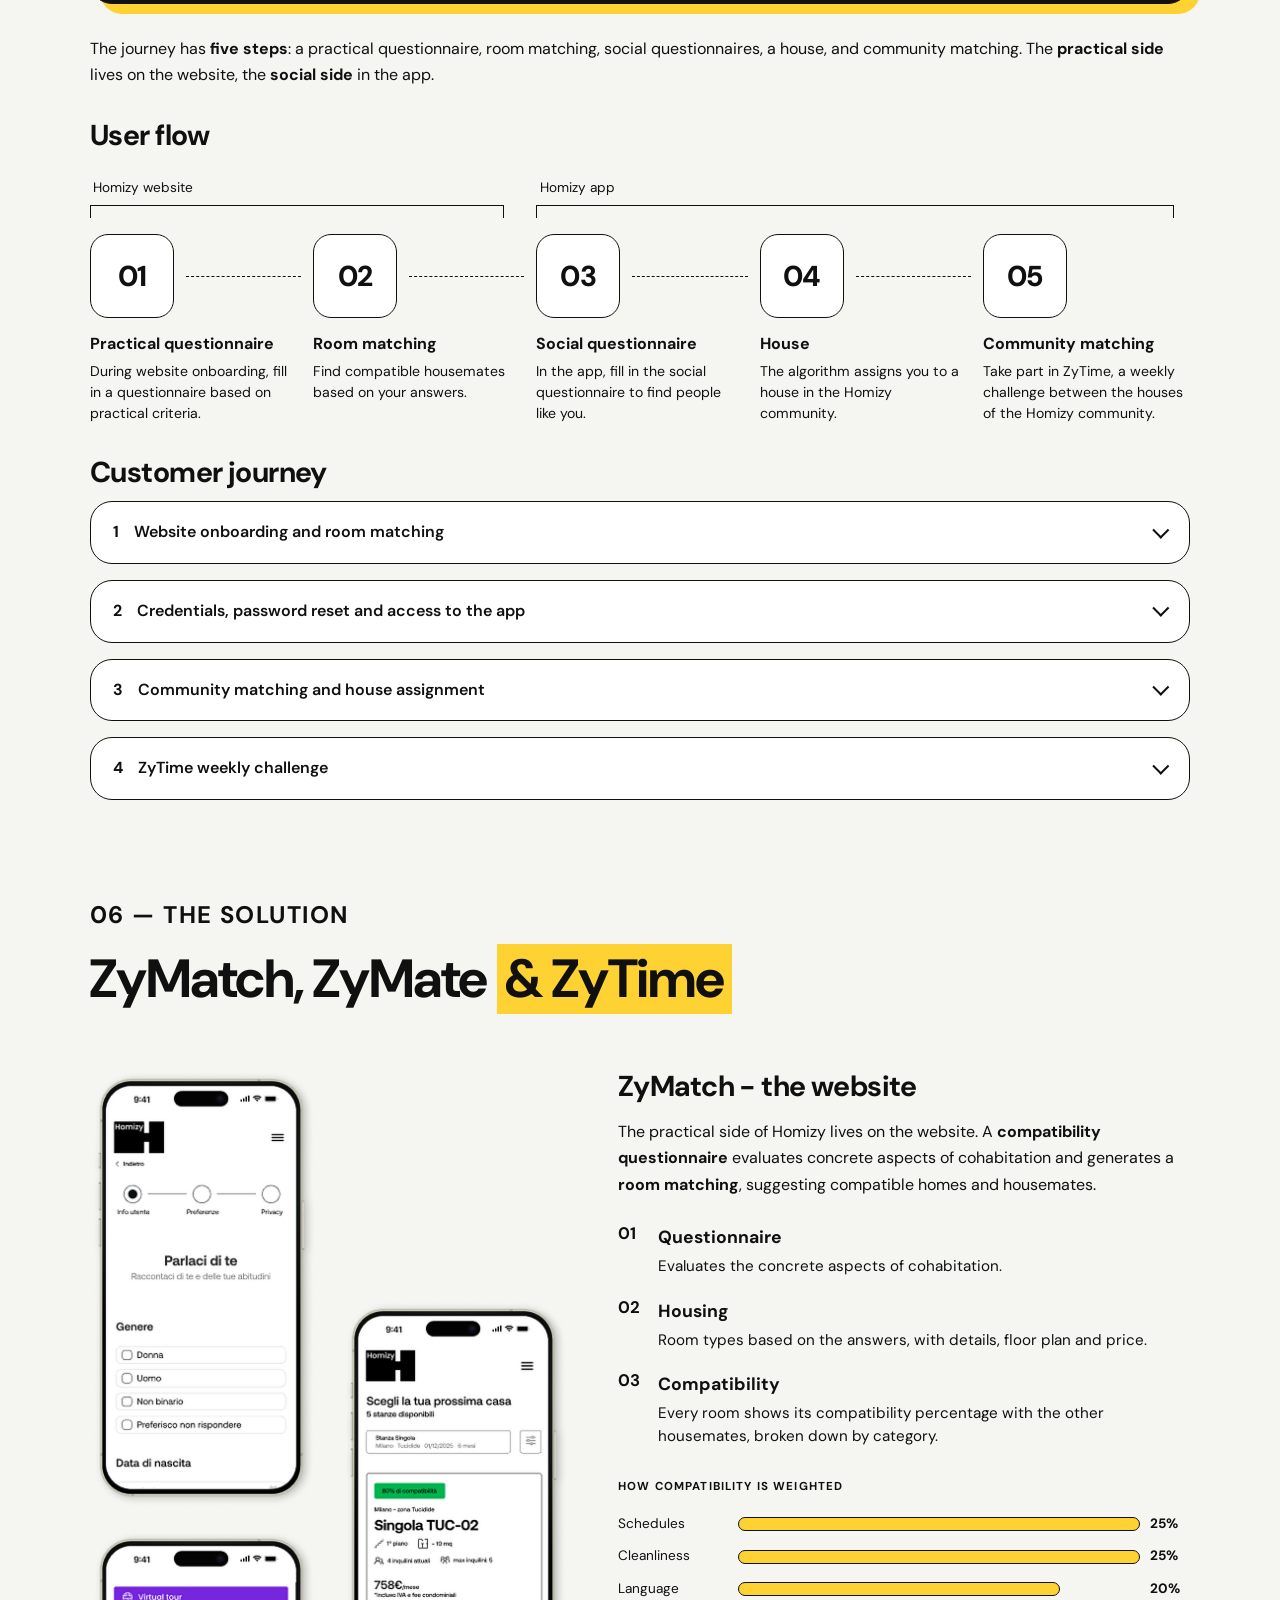
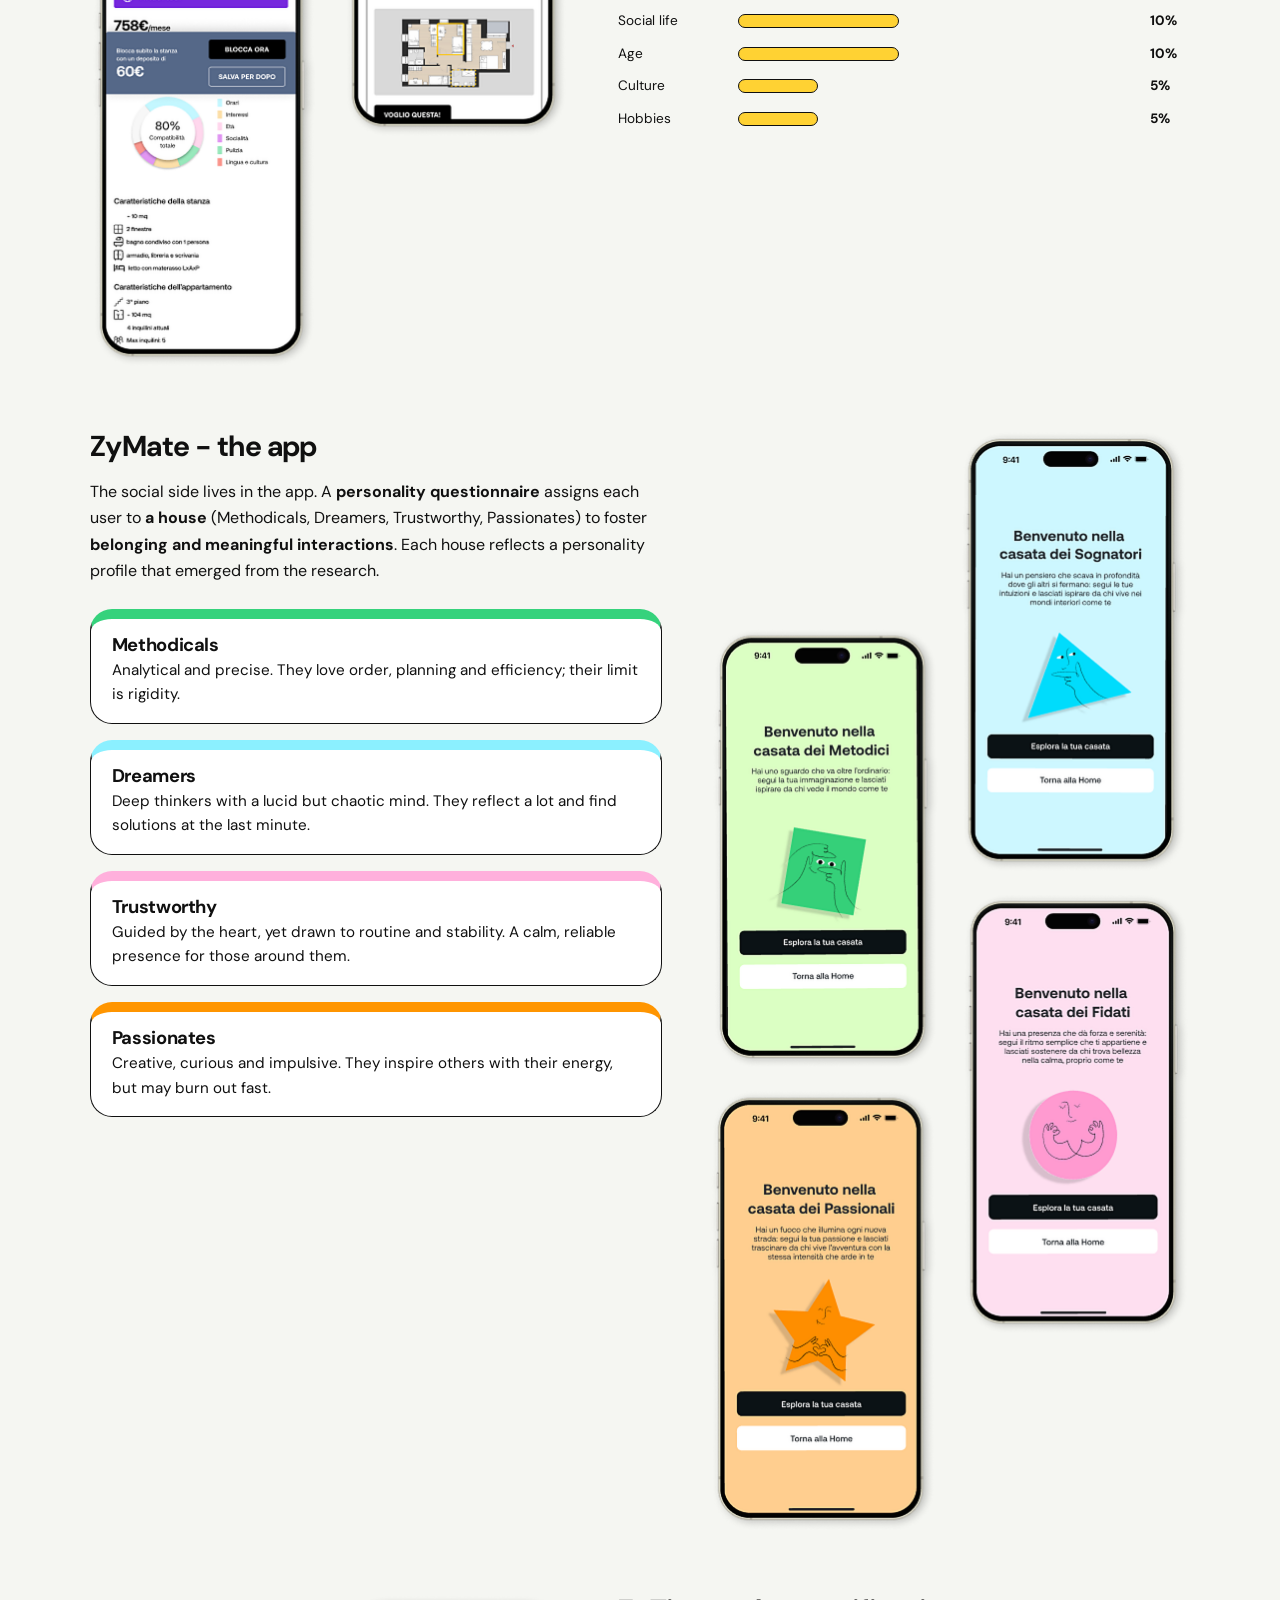
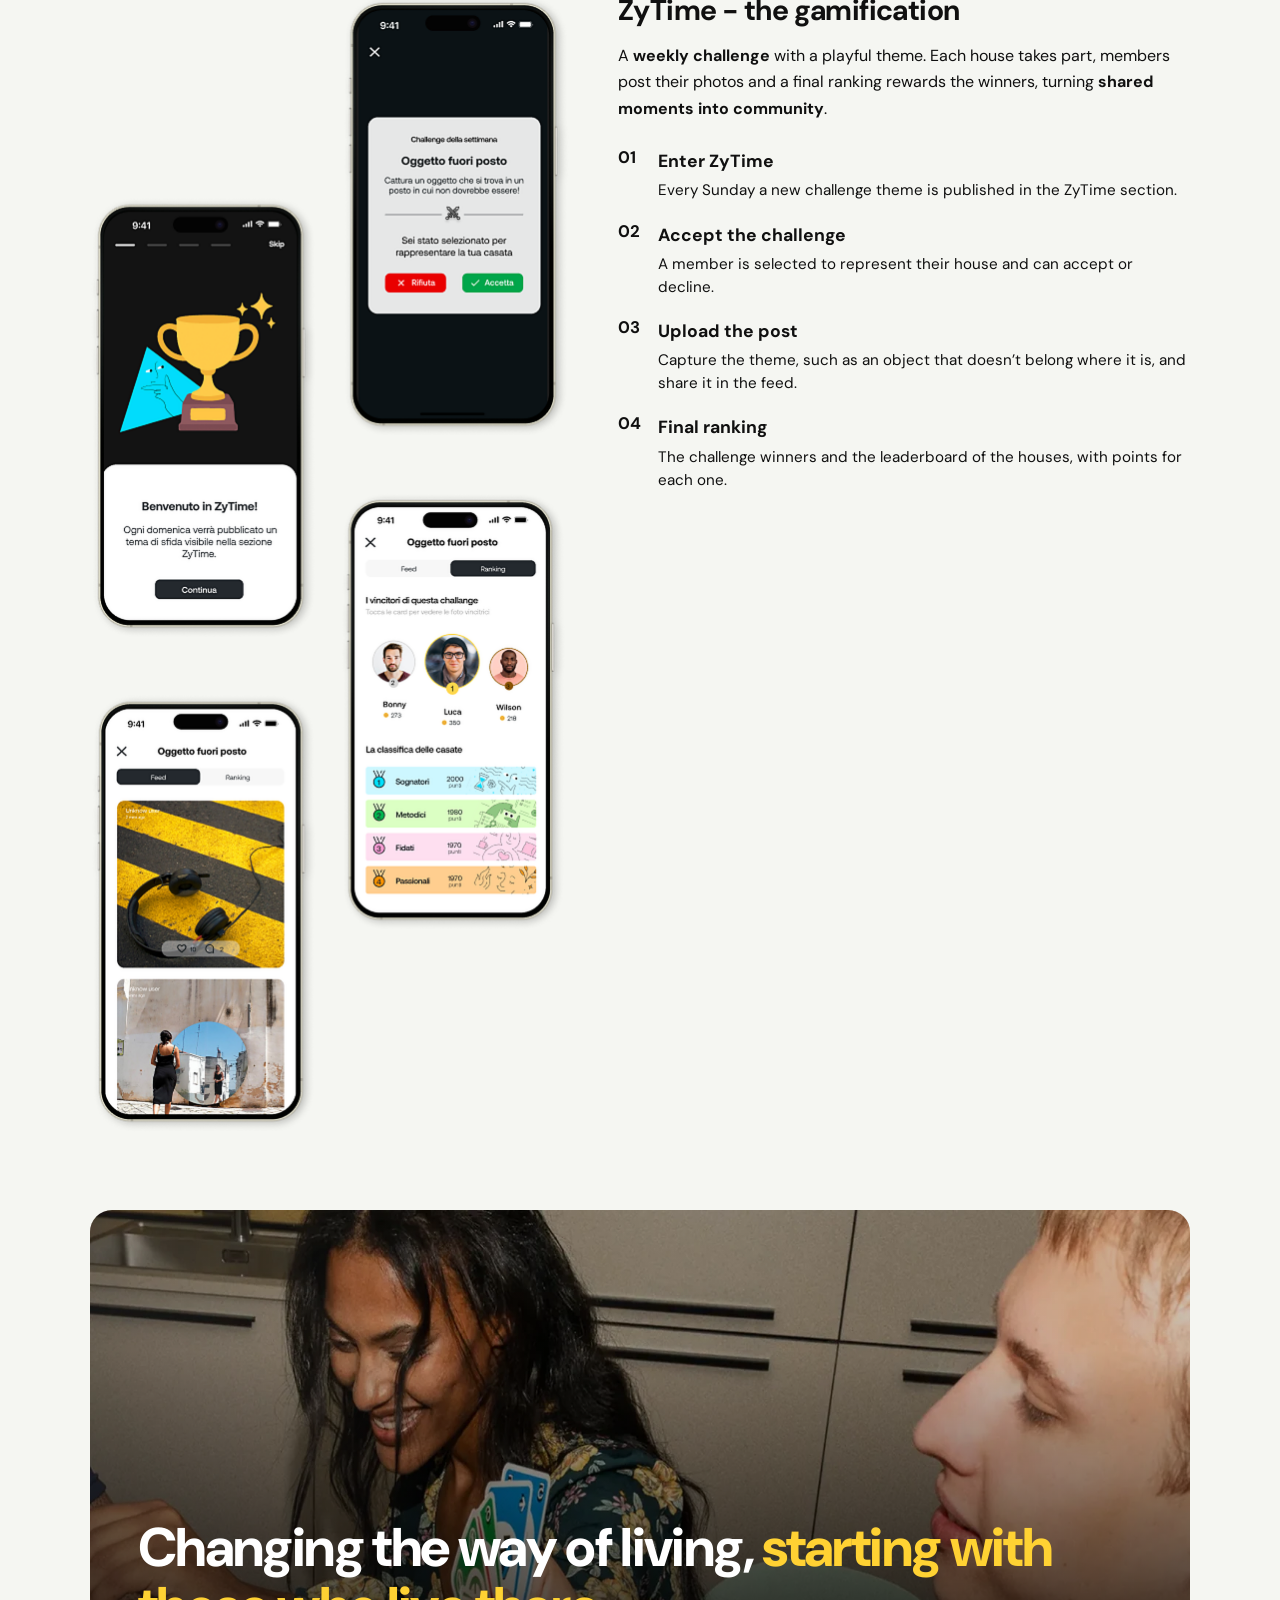
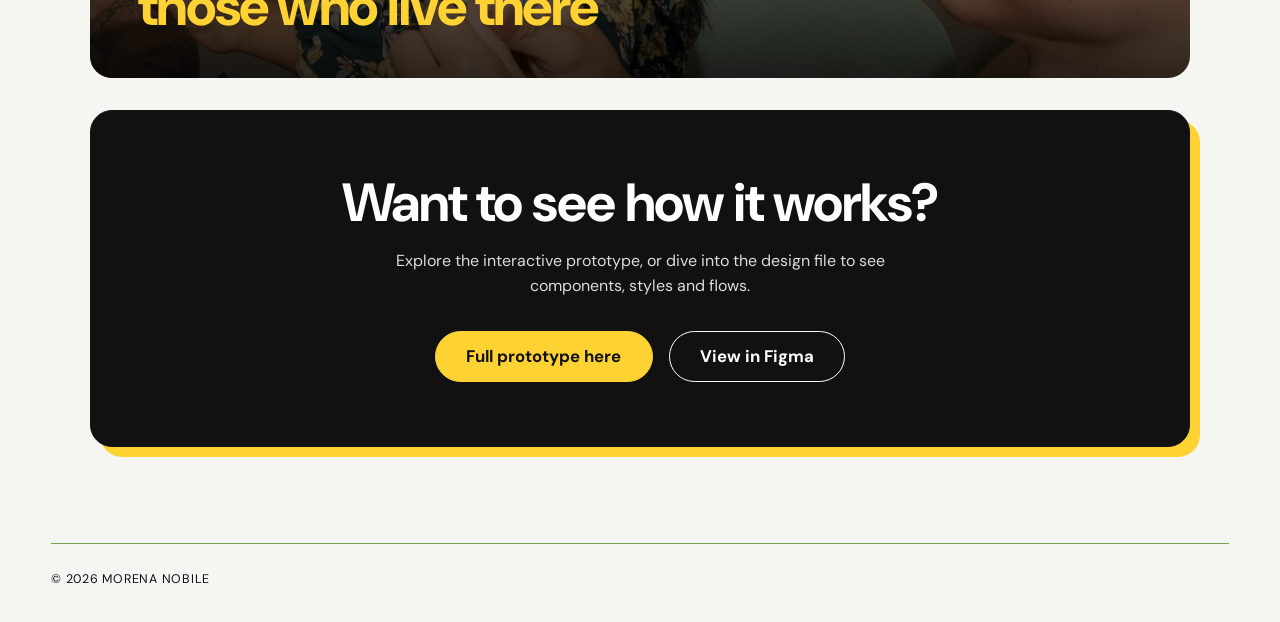
<file: project-detail.html>
<!doctype html>
<html lang="en">

<head>
  <meta charset="utf-8">
  <meta name="viewport" content="width=device-width, initial-scale=1">
  <meta name="description" content="Homizy: a UX/UI case study on compatibility-based coliving in Milan, by Morena Nobile." data-it-content="Homizy: un case study UX/UI sul coliving basato sulla compatibilità a Milano, di Morena Nobile.">
  <title data-it="Homizy — Case study · Morena Nobile">Homizy — Case study · Morena Nobile</title>
  <link rel="icon" href="favicon.ico" sizes="any">
  <link rel="icon" href="favicon.svg" type="image/svg+xml">
  <link rel="icon" href="favicon-32x32.png" type="image/png" sizes="32x32">
  <link rel="apple-touch-icon" href="apple-touch-icon.png">
  <link rel="manifest" href="site.webmanifest">
  <meta name="theme-color" content="#f5f6f2">
  <style>
:root {
  --ink: #101010;
  --paper: #f5f6f2;
  --green: #c0df97;
  --green-dark: #9fc76b;
  --line: #c8cac4;
  --muted: #666962;
  --white: #fff;
  --radius: 22px
}
* {
  box-sizing: border-box
}
html {
  scroll-behavior: smooth
}
body {
  margin: 0;
  background: var(--paper);
  color: var(--ink);
  font-family: "DM Sans", sans-serif;
  font-size: 16px;
  line-height: 1.8
}
button,
a {
  font: inherit
}
a {
  color: inherit;
  text-decoration: none
}
.skip-link {
  position: fixed;
  left: 1rem;
  top: -5rem;
  background: #000;
  color: #fff;
  padding: .8rem 1rem;
  z-index: 99
}
.skip-link:focus {
  top: 1rem
}
.site-header {
  height: 64px;
  display: grid;
  grid-template-columns: 1fr auto 1fr;
  align-items: center;
  padding: 0 clamp(1.25rem, 5vw, 5rem);
  border-bottom: 1px solid var(--line);
  position: sticky;
  top: 0;
  background: rgba(245, 246, 242, .9);
  backdrop-filter: blur(16px);
  z-index: 20
}
.site-header nav {
  gap: 0.5rem;
}
.site-header nav a {
  padding: 0.55rem 1.15rem;
  border: 1px solid transparent;
  border-radius: 999px;
  transition:
    background-color 0.2s ease,
    border-color 0.2s ease,
    transform 0.2s ease;
}
.site-header nav a:hover {
  background-color: var(--green);
  border-color: var(--ink);
  transform: translateY(-2px);
}
.site-header nav a::after {
  display: none;
}
.site-header nav a,
.text-link,
.socials a {
  position: relative
}
.site-header nav a:after,
.text-link:after,
.socials a:after {
  content: "";
  position: absolute;
  left: 0;
  right: 100%;
  bottom: -4px;
  height: 1px;
  background: currentColor;
  transition: .25s
}
.site-header nav a:hover:after,
.text-link:hover:after,
.socials a:hover:after {
  right: 0
}
.site-header>.button {
  justify-self: end
}
.button {
  display: inline-flex;
  align-items: center;
  justify-content: center;
  gap: .8rem;
  background: var(--green);
  border: 1px solid var(--ink);
  padding: 1rem 1.4rem;
  border-radius: 100px;
  font-weight: 600;
  box-shadow: 3px 3px 0 var(--ink);
  transition: .2s
}
.button:hover {
  transform: translate(3px, 3px);
  box-shadow: 0 0 0 var(--ink);
  background: var(--green-dark)
}
.button-small {
  padding: .65rem 1rem;
  box-shadow: none
}
.button-small:hover {
  transform: none
}
footer {
  border-top: 1px solid #7da34e;
  padding-top: 1.5rem;
  display: flex;
  justify-content: space-between;
  font-size: .78rem;
  text-transform: uppercase;
  letter-spacing: .06em
}
@media(max-width:900px) {
.site-header {
    grid-template-columns: 1fr auto
  }
.site-header nav {
    display: none
  }
}
@media(max-width:600px) {
.site-header {
    height: 70px;
    padding: 0 1rem
  }
.button-small {
    font-size: .82rem
  }
footer {
    gap: 1rem;
    flex-wrap: wrap
  }
footer span:last-child {
    display: none
  }
}
@media(prefers-reduced-motion:reduce) {
html {
    scroll-behavior: auto
  }
.photo-window,
  .project,
  .project-media img,
  .button {
    transition: none
  }
}
@media(min-width:901px) {
.site-header nav {
    grid-column: 2;
    justify-content: center;
  }
.site-header>.button {
    grid-column: 3;
    justify-self: end;
  }
}
.button,
.button-small,
.button-dark {
  min-height: 58px;
  padding: .8rem 1.65rem;
  border: 1.5px solid var(--ink);
  border-radius: 999px;
  background: var(--green);
  color: var(--ink);
  font-weight: 600;
  letter-spacing: .01em;
  box-shadow: 0 0 0 var(--ink);
  transform: translate(0, 0);
  transition: transform .18s ease, box-shadow .18s ease, background-color .18s ease;
}
.button:hover,
.button-small:hover,
.button-dark:hover {
  background: var(--green-dark);
  color: var(--ink);
  transform: translateY(-3px);
  box-shadow: 6px 7px 0 var(--ink);
}
.button:active,
.button-small:active,
.button-dark:active {
  transform: translate(0, 0);
  box-shadow: 0 0 0 var(--ink);
}
.button:focus-visible {
  outline: 3px solid var(--ink);
  outline-offset: 5px;
}
.site-header .button-small {
  min-height: 42px;
  padding: 0.45rem 1.2rem;
}
.site-header .button-small,
.site-header nav a {
  border: 1px solid transparent;
}
.site-header nav a:hover {
  border-color: transparent;
}
.section-title {
  display: flex;
  flex-direction: column;
  align-items: center;
  text-align: center;
  font-family: "Instrument Serif", serif;
  font-weight: 400;
  font-size: clamp(4rem, 8vw, 7rem);
  line-height: 0.95;
  letter-spacing: -0.02em;
  margin-top: 0;
  /* Rimuove eventuali margini superiori */
  padding-top: 2rem;
  /* Regola questo valore se vuoi spostarlo ancora più su */
  margin-bottom: 2rem;
  /* Ridotto per spostare in alto anche il contenuto sotto */
  color: var(--ink, #101010);
}
.section-title mark.highlight {
  display: inline-block;
  background-color: #b3db87;
  color: var(--ink, #101010);
  font-family: "Instrument Serif", serif;
  font-style: italic;
  font-weight: 400;
  padding: 0.05em 0.3em;
  margin-top: -0.18em;
  /* Valore negativo per avvicinarlo alla riga sopra */
  line-height: 0.85;
  /* Ridotto per compattare ulteriormente */
}
.contact-footer {
  padding: 0 clamp(1.25rem, 4vw, 4rem) 2rem;
}
.site-header .button-small[aria-current="page"] {
  background: var(--green-dark);
}
.pd-hero {
  text-align: center;
  padding: clamp(2rem, 5vw, 4rem) clamp(1.25rem, 4vw, 4rem) 4rem;
  background-color: var(--paper);
  background-image:
    linear-gradient(to right, rgba(0, 0, 0, 0.08) 1px, transparent 1px),
    linear-gradient(to bottom, rgba(0, 0, 0, 0.08) 1px, transparent 1px);
  background-size: 20px 20px;
}
.pd-back {
  display: inline-block;
  margin-bottom: 1rem;
  font-size: 0.9rem;
  font-weight: 600;
}
.section-title.pd-title {
  font-size: clamp(3.4rem, 10vw, 7rem);
  padding-top: 0;
}
.pd-lead {
  max-width: 640px;
  margin: 0 auto 2rem;
  line-height: 1.6;
}
.pd-meta {
  display: grid;
  grid-template-columns: repeat(auto-fit, minmax(160px, 1fr));
  gap: 1rem;
  max-width: 900px;
  margin: 0 auto 2.5rem;
  text-align: left;
}
.pd-meta div,
.pd-card {
  background: var(--white);
  border: 1.5px solid var(--ink);
  border-radius: var(--radius);
  box-shadow: 5px 5px 0 var(--ink);
}
.pd-meta div {
  padding: 1rem 1.2rem;
  box-shadow: 4px 4px 0 var(--ink);
}
.pd-meta dt {
  font-size: 0.72rem;
  letter-spacing: 0.1em;
  text-transform: uppercase;
  color: var(--muted);
  font-weight: 600;
}
.pd-meta dd {
  margin: 0;
  font-weight: 600;
  line-height: 1.4;
}
.pd-shot {
  display: block;
  width: 100%;
  height: auto;
  background: var(--white);
  border: 1.5px solid var(--ink);
  border-radius: var(--radius);
}
.pd-hero .pd-shot {
  max-width: 900px;
  margin: 0 auto;
  box-shadow: 10px 10px 0 var(--ink);
}
.pd {
  padding: 0 clamp(1.25rem, 4vw, 4rem) 4rem;
}
.pd-section {
  max-width: 1100px;
  margin: 0 auto;
  padding-top: clamp(3rem, 6vw, 5.5rem);
}
.pd-kicker {
  margin: 0 0 0.6rem;
  font-size: 0.75rem;
  font-weight: 600;
  letter-spacing: 0.12em;
  text-transform: uppercase;
}
.pd-section h2 {
  margin: 0 0 1rem;
  font-family: "Instrument Serif", serif;
  font-weight: 400;
  font-size: clamp(2.4rem, 5vw, 4rem);
  line-height: 1.05;
  letter-spacing: -0.02em;
}
.pd-section h2 mark {
  background: #b3db87;
  color: var(--ink);
  font-style: italic;
  padding: 0 0.2em;
}
.pd-intro {
  max-width: none;
  margin: 0 0 2rem;
  line-height: 1.65;
}
.pd-grid {
  display: grid;
  gap: 1.5rem;
  margin-bottom: 2rem;
}
.pd-grid.c3 { grid-template-columns: repeat(3, 1fr); }
.pd-grid.c4 { grid-template-columns: repeat(4, 1fr); }
.pd-card {
  padding: 1.4rem 1.5rem;
}
.pd-card h3 {
  margin: 0 0 0.5rem;
  font-family: "Instrument Serif", serif;
  font-weight: 400;
  font-size: 1.6rem;
  line-height: 1.1;
}
.pd-card p {
  margin: 0;
  font-size: 0.95rem;
  line-height: 1.6;
}
.pd-card .pd-num {
  display: inline-block;
  margin-bottom: 0.6rem;
  padding: 0.1rem 0.7rem;
  background: var(--green);
  border: 1px solid var(--ink);
  border-radius: 999px;
  font-size: 0.8rem;
  font-weight: 600;
}
.pd-stat {
  text-align: center;
}
.pd-stat strong {
  display: block;
  font-family: "Instrument Serif", serif;
  font-weight: 400;
  font-size: 4rem;
  line-height: 1;
}
.pd-profile {
  border-top: 10px solid var(--c, var(--green));
}
.pd-split {
  display: grid;
  grid-template-columns: 1fr 1fr;
  gap: 2.5rem;
  align-items: center;
  margin-bottom: 2rem;
}
.pd-split.rev > :first-child {
  order: 2;
}
.pd-split p {
  line-height: 1.65;
}
.pd-bars {
  list-style: none;
  margin: 1rem 0 0;
  padding: 0;
  display: grid;
  gap: 0.5rem;
}
.pd-bars li {
  display: grid;
  grid-template-columns: 110px 1fr 40px;
  gap: 0.6rem;
  align-items: center;
  font-size: 0.85rem;
}
.pd-bars i {
  display: block;
  height: 14px;
  border: 1px solid var(--ink);
  border-radius: 999px;
  background: var(--green);
  width: var(--w);
}
.pd-quote {
  margin: 2rem 0;
  padding: clamp(1.5rem, 4vw, 2.5rem);
  background: var(--green);
  border: 1.5px solid var(--ink);
  border-radius: var(--radius);
  box-shadow: 8px 8px 0 var(--ink);
  font-family: "Instrument Serif", serif;
  font-style: italic;
  font-size: clamp(1.8rem, 4vw, 3rem);
  line-height: 1.1;
}
.pd-flow {
  margin-bottom: 1rem;
  background: var(--white);
  border: 1.5px solid var(--ink);
  border-radius: var(--radius);
}
.pd-flow summary {
  padding: 1rem 1.4rem;
  font-weight: 600;
  cursor: pointer;
}
.pd-scroll {
  overflow-x: auto;
  padding: 0 1rem 1rem;
}
.pd-scroll img {
  display: block;
  width: 1500px;
  max-width: none;
  height: auto;
}
.pd-actions {
  display: flex;
  flex-wrap: wrap;
  gap: 1rem;
  justify-content: center;
  margin-top: 2.5rem;
}
@media (max-width: 800px) {
.pd-grid.c2, .pd-grid.c3, .pd-grid.c4, .pd-split { grid-template-columns: 1fr; }
.pd-split.rev > :first-child { order: 0; }
.pd-bars li { grid-template-columns: 90px 1fr 36px; }
}
.pd-sub {
  margin: 2rem 0 0.8rem;
  font-family: "Instrument Serif", serif;
  font-weight: 400;
  font-size: clamp(1.7rem, 3vw, 2.2rem);
  line-height: 1.1;
}
.pd-split .pd-sub {
  margin-top: 0;
}
.pd-section > .pd-shot,
.pd-section > .pd-split {
  margin-bottom: 2rem;
}
.pd-table-wrap {
  overflow-x: auto;
  margin-bottom: 2rem;
  background: var(--white);
  border: 1.5px solid var(--ink);
  border-radius: var(--radius);
  box-shadow: 5px 5px 0 var(--ink);
}
.pd-table {
  width: 100%;
  min-width: 720px;
  border-collapse: collapse;
  font-size: 0.9rem;
  text-align: center;
}
.pd-table th,
.pd-table td {
  padding: 0.8rem 0.7rem;
  border-bottom: 1px solid var(--line);
}
.pd-table thead th {
  font-size: 0.78rem;
  line-height: 1.3;
}
.pd-table tbody th {
  text-align: left;
  padding-left: 1.2rem;
}
.pd-table tbody tr:last-child th,
.pd-table tbody tr:last-child td {
  border-bottom: 0;
}
.pd-stars {
  font-size: 1.15rem;
  letter-spacing: 0.1em;
  white-space: nowrap;
}
.pd-stars s {
  text-decoration: none;
  color: var(--line);
}

/* ---- Timeline ---- */
.pd-timeline { padding: clamp(1.2rem, 3vw, 2rem); margin-bottom: 2rem; }
.pd-timeline .pd-sub { margin-top: 0; }
.tl-scroll { overflow-x: auto; }
.tl { min-width: 720px; }
.tl-weeks { display: grid; grid-template-columns: repeat(4, 1fr); }
.tl-weeks span { justify-self: center; padding: 0.3rem 1.8rem; background: var(--green); border: 1px solid var(--ink); border-radius: 10px; font-size: 0.85rem; font-weight: 600; }
.tl-body {
  margin-top: 1rem; padding: 0.4rem 0;
  background:
    repeating-linear-gradient(to bottom, var(--line) 0 6px, transparent 6px 12px) 0 0 / 1px 100% no-repeat,
    repeating-linear-gradient(to bottom, var(--line) 0 6px, transparent 6px 12px) 25% 0 / 1px 100% no-repeat,
    repeating-linear-gradient(to bottom, var(--line) 0 6px, transparent 6px 12px) 50% 0 / 1px 100% no-repeat,
    repeating-linear-gradient(to bottom, var(--line) 0 6px, transparent 6px 12px) 75% 0 / 1px 100% no-repeat,
    repeating-linear-gradient(to bottom, var(--line) 0 6px, transparent 6px 12px) 100% 0 / 1px 100% no-repeat;
}
.tl-row { position: relative; height: 3rem; }
.tl-bar { position: absolute; top: 0.35rem; height: 2.3rem; display: flex; align-items: center; justify-content: center; padding: 0 0.5rem; overflow: hidden; background: #e9f3d8; border: 1px solid var(--ink); border-radius: 10px; font-size: 0.85rem; font-weight: 500; line-height: 1.2; white-space: nowrap; }

/* ---- Research charts ---- */
.pd-chart { margin: 0 0 2rem; padding: clamp(1.2rem, 3vw, 2rem); }
.pd-chart figcaption { max-width: 640px; margin-bottom: 1.5rem; font-family: "Instrument Serif", serif; font-size: clamp(1.4rem, 2.6vw, 2rem); line-height: 1.15; }
.ch1 { display: grid; grid-template-columns: 1fr 1.2fr; gap: 2rem; align-items: end; }
.bars { display: grid; grid-template-columns: repeat(4, 1fr); gap: 0.8rem; align-items: end; padding-right: 1.5rem; border-right: 1px dashed var(--ink); }
.bc { display: flex; flex-direction: column; justify-content: flex-end; text-align: center; font-size: 0.78rem; line-height: 1.2; }
.bc b { margin-bottom: 0.35rem; font-size: 0.9rem; }
.bc i { display: block; width: 100%; height: calc(var(--p) * 2.4px); background: var(--green-dark); background: color-mix(in srgb, var(--green-dark) calc(var(--t) * 100%), #fff); border: 1px solid var(--ink); border-radius: 10px 10px 0 0; }
.bc span { margin-top: 0.5rem; min-height: 2.4em; }
.people { display: grid; grid-template-columns: repeat(13, 1fr); gap: 0.6rem 0.3rem; }
.pp { display: block; width: 100%; height: auto; fill: var(--line); }
.pp.on { fill: var(--green-dark); }
.legend { display: flex; flex-wrap: wrap; align-items: center; gap: 0.4rem; margin: 1.2rem 0 0; font-size: 0.85rem; line-height: 1.3; }
.legend .pp { width: 12px; height: 20px; margin-left: 0.6rem; }
.legend .pp:first-child { margin-left: 0; }
.ch2 { position: relative; max-width: 900px; margin: 0 auto; aspect-ratio: 16 / 9; }
.ch2-circles { position: absolute; right: 0; bottom: 0; height: 100%; aspect-ratio: 1; }
.ch2-circles .ring { position: absolute; bottom: 0; left: 50%; aspect-ratio: 1; transform: translateX(-50%); border: 1px solid var(--ink); border-radius: 50%; }
.r1 { width: 100%; background: #eef6e0; }
.r2 { width: 64%; background: #d9eab9; }
.r3 { width: 32%; background: var(--green-dark); }
.ch2-circles b { position: absolute; left: 50%; transform: translate(-50%, -50%); font-family: "Instrument Serif", serif; font-weight: 400; font-size: clamp(1.5rem, 5vw, 3.2rem); line-height: 1; }
.ch2-labels { margin: 0; padding: 0; list-style: none; }
.ch2-labels li { position: absolute; left: 0; width: 46%; display: flex; align-items: center; gap: 0.5rem; transform: translateY(-50%); font-size: clamp(0.7rem, 1.8vw, 0.95rem); font-weight: 600; line-height: 1.2; }
.ch2-labels li span { flex: none; max-width: 42%; }
.ch2-labels li i { flex: 1; height: 1px; background: var(--ink); }

/* ---- Insights ---- */
.pd-insights { display: grid; grid-template-columns: repeat(2, 1fr); gap: 1.5rem; }
.pd-insight { padding: clamp(1.6rem, 3vw, 2.4rem); background: var(--white); border: 1.5px solid var(--ink); border-radius: var(--radius); box-shadow: 6px 6px 0 var(--ink); }
.pd-insight.alt { background: var(--green); }
.pd-insight .num { display: inline-block; margin-bottom: 1rem; padding: 0.05rem 0.8rem; background: var(--paper); border: 1px solid var(--ink); border-radius: 999px; font-family: "Instrument Serif", serif; font-style: italic; font-size: 1.3rem; line-height: 1.4; }
.pd-insight h3 { margin: 0 0 0.8rem; font-family: "Instrument Serif", serif; font-weight: 400; font-size: clamp(2rem, 3.4vw, 2.8rem); line-height: 1.02; letter-spacing: -0.01em; }
.pd-insight p { margin: 0; font-size: 1.05rem; line-height: 1.6; }

/* ---- Personas ---- */
.pd-personas { display: grid; gap: 1.5rem; margin-bottom: 2rem; }
.pd-persona { display: grid; grid-template-columns: 340px 1fr; gap: 2rem; padding: clamp(1.4rem, 3vw, 2rem); border-top: 12px solid var(--green); }
.pd-persona header { display: flex; align-items: center; gap: 1.2rem; margin-bottom: 1.2rem; }
.pd-persona header img { flex: none; width: 110px; height: 110px; object-fit: cover; border: 1.5px solid var(--ink); border-radius: 50%; }
.pd-persona h3 { margin: 0 0 0.4rem; font-size: 2.6rem; }
.pd-persona dl { display: grid; grid-template-columns: auto 1fr; gap: 0.15rem 0.7rem; margin: 0; font-size: 0.85rem; line-height: 1.4; }
.pd-persona dt { color: var(--muted); font-weight: 600; }
.pd-persona dd { margin: 0; }
.pd-persona .pq { margin: 0; padding: 0.7rem 1rem; background: var(--green); border-radius: 14px; font-family: "Instrument Serif", serif; font-style: italic; font-size: 1.7rem; line-height: 1.1; }
.pr { display: grid; grid-template-columns: 1fr 1fr; gap: 0 2rem; align-content: start; }
.pr .wide { grid-column: 1 / -1; }
.pd-persona h4 { margin: 0 0 0.4rem; padding-top: 0.2rem; font-size: 0.72rem; letter-spacing: 0.1em; text-transform: uppercase; }
.pr > div { margin-bottom: 1.1rem; }
.pd-persona ul { margin: 0; padding-left: 1.1rem; font-size: 0.92rem; line-height: 1.5; }

/* ---- User flow ---- */
.pd-userflow { padding: clamp(1.2rem, 3vw, 2rem); margin-bottom: 2rem; }
.pd-userflow .pd-sub { margin-top: 0; }
.uf { display: grid; grid-template-columns: repeat(5, 1fr); column-gap: 1rem; row-gap: 1rem; margin-top: 1.5rem; }
.uf-group { position: relative; padding-bottom: 1.1rem; text-align: center; font-size: 0.85rem; grid-row: 1; }
.uf-group::after { content: ""; position: absolute; left: 10%; right: 10%; bottom: 0; height: 12px; border: 1.5px solid var(--ink); border-bottom: 0; }
.g1 { grid-column: 1 / 3; }
.g2 { grid-column: 3 / 6; }
.uf-step { position: relative; grid-row: 2; text-align: center; }
.s1 { grid-column: 1; } .s2 { grid-column: 2; } .s3 { grid-column: 3; } .s4 { grid-column: 4; } .s5 { grid-column: 5; }
.uf-step:not(.s5)::after { content: ""; position: absolute; top: 42px; left: calc(50% + 50px); width: calc(100% - 100px + 1rem); border-top: 1.5px dashed var(--ink); }
.tile { display: grid; place-items: center; width: 84px; height: 84px; margin: 0 auto 1rem; background: var(--green); border: 1.5px solid var(--ink); border-radius: 18px; box-shadow: 4px 4px 0 var(--ink); font-family: "Instrument Serif", serif; font-size: 2.2rem; line-height: 1; }
.uf-step h4 { margin: 0 0 0.4rem; font-size: 1rem; line-height: 1.3; }
.uf-step p { margin: 0; font-size: 0.88rem; line-height: 1.5; }

@media (max-width: 900px) {
  .pd-persona { grid-template-columns: 1fr; gap: 1rem; }
}
@media (max-width: 800px) {
  .ch1, .pd-insights, .pr { grid-template-columns: 1fr; }
  .bars { padding: 0 0 1.5rem; border-right: 0; border-bottom: 1px dashed var(--ink); }
  .uf { grid-template-columns: 1fr; }
  .uf-group, .uf-step { grid-column: 1; grid-row: auto; }
  .g1 { order: 0; } .s1 { order: 1; } .s2 { order: 2; } .g2 { order: 3; } .s3 { order: 4; } .s4 { order: 5; } .s5 { order: 6; }
  .uf-group { padding: 0 0 0.4rem; border-bottom: 1.5px solid var(--ink); text-align: left; font-weight: 600; }
  .uf-group::after, .uf-step::after { display: none; }
}


/* ==========================================================
   HOMIZY LOOK: giallo + nero + tipografia dell'app
   (per tornare al serif del sito: --pd-head: "Instrument Serif", serif)
   ========================================================== */
:root { --hy: #ffd233; --hy-soft: #fff3c4; --pd-head: "DM Sans", sans-serif; }

.pd-hero { background-color: #111; background-image: linear-gradient(to right, rgba(255,255,255,.06) 1px, transparent 1px), linear-gradient(to bottom, rgba(255,255,255,.06) 1px, transparent 1px); }
.pd-hero .section-title { color: #fff; }
.section-title.pd-title { font-family: var(--pd-head); font-weight: 800; letter-spacing: -0.04em; font-size: clamp(3.2rem, 9vw, 6.5rem); }
.pd-hero .section-title mark.highlight { background: var(--hy); color: #111; font-family: var(--pd-head); font-style: normal; font-weight: 800; }
.pd-hero .pd-lead { color: #e4e4de; }
.pd-hero .pd-meta div { box-shadow: 4px 4px 0 var(--hy); }
.pd-hero .pd-shot { border-color: #111; box-shadow: 10px 10px 0 var(--hy); }

.pd-kicker { display: inline-block; padding: 0.1rem 0.75rem; background: var(--hy); border: 1px solid var(--ink); border-radius: 999px; }
.pd-section h2, .pd-sub, .pd-card h3, .pd-insight h3, .pd-persona h3, .pd-chart figcaption, .pd-stat strong,
.pd-quote, .pd-persona .pq, .tile, .ch2-circles b, .pd-insight .num {
  font-family: var(--pd-head); font-weight: 700; font-style: normal; letter-spacing: -0.02em;
}
.pd-section h2 { font-size: clamp(2rem, 4.2vw, 3.4rem); line-height: 1.05; }
.pd-section h2 mark { background: var(--hy); font-style: normal; padding: 0 0.15em; }
.pd-sub { font-size: clamp(1.4rem, 2.4vw, 1.8rem); }
.pd-sub-s { margin: 2rem 0 0.8rem; font-size: 1.2rem; }
.pd-card h3 { font-size: 1.35rem; }
.pd-card .pd-num { background: var(--hy); }
.pd-stat strong { font-size: 3.4rem; font-weight: 800; }
.pd-chart figcaption { font-size: clamp(1.2rem, 2.2vw, 1.6rem); }

.tl-weeks span { background: var(--hy); }
.tl-bar { background: var(--hy-soft); border-color: rgba(0,0,0,.25); }
.bc i { background: var(--hy); background: color-mix(in srgb, var(--hy) calc(var(--t) * 100%), #fff); }
.pp.on { fill: var(--hy); }
.r1 { background: #fff4c6; } .r2 { background: #ffe98a; } .r3 { background: var(--hy); }
.ch2-circles b { font-weight: 800; font-size: clamp(1.4rem, 4.4vw, 2.8rem); }

.pd-insight { padding: clamp(1.3rem, 2.4vw, 1.8rem); }
.pd-insight h3 { font-size: clamp(1.5rem, 2.4vw, 2rem); line-height: 1.1; }
.pd-insight p { font-size: 0.98rem; }
.pd-insight .num { background: var(--hy); font-size: 1rem; }

.pd-persona { border-top-width: 1.5px; border-top-color: var(--ink); }
.pd-persona h3 { font-size: 2.2rem; }
.pd-persona .pq { padding: 0; background: none; border-radius: 0; font-size: 2rem; line-height: 1.15; }

.pd-quote { background: var(--hy); font-size: clamp(1.6rem, 3.6vw, 2.6rem); line-height: 1.15; }
.tile { background: var(--hy); font-size: 1.8rem; font-weight: 800; }
.pd-bars i { background: var(--hy); }

.pd-flow summary { display: flex; align-items: center; justify-content: space-between; gap: 1rem; list-style: none; }
.pd-flow summary::-webkit-details-marker { display: none; }
.pd-flow summary::after { content: ""; flex: none; width: 0.6rem; height: 0.6rem; border-right: 2px solid var(--ink); border-bottom: 2px solid var(--ink); transform: translateY(-25%) rotate(45deg); transition: transform 0.2s; }
.pd-flow[open] summary { background: var(--hy); border-radius: calc(var(--radius) - 2px) calc(var(--radius) - 2px) 0 0; }
.pd-flow[open] summary::after { transform: translateY(25%) rotate(-135deg); }

/* ritocchi */
.section-title.pd-title { line-height: 1; }
.pd-hero .section-title mark.highlight { margin-top: 0.08em; }
.pd-section h2 { margin-bottom: 1.5rem; }
.pd-timeline .pd-kicker { margin-bottom: 0.8rem; }

/* ---- Capitoli: solo testo, più grande ---- */
.pd-section > .pd-kicker { display: block; margin: 0 0 0.9rem; padding: 0; background: none; border: 0; border-radius: 0; font-size: clamp(1.1rem, 2vw, 1.5rem); font-weight: 700; letter-spacing: 0.06em; }

/* ---- Personas: foto quadrate più grandi ---- */
.pd-persona { grid-template-columns: 420px 1fr; }
.pd-persona header img { width: 160px; height: 160px; border-radius: 24px; }
.pd-persona header { gap: 1.4rem; }

/* ---- Accordion: numero ---- */
.pd-flow .fn { margin-right: 0.9rem; }

/* ---- CTA finale ---- */
.pd-final { margin-bottom: 2rem; padding: clamp(2rem, 5vw, 4rem); background: #111; color: #fff; border: 1.5px solid #111; border-radius: var(--radius); box-shadow: 10px 10px 0 var(--hy); text-align: center; }
.pd-final h2 { margin: 0 0 1rem; color: #fff; }
.pd-final p { max-width: 560px; margin: 0 auto 2rem; color: #dcdcd6; line-height: 1.6; }
.pd-final-actions { display: flex; flex-wrap: wrap; justify-content: center; gap: 1rem; }
.pd-cta { display: inline-flex; align-items: center; gap: 0.5rem; padding: 1rem 1.9rem; background: var(--hy); color: #111; border: 1.5px solid var(--hy); border-radius: 999px; font-family: var(--pd-head); font-weight: 700; font-size: 1.05rem; line-height: 1; transition: transform 0.15s ease, box-shadow 0.15s ease; }
.pd-cta:hover { transform: translate(-2px, -2px); box-shadow: 4px 4px 0 #fff; }
.pd-cta-alt { background: transparent; color: #fff; border-color: #fff; }
.pd-cta-alt:hover { box-shadow: 4px 4px 0 #fff; }

@media (max-width: 900px) {
  .pd-persona { grid-template-columns: minmax(0, 1fr); }
  .pd-persona header { flex-wrap: wrap; }
}
@media (max-width: 480px) {
  .pd-persona header img { width: 120px; height: 120px; }
}
.pd-timeline .pd-sub { margin-bottom: 1.3rem; }

/* ---- ZyMate: solo i telefoni, a filo con il bordo destro della pagina ---- */
.pd { --gutter: clamp(1.25rem, 4vw, 4rem); --bleed: calc((100vw - min(1100px, 100vw - 2 * var(--gutter))) / 2); overflow-x: clip; }
.pd-split.bleed { grid-template-columns: 1fr 1.25fr; }
.pd-split.bleed > img { width: calc(100% + var(--bleed)); max-width: none; margin-right: calc(-1 * var(--bleed)); background: transparent; border: 0; border-radius: 0; box-shadow: none; mix-blend-mode: multiply; }
@media (max-width: 800px) {
  .pd-split.bleed { grid-template-columns: 1fr; }
  .pd-split.bleed > img { width: 100%; margin-right: 0; }
}

/* ---- Sezione 6: ZyMatch / ZyMate / ZyTime ---- */
.pd-label { margin: 0 0 0.6rem; font-size: 0.72rem; font-weight: 700; letter-spacing: 0.1em; text-transform: uppercase; }
.pd-badge { display: inline-block; padding: 0.1rem 0.75rem; background: var(--hy); border: 1px solid var(--ink); border-radius: 999px; font-family: var(--pd-head); font-size: 0.85rem; font-weight: 700; line-height: 1.5; }
.pd-stage { padding: clamp(1.5rem, 3vw, 2.5rem); background: var(--hy-soft); border: 1.5px solid var(--ink); border-radius: var(--radius); box-shadow: 6px 6px 0 var(--ink); }
.pd-phones3 { display: grid; grid-template-columns: repeat(3, 1fr); gap: 2rem; }
.pd-phones3 figure { margin: 0; text-align: center; }
.pd-phones3 img { display: block; width: min(100%, 270px); height: auto; margin: 0 auto 1.2rem; }
.pd-phones3 figcaption { text-align: left; max-width: 300px; margin: 0 auto; }
.pd-phones3 figcaption b { display: block; margin: 0.5rem 0 0.2rem; font-family: var(--pd-head); font-size: 1.15rem; }
.pd-phones3 figcaption p { margin: 0; font-size: 0.92rem; line-height: 1.5; }
.pd-feature { display: grid; grid-template-columns: 1fr 480px; gap: 3rem; align-items: start; margin-top: 4rem; }
.pd-feature.flip { grid-template-columns: 480px 1fr; }
.pd-feature.flip .vis { order: -1; }
.pd-feature .txt { position: sticky; top: 6rem; }
.pd-feature .txt .pd-sub { margin-top: 0; }
.pd-feature .txt > p { line-height: 1.65; }
.pd-feature .vis img { display: block; width: 100%; height: auto; }
.pd-feature .vis.stage { padding: 1.5rem; background: var(--hy-soft); border: 1.5px solid var(--ink); border-radius: var(--radius); box-shadow: 6px 6px 0 var(--ink); }
.pd-houses { grid-template-columns: 1fr; gap: 1rem; margin: 1.5rem 0 0; }
.pd-houses .pd-card { padding: 1rem 1.3rem; }
.pd-houses .pd-card h3 { margin-bottom: 0.2rem; font-size: 1.15rem; }
.pd-steps { list-style: none; margin: 1.5rem 0 0; padding: 0; display: grid; gap: 1.1rem; }
.pd-steps li { display: grid; grid-template-columns: auto 1fr; gap: 0.9rem; align-items: start; }
.pd-steps b { display: block; font-family: var(--pd-head); font-size: 1.1rem; }
.pd-steps p { margin: 0.1rem 0 0; font-size: 0.95rem; line-height: 1.5; }
@media (max-width: 900px) {
  .pd-phones3 { grid-template-columns: 1fr; gap: 2.5rem; }
  .pd-feature, .pd-feature.flip { grid-template-columns: minmax(0, 1fr); gap: 2rem; }
  .pd-feature.flip .vis { order: 0; }
  .pd-feature .txt { position: static; }
  .pd-feature .vis img { max-width: 440px; margin: 0 auto; }
}
.pd-sub + .pd-split { align-items: start; }
@media (max-width: 900px) { .pd-phones3 img { width: min(100%, 230px); } }

/* ---- ZyMatch: tre schermate sfalsate, senza pannelli; numeri senza riquadro ---- */
.pd-badge { padding: 0; background: none; border: 0; border-radius: 0; font-size: 1.05rem; line-height: 1.4; min-width: 1.6rem; }
.pd-feature .vis.trio { display: grid; grid-template-columns: 1fr 1fr; gap: 1.5rem; justify-items: center; }
.trio .ph { margin: 0; }
.trio .ph.a { grid-column: 1; grid-row: 1; }
.trio .ph.c { grid-column: 1; grid-row: 2; }
.trio .ph.b { grid-column: 2; grid-row: 1 / span 2; align-self: center; }
.trio .ph-n { display: block; margin-bottom: 0.5rem; font-family: var(--pd-head); font-size: 1.05rem; font-weight: 700; }
.pd-feature .vis.trio img { width: 100%; max-width: 225px; }
.pd-feature .txt .pd-label { margin-top: 1.8rem; }
@media (max-width: 900px) {
  .pd-feature .vis.trio { grid-template-columns: 1fr; }
  .trio .ph.a, .trio .ph.b, .trio .ph.c { grid-column: 1; grid-row: auto; }
  .pd-feature .vis.trio img { max-width: 230px; }
}

/* ==========================================================
   Revisione: numeri senza riquadro, elementi sullo sfondo,
   fascia info dell'hero, personas compatte
   ========================================================== */

/* numeri delle card (Challenge e Insight): niente riquadro giallo */
.pd-card .pd-num, .pd-insight .num {
  display: block; margin: 0 0 0.7rem; padding: 0; background: none; border: 0; border-radius: 0;
  font-family: var(--pd-head); font-style: normal; font-weight: 800; font-size: 2.4rem; line-height: 1;
  letter-spacing: -0.03em; color: rgba(17, 17, 17, 0.2);
}

/* hero: fascia info senza blocchi */
.pd-hero .pd-meta { grid-template-columns: 0.85fr 0.65fr 1.5fr 1.3fr; gap: 0; max-width: 1100px; margin: 0 auto 3rem; padding: 0; border-top: 1px solid rgba(255,255,255,.25); border-bottom: 1px solid rgba(255,255,255,.25); }
.pd-hero .pd-meta div { padding: 1.4rem 1.5rem; background: none; border: 0; border-left: 1px solid rgba(255,255,255,.25); border-radius: 0; box-shadow: none; }
.pd-hero .pd-meta div:first-child { border-left: 0; padding-left: 0; }
.pd-hero .pd-meta dt { margin-bottom: 0.4rem; color: rgba(255,255,255,.6); font-size: 0.72rem; letter-spacing: 0.14em; }
.pd-hero .pd-meta dd { color: #fff; font-family: var(--pd-head); font-weight: 700; font-size: clamp(1.1rem, 1.9vw, 1.5rem); line-height: 1.2; letter-spacing: -0.01em; }

/* elementi sullo sfondo della pagina, senza blocco */
.pd-grid + .pd-sub { margin-top: 0; }
.pd-timeline { padding: 0; margin: 0 0 2rem; }
.pd-chart { margin: 0 0 3rem; padding: 0; }
.pd-userflow { padding: 0; margin: 0 0 2rem; }
.pd-table-wrap { background: none; border: 0; border-radius: 0; box-shadow: none; }
.pd-table th, .pd-table td { border-bottom-color: rgba(17,17,17,.15); }
.pd-table thead th { border-bottom: 1.5px solid var(--ink); }

/* personas: più compatte */
.pd-persona { grid-template-columns: 440px 1fr; gap: 1.5rem; padding: 1.5rem 1.8rem; }
.pd-persona header { gap: 1.2rem; margin-bottom: 1rem; }
.pd-persona header img { width: 140px; height: 140px; }
.pd-persona h3 { margin-bottom: 0.3rem; font-size: 2rem; }
.pd-persona dl { font-size: 0.82rem; line-height: 1.35; }
.pd-persona .pq { font-size: 1.8rem; }
.pr { grid-template-columns: repeat(6, 1fr); gap: 0 1.5rem; }
.pr > div { margin-bottom: 0.9rem; }
.pr > div:nth-child(1) { grid-column: 1 / span 2; }
.pr > div:nth-child(2) { grid-column: 3 / span 2; }
.pr > div:nth-child(4) { grid-column: 5 / span 2; grid-row: 1; }
.pr > div:nth-child(3) { grid-column: 1 / span 3; grid-row: 2; }
.pr .wide { grid-column: 4 / span 3; grid-row: 2; }
.pr .wide, .pr > div:nth-child(3) { margin-bottom: 0; }
.pd-persona h4 { margin-bottom: 0.3rem; }
.pd-persona ul { font-size: 0.88rem; line-height: 1.4; }
@media (max-width: 900px) {
  .pd-hero .pd-meta { grid-template-columns: 1fr 1fr; }
  .pd-hero .pd-meta div:nth-child(3) { border-left: 0; padding-left: 0; }
  .pd-hero .pd-meta div:nth-child(n+3) { border-top: 1px solid rgba(255,255,255,.25); }
  .pd-persona { grid-template-columns: minmax(0, 1fr); }
  .pr { grid-template-columns: 1fr 1fr; }
  .pr > div:nth-child(n), .pr .wide { grid-column: auto; grid-row: auto; }
  .pr .wide { grid-column: 1 / -1; }
}
@media (max-width: 480px) {
  .pr { grid-template-columns: 1fr; }
  .pr .wide { grid-column: auto; }
}
.pd-chart figcaption { font-size: clamp(1.4rem, 2.4vw, 1.8rem); }
.pd-sub + .pd-timeline { margin-top: 1.2rem; }
.pd-sub + .pd-userflow { margin-top: 1.5rem; }

/* ==========================================================
   Revisione 3
   ========================================================== */

/* ---- HERO: griglia info 2x2 + telefoni inclinati ---- */
.pd-hero .pd-meta { grid-template-columns: 1fr 1fr; gap: 0; max-width: 960px; margin: 0 auto 2.5rem; border-top: 1px solid rgba(255,255,255,.3); border-bottom: 1px solid rgba(255,255,255,.3); }
.pd-hero .pd-meta div { padding: 1.5rem 0 1.5rem 1.6rem; border: 0; border-left: 1px solid rgba(255,255,255,.3); }
.pd-hero .pd-meta div:nth-child(odd) { padding-left: 0; border-left: 0; }
.pd-hero .pd-meta div:nth-child(-n+2) { border-bottom: 1px solid rgba(255,255,255,.3); }
.pd-hero .pd-meta div:nth-child(n+3) { border-top: 0; }
.pd-hero .pd-meta dd { font-size: clamp(1.1rem, 1.9vw, 1.45rem); }
.hero-phones { position: relative; max-width: 960px; height: clamp(320px, 50vw, 540px); margin: 0 auto; overflow: hidden; }
.hero-phones .hp { position: absolute; top: clamp(8px, 2vw, 28px); width: clamp(180px, 36vw, 390px); height: auto; filter: drop-shadow(0 24px 40px rgba(0,0,0,.55)); }
.hp-l { left: 5%; transform: rotate(-9deg); }
.hp-r { right: 5%; transform: rotate(9deg); top: clamp(30px, 6vw, 70px); }

/* ---- Methodology nello stile del sito ---- */
.tl-weeks span { justify-self: stretch; margin: 0 0.6rem; padding: 0 0 0.4rem; background: none; border: 0; border-bottom: 1.5px solid var(--ink); border-radius: 0; text-align: center; font-size: 0.78rem; font-weight: 700; letter-spacing: 0.12em; text-transform: uppercase; }
.tl-bar { background: #fff; border: 1.5px solid var(--ink); border-radius: 999px; box-shadow: 2px 2px 0 var(--ink); font-weight: 500; }

/* ---- Objectives (a scalini) ---- */
.pd-objs { display: grid; gap: 1.1rem; margin-bottom: 1rem; }
.obj { display: grid; grid-template-columns: 110px 1fr; align-items: center; gap: 1.2rem; width: 78%; padding: 1.3rem 1.8rem; background: #fff; border: 1.5px solid var(--ink); border-radius: var(--radius); box-shadow: 5px 5px 0 var(--ink); }
.obj.o2 { margin-left: 7.3%; } .obj.o3 { margin-left: 14.6%; } .obj.o4 { margin-left: 22%; }
.obj .n { font-family: var(--pd-head); font-weight: 800; font-size: 4rem; line-height: 1; letter-spacing: -0.04em; color: var(--hy); }
.obj h4 { margin: 0 0 0.3rem; font-family: var(--pd-head); font-size: 1.15rem; font-weight: 700; }
.obj p { margin: 0; font-size: 0.95rem; line-height: 1.55; }

/* ---- Insight con immagine ---- */
.pd-insight { display: flex; flex-direction: column; }
.pd-insight .stat { margin: 1rem 0 1.3rem; font-size: 0.85rem; font-weight: 700; letter-spacing: 0.02em; }
.pd-insight > img { display: block; width: 100%; aspect-ratio: 3 / 2; margin-top: auto; object-fit: cover; border-radius: 16px; }

/* ---- Personas: card verticali affiancate ---- */
.pd-personas { display: grid; grid-template-columns: repeat(3, 1fr); gap: 1.5rem; align-items: stretch; }
.pd-persona { display: flex; flex-direction: column; padding: 1rem 1rem 1.5rem; }
.pd-persona .pp-photo { display: block; width: 100%; aspect-ratio: 3 / 4; object-fit: cover; margin: 0 0 1.1rem; border: 0; border-radius: 22px; }
.pd-persona > h3 { margin: 0 0 0.4rem; padding: 0 0.6rem; font-size: 2rem; }
.pd-persona > dl { margin: 0 0 0.9rem; padding: 0 0.6rem; }
.pd-persona .pq { margin: 0 0 1rem; padding: 0 0.6rem; font-size: 1.5rem; }
.pd-persona .pc2 { display: grid; grid-template-columns: 1fr 1fr; gap: 0 1rem; padding: 0 0.6rem; }
.pd-persona > h4, .pd-persona > ul { padding-left: 0.6rem; padding-right: 0.6rem; }
.pd-persona > ul { padding-left: 1.7rem; }
.pd-persona h4 { margin: 0.9rem 0 0.3rem; }

/* ---- User flow: testi a sinistra ---- */
.uf-step { text-align: left; }
.uf-step .tile { margin: 0 0 1rem; }
.uf-step:not(.s5)::after { left: 96px; width: calc(100% + 1rem - 108px); }
.uf-group { text-align: left; padding-left: 0.2rem; }
.uf-group::after { left: 0; right: 1rem; }

/* ---- Banner finale ---- */
.pd-banner { position: relative; margin: 0 0 2rem; overflow: hidden; border-radius: var(--radius); }
.pd-banner img { display: block; width: 100%; height: auto; min-height: 300px; object-fit: cover; }
.pd-banner::after { content: ""; position: absolute; inset: 0; background: linear-gradient(to top, rgba(0,0,0,.75), rgba(0,0,0,.15) 65%); }
.pd-banner figcaption { position: absolute; z-index: 1; left: clamp(1.2rem, 4vw, 3rem); right: clamp(1.2rem, 4vw, 3rem); bottom: clamp(1.2rem, 4vw, 2.6rem); color: #fff; font-family: var(--pd-head); font-weight: 800; font-size: clamp(1.7rem, 4.4vw, 3.4rem); line-height: 1.08; letter-spacing: -0.03em; }
.pd-banner mark { background: none; color: var(--hy); }

@media (max-width: 900px) {
  .pd-hero .pd-meta { grid-template-columns: 1fr; }
  .pd-hero .pd-meta div, .pd-hero .pd-meta div:nth-child(odd) { padding: 1.1rem 0; border-left: 0; border-bottom: 1px solid rgba(255,255,255,.3); }
  .pd-hero .pd-meta div:last-child { border-bottom: 0; }
  .obj, .obj.o2, .obj.o3, .obj.o4 { width: 100%; margin-left: 0; grid-template-columns: 70px 1fr; padding: 1.1rem 1.2rem; }
  .obj .n { font-size: 2.6rem; }
  .pd-personas { grid-template-columns: 1fr; }
  .uf-group { border-bottom: 1.5px solid var(--ink); }
}

.pd-persona h4 { margin: 1rem 0 0.35rem; line-height: 1.2; }
.pd-persona ul { margin: 0; line-height: 1.45; }
.pd-persona .pq { min-height: 2.4em; }

/* ==========================================================
   Revisione 4
   ========================================================== */

/* ---- HERO: testo centrale compatto, telefoni ai lati interi ---- */
.hero-grid { display: grid; grid-template-columns: minmax(170px, 250px) minmax(0, 620px) minmax(170px, 250px); gap: clamp(1.5rem, 3vw, 3rem); align-items: center; justify-content: center; max-width: 1240px; margin: 0 auto; }
.hero-grid .hp { position: static; width: 100%; height: auto; filter: drop-shadow(0 18px 28px rgba(0,0,0,.5)); }
.hero-grid .hp-l { transform: rotate(-7deg); }
.hero-grid .hp-r { transform: rotate(7deg); }
.hero-center .section-title.pd-title { font-size: clamp(2.6rem, 5.4vw, 4.4rem); }
.hero-center .pd-lead { max-width: 520px; margin: 0 auto 1.6rem; font-size: 0.95rem; line-height: 1.55; }
.hero-center .pd-meta { max-width: none; margin: 0; }
.hero-center .pd-meta div { padding: 1rem 0 1rem 1.2rem; }
.hero-center .pd-meta div:nth-child(odd) { padding-left: 0; }
.hero-center .pd-meta dd { font-size: clamp(0.95rem, 1.3vw, 1.1rem); }
@media (max-width: 900px) {
  .hero-grid { grid-template-columns: 1fr 1fr; gap: 1.5rem; }
  .hero-center { grid-column: 1 / -1; order: -1; }
  .hero-grid .hp { max-width: 230px; justify-self: center; }
}

/* ---- Methodology: fasce per settimana, bordi non tagliati ---- */
.tl-scroll { padding: 4px 6px 10px; }
.tl-weeks { padding: 0 6px; }
.tl-weeks span { margin: 0; padding: 0 0 0.6rem; border: 0; font-size: 0.8rem; }
.tl-body { margin-top: 0; padding: 0.7rem 6px; border-radius: 16px; background: linear-gradient(to right, rgba(17,17,17,.05) 0 25%, transparent 25% 50%, rgba(17,17,17,.05) 50% 75%, transparent 75% 100%); }
.tl-bar { box-shadow: none; }

/* ---- Objectives: griglia 2x2 con filetto ---- */
.pd-objs { grid-template-columns: 1fr 1fr; gap: 2.4rem 3.5rem; margin: 0.5rem 0 1rem; }
.pd-objs .obj, .pd-objs .obj.o2, .pd-objs .obj.o3, .pd-objs .obj.o4 { display: block; width: auto; margin: 0; padding: 1.2rem 0 0; background: none; border: 0; border-top: 1.5px solid var(--ink); border-radius: 0; box-shadow: none; }
.pd-objs .obj .n { display: block; margin-bottom: 0.8rem; font-size: 3.6rem; }
@media (max-width: 800px) { .pd-objs { grid-template-columns: 1fr; gap: 1.6rem; } }

/* ---- Personas: più larghe e basse ---- */
.pd-personas { --w: min(1360px, 100vw - 2 * var(--gutter)); width: var(--w); margin-left: calc((100% - var(--w)) / 2); }
.pd-persona { display: grid; grid-template-columns: 112px 1fr; column-gap: 1.2rem; align-content: start; padding: 1.3rem 1.5rem 1.5rem; }
.pd-persona .pp-photo { grid-column: 1; grid-row: 1 / span 2; width: 100%; margin: 0; border-radius: 18px; }
.pd-persona > h3 { grid-column: 2; grid-row: 1; align-self: end; margin: 0 0 0.3rem; padding: 0; font-size: 1.9rem; }
.pd-persona > dl { grid-column: 2; grid-row: 2; align-self: start; margin: 0; padding: 0; }
.pd-persona .pq { grid-column: 1 / -1; min-height: 0; margin: 1.1rem 0 0.4rem; padding: 0; font-size: 1.35rem; }
.pd-persona .pc2, .pd-persona .pc1 { grid-column: 1 / -1; padding: 0; }
.pd-persona .pc2 { gap: 0 1.2rem; }
.pd-persona h4 { margin: 0.9rem 0 0.3rem; }
.pd-persona ul { padding-left: 1.1rem; margin: 0; }
@media (max-width: 900px) { .pd-personas { width: 100%; margin-left: 0; } }

/* ---- User flow: tile senza giallo ---- */
.tile { background: #fff; }

/* ---- Benchmark: pallini al posto delle stelle ---- */
.rt { display: inline-flex; gap: 6px; vertical-align: middle; }
.rt i { display: block; width: 14px; height: 14px; border: 1.5px solid var(--ink); border-radius: 50%; }
.rt i.on { background: var(--hy); }
.tl-body { border-radius: 0; }
.pd-persona .pq { margin: 1rem 0 0.2rem; }
.pd-persona .pc2 h4:first-child, .pd-persona .pc2 > div > h4 { margin-top: 0.7rem; }
.pd-banner::after { background: linear-gradient(to top, rgba(0,0,0,.82), rgba(0,0,0,.2) 70%); }
@media (max-width: 900px) { .hero-center .pd-meta div, .hero-center .pd-meta div:nth-child(odd) { padding-left: 0; } }

/* ==========================================================
   Personas: scheda con testata nera e dettagli a chip
   ========================================================== */
.pd-persona[data-new] { display: block; padding: 0; overflow: hidden; }
.pp-head { padding: 1.4rem 1.5rem 1.5rem; color: #fff; background-color: #111; background-image: linear-gradient(to right, rgba(255,255,255,.06) 1px, transparent 1px), linear-gradient(to bottom, rgba(255,255,255,.06) 1px, transparent 1px); background-size: 20px 20px; }
.pp-top { display: grid; grid-template-columns: 118px 1fr; gap: 1.2rem; align-items: end; }
.pd-persona .pp-top .pp-photo { grid-column: auto; grid-row: auto; display: block; width: 100%; aspect-ratio: 3 / 4; object-fit: cover; margin: 0; border: 2px solid var(--hy); border-radius: 18px; }
.pp-id h3 { margin: 0; color: #fff; font-size: 2rem; line-height: 1.05; }
.pp-age { margin: 0.5rem 0 0.4rem; display: flex; align-items: baseline; gap: 0.5rem; font-size: 0.8rem; color: rgba(255,255,255,.65); }
.pp-age b { color: var(--hy); font-family: var(--pd-head); font-weight: 800; font-size: 2.6rem; line-height: 1; letter-spacing: -0.04em; }
.pp-id dl { display: grid; grid-template-columns: auto 1fr; gap: 0.15rem 0.6rem; margin: 0; font-size: 0.8rem; line-height: 1.35; }
.pp-id dt { color: rgba(255,255,255,.55); font-weight: 600; }
.pp-id dd { margin: 0; color: #fff; }
.pd-persona .pp-head .pq { margin: 1.2rem 0 0; padding: 0; background: none; font-size: 1.3rem; line-height: 1.6; }
.pp-head .pq { color: #111; }
.pd-persona .pp-head .pq { display: inline; padding: 0.15em 0.5em; background: var(--hy); box-decoration-break: clone; -webkit-box-decoration-break: clone; }
.pp-body { padding: 0.5rem 1.5rem 1.6rem; }
.pd-persona .pp-body h4 { display: flex; align-items: center; gap: 0.5rem; margin: 1.1rem 0 0.5rem; }
.pd-persona .pp-body h4::before { content: ""; width: 14px; height: 4px; border-radius: 2px; background: var(--hy); }
.pd-persona ul.chips { display: flex; flex-wrap: wrap; gap: 0.4rem; margin: 0; padding: 0; list-style: none; }
.chips li { padding: 0.2rem 0.8rem; background: #fff; border: 1.5px solid var(--ink); border-radius: 999px; font-size: 0.85rem; font-weight: 500; line-height: 1.5; }
.chips.alt li { background: var(--hy-soft); }
.pd-persona ul.dots { margin: 0; padding: 0; list-style: none; }
.dots li { position: relative; padding-left: 1.15rem; margin-bottom: 0.3rem; font-size: 0.88rem; line-height: 1.4; }
.dots li::before { content: ""; position: absolute; left: 0; top: 0.35em; width: 8px; height: 8px; border: 1.5px solid var(--ink); border-radius: 50%; background: var(--hy); }
.pd-persona .pp-body .pc2 { gap: 0 1.2rem; }
@media (max-width: 480px) { .pp-top { grid-template-columns: 96px 1fr; } .pp-age b { font-size: 2.2rem; } }
.pp-top { margin-bottom: 1.3rem; }

/* ---- Personas: via pallini e trattini gialli, titoletti in bold ---- */
.dots li { padding-left: 0; }
.dots li::before { content: none; }
.pd-persona .pp-body h4::before { content: none; }
.pd-persona .pp-body h4 { margin: 1.2rem 0 0.5rem; font-size: 0.82rem; font-weight: 800; letter-spacing: 0.06em; color: #111; }

/* ---- Personas: senza bordo nero e ombra ---- */
.pd-card.pd-persona { border: 0; box-shadow: none; }

/* ==========================================================
   Card: stroke nero sottile (1px), nessuna ombra nera.
   Eccezioni: statistiche e casate di ZyMate tengono il bordo attuale.
   L'ombra gialla resta solo su .pd-final.
   ========================================================== */
.pd-card, .pd-insight, .pd-quote, .tile, .pd-flow, .pd-stage, .pd-feature .vis.stage { box-shadow: none; }
.pd-card, .pd-insight, .pd-quote, .tile, .pd-flow, .pd-stage, .pd-feature .vis.stage { border-width: 1px; }
.pd-card.pd-persona { border: 1px solid var(--ink); box-shadow: none; }
.pd-card.pd-stat { border-width: 1.5px; }
.pd-houses .pd-card.pd-profile { border-width: 1.5px; border-top-width: 10px; }

/* ==========================================================
   Revisione 5
   ========================================================== */

/* ---- Frase "Believing in compatibility…": invertita, come il blocco finale ---- */
.pd-quote { background: #111; color: #fff; border: 1.5px solid #111; box-shadow: 10px 10px 0 var(--hy); }

/* ---- Methodology: tag rettangolari con angoli arrotondati ---- */
.tl-bar { border-radius: 10px; }

/* ---- Benchmark: casette al posto dei pallini ---- */
.rt { gap: 4px; }
.rt .hs { display: block; width: 18px; height: 18px; fill: none; stroke: var(--ink); stroke-width: 1.3; }
.rt .hs.on { fill: var(--hy); }
.rt .hs:not(.on) { stroke: rgba(17,17,17,.3); }

/* ---- Insight: 4 card verticali affiancate, più compatte ---- */
.pd-insights { --w: min(1360px, 100vw - 2 * var(--gutter)); width: var(--w); margin-left: calc((100% - var(--w)) / 2); grid-template-columns: repeat(4, minmax(0, 1fr)); gap: 1.2rem; }
.pd-insight { padding: 1.3rem 1.3rem 1.4rem; }
.pd-insight .num { font-size: 2rem; margin-bottom: 0.6rem; }
.pd-insight h3 { font-size: 1.3rem; line-height: 1.15; margin-bottom: 0.6rem; }
.pd-insight p { font-size: 0.88rem; line-height: 1.55; }
.pd-insight .stat { margin: 0.9rem 0 1.1rem; font-size: 0.78rem; }
.pd-insight > img { aspect-ratio: 4 / 3; border-radius: 12px; }
@media (max-width: 1100px) { .pd-insights { grid-template-columns: repeat(2, minmax(0, 1fr)); } }
@media (max-width: 900px) { .pd-insights { width: 100%; margin-left: 0; } }
@media (max-width: 600px) { .pd-insights { grid-template-columns: minmax(0, 1fr); } }

/* ---- Personas: contenuti allineati sulla stessa riga tra le 3 card ---- */
@media (min-width: 901px) {
  .pd-personas { grid-template-rows: repeat(8, auto); row-gap: 0; }
  .pd-persona[data-new] { display: grid; grid-row: span 8; grid-template-rows: subgrid; padding-bottom: 1.6rem;  grid-template-columns: minmax(0, 1fr); gap: 0; }
  .pd-persona[data-new] > *, .pd-persona[data-new] .pp-body > * { grid-column: 1; }
  .pd-persona[data-new] .pp-body { display: contents; }
  .pd-persona[data-new] .pp-body > * { margin-left: 1.5rem; margin-right: 1.5rem; }
  .pd-persona[data-new] .pp-head { display: flex; flex-direction: column; }
  .pd-persona[data-new] .pp-head .pq { margin-top: auto; align-self: flex-start; }
  .pd-persona[data-new] .pp-top { margin-bottom: 1.3rem; }
  .pd-persona[data-new] .pp-body > h4:first-child { margin-top: 1.4rem; }
  .pd-persona[data-new] .pp-body > ul { align-self: start; }
}

/* casette tutte gialle; vuote solo contorno grigio */
.rt .hs { stroke: none; }
.rt .hs.on { fill: var(--hy); stroke: none; }
.rt .hs:not(.on) { fill: none; stroke: rgba(17,17,17,.3); stroke-width: 1.3; }
.pd-intro b, .pd-feature .txt > p b, .pd-lead b { font-weight: 700; }
</style>
  <link rel="preconnect" href="https://fonts.googleapis.com">
  <link rel="preconnect" href="https://fonts.gstatic.com" crossorigin>
  <link
    href="https://fonts.googleapis.com/css2?family=DM+Sans:ital,opsz,wght@0,9..40,100..1000;1,9..40,100..1000&family=Instrument+Serif:ital@0;1&display=swap"
    rel="stylesheet">
  <style>

/* =========================================================
   SELETTORE LINGUA IT / EN (navbar, tutte le pagine)
   ========================================================= */
.lang-toggle {
  grid-column: 1;
  justify-self: start;
  display: inline-flex;
  align-items: center;
  gap: .15rem;
  font-size: .9rem;
}
.lang-toggle span { color: var(--muted); }
.lang-toggle button {
  padding: .3rem .75rem;
  border: 0;
  border-radius: 999px;
  background: transparent;
  color: var(--muted);
  font-weight: 600;
  letter-spacing: .04em;
  line-height: 1.6;
  cursor: pointer;
  transition: background-color .2s ease, color .2s ease, transform .2s ease;
}
.lang-toggle button:hover { color: var(--ink); transform: translateY(-2px); }
.lang-toggle button.is-active { background: var(--green); color: var(--ink); }
.lang-toggle button:focus-visible { outline: 2px solid var(--ink); outline-offset: 2px; }

@media (max-width: 900px) {
  .site-header > .button { grid-column: 2; }
}
</style>
  <script src="lang.js"></script>
</head>

<body id="top">
  <a class="skip-link" href="#main" data-it="Vai al contenuto">Skip to content</a>

  <header class="site-header">
    <nav aria-label="Main navigation" data-it-aria-label="Navigazione principale">
      <a href="index.html#top">Home</a>
      <a href="index.html#work" data-it="Progetti">Projects</a>
      <a href="index.html#process" data-it="Processo">Process</a>
      <a href="index.html#about" data-it="Chi sono">About me</a>
    </nav>
    <a href="contact.html" class="button button-small" data-it="Contattami">Contact me</a>
  </header>

  <main id="main">

    <section class="pd-hero">
      <div class="hero-grid">
        <img class="hp hp-l" src="assets/homizy-phone-site.webp" alt="Homizy website on mobile: ZyMatch start screen" data-it-alt="Sito Homizy su mobile: schermata iniziale di ZyMatch">
        <div class="hero-center">
          <h1 class="section-title pd-title"><span>homizy</span><mark class="highlight">case study</mark></h1>
          <p class="pd-lead" data-it="Homizy nasce dall&#x27;esigenza di migliorare l&#x27;esperienza abitativa negli spazi di coliving, puntando sulla &lt;b&gt;compatibilità tra coinquilini&lt;/b&gt; e sulla costruzione di &lt;b&gt;relazioni autentiche&lt;/b&gt;.">Homizy stems from the need to improve the living experience in coliving environments, focusing on <b>compatibility between roommates</b> and the building of <b>authentic relationships</b>.</p>
          <dl class="pd-meta">
        <div><dt data-it="Ruolo">Role</dt><dd>UX/UI Designer</dd></div>
        <div><dt data-it="Durata">Timeline</dt><dd data-it="4 settimane">4 weeks</dd></div>
        <div><dt>Target</dt><dd data-it="Studenti e giovani professionisti a Milano">Students &amp; young professionals in Milan</dd></div>
        <div><dt data-it="Consegne">Deliverables</dt><dd data-it="Ricerca, flussi, sito e app">Research, flows, website &amp; app</dd></div>
      </dl>
        </div>
        <img class="hp hp-r" src="assets/homizy-phone-app.webp" alt="Homizy app home screen with the ZyTime challenge banner" data-it-alt="Home dell&#x27;app Homizy con il banner della sfida ZyTime">
      </div>
    </section>

    <div class="pd">

      <section class="pd-section" id="challenge">
        <p class="pd-kicker" data-it="01 — La sfida">01 — The challenge</p>
        <h2 data-it="Trovare una stanza è facile. Trovare &lt;mark&gt;le persone giuste&lt;/mark&gt; no.">Finding a room is easy. Finding <mark>the right people</mark> is not.</h2>
        <p class="pd-intro" data-it="Homizy propone una formula di coliving costruita su un &lt;b&gt;livello sociale&lt;/b&gt;. L&#x27;obiettivo era progettare un sistema che abbini le persone in base a &lt;b&gt;stile di vita e personalità&lt;/b&gt;, e che poi &lt;b&gt;aiuti la community a crescere&lt;/b&gt; una volta trasferite.">Homizy offers a coliving formula built on a <b>social layer</b>. The goal was to design a system that matches people on <b>lifestyle and personality</b>, then <b>helps the community grow</b> once they move in.</p>
<h3 class="pd-sub" data-it="Metodologia">Methodology</h3>
        <div class="pd-timeline">
          <div class="tl-scroll"><div class="tl">
            <div class="tl-weeks" data-it="&lt;span&gt;Settimana 1&lt;/span&gt;&lt;span&gt;Settimana 2&lt;/span&gt;&lt;span&gt;Settimana 3&lt;/span&gt;&lt;span&gt;Settimana 4&lt;/span&gt;"><span>Week 1</span><span>Week 2</span><span>Week 3</span><span>Week 4</span></div>
            <div class="tl-body"><div class="tl-row" data-it="&lt;span class=&quot;tl-bar&quot; style=&quot;left:0%;width:19%&quot;&gt;Desk Research&lt;/span&gt;&lt;span class=&quot;tl-bar&quot; style=&quot;left:21.5%;width:27.1%&quot;&gt;Interviste&lt;/span&gt;&lt;span class=&quot;tl-bar&quot; style=&quot;left:53.7%;width:21.9%&quot;&gt;Customer Journey&lt;/span&gt;"><span class="tl-bar" style="left:0%;width:19%">Desk Research</span><span class="tl-bar" style="left:21.5%;width:27.1%">Interviews</span><span class="tl-bar" style="left:53.7%;width:21.9%">Customer Journey</span></div><div class="tl-row" data-it="&lt;span class=&quot;tl-bar&quot; style=&quot;left:2.2%;width:22.3%&quot;&gt;Osservazione digitale&lt;/span&gt;&lt;span class=&quot;tl-bar&quot; style=&quot;left:28%;width:25.3%&quot;&gt;Survey&lt;/span&gt;&lt;span class=&quot;tl-bar&quot; style=&quot;left:57.4%;width:28.3%&quot;&gt;Wireframe&lt;/span&gt;"><span class="tl-bar" style="left:2.2%;width:22.3%">Digital Observation</span><span class="tl-bar" style="left:28%;width:25.3%">Survey</span><span class="tl-bar" style="left:57.4%;width:28.3%">Wireframes</span></div><div class="tl-row" data-it="&lt;span class=&quot;tl-bar&quot; style=&quot;left:1.7%;width:26.7%&quot;&gt;Benchmark&lt;/span&gt;&lt;span class=&quot;tl-bar&quot; style=&quot;left:34%;width:25.1%&quot;&gt;Insight&lt;/span&gt;&lt;span class=&quot;tl-bar&quot; style=&quot;left:73.3%;width:26.7%&quot;&gt;Prototipazione e UI&lt;/span&gt;"><span class="tl-bar" style="left:1.7%;width:26.7%">Benchmark</span><span class="tl-bar" style="left:34%;width:25.1%">Insights</span><span class="tl-bar" style="left:73.3%;width:26.7%">Prototyping &amp; UI</span></div><div class="tl-row" data-it="&lt;span class=&quot;tl-bar&quot; style=&quot;left:36.1%;width:23.0%&quot;&gt;User Personas&lt;/span&gt;&lt;span class=&quot;tl-bar&quot; style=&quot;left:84.9%;width:15.1%&quot;&gt;Pitch finale&lt;/span&gt;"><span class="tl-bar" style="left:36.1%;width:23.0%">User Personas</span><span class="tl-bar" style="left:84.9%;width:15.1%">Final Pitch</span></div></div>
          </div></div>
        </div>
        <h3 class="pd-sub" data-it="Obiettivi">Objectives</h3>
        <div class="pd-objs"><article class="obj o1"><span class="n">01</span><div><h4 data-it="Esperienze passate">Past experiences</h4><p data-it="Capire i principali problemi e successi delle convivenze passate, per progettare un matching più efficace.">Understand the main problems and successes in past cohabitation experiences, to design a more effective matching.</p></div></article><article class="obj o2"><span class="n">02</span><div><h4 data-it="Compatibilità">Compatibility</h4><p data-it="Individuare le variabili che influenzano la compatibilità tra coinquilini e con la community, capendo cosa cercano gli utenti in un potenziale coinquilino e/o negli eventi.">Identify the variables that influence compatibility between housemates and community, understanding what users look for in a potential roommate and/or events.</p></div></article><article class="obj o3"><span class="n">03</span><div><h4 data-it="Rituali">Rituals</h4><p data-it="Capire come avere dei rituali possa avvicinare gli utenti.">Understand how having rituals can bring users together.</p></div></article><article class="obj o4"><span class="n">04</span><div><h4 data-it="Eventi e community">Events &amp; community</h4><p data-it="Esplorare come gli utenti possano sentirsi parte di una community e quali attività, spazi o strumenti rendano più facile creare legami.">Explore how users can feel part of a community and which activities, spaces or tools make it easier to create bonds.</p></div></article></div>
      </section>

      <section class="pd-section" id="research">
        <p class="pd-kicker" data-it="02 — Ricerca">02 — Research</p>
        <h2 data-it="Cosa cercano &lt;mark&gt;davvero le persone&lt;/mark&gt;">What people <mark>really look for</mark></h2>
        <div class="pd-grid c4">
          <div class="pd-card pd-stat"><strong>103</strong><p data-it="risposte al questionario">survey responses</p></div>
          <div class="pd-card pd-stat"><strong>16</strong><p data-it="interviste">interviews</p></div>
          <div class="pd-card pd-stat"><strong>7</strong><p data-it="competitor analizzati">competitors analysed</p></div>
          <div class="pd-card pd-stat"><strong>3</strong><p data-it="forum di Reddit esaminati">Reddit forums examined</p></div>
        </div>
        <p class="pd-intro" data-it="&lt;b&gt;La compatibilità pratica viene prima&lt;/b&gt;: due terzi dei rispondenti (67%) la mettono davanti a quella sociale (33%). &lt;b&gt;Orari, abitudini e gestione degli spazi comuni&lt;/b&gt; contano più degli interessi in comune. &lt;b&gt;La pulizia è il fattore principale&lt;/b&gt; (78,6%), seguita da personalità (53,4%), età (40,8%) e abitudini sociali (36,9%)."><b>Practical compatibility came first</b>: two thirds of respondents (67%) put it ahead of social compatibility (33%). <b>Schedules, habits and the management of shared spaces</b> mattered more than shared interests. <b>Cleanliness was the top factor</b> (78.6%), followed by personality (53.4%), age (40.8%) and social habits (36.9%).</p>
        <figure class="pd-chart">
          <svg width="0" height="0" style="position:absolute" aria-hidden="true"><symbol id="pp" viewBox="0 0 24 40"><circle cx="12" cy="5.5" r="4.5"/><path d="M5 13h14a3 3 0 0 1 3 3v10h-4v12H6V26H2V16a3 3 0 0 1 3-3z"/></symbol></svg>
          <figcaption data-it="Quali aspetti considerano più importanti gli utenti in una convivenza?">Which aspects do users consider most important in a cohabitation?</figcaption>
          <div class="ch1">
            <div class="bars"><div class="bc" data-it="&lt;b&gt;36,9%&lt;/b&gt;&lt;i style=&quot;--p:36.9;--t:0.35&quot;&gt;&lt;/i&gt;&lt;span&gt;Abitudini sociali&lt;/span&gt;"><b>36.9%</b><i style="--p:36.9;--t:0.35"></i><span>Social habits</span></div><div class="bc" data-it="&lt;b&gt;40,8%&lt;/b&gt;&lt;i style=&quot;--p:40.8;--t:0.57&quot;&gt;&lt;/i&gt;&lt;span&gt;Età&lt;/span&gt;"><b>40.8%</b><i style="--p:40.8;--t:0.57"></i><span>Age</span></div><div class="bc" data-it="&lt;b&gt;53,4%&lt;/b&gt;&lt;i style=&quot;--p:53.4;--t:0.78&quot;&gt;&lt;/i&gt;&lt;span&gt;Personalità&lt;/span&gt;"><b>53.4%</b><i style="--p:53.4;--t:0.78"></i><span>Personality</span></div><div class="bc" data-it="&lt;b&gt;78,6%&lt;/b&gt;&lt;i style=&quot;--p:78.6;--t:1.00&quot;&gt;&lt;/i&gt;&lt;span&gt;Pulizia&lt;/span&gt;"><b>78.6%</b><i style="--p:78.6;--t:1.00"></i><span>Cleanliness</span></div></div>
            <div class="people-wrap"><div class="people"><svg class="pp on" viewBox="0 0 24 40"><use href="#pp"/></svg><svg class="pp on" viewBox="0 0 24 40"><use href="#pp"/></svg><svg class="pp on" viewBox="0 0 24 40"><use href="#pp"/></svg><svg class="pp on" viewBox="0 0 24 40"><use href="#pp"/></svg><svg class="pp on" viewBox="0 0 24 40"><use href="#pp"/></svg><svg class="pp on" viewBox="0 0 24 40"><use href="#pp"/></svg><svg class="pp on" viewBox="0 0 24 40"><use href="#pp"/></svg><svg class="pp on" viewBox="0 0 24 40"><use href="#pp"/></svg><svg class="pp on" viewBox="0 0 24 40"><use href="#pp"/></svg><svg class="pp on" viewBox="0 0 24 40"><use href="#pp"/></svg><svg class="pp on" viewBox="0 0 24 40"><use href="#pp"/></svg><svg class="pp on" viewBox="0 0 24 40"><use href="#pp"/></svg><svg class="pp on" viewBox="0 0 24 40"><use href="#pp"/></svg><svg class="pp on" viewBox="0 0 24 40"><use href="#pp"/></svg><svg class="pp on" viewBox="0 0 24 40"><use href="#pp"/></svg><svg class="pp on" viewBox="0 0 24 40"><use href="#pp"/></svg><svg class="pp on" viewBox="0 0 24 40"><use href="#pp"/></svg><svg class="pp on" viewBox="0 0 24 40"><use href="#pp"/></svg><svg class="pp on" viewBox="0 0 24 40"><use href="#pp"/></svg><svg class="pp on" viewBox="0 0 24 40"><use href="#pp"/></svg><svg class="pp on" viewBox="0 0 24 40"><use href="#pp"/></svg><svg class="pp on" viewBox="0 0 24 40"><use href="#pp"/></svg><svg class="pp on" viewBox="0 0 24 40"><use href="#pp"/></svg><svg class="pp on" viewBox="0 0 24 40"><use href="#pp"/></svg><svg class="pp on" viewBox="0 0 24 40"><use href="#pp"/></svg><svg class="pp on" viewBox="0 0 24 40"><use href="#pp"/></svg><svg class="pp on" viewBox="0 0 24 40"><use href="#pp"/></svg><svg class="pp on" viewBox="0 0 24 40"><use href="#pp"/></svg><svg class="pp on" viewBox="0 0 24 40"><use href="#pp"/></svg><svg class="pp on" viewBox="0 0 24 40"><use href="#pp"/></svg><svg class="pp on" viewBox="0 0 24 40"><use href="#pp"/></svg><svg class="pp on" viewBox="0 0 24 40"><use href="#pp"/></svg><svg class="pp on" viewBox="0 0 24 40"><use href="#pp"/></svg><svg class="pp on" viewBox="0 0 24 40"><use href="#pp"/></svg><svg class="pp on" viewBox="0 0 24 40"><use href="#pp"/></svg><svg class="pp" viewBox="0 0 24 40"><use href="#pp"/></svg><svg class="pp" viewBox="0 0 24 40"><use href="#pp"/></svg><svg class="pp" viewBox="0 0 24 40"><use href="#pp"/></svg><svg class="pp" viewBox="0 0 24 40"><use href="#pp"/></svg><svg class="pp" viewBox="0 0 24 40"><use href="#pp"/></svg><svg class="pp" viewBox="0 0 24 40"><use href="#pp"/></svg><svg class="pp" viewBox="0 0 24 40"><use href="#pp"/></svg><svg class="pp" viewBox="0 0 24 40"><use href="#pp"/></svg><svg class="pp" viewBox="0 0 24 40"><use href="#pp"/></svg><svg class="pp" viewBox="0 0 24 40"><use href="#pp"/></svg><svg class="pp" viewBox="0 0 24 40"><use href="#pp"/></svg><svg class="pp" viewBox="0 0 24 40"><use href="#pp"/></svg><svg class="pp" viewBox="0 0 24 40"><use href="#pp"/></svg><svg class="pp" viewBox="0 0 24 40"><use href="#pp"/></svg><svg class="pp" viewBox="0 0 24 40"><use href="#pp"/></svg><svg class="pp" viewBox="0 0 24 40"><use href="#pp"/></svg><svg class="pp" viewBox="0 0 24 40"><use href="#pp"/></svg></div>
              <p class="legend" data-it="&lt;svg class=&quot;pp on&quot; viewBox=&quot;0 0 24 40&quot;&gt;&lt;use href=&quot;#pp&quot;/&gt;&lt;/svg&gt;&lt;b&gt;67%&lt;/b&gt; Compatibilità pratica &lt;svg class=&quot;pp&quot; viewBox=&quot;0 0 24 40&quot;&gt;&lt;use href=&quot;#pp&quot;/&gt;&lt;/svg&gt;&lt;b&gt;33%&lt;/b&gt; Compatibilità sociale"><svg class="pp on" viewBox="0 0 24 40"><use href="#pp"/></svg><b>67%</b> Practical compatibility <svg class="pp" viewBox="0 0 24 40"><use href="#pp"/></svg><b>33%</b> Social compatibility</p>
            </div>
          </div>
        </figure>
        <p class="pd-intro" data-it="Prima di trasferirsi, le persone vogliono conoscere le &lt;b&gt;abitudini quotidiane&lt;/b&gt; (65%), il rapporto con alcol e fumo (47,6%) ed eventuali esigenze particolari (43,7%).">Before moving in, people want to know <b>daily routines</b> (65%), alcohol and smoking habits (47.6%) and any special needs (43.7%).</p>
        <figure class="pd-chart">
          <figcaption data-it="Cosa vorrebbero sapere gli inquilini dei propri coinquilini prima di trasferirsi?">What would tenants like to know about their housemates before moving in?</figcaption>
          <div class="ch2">
            <ul class="ch2-labels">
              <li style="top:19%" data-it="&lt;span&gt;Orari abituali&lt;/span&gt;&lt;i&gt;&lt;/i&gt;"><span>Usual schedules</span><i></i></li>
              <li style="top:50%" data-it="&lt;span&gt;Alcol o fumo&lt;/span&gt;&lt;i&gt;&lt;/i&gt;"><span>Alcohol or smoking</span><i></i></li>
              <li style="top:81%" data-it="&lt;span&gt;Esigenze particolari o disabilità&lt;/span&gt;&lt;i&gt;&lt;/i&gt;"><span>Special needs or disabilities</span><i></i></li>
            </ul>
            <div class="ch2-circles" role="img" aria-label="65% usual schedules, 47.6% alcohol or smoking, 43.7% special needs or disabilities" data-it-aria-label="65% orari abituali, 47,6% alcol o fumo, 43,7% esigenze particolari o disabilità">
              <div class="ring r1"></div><div class="ring r2"></div><div class="ring r3"></div>
              <b style="top:17%">65%</b><b style="top:49%">47.6%</b><b style="top:81%">43.7%</b>
            </div>
          </div>
        </figure>
        <p class="pd-intro" data-it="A livello sociale, le persone sono attratte dagli altri per &lt;b&gt;personalità, umorismo e socievolezza&lt;/b&gt;, poi per interessi e valori condivisi. L&#x27;età ha un ruolo secondario. Molti &lt;b&gt;rinunciano agli eventi per timidezza&lt;/b&gt; o perché non conoscono nessuno.">Socially, people are drawn to others through <b>personality, humour and sociability</b>, then shared interests and values. Age plays a secondary role. Many <b>give up on events out of shyness</b> or because they don’t know anyone there.</p>
        <h3 class="pd-sub" data-it="Benchmark dei competitor">Competitor benchmark</h3>
        <p class="pd-intro" data-it="Ho valutato &lt;b&gt;sette realtà di coliving&lt;/b&gt; da 0 a 3 su sei criteri. Gli eventi di community erano ben coperti quasi ovunque, mentre &lt;b&gt;la profilazione della compatibilità era l&#x27;area più debole&lt;/b&gt;: nessun competitor ha ottenuto il punteggio pieno e due la coprivano appena."><b>Seven coliving players</b> were rated from 0 to 3 on six criteria. Community events were well covered almost everywhere, while <b>compatibility profiling was the weakest area</b>: no competitor scored full marks, and two barely covered it at all.</p>
        <svg width="0" height="0" style="position:absolute" aria-hidden="true"><symbol id="hs" viewBox="0 0 16 16"><path d="M2 7.2 8 2l6 5.2V14H2z" stroke-linejoin="round"/></symbol></svg><div class="pd-table-wrap"><table class="pd-table"><thead><tr><th scope="col">Competitor</th><th scope="col" data-it="Automazione digitale">Digital automation</th><th scope="col" data-it="Presentazione dell&#x27;offerta">Offer presentation</th><th scope="col" data-it="Profilazione per il match">Match profiling</th><th scope="col" data-it="Eventi di community">Community events</th><th scope="col" data-it="Gestione degli alloggi">Accommodation management</th><th scope="col" data-it="Trasparenza dei prezzi">Pricing transparency</th></tr></thead><tbody><tr><th scope="row">Campus</th><td><span class="rt" role="img" aria-label="2 out of 3" data-it-aria-label="2 su 3"><svg class="hs on" viewBox="0 0 16 16" aria-hidden="true"><use href="#hs"/></svg><svg class="hs on" viewBox="0 0 16 16" aria-hidden="true"><use href="#hs"/></svg><svg class="hs" viewBox="0 0 16 16" aria-hidden="true"><use href="#hs"/></svg></span></td><td><span class="rt" role="img" aria-label="1 out of 3" data-it-aria-label="1 su 3"><svg class="hs on" viewBox="0 0 16 16" aria-hidden="true"><use href="#hs"/></svg><svg class="hs" viewBox="0 0 16 16" aria-hidden="true"><use href="#hs"/></svg><svg class="hs" viewBox="0 0 16 16" aria-hidden="true"><use href="#hs"/></svg></span></td><td><span class="rt" role="img" aria-label="2 out of 3" data-it-aria-label="2 su 3"><svg class="hs on" viewBox="0 0 16 16" aria-hidden="true"><use href="#hs"/></svg><svg class="hs on" viewBox="0 0 16 16" aria-hidden="true"><use href="#hs"/></svg><svg class="hs" viewBox="0 0 16 16" aria-hidden="true"><use href="#hs"/></svg></span></td><td><span class="rt" role="img" aria-label="3 out of 3" data-it-aria-label="3 su 3"><svg class="hs on" viewBox="0 0 16 16" aria-hidden="true"><use href="#hs"/></svg><svg class="hs on" viewBox="0 0 16 16" aria-hidden="true"><use href="#hs"/></svg><svg class="hs on" viewBox="0 0 16 16" aria-hidden="true"><use href="#hs"/></svg></span></td><td><span class="rt" role="img" aria-label="1 out of 3" data-it-aria-label="1 su 3"><svg class="hs on" viewBox="0 0 16 16" aria-hidden="true"><use href="#hs"/></svg><svg class="hs" viewBox="0 0 16 16" aria-hidden="true"><use href="#hs"/></svg><svg class="hs" viewBox="0 0 16 16" aria-hidden="true"><use href="#hs"/></svg></span></td><td><span class="rt" role="img" aria-label="3 out of 3" data-it-aria-label="3 su 3"><svg class="hs on" viewBox="0 0 16 16" aria-hidden="true"><use href="#hs"/></svg><svg class="hs on" viewBox="0 0 16 16" aria-hidden="true"><use href="#hs"/></svg><svg class="hs on" viewBox="0 0 16 16" aria-hidden="true"><use href="#hs"/></svg></span></td></tr><tr><th scope="row">IN-Domus</th><td><span class="rt" role="img" aria-label="3 out of 3" data-it-aria-label="3 su 3"><svg class="hs on" viewBox="0 0 16 16" aria-hidden="true"><use href="#hs"/></svg><svg class="hs on" viewBox="0 0 16 16" aria-hidden="true"><use href="#hs"/></svg><svg class="hs on" viewBox="0 0 16 16" aria-hidden="true"><use href="#hs"/></svg></span></td><td><span class="rt" role="img" aria-label="3 out of 3" data-it-aria-label="3 su 3"><svg class="hs on" viewBox="0 0 16 16" aria-hidden="true"><use href="#hs"/></svg><svg class="hs on" viewBox="0 0 16 16" aria-hidden="true"><use href="#hs"/></svg><svg class="hs on" viewBox="0 0 16 16" aria-hidden="true"><use href="#hs"/></svg></span></td><td><span class="rt" role="img" aria-label="2 out of 3" data-it-aria-label="2 su 3"><svg class="hs on" viewBox="0 0 16 16" aria-hidden="true"><use href="#hs"/></svg><svg class="hs on" viewBox="0 0 16 16" aria-hidden="true"><use href="#hs"/></svg><svg class="hs" viewBox="0 0 16 16" aria-hidden="true"><use href="#hs"/></svg></span></td><td><span class="rt" role="img" aria-label="3 out of 3" data-it-aria-label="3 su 3"><svg class="hs on" viewBox="0 0 16 16" aria-hidden="true"><use href="#hs"/></svg><svg class="hs on" viewBox="0 0 16 16" aria-hidden="true"><use href="#hs"/></svg><svg class="hs on" viewBox="0 0 16 16" aria-hidden="true"><use href="#hs"/></svg></span></td><td><span class="rt" role="img" aria-label="3 out of 3" data-it-aria-label="3 su 3"><svg class="hs on" viewBox="0 0 16 16" aria-hidden="true"><use href="#hs"/></svg><svg class="hs on" viewBox="0 0 16 16" aria-hidden="true"><use href="#hs"/></svg><svg class="hs on" viewBox="0 0 16 16" aria-hidden="true"><use href="#hs"/></svg></span></td><td><span class="rt" role="img" aria-label="2 out of 3" data-it-aria-label="2 su 3"><svg class="hs on" viewBox="0 0 16 16" aria-hidden="true"><use href="#hs"/></svg><svg class="hs on" viewBox="0 0 16 16" aria-hidden="true"><use href="#hs"/></svg><svg class="hs" viewBox="0 0 16 16" aria-hidden="true"><use href="#hs"/></svg></span></td></tr><tr><th scope="row">Colive</th><td><span class="rt" role="img" aria-label="1 out of 3" data-it-aria-label="1 su 3"><svg class="hs on" viewBox="0 0 16 16" aria-hidden="true"><use href="#hs"/></svg><svg class="hs" viewBox="0 0 16 16" aria-hidden="true"><use href="#hs"/></svg><svg class="hs" viewBox="0 0 16 16" aria-hidden="true"><use href="#hs"/></svg></span></td><td><span class="rt" role="img" aria-label="2 out of 3" data-it-aria-label="2 su 3"><svg class="hs on" viewBox="0 0 16 16" aria-hidden="true"><use href="#hs"/></svg><svg class="hs on" viewBox="0 0 16 16" aria-hidden="true"><use href="#hs"/></svg><svg class="hs" viewBox="0 0 16 16" aria-hidden="true"><use href="#hs"/></svg></span></td><td><span class="rt" role="img" aria-label="2 out of 3" data-it-aria-label="2 su 3"><svg class="hs on" viewBox="0 0 16 16" aria-hidden="true"><use href="#hs"/></svg><svg class="hs on" viewBox="0 0 16 16" aria-hidden="true"><use href="#hs"/></svg><svg class="hs" viewBox="0 0 16 16" aria-hidden="true"><use href="#hs"/></svg></span></td><td><span class="rt" role="img" aria-label="3 out of 3" data-it-aria-label="3 su 3"><svg class="hs on" viewBox="0 0 16 16" aria-hidden="true"><use href="#hs"/></svg><svg class="hs on" viewBox="0 0 16 16" aria-hidden="true"><use href="#hs"/></svg><svg class="hs on" viewBox="0 0 16 16" aria-hidden="true"><use href="#hs"/></svg></span></td><td><span class="rt" role="img" aria-label="1 out of 3" data-it-aria-label="1 su 3"><svg class="hs on" viewBox="0 0 16 16" aria-hidden="true"><use href="#hs"/></svg><svg class="hs" viewBox="0 0 16 16" aria-hidden="true"><use href="#hs"/></svg><svg class="hs" viewBox="0 0 16 16" aria-hidden="true"><use href="#hs"/></svg></span></td><td><span class="rt" role="img" aria-label="1 out of 3" data-it-aria-label="1 su 3"><svg class="hs on" viewBox="0 0 16 16" aria-hidden="true"><use href="#hs"/></svg><svg class="hs" viewBox="0 0 16 16" aria-hidden="true"><use href="#hs"/></svg><svg class="hs" viewBox="0 0 16 16" aria-hidden="true"><use href="#hs"/></svg></span></td></tr><tr><th scope="row">Coliving</th><td><span class="rt" role="img" aria-label="3 out of 3" data-it-aria-label="3 su 3"><svg class="hs on" viewBox="0 0 16 16" aria-hidden="true"><use href="#hs"/></svg><svg class="hs on" viewBox="0 0 16 16" aria-hidden="true"><use href="#hs"/></svg><svg class="hs on" viewBox="0 0 16 16" aria-hidden="true"><use href="#hs"/></svg></span></td><td><span class="rt" role="img" aria-label="1 out of 3" data-it-aria-label="1 su 3"><svg class="hs on" viewBox="0 0 16 16" aria-hidden="true"><use href="#hs"/></svg><svg class="hs" viewBox="0 0 16 16" aria-hidden="true"><use href="#hs"/></svg><svg class="hs" viewBox="0 0 16 16" aria-hidden="true"><use href="#hs"/></svg></span></td><td><span class="rt" role="img" aria-label="2 out of 3" data-it-aria-label="2 su 3"><svg class="hs on" viewBox="0 0 16 16" aria-hidden="true"><use href="#hs"/></svg><svg class="hs on" viewBox="0 0 16 16" aria-hidden="true"><use href="#hs"/></svg><svg class="hs" viewBox="0 0 16 16" aria-hidden="true"><use href="#hs"/></svg></span></td><td><span class="rt" role="img" aria-label="3 out of 3" data-it-aria-label="3 su 3"><svg class="hs on" viewBox="0 0 16 16" aria-hidden="true"><use href="#hs"/></svg><svg class="hs on" viewBox="0 0 16 16" aria-hidden="true"><use href="#hs"/></svg><svg class="hs on" viewBox="0 0 16 16" aria-hidden="true"><use href="#hs"/></svg></span></td><td><span class="rt" role="img" aria-label="2 out of 3" data-it-aria-label="2 su 3"><svg class="hs on" viewBox="0 0 16 16" aria-hidden="true"><use href="#hs"/></svg><svg class="hs on" viewBox="0 0 16 16" aria-hidden="true"><use href="#hs"/></svg><svg class="hs" viewBox="0 0 16 16" aria-hidden="true"><use href="#hs"/></svg></span></td><td><span class="rt" role="img" aria-label="2 out of 3" data-it-aria-label="2 su 3"><svg class="hs on" viewBox="0 0 16 16" aria-hidden="true"><use href="#hs"/></svg><svg class="hs on" viewBox="0 0 16 16" aria-hidden="true"><use href="#hs"/></svg><svg class="hs" viewBox="0 0 16 16" aria-hidden="true"><use href="#hs"/></svg></span></td></tr><tr><th scope="row">Habyt</th><td><span class="rt" role="img" aria-label="2 out of 3" data-it-aria-label="2 su 3"><svg class="hs on" viewBox="0 0 16 16" aria-hidden="true"><use href="#hs"/></svg><svg class="hs on" viewBox="0 0 16 16" aria-hidden="true"><use href="#hs"/></svg><svg class="hs" viewBox="0 0 16 16" aria-hidden="true"><use href="#hs"/></svg></span></td><td><span class="rt" role="img" aria-label="1 out of 3" data-it-aria-label="1 su 3"><svg class="hs on" viewBox="0 0 16 16" aria-hidden="true"><use href="#hs"/></svg><svg class="hs" viewBox="0 0 16 16" aria-hidden="true"><use href="#hs"/></svg><svg class="hs" viewBox="0 0 16 16" aria-hidden="true"><use href="#hs"/></svg></span></td><td><span class="rt" role="img" aria-label="0 out of 3" data-it-aria-label="0 su 3"><svg class="hs" viewBox="0 0 16 16" aria-hidden="true"><use href="#hs"/></svg><svg class="hs" viewBox="0 0 16 16" aria-hidden="true"><use href="#hs"/></svg><svg class="hs" viewBox="0 0 16 16" aria-hidden="true"><use href="#hs"/></svg></span></td><td><span class="rt" role="img" aria-label="2 out of 3" data-it-aria-label="2 su 3"><svg class="hs on" viewBox="0 0 16 16" aria-hidden="true"><use href="#hs"/></svg><svg class="hs on" viewBox="0 0 16 16" aria-hidden="true"><use href="#hs"/></svg><svg class="hs" viewBox="0 0 16 16" aria-hidden="true"><use href="#hs"/></svg></span></td><td><span class="rt" role="img" aria-label="1 out of 3" data-it-aria-label="1 su 3"><svg class="hs on" viewBox="0 0 16 16" aria-hidden="true"><use href="#hs"/></svg><svg class="hs" viewBox="0 0 16 16" aria-hidden="true"><use href="#hs"/></svg><svg class="hs" viewBox="0 0 16 16" aria-hidden="true"><use href="#hs"/></svg></span></td><td><span class="rt" role="img" aria-label="0 out of 3" data-it-aria-label="0 su 3"><svg class="hs" viewBox="0 0 16 16" aria-hidden="true"><use href="#hs"/></svg><svg class="hs" viewBox="0 0 16 16" aria-hidden="true"><use href="#hs"/></svg><svg class="hs" viewBox="0 0 16 16" aria-hidden="true"><use href="#hs"/></svg></span></td></tr><tr><th scope="row">Joivy</th><td><span class="rt" role="img" aria-label="3 out of 3" data-it-aria-label="3 su 3"><svg class="hs on" viewBox="0 0 16 16" aria-hidden="true"><use href="#hs"/></svg><svg class="hs on" viewBox="0 0 16 16" aria-hidden="true"><use href="#hs"/></svg><svg class="hs on" viewBox="0 0 16 16" aria-hidden="true"><use href="#hs"/></svg></span></td><td><span class="rt" role="img" aria-label="2 out of 3" data-it-aria-label="2 su 3"><svg class="hs on" viewBox="0 0 16 16" aria-hidden="true"><use href="#hs"/></svg><svg class="hs on" viewBox="0 0 16 16" aria-hidden="true"><use href="#hs"/></svg><svg class="hs" viewBox="0 0 16 16" aria-hidden="true"><use href="#hs"/></svg></span></td><td><span class="rt" role="img" aria-label="0 out of 3" data-it-aria-label="0 su 3"><svg class="hs" viewBox="0 0 16 16" aria-hidden="true"><use href="#hs"/></svg><svg class="hs" viewBox="0 0 16 16" aria-hidden="true"><use href="#hs"/></svg><svg class="hs" viewBox="0 0 16 16" aria-hidden="true"><use href="#hs"/></svg></span></td><td><span class="rt" role="img" aria-label="0 out of 3" data-it-aria-label="0 su 3"><svg class="hs" viewBox="0 0 16 16" aria-hidden="true"><use href="#hs"/></svg><svg class="hs" viewBox="0 0 16 16" aria-hidden="true"><use href="#hs"/></svg><svg class="hs" viewBox="0 0 16 16" aria-hidden="true"><use href="#hs"/></svg></span></td><td><span class="rt" role="img" aria-label="2 out of 3" data-it-aria-label="2 su 3"><svg class="hs on" viewBox="0 0 16 16" aria-hidden="true"><use href="#hs"/></svg><svg class="hs on" viewBox="0 0 16 16" aria-hidden="true"><use href="#hs"/></svg><svg class="hs" viewBox="0 0 16 16" aria-hidden="true"><use href="#hs"/></svg></span></td><td><span class="rt" role="img" aria-label="2 out of 3" data-it-aria-label="2 su 3"><svg class="hs on" viewBox="0 0 16 16" aria-hidden="true"><use href="#hs"/></svg><svg class="hs on" viewBox="0 0 16 16" aria-hidden="true"><use href="#hs"/></svg><svg class="hs" viewBox="0 0 16 16" aria-hidden="true"><use href="#hs"/></svg></span></td></tr><tr><th scope="row">CoHabs</th><td><span class="rt" role="img" aria-label="2 out of 3" data-it-aria-label="2 su 3"><svg class="hs on" viewBox="0 0 16 16" aria-hidden="true"><use href="#hs"/></svg><svg class="hs on" viewBox="0 0 16 16" aria-hidden="true"><use href="#hs"/></svg><svg class="hs" viewBox="0 0 16 16" aria-hidden="true"><use href="#hs"/></svg></span></td><td><span class="rt" role="img" aria-label="2 out of 3" data-it-aria-label="2 su 3"><svg class="hs on" viewBox="0 0 16 16" aria-hidden="true"><use href="#hs"/></svg><svg class="hs on" viewBox="0 0 16 16" aria-hidden="true"><use href="#hs"/></svg><svg class="hs" viewBox="0 0 16 16" aria-hidden="true"><use href="#hs"/></svg></span></td><td><span class="rt" role="img" aria-label="2 out of 3" data-it-aria-label="2 su 3"><svg class="hs on" viewBox="0 0 16 16" aria-hidden="true"><use href="#hs"/></svg><svg class="hs on" viewBox="0 0 16 16" aria-hidden="true"><use href="#hs"/></svg><svg class="hs" viewBox="0 0 16 16" aria-hidden="true"><use href="#hs"/></svg></span></td><td><span class="rt" role="img" aria-label="2 out of 3" data-it-aria-label="2 su 3"><svg class="hs on" viewBox="0 0 16 16" aria-hidden="true"><use href="#hs"/></svg><svg class="hs on" viewBox="0 0 16 16" aria-hidden="true"><use href="#hs"/></svg><svg class="hs" viewBox="0 0 16 16" aria-hidden="true"><use href="#hs"/></svg></span></td><td><span class="rt" role="img" aria-label="1 out of 3" data-it-aria-label="1 su 3"><svg class="hs on" viewBox="0 0 16 16" aria-hidden="true"><use href="#hs"/></svg><svg class="hs" viewBox="0 0 16 16" aria-hidden="true"><use href="#hs"/></svg><svg class="hs" viewBox="0 0 16 16" aria-hidden="true"><use href="#hs"/></svg></span></td><td><span class="rt" role="img" aria-label="2 out of 3" data-it-aria-label="2 su 3"><svg class="hs on" viewBox="0 0 16 16" aria-hidden="true"><use href="#hs"/></svg><svg class="hs on" viewBox="0 0 16 16" aria-hidden="true"><use href="#hs"/></svg><svg class="hs" viewBox="0 0 16 16" aria-hidden="true"><use href="#hs"/></svg></span></td></tr></tbody></table></div>
      </section>

      <section class="pd-section" id="insights">
        <p class="pd-kicker" data-it="03 — Insight">03 — Insights</p>
        <h2 data-it="Quattro cose che la ricerca &lt;mark&gt;ha chiarito&lt;/mark&gt;">Four things the research <mark>made clear</mark></h2>
        <div class="pd-insights"><article class="pd-insight"><span class="num">01</span><h3 data-it="Quando il legame diventa l&#x27;esperienza">When the bond becomes the experience</h3><p data-it="Una community non nasce solo dallo stare nello stesso posto, ma dal sentirsi davvero accolti e ascoltati. Senza qualcuno con cui condividerla, anche l&#x27;esperienza più interessante perde valore. Non conta il luogo o l&#x27;evento, ma con chi lo vivi.">A community isn’t born just from being in the same place, but from feeling truly welcomed and listened to. Without someone to share them with, even the most interesting experience loses value. It’s not the place or the event that matters, but who you live it with.</p><p class="stat" data-it="10 intervistati su 16 hanno toccato questo tema">10 of 16 interviewees mentioned this topic</p><img src="assets/homizy-insight-1.webp" alt="People raising glasses under falling confetti" loading="lazy" data-it-alt="Persone che brindano sotto una pioggia di coriandoli"></article><article class="pd-insight"><span class="num">02</span><h3 data-it="Con qualcuno che ti capisce davvero">With someone who truly gets you</h3><p data-it="Le persone non cercano semplicemente qualcuno con cui dividere la casa, ma coinquilini con cui costruire un equilibrio umano e quotidiano, basato su affinità emotive e di valori.">People aren’t simply looking for someone to share a home with, but for housemates with whom to build a human, everyday balance, based on emotional and value-based affinities.</p><p class="stat" data-it="10 intervistati su 16 hanno toccato questo tema">10 of 16 interviewees mentioned this topic</p><img src="assets/homizy-insight-2.webp" alt="Two women laughing together by a window" loading="lazy" data-it-alt="Due donne che ridono insieme vicino a una finestra"></article><article class="pd-insight"><span class="num">03</span><h3 data-it="L&#x27;armonia nasce dalla comunicazione">Harmony comes from communication</h3><p data-it="Una convivenza armoniosa si basa su equilibrio, rispetto e comunicazione. Un&#x27;organizzazione chiara della casa e regole condivise favoriscono l&#x27;armonia e riducono i conflitti, perché anche decisioni apparentemente banali, come chi invitare o quanti ospiti accogliere, possono rivelare differenze profonde nel modo di vivere socialità e privacy.">A harmonious living situation is based on balance, respect and communication. Clear organisation of the house and shared rules foster harmony and reduce conflicts, because even apparently trivial decisions, like who to invite or how many guests to host, can reveal deep differences in how people live sociability and privacy.</p><p class="stat" data-it="11 intervistati su 16 hanno toccato questo tema">11 of 16 interviewees mentioned this topic</p><img src="assets/homizy-insight-3.webp" alt="Friends talking around a table" loading="lazy" data-it-alt="Amici che chiacchierano intorno a un tavolo"></article><article class="pd-insight"><span class="num">04</span><h3 data-it="Dove lo spazio rafforza i legami">Where space strengthens bonds</h3><p data-it="Gli spazi comuni sono essenziali perché permettono di condividere rituali e attività nella vita di tutti i giorni. Cucine, soggiorni, terrazze e altri luoghi condivisi diventano punti d&#x27;incontro naturali, dove piccoli gesti quotidiani rafforzano i legami e favoriscono la nascita di una vera community.">Common spaces are essential because they let people share rituals and activities in daily life. Kitchens, living rooms, terraces and other shared places become natural meeting points, where small everyday gestures strengthen bonds and foster the creation of a real community.</p><p class="stat" data-it="11 intervistati su 16 hanno toccato questo tema">11 of 16 interviewees mentioned this topic</p><img src="assets/homizy-insight-4.webp" alt="People in a shared café space" loading="lazy" data-it-alt="Persone in un bar condiviso"></article></div>
      </section>

      <section class="pd-section" id="personas">
        <p class="pd-kicker" data-it="04 — Personas">04 — Personas</p>
        <h2 data-it="Tre persone, &lt;mark&gt;tre bisogni&lt;/mark&gt;">Three people, <mark>three needs</mark></h2>
        <div class="pd-personas">
          <article class="pd-card pd-persona" data-new="1">
            <div class="pp-head">
              <div class="pp-top">
                <img class="pp-photo" src="assets/homizy-persona-matteo-photo.webp" alt="Portrait of Matteo" style="object-position:50% 20%" loading="lazy" data-it-alt="Ritratto di Matteo">
                <div class="pp-id">
                  <h3>Matteo</h3>
                  <p class="pp-age" data-it="&lt;b&gt;24&lt;/b&gt; anni"><b>24</b> years old</p>
                  <dl><dt data-it="Vive a">Lives in</dt><dd data-it="Milano, in una residenza universitaria">Milan, in a student residence</dd><dt data-it="Lavoro">Job</dt><dd data-it="Studente al Politecnico di Milano">Student at Politecnico di Milano</dd></dl>
                </div>
              </div>
              <p class="pq" data-it="“L&#x27;organizzatore pieno di energia”">“The energetic organiser”</p>
            </div>
            <div class="pp-body">
              <h4 data-it="Personalità">Personality</h4><ul class="chips"><li data-it="Energico">Energetic</li><li data-it="Determinato">Determined</li><li data-it="Estroverso">Outgoing</li></ul>
              <h4 data-it="Interessi">Interests</h4><ul class="chips alt"><li>Sport</li><li data-it="Eventi universitari">University events</li><li data-it="Partite e serate con gli amici">Matches and evenings with friends</li></ul>
              <div class="pc2"><div><h4 data-it="Obiettivi">Goals</h4><ul class="dots"><li data-it="Vivere in un ambiente ordinato">Live in a tidy environment</li><li data-it="Costruire relazioni">Build relationships</li></ul></div><div><h4 data-it="Comportamento sociale">Social behaviour</h4><ul class="dots"><li data-it="Adora stare con gli altri">Loves being with others</li><li data-it="Timido all&#x27;inizio, ma si apre in fretta">Shy at first, but opens up quickly</li></ul></div></div>
              <h4 data-it="Frustrazioni">Frustrations</h4><ul class="dots"><li data-it="Coinquilini che non rispettano gli accordi sulle pulizie">Housemates who don’t respect cleaning agreements</li><li data-it="Disorganizzazione domestica">Domestic disorganisation</li><li data-it="Comunicazione poco chiara con i coinquilini">Unclear communication with housemates</li></ul>
            </div>
          </article>
          <article class="pd-card pd-persona" data-new="1">
            <div class="pp-head">
              <div class="pp-top">
                <img class="pp-photo" src="assets/homizy-persona-clara-photo.webp" alt="Portrait of Clara" style="object-position:50% 30%" loading="lazy" data-it-alt="Ritratto di Clara">
                <div class="pp-id">
                  <h3>Clara</h3>
                  <p class="pp-age" data-it="&lt;b&gt;26&lt;/b&gt; anni"><b>26</b> years old</p>
                  <dl><dt data-it="Vive a">Lives in</dt><dd data-it="Milano, in un appartamento condiviso">Milan, in a shared apartment</dd><dt data-it="Lavoro">Job</dt><dd data-it="Medica specializzanda">Medical resident</dd></dl>
                </div>
              </div>
              <p class="pq" data-it="“L&#x27;empatica sempre disponibile”">“The empathetic, available one”</p>
            </div>
            <div class="pp-body">
              <h4 data-it="Personalità">Personality</h4><ul class="chips"><li data-it="Solare">Sunny</li><li data-it="Disponibile">Helpful</li><li data-it="Empatica">Empathetic</li></ul>
              <h4 data-it="Interessi">Interests</h4><ul class="chips alt"><li data-it="Scienza">Science</li><li data-it="Animali">Animals</li><li data-it="Lettura">Reading</li></ul>
              <div class="pc2"><div><h4 data-it="Obiettivi">Goals</h4><ul class="dots"><li data-it="Trovare un equilibrio ideale tra lavoro e vita privata">Achieve an ideal work-life balance</li><li data-it="Conoscere persone fuori dall&#x27;ambito medico">Meet people outside the medical field</li></ul></div><div><h4 data-it="Comportamento sociale">Social behaviour</h4><ul class="dots"><li data-it="Sempre pronta ad aiutare">Always ready to help</li><li data-it="Introversa">Introverted</li></ul></div></div>
              <h4 data-it="Frustrazioni">Frustrations</h4><ul class="dots"><li data-it="Non sopporta i coinquilini che fumano in casa">Can’t stand housemates who smoke at home</li><li data-it="Orari che si scontrano con quelli dei coinquilini">Schedules that clash with her housemates’</li></ul>
            </div>
          </article>
          <article class="pd-card pd-persona" data-new="1">
            <div class="pp-head">
              <div class="pp-top">
                <img class="pp-photo" src="assets/homizy-persona-tommaso-photo.webp" alt="Portrait of Tommaso" style="object-position:82% 30%" loading="lazy" data-it-alt="Ritratto di Tommaso">
                <div class="pp-id">
                  <h3>Tommaso</h3>
                  <p class="pp-age" data-it="&lt;b&gt;25&lt;/b&gt; anni"><b>25</b> years old</p>
                  <dl><dt data-it="Vive a">Lives in</dt><dd data-it="Milano, in un appartamento condiviso">Milan, in a shared apartment</dd><dt data-it="Lavoro">Job</dt><dd>Designer</dd></dl>
                </div>
              </div>
              <p class="pq" data-it="“Il creativo silenzioso”">“The quiet creative”</p>
            </div>
            <div class="pp-body">
              <h4 data-it="Personalità">Personality</h4><ul class="chips"><li data-it="Timido">Shy</li><li data-it="Artistico">Artistic</li><li data-it="Organizzato">Organised</li></ul>
              <h4 data-it="Interessi">Interests</h4><ul class="chips alt"><li>Design</li><li data-it="Musei">Museums</li><li>Sport</li></ul>
              <div class="pc2"><div><h4 data-it="Obiettivi">Goals</h4><ul class="dots"><li data-it="Conoscere persone di altre culture per arricchire la propria">Meet people from other cultures to enrich his own</li><li data-it="Sentirsi a proprio agio in un gruppo">Feel at ease within a group</li></ul></div><div><h4 data-it="Comportamento sociale">Social behaviour</h4><ul class="dots"><li data-it="Lascia che siano gli altri a fare il primo passo">Lets others make the first move</li><li data-it="Evita i conflitti">Avoids conflict</li></ul></div></div>
              <h4 data-it="Frustrazioni">Frustrations</h4><ul class="dots"><li data-it="Un continuo via vai di persone in casa">A constant flow of people in the house</li><li data-it="Non avere la compagnia giusta per andare agli eventi">Not having the right company to go to events</li><li data-it="Coinquilini con una differenza d&#x27;età troppo ampia">Housemates with too wide an age gap</li></ul>
            </div>
          </article>
        </div>
      </section>

      <section class="pd-section" id="flows">
        <p class="pd-kicker" data-it="05 — Concept e user flow">05 — Concept &amp; user flows</p>
        <h2 data-it="Una soluzione con una &lt;mark&gt;doppia anima&lt;/mark&gt;">A solution with a <mark>dual soul</mark></h2>
        <div class="pd-quote" data-it="Credere nella compatibilità, mettendola al centro dell&#x27;esperienza.">Believing in compatibility, putting it at the centre of the experience.</div>
        <p class="pd-intro" data-it="Il percorso ha &lt;b&gt;cinque step&lt;/b&gt;: un questionario pratico, il matching della stanza, i questionari sociali, una casa e il matching della community. Il &lt;b&gt;lato pratico&lt;/b&gt; vive sul sito, il &lt;b&gt;lato sociale&lt;/b&gt; nell&#x27;app.">The journey has <b>five steps</b>: a practical questionnaire, room matching, social questionnaires, a house, and community matching. The <b>practical side</b> lives on the website, the <b>social side</b> in the app.</p>
        <h3 class="pd-sub">User flow</h3>
        <div class="pd-userflow">
                    <div class="uf"><div class="uf-group g1" data-it="Sito Homizy">Homizy website</div><div class="uf-group g2" data-it="App Homizy">Homizy app</div><div class="uf-step s1"><span class="tile">01</span><h4 data-it="Questionario pratico">Practical questionnaire</h4><p data-it="Durante l&#x27;onboarding sul sito, si compila un questionario basato su criteri pratici.">During website onboarding, fill in a questionnaire based on practical criteria.</p></div><div class="uf-step s2"><span class="tile">02</span><h4 data-it="Matching della stanza">Room matching</h4><p data-it="Trova coinquilini compatibili in base alle tue risposte.">Find compatible housemates based on your answers.</p></div><div class="uf-step s3"><span class="tile">03</span><h4 data-it="Questionario sociale">Social questionnaire</h4><p data-it="Nell&#x27;app, compila il questionario sociale per trovare persone come te.">In the app, fill in the social questionnaire to find people like you.</p></div><div class="uf-step s4"><span class="tile">04</span><h4 data-it="Casa">House</h4><p data-it="L&#x27;algoritmo ti assegna a una casa della community Homizy.">The algorithm assigns you to a house in the Homizy community.</p></div><div class="uf-step s5"><span class="tile">05</span><h4 data-it="Matching della community">Community matching</h4><p data-it="Partecipa a ZyTime, una sfida settimanale tra le case della community Homizy.">Take part in ZyTime, a weekly challenge between the houses of the Homizy community.</p></div></div>
        </div>
        <h3 class="pd-sub">Customer journey</h3>
        <details class="pd-flow"><summary data-it="&lt;span&gt;&lt;b class=&quot;fn&quot;&gt;1&lt;/b&gt;Onboarding sul sito e matching della stanza&lt;/span&gt;"><span><b class="fn">1</b>Website onboarding and room matching</span></summary><div class="pd-scroll"><img style="width:3160px" src="assets/homizy-flow-1.webp" alt="Flow: registration, questionnaire, matching algorithm, room choice" loading="lazy" data-it-alt="Flusso: registrazione, questionario, algoritmo di matching, scelta della stanza"></div></details>
        <details class="pd-flow"><summary data-it="&lt;span&gt;&lt;b class=&quot;fn&quot;&gt;2&lt;/b&gt;Credenziali, reset della password e accesso all&#x27;app&lt;/span&gt;"><span><b class="fn">2</b>Credentials, password reset and access to the app</span></summary><div class="pd-scroll"><img style="width:2030px" src="assets/homizy-flow-2.webp" alt="Flow: credentials entry and verification, password reset, app access" loading="lazy" data-it-alt="Flusso: inserimento e verifica delle credenziali, reset della password, accesso all&#x27;app"></div></details>
        <details class="pd-flow"><summary data-it="&lt;span&gt;&lt;b class=&quot;fn&quot;&gt;3&lt;/b&gt;Matching della community e assegnazione della casa&lt;/span&gt;"><span><b class="fn">3</b>Community matching and house assignment</span></summary><div class="pd-scroll"><img style="width:2890px" src="assets/homizy-flow-3.webp" alt="Flow: app access, community questionnaire, house matching" loading="lazy" data-it-alt="Flusso: accesso all&#x27;app, questionario della community, matching della casa"></div></details>
        <details class="pd-flow"><summary data-it="&lt;span&gt;&lt;b class=&quot;fn&quot;&gt;4&lt;/b&gt;Sfida settimanale ZyTime&lt;/span&gt;"><span><b class="fn">4</b>ZyTime weekly challenge</span></summary><div class="pd-scroll"><img style="width:2660px" src="assets/homizy-flow-4.webp" alt="Flow: ZyTime notification, checks, challenge proposal, post view" loading="lazy" data-it-alt="Flusso: notifica ZyTime, controlli, proposta della sfida, visualizzazione del post"></div></details>
      </section>

      <section class="pd-section" id="solutions">
        <p class="pd-kicker" data-it="06 — La soluzione">06 — The solution</p>
        <h2 data-it="ZyMatch, ZyMate &lt;mark&gt;e ZyTime&lt;/mark&gt;">ZyMatch, ZyMate <mark>&amp; ZyTime</mark></h2>

        <!-- ZyMatch -->
        <div class="pd-feature flip">
          <div class="txt">
            <h3 class="pd-sub" data-it="ZyMatch - il sito">ZyMatch - the website</h3>
            <p data-it="Il lato pratico di Homizy vive sul sito. Un &lt;b&gt;questionario di compatibilità&lt;/b&gt; valuta gli aspetti concreti della convivenza e genera un &lt;b&gt;matching della stanza&lt;/b&gt;, suggerendo case e coinquilini compatibili.">The practical side of Homizy lives on the website. A <b>compatibility questionnaire</b> evaluates concrete aspects of cohabitation and generates a <b>room matching</b>, suggesting compatible homes and housemates.</p>
            <ol class="pd-steps">
              <li><span class="pd-badge">01</span><div><b data-it="Questionario">Questionnaire</b><p data-it="Valuta gli aspetti concreti della convivenza.">Evaluates the concrete aspects of cohabitation.</p></div></li>
              <li><span class="pd-badge">02</span><div><b data-it="Alloggi">Housing</b><p data-it="Tipologie di stanza in base alle risposte, con dettagli, planimetria e prezzo.">Room types based on the answers, with details, floor plan and price.</p></div></li>
              <li><span class="pd-badge">03</span><div><b data-it="Compatibilità">Compatibility</b><p data-it="Ogni stanza mostra la sua percentuale di compatibilità con gli altri coinquilini, suddivisa per categoria.">Every room shows its compatibility percentage with the other housemates, broken down by category.</p></div></li>
            </ol>
            <p class="pd-label" data-it="Come viene pesata la compatibilità">How compatibility is weighted</p>
            <ul class="pd-bars">
              <li data-it="Orari&lt;i style=&quot;--w:100%&quot;&gt;&lt;/i&gt;&lt;b&gt;25%&lt;/b&gt;">Schedules<i style="--w:100%"></i><b>25%</b></li>
              <li data-it="Pulizia&lt;i style=&quot;--w:100%&quot;&gt;&lt;/i&gt;&lt;b&gt;25%&lt;/b&gt;">Cleanliness<i style="--w:100%"></i><b>25%</b></li>
              <li data-it="Lingua&lt;i style=&quot;--w:80%&quot;&gt;&lt;/i&gt;&lt;b&gt;20%&lt;/b&gt;">Language<i style="--w:80%"></i><b>20%</b></li>
              <li data-it="Vita sociale&lt;i style=&quot;--w:40%&quot;&gt;&lt;/i&gt;&lt;b&gt;10%&lt;/b&gt;">Social life<i style="--w:40%"></i><b>10%</b></li>
              <li data-it="Età&lt;i style=&quot;--w:40%&quot;&gt;&lt;/i&gt;&lt;b&gt;10%&lt;/b&gt;">Age<i style="--w:40%"></i><b>10%</b></li>
              <li data-it="Cultura&lt;i style=&quot;--w:20%&quot;&gt;&lt;/i&gt;&lt;b&gt;5%&lt;/b&gt;">Culture<i style="--w:20%"></i><b>5%</b></li>
              <li data-it="Hobby&lt;i style=&quot;--w:20%&quot;&gt;&lt;/i&gt;&lt;b&gt;5%&lt;/b&gt;">Hobbies<i style="--w:20%"></i><b>5%</b></li>
            </ul>
          </div>
          <div class="vis trio">
            <figure class="ph a"><img src="assets/homizy-zymatch-1.webp" alt="ZyMatch questionnaire: tell us about yourself" loading="lazy" data-it-alt="Questionario ZyMatch: parlaci di te"></figure>
            <figure class="ph b"><img src="assets/homizy-zymatch-2.webp" alt="List of available rooms with floor plan and price" loading="lazy" data-it-alt="Elenco delle stanze disponibili con planimetria e prezzo"></figure>
            <figure class="ph c"><img src="assets/homizy-zymatch-3.webp" alt="Room detail with the total compatibility percentage" loading="lazy" data-it-alt="Dettaglio della stanza con la percentuale totale di compatibilità"></figure>
          </div>
        </div>

        <!-- ZyMate -->
        <div class="pd-feature">
          <div class="txt">
            <h3 class="pd-sub" data-it="ZyMate - l&#x27;app">ZyMate - the app</h3>
            <p data-it="Il lato sociale vive nell&#x27;app. Un &lt;b&gt;questionario di personalità&lt;/b&gt; assegna ogni utente a &lt;b&gt;una casa&lt;/b&gt; (Metodici, Sognatori, Affidabili, Appassionati) per favorire &lt;b&gt;senso di appartenenza e interazioni significative&lt;/b&gt;. Ogni casa riflette un profilo di personalità emerso dalla ricerca.">The social side lives in the app. A <b>personality questionnaire</b> assigns each user to <b>a house</b> (Methodicals, Dreamers, Trustworthy, Passionates) to foster <b>belonging and meaningful interactions</b>. Each house reflects a personality profile that emerged from the research.</p>
            <div class="pd-grid pd-houses">
          <article class="pd-card pd-profile" style="--c:#35d27c"><h3 data-it="Metodici">Methodicals</h3><p data-it="Analitici e precisi. Amano l&#x27;ordine, la pianificazione e l&#x27;efficienza; il loro limite è la rigidità.">Analytical and precise. They love order, planning and efficiency; their limit is rigidity.</p></article>
          <article class="pd-card pd-profile" style="--c:#8bf0ff"><h3 data-it="Sognatori">Dreamers</h3><p data-it="Pensatori profondi, con una mente lucida ma caotica. Riflettono molto e trovano soluzioni all&#x27;ultimo minuto.">Deep thinkers with a lucid but chaotic mind. They reflect a lot and find solutions at the last minute.</p></article>
          <article class="pd-card pd-profile" style="--c:#ffb0dc"><h3 data-it="Affidabili">Trustworthy</h3><p data-it="Guidati dal cuore, ma attratti dalla routine e dalla stabilità. Una presenza calma e affidabile per chi gli sta intorno.">Guided by the heart, yet drawn to routine and stability. A calm, reliable presence for those around them.</p></article>
          <article class="pd-card pd-profile" style="--c:#ff9500"><h3 data-it="Appassionati">Passionates</h3><p data-it="Creativi, curiosi e impulsivi. Ispirano gli altri con la loro energia, ma rischiano di esaurirsi in fretta.">Creative, curious and impulsive. They inspire others with their energy, but may burn out fast.</p></article>
            </div>
          </div>
          <div class="vis"><img src="assets/homizy-zymate-houses.webp" alt="Welcome screens of the four houses: Dreamers, Methodicals, Trustworthy and Passionates" loading="lazy" data-it-alt="Schermate di benvenuto delle quattro case: Sognatori, Metodici, Affidabili e Appassionati"></div>
        </div>

        <!-- ZyTime -->
        <div class="pd-feature flip">
          <div class="txt">
            <h3 class="pd-sub" data-it="ZyTime - la gamification">ZyTime - the gamification</h3>
            <p data-it="Una &lt;b&gt;sfida settimanale&lt;/b&gt; con un tema giocoso. Ogni casa partecipa, i membri pubblicano le loro foto e una classifica finale premia i vincitori, trasformando &lt;b&gt;i momenti condivisi in community&lt;/b&gt;.">A <b>weekly challenge</b> with a playful theme. Each house takes part, members post their photos and a final ranking rewards the winners, turning <b>shared moments into community</b>.</p>
            <ol class="pd-steps">
              <li><span class="pd-badge">01</span><div><b data-it="Entra in ZyTime">Enter ZyTime</b><p data-it="Ogni domenica viene pubblicato un nuovo tema della sfida nella sezione ZyTime.">Every Sunday a new challenge theme is published in the ZyTime section.</p></div></li>
              <li><span class="pd-badge">02</span><div><b data-it="Accetta la sfida">Accept the challenge</b><p data-it="Un membro viene scelto per rappresentare la sua casa e può accettare o rifiutare.">A member is selected to represent their house and can accept or decline.</p></div></li>
              <li><span class="pd-badge">03</span><div><b data-it="Carica il post">Upload the post</b><p data-it="Cattura il tema, per esempio un oggetto fuori posto, e condividilo nel feed.">Capture the theme, such as an object that doesn’t belong where it is, and share it in the feed.</p></div></li>
              <li><span class="pd-badge">04</span><div><b data-it="Classifica finale">Final ranking</b><p data-it="I vincitori della sfida e la classifica delle case, con i punti di ciascuna.">The challenge winners and the leaderboard of the houses, with points for each one.</p></div></li>
            </ol>
          </div>
          <div class="vis"><img src="assets/homizy-zytime-screens.webp" alt="ZyTime screens: welcome, challenge, feed and ranking" loading="lazy" data-it-alt="Schermate ZyTime: benvenuto, sfida, feed e classifica"></div>
        </div>
      </section>

      <section class="pd-section" id="outcome">
        <figure class="pd-banner">
          <img src="assets/homizy-banner.webp" alt="Two friends laughing under falling confetti" loading="lazy" data-it-alt="Due amiche che ridono sotto una pioggia di coriandoli">
          <figcaption data-it="Cambiare il modo di abitare, &lt;mark&gt;partendo da chi ci vive&lt;/mark&gt;">Changing the way of living, <mark>starting with those who live there</mark></figcaption>
        </figure>
        <div class="pd-final">
          <h2 data-it="Vuoi vedere come funziona?">Want to see how it works?</h2>
          <p data-it="Esplora il prototipo interattivo, oppure apri il file di design per vedere componenti, stili e flussi.">Explore the interactive prototype, or dive into the design file to see components, styles and flows.</p>
          <div class="pd-final-actions" data-it="&lt;a class=&quot;pd-cta&quot; href=&quot;https://www.figma.com/proto/WWk0IkApT8u1eNct6EtaKE/Homizy?node-id=2090-17842&amp;amp;viewport=361%2C259%2C0.02&amp;amp;t=1KtHbE871z8G1LLA-0&amp;amp;scaling=scale-down&amp;amp;content-scaling=fixed&amp;amp;starting-point-node-id=2090%3A17842&amp;amp;show-proto-sidebar=1&quot; target=&quot;_blank&quot; rel=&quot;noopener&quot;&gt;Prototipo completo qui&lt;/a&gt; &lt;a class=&quot;pd-cta pd-cta-alt&quot; href=&quot;https://www.figma.com/design/WWk0IkApT8u1eNct6EtaKE/Homizy?node-id=2090-9712&quot; target=&quot;_blank&quot; rel=&quot;noopener&quot;&gt;Guarda su Figma&lt;/a&gt;">
            <a class="pd-cta" href="https://www.figma.com/proto/WWk0IkApT8u1eNct6EtaKE/Homizy?node-id=2090-17842&amp;viewport=361%2C259%2C0.02&amp;t=1KtHbE871z8G1LLA-0&amp;scaling=scale-down&amp;content-scaling=fixed&amp;starting-point-node-id=2090%3A17842&amp;show-proto-sidebar=1" target="_blank" rel="noopener">Full prototype here</a>
            <a class="pd-cta pd-cta-alt" href="https://www.figma.com/design/WWk0IkApT8u1eNct6EtaKE/Homizy?node-id=2090-9712" target="_blank" rel="noopener">View in Figma</a>
          </div>
        </div>
      </section>

    </div>
  </main>

  <div class="contact-footer">
    <footer>
      <span>© 2026 Morena Nobile</span>
    </footer>
  </div>
</body>

</html>
</file>
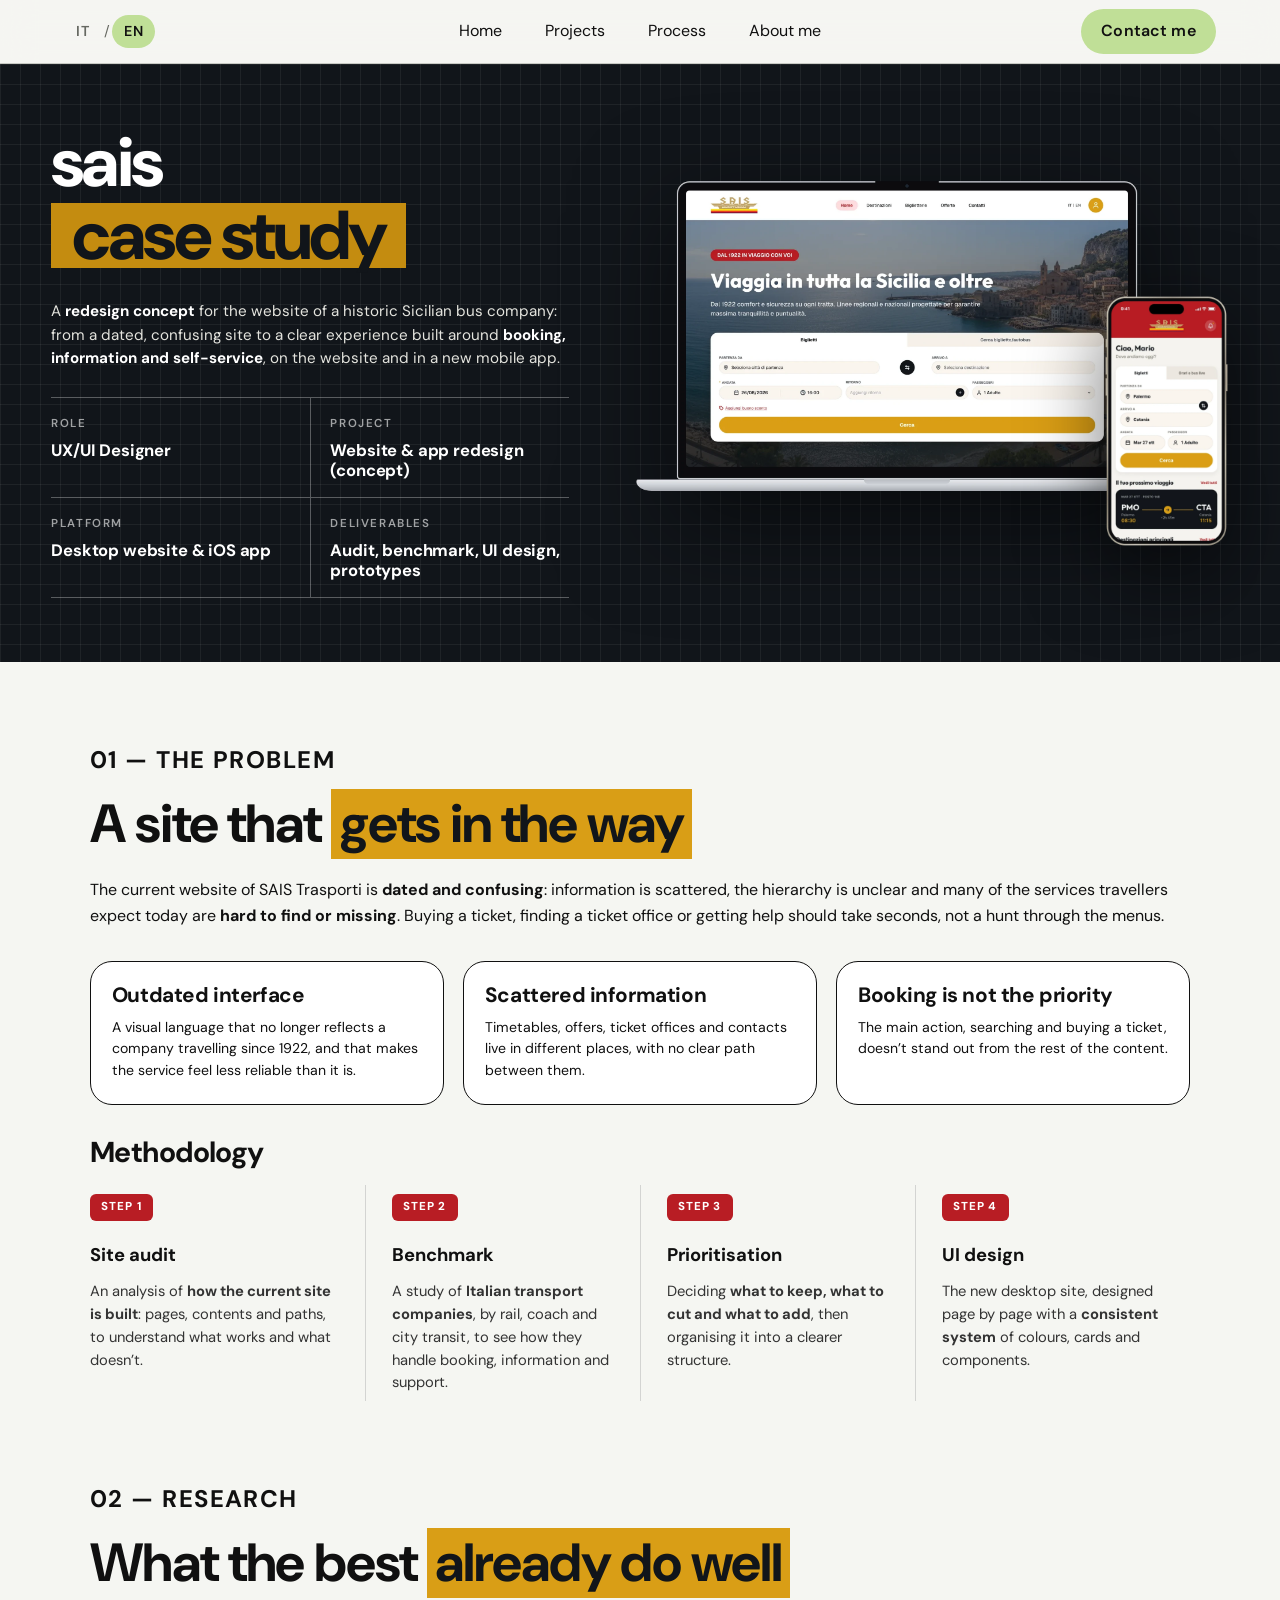
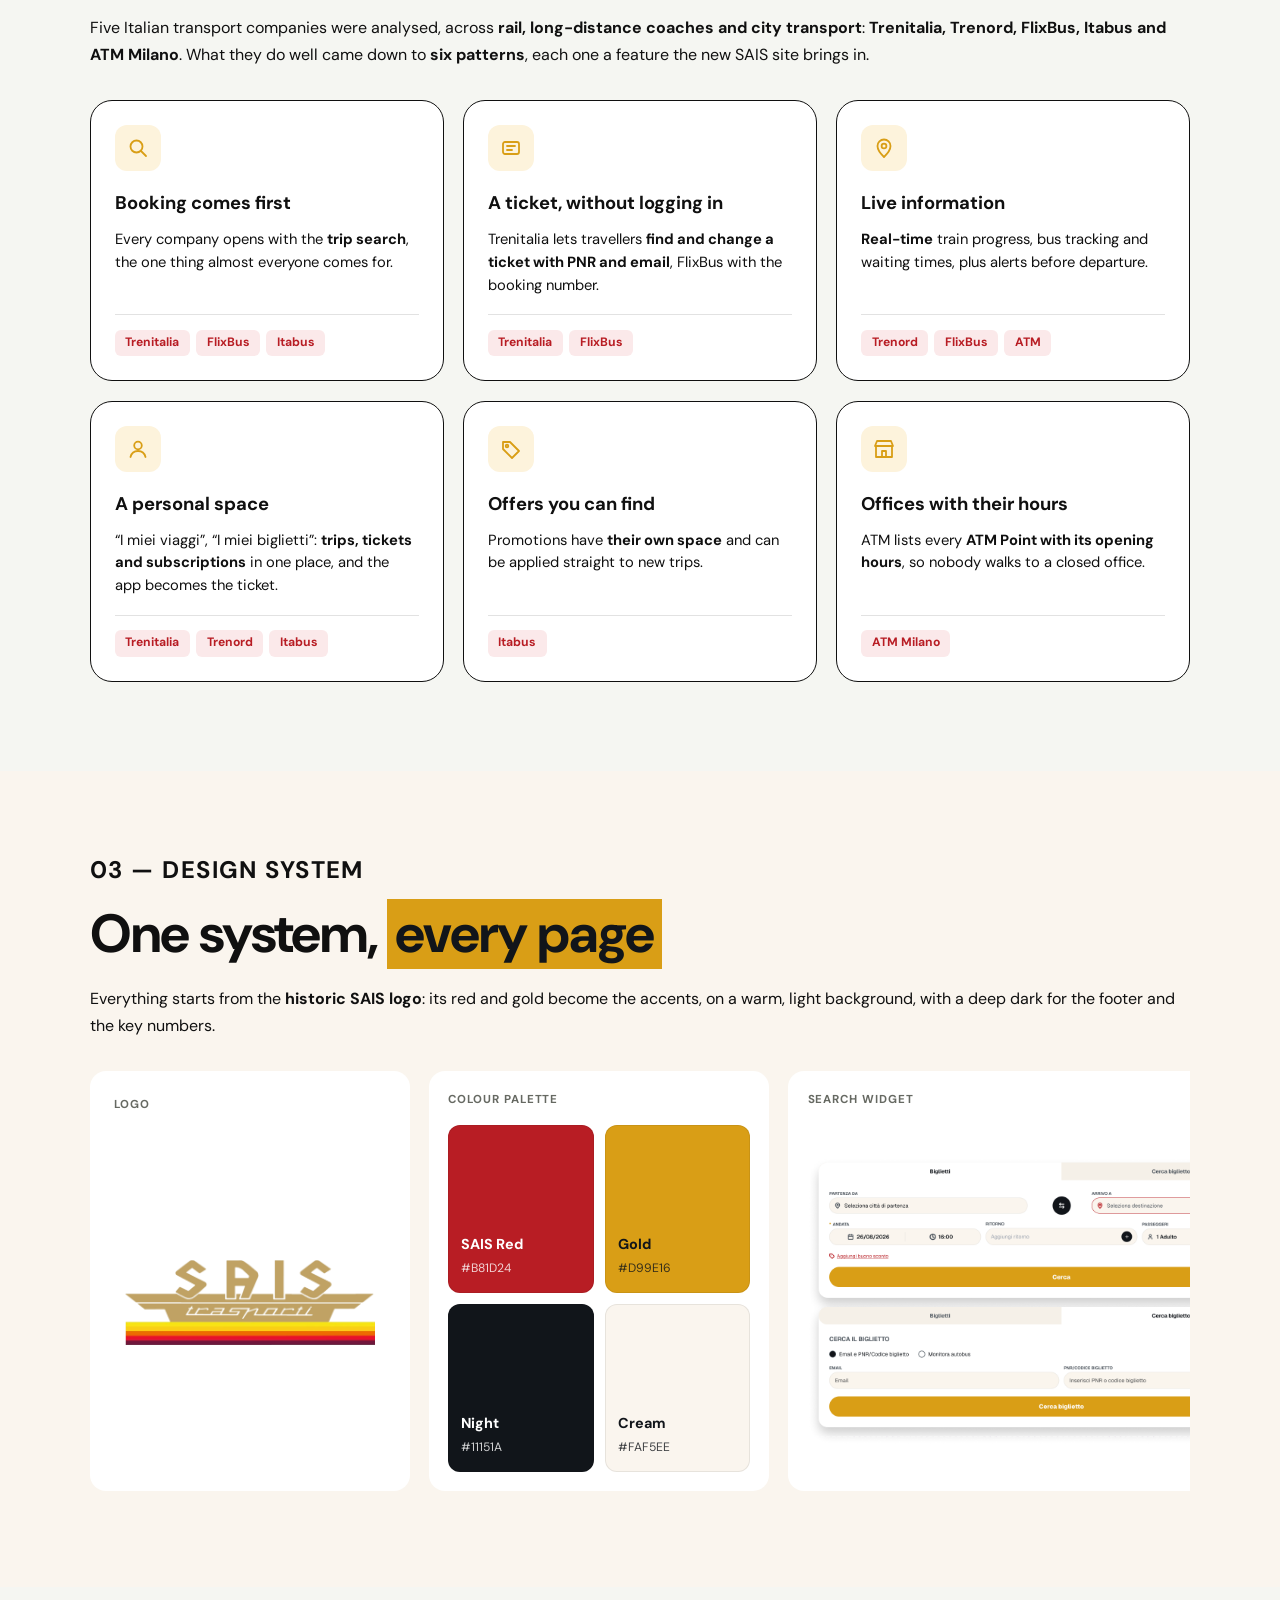
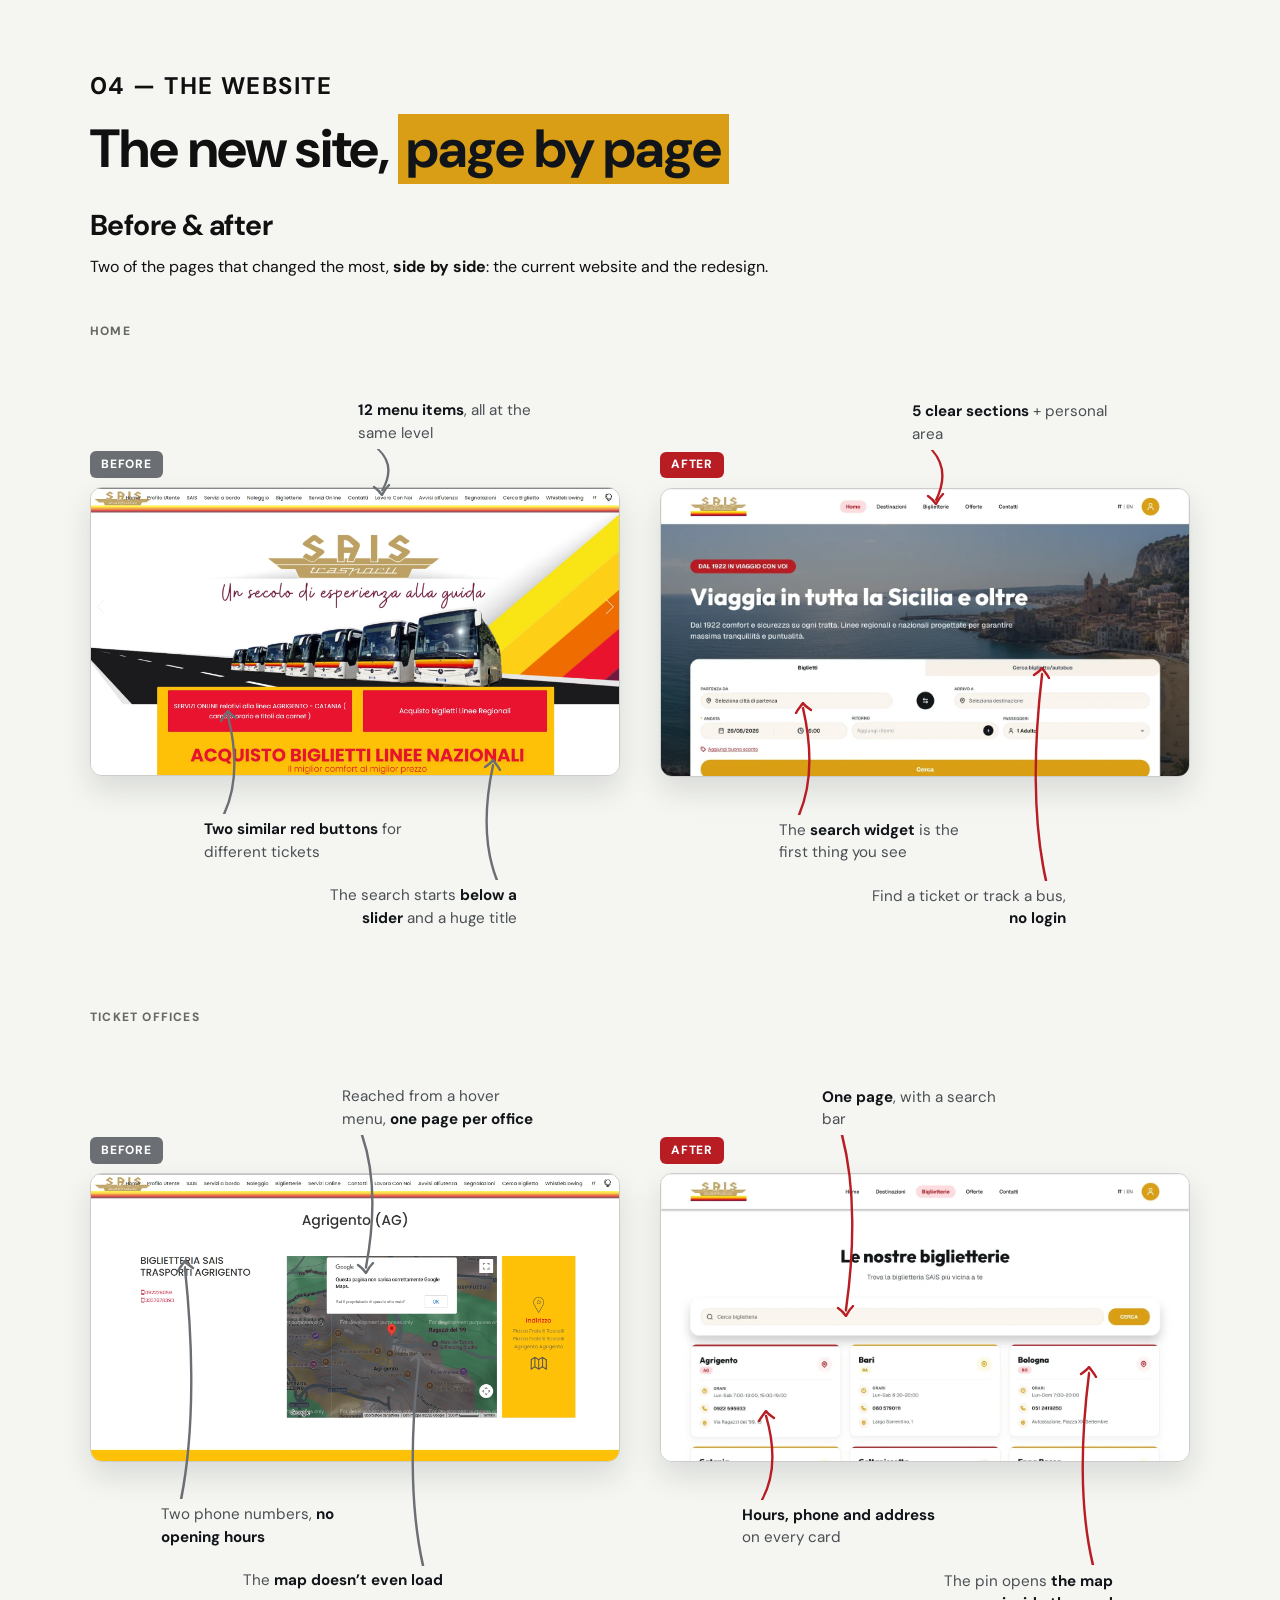
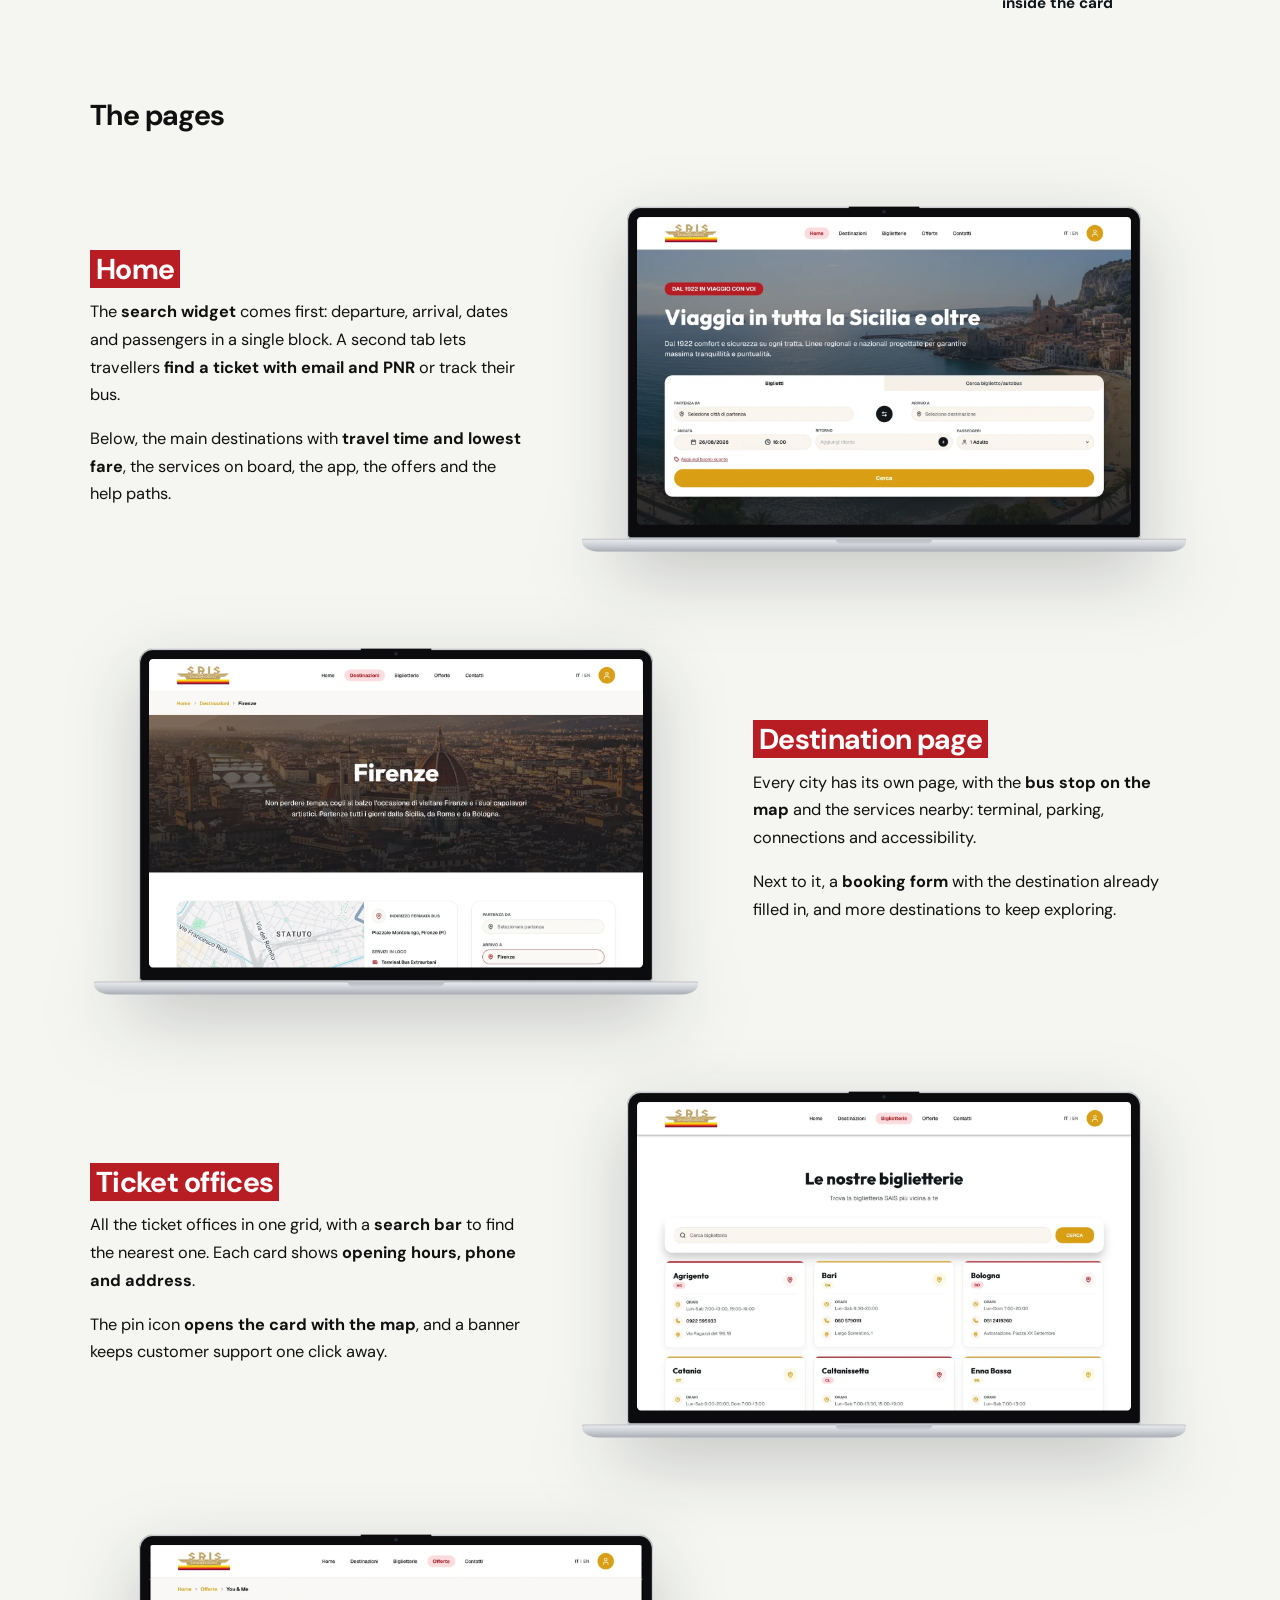
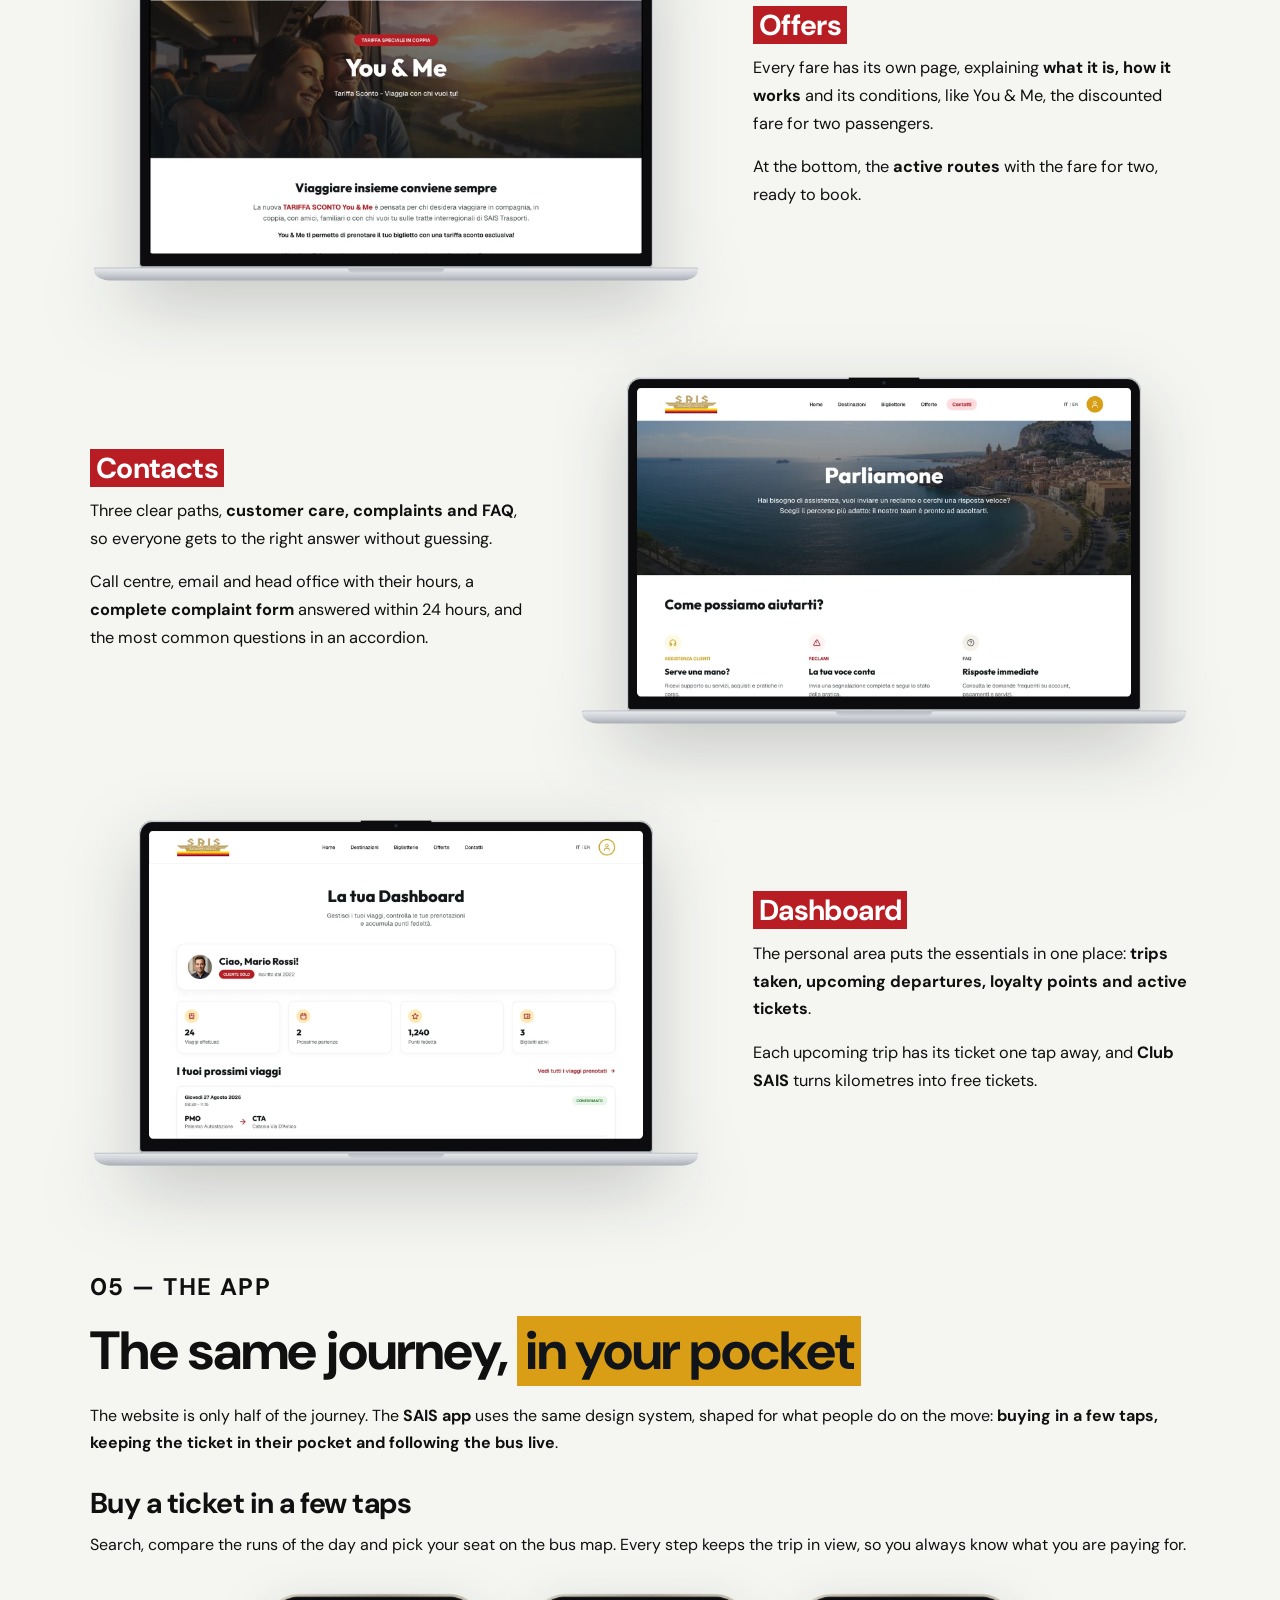
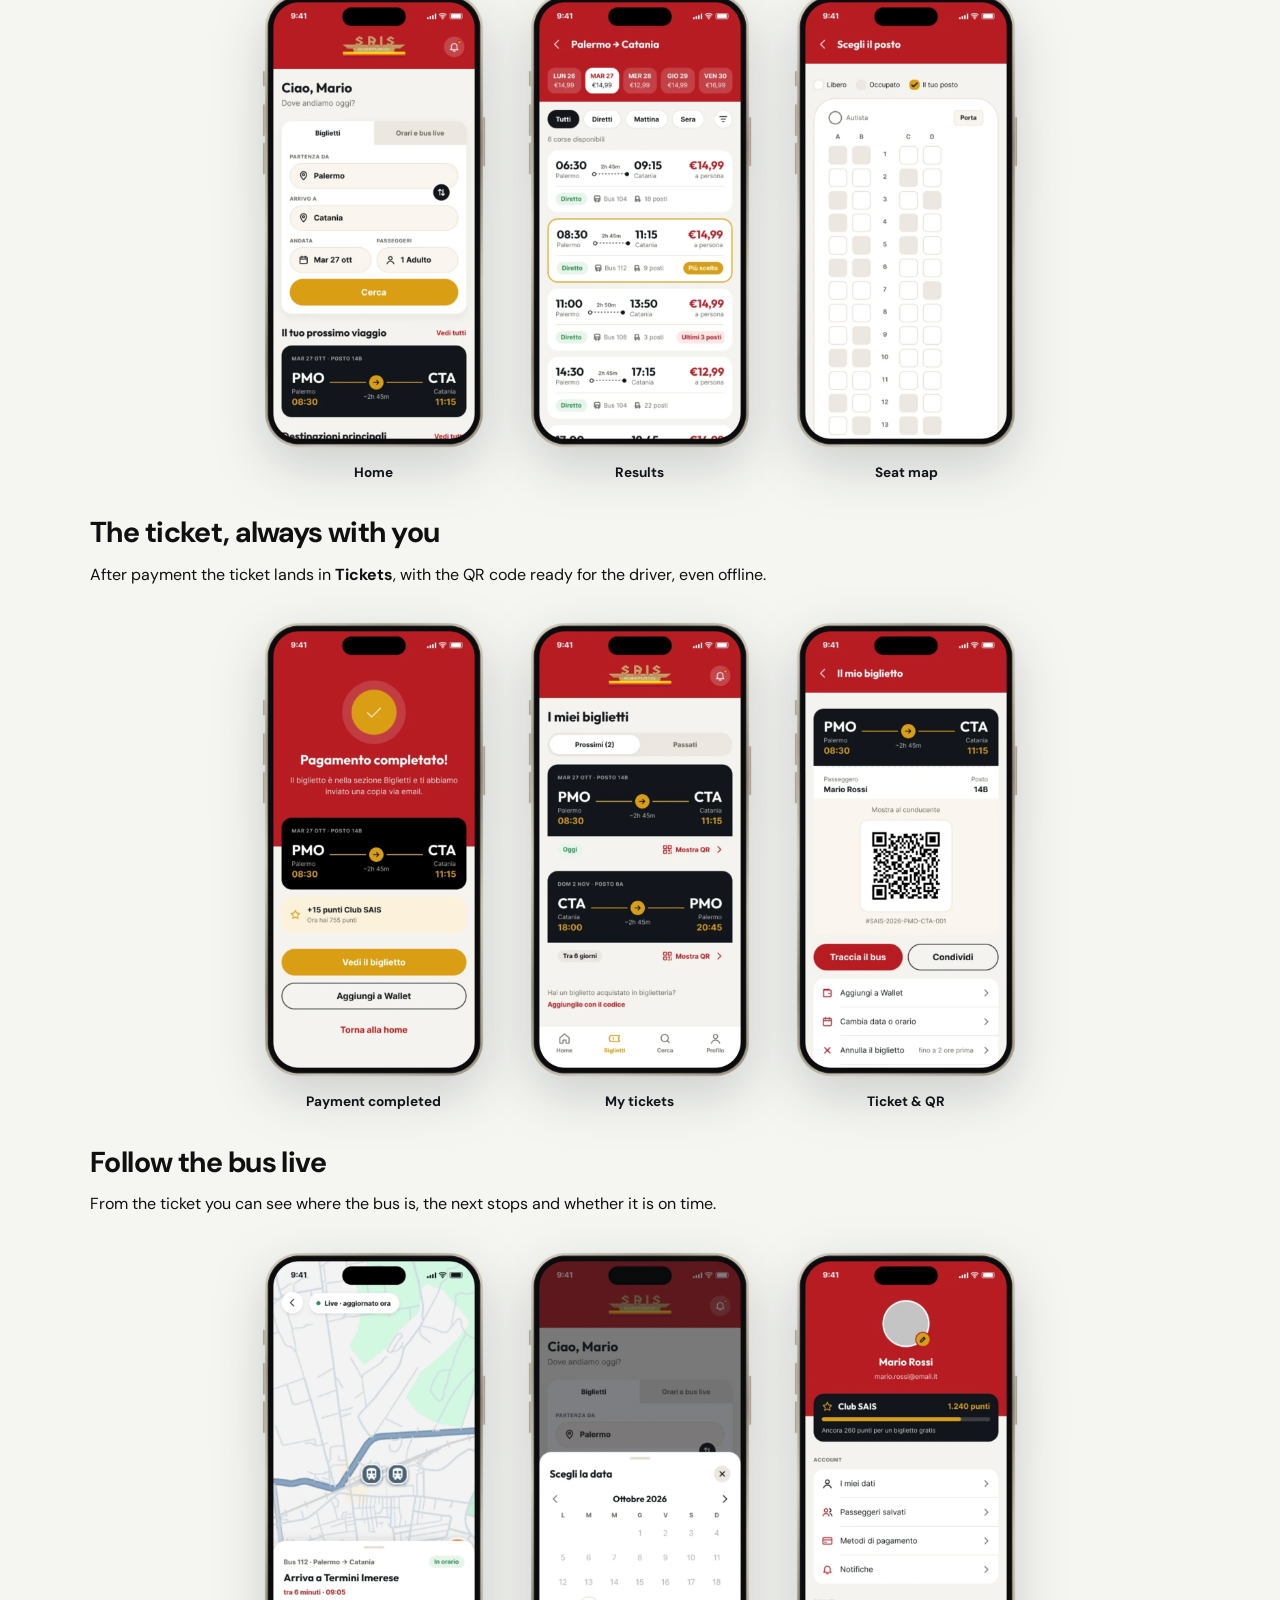
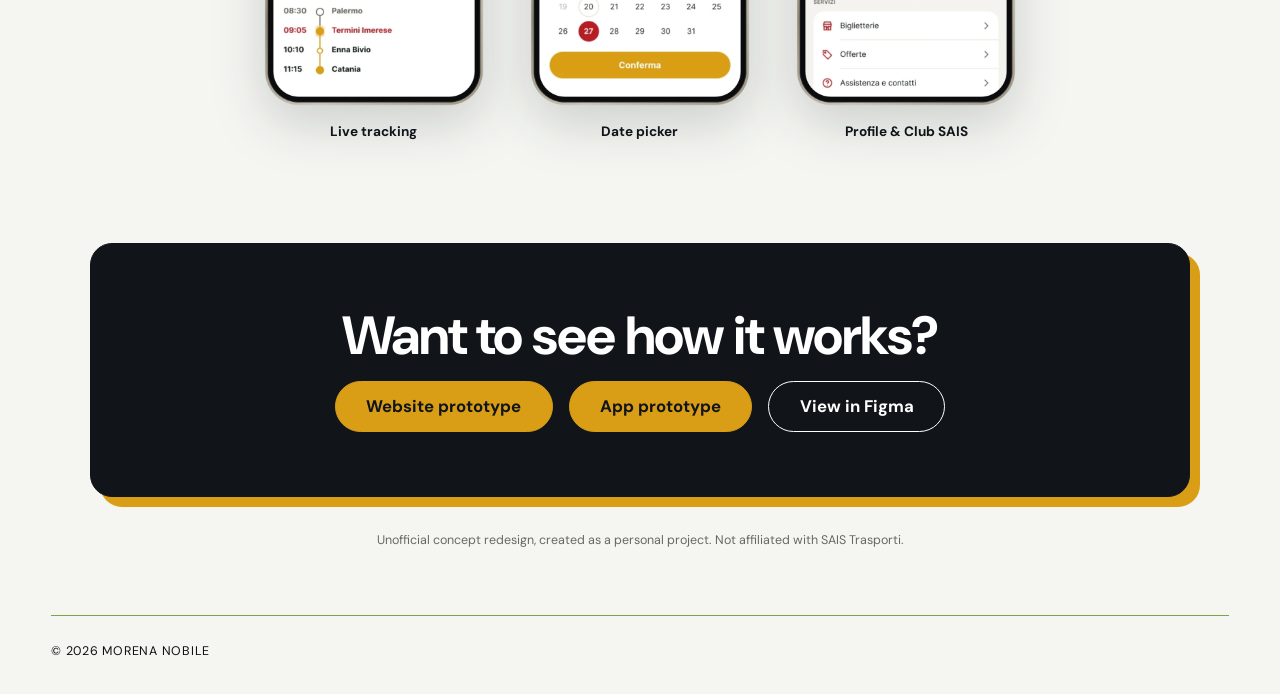
<file: sais-detail.html>
<!doctype html>
<html lang="en">

<head>
  <meta charset="utf-8">
  <meta name="viewport" content="width=device-width, initial-scale=1">
  <meta name="description" content="SAIS: a UX/UI redesign concept for the website of a Sicilian bus company, by Morena Nobile." data-it-content="SAIS: un concept di redesign UX/UI per il sito di un&#x27;azienda siciliana di autobus, di Morena Nobile.">
  <title data-it="SAIS — Case study · Morena Nobile">SAIS — Case study · Morena Nobile</title>
  <link rel="icon" href="favicon.ico" sizes="any">
  <link rel="icon" href="favicon.svg" type="image/svg+xml">
  <link rel="icon" href="favicon-32x32.png" type="image/png" sizes="32x32">
  <link rel="apple-touch-icon" href="apple-touch-icon.png">
  <link rel="manifest" href="site.webmanifest">
  <meta name="theme-color" content="#f5f6f2">
  <style>
:root {
  --ink: #101010;
  --paper: #f5f6f2;
  --green: #c0df97;
  --green-dark: #9fc76b;
  --line: #c8cac4;
  --muted: #666962;
  --white: #fff;
  --radius: 22px
}
* {
  box-sizing: border-box
}
html {
  scroll-behavior: smooth
}
body {
  margin: 0;
  background: var(--paper);
  color: var(--ink);
  font-family: "DM Sans", sans-serif;
  font-size: 16px;
  line-height: 1.8
}
button,
a {
  font: inherit
}
a {
  color: inherit;
  text-decoration: none
}
.skip-link {
  position: fixed;
  left: 1rem;
  top: -5rem;
  background: #000;
  color: #fff;
  padding: .8rem 1rem;
  z-index: 99
}
.skip-link:focus {
  top: 1rem
}
.site-header {
  height: 64px;
  display: grid;
  grid-template-columns: 1fr auto 1fr;
  align-items: center;
  padding: 0 clamp(1.25rem, 5vw, 5rem);
  border-bottom: 1px solid var(--line);
  position: sticky;
  top: 0;
  background: rgba(245, 246, 242, .9);
  backdrop-filter: blur(16px);
  z-index: 20
}
.site-header nav {
  gap: 0.5rem;
}
.site-header nav a {
  padding: 0.55rem 1.15rem;
  border: 1px solid transparent;
  border-radius: 999px;
  transition:
    background-color 0.2s ease,
    border-color 0.2s ease,
    transform 0.2s ease;
}
.site-header nav a:hover {
  background-color: var(--green);
  border-color: var(--ink);
  transform: translateY(-2px);
}
.site-header nav a::after {
  display: none;
}
.site-header nav a,
.text-link,
.socials a {
  position: relative
}
.site-header nav a:after,
.text-link:after,
.socials a:after {
  content: "";
  position: absolute;
  left: 0;
  right: 100%;
  bottom: -4px;
  height: 1px;
  background: currentColor;
  transition: .25s
}
.site-header nav a:hover:after,
.text-link:hover:after,
.socials a:hover:after {
  right: 0
}
.site-header>.button {
  justify-self: end
}
.button {
  display: inline-flex;
  align-items: center;
  justify-content: center;
  gap: .8rem;
  background: var(--green);
  border: 1px solid var(--ink);
  padding: 1rem 1.4rem;
  border-radius: 100px;
  font-weight: 600;
  box-shadow: 3px 3px 0 var(--ink);
  transition: .2s
}
.button:hover {
  transform: translate(3px, 3px);
  box-shadow: 0 0 0 var(--ink);
  background: var(--green-dark)
}
.button-small {
  padding: .65rem 1rem;
  box-shadow: none
}
.button-small:hover {
  transform: none
}
footer {
  border-top: 1px solid #7da34e;
  padding-top: 1.5rem;
  display: flex;
  justify-content: space-between;
  font-size: .78rem;
  text-transform: uppercase;
  letter-spacing: .06em
}
@media(max-width:900px) {
.site-header {
    grid-template-columns: 1fr auto
  }
.site-header nav {
    display: none
  }
}
@media(max-width:600px) {
.site-header {
    height: 70px;
    padding: 0 1rem
  }
.button-small {
    font-size: .82rem
  }
footer {
    gap: 1rem;
    flex-wrap: wrap
  }
footer span:last-child {
    display: none
  }
}
@media(prefers-reduced-motion:reduce) {
html {
    scroll-behavior: auto
  }
.photo-window,
  .project,
  .project-media img,
  .button {
    transition: none
  }
}
@media(min-width:901px) {
.site-header nav {
    grid-column: 2;
    justify-content: center;
  }
.site-header>.button {
    grid-column: 3;
    justify-self: end;
  }
}
.button,
.button-small,
.button-dark {
  min-height: 58px;
  padding: .8rem 1.65rem;
  border: 1.5px solid var(--ink);
  border-radius: 999px;
  background: var(--green);
  color: var(--ink);
  font-weight: 600;
  letter-spacing: .01em;
  box-shadow: 0 0 0 var(--ink);
  transform: translate(0, 0);
  transition: transform .18s ease, box-shadow .18s ease, background-color .18s ease;
}
.button:hover,
.button-small:hover,
.button-dark:hover {
  background: var(--green-dark);
  color: var(--ink);
  transform: translateY(-3px);
  box-shadow: 6px 7px 0 var(--ink);
}
.button:active,
.button-small:active,
.button-dark:active {
  transform: translate(0, 0);
  box-shadow: 0 0 0 var(--ink);
}
.button:focus-visible {
  outline: 3px solid var(--ink);
  outline-offset: 5px;
}
.site-header .button-small {
  min-height: 42px;
  padding: 0.45rem 1.2rem;
}
.site-header .button-small,
.site-header nav a {
  border: 1px solid transparent;
}
.site-header nav a:hover {
  border-color: transparent;
}
.section-title {
  display: flex;
  flex-direction: column;
  align-items: center;
  text-align: center;
  font-family: "Instrument Serif", serif;
  font-weight: 400;
  font-size: clamp(4rem, 8vw, 7rem);
  line-height: 0.95;
  letter-spacing: -0.02em;
  margin-top: 0;
  /* Rimuove eventuali margini superiori */
  padding-top: 2rem;
  /* Regola questo valore se vuoi spostarlo ancora più su */
  margin-bottom: 2rem;
  /* Ridotto per spostare in alto anche il contenuto sotto */
  color: var(--ink, #101010);
}
.section-title mark.highlight {
  display: inline-block;
  background-color: #b3db87;
  color: var(--ink, #101010);
  font-family: "Instrument Serif", serif;
  font-style: italic;
  font-weight: 400;
  padding: 0.05em 0.3em;
  margin-top: -0.18em;
  /* Valore negativo per avvicinarlo alla riga sopra */
  line-height: 0.85;
  /* Ridotto per compattare ulteriormente */
}
.contact-footer {
  padding: 0 clamp(1.25rem, 4vw, 4rem) 2rem;
}
.site-header .button-small[aria-current="page"] {
  background: var(--green-dark);
}
.pd-hero {
  text-align: center;
  padding: clamp(2rem, 5vw, 4rem) clamp(1.25rem, 4vw, 4rem) 4rem;
  background-color: var(--paper);
  background-image:
    linear-gradient(to right, rgba(0, 0, 0, 0.08) 1px, transparent 1px),
    linear-gradient(to bottom, rgba(0, 0, 0, 0.08) 1px, transparent 1px);
  background-size: 20px 20px;
}
.pd-back {
  display: inline-block;
  margin-bottom: 1rem;
  font-size: 0.9rem;
  font-weight: 600;
}
.section-title.pd-title {
  font-size: clamp(3.4rem, 10vw, 7rem);
  padding-top: 0;
}
.pd-lead {
  max-width: 640px;
  margin: 0 auto 2rem;
  line-height: 1.6;
}
.pd-meta {
  display: grid;
  grid-template-columns: repeat(auto-fit, minmax(160px, 1fr));
  gap: 1rem;
  max-width: 900px;
  margin: 0 auto 2.5rem;
  text-align: left;
}
.pd-meta div,
.pd-card {
  background: var(--white);
  border: 1.5px solid var(--ink);
  border-radius: var(--radius);
  box-shadow: 5px 5px 0 var(--ink);
}
.pd-meta div {
  padding: 1rem 1.2rem;
  box-shadow: 4px 4px 0 var(--ink);
}
.pd-meta dt {
  font-size: 0.72rem;
  letter-spacing: 0.1em;
  text-transform: uppercase;
  color: var(--muted);
  font-weight: 600;
}
.pd-meta dd {
  margin: 0;
  font-weight: 600;
  line-height: 1.4;
}
.pd-shot {
  display: block;
  width: 100%;
  height: auto;
  background: var(--white);
  border: 1.5px solid var(--ink);
  border-radius: var(--radius);
}
.pd-hero .pd-shot {
  max-width: 900px;
  margin: 0 auto;
  box-shadow: 10px 10px 0 var(--ink);
}
.pd {
  padding: 0 clamp(1.25rem, 4vw, 4rem) 4rem;
}
.pd-section {
  max-width: 1100px;
  margin: 0 auto;
  padding-top: clamp(3rem, 6vw, 5.5rem);
}
.pd-kicker {
  margin: 0 0 0.6rem;
  font-size: 0.75rem;
  font-weight: 600;
  letter-spacing: 0.12em;
  text-transform: uppercase;
}
.pd-section h2 {
  margin: 0 0 1rem;
  font-family: "Instrument Serif", serif;
  font-weight: 400;
  font-size: clamp(2.4rem, 5vw, 4rem);
  line-height: 1.05;
  letter-spacing: -0.02em;
}
.pd-section h2 mark {
  background: #b3db87;
  color: var(--ink);
  font-style: italic;
  padding: 0 0.2em;
}
.pd-intro {
  max-width: none;
  margin: 0 0 2rem;
  line-height: 1.65;
}
.pd-grid {
  display: grid;
  gap: 1.5rem;
  margin-bottom: 2rem;
}
.pd-grid.c3 { grid-template-columns: repeat(3, 1fr); }
.pd-grid.c4 { grid-template-columns: repeat(4, 1fr); }
.pd-card {
  padding: 1.4rem 1.5rem;
}
.pd-card h3 {
  margin: 0 0 0.5rem;
  font-family: "Instrument Serif", serif;
  font-weight: 400;
  font-size: 1.6rem;
  line-height: 1.1;
}
.pd-card p {
  margin: 0;
  font-size: 0.95rem;
  line-height: 1.6;
}
.pd-card .pd-num {
  display: inline-block;
  margin-bottom: 0.6rem;
  padding: 0.1rem 0.7rem;
  background: var(--green);
  border: 1px solid var(--ink);
  border-radius: 999px;
  font-size: 0.8rem;
  font-weight: 600;
}
.pd-stat {
  text-align: center;
}
.pd-stat strong {
  display: block;
  font-family: "Instrument Serif", serif;
  font-weight: 400;
  font-size: 4rem;
  line-height: 1;
}
.pd-profile {
  border-top: 10px solid var(--c, var(--green));
}
.pd-split {
  display: grid;
  grid-template-columns: 1fr 1fr;
  gap: 2.5rem;
  align-items: center;
  margin-bottom: 2rem;
}
.pd-split.rev > :first-child {
  order: 2;
}
.pd-split p {
  line-height: 1.65;
}
.pd-bars {
  list-style: none;
  margin: 1rem 0 0;
  padding: 0;
  display: grid;
  gap: 0.5rem;
}
.pd-bars li {
  display: grid;
  grid-template-columns: 110px 1fr 40px;
  gap: 0.6rem;
  align-items: center;
  font-size: 0.85rem;
}
.pd-bars i {
  display: block;
  height: 14px;
  border: 1px solid var(--ink);
  border-radius: 999px;
  background: var(--green);
  width: var(--w);
}
.pd-quote {
  margin: 2rem 0;
  padding: clamp(1.5rem, 4vw, 2.5rem);
  background: var(--green);
  border: 1.5px solid var(--ink);
  border-radius: var(--radius);
  box-shadow: 8px 8px 0 var(--ink);
  font-family: "Instrument Serif", serif;
  font-style: italic;
  font-size: clamp(1.8rem, 4vw, 3rem);
  line-height: 1.1;
}
.pd-flow {
  margin-bottom: 1rem;
  background: var(--white);
  border: 1.5px solid var(--ink);
  border-radius: var(--radius);
}
.pd-flow summary {
  padding: 1rem 1.4rem;
  font-weight: 600;
  cursor: pointer;
}
.pd-scroll {
  overflow-x: auto;
  padding: 0 1rem 1rem;
}
.pd-scroll img {
  display: block;
  width: 1500px;
  max-width: none;
  height: auto;
}
.pd-actions {
  display: flex;
  flex-wrap: wrap;
  gap: 1rem;
  justify-content: center;
  margin-top: 2.5rem;
}
@media (max-width: 800px) {
.pd-grid.c2, .pd-grid.c3, .pd-grid.c4, .pd-split { grid-template-columns: 1fr; }
.pd-split.rev > :first-child { order: 0; }
.pd-bars li { grid-template-columns: 90px 1fr 36px; }
}
.pd-sub {
  margin: 2rem 0 0.8rem;
  font-family: "Instrument Serif", serif;
  font-weight: 400;
  font-size: clamp(1.7rem, 3vw, 2.2rem);
  line-height: 1.1;
}
.pd-split .pd-sub {
  margin-top: 0;
}
.pd-section > .pd-shot,
.pd-section > .pd-split {
  margin-bottom: 2rem;
}
.pd-table-wrap {
  overflow-x: auto;
  margin-bottom: 2rem;
  background: var(--white);
  border: 1.5px solid var(--ink);
  border-radius: var(--radius);
  box-shadow: 5px 5px 0 var(--ink);
}
.pd-table {
  width: 100%;
  min-width: 720px;
  border-collapse: collapse;
  font-size: 0.9rem;
  text-align: center;
}
.pd-table th,
.pd-table td {
  padding: 0.8rem 0.7rem;
  border-bottom: 1px solid var(--line);
}
.pd-table thead th {
  font-size: 0.78rem;
  line-height: 1.3;
}
.pd-table tbody th {
  text-align: left;
  padding-left: 1.2rem;
}
.pd-table tbody tr:last-child th,
.pd-table tbody tr:last-child td {
  border-bottom: 0;
}
.pd-stars {
  font-size: 1.15rem;
  letter-spacing: 0.1em;
  white-space: nowrap;
}
.pd-stars s {
  text-decoration: none;
  color: var(--line);
}

/* ---- Timeline ---- */
.pd-timeline { padding: clamp(1.2rem, 3vw, 2rem); margin-bottom: 2rem; }
.pd-timeline .pd-sub { margin-top: 0; }
.tl-scroll { overflow-x: auto; }
.tl { min-width: 720px; }
.tl-weeks { display: grid; grid-template-columns: repeat(4, 1fr); }
.tl-weeks span { justify-self: center; padding: 0.3rem 1.8rem; background: var(--green); border: 1px solid var(--ink); border-radius: 10px; font-size: 0.85rem; font-weight: 600; }
.tl-body {
  margin-top: 1rem; padding: 0.4rem 0;
  background:
    repeating-linear-gradient(to bottom, var(--line) 0 6px, transparent 6px 12px) 0 0 / 1px 100% no-repeat,
    repeating-linear-gradient(to bottom, var(--line) 0 6px, transparent 6px 12px) 25% 0 / 1px 100% no-repeat,
    repeating-linear-gradient(to bottom, var(--line) 0 6px, transparent 6px 12px) 50% 0 / 1px 100% no-repeat,
    repeating-linear-gradient(to bottom, var(--line) 0 6px, transparent 6px 12px) 75% 0 / 1px 100% no-repeat,
    repeating-linear-gradient(to bottom, var(--line) 0 6px, transparent 6px 12px) 100% 0 / 1px 100% no-repeat;
}
.tl-row { position: relative; height: 3rem; }
.tl-bar { position: absolute; top: 0.35rem; height: 2.3rem; display: flex; align-items: center; justify-content: center; padding: 0 0.5rem; overflow: hidden; background: #e9f3d8; border: 1px solid var(--ink); border-radius: 10px; font-size: 0.85rem; font-weight: 500; line-height: 1.2; white-space: nowrap; }

/* ---- Research charts ---- */
.pd-chart { margin: 0 0 2rem; padding: clamp(1.2rem, 3vw, 2rem); }
.pd-chart figcaption { max-width: 640px; margin-bottom: 1.5rem; font-family: "Instrument Serif", serif; font-size: clamp(1.4rem, 2.6vw, 2rem); line-height: 1.15; }
.ch1 { display: grid; grid-template-columns: 1fr 1.2fr; gap: 2rem; align-items: end; }
.bars { display: grid; grid-template-columns: repeat(4, 1fr); gap: 0.8rem; align-items: end; padding-right: 1.5rem; border-right: 1px dashed var(--ink); }
.bc { display: flex; flex-direction: column; justify-content: flex-end; text-align: center; font-size: 0.78rem; line-height: 1.2; }
.bc b { margin-bottom: 0.35rem; font-size: 0.9rem; }
.bc i { display: block; width: 100%; height: calc(var(--p) * 2.4px); background: var(--green-dark); background: color-mix(in srgb, var(--green-dark) calc(var(--t) * 100%), #fff); border: 1px solid var(--ink); border-radius: 10px 10px 0 0; }
.bc span { margin-top: 0.5rem; min-height: 2.4em; }
.people { display: grid; grid-template-columns: repeat(13, 1fr); gap: 0.6rem 0.3rem; }
.pp { display: block; width: 100%; height: auto; fill: var(--line); }
.pp.on { fill: var(--green-dark); }
.legend { display: flex; flex-wrap: wrap; align-items: center; gap: 0.4rem; margin: 1.2rem 0 0; font-size: 0.85rem; line-height: 1.3; }
.legend .pp { width: 12px; height: 20px; margin-left: 0.6rem; }
.legend .pp:first-child { margin-left: 0; }
.ch2 { position: relative; max-width: 900px; margin: 0 auto; aspect-ratio: 16 / 9; }
.ch2-circles { position: absolute; right: 0; bottom: 0; height: 100%; aspect-ratio: 1; }
.ch2-circles .ring { position: absolute; bottom: 0; left: 50%; aspect-ratio: 1; transform: translateX(-50%); border: 1px solid var(--ink); border-radius: 50%; }
.r1 { width: 100%; background: #eef6e0; }
.r2 { width: 64%; background: #d9eab9; }
.r3 { width: 32%; background: var(--green-dark); }
.ch2-circles b { position: absolute; left: 50%; transform: translate(-50%, -50%); font-family: "Instrument Serif", serif; font-weight: 400; font-size: clamp(1.5rem, 5vw, 3.2rem); line-height: 1; }
.ch2-labels { margin: 0; padding: 0; list-style: none; }
.ch2-labels li { position: absolute; left: 0; width: 46%; display: flex; align-items: center; gap: 0.5rem; transform: translateY(-50%); font-size: clamp(0.7rem, 1.8vw, 0.95rem); font-weight: 600; line-height: 1.2; }
.ch2-labels li span { flex: none; max-width: 42%; }
.ch2-labels li i { flex: 1; height: 1px; background: var(--ink); }

/* ---- Insights ---- */
.pd-insights { display: grid; grid-template-columns: repeat(2, 1fr); gap: 1.5rem; }
.pd-insight { padding: clamp(1.6rem, 3vw, 2.4rem); background: var(--white); border: 1.5px solid var(--ink); border-radius: var(--radius); box-shadow: 6px 6px 0 var(--ink); }
.pd-insight.alt { background: var(--green); }
.pd-insight .num { display: inline-block; margin-bottom: 1rem; padding: 0.05rem 0.8rem; background: var(--paper); border: 1px solid var(--ink); border-radius: 999px; font-family: "Instrument Serif", serif; font-style: italic; font-size: 1.3rem; line-height: 1.4; }
.pd-insight h3 { margin: 0 0 0.8rem; font-family: "Instrument Serif", serif; font-weight: 400; font-size: clamp(2rem, 3.4vw, 2.8rem); line-height: 1.02; letter-spacing: -0.01em; }
.pd-insight p { margin: 0; font-size: 1.05rem; line-height: 1.6; }

/* ---- Personas ---- */
.pd-personas { display: grid; gap: 1.5rem; margin-bottom: 2rem; }
.pd-persona { display: grid; grid-template-columns: 340px 1fr; gap: 2rem; padding: clamp(1.4rem, 3vw, 2rem); border-top: 12px solid var(--green); }
.pd-persona header { display: flex; align-items: center; gap: 1.2rem; margin-bottom: 1.2rem; }
.pd-persona header img { flex: none; width: 110px; height: 110px; object-fit: cover; border: 1.5px solid var(--ink); border-radius: 50%; }
.pd-persona h3 { margin: 0 0 0.4rem; font-size: 2.6rem; }
.pd-persona dl { display: grid; grid-template-columns: auto 1fr; gap: 0.15rem 0.7rem; margin: 0; font-size: 0.85rem; line-height: 1.4; }
.pd-persona dt { color: var(--muted); font-weight: 600; }
.pd-persona dd { margin: 0; }
.pd-persona .pq { margin: 0; padding: 0.7rem 1rem; background: var(--green); border-radius: 14px; font-family: "Instrument Serif", serif; font-style: italic; font-size: 1.7rem; line-height: 1.1; }
.pr { display: grid; grid-template-columns: 1fr 1fr; gap: 0 2rem; align-content: start; }
.pr .wide { grid-column: 1 / -1; }
.pd-persona h4 { margin: 0 0 0.4rem; padding-top: 0.2rem; font-size: 0.72rem; letter-spacing: 0.1em; text-transform: uppercase; }
.pr > div { margin-bottom: 1.1rem; }
.pd-persona ul { margin: 0; padding-left: 1.1rem; font-size: 0.92rem; line-height: 1.5; }

/* ---- User flow ---- */
.pd-userflow { padding: clamp(1.2rem, 3vw, 2rem); margin-bottom: 2rem; }
.pd-userflow .pd-sub { margin-top: 0; }
.uf { display: grid; grid-template-columns: repeat(5, 1fr); column-gap: 1rem; row-gap: 1rem; margin-top: 1.5rem; }
.uf-group { position: relative; padding-bottom: 1.1rem; text-align: center; font-size: 0.85rem; grid-row: 1; }
.uf-group::after { content: ""; position: absolute; left: 10%; right: 10%; bottom: 0; height: 12px; border: 1.5px solid var(--ink); border-bottom: 0; }
.g1 { grid-column: 1 / 3; }
.g2 { grid-column: 3 / 6; }
.uf-step { position: relative; grid-row: 2; text-align: center; }
.s1 { grid-column: 1; } .s2 { grid-column: 2; } .s3 { grid-column: 3; } .s4 { grid-column: 4; } .s5 { grid-column: 5; }
.uf-step:not(.s5)::after { content: ""; position: absolute; top: 42px; left: calc(50% + 50px); width: calc(100% - 100px + 1rem); border-top: 1.5px dashed var(--ink); }
.tile { display: grid; place-items: center; width: 84px; height: 84px; margin: 0 auto 1rem; background: var(--green); border: 1.5px solid var(--ink); border-radius: 18px; box-shadow: 4px 4px 0 var(--ink); font-family: "Instrument Serif", serif; font-size: 2.2rem; line-height: 1; }
.uf-step h4 { margin: 0 0 0.4rem; font-size: 1rem; line-height: 1.3; }
.uf-step p { margin: 0; font-size: 0.88rem; line-height: 1.5; }

@media (max-width: 900px) {
  .pd-persona { grid-template-columns: 1fr; gap: 1rem; }
}
@media (max-width: 800px) {
  .ch1, .pd-insights, .pr { grid-template-columns: 1fr; }
  .bars { padding: 0 0 1.5rem; border-right: 0; border-bottom: 1px dashed var(--ink); }
  .uf { grid-template-columns: 1fr; }
  .uf-group, .uf-step { grid-column: 1; grid-row: auto; }
  .g1 { order: 0; } .s1 { order: 1; } .s2 { order: 2; } .g2 { order: 3; } .s3 { order: 4; } .s4 { order: 5; } .s5 { order: 6; }
  .uf-group { padding: 0 0 0.4rem; border-bottom: 1.5px solid var(--ink); text-align: left; font-weight: 600; }
  .uf-group::after, .uf-step::after { display: none; }
}


/* ==========================================================
   HOMIZY LOOK: giallo + nero + tipografia dell'app
   (per tornare al serif del sito: --pd-head: "Instrument Serif", serif)
   ========================================================== */
:root { --hy: #ffd233; --hy-soft: #fff3c4; --pd-head: "DM Sans", sans-serif; }

.pd-hero { background-color: #111; background-image: linear-gradient(to right, rgba(255,255,255,.06) 1px, transparent 1px), linear-gradient(to bottom, rgba(255,255,255,.06) 1px, transparent 1px); }
.pd-hero .section-title { color: #fff; }
.section-title.pd-title { font-family: var(--pd-head); font-weight: 800; letter-spacing: -0.04em; font-size: clamp(3.2rem, 9vw, 6.5rem); }
.pd-hero .section-title mark.highlight { background: var(--hy); color: #111; font-family: var(--pd-head); font-style: normal; font-weight: 800; }
.pd-hero .pd-lead { color: #e4e4de; }
.pd-hero .pd-meta div { box-shadow: 4px 4px 0 var(--hy); }
.pd-hero .pd-shot { border-color: #111; box-shadow: 10px 10px 0 var(--hy); }

.pd-kicker { display: inline-block; padding: 0.1rem 0.75rem; background: var(--hy); border: 1px solid var(--ink); border-radius: 999px; }
.pd-section h2, .pd-sub, .pd-card h3, .pd-insight h3, .pd-persona h3, .pd-chart figcaption, .pd-stat strong,
.pd-quote, .pd-persona .pq, .tile, .ch2-circles b, .pd-insight .num {
  font-family: var(--pd-head); font-weight: 700; font-style: normal; letter-spacing: -0.02em;
}
.pd-section h2 { font-size: clamp(2rem, 4.2vw, 3.4rem); line-height: 1.05; }
.pd-section h2 mark { background: var(--hy); font-style: normal; padding: 0 0.15em; }
.pd-sub { font-size: clamp(1.4rem, 2.4vw, 1.8rem); }
.pd-sub-s { margin: 2rem 0 0.8rem; font-size: 1.2rem; }
.pd-card h3 { font-size: 1.35rem; }
.pd-card .pd-num { background: var(--hy); }
.pd-stat strong { font-size: 3.4rem; font-weight: 800; }
.pd-chart figcaption { font-size: clamp(1.2rem, 2.2vw, 1.6rem); }

.tl-weeks span { background: var(--hy); }
.tl-bar { background: var(--hy-soft); border-color: rgba(0,0,0,.25); }
.bc i { background: var(--hy); background: color-mix(in srgb, var(--hy) calc(var(--t) * 100%), #fff); }
.pp.on { fill: var(--hy); }
.r1 { background: #fff4c6; } .r2 { background: #ffe98a; } .r3 { background: var(--hy); }
.ch2-circles b { font-weight: 800; font-size: clamp(1.4rem, 4.4vw, 2.8rem); }

.pd-insight { padding: clamp(1.3rem, 2.4vw, 1.8rem); }
.pd-insight h3 { font-size: clamp(1.5rem, 2.4vw, 2rem); line-height: 1.1; }
.pd-insight p { font-size: 0.98rem; }
.pd-insight .num { background: var(--hy); font-size: 1rem; }

.pd-persona { border-top-width: 1.5px; border-top-color: var(--ink); }
.pd-persona h3 { font-size: 2.2rem; }
.pd-persona .pq { padding: 0; background: none; border-radius: 0; font-size: 2rem; line-height: 1.15; }

.pd-quote { background: var(--hy); font-size: clamp(1.6rem, 3.6vw, 2.6rem); line-height: 1.15; }
.tile { background: var(--hy); font-size: 1.8rem; font-weight: 800; }
.pd-bars i { background: var(--hy); }

.pd-flow summary { display: flex; align-items: center; justify-content: space-between; gap: 1rem; list-style: none; }
.pd-flow summary::-webkit-details-marker { display: none; }
.pd-flow summary::after { content: ""; flex: none; width: 0.6rem; height: 0.6rem; border-right: 2px solid var(--ink); border-bottom: 2px solid var(--ink); transform: translateY(-25%) rotate(45deg); transition: transform 0.2s; }
.pd-flow[open] summary { background: var(--hy); border-radius: calc(var(--radius) - 2px) calc(var(--radius) - 2px) 0 0; }
.pd-flow[open] summary::after { transform: translateY(25%) rotate(-135deg); }

/* ritocchi */
.section-title.pd-title { line-height: 1; }
.pd-hero .section-title mark.highlight { margin-top: 0.08em; }
.pd-section h2 { margin-bottom: 1.5rem; }
.pd-timeline .pd-kicker { margin-bottom: 0.8rem; }

/* ---- Capitoli: solo testo, più grande ---- */
.pd-section > .pd-kicker { display: block; margin: 0 0 0.9rem; padding: 0; background: none; border: 0; border-radius: 0; font-size: clamp(1.1rem, 2vw, 1.5rem); font-weight: 700; letter-spacing: 0.06em; }

/* ---- Personas: foto quadrate più grandi ---- */
.pd-persona { grid-template-columns: 420px 1fr; }
.pd-persona header img { width: 160px; height: 160px; border-radius: 24px; }
.pd-persona header { gap: 1.4rem; }

/* ---- Accordion: numero ---- */
.pd-flow .fn { margin-right: 0.9rem; }

/* ---- CTA finale ---- */
.pd-final { margin-bottom: 2rem; padding: clamp(2rem, 5vw, 4rem); background: #111; color: #fff; border: 1.5px solid #111; border-radius: var(--radius); box-shadow: 10px 10px 0 var(--hy); text-align: center; }
.pd-final h2 { margin: 0 0 1rem; color: #fff; }
.pd-final p { max-width: 560px; margin: 0 auto 2rem; color: #dcdcd6; line-height: 1.6; }
.pd-final-actions { display: flex; flex-wrap: wrap; justify-content: center; gap: 1rem; }
.pd-cta { display: inline-flex; align-items: center; gap: 0.5rem; padding: 1rem 1.9rem; background: var(--hy); color: #111; border: 1.5px solid var(--hy); border-radius: 999px; font-family: var(--pd-head); font-weight: 700; font-size: 1.05rem; line-height: 1; transition: transform 0.15s ease, box-shadow 0.15s ease; }
.pd-cta:hover { transform: translate(-2px, -2px); box-shadow: 4px 4px 0 #fff; }
.pd-cta-alt { background: transparent; color: #fff; border-color: #fff; }
.pd-cta-alt:hover { box-shadow: 4px 4px 0 var(--hy); }

@media (max-width: 900px) {
  .pd-persona { grid-template-columns: minmax(0, 1fr); }
  .pd-persona header { flex-wrap: wrap; }
}
@media (max-width: 480px) {
  .pd-persona header img { width: 120px; height: 120px; }
}
.pd-timeline .pd-sub { margin-bottom: 1.3rem; }

/* ---- ZyMate: solo i telefoni, a filo con il bordo destro della pagina ---- */
.pd { --gutter: clamp(1.25rem, 4vw, 4rem); --bleed: calc((100vw - min(1100px, 100vw - 2 * var(--gutter))) / 2); overflow-x: clip; }
.pd-split.bleed { grid-template-columns: 1fr 1.25fr; }
.pd-split.bleed > img { width: calc(100% + var(--bleed)); max-width: none; margin-right: calc(-1 * var(--bleed)); background: transparent; border: 0; border-radius: 0; box-shadow: none; mix-blend-mode: multiply; }
@media (max-width: 800px) {
  .pd-split.bleed { grid-template-columns: 1fr; }
  .pd-split.bleed > img { width: 100%; margin-right: 0; }
}

/* ---- Sezione 6: ZyMatch / ZyMate / ZyTime ---- */
.pd-label { margin: 0 0 0.6rem; font-size: 0.72rem; font-weight: 700; letter-spacing: 0.1em; text-transform: uppercase; }
.pd-badge { display: inline-block; padding: 0.1rem 0.75rem; background: var(--hy); border: 1px solid var(--ink); border-radius: 999px; font-family: var(--pd-head); font-size: 0.85rem; font-weight: 700; line-height: 1.5; }
.pd-stage { padding: clamp(1.5rem, 3vw, 2.5rem); background: var(--hy-soft); border: 1.5px solid var(--ink); border-radius: var(--radius); box-shadow: 6px 6px 0 var(--ink); }
.pd-phones3 { display: grid; grid-template-columns: repeat(3, 1fr); gap: 2rem; }
.pd-phones3 figure { margin: 0; text-align: center; }
.pd-phones3 img { display: block; width: min(100%, 270px); height: auto; margin: 0 auto 1.2rem; }
.pd-phones3 figcaption { text-align: left; max-width: 300px; margin: 0 auto; }
.pd-phones3 figcaption b { display: block; margin: 0.5rem 0 0.2rem; font-family: var(--pd-head); font-size: 1.15rem; }
.pd-phones3 figcaption p { margin: 0; font-size: 0.92rem; line-height: 1.5; }
.pd-feature { display: grid; grid-template-columns: 1fr 480px; gap: 3rem; align-items: start; margin-top: 4rem; }
.pd-feature.flip { grid-template-columns: 480px 1fr; }
.pd-feature.flip .vis { order: -1; }
.pd-feature .txt { position: sticky; top: 6rem; }
.pd-feature .txt .pd-sub { margin-top: 0; }
.pd-feature .txt > p { line-height: 1.65; }
.pd-feature .vis img { display: block; width: 100%; height: auto; }
.pd-feature .vis.stage { padding: 1.5rem; background: var(--hy-soft); border: 1.5px solid var(--ink); border-radius: var(--radius); box-shadow: 6px 6px 0 var(--ink); }
.pd-houses { grid-template-columns: 1fr; gap: 1rem; margin: 1.5rem 0 0; }
.pd-houses .pd-card { padding: 1rem 1.3rem; }
.pd-houses .pd-card h3 { margin-bottom: 0.2rem; font-size: 1.15rem; }
.pd-steps { list-style: none; margin: 1.5rem 0 0; padding: 0; display: grid; gap: 1.1rem; }
.pd-steps li { display: grid; grid-template-columns: auto 1fr; gap: 0.9rem; align-items: start; }
.pd-steps b { display: block; font-family: var(--pd-head); font-size: 1.1rem; }
.pd-steps p { margin: 0.1rem 0 0; font-size: 0.95rem; line-height: 1.5; }
@media (max-width: 900px) {
  .pd-phones3 { grid-template-columns: 1fr; gap: 2.5rem; }
  .pd-feature, .pd-feature.flip { grid-template-columns: minmax(0, 1fr); gap: 2rem; }
  .pd-feature.flip .vis { order: 0; }
  .pd-feature .txt { position: static; }
  .pd-feature .vis img { max-width: 440px; margin: 0 auto; }
}
.pd-sub + .pd-split { align-items: start; }
@media (max-width: 900px) { .pd-phones3 img { width: min(100%, 230px); } }

/* ---- ZyMatch: tre schermate sfalsate, senza pannelli; numeri senza riquadro ---- */
.pd-badge { padding: 0; background: none; border: 0; border-radius: 0; font-size: 1.05rem; line-height: 1.4; min-width: 1.6rem; }
.pd-feature .vis.trio { display: grid; grid-template-columns: 1fr 1fr; gap: 1.5rem; justify-items: center; }
.trio .ph { margin: 0; }
.trio .ph.a { grid-column: 1; grid-row: 1; }
.trio .ph.c { grid-column: 1; grid-row: 2; }
.trio .ph.b { grid-column: 2; grid-row: 1 / span 2; align-self: center; }
.trio .ph-n { display: block; margin-bottom: 0.5rem; font-family: var(--pd-head); font-size: 1.05rem; font-weight: 700; }
.pd-feature .vis.trio img { width: 100%; max-width: 225px; }
.pd-feature .txt .pd-label { margin-top: 1.8rem; }
@media (max-width: 900px) {
  .pd-feature .vis.trio { grid-template-columns: 1fr; }
  .trio .ph.a, .trio .ph.b, .trio .ph.c { grid-column: 1; grid-row: auto; }
  .pd-feature .vis.trio img { max-width: 230px; }
}

/* ==========================================================
   Revisione: numeri senza riquadro, elementi sullo sfondo,
   fascia info dell'hero, personas compatte
   ========================================================== */

/* numeri delle card (Challenge e Insight): niente riquadro giallo */
.pd-card .pd-num, .pd-insight .num {
  display: block; margin: 0 0 0.7rem; padding: 0; background: none; border: 0; border-radius: 0;
  font-family: var(--pd-head); font-style: normal; font-weight: 800; font-size: 2.4rem; line-height: 1;
  letter-spacing: -0.03em; color: rgba(17, 17, 17, 0.2);
}

/* hero: fascia info senza blocchi */
.pd-hero .pd-meta { grid-template-columns: 0.85fr 0.65fr 1.5fr 1.3fr; gap: 0; max-width: 1100px; margin: 0 auto 3rem; padding: 0; border-top: 1px solid rgba(255,255,255,.25); border-bottom: 1px solid rgba(255,255,255,.25); }
.pd-hero .pd-meta div { padding: 1.4rem 1.5rem; background: none; border: 0; border-left: 1px solid rgba(255,255,255,.25); border-radius: 0; box-shadow: none; }
.pd-hero .pd-meta div:first-child { border-left: 0; padding-left: 0; }
.pd-hero .pd-meta dt { margin-bottom: 0.4rem; color: rgba(255,255,255,.6); font-size: 0.72rem; letter-spacing: 0.14em; }
.pd-hero .pd-meta dd { color: #fff; font-family: var(--pd-head); font-weight: 700; font-size: clamp(1.1rem, 1.9vw, 1.5rem); line-height: 1.2; letter-spacing: -0.01em; }

/* elementi sullo sfondo della pagina, senza blocco */
.pd-grid + .pd-sub { margin-top: 0; }
.pd-timeline { padding: 0; margin: 0 0 2rem; }
.pd-chart { margin: 0 0 3rem; padding: 0; }
.pd-userflow { padding: 0; margin: 0 0 2rem; }
.pd-table-wrap { background: none; border: 0; border-radius: 0; box-shadow: none; }
.pd-table th, .pd-table td { border-bottom-color: rgba(17,17,17,.15); }
.pd-table thead th { border-bottom: 1.5px solid var(--ink); }

/* personas: più compatte */
.pd-persona { grid-template-columns: 440px 1fr; gap: 1.5rem; padding: 1.5rem 1.8rem; }
.pd-persona header { gap: 1.2rem; margin-bottom: 1rem; }
.pd-persona header img { width: 140px; height: 140px; }
.pd-persona h3 { margin-bottom: 0.3rem; font-size: 2rem; }
.pd-persona dl { font-size: 0.82rem; line-height: 1.35; }
.pd-persona .pq { font-size: 1.8rem; }
.pr { grid-template-columns: repeat(6, 1fr); gap: 0 1.5rem; }
.pr > div { margin-bottom: 0.9rem; }
.pr > div:nth-child(1) { grid-column: 1 / span 2; }
.pr > div:nth-child(2) { grid-column: 3 / span 2; }
.pr > div:nth-child(4) { grid-column: 5 / span 2; grid-row: 1; }
.pr > div:nth-child(3) { grid-column: 1 / span 3; grid-row: 2; }
.pr .wide { grid-column: 4 / span 3; grid-row: 2; }
.pr .wide, .pr > div:nth-child(3) { margin-bottom: 0; }
.pd-persona h4 { margin-bottom: 0.3rem; }
.pd-persona ul { font-size: 0.88rem; line-height: 1.4; }
@media (max-width: 900px) {
  .pd-hero .pd-meta { grid-template-columns: 1fr 1fr; }
  .pd-hero .pd-meta div:nth-child(3) { border-left: 0; padding-left: 0; }
  .pd-hero .pd-meta div:nth-child(n+3) { border-top: 1px solid rgba(255,255,255,.25); }
  .pd-persona { grid-template-columns: minmax(0, 1fr); }
  .pr { grid-template-columns: 1fr 1fr; }
  .pr > div:nth-child(n), .pr .wide { grid-column: auto; grid-row: auto; }
  .pr .wide { grid-column: 1 / -1; }
}
@media (max-width: 480px) {
  .pr { grid-template-columns: 1fr; }
  .pr .wide { grid-column: auto; }
}
.pd-chart figcaption { font-size: clamp(1.4rem, 2.4vw, 1.8rem); }
.pd-sub + .pd-timeline { margin-top: 1.2rem; }
.pd-sub + .pd-userflow { margin-top: 1.5rem; }

/* ==========================================================
   Revisione 3
   ========================================================== */

/* ---- HERO: griglia info 2x2 + telefoni inclinati ---- */
.pd-hero .pd-meta { grid-template-columns: 1fr 1fr; gap: 0; max-width: 960px; margin: 0 auto 2.5rem; border-top: 1px solid rgba(255,255,255,.3); border-bottom: 1px solid rgba(255,255,255,.3); }
.pd-hero .pd-meta div { padding: 1.5rem 0 1.5rem 1.6rem; border: 0; border-left: 1px solid rgba(255,255,255,.3); }
.pd-hero .pd-meta div:nth-child(odd) { padding-left: 0; border-left: 0; }
.pd-hero .pd-meta div:nth-child(-n+2) { border-bottom: 1px solid rgba(255,255,255,.3); }
.pd-hero .pd-meta div:nth-child(n+3) { border-top: 0; }
.pd-hero .pd-meta dd { font-size: clamp(1.1rem, 1.9vw, 1.45rem); }
.hero-phones { position: relative; max-width: 960px; height: clamp(320px, 50vw, 540px); margin: 0 auto; overflow: hidden; }
.hero-phones .hp { position: absolute; top: clamp(8px, 2vw, 28px); width: clamp(180px, 36vw, 390px); height: auto; filter: drop-shadow(0 24px 40px rgba(0,0,0,.55)); }
.hp-l { left: 5%; transform: rotate(-9deg); }
.hp-r { right: 5%; transform: rotate(9deg); top: clamp(30px, 6vw, 70px); }

/* ---- Methodology nello stile del sito ---- */
.tl-weeks span { justify-self: stretch; margin: 0 0.6rem; padding: 0 0 0.4rem; background: none; border: 0; border-bottom: 1.5px solid var(--ink); border-radius: 0; text-align: center; font-size: 0.78rem; font-weight: 700; letter-spacing: 0.12em; text-transform: uppercase; }
.tl-bar { background: #fff; border: 1.5px solid var(--ink); border-radius: 999px; box-shadow: 2px 2px 0 var(--ink); font-weight: 500; }

/* ---- Objectives (a scalini) ---- */
.pd-objs { display: grid; gap: 1.1rem; margin-bottom: 1rem; }
.obj { display: grid; grid-template-columns: 110px 1fr; align-items: center; gap: 1.2rem; width: 78%; padding: 1.3rem 1.8rem; background: #fff; border: 1.5px solid var(--ink); border-radius: var(--radius); box-shadow: 5px 5px 0 var(--ink); }
.obj.o2 { margin-left: 7.3%; } .obj.o3 { margin-left: 14.6%; } .obj.o4 { margin-left: 22%; }
.obj .n { font-family: var(--pd-head); font-weight: 800; font-size: 4rem; line-height: 1; letter-spacing: -0.04em; color: var(--hy); }
.obj h4 { margin: 0 0 0.3rem; font-family: var(--pd-head); font-size: 1.15rem; font-weight: 700; }
.obj p { margin: 0; font-size: 0.95rem; line-height: 1.55; }

/* ---- Insight con immagine ---- */
.pd-insight { display: flex; flex-direction: column; }
.pd-insight .stat { margin: 1rem 0 1.3rem; font-size: 0.85rem; font-weight: 700; letter-spacing: 0.02em; }
.pd-insight > img { display: block; width: 100%; aspect-ratio: 3 / 2; margin-top: auto; object-fit: cover; border-radius: 16px; }

/* ---- Personas: card verticali affiancate ---- */
.pd-personas { display: grid; grid-template-columns: repeat(3, 1fr); gap: 1.5rem; align-items: stretch; }
.pd-persona { display: flex; flex-direction: column; padding: 1rem 1rem 1.5rem; }
.pd-persona .pp-photo { display: block; width: 100%; aspect-ratio: 3 / 4; object-fit: cover; margin: 0 0 1.1rem; border: 0; border-radius: 22px; }
.pd-persona > h3 { margin: 0 0 0.4rem; padding: 0 0.6rem; font-size: 2rem; }
.pd-persona > dl { margin: 0 0 0.9rem; padding: 0 0.6rem; }
.pd-persona .pq { margin: 0 0 1rem; padding: 0 0.6rem; font-size: 1.5rem; }
.pd-persona .pc2 { display: grid; grid-template-columns: 1fr 1fr; gap: 0 1rem; padding: 0 0.6rem; }
.pd-persona > h4, .pd-persona > ul { padding-left: 0.6rem; padding-right: 0.6rem; }
.pd-persona > ul { padding-left: 1.7rem; }
.pd-persona h4 { margin: 0.9rem 0 0.3rem; }

/* ---- User flow: testi a sinistra ---- */
.uf-step { text-align: left; }
.uf-step .tile { margin: 0 0 1rem; }
.uf-step:not(.s5)::after { left: 96px; width: calc(100% + 1rem - 108px); }
.uf-group { text-align: left; padding-left: 0.2rem; }
.uf-group::after { left: 0; right: 1rem; }

/* ---- Banner finale ---- */
.pd-banner { position: relative; margin: 0 0 2rem; overflow: hidden; border-radius: var(--radius); }
.pd-banner img { display: block; width: 100%; height: auto; min-height: 300px; object-fit: cover; }
.pd-banner::after { content: ""; position: absolute; inset: 0; background: linear-gradient(to top, rgba(0,0,0,.75), rgba(0,0,0,.15) 65%); }
.pd-banner figcaption { position: absolute; z-index: 1; left: clamp(1.2rem, 4vw, 3rem); right: clamp(1.2rem, 4vw, 3rem); bottom: clamp(1.2rem, 4vw, 2.6rem); color: #fff; font-family: var(--pd-head); font-weight: 800; font-size: clamp(1.7rem, 4.4vw, 3.4rem); line-height: 1.08; letter-spacing: -0.03em; }
.pd-banner mark { background: none; color: var(--hy); }

@media (max-width: 900px) {
  .pd-hero .pd-meta { grid-template-columns: 1fr; }
  .pd-hero .pd-meta div, .pd-hero .pd-meta div:nth-child(odd) { padding: 1.1rem 0; border-left: 0; border-bottom: 1px solid rgba(255,255,255,.3); }
  .pd-hero .pd-meta div:last-child { border-bottom: 0; }
  .obj, .obj.o2, .obj.o3, .obj.o4 { width: 100%; margin-left: 0; grid-template-columns: 70px 1fr; padding: 1.1rem 1.2rem; }
  .obj .n { font-size: 2.6rem; }
  .pd-personas { grid-template-columns: 1fr; }
  .uf-group { border-bottom: 1.5px solid var(--ink); }
}

.pd-persona h4 { margin: 1rem 0 0.35rem; line-height: 1.2; }
.pd-persona ul { margin: 0; line-height: 1.45; }
.pd-persona .pq { min-height: 2.4em; }

/* ==========================================================
   Revisione 4
   ========================================================== */

/* ---- HERO: testo centrale compatto, telefoni ai lati interi ---- */
.hero-grid { display: grid; grid-template-columns: minmax(170px, 250px) minmax(0, 620px) minmax(170px, 250px); gap: clamp(1.5rem, 3vw, 3rem); align-items: center; justify-content: center; max-width: 1240px; margin: 0 auto; }
.hero-grid .hp { position: static; width: 100%; height: auto; filter: drop-shadow(0 18px 28px rgba(0,0,0,.5)); }
.hero-grid .hp-l { transform: rotate(-7deg); }
.hero-grid .hp-r { transform: rotate(7deg); }
.hero-center .section-title.pd-title { font-size: clamp(2.6rem, 5.4vw, 4.4rem); }
.hero-center .pd-lead { max-width: 520px; margin: 0 auto 1.6rem; font-size: 0.95rem; line-height: 1.55; }
.hero-center .pd-meta { max-width: none; margin: 0; }
.hero-center .pd-meta div { padding: 1rem 0 1rem 1.2rem; }
.hero-center .pd-meta div:nth-child(odd) { padding-left: 0; }
.hero-center .pd-meta dd { font-size: clamp(0.95rem, 1.3vw, 1.1rem); }
@media (max-width: 900px) {
  .hero-grid { grid-template-columns: 1fr 1fr; gap: 1.5rem; }
  .hero-center { grid-column: 1 / -1; order: -1; }
  .hero-grid .hp { max-width: 230px; justify-self: center; }
}

/* ---- Methodology: fasce per settimana, bordi non tagliati ---- */
.tl-scroll { padding: 4px 6px 10px; }
.tl-weeks { padding: 0 6px; }
.tl-weeks span { margin: 0; padding: 0 0 0.6rem; border: 0; font-size: 0.8rem; }
.tl-body { margin-top: 0; padding: 0.7rem 6px; border-radius: 16px; background: linear-gradient(to right, rgba(17,17,17,.05) 0 25%, transparent 25% 50%, rgba(17,17,17,.05) 50% 75%, transparent 75% 100%); }
.tl-bar { box-shadow: none; }

/* ---- Objectives: griglia 2x2 con filetto ---- */
.pd-objs { grid-template-columns: 1fr 1fr; gap: 2.4rem 3.5rem; margin: 0.5rem 0 1rem; }
.pd-objs .obj, .pd-objs .obj.o2, .pd-objs .obj.o3, .pd-objs .obj.o4 { display: block; width: auto; margin: 0; padding: 1.2rem 0 0; background: none; border: 0; border-top: 1.5px solid var(--ink); border-radius: 0; box-shadow: none; }
.pd-objs .obj .n { display: block; margin-bottom: 0.8rem; font-size: 3.6rem; }
@media (max-width: 800px) { .pd-objs { grid-template-columns: 1fr; gap: 1.6rem; } }

/* ---- Personas: più larghe e basse ---- */
.pd-personas { --w: min(1360px, 100vw - 2 * var(--gutter)); width: var(--w); margin-left: calc((100% - var(--w)) / 2); }
.pd-persona { display: grid; grid-template-columns: 112px 1fr; column-gap: 1.2rem; align-content: start; padding: 1.3rem 1.5rem 1.5rem; }
.pd-persona .pp-photo { grid-column: 1; grid-row: 1 / span 2; width: 100%; margin: 0; border-radius: 18px; }
.pd-persona > h3 { grid-column: 2; grid-row: 1; align-self: end; margin: 0 0 0.3rem; padding: 0; font-size: 1.9rem; }
.pd-persona > dl { grid-column: 2; grid-row: 2; align-self: start; margin: 0; padding: 0; }
.pd-persona .pq { grid-column: 1 / -1; min-height: 0; margin: 1.1rem 0 0.4rem; padding: 0; font-size: 1.35rem; }
.pd-persona .pc2, .pd-persona .pc1 { grid-column: 1 / -1; padding: 0; }
.pd-persona .pc2 { gap: 0 1.2rem; }
.pd-persona h4 { margin: 0.9rem 0 0.3rem; }
.pd-persona ul { padding-left: 1.1rem; margin: 0; }
@media (max-width: 900px) { .pd-personas { width: 100%; margin-left: 0; } }

/* ---- User flow: tile senza giallo ---- */
.tile { background: #fff; }

/* ---- Benchmark: pallini al posto delle stelle ---- */
.rt { display: inline-flex; gap: 6px; vertical-align: middle; }
.rt i { display: block; width: 14px; height: 14px; border: 1.5px solid var(--ink); border-radius: 50%; }
.rt i.on { background: var(--hy); }
.tl-body { border-radius: 0; }
.pd-persona .pq { margin: 1rem 0 0.2rem; }
.pd-persona .pc2 h4:first-child, .pd-persona .pc2 > div > h4 { margin-top: 0.7rem; }
.pd-banner::after { background: linear-gradient(to top, rgba(0,0,0,.82), rgba(0,0,0,.2) 70%); }
@media (max-width: 900px) { .hero-center .pd-meta div, .hero-center .pd-meta div:nth-child(odd) { padding-left: 0; } }

/* ==========================================================
   Personas: scheda con testata nera e dettagli a chip
   ========================================================== */
.pd-persona[data-new] { display: block; padding: 0; overflow: hidden; }
.pp-head { padding: 1.4rem 1.5rem 1.5rem; color: #fff; background-color: #111; background-image: linear-gradient(to right, rgba(255,255,255,.06) 1px, transparent 1px), linear-gradient(to bottom, rgba(255,255,255,.06) 1px, transparent 1px); background-size: 20px 20px; }
.pp-top { display: grid; grid-template-columns: 118px 1fr; gap: 1.2rem; align-items: end; }
.pd-persona .pp-top .pp-photo { grid-column: auto; grid-row: auto; display: block; width: 100%; aspect-ratio: 3 / 4; object-fit: cover; margin: 0; border: 2px solid var(--hy); border-radius: 18px; }
.pp-id h3 { margin: 0; color: #fff; font-size: 2rem; line-height: 1.05; }
.pp-age { margin: 0.5rem 0 0.4rem; display: flex; align-items: baseline; gap: 0.5rem; font-size: 0.8rem; color: rgba(255,255,255,.65); }
.pp-age b { color: var(--hy); font-family: var(--pd-head); font-weight: 800; font-size: 2.6rem; line-height: 1; letter-spacing: -0.04em; }
.pp-id dl { display: grid; grid-template-columns: auto 1fr; gap: 0.15rem 0.6rem; margin: 0; font-size: 0.8rem; line-height: 1.35; }
.pp-id dt { color: rgba(255,255,255,.55); font-weight: 600; }
.pp-id dd { margin: 0; color: #fff; }
.pd-persona .pp-head .pq { margin: 1.2rem 0 0; padding: 0; background: none; font-size: 1.3rem; line-height: 1.6; }
.pp-head .pq { color: #111; }
.pd-persona .pp-head .pq { display: inline; padding: 0.15em 0.5em; background: var(--hy); box-decoration-break: clone; -webkit-box-decoration-break: clone; }
.pp-body { padding: 0.5rem 1.5rem 1.6rem; }
.pd-persona .pp-body h4 { display: flex; align-items: center; gap: 0.5rem; margin: 1.1rem 0 0.5rem; }
.pd-persona .pp-body h4::before { content: ""; width: 14px; height: 4px; border-radius: 2px; background: var(--hy); }
.pd-persona ul.chips { display: flex; flex-wrap: wrap; gap: 0.4rem; margin: 0; padding: 0; list-style: none; }
.chips li { padding: 0.2rem 0.8rem; background: #fff; border: 1.5px solid var(--ink); border-radius: 999px; font-size: 0.85rem; font-weight: 500; line-height: 1.5; }
.chips.alt li { background: var(--hy-soft); }
.pd-persona ul.dots { margin: 0; padding: 0; list-style: none; }
.dots li { position: relative; padding-left: 1.15rem; margin-bottom: 0.3rem; font-size: 0.88rem; line-height: 1.4; }
.dots li::before { content: ""; position: absolute; left: 0; top: 0.35em; width: 8px; height: 8px; border: 1.5px solid var(--ink); border-radius: 50%; background: var(--hy); }
.pd-persona .pp-body .pc2 { gap: 0 1.2rem; }
@media (max-width: 480px) { .pp-top { grid-template-columns: 96px 1fr; } .pp-age b { font-size: 2.2rem; } }
.pp-top { margin-bottom: 1.3rem; }

/* ---- Personas: via pallini e trattini gialli, titoletti in bold ---- */
.dots li { padding-left: 0; }
.dots li::before { content: none; }
.pd-persona .pp-body h4::before { content: none; }
.pd-persona .pp-body h4 { margin: 1.2rem 0 0.5rem; font-size: 0.82rem; font-weight: 800; letter-spacing: 0.06em; color: #111; }

/* ---- Personas: senza bordo nero e ombra ---- */
.pd-card.pd-persona { border: 0; box-shadow: none; }

/* ==========================================================
   Card: stroke nero sottile (1px), nessuna ombra nera.
   Eccezioni: statistiche e casate di ZyMate tengono il bordo attuale.
   L'ombra gialla resta solo su .pd-final.
   ========================================================== */
.pd-card, .pd-insight, .pd-quote, .tile, .pd-flow, .pd-stage, .pd-feature .vis.stage { box-shadow: none; }
.pd-card, .pd-insight, .pd-quote, .tile, .pd-flow, .pd-stage, .pd-feature .vis.stage { border-width: 1px; }
.pd-card.pd-persona { border: 1px solid var(--ink); box-shadow: none; }
.pd-card.pd-stat { border-width: 1.5px; }
.pd-houses .pd-card.pd-profile { border-width: 1.5px; border-top-width: 10px; }

/* ==========================================================
   Revisione 5
   ========================================================== */

/* ---- Frase "Believing in compatibility…": invertita, come il blocco finale ---- */
.pd-quote { background: #111; color: #fff; border: 1.5px solid #111; box-shadow: 10px 10px 0 var(--hy); }

/* ---- Methodology: tag rettangolari con angoli arrotondati ---- */
.tl-bar { border-radius: 10px; }

/* ---- Benchmark: casette al posto dei pallini ---- */
.rt { gap: 4px; }
.rt .hs { display: block; width: 18px; height: 18px; fill: none; stroke: var(--ink); stroke-width: 1.3; }
.rt .hs.on { fill: var(--hy); }
.rt .hs:not(.on) { stroke: rgba(17,17,17,.3); }

/* ---- Insight: 4 card verticali affiancate, più compatte ---- */
.pd-insights { --w: min(1360px, 100vw - 2 * var(--gutter)); width: var(--w); margin-left: calc((100% - var(--w)) / 2); grid-template-columns: repeat(4, minmax(0, 1fr)); gap: 1.2rem; }
.pd-insight { padding: 1.3rem 1.3rem 1.4rem; }
.pd-insight .num { font-size: 2rem; margin-bottom: 0.6rem; }
.pd-insight h3 { font-size: 1.3rem; line-height: 1.15; margin-bottom: 0.6rem; }
.pd-insight p { font-size: 0.88rem; line-height: 1.55; }
.pd-insight .stat { margin: 0.9rem 0 1.1rem; font-size: 0.78rem; }
.pd-insight > img { aspect-ratio: 4 / 3; border-radius: 12px; }
@media (max-width: 1100px) { .pd-insights { grid-template-columns: repeat(2, minmax(0, 1fr)); } }
@media (max-width: 900px) { .pd-insights { width: 100%; margin-left: 0; } }
@media (max-width: 600px) { .pd-insights { grid-template-columns: minmax(0, 1fr); } }

/* ---- Personas: contenuti allineati sulla stessa riga tra le 3 card ---- */
@media (min-width: 901px) {
  .pd-personas { grid-template-rows: repeat(8, auto); row-gap: 0; }
  .pd-persona[data-new] { display: grid; grid-row: span 8; grid-template-rows: subgrid; padding-bottom: 1.6rem;  grid-template-columns: minmax(0, 1fr); gap: 0; }
  .pd-persona[data-new] > *, .pd-persona[data-new] .pp-body > * { grid-column: 1; }
  .pd-persona[data-new] .pp-body { display: contents; }
  .pd-persona[data-new] .pp-body > * { margin-left: 1.5rem; margin-right: 1.5rem; }
  .pd-persona[data-new] .pp-head { display: flex; flex-direction: column; }
  .pd-persona[data-new] .pp-head .pq { margin-top: auto; align-self: flex-start; }
  .pd-persona[data-new] .pp-top { margin-bottom: 1.3rem; }
  .pd-persona[data-new] .pp-body > h4:first-child { margin-top: 1.4rem; }
  .pd-persona[data-new] .pp-body > ul { align-self: start; }
}

/* ==========================================================
   MOKU — stessa struttura di Homizy, palette del progetto:
   Dark Teal #24393E (blocchi scuri e accento),
   tinta chiara #DDE7E8 (dettagli)
   ========================================================== */
:root { --hy: #24393E; --hy-soft: #DDE7E8; --dk: #24393E; }
.pd-hero { background-color: var(--dk); }
.pd-final, .pd-quote { background: var(--dk); border-color: var(--dk); }
.pd-cta, .pd-hero .section-title mark.highlight { color: var(--dk); }
.pd-cta.pd-cta-alt { color: #fff; }

/* revisione: l'accento diventa verde petrolio */
.pd-section h2 mark, .section-title mark.highlight { background: var(--hy); color: #fff; }
.pd-hero .section-title mark.highlight { background: #fff; color: var(--dk); }
.pd-final, .pd-quote { box-shadow: 10px 10px 0 #1E1E1E; }
.pd-cta { background: #fff; border-color: #fff; color: var(--dk); }
.pd-cta:hover { box-shadow: 4px 4px 0 #1E1E1E; }
.pd-cta.pd-cta-alt { background: transparent; border-color: #fff; color: #fff; }
.pd-cta.pd-cta-alt:hover { box-shadow: 4px 4px 0 #fff; }

/* hero: telefoni più piccoli e più distanti dal testo */
.hero-grid { grid-template-columns: minmax(140px, 200px) minmax(0, 580px) minmax(140px, 200px); gap: clamp(2.5rem, 6vw, 6.5rem); }
@media (max-width: 900px) { .hero-grid { grid-template-columns: 1fr 1fr; gap: 1.5rem; } .hero-grid .hp { max-width: 190px; } }

/* problemi e insight: 3 card senza foto */
.pd-insights.c3 { grid-template-columns: repeat(3, minmax(0, 1fr)); }
@media (max-width: 1100px) { .pd-insights.c3 { grid-template-columns: repeat(3, minmax(0, 1fr)); } }
@media (max-width: 800px) { .pd-insights.c3 { grid-template-columns: minmax(0, 1fr); } }

/* digital observation */
.pd-obs { display: grid; grid-template-columns: repeat(4, minmax(0, 1fr)); gap: 1.2rem; margin-top: 1.5rem; }
.pd-obs .pd-card { padding: 1.5rem; }
.pd-obs .tag { display: inline-block; margin-bottom: .9rem; padding: .15rem .8rem; font-size: .8rem; font-weight: 600; line-height: 1.5; background: var(--hy-soft); border: 1px solid var(--ink); border-radius: 999px; }
.pd-obs h3 { margin: 0 0 .5rem; }
.pd-obs p { margin: 0; font-size: .92rem; line-height: 1.55; }
@media (max-width: 1000px) { .pd-obs { grid-template-columns: repeat(2, minmax(0, 1fr)); } }
@media (max-width: 600px) { .pd-obs { grid-template-columns: minmax(0, 1fr); } }

/* schermate dell'app */
.pd-feature .vis.phone img { max-width: 340px; margin: 0 auto; filter: drop-shadow(0 18px 28px rgba(0,0,0,.18)); }
.pd-feature { align-items: center; }

/* design system */
.ds { display: grid; grid-template-columns: minmax(0, 1fr) minmax(0, 1fr); gap: 2rem; align-items: stretch; }
.ds-block { display: flex; flex-direction: column; }
.ds-block .pd-sub { margin-top: 0; }
.ds-type, .ds-ui { flex: 1; padding: 1.6rem 1.8rem; background: #fff; border: 1px solid var(--ink); border-radius: var(--radius); }
.ds-type p { margin: 0 0 .35em; font-family: "Inter", sans-serif; font-weight: 700; line-height: 1.1; letter-spacing: -.01em; color: #1E1E1E; white-space: nowrap; }
.ds-type small { font-size: 14px; font-weight: 400; color: var(--muted); letter-spacing: 0; }
.ds-ui { display: block; width: 100%; height: auto; padding: 1.2rem; object-fit: contain; }
.ds-colors { display: grid; grid-template-columns: repeat(7, minmax(0, 1fr)); gap: .9rem; margin: 0; padding: 0; list-style: none; }
.ds-colors li { display: flex; flex-direction: column; justify-content: flex-end; aspect-ratio: 1; padding: .9rem; background: var(--c); color: var(--t); border: 1px solid var(--ink); border-radius: 16px; }
.ds-colors b { font-size: .9rem; line-height: 1.2; }
.ds-colors span { font-size: .78rem; opacity: .8; }
@media (max-width: 900px) {
  .ds { grid-template-columns: minmax(0, 1fr); }
  .ds-colors { grid-template-columns: repeat(4, minmax(0, 1fr)); }
}
@media (max-width: 480px) {
  .ds-colors { grid-template-columns: repeat(2, minmax(0, 1fr)); }
  .ds-type { overflow: hidden; }
  .ds-type p[style*="50px"] { font-size: 38px !important; }
  .ds-type p[style*="40px"] { font-size: 32px !important; }
}

/* test e next steps */
.pd-grid.c3 + .pd-sub { margin-top: 2.5rem; }
.pd-next { display: grid; grid-template-columns: repeat(2, minmax(0, 1fr)); gap: 1.2rem; }
.pd-next .pd-card { padding: 1.6rem 1.8rem; }
.pd-next h3 { margin: 0 0 .5rem; }
.pd-next p { margin: 0; line-height: 1.6; }
@media (max-width: 700px) { .pd-next { grid-template-columns: minmax(0, 1fr); } }

/* ==========================================================
   MOKU v3: brand identity, survey, benchmark, insight, flow
   ========================================================== */

/* brand: nome */
.br-name { display: grid; grid-template-columns: auto minmax(0, 1fr); gap: clamp(1.5rem, 4vw, 4rem); align-items: center; margin: 2.5rem 0; padding: clamp(1.8rem, 4vw, 3rem); background: var(--dk); color: #fff; border-radius: var(--radius); }
.br-kanji { font-family: "Noto Serif JP", serif; font-size: clamp(3.4rem, 9vw, 7.5rem); font-weight: 700; line-height: 1; letter-spacing: .02em; color: #9DF4FF; }
.br-name-txt p { margin: 0 0 1rem; line-height: 1.6; color: rgba(255,255,255,.85); }
.br-name-txt b { color: #fff; }
.br-romaji { font-family: var(--pd-head); font-size: clamp(1.6rem, 3vw, 2.4rem); font-weight: 800; color: #fff !important; letter-spacing: -.01em; }
.br-parts { display: flex; flex-wrap: wrap; gap: .7rem; margin: 0; padding: 0; list-style: none; }
.br-parts li { display: flex; flex-direction: column; padding: .6rem 1rem; border: 1px solid rgba(255,255,255,.35); border-radius: 12px; }
.br-parts b { font-size: 1.05rem; }
.br-parts span { font-size: .82rem; color: rgba(255,255,255,.7); }

/* brand: card */
.br-grid { display: grid; grid-template-columns: minmax(0, 1fr) minmax(0, 1.4fr); gap: 1.2rem; margin-bottom: 1.2rem; }
.br-grid-3 { grid-template-columns: repeat(3, minmax(0, 1fr)); margin-bottom: 2.5rem; }
.br-card { margin: 0; padding: 1.6rem; background: #fff; border: 1px solid var(--ink); border-radius: var(--radius); }
.br-card p { margin: .5rem 0 0; font-size: .95rem; line-height: 1.6; }
.br-card figcaption { display: flex; flex-direction: column; gap: .35rem; margin-top: 1.2rem; font-size: .95rem; line-height: 1.6; }
.br-card figcaption b, .br-label { font-family: var(--pd-head); font-size: .8rem; font-weight: 800; letter-spacing: .08em; text-transform: uppercase; }
.br-logo { display: flex; flex-direction: column; }
.br-logo img { width: min(220px, 70%); height: auto; margin: auto; }
.br-logo figcaption { padding-top: 1.5rem; }
.br-splash { display: flex; flex-direction: column; background: var(--dk); color: #fff; border-color: var(--dk); }
.br-splash img { width: min(360px, 80%); height: auto; margin: 0 auto; }
.br-splash figcaption span { color: rgba(255,255,255,.8); }
.br-claim { font-family: var(--pd-head); font-size: 1.45rem !important; font-weight: 800; line-height: 1.2 !important; margin-top: 1rem !important; }
.br-claim em { font-style: italic; font-weight: 600; color: var(--dk); }
.br-swatches { display: flex; margin-top: 1rem; border: 1px solid var(--ink); border-radius: 12px; overflow: hidden; }
.br-swatches i { flex: 1; height: 64px; }
.br-type { font-family: "Inter", sans-serif; font-size: 4.2rem !important; font-weight: 700; line-height: 1 !important; margin-top: .8rem !important; }
@media (max-width: 900px) {
  .br-grid, .br-grid-3 { grid-template-columns: minmax(0, 1fr); }
}
@media (max-width: 600px) {
  .br-name { grid-template-columns: minmax(0, 1fr); }
}

/* survey */
.sv { margin: 2rem 0; }
.sv figcaption { margin-bottom: 1.3rem; }
.sv-bars { display: grid; gap: .8rem; margin: 0; padding: 0; list-style: none; }
.sv-bars li { display: grid; grid-template-columns: minmax(180px, 330px) minmax(0, 1fr) 56px; gap: 1rem; align-items: center; font-size: .92rem; line-height: 1.3; }
.sv-bars i { display: block; height: 22px; width: calc(var(--p) * 1%); background: var(--dk); border-radius: 0 6px 6px 0; }
.sv-bars b { font-family: var(--pd-head); font-weight: 800; }
.sv-facts { display: grid; grid-template-columns: repeat(4, minmax(0, 1fr)); gap: 1.2rem; margin: 1rem 0 1.5rem; }
.sv-facts .pd-card { padding: 1.4rem; }
.sv-facts strong { display: block; font-family: var(--pd-head); font-size: 2.3rem; font-weight: 800; line-height: 1; color: var(--dk); }
.sv-facts p { margin: .6rem 0 0; font-size: .9rem; line-height: 1.5; }
@media (max-width: 1000px) { .sv-facts { grid-template-columns: repeat(2, minmax(0, 1fr)); } }
@media (max-width: 600px) {
  .sv-bars li { grid-template-columns: minmax(0, 1fr) 52px; gap: .3rem .8rem; }
  .sv-bars span { grid-column: 1 / -1; }
  .sv-facts { grid-template-columns: minmax(0, 1fr); }
}

/* benchmark */
.bm-criteria { display: flex; flex-wrap: wrap; gap: .5rem; margin: 0 0 2rem; padding: 0; list-style: none; }
.bm-criteria li { padding: .25rem .9rem; font-size: .85rem; font-weight: 500; background: #fff; border: 1px solid var(--ink); border-radius: 999px; }
.bm-list { display: grid; grid-template-columns: repeat(2, minmax(0, 1fr)); gap: 0 3rem; margin: 0 0 2rem; padding: 0; list-style: none; }
.bm-list li { display: grid; grid-template-columns: 3.2rem minmax(0, 1fr); gap: 1rem; padding: 1.1rem 0; border-top: 1px solid var(--ink); }
.bm-list .n { font-family: var(--pd-head); font-size: 2rem; font-weight: 800; line-height: 1; color: var(--dk); }
.bm-list b { font-family: var(--pd-head); font-size: 1.15rem; }
.bm-list em { margin-left: .6rem; padding: .05rem .6rem; font-size: .75rem; font-style: normal; background: var(--hy-soft); border-radius: 999px; }
.bm-list p { margin: .3rem 0 0; font-size: .92rem; line-height: 1.5; }
@media (max-width: 800px) { .bm-list { grid-template-columns: minmax(0, 1fr); } }
.bm-table { text-align: left; font-size: .86rem; line-height: 1.45; }
.bm-table thead th { font-family: var(--pd-head); font-size: .95rem; text-align: left; }
.bm-table td { vertical-align: top; }
.bm-table td.pos::before, .bm-table td.neg::before { display: inline-block; width: 1.1rem; font-weight: 800; }
.bm-table td.pos::before { content: "+"; color: #2c7a5b; }
.bm-table td.neg::before { content: "–"; color: #b23b2b; }

/* digital observation: citazioni */
.do-quotes { display: grid; grid-template-columns: repeat(2, minmax(0, 1fr)); gap: 1.2rem; margin: 1.5rem 0; }
.do-quotes blockquote, .in-quotes blockquote { margin: 0; padding: 1.3rem 1.5rem; font-size: .98rem; line-height: 1.55; background: #fff; border: 1px solid var(--ink); border-left: 5px solid var(--dk); border-radius: 14px; }
@media (max-width: 700px) { .do-quotes { grid-template-columns: minmax(0, 1fr); } }

/* insight */
.in-quotes { display: grid; grid-template-columns: repeat(3, minmax(0, 1fr)); gap: 1.2rem; margin: 2rem 0 3rem; }
.in-quotes blockquote { font-weight: 600; }
.in-quotes span { display: block; margin-bottom: .5rem; font-family: var(--pd-head); font-size: 1.6rem; font-weight: 800; line-height: 1; color: var(--dk); }
@media (max-width: 1000px) { .in-quotes { grid-template-columns: repeat(2, minmax(0, 1fr)); } }
@media (max-width: 600px) { .in-quotes { grid-template-columns: minmax(0, 1fr); } }
.hmw { display: grid; grid-template-columns: minmax(0, .8fr) auto minmax(0, 1.4fr); gap: 2rem; align-items: start; }
.hmw-list { margin: 0; padding: 0; list-style: none; counter-reset: h; }
.hmw-list li { counter-increment: h; display: flex; gap: .9rem; padding: .75rem 0; border-top: 1px solid var(--ink); font-weight: 600; }
.hmw-list li::before { content: counter(h, decimal-leading-zero); font-family: var(--pd-head); font-weight: 800; color: var(--dk); }
.hmw-list li.off { color: #9a9c94; text-decoration: line-through; }
.hmw-arrow { align-self: center; display: flex; flex-direction: column; align-items: center; gap: .3rem; font-size: 2.6rem; line-height: 1; color: var(--dk); }
.hmw-arrow span { font-family: var(--pd-head); font-size: .78rem; font-weight: 800; letter-spacing: .08em; text-transform: uppercase; white-space: nowrap; }
.hmw-sol { display: grid; gap: .8rem; }
.hmw-sol .pd-label { margin-bottom: 0; }
.hmw-sol article { padding: 1rem 1.3rem; background: #fff; border: 1px solid var(--ink); border-radius: 14px; }
.hmw-sol b { font-family: var(--pd-head); }
.hmw-sol p { margin: .3rem 0 0; font-size: .92rem; line-height: 1.5; }
@media (max-width: 900px) {
  .hmw { grid-template-columns: minmax(0, 1fr); }
  .hmw-arrow { flex-direction: row; font-size: 2rem; transform: none; }
  .hmw-arrow { rotate: 90deg; }
  .hmw-arrow span { rotate: -90deg; display: none; }
}

/* app map & flow */
.app-map { display: grid; grid-template-columns: repeat(4, minmax(0, 1fr)); gap: .8rem; margin: 0 0 1rem; padding: 0; list-style: none; }
.app-map li { display: flex; align-items: center; gap: .8rem; padding: .9rem 1.1rem; font-weight: 600; background: #fff; border: 1px solid var(--ink); border-radius: 12px; }
.app-map b { font-family: var(--pd-head); font-weight: 800; color: var(--dk); }
@media (max-width: 700px) { .app-map { grid-template-columns: repeat(2, minmax(0, 1fr)); } }
.open-flow .pd-scroll { max-height: min(640px, 75vh); overflow: auto; padding: 1rem; }
.open-flow .pd-scroll img { border-radius: 10px; }

/* ==========================================================
   MOKU v4
   ========================================================== */
.pd-hero .section-title mark.highlight { background: #9DF4FF; color: var(--dk); }

/* brand */
.br-grid-3 { grid-template-columns: minmax(0, .8fr) minmax(0, 1fr) minmax(0, 1fr); }
.br-logo img { width: min(170px, 60%); margin: 1.2rem auto .4rem; }
.br-type { font-size: 3.4rem !important; letter-spacing: -.02em; }
.br-glyphs { font-family: "Inter", sans-serif; font-size: 1.15rem !important; color: var(--muted); margin-top: .2rem !important; }

/* manga: retino a puntini (halftone) riutilizzabile */
.halftone { background-image: radial-gradient(rgba(17,17,17,.16) 1.2px, transparent 1.4px); background-size: 9px 9px; }

/* research: profilo + grafico */
.rs-split { display: grid; grid-template-columns: minmax(240px, 300px) minmax(0, 1fr); gap: 2rem; align-items: stretch; margin: 2.5rem 0 1.5rem; }
.rs-profile { position: relative; padding: 1.6rem; color: #fff; background-color: var(--dk); background-image: radial-gradient(rgba(255,255,255,.12) 1.2px, transparent 1.4px); background-size: 9px 9px; border-radius: var(--radius); overflow: hidden; }
.rs-tag { display: inline-block; margin: 0 0 .9rem; padding: .15rem .7rem; font-size: .72rem; font-weight: 800; letter-spacing: .08em; text-transform: uppercase; color: var(--dk); background: #9DF4FF; border-radius: 999px; }
.rs-name { margin: 0 0 1.2rem; font-family: var(--pd-head); font-size: 1.6rem; font-weight: 800; line-height: 1.1; }
.rs-profile dl { display: grid; gap: .8rem; margin: 0; }
.rs-profile dt { font-size: .72rem; letter-spacing: .08em; text-transform: uppercase; color: rgba(255,255,255,.6); }
.rs-profile dd { margin: .1rem 0 0; font-weight: 600; line-height: 1.35; }
.rs-note { margin: 1.4rem 0 0; font-size: .8rem; color: rgba(255,255,255,.6); }
.rs-split .sv { margin: 0; padding: 1.6rem 1.8rem; background: #fff; border: 1px solid var(--ink); border-radius: var(--radius); }
.sv-bars li { grid-template-columns: minmax(150px, 250px) minmax(0, 1fr) 56px; }
@media (max-width: 900px) { .rs-split { grid-template-columns: minmax(0, 1fr); } }

/* benchmark: scaffale di volumi */
.bm-shelf { display: grid; gap: 1rem; }
.bm-vol { display: grid; grid-template-columns: 92px minmax(0, 1fr); background: #fff; border: 1px solid var(--ink); border-radius: 16px; overflow: hidden; }
.bm-spine { display: flex; flex-direction: column; align-items: center; justify-content: space-between; gap: 1rem; padding: 1rem .5rem; color: #fff; background: var(--dk); }
.bm-spine span { font-size: .72rem; font-weight: 800; letter-spacing: .08em; color: #9DF4FF; }
.bm-spine b { writing-mode: vertical-rl; transform: rotate(180deg); font-family: var(--pd-head); font-size: 1.25rem; font-weight: 800; letter-spacing: .02em; }
.bm-body { display: grid; grid-template-columns: minmax(0, 1.1fr) minmax(0, 1fr) minmax(0, 1fr); gap: .4rem 2rem; align-content: center; padding: 1.4rem 1.6rem; }
.bm-type { grid-column: 1 / -1; margin: 0; font-size: .75rem; font-weight: 700; letter-spacing: .08em; text-transform: uppercase; color: var(--muted); }
.bm-focus { margin: 0; font-size: .95rem; line-height: 1.55; }
.bm-focus b { display: block; font-family: var(--pd-head); }
.bm-pros, .bm-cons { margin: 0; padding: 0; list-style: none; font-size: .9rem; line-height: 1.45; }
.bm-pros li, .bm-cons li { position: relative; padding: 0 0 .5rem 1.3rem; }
.bm-pros li::before, .bm-cons li::before { position: absolute; left: 0; top: -.05em; font-weight: 800; font-size: 1.05rem; }
.bm-pros li::before { content: "+"; color: #2c7a5b; }
.bm-cons li::before { content: "–"; color: #b23b2b; }
@media (max-width: 900px) { .bm-body { grid-template-columns: minmax(0, 1fr); } }
@media (max-width: 480px) { .bm-vol { grid-template-columns: 62px minmax(0, 1fr); } .bm-spine b { font-size: 1rem; } .bm-body { padding: 1.1rem; } }

/* digital observation: fumetti */
.do-rows { display: grid; gap: 1.8rem; margin-top: 1.5rem; }
.do-row { display: grid; grid-template-columns: minmax(0, .9fr) minmax(0, 1.1fr); gap: 2.5rem; align-items: center; }
.do-row.flip .do-theme { order: 2; }
.do-theme .tag { display: inline-block; margin-bottom: .6rem; padding: .15rem .8rem; font-size: .78rem; font-weight: 700; background: var(--hy-soft); border: 1px solid var(--ink); border-radius: 999px; }
.do-theme h4 { margin: 0 0 .4rem; font-family: var(--pd-head); font-size: 1.35rem; }
.do-theme p { margin: 0; line-height: 1.6; }
.bubble { position: relative; margin: 0; padding: 1.5rem 1.9rem; font-family: var(--pd-head); font-size: 1.05rem; font-weight: 600; line-height: 1.5; background: #fff; border: 2px solid var(--ink); border-radius: 46px; }
.bubble::before, .bubble::after { content: ""; position: absolute; top: 50%; width: 0; height: 0; border-style: solid; }
.bubble::before { left: -22px; margin-top: -12px; border-width: 12px 22px 12px 0; border-color: transparent var(--ink) transparent transparent; }
.bubble::after { left: -17px; margin-top: -9px; border-width: 9px 18px 9px 0; border-color: transparent #fff transparent transparent; }
.do-row.flip .bubble::before { left: auto; right: -22px; border-width: 12px 0 12px 22px; border-color: transparent transparent transparent var(--ink); }
.do-row.flip .bubble::after { left: auto; right: -17px; border-width: 9px 0 9px 18px; border-color: transparent transparent transparent #fff; }
@media (max-width: 800px) {
  .do-row { grid-template-columns: minmax(0, 1fr); gap: 1.4rem; }
  .do-row.flip .do-theme { order: 0; }
  .bubble::before, .do-row.flip .bubble::before { top: -20px; left: 40px; right: auto; margin: 0; border-width: 0 12px 20px 12px; border-color: transparent transparent var(--ink) transparent; }
  .bubble::after, .do-row.flip .bubble::after { top: -15px; left: 43px; right: auto; margin: 0; border-width: 0 9px 16px 9px; border-color: transparent transparent #fff transparent; }
}

/* insight: processo */
.in-steps { display: grid; grid-template-columns: repeat(4, minmax(0, 1fr)); gap: 0; margin: 2rem 0 2.5rem; padding: 0; list-style: none; counter-reset: st; }
.in-steps li { counter-increment: st; position: relative; padding: 1.2rem 1.4rem 1.2rem 0; border-top: 3px solid var(--dk); }
.in-steps li::before { content: counter(st, decimal-leading-zero); display: block; margin-bottom: .5rem; font-family: var(--pd-head); font-size: .8rem; font-weight: 800; color: var(--dk); }
.in-steps li::after { content: ""; position: absolute; top: -8px; right: 1rem; width: 12px; height: 12px; border-top: 3px solid var(--dk); border-right: 3px solid var(--dk); transform: rotate(45deg); }
.in-steps li:last-child::after { display: none; }
.in-steps b { display: block; font-family: var(--pd-head); font-size: 1.15rem; }
.in-steps span { font-size: .9rem; line-height: 1.45; color: var(--muted); }
@media (max-width: 800px) { .in-steps { grid-template-columns: repeat(2, minmax(0, 1fr)); gap: 0 1rem; } .in-steps li::after { display: none; } }
.in-map { margin-bottom: 2.5rem; }
.in-chips { display: grid; grid-template-columns: repeat(4, minmax(0, 1fr)); gap: .7rem; margin: 0; padding: 0; list-style: none; }
.in-chips li { display: flex; flex-wrap: wrap; align-items: baseline; gap: .2rem .6rem; padding: .85rem 1rem; font-weight: 600; line-height: 1.3; color: #fff; background: var(--dk); border: 1px solid var(--dk); border-radius: 12px; }
.in-chips li b { font-family: var(--pd-head); color: #9DF4FF; }
.in-chips li.merged { color: var(--ink); background: transparent; border: 1.5px dashed var(--dk); }
.in-chips li.merged b { color: var(--dk); }
.in-chips em { flex-basis: 100%; font-size: .78rem; font-style: normal; font-weight: 500; color: var(--muted); }
.in-note { margin: .9rem 0 0; font-size: .9rem; color: var(--muted); }
@media (max-width: 900px) { .in-chips { grid-template-columns: repeat(2, minmax(0, 1fr)); } }
.in-prio { display: grid; grid-template-columns: repeat(6, minmax(0, 1fr)); gap: 1.2rem; }
.in-prio article { grid-column: span 2; display: flex; flex-direction: column; padding: 1.5rem; background: #fff; border: 1px solid var(--ink); border-radius: var(--radius); }
.in-prio article:nth-child(4) { grid-column: 2 / span 2; }
.in-prio .n { font-family: var(--pd-head); font-size: 2.4rem; font-weight: 800; line-height: 1; color: var(--dk); }
.in-prio h3 { margin: .7rem 0 .4rem; font-family: var(--pd-head); font-size: 1.2rem; }
.in-prio p { margin: 0 0 1.2rem; font-size: .92rem; line-height: 1.55; }
.in-prio blockquote { margin: auto 0 0; padding: .9rem 1rem; font-size: .86rem; font-style: italic; line-height: 1.5; background: var(--hy-soft); border-radius: 12px; }
@media (max-width: 1000px) { .in-prio { grid-template-columns: repeat(2, minmax(0, 1fr)); } .in-prio article, .in-prio article:nth-child(4) { grid-column: auto; } }
@media (max-width: 600px) { .in-prio { grid-template-columns: minmax(0, 1fr); } }

/* user flow in HTML */
.fl-legend { display: flex; flex-wrap: wrap; gap: 1.2rem; margin: 0 0 1rem; font-size: .82rem; color: var(--muted); }
.fl-legend span::before { content: ""; display: inline-block; width: 18px; height: 12px; margin-right: .45rem; vertical-align: -1px; }
.k-step::before { background: #fff; border: 1px solid var(--ink); border-radius: 3px; }
.k-dec::before { background: var(--dk); clip-path: polygon(20% 0, 80% 0, 100% 50%, 80% 100%, 20% 100%, 0 50%); }
.k-note::before { background: #9DF4FF; border-radius: 3px; }
.fl { display: grid; grid-template-columns: minmax(0, 1fr); gap: 1rem; }
.fl-lane { min-width: 0; }
.fl-lane { padding: 1.2rem 0 1.2rem 1.2rem; background: #fff; border: 1px solid var(--ink); border-radius: var(--radius); }
.fl-lane h4 { display: flex; gap: .7rem; align-items: baseline; margin: 0 0 1rem; font-family: var(--pd-head); font-size: 1.15rem; }
.fl-lane h4 b { color: var(--dk); font-size: .85rem; }
.fl-track { overflow-x: auto; padding: .4rem 1.2rem .6rem 0; }
.fl-row { display: flex; align-items: center; width: max-content; min-height: 64px; }
.fl-row + .fl-row { margin-top: .7rem; }
.fl-row .n, .fl-row .d { display: flex; flex-direction: column; justify-content: center; flex: none; width: 132px; min-height: 58px; padding: .5rem .7rem; font-size: .8rem; font-weight: 600; line-height: 1.3; text-align: center; }
.fl-row .n { background: #fff; border: 1px solid var(--ink); border-radius: 10px; }
.fl-row .n.end { color: #fff; background: var(--dk); border-color: var(--dk); }
.fl-row .n small { display: block; margin-top: .2rem; font-size: .7rem; font-weight: 500; color: var(--muted); }
.fl-row .d { width: 150px; padding: .5rem 1.4rem; color: #fff; background: var(--dk); clip-path: polygon(14% 0, 86% 0, 100% 50%, 86% 100%, 14% 100%, 0 50%); }
.fl-row i { position: relative; flex: none; width: 34px; height: 2px; background: var(--ink); }
.fl-row i::after { content: ""; position: absolute; right: -1px; top: -4px; border: 5px solid transparent; border-left: 7px solid var(--ink); border-right: 0; }
.fl-row i[data-l] { width: 50px; }
.fl-row i[data-l]::before { content: attr(data-l); position: absolute; left: 50%; bottom: 6px; transform: translateX(-50%); font-size: .68rem; font-weight: 800; letter-spacing: .04em; text-transform: uppercase; color: var(--dk); }
.fl-row .note { flex: none; max-width: 190px; margin-left: .5rem; padding: .45rem .7rem; font-size: .72rem; line-height: 1.35; background: #9DF4FF; border-radius: 8px; }
.fl-br { padding-left: 2.2rem; }
.fl-br em { flex: none; margin-right: .6rem; padding: .2rem .7rem; font-size: .72rem; font-style: normal; font-weight: 800; letter-spacing: .04em; text-transform: uppercase; color: var(--dk); border: 1.5px dashed var(--dk); border-radius: 999px; }
.fl-br em::after { content: " →"; }
.fl-hint { margin: .8rem 0 0; font-size: .82rem; color: var(--muted); }

/* typography & UI components in HTML */
.ds-type2 { display: grid; grid-template-columns: minmax(220px, 300px) minmax(0, 1fr); gap: 1.2rem; }
.ds-specimen { display: flex; flex-direction: column; justify-content: space-between; gap: 1.5rem; padding: 1.6rem; color: #fff; background: var(--dk); border-radius: var(--radius); }
.ds-aa { font-family: "Inter", sans-serif; font-size: 6rem; font-weight: 700; line-height: .9; letter-spacing: -.03em; }
.ds-specimen b { font-family: "Inter", sans-serif; font-size: 1.6rem; }
.ds-specimen p { margin: .2rem 0 0; font-size: .85rem; color: rgba(255,255,255,.7); }
.ds-scale { margin: 0; padding: .6rem 1.8rem; list-style: none; background: #fff; border: 1px solid var(--ink); border-radius: var(--radius); overflow: hidden; }
.ds-scale li { display: grid; grid-template-columns: 52px minmax(0, 1fr) auto; gap: 1rem; align-items: baseline; padding: .75rem 0; border-bottom: 1px solid rgba(17,17,17,.12); }
.ds-scale li:last-child { border-bottom: 0; }
.ds-scale span { font-size: .72rem; font-weight: 800; letter-spacing: .06em; text-transform: uppercase; color: var(--dk); }
.ds-scale p { margin: 0; font-family: "Inter", sans-serif; font-size: var(--s); font-weight: 700; line-height: 1.1; letter-spacing: -.01em; color: #1E1E1E; white-space: nowrap; overflow: hidden; text-overflow: clip; }
.ds-scale small { font-size: .8rem; color: var(--muted); white-space: nowrap; }
@media (max-width: 800px) { .ds-type2 { grid-template-columns: minmax(0, 1fr); } .ds-scale { padding: .4rem 1.1rem; } .ds-scale li { grid-template-columns: 44px minmax(0, 1fr); } .ds-scale small { grid-column: 2; } .ds-scale li[style*="50px"] p { font-size: 38px; } }
.ds-colors + .pd-sub { margin-top: 2.5rem; }

.ui-board { display: grid; grid-template-columns: repeat(3, minmax(0, 1fr)); gap: 1rem; padding: 1.2rem; font-family: "Inter", sans-serif; color: #fff; background: #141414; border-radius: var(--radius); }
.ui-group { display: flex; flex-direction: column; gap: .8rem; padding: 1.2rem; background: #1E1E1E; border: 1px solid #2d2d2d; border-radius: 16px; }
.ui-wide { grid-column: 1 / -1; align-items: center; }
.ui-cap { margin: 0; font-family: "DM Sans", sans-serif; font-size: .7rem; font-weight: 700; letter-spacing: .08em; text-transform: uppercase; color: #8a8f8f; align-self: stretch; }
.ui-grid2 { display: grid; grid-template-columns: 1fr 1fr; gap: .6rem; }
.ui-row { display: flex; flex-wrap: wrap; align-items: center; gap: .6rem; }
.ui-board svg { width: 16px; height: 16px; flex: none; }
.mk-btn { padding: .65rem .8rem; font: 600 .8rem/1.2 "Inter", sans-serif; color: #fff; background: #111; border: 0; border-radius: 10px; cursor: default; }
.mk-btn.teal { background: #24393E; }
.mk-btn.cyan { color: #111; background: #9DF4FF; }
.mk-chap { display: inline-flex; align-items: center; gap: .5rem; padding: .5rem .8rem; font-size: .85rem; font-weight: 600; background: #505050; border-radius: 10px; }
.mk-chap.dark { background: #373737; }
.mk-chap i { width: 1px; height: 14px; background: rgba(255,255,255,.45); }
.mk-toggle { position: relative; display: inline-block; width: 64px; height: 34px; background: #24393E; border: 2px solid #9DF4FF; border-radius: 10px; }
.mk-toggle i { position: absolute; left: 4px; top: 4px; width: 22px; height: 22px; background: #9DF4FF; border-radius: 7px; }
.mk-toggle.on { background: #9DF4FF; }
.mk-toggle.on i { left: auto; right: 4px; background: #24393E; }
.mk-tabs { display: grid; grid-template-columns: 1fr 1fr; font-size: .85rem; font-weight: 600; text-align: center; }
.mk-tabs span { padding: .5rem 0; color: #cfd3d3; border-bottom: 1px solid #3a3a3a; }
.mk-tabs .on { color: #fff; border-bottom: 2px solid #9DF4FF; }
.mk-search { display: inline-flex; flex: 1; justify-content: space-between; align-items: center; min-width: 130px; padding: .55rem .8rem; font-size: .78rem; color: #9a9a9a; background: #373737; border-radius: 10px; }
.mk-filter { display: inline-flex; align-items: center; gap: .4rem; font-size: .8rem; font-weight: 600; }
.mk-chip { display: inline-flex; align-items: center; gap: .35rem; padding: .35rem .7rem; font-size: .75rem; font-weight: 600; background: #3a2e2a; border-radius: 9px; }
.mk-chip svg { width: 13px; height: 13px; }
.mk-chip.on { background: transparent; border: 1.5px solid #9DF4FF; }
.mk-chip.red { background: #4a2626; }
.mk-badge { padding: .2rem .7rem; font-size: .72rem; font-weight: 600; color: #111; background: #9DF4FF; border-radius: 8px; }
.mk-badge.sm { font-size: .68rem; }
.mk-fab { display: inline-flex; align-items: center; gap: .45rem; padding: .55rem .9rem; font-size: .8rem; font-weight: 600; color: #111; background: #9DF4FF; border-radius: 10px; }
.mk-icon { display: inline-grid; place-items: center; width: 34px; height: 34px; background: #373737; border-radius: 10px; }
.mk-genres { display: grid; grid-template-columns: repeat(3, 1fr); gap: .5rem; }
.mk-genres span { display: flex; align-items: flex-end; height: 58px; padding: .4rem .5rem; font-size: .68rem; font-weight: 700; background: linear-gradient(160deg, var(--g1), var(--g2)); border: 1px solid #3a3a3a; border-radius: 8px; }
.mk-review { padding: .8rem; background: #1a1a1a; border: 1.5px solid #9DF4FF; border-radius: 12px; }
.mk-review header { display: flex; justify-content: space-between; align-items: center; padding-bottom: .5rem; font-size: .85rem; border-bottom: 1px solid #3a3a3a; }
.mk-user { display: flex; align-items: center; gap: .6rem; margin: .6rem 0; font-size: .75rem; }
.mk-user > i { width: 30px; height: 30px; background: #505050; border-radius: 6px; }
.mk-user div { flex: 1; }
.mk-user small { display: block; font-size: .62rem; color: #8a8f8f; }
.mk-review p { margin: 0 0 .7rem; font-size: .72rem; line-height: 1.5; color: #cfd3d3; }
.mk-review footer { text-transform: none; letter-spacing: 0; border: 0; padding: 0; display: grid; grid-template-columns: 1fr 1fr; gap: .5rem; }
.mk-review footer span { padding: .4rem; font-size: .72rem; font-weight: 600; text-align: center; background: #24393E; border-radius: 8px; }
.mk-nav { display: inline-flex; align-items: center; gap: 1.1rem; padding: .45rem .6rem; background: #373737; border-radius: 16px; }
.mk-nav span { display: inline-flex; align-items: center; gap: .4rem; padding: .45rem; font-size: .85rem; font-weight: 600; border-radius: 12px; }
.mk-nav span.on { padding: .45rem .8rem; background: #24393E; }
.mk-nav svg { width: 22px; height: 22px; }
@media (max-width: 1000px) { .ui-board { grid-template-columns: repeat(2, minmax(0, 1fr)); } }
@media (max-width: 640px) { .ui-board { grid-template-columns: minmax(0, 1fr); padding: .8rem; } .mk-nav { gap: .5rem; } }

.mk-review footer span:last-child { display: block !important; }
@media (max-width: 600px) { .nx-head { grid-template-columns: minmax(0, 1fr); } .nx-jp { grid-row: auto; margin-bottom: .4rem; } }

.bm-vol.short .bm-body { grid-template-columns: minmax(0, 1fr); }
.bm-vol.short .bm-body { padding-top: 1.1rem; padding-bottom: 1.1rem; }
.bm-vol.short .bm-spine b { font-size: 1.05rem; }

/* usability note */
.ut-note { max-width: 760px; margin: 1.2rem 0 0; font-size: .92rem; line-height: 1.6; color: var(--muted); }
.ut-note b { color: var(--ink); }

/* next chapter: tavola manga */
.nx { margin-top: 3.5rem; }
.nx-head { display: grid; grid-template-columns: auto 1fr; gap: 0 1.2rem; align-items: end; margin-bottom: 1.2rem; }
.nx-jp { grid-row: span 2; margin: 0; font-family: "Noto Serif JP", serif; font-size: clamp(2.4rem, 6vw, 4.2rem); font-weight: 700; line-height: 1; color: var(--dk); }
.nx-head h3 { margin: 0; font-family: var(--pd-head); font-size: clamp(1.6rem, 3vw, 2.2rem); font-weight: 800; line-height: 1; }
.nx-head p:last-child { margin: .3rem 0 0; color: var(--muted); }
.nx-page { display: grid; grid-template-columns: 1.25fr 1fr 1fr; grid-template-areas: "a b b" "a c d"; gap: 10px; padding: 10px; background: #111; border-radius: 6px; }
.nx-panel { position: relative; display: flex; flex-direction: column; padding: 1.6rem 1.6rem 1.4rem; background-color: #fff; background-image: radial-gradient(rgba(17,17,17,.14) 1.2px, transparent 1.5px); background-size: 9px 9px; background-position: right bottom; overflow: hidden; }
.nx-panel::before { content: ""; position: absolute; inset: 0; background: linear-gradient(115deg, #fff 55%, rgba(255,255,255,0) 100%); }
.nx-panel > * { position: relative; }
.nx-panel.p1 { grid-area: a; justify-content: flex-end; clip-path: polygon(0 0, 100% 0, 100% 100%, 0 96%); }
.nx-panel.p2 { grid-area: b; clip-path: polygon(0 0, 100% 0, 100% 100%, 2% 100%); }
.nx-panel.p3 { grid-area: c; }
.nx-panel.p4 { grid-area: d; color: #fff; background-color: var(--dk); background-image: radial-gradient(rgba(255,255,255,.14) 1.2px, transparent 1.5px); }
.nx-panel.p4::before { background: linear-gradient(115deg, var(--dk) 55%, rgba(36,57,62,0) 100%); }
.nx-ep { align-self: flex-start; margin-bottom: auto; padding: .15rem .6rem; font-size: .72rem; font-weight: 800; letter-spacing: .08em; text-transform: uppercase; color: #fff; background: #111; }
.nx-panel.p4 .nx-ep { color: #111; background: #9DF4FF; }
.nx-ic { width: 46px; height: 46px; margin: 1.4rem 0 .9rem; color: var(--dk); }
.nx-panel.p1 .nx-ic { width: 72px; height: 72px; }
.nx-panel.p4 .nx-ic { color: #9DF4FF; }
.nx-panel h4 { margin: 0 0 .4rem; font-family: var(--pd-head); font-size: 1.25rem; font-weight: 800; line-height: 1.15; }
.nx-panel.p1 h4 { font-size: 1.7rem; }
.nx-panel p { margin: 0; font-size: .9rem; line-height: 1.55; }
.nx-end { margin: .9rem 0 0; font-family: var(--pd-head); font-size: 1.1rem; font-style: italic; font-weight: 800; text-align: right; color: var(--dk); }
.nx-end::after { content: " ▶"; font-style: normal; }
@media (max-width: 800px) {
  .nx-page { grid-template-columns: 1fr 1fr; grid-template-areas: "a a" "b b" "c d"; }
  .nx-panel.p1, .nx-panel.p2 { clip-path: none; }
}
@media (max-width: 520px) { .nx-page { grid-template-columns: minmax(0, 1fr); grid-template-areas: "a" "b" "c" "d"; } }

/* ==========================================================
   MOKU v5
   ========================================================== */
:root { --hy-soft: #D9F1F4; }

/* tag tutti azzurro pastello */
.bm-criteria li, .do-theme .tag, .bm-list2 em { background: var(--hy-soft); border-color: var(--hy-soft); }

/* brand: vetrina logo */
.br-show { display: grid; grid-template-columns: minmax(0, 1.5fr) minmax(0, 1fr); gap: 1.2rem; margin-bottom: 2.5rem; }
.br-hero { display: flex; flex-direction: column; align-items: center; justify-content: center; gap: 1.6rem; min-height: 380px; padding: 2.5rem; background-color: var(--dk); background-image: radial-gradient(rgba(157,244,255,.1) 1.2px, transparent 1.4px); background-size: 12px 12px; border-radius: var(--radius); }
.br-hero img { width: min(200px, 45%); height: auto; filter: drop-shadow(0 18px 30px rgba(0,0,0,.35)); }
.br-word { display: flex; align-items: center; gap: .5rem; margin: 0; font-family: "Inter", sans-serif; font-size: 2.6rem; font-weight: 700; letter-spacing: -.02em; color: #fff; }
.br-mark { font-size: .8em; font-weight: 700; color: #9DF4FF; }
.br-side { display: grid; grid-template-rows: 1fr auto; gap: 1.2rem; }
.br-tile { padding: 1.5rem; background: #fff; border: 1px solid var(--ink); border-radius: var(--radius); }
.br-tile p { margin: .7rem 0 0; font-size: .92rem; line-height: 1.55; }
.br-light { display: flex; align-items: center; gap: 1.3rem; }
.br-light img { width: 92px; height: auto; flex: none; }
.br-light p { margin: 0; }
.br-light b { display: block; font-family: var(--pd-head); }
@media (max-width: 800px) { .br-show { grid-template-columns: minmax(0, 1fr); } .br-hero { min-height: 300px; } }

/* research: profilo in riga */
.rs-profile2 { display: flex; flex-wrap: wrap; align-items: center; gap: 1rem 2rem; margin: 2.2rem 0 1.4rem; padding: 1.1rem 1.5rem; background: var(--hy-soft); border-radius: 16px; }
.rs-profile2 .rs-tag { margin: 0; color: #fff; background: var(--dk); }
.rs-profile2 dl { display: flex; flex-wrap: wrap; gap: .8rem 2.2rem; margin: 0; }
.rs-profile2 dt { font-size: .72rem; letter-spacing: .06em; text-transform: uppercase; color: var(--muted); }
.rs-profile2 dd { margin: .1rem 0 0; font-weight: 700; }
.sv { margin: 0 0 1.5rem; padding: 1.6rem 1.8rem; background: #fff; border: 1px solid var(--ink); border-radius: var(--radius); }
.sv-bars li { grid-template-columns: minmax(150px, 280px) minmax(0, 1fr) 56px; }

/* benchmark compatto */
.bm-list2 { display: grid; grid-template-columns: repeat(2, minmax(0, 1fr)); gap: 0 2.5rem; margin: 0; padding: 0; list-style: none; }
.bm-list2 li { display: grid; grid-template-columns: 2.4rem minmax(0, 1fr); gap: .8rem; padding: .9rem 0; border-top: 1px solid rgba(17,17,17,.2); }
.bm-list2 li:last-child { grid-column: 1 / -1; }
.bm-list2 .n { font-family: var(--pd-head); font-size: 1.7rem; font-weight: 800; line-height: 1; color: var(--dk); }
.bm-list2 b { font-family: var(--pd-head); font-size: 1.05rem; }
.bm-list2 em { margin-left: .5rem; padding: .05rem .6rem; font-size: .72rem; font-style: normal; font-weight: 600; border: 1px solid var(--hy-soft); border-radius: 999px; }
.bm-list2 p { margin: .25rem 0 0; font-size: .9rem; line-height: 1.5; color: #333; }
@media (max-width: 800px) { .bm-list2 { grid-template-columns: minmax(0, 1fr); } }

/* fumetti: punta pulita, senza ombra */
.bubble::before { display: none !important; }
.bubble::after, .do-row.flip .bubble::after { top: 50%; left: -10px; right: auto; width: 18px; height: 18px; margin-top: -9px; border: 0; border-left: 2px solid var(--ink); border-bottom: 2px solid var(--ink); background: #fff; transform: rotate(45deg); }
.do-row.flip .bubble::after { left: auto; right: -10px; border-left: 0; border-bottom: 0; border-right: 2px solid var(--ink); border-top: 2px solid var(--ink); }
@media (max-width: 800px) {
  .bubble::after, .do-row.flip .bubble::after { top: -10px; left: 40px; right: auto; margin: 0; border: 0; border-left: 2px solid var(--ink); border-top: 2px solid var(--ink); }
}

/* insight */
.in-map { margin-bottom: 2.5rem; }
.in-map .pd-sub, .in-map + .pd-sub { margin-top: 0; }
.in-chips li, .in-chips li.merged { display: flex; flex-direction: column; justify-content: flex-start; gap: .25rem; min-height: 92px; padding: .9rem 1rem; color: var(--ink); background: #fff; border: 1px solid rgba(17,17,17,.25); border-radius: 12px; }
.in-chips li b, .in-chips li.merged b { font-size: .8rem; color: var(--muted); }
.in-chips li span { font-weight: 600; line-height: 1.3; }
.in-chips li em { flex-basis: auto; margin-top: auto; font-size: .78rem; color: var(--dk); }
.in-chips li:nth-child(n+6) { color: var(--muted); background: transparent; border-style: dashed; }
.in-prio { grid-template-columns: repeat(5, minmax(0, 1fr)); gap: 1rem; }
.in-prio article, .in-prio article:nth-child(4) { grid-column: auto; padding: 1.3rem; color: #fff; background: var(--dk); border-color: var(--dk); }
.in-prio .n { color: #9DF4FF; font-size: 2rem; }
.in-prio h3 { font-size: 1.05rem; line-height: 1.2; }
.in-prio p { font-size: .85rem; color: rgba(255,255,255,.85); }
.in-prio blockquote { font-size: .8rem; color: var(--ink); background: #fff; }
@media (max-width: 1100px) {
  .in-prio { display: flex; overflow-x: auto; scroll-snap-type: x mandatory; padding-bottom: .6rem; }
  .in-prio article, .in-prio article:nth-child(4) { flex: 0 0 min(260px, 78%); scroll-snap-align: start; }
}

/* app structure */
.am { display: grid; justify-items: center; gap: 0; margin-bottom: 1rem; padding: 2rem 1.5rem 1.5rem; background: #fff; border: 1px solid var(--ink); border-radius: var(--radius); }
.am-node { display: inline-flex; flex-direction: column; align-items: center; padding: .7rem 1.2rem; font-family: var(--pd-head); font-weight: 700; text-align: center; background: #fff; border: 1.5px solid var(--ink); border-radius: 12px; }
.am-node small { font-family: "DM Sans", sans-serif; font-weight: 500; font-size: .75rem; color: var(--muted); }
.am-node.hub { color: #fff; background: var(--dk); border-color: var(--dk); }
.am-start, .am-hub { position: relative; padding-bottom: 28px; }
.am-start::after, .am-hub::after { content: ""; position: absolute; left: 50%; bottom: 0; width: 2px; height: 28px; background: var(--ink); }
.am-tabs { position: relative; display: grid; grid-template-columns: repeat(5, minmax(0, 1fr)); gap: .8rem; width: 100%; max-width: 880px; margin: 0; padding: 26px 0 0; list-style: none; }
.am-tabs::before { content: ""; position: absolute; top: 0; left: 10%; right: 10%; height: 2px; background: var(--ink); }
.am-tabs li { position: relative; display: flex; justify-content: center; }
.am-tabs li::before { content: ""; position: absolute; top: -26px; left: 50%; width: 2px; height: 26px; background: var(--ink); }
.am-tabs .am-node { width: 100%; background: var(--hy-soft); border-color: var(--hy-soft); }
.am-deep { display: flex; align-items: center; margin-top: 1.4rem; padding-top: 1.4rem; border-top: 1px dashed rgba(17,17,17,.3); width: 100%; max-width: 880px; justify-content: center; }
.am-deep i { width: 40px; height: 2px; background: var(--ink); position: relative; }
.am-deep i::after { content: ""; position: absolute; right: -1px; top: -4px; border: 5px solid transparent; border-left: 7px solid var(--ink); border-right: 0; }
.am-note { margin: .8rem 0 0; font-size: .82rem; color: var(--muted); }
@media (max-width: 700px) {
  .am-tabs { grid-template-columns: repeat(2, minmax(0, 1fr)); padding-top: 18px; }
  .am-tabs::before, .am-tabs li::before { display: none; }
  .am-tabs li:last-child { grid-column: 1 / -1; }
}

/* tipografia: un unico blocco */
.ty { padding: 2rem 2.2rem; background: #1E1E1E; color: #fff; border-radius: var(--radius); }
.ty-head { display: flex; align-items: center; gap: 1.4rem; padding-bottom: 1.5rem; border-bottom: 1px solid rgba(255,255,255,.15); }
.ty-aa { font-family: "Inter", sans-serif; font-size: 4.5rem; font-weight: 700; line-height: .9; letter-spacing: -.03em; color: #9DF4FF; }
.ty-head b { font-family: "Inter", sans-serif; font-size: 1.6rem; }
.ty-head p { margin: .2rem 0 0; font-size: .9rem; color: rgba(255,255,255,.7); }
.ty-scale { margin: 0; padding: 0; list-style: none; }
.ty-scale li { display: grid; grid-template-columns: 110px minmax(0, 1fr) 150px; gap: 1rem; align-items: baseline; padding: 1rem 0; border-bottom: 1px solid rgba(255,255,255,.08); }
.ty-scale li:last-child { border-bottom: 0; padding-bottom: 0; }
.ty-scale small { font-size: .78rem; color: #9DF4FF; }
.ty-scale p { margin: 0; font-family: "Inter", sans-serif; font-weight: 700; line-height: 1.1; letter-spacing: -.01em; white-space: nowrap; overflow: hidden; text-overflow: ellipsis; }
.ty-scale span { font-size: .8rem; color: rgba(255,255,255,.6); text-align: right; }
@media (max-width: 700px) {
  .ty { padding: 1.4rem; }
  .ty-scale li { grid-template-columns: minmax(0, 1fr); gap: .2rem; }
  .ty-scale span { text-align: left; }
  .ty-scale li:first-child p { font-size: 40px !important; }
}

/* UI components: immagine semplice */
.ds-ui-wrap { padding: 1.4rem; background: #fff; border: 1px solid var(--ink); border-radius: var(--radius); }
.ds-ui-wrap .ds-ui { display: block; width: 100%; max-width: 720px; height: auto; margin: 0 auto; padding: 0; border: 0; }

/* next chapters */
.nx2 { margin-top: 3rem; }
.nx2 .pd-sub { margin: 0; }
.nx2-sub { margin: .3rem 0 1.4rem; color: var(--muted); }
.nx2-list { display: grid; grid-template-columns: repeat(4, minmax(0, 1fr)); gap: 2rem; margin: 0; padding: 0; list-style: none; }
.nx2-list li { padding-top: 1.1rem; border-top: 2px solid var(--dk); }
.nx2-list .n { display: block; margin-bottom: .6rem; font-family: var(--pd-head); font-size: 2.6rem; font-weight: 800; line-height: 1; color: var(--dk); }
.nx2-list h4 { margin: 0 0 .4rem; font-family: var(--pd-head); font-size: 1.1rem; }
.nx2-list p { margin: 0; font-size: .92rem; line-height: 1.55; }
@media (max-width: 900px) { .nx2-list { grid-template-columns: repeat(2, minmax(0, 1fr)); } }
@media (max-width: 520px) { .nx2-list { grid-template-columns: minmax(0, 1fr); gap: 1.4rem; } }

/* blocco finale: ombra azzurra */
.pd-final { box-shadow: 10px 10px 0 #9DF4FF; }

/* ===== MOKU v6 ===== */
.br-hero { background-image: none; }
.br-side { grid-template-rows: auto; align-content: stretch; }
.br-side .br-tile { display: flex; flex-direction: column; gap: 1rem; }
.br-side .br-swatches { flex: 1; margin-top: 0; }
.br-side .br-swatches i { height: auto; min-height: 110px; }
.br-side .br-tile p { margin: 0; }
.rs-profile2 { gap: 1rem 2.5rem; }
.rs-lab { margin: 0; padding-right: 2.5rem; font-family: var(--pd-head); font-size: 1.15rem; font-weight: 800; line-height: 1.1; color: var(--dk); border-right: 1px solid rgba(36,57,62,.3); }
.rs-lab small { display: block; margin-top: .25rem; font-family: "DM Sans", sans-serif; font-size: .75rem; font-weight: 500; color: var(--muted); }
@media (max-width: 700px) { .rs-lab { padding: 0 0 .8rem; border-right: 0; border-bottom: 1px solid rgba(36,57,62,.3); width: 100%; } }
.bm-matrix-wrap { margin-top: 1.5rem; overflow-x: auto; background: #fff; border: 1px solid var(--ink); border-radius: var(--radius); }
.bm-matrix { width: 100%; min-width: 820px; border-collapse: collapse; font-size: .9rem; }
.bm-matrix th, .bm-matrix td { padding: .85rem .6rem; text-align: center; border-bottom: 1px solid rgba(17,17,17,.1); }
.bm-matrix tbody tr:last-child th, .bm-matrix tbody tr:last-child td { border-bottom: 0; }
.bm-matrix thead th { font-size: .75rem; font-weight: 700; line-height: 1.25; color: var(--muted); vertical-align: bottom; }
.bm-matrix thead th:first-child, .bm-matrix tbody th { text-align: left; padding-left: 1.4rem; }
.bm-matrix th:last-child, .bm-matrix td:last-child { padding-right: 1.2rem; }
.bm-matrix tbody th { font-family: var(--pd-head); font-weight: 700; white-space: nowrap; }
.bm-matrix tbody tr:nth-child(even) { background: #fafbf9; }
.bm-n { display: inline-block; width: 1.4rem; color: var(--dk); font-weight: 800; }
.bm-matrix em { margin-left: .5rem; padding: .05rem .55rem; font-family: "DM Sans", sans-serif; font-size: .7rem; font-style: normal; font-weight: 500; background: var(--hy-soft); border-radius: 999px; }
.bm-dot { display: inline-block; width: 16px; height: 16px; vertical-align: middle; background: var(--dk); border: 3px solid #9DF4FF; border-radius: 50%; box-shadow: 0 0 0 1px var(--dk); }
.bm-matrix small { display: block; margin-top: .25rem; font-size: .7rem; color: var(--muted); }
.bm-legend { display: flex; gap: .6rem; align-items: flex-start; margin: .9rem 0 0; font-size: .85rem; line-height: 1.5; color: var(--muted); }
.bm-legend .bm-dot { flex: none; margin-top: .1rem; }
.do-theme .tag { padding: .25rem .9rem; font-size: .85rem; font-weight: 500; line-height: 1.5; border: 1px solid var(--hy-soft); border-radius: 999px; }
.bubble::after { width: 15px !important; height: 15px !important; margin-top: -7.5px !important; left: -13px !important; transform: scaleX(1.55) rotate(45deg) !important; }
.do-row.flip .bubble::after { left: auto !important; right: -13px !important; }
@media (max-width: 800px) {
  .bubble::after, .do-row.flip .bubble::after { top: -13px !important; left: 40px !important; right: auto !important; margin-top: 0 !important; transform: scaleY(1.55) rotate(45deg) !important; }
}

/* ===== MOKU v7 ===== */
/* brand schema */
.bs { position: relative; display: grid; grid-template-columns: minmax(0, 1fr) minmax(220px, 300px) minmax(0, 1fr); grid-template-areas: "tl c tr" "bl c br"; gap: 2rem 3.5rem; align-items: center; margin: 2.5rem 0; padding: clamp(2rem, 4vw, 3.5rem); color: #fff; background: var(--dk); border-radius: var(--radius); }
.bs-tl { grid-area: tl; } .bs-bl { grid-area: bl; } .bs-tr { grid-area: tr; } .bs-br { grid-area: br; }
.bs-center { grid-area: c; display: flex; flex-direction: column; align-items: center; gap: 1.2rem; }
.bs-center img { width: min(190px, 70%); height: auto; filter: drop-shadow(0 16px 26px rgba(0,0,0,.35)); }
.bs-word { display: flex; align-items: center; gap: .45rem; margin: 0; font-family: "Inter", sans-serif; font-size: 2.2rem; font-weight: 700; letter-spacing: -.02em; }
.bs-word span { font-size: .8em; color: #9DF4FF; }
.bs-note { position: relative; }
.bs-note p { margin: 0 0 .6rem; font-size: .92rem; line-height: 1.55; color: rgba(255,255,255,.82); }
.bs-note b { color: #fff; }
.bs-note::after { content: ""; position: absolute; top: 1.1rem; width: 2.2rem; border-top: 1px dashed rgba(157,244,255,.6); }
.bs-tl::after, .bs-bl::after { right: -2.9rem; }
.bs-tr::after, .bs-br::after { left: -2.9rem; }
.bs-tl, .bs-bl { text-align: right; }
.bs-kanji { margin: 0 0 .4rem !important; font-family: "Noto Serif JP", serif; font-size: clamp(2.2rem, 4vw, 3.4rem) !important; font-weight: 700; line-height: 1 !important; color: #9DF4FF !important; }
.bs-tl::after { top: 1.7rem; }
.bs-cap { margin-bottom: .5rem !important; font-size: .72rem !important; font-weight: 700; letter-spacing: .1em; text-transform: uppercase; color: #9DF4FF !important; }
.bs-parts { display: flex; justify-content: flex-end; gap: .6rem; margin: 0; padding: 0; list-style: none; }
.bs-parts li { display: flex; flex-direction: column; padding: .5rem .9rem; text-align: left; border: 1px solid rgba(255,255,255,.3); border-radius: 12px; }
.bs-parts span { font-size: .78rem; color: rgba(255,255,255,.65); }
.bs-sw { display: flex; height: 44px; margin-bottom: .7rem; border-radius: 10px; overflow: hidden; }
.bs-sw i { flex: 1; }
@media (max-width: 900px) {
  .bs { grid-template-columns: minmax(0, 1fr); grid-template-areas: "c" "tl" "bl" "tr" "br"; gap: 1.6rem; }
  .bs-tl, .bs-bl { text-align: left; }
  .bs-parts { justify-content: flex-start; }
  .bs-note::after { display: none; }
  .bs-note { padding-top: 1.2rem; border-top: 1px dashed rgba(157,244,255,.4); }
}

/* citazione: ombra azzurra */
.pd-quote { box-shadow: 10px 10px 0 #9DF4FF; }

/* stat in verde con numeri azzurri */
.pd-card.pd-stat { color: #fff; background: var(--dk); border-color: var(--dk); }
.pd-stat strong { color: #9DF4FF; }
.pd-stat p { color: rgba(255,255,255,.85); }

/* grafico: barre arrotondate su traccia */
.sv-bars i { position: relative; height: 14px; width: 100%; background: var(--hy-soft); border-radius: 999px; overflow: hidden; }
.sv-bars i::before { content: ""; position: absolute; inset: 0 auto 0 0; width: calc(var(--p) * 1%); background: var(--dk); border-radius: 999px; }

/* benchmark stile Homizy */
.bm-tw { margin-top: 1.5rem; }
.bm-t thead th { font-size: .76rem; vertical-align: bottom; }
.bm-t tbody th { font-family: var(--pd-head); font-size: .98rem; white-space: nowrap; }
.bm-t tbody th small { display: block; font-family: "DM Sans", sans-serif; font-size: .74rem; font-weight: 500; color: var(--muted); }
.bk-cell { display: inline-flex; flex-direction: column; align-items: center; gap: .2rem; }
.bk { width: 24px; height: 20px; fill: #9DF4FF; stroke: var(--dk); stroke-width: 1.3; }
.bk-cell small { font-size: .7rem; color: var(--muted); }
.bk-none { display: inline-block; width: 6px; height: 6px; background: rgba(17,17,17,.15); border-radius: 50%; }
.bm-note { margin: .2rem 0 0; font-size: .85rem; color: var(--muted); }

/* nuvolette: punta attaccata */
.bubble::after { left: -9px !important; }
.do-row.flip .bubble::after { left: auto !important; right: -9px !important; }
@media (max-width: 800px) { .bubble::after, .do-row.flip .bubble::after { top: -9px !important; } }

/* insight: priorità */
.in-map + .pd-intro { margin-top: 0; }
.in-prio article, .in-prio article:nth-child(4) { padding: 1.4rem 1.3rem; color: var(--ink); background: var(--hy-soft); border: 0; border-top: 4px solid var(--dk); border-radius: 0 0 16px 16px; }
.in-prio .n { color: var(--dk); font-size: 2.2rem; }
.in-prio p { color: #2b3a3d; }
.in-prio blockquote { margin: auto 0 0; padding: .2rem 0 .2rem .8rem; font-size: .82rem; color: var(--dk); background: none; border-left: 2px solid var(--dk); border-radius: 0; }

/* concept strip */
.cx { display: grid; grid-template-columns: repeat(5, minmax(0, 1fr)); gap: 1rem; margin: 2rem 0 0; padding: 0; list-style: none; }
.cx li { display: flex; flex-direction: column; gap: .25rem; padding: 1.3rem 1.2rem; color: #fff; background: var(--dk); border-radius: 16px; }
.cx svg { width: 30px; height: 30px; margin-bottom: .6rem; fill: none; stroke: #9DF4FF; stroke-width: 1.6; stroke-linejoin: round; stroke-linecap: round; }
.cx b { font-family: var(--pd-head); font-size: 1.02rem; }
.cx span { font-size: .84rem; line-height: 1.4; color: rgba(255,255,255,.75); }
@media (max-width: 1000px) { .cx { grid-template-columns: repeat(3, minmax(0, 1fr)); } }
@media (max-width: 600px) { .cx { grid-template-columns: repeat(2, minmax(0, 1fr)); } }

/* palette senza bordo */
.ds-colors li { border: 0; }
.ds-colors li[style*="#FFFFFF"], .ds-colors li[style*="#E6FCFF"] { box-shadow: inset 0 0 0 1px rgba(17,17,17,.08); }

/* componenti UI sullo sfondo */
.uic { display: grid; grid-template-columns: repeat(12, minmax(0, 1fr)); gap: 3rem 2.5rem; margin-top: 1.5rem; }
.uic-g { min-width: 0; }
.uic-cap { margin: 0 0 1rem; padding-bottom: .5rem; font-size: .72rem; font-weight: 700; letter-spacing: .1em; text-transform: uppercase; color: var(--muted); border-bottom: 1px solid rgba(17,17,17,.12); }
.uic-row { display: flex; flex-wrap: wrap; align-items: center; gap: 1.2rem 1.4rem; }
.uic-row.top { align-items: flex-start; }
.uic img { display: block; height: auto; max-width: 100%; }
.g-btn { grid-column: span 7; } .g-btn img { width: 172px; }
.g-rep { grid-column: span 5; } .g-rep img { width: 150px; } .g-rep .w-utile { width: 160px; }
.g-sel { grid-column: span 6; } .w-chip { width: 92px; } .w-lang { width: 82px; } .w-cap { width: 56px; } .w-tog { width: 84px; }
.g-gen { grid-column: span 6; } .w-gen { width: 96px; }
.g-drop { grid-column: span 7; } .w-drop { width: 190px; } .w-vol { width: 170px; }
.g-nav { grid-column: span 5; } .w-nav { width: 230px; } .w-navl { width: 110px; }
.g-stat { grid-column: span 5; } .w-stat { width: 100%; max-width: 380px; }
.g-rev { grid-column: span 7; } .w-rev { width: 100%; }
@media (max-width: 900px) {
  .uic { grid-template-columns: minmax(0, 1fr); gap: 2.2rem; }
  .uic-g { grid-column: auto !important; }
}
@media (max-width: 480px) {
  .g-btn img, .g-rep img { width: calc(50% - .7rem); }
  .w-drop, .w-vol { width: calc(50% - .7rem); }
}

/* v7b: componenti più grandi, swatch leggibile */
.bs-sw { box-shadow: 0 0 0 1px rgba(157,244,255,.45); }
.g-btn { grid-column: span 8; } .g-btn img { width: 200px; }
.g-rep { grid-column: span 4; } .g-rep img { width: 180px; } .g-rep .w-utile { width: 210px; }
.w-chip { width: 120px; } .w-lang { width: 100px; } .w-cap { width: 63px; } .w-tog { width: 110px; }
.w-drop { width: 240px; } .w-vol { width: 230px; } .w-gen { width: 125px; }
.w-nav { width: 300px; } .w-navl { width: 150px; }
.g-drop { grid-column: span 7; } .g-nav { grid-column: span 5; }
@media (max-width: 480px) { .g-btn img, .g-rep img, .w-drop, .w-vol { width: calc(50% - .7rem); } .w-gen { width: calc(50% - .7rem); } }

.w-chip { width: 104px; } .w-lang { width: 88px; } .w-tog { width: 90px; } .w-cap { width: 60px; }
.w-drop { width: 188px; } .w-vol { width: 188px; } .w-gen { width: 104px; }
.w-nav { width: 255px; } .w-navl { width: 128px; }
.g-sel .uic-row, .g-gen .uic-row, .g-nav .uic-row, .g-drop .uic-row { flex-wrap: nowrap; }
@media (max-width: 900px) { .g-sel .uic-row, .g-gen .uic-row, .g-nav .uic-row, .g-drop .uic-row { flex-wrap: wrap; } }

/* ===== MOKU v8 ===== */
/* brand: schema con frecce a mano */
.bs2 { display: grid; grid-template-columns: minmax(0, 1fr) 220px minmax(0, 1fr); grid-template-areas: "l c r" "n n n"; column-gap: 90px; row-gap: 2.8rem; align-items: center; margin: 2.5rem 0; padding: clamp(2rem, 4vw, 3.5rem); color: #fff; background: var(--dk); border-radius: var(--radius); }
.bs2-l { grid-area: l; text-align: right; align-self: end; padding-bottom: 1rem; }
.bs2-r { grid-area: r; align-self: start; padding-top: .4rem; }
.bs2-logo { grid-area: c; position: relative; }
.bs2-logo img { display: block; width: 220px; height: auto; filter: drop-shadow(0 16px 26px rgba(0,0,0,.35)); }
.bs2-arrow { position: absolute; fill: none; stroke: #9DF4FF; stroke-width: 2.4; stroke-linecap: round; stroke-linejoin: round; overflow: visible; }
.a-l { left: -86px; top: 118px; width: 80px; height: 60px; }
.a-r { right: -80px; top: -4px; width: 150px; height: 80px; }
.bs2-r { padding-top: 3rem !important; }
.bs2-note p { margin: 0; font-size: .95rem; line-height: 1.55; color: rgba(255,255,255,.82); }
.bs2-note b { color: #fff; }
.bs2-cap { margin: 0 0 .7rem !important; font-size: .72rem !important; font-weight: 700; letter-spacing: .1em; text-transform: uppercase; color: #9DF4FF !important; }
.bs2-sw { display: flex; height: 40px; margin: 0 0 .8rem auto; max-width: 260px; border-radius: 8px; overflow: hidden; box-shadow: 0 0 0 1px rgba(157,244,255,.45); }
.bs2-sw i { flex: 1; }
.bs2-name { grid-area: n; display: flex; flex-direction: column; align-items: center; padding-top: 2.2rem; text-align: center; border-top: 1px solid rgba(255,255,255,.12); }
.bs2-split { display: flex; gap: 1.6rem; }
.seg { display: flex; flex-direction: column; align-items: center; min-width: 96px; }
.seg span { font-family: "Noto Serif JP", serif; font-size: clamp(2.4rem, 5vw, 3.6rem); font-weight: 700; line-height: 1.1; color: #fff; }
.seg b { margin-top: .5rem; padding-top: .55rem; width: 100%; font-family: var(--pd-head); font-size: 1.05rem; border-top: 2px solid rgba(255,255,255,.35); }
.seg i { font-size: .82rem; font-style: normal; color: rgba(255,255,255,.65); }
.seg.hl span, .seg.hl b { color: #9DF4FF; }
.seg.hl b { border-top-color: #9DF4FF; }
.bs2-def { max-width: 560px; margin: 1.4rem 0 0; font-size: .95rem; line-height: 1.55; color: rgba(255,255,255,.82); }
.bs2-def b { color: #fff; }
@media (max-width: 900px) {
  .bs2 { grid-template-columns: minmax(0, 1fr); grid-template-areas: "c" "r" "l" "n"; row-gap: 1.8rem; justify-items: center; text-align: center; }
  .bs2-l, .bs2-r { text-align: center; padding: 0; align-self: auto; }
  .bs2-sw { margin: 0 auto .8rem; }
  .bs2-arrow { display: none; }
  .bs2-logo img { width: 170px; }
  .bs2-split { gap: 1rem; } .seg { min-width: 72px; }
}

/* benchmark: piattaforma -> cosa è stato studiato */
.bm3 { display: grid; grid-template-columns: repeat(2, minmax(0, 1fr)); gap: 0 3rem; margin: 1.5rem 0 0; padding: 0; list-style: none; }
.bm3 li { display: grid; grid-template-columns: 130px 34px minmax(0, 1fr); align-items: center; gap: .6rem; padding: .85rem 0; border-top: 1px solid rgba(17,17,17,.15); }
.bm3 li:last-child { grid-column: 1 / -1; }
.bm3 b { font-family: var(--pd-head); font-size: 1.02rem; }
.bm3 .ar { position: relative; height: 2px; background: var(--dk); }
.bm3 .ar::after { content: ""; position: absolute; right: -1px; top: -4px; border: 5px solid transparent; border-left: 7px solid var(--dk); border-right: 0; }
.bm3 div { display: flex; flex-wrap: wrap; gap: .4rem; }
.bm3 em { padding: .3rem .7rem; font-size: .82rem; font-style: normal; font-weight: 600; color: #fff; background: var(--dk); border-radius: 6px; }
@media (max-width: 800px) { .bm3 { grid-template-columns: minmax(0, 1fr); } .bm3 li { grid-template-columns: 112px 26px minmax(0, 1fr); } }

/* tag squadrati */
.do-theme .tag { border-radius: 6px; }

/* how might we: petrolio, citazioni senza riquadro bianco */
.in-prio article, .in-prio article:nth-child(4) { color: #fff; background: var(--dk); border: 0; border-radius: 16px; }
.in-prio .n { color: #9DF4FF; }
.in-prio p { color: rgba(255,255,255,.82); }
.in-prio blockquote { color: #fff; border-left-color: #9DF4FF; opacity: .9; }

/* concept: tessere solo titolo */
.cx li { flex-direction: row; align-items: center; gap: .8rem; padding: 1.1rem 1.2rem; }
.cx svg { margin: 0; flex: none; }

/* solution: numeri allineati ai titoletti */
.pd-steps li { align-items: baseline; }
.pd-steps .pd-badge { font-size: 1.1rem; line-height: 1.3; }
.pd-steps b { line-height: 1.3; }

/* componenti UI ordinati */
.uic2 { display: grid; grid-template-columns: repeat(12, minmax(0, 1fr)); gap: 3.2rem 3rem; margin-top: 1.5rem; align-items: start; }
.ug { min-width: 0; }
.ug img { display: block; max-width: 100%; height: auto; }
.ug-grid { display: grid; gap: 1.2rem 1.4rem; align-items: center; }
.ug-grid.top { align-items: start; }
.ug-grid.c3 { grid-template-columns: repeat(3, minmax(0, 1fr)); }
.ug-grid.c4 { grid-template-columns: repeat(4, minmax(0, 1fr)); }
.ug-grid img { width: 100%; }
.u-btn { grid-column: span 7; }
.u-rep { grid-column: span 5; }
.u-utile { width: 62% !important; margin-top: 1.2rem; }
.u-sel { grid-column: span 7; }
.ug-row { display: flex; align-items: center; justify-content: space-between; gap: 1rem; }
.ug-row img { height: 78px; width: auto; }
.u-gen { grid-column: span 5; }
.u-drop { grid-column: span 7; }
.u-nav { grid-column: span 5; }
.ug-nav { display: grid; grid-template-columns: 2fr 1fr; gap: 1.4rem; align-items: start; }
.ug-nav img { width: 100%; }
.u-rev { grid-column: span 7; }
.u-rev img, .u-stat img { width: 100%; }
.u-stat { grid-column: span 5; }
@media (max-width: 1000px) {
  .uic2 { grid-template-columns: minmax(0, 1fr); gap: 2.4rem; }
  .ug { grid-column: auto !important; }
}
@media (max-width: 560px) {
  .ug-grid.c3, .ug-grid.c4 { grid-template-columns: repeat(2, minmax(0, 1fr)); }
  .ug-row { flex-wrap: wrap; justify-content: flex-start; }
  .ug-row img { height: 64px; }
}
.ug-rep { display: grid; grid-template-columns: 1fr 1fr; gap: 1.4rem; align-items: start; }
.ug-rep img { width: 100%; }
.ug-stack { display: grid; gap: .9rem; }
@media (max-width: 900px) { .bs2-r { padding-top: 0 !important; } }

/* ===== MOKU v9 ===== */
.bm3-head { display: grid; grid-template-columns: 130px 34px minmax(0,1fr) 130px 34px minmax(0,1fr); column-gap: .6rem; margin-top: 1.5rem; font-size: .72rem; font-weight: 700; letter-spacing: .08em; text-transform: uppercase; color: var(--muted); }
.bm3-head span:nth-child(2) { grid-column: 3; } .bm3-head span:nth-child(3) { grid-column: 4; padding-left: 3rem; } .bm3-head span:nth-child(4) { grid-column: 6; }
.bm3-head { grid-template-columns: 130px 34px minmax(0,1fr) calc(130px + 3rem) 34px minmax(0,1fr); }
.bm3-head span:nth-child(3) { padding-left: 3rem; }
.bm3 { margin-top: .6rem; }
@media (max-width: 800px) { .bm3-head { grid-template-columns: 112px 26px minmax(0,1fr); } .bm3-head span:nth-child(n+3) { display: none; } }
.nx2-list li { padding-top: 0; border-top: 0; }
.ty-scale p { line-height: 1.3; overflow: visible; padding-bottom: .05em; }
#solution .pd-sub mark { padding: 0 .2em; color: #fff; background: var(--dk); font-style: normal; }
.uic3 { display: flex; flex-wrap: wrap; align-items: center; gap: 2rem 2.2rem; margin-top: 1.5rem; }
.uic3 img { display: block; height: auto; max-width: 100%; }
@media (max-width: 600px) { .uic3 { gap: 1.4rem; } .uic3 img[style*="200px"], .uic3 img[style*="260px"] { width: calc(50% - .7rem) !important; } }

.uic4 { column-count: 4; column-gap: 2.4rem; margin-top: 1.5rem; }
.uc { break-inside: avoid; margin: 0 0 2rem; }
.uc img { display: block; width: 100%; height: auto; }
.uc.multi { display: flex; align-items: center; gap: 1rem; }
.uc.multi img { flex: 1 1 0; min-width: 0; }
.uc.sm img { width: 55%; }
.uic4-rev { display: block; width: 100%; max-width: 900px; height: auto; margin: .5rem 0 0; }
@media (max-width: 1000px) { .uic4 { column-count: 3; } }
@media (max-width: 700px) { .uic4 { column-count: 2; column-gap: 1.2rem; } .uc { margin-bottom: 1.2rem; } }

/* ===== MOKU v10 ===== */
.pd-insights.c3 { width: 100%; margin-left: 0; }
.bm4-legend { display: flex; align-items: center; gap: .7rem; margin: 1.5rem 0 .9rem; font-size: .72rem; font-weight: 700; letter-spacing: .08em; text-transform: uppercase; color: var(--muted); }
.bm4-legend .ar { position: relative; width: 34px; height: 2px; background: var(--muted); transform: scaleX(-1); }
.bm4-legend .ar::after { content: ""; position: absolute; right: -1px; top: -4px; border: 5px solid transparent; border-left: 7px solid var(--muted); border-right: 0; }
.bm4 { display: grid; grid-template-columns: repeat(3, minmax(0, 1fr)); gap: 1.2rem; }
.bm4 article { overflow: hidden; background: #fff; border: 1px solid rgba(17,17,17,.15); border-radius: 16px; }
.bm4 header { display: flex; align-items: center; gap: .7rem; padding: .9rem 1.2rem; color: #fff; background: var(--dk); }
.bm4 header svg, .nx-ic2 svg { width: 24px; height: 24px; flex: none; fill: none; stroke: #9DF4FF; stroke-width: 1.7; stroke-linejoin: round; stroke-linecap: round; }
.bm4 h4 { margin: 0; font-family: var(--pd-head); font-size: 1.05rem; }
.bm4 ul { margin: 0; padding: .4rem 1.2rem .6rem; list-style: none; }
.bm4 li { padding: .65rem 0; border-bottom: 1px solid rgba(17,17,17,.1); }
.bm4 li:last-child { border-bottom: 0; }
.bm4 li b { display: block; font-family: var(--pd-head); font-size: 1rem; }
.bm4 li span { font-size: .88rem; line-height: 1.45; color: #444; }
@media (max-width: 900px) { .bm4 { grid-template-columns: repeat(2, minmax(0, 1fr)); } }
@media (max-width: 560px) { .bm4 { grid-template-columns: minmax(0, 1fr); } }

.ds-colors + .pd-sub { margin-top: 2.5rem; }
.ty + .pd-sub { margin-top: 2.5rem; }
.uic5-hint { margin: 0 0 1rem; font-size: .85rem; color: var(--muted); }
.uic5 { display: flex; align-items: flex-start; gap: 3.5rem; overflow-x: auto; padding: .3rem 0 1.4rem; scroll-snap-type: x proximity; scrollbar-color: var(--dk) rgba(17,17,17,.08); }
.uic5::-webkit-scrollbar { height: 8px; }
.uic5::-webkit-scrollbar-track { background: rgba(17,17,17,.08); border-radius: 99px; }
.uic5::-webkit-scrollbar-thumb { background: var(--dk); border-radius: 99px; }
.ug5g { flex: none; scroll-snap-align: start; }
.ug5g img { display: block; height: auto; max-width: 100%; }
.ug5 { display: grid; gap: 1.1rem 1.3rem; align-items: center; }
.ug5.top { align-items: start; }
.ug5.c3 { grid-template-columns: repeat(3, 1fr); } .ug5.c4 { grid-template-columns: repeat(4, 1fr); } .ug5.c2 { grid-template-columns: 1fr 1fr; align-items: start; }
.ug5 img { width: 100%; }
.stk { display: grid; gap: .9rem; }
.g-b { width: 600px; } .g-g { width: 440px; } .g-r { width: 420px; } .g-d { width: 600px; }
.g-s { width: 560px; } .g-n { width: 420px; } .g-st { width: 380px; } .g-rv { width: 680px; }
.ug5.row { display: flex; align-items: center; gap: 1.2rem; }
.ug5.row img { width: auto; height: 78px; }
.ug5.nav { grid-template-columns: 2fr 1fr; align-items: start; }
.g-st img, .g-rv img { width: 100%; }
@media (max-width: 600px) { .uic5 { gap: 2.2rem; } .g-b, .g-d, .g-rv { width: 480px; } .g-s { width: 460px; } .ug5.row img { height: 64px; } }

.nx2-list .nx-ic2 { display: inline-grid; place-items: center; width: 52px; height: 52px; margin-bottom: .9rem; background: var(--dk); border-radius: 14px; }
.nx2-list .nx-ic2 svg { width: 26px; height: 26px; }

/* ===== MOKU v11 ===== */
.pd-intro b, .do-theme p b, .pd-feature .txt > p b { font-weight: 700; color: var(--ink); }
/* benchmark: come le card dell'app (bordo azzurro, header con freccia) */
.bm5 { display: grid; grid-template-columns: repeat(3, minmax(0, 1fr)); gap: 1.2rem; margin-top: 1.6rem; }
.bm5 article { overflow: hidden; color: #fff; background: #1E1E1E; border: 1.5px solid #9DF4FF; border-radius: 14px; }
.bm5 header { display: flex; align-items: center; gap: .7rem; padding: .95rem 1.2rem; border-bottom: 1px solid #3a3a3a; }
.bm5 header svg { width: 22px; height: 22px; flex: none; fill: none; stroke: #9DF4FF; stroke-width: 1.7; stroke-linejoin: round; stroke-linecap: round; }
.bm5 header .chev { margin-left: auto; width: 18px; height: 18px; stroke: #fff; transform: rotate(180deg); }
.bm5 h4 { margin: 0; font-family: "Inter", var(--pd-head); font-size: 1rem; font-weight: 700; }
.bm5 ul { display: grid; gap: .55rem; margin: 0; padding: .9rem 1rem 1.1rem; list-style: none; }
.bm5 li { padding: .65rem .8rem; background: #2b2b2b; border-radius: 9px; }
.bm5 li b { display: inline-block; margin-bottom: .3rem; padding: .1rem .6rem; font-size: .78rem; color: #111; background: #9DF4FF; border-radius: 6px; }
.bm5 li span { display: block; font-size: .86rem; line-height: 1.45; color: #cfd3d3; }
@media (max-width: 900px) { .bm5 { grid-template-columns: repeat(2, minmax(0, 1fr)); } }
@media (max-width: 560px) { .bm5 { grid-template-columns: minmax(0, 1fr); } }
/* tag verdi */
.do-theme .tag { color: #fff; background: var(--dk); border-color: var(--dk); }
/* componenti: colonne di pari altezza, contenuto centrato, divisori */
.uic5 { align-items: stretch; gap: 0; padding-bottom: 1.4rem; }
.ug5g { display: flex; flex-direction: column; padding: 0 2.6rem; border-left: 1px solid rgba(17,17,17,.12); }
.ug5g:first-child { padding-left: 0; border-left: 0; }
.ug5g .uic-cap { border-bottom: 0; margin-bottom: 1.4rem; }
.ug5g > :last-child { margin: auto 0; }
.uic5 { min-height: 0; }
.ug5g { height: 430px; }
.ug5g.g-d .ug5 img:last-child { width: 100%; }
.g-b { width: 640px; } .g-g { width: 500px; } .g-r { width: 480px; } .g-d { width: 660px; }
.g-s { width: 620px; } .g-n { width: 480px; } .g-st { width: 440px; } .g-rv { width: 720px; }
@media (max-width: 600px) { .ug5g { height: 400px; padding: 0 1.6rem; } }

/* v12 */
.pd-stat strong { color: #fff; }
.bm5 { align-items: start; }
.bm5i { overflow: hidden; color: #fff; background: #1E1E1E; border: 0; border-radius: 14px; }
.bm5i summary { display: flex; align-items: center; gap: .7rem; padding: .95rem 1.2rem; cursor: pointer; list-style: none; }
.bm5i summary::-webkit-details-marker { display: none; }
.bm5i[open] summary { border-bottom: 1px solid #3a3a3a; }
.bm5i summary svg { width: 22px; height: 22px; flex: none; fill: none; stroke: #9DF4FF; stroke-width: 1.7; stroke-linejoin: round; stroke-linecap: round; }
.bm5i summary .chev { margin-left: auto; width: 18px; height: 18px; stroke: #fff; transform: rotate(0deg); transition: transform .2s; }
.bm5i[open] summary .chev { transform: rotate(180deg); }
.bm5i summary:focus-visible { outline: 2px solid #9DF4FF; outline-offset: -2px; }
.nx2-list .nx-mk { display: block; width: 28px; height: 4px; margin-bottom: 1rem; background: #9DF4FF; border-radius: 2px; box-shadow: 0 0 0 1px var(--dk); }
.nx2-list .nx-mk { width: 30px; height: 6px; background: var(--dk); box-shadow: none; }

/* v13 */
.bm5 { align-items: stretch; }
.bm5i:not([open]) { align-self: start; }
/* v14 */
.pd-quote { background: #373737; border-color: #373737; color: #fff; box-shadow: 10px 10px 0 #9DF4FF; }
.pd-final .pd-cta:not(.pd-cta-alt) { background: #9DF4FF; border-color: #9DF4FF; color: var(--dk); }
.pd-final .pd-cta:not(.pd-cta-alt):hover { box-shadow: 4px 4px 0 #fff; }
.pd-final .pd-cta.pd-cta-alt:hover { box-shadow: 4px 4px 0 #fff; }

/* metodologia a scalini */
.mth { display: grid; align-items: start; grid-template-columns: repeat(4, minmax(0, 1fr)); gap: 1.4rem; margin: 1rem 0 0; padding: 0; list-style: none; counter-reset: none; }
.mth li { position: relative; padding: 1.5rem 1.4rem 1.4rem; background: #fff; border: 1px solid var(--ink); border-radius: var(--radius); }
.mth li:nth-child(1) { margin-top: 3.5rem; } .mth li:nth-child(2) { margin-top: 8rem; } .mth li:nth-child(3) { margin-top: 1rem; } .mth li:nth-child(4) { margin-top: 6.5rem; }
.mth { margin-top: 2rem; }
.mth .n { position: absolute; top: -.75em; right: 1rem; padding: 0 .3rem; font-family: var(--pd-head); font-size: 2.2rem; font-weight: 800; line-height: 1; color: var(--dk); background: var(--paper); }
.mth h4 { margin: 0 0 .6rem; font-family: var(--pd-head); font-size: 1.12rem; }
.mth p { margin: 0; font-size: .9rem; line-height: 1.55; color: #333; }
.mth li:not(:last-child)::after { content: ""; position: absolute; top: 50%; right: -1.4rem; width: 1.4rem; border-top: 1.5px dashed var(--dk); }
@media (max-width: 1000px) {
  .mth { grid-template-columns: repeat(2, minmax(0, 1fr)); gap: 2.2rem 1.4rem; }
  .mth li:nth-child(n) { margin-top: 0; }
  .mth li:nth-child(2)::after { display: none; }
}
@media (max-width: 600px) {
  .mth { grid-template-columns: minmax(0, 1fr); }
  .mth li::after { display: none; }
}

/* metodologia: stepper orizzontale */
.mth2 { position: relative; display: grid; grid-template-columns: repeat(4, minmax(0, 1fr)); gap: 2rem; margin: 2rem 0 0; padding: 0; list-style: none; }
.mth2::before { content: ""; position: absolute; top: 21px; left: 22px; right: 22px; height: 2px; background: var(--dk); }
.mth2 li { position: relative; }
.mth2 .n { position: relative; z-index: 1; display: grid; place-items: center; width: 44px; height: 44px; margin-bottom: 1.2rem; font-family: var(--pd-head); font-size: .95rem; font-weight: 800; color: #fff; background: var(--dk); border: 4px solid var(--paper); border-radius: 50%; box-sizing: content-box; margin-left: -4px; margin-top: -4px; }
.mth2 li:last-child .n { color: var(--dk); background: #9DF4FF; }
.mth2 h4 { margin: 0 0 .5rem; font-family: var(--pd-head); font-size: 1.12rem; }
.mth2 p { margin: 0; font-size: .92rem; line-height: 1.55; color: #333; }
@media (max-width: 800px) {
  .mth2 { grid-template-columns: minmax(0, 1fr); gap: 1.6rem; }
  .mth2::before { top: 22px; bottom: 22px; left: 21px; right: auto; width: 2px; height: auto; }
  .mth2 li { display: grid; grid-template-columns: 52px minmax(0, 1fr); column-gap: 1rem; }
  .mth2 .n { grid-row: span 2; margin-bottom: 0; }
}

.mth2::before { display: none; }
.mth2 li:not(:last-child)::after { content: ""; position: absolute; top: 21px; left: 52px; right: calc(-2rem + 8px); height: 2px; background: var(--dk); }
@media (max-width: 800px) {
  .mth2 li:not(:last-child)::after { top: 52px; bottom: calc(-1.6rem + 8px); left: 21px; right: auto; width: 2px; height: auto; }
}
.mth2 .n { border-radius: 12px; }

/* ==========================================================
   SAIS — palette dal logo: rosso #B81D24, oro #D99E16, notte #11151A, crema #FAF5EE
   ========================================================== */
:root { --hy: #D99E16; --hy-soft: #FAF5EE; --dk: #11151A; --red: #B81D24; }
.pd-section h2 mark, .section-title mark.highlight { background: var(--hy); color: var(--dk); }
.pd-hero .section-title mark.highlight { background: var(--hy); color: var(--dk); }
#solution .pd-sub mark { background: var(--hy); color: var(--dk); }
.pd-stat strong { color: #fff; }
.mth2 .n { background: var(--red); }
.mth2 li:last-child .n { background: var(--hy); color: var(--dk); }
.mth2 li:not(:last-child)::after { background: var(--red); }
.pd-quote { background: var(--red); border-color: var(--red); color: #fff; box-shadow: 10px 10px 0 var(--hy); }
.pd-final { background: var(--dk); border-color: var(--dk); box-shadow: 10px 10px 0 var(--hy); }
.pd-final .pd-cta { background: var(--hy) !important; border-color: var(--hy) !important; color: var(--dk) !important; }
.pd-final .pd-cta:hover { box-shadow: 4px 4px 0 #fff !important; }
.pd-badge { color: var(--red); }


/* hero */
.sx-hero { background-color: var(--dk); }
.sx-hero-grid { display: grid; grid-template-columns: minmax(0, 1fr) minmax(0, 1.15fr); gap: clamp(2rem, 5vw, 5rem); align-items: center; max-width: 1240px; margin: 0 auto; }
.sx-hero-txt { text-align: left; }
.sx-hero-txt .pd-title { align-items: flex-start; }
.sx-hero-txt .pd-lead { margin-left: 0; margin-right: 0; }
.sx-hero-txt .pd-lead b { color: #fff; }
.sx-hero-shot { height: clamp(300px, 34vw, 440px) !important; overflow: hidden !important; transform: rotate(1.5deg); box-shadow: 0 30px 60px rgba(0,0,0,.45), 12px 12px 0 var(--hy); border: 0 !important; }
@media (max-width: 900px) { .sx-hero-grid { grid-template-columns: minmax(0, 1fr); } .sx-hero-txt { text-align: center; } .sx-hero-txt .pd-title { align-items: center; } .sx-hero-shot { transform: none; } }

/* schermate: stessa misura per tutte, scorrimento interno */
.sx-shot { width: 100%; height: 560px; overflow-y: auto; overscroll-behavior: contain; background: #fff; border: 1px solid rgba(17,17,17,.18); border-radius: 14px; box-shadow: 0 18px 40px rgba(17,21,26,.12); scrollbar-width: thin; scrollbar-color: var(--hy) transparent; }
.sx-shot img { display: block; width: 100%; height: auto; }
.sx-page { display: grid; grid-template-columns: minmax(0, 5fr) minmax(0, 7fr); gap: clamp(2rem, 4vw, 4rem); align-items: center; margin-top: 4.5rem; }
.sx-page.flip { grid-template-columns: minmax(0, 7fr) minmax(0, 5fr); }
.sx-page.flip .txt { order: 2; }
.sx-page .txt .pd-sub { margin-top: 0; }
.sx-page .txt > p { margin: 0 0 1rem; font-size: 1.02rem; line-height: 1.7; }
.sx-page .txt > p b { font-weight: 700; }
.sx-hint { margin: 1.5rem 0 0; font-size: .82rem; color: var(--muted); }
@media (max-width: 900px) {
  .sx-page, .sx-page.flip { grid-template-columns: minmax(0, 1fr); margin-top: 3.5rem; }
  .sx-page.flip .txt { order: 0; }
  .sx-shot { height: 440px; }
}

/* metodologia: fascia unica a colonne */
.sx-mth { display: grid; grid-template-columns: repeat(4, minmax(0, 1fr)); margin-top: 1rem; background: var(--hy-soft); border-radius: var(--radius); overflow: hidden; }
.sx-mth article { padding: 1.6rem 1.5rem 1.7rem; border-left: 1px solid rgba(17,21,26,.1); }
.sx-mth article:first-child { border-left: 0; }
.sx-step { display: inline-block; margin-bottom: 1.1rem; padding: .2rem .7rem; font-size: .72rem; font-weight: 800; letter-spacing: .08em; text-transform: uppercase; color: #fff; background: var(--red); border-radius: 6px; }
.sx-mth article:last-child .sx-step { color: var(--dk); background: var(--hy); }
.sx-mth h4 { margin: 0 0 .5rem; font-family: var(--pd-head); font-size: 1.15rem; }
.sx-mth p { margin: 0; font-size: .92rem; line-height: 1.55; color: #333; }
@media (max-width: 900px) { .sx-mth { grid-template-columns: repeat(2, minmax(0, 1fr)); } .sx-mth article:nth-child(3) { border-left: 0; } .sx-mth article:nth-child(n+3) { border-top: 1px solid rgba(17,21,26,.1); } }
@media (max-width: 560px) { .sx-mth { grid-template-columns: minmax(0, 1fr); } .sx-mth article { border-left: 0; } .sx-mth article + article { border-top: 1px solid rgba(17,21,26,.1); } }

/* benchmark: card competitor */
.sx-bm { display: grid; grid-template-columns: repeat(6, minmax(0, 1fr)); gap: 1.2rem; margin-top: 1.5rem; }
.sx-bm article { grid-column: span 2; display: flex; flex-direction: column; padding: 1.4rem 1.4rem 1.2rem; background: #fff; border: 1px solid var(--ink); border-radius: var(--radius); }
.sx-bm article:nth-child(4) { grid-column: 2 / span 2; }
.sx-bm header { display: flex; justify-content: space-between; align-items: baseline; gap: .6rem; margin-bottom: .8rem; padding-bottom: .8rem; border-bottom: 1px solid rgba(17,17,17,.12); }
.sx-bm h3 { margin: 0; font-family: var(--pd-head); font-size: 1.25rem; }
.sx-bm header span { padding: .1rem .6rem; font-size: .72rem; font-weight: 700; color: var(--red); background: #fbe9ea; border-radius: 6px; white-space: nowrap; }
.sx-bm ul { margin: 0 0 1rem; padding: 0; list-style: none; }
.sx-bm li { position: relative; padding: 0 0 .55rem 1.1rem; font-size: .9rem; line-height: 1.5; }
.sx-bm li::before { content: ""; position: absolute; left: 0; top: .55em; width: 6px; height: 6px; background: var(--hy); border-radius: 2px; }
.sx-take { margin: auto 0 0; padding: .7rem .9rem; font-size: .88rem; line-height: 1.45; background: var(--hy-soft); border-radius: 10px; }
.sx-take b { display: block; font-size: .7rem; letter-spacing: .08em; text-transform: uppercase; color: var(--red); }
@media (max-width: 1000px) { .sx-bm { grid-template-columns: repeat(2, minmax(0, 1fr)); } .sx-bm article, .sx-bm article:nth-child(4) { grid-column: auto; } }
@media (max-width: 600px) { .sx-bm { grid-template-columns: minmax(0, 1fr); } }
.sx-map .pd-table th[scope="row"] { font-weight: 600; }
.sx-map i.y { display: inline-block; width: 14px; height: 14px; background: var(--hy); border-radius: 4px; }
.sx-note { margin: .2rem 0 0; font-size: .82rem; color: var(--muted); }

/* design system compatto */
.sx-ds { display: grid; grid-template-columns: repeat(3, minmax(0, 1fr)); gap: 1.2rem; margin-top: 1.5rem; padding: clamp(1.2rem, 2.5vw, 2rem); background: var(--hy-soft); border-radius: var(--radius); }
.sx-brand { grid-column: span 1; display: flex; flex-direction: column; gap: 1.4rem; padding: 1.5rem; background: #fff; border-radius: 16px; }
.sx-logo { width: 100%; max-width: 260px; height: auto; margin: .4rem auto 0; }
.sx-pal { display: grid; grid-template-columns: 1fr 1fr; gap: .7rem; margin: 0; padding: 0; list-style: none; }
.sx-pal li { display: grid; grid-template-columns: 34px 1fr; grid-template-rows: auto auto; column-gap: .6rem; align-items: center; }
.sx-pal i { grid-row: span 2; width: 34px; height: 34px; background: var(--c); border-radius: 9px; box-shadow: inset 0 0 0 1px rgba(17,17,17,.1); }
.sx-pal b { font-size: .86rem; line-height: 1.1; }
.sx-pal span { font-size: .74rem; color: var(--muted); }
.sx-c { margin: 0; display: flex; flex-direction: column; padding: 1.2rem; background: #fff; border-radius: 16px; }
.sx-c figcaption { margin-bottom: .9rem; font-size: .72rem; font-weight: 700; letter-spacing: .08em; text-transform: uppercase; color: var(--muted); }
.sx-c img { display: block; width: 100%; height: auto; margin: auto; }
.sx-c-search { grid-column: span 2; }
.sx-c-nav { grid-column: span 3; }
.sx-c-nav img { max-width: 760px; }
.sx-c:not(.sx-c-search):not(.sx-c-nav) img { max-width: 220px; }
@media (max-width: 900px) { .sx-ds { grid-template-columns: repeat(2, minmax(0, 1fr)); } .sx-brand, .sx-c-search, .sx-c-nav { grid-column: span 2; } }
@media (max-width: 560px) { .sx-ds { grid-template-columns: minmax(0, 1fr); } .sx-brand, .sx-c-search, .sx-c-nav { grid-column: auto; } }

/* CTA e nota */
.pd-final .pd-cta.pd-cta-alt { background: transparent !important; border-color: #fff !important; color: #fff !important; }
.sx-disc { margin: 1.4rem 0 0; font-size: .78rem; color: var(--muted); text-align: center; }
.sx-c-nav img { max-width: 560px; }
.sx-c:not(.sx-c-search):not(.sx-c-nav) img { max-width: 200px; }
.sx-c-tick img { max-width: 100% !important; }

/* ===== SAIS v3 ===== */
.pd-hero .section-title mark.highlight { background: #C48C10; }
.sx-mth { background: transparent; gap: 1rem; overflow: visible; border-radius: 0; }
.sx-mth article { background: #fff; border: 1px solid var(--ink) !important; border-radius: var(--radius); }
.sx-mth article:last-child .sx-step { color: #fff; background: var(--red); }
/* ricerca: 6 pattern */
.sx-op { display: grid; grid-template-columns: repeat(3, minmax(0, 1fr)); gap: 1.2rem; margin-top: 1.5rem; }
.sx-op article { display: flex; flex-direction: column; padding: 1.5rem; background: #fff; border: 1px solid var(--ink); border-radius: var(--radius); }
.sx-op h3 { margin: 0 0 .5rem; font-family: var(--pd-head); font-size: 1.15rem; }
.sx-op p { margin: 0 0 1.1rem; font-size: .92rem; line-height: 1.55; }
.sx-src { display: flex; flex-wrap: wrap; gap: .4rem; margin: auto 0 0; padding: .9rem 0 0; list-style: none; border-top: 1px solid rgba(17,17,17,.12); }
.sx-src li { padding: .15rem .65rem; font-size: .76rem; font-weight: 700; color: var(--red); background: #fbe9ea; border-radius: 6px; }
@media (max-width: 1000px) { .sx-op { grid-template-columns: repeat(2, minmax(0, 1fr)); } }
@media (max-width: 600px) { .sx-op { grid-template-columns: minmax(0, 1fr); } }
/* design system: fascia crema a tutta larghezza, componenti in orizzontale */
.sx-band { position: relative; padding-top: clamp(3.5rem, 6vw, 5rem); padding-bottom: clamp(3.5rem, 6vw, 5rem); }
.sx-band::before { content: ""; position: absolute; z-index: -1; inset: 0 calc(50% - 50vw); background: var(--hy-soft); }
.pd { position: relative; z-index: 0; }
.sx-ds { display: flex; gap: 1.2rem; overflow-x: auto; padding: 0 0 1.2rem; background: none; border-radius: 0; scroll-snap-type: x proximity; scrollbar-width: thin; scrollbar-color: var(--hy) transparent; }
.sx-ds > * { flex: none; scroll-snap-align: start; height: 420px; }
.sx-brand { width: 300px; justify-content: center; }
.sx-c { width: 280px; }
.sx-c-search { width: 560px; }
.sx-c-nav { width: 560px; }
.sx-c-nav img { max-width: 100%; }
.sx-c-tick { width: 380px; }
.sx-c img { max-height: 340px; width: auto !important; max-width: 100% !important; object-fit: contain; }
@media (max-width: 600px) { .sx-ds > * { height: 380px; } .sx-c-search, .sx-c-nav { width: 440px; } }
/* sito: solo la parte iniziale della pagina */
.sx-shot { height: auto; aspect-ratio: 16 / 10; overflow: hidden; }
.sx-hero-shot { aspect-ratio: auto; }
#solution .pd-sub mark { background: var(--red); color: #fff; }

.sx-ic { display: inline-grid; place-items: center; width: 46px; height: 46px; margin-bottom: 1rem; background: #fdf3dc; border-radius: 12px; }
.sx-ic svg { width: 24px; height: 24px; fill: none; stroke: var(--hy); stroke-width: 1.8; stroke-linecap: round; stroke-linejoin: round; }
#research { padding-bottom: clamp(4rem, 7vw, 6rem); }

/* metodologia sullo sfondo, divisa da filetti */
.sx-mth { gap: 0; }
.sx-mth article { background: none; border: 0 !important; border-left: 1px solid rgba(17,21,26,.15) !important; border-radius: 0; padding: .4rem 1.6rem .4rem; }
.sx-mth article:first-child { border-left: 0 !important; padding-left: 0; }
@media (max-width: 900px) { .sx-mth { gap: 1.6rem 0; } .sx-mth article:nth-child(3) { border-left: 0 !important; padding-left: 0; } .sx-mth article { border-top: 0 !important; } }
@media (max-width: 560px) { .sx-mth article { border-left: 0 !important; padding: 1.2rem 0 0; border-top: 1px solid rgba(17,21,26,.15) !important; } .sx-mth article:first-child { border-top: 0 !important; padding-top: 0; } }
/* logo e palette separati */
.sx-cap { margin: 0; font-size: .72rem; font-weight: 700; letter-spacing: .08em; text-transform: uppercase; color: var(--muted); }
.sx-brand { width: 320px; justify-content: flex-start; }
.sx-brand .sx-logo { margin: auto; max-width: 250px; }
.sx-palb { flex: none; width: 340px; height: 420px; display: flex; flex-direction: column; gap: .9rem; padding: 1.2rem; background: #fff; border-radius: 16px; scroll-snap-align: start; }
.sx-sw { flex: 1; display: grid; grid-template-columns: 1fr 1fr; gap: .7rem; margin: 0; padding: 0; list-style: none; }
.sx-sw li { display: flex; flex-direction: column; justify-content: flex-end; padding: .8rem; color: var(--t); background: var(--c); border-radius: 12px; box-shadow: inset 0 0 0 1px rgba(17,17,17,.08); }
.sx-sw b { font-size: .9rem; }
.sx-sw span { font-size: .76rem; opacity: .8; }
@media (max-width: 600px) { .sx-palb { height: 380px; width: 300px; } .sx-brand { width: 280px; } }

/* ===== prima / dopo con frecce a mano ===== */
.cmp { margin-top: 2.5rem; }
.cmp-t { margin: 0 0 .4rem; font-size: .75rem; font-weight: 800; letter-spacing: .1em; text-transform: uppercase; color: var(--muted); }
.cmp-row { display: grid; grid-template-columns: 1fr 1fr; gap: 2.5rem; align-items: center; }
.cmp-col { display: grid; gap: 0; }
.cmp-f { margin: 0; padding: 100px 0 190px; }
.cmp-f.second { padding-top: 70px; }
.cmp-l { display: inline-block; margin-bottom: .6rem; padding: .15rem .7rem; font-size: .75rem; font-weight: 800; letter-spacing: .06em; text-transform: uppercase; color: #fff; background: #6b6f73; border-radius: 6px; }
.cmp-l:empty { display: none; }
.cmp-f.after .cmp-l { background: var(--red); }
.cmp-i { position: relative; container-type: inline-size; --r: .544; }
.cmp-i img { display: block; width: 100%; height: auto; border: 1px solid rgba(17,17,17,.18); border-radius: 12px; box-shadow: 0 14px 30px rgba(17,21,26,.12); }
.an { position: absolute; left: calc(var(--x) * 1%); width: 0; pointer-events: none; }
.an .ab { position: absolute; left: -12px; width: 24px; fill: none; stroke: #4a4f54; stroke-width: 2.4; stroke-linecap: round; vector-effect: non-scaling-stroke; }
.an .ah { position: absolute; left: -10px; width: 20px; height: 12px; fill: none; stroke: #4a4f54; stroke-width: 2.4; stroke-linecap: round; stroke-linejoin: round; }
.an p { position: absolute; width: 180px; margin: 0; color: #3d4247; transform: translateX(-24px); }
.an.r p { transform: translateX(calc(-100% + 24px)); text-align: right; }
.after .an .ab, .after .an .ah { stroke: var(--red); }
.after .an p { color: var(--red); }
.an.below { top: calc(var(--y) * 1%); }
.an.below .ab { top: 4px; height: calc((100 - var(--y)) * var(--r) * 1cqw + 34px + var(--o, 0px)); }
.an.below .ah { top: 0; }
.an.below p { top: calc((100 - var(--y)) * var(--r) * 1cqw + 42px + var(--o, 0px)); }
.an.above { bottom: calc((100 - var(--y)) * 1%); }
.an.above .ab { bottom: 4px; height: calc(var(--y) * var(--r) * 1cqw + 34px); }
.an.above .ah { bottom: 0; }
.an.above p { bottom: calc(var(--y) * var(--r) * 1cqw + 42px); }
.sx-pages-t { margin-top: 3rem; }
@media (max-width: 900px) {
  .cmp-row { grid-template-columns: minmax(0, 1fr); gap: 0; }
  .an p { width: 150px; font-size: 1.15rem; }
}
/* annotazioni nello stile del brand di Moku: testo del sito, freccia ad arco */
.an .ab, .an .ah { stroke: #6b6f73; stroke-width: 2.4; stroke-linecap: round; stroke-linejoin: round; }
.an.r .ab, .an.r .ah { transform: scaleX(-1); }
.after .an .ab, .after .an .ah { stroke: var(--red); }
.an p, .after .an p { width: 200px; font-family: "DM Sans", sans-serif; font-size: .95rem; font-weight: 400; line-height: 1.5; color: #4a4f54; }
.an p b { color: #11151A; font-weight: 700; }
@media (max-width: 900px) { .an p, .after .an p { width: 160px; font-size: .88rem; } }
/* ===== 05 app: work in progress ===== */

.wip { display: grid; grid-template-columns: minmax(0, 7fr) minmax(0, 4fr); gap: clamp(2rem, 4vw, 3.5rem); align-items: center; margin-top: 2.5rem; }
.wip-phones { position: relative; display: grid; grid-template-columns: repeat(3, minmax(0, 1fr)); gap: clamp(.8rem, 2vw, 1.4rem); padding: 2.2rem clamp(1rem, 2.5vw, 2rem) 1.6rem; background: #FAF5EE; border-radius: var(--radius); overflow: hidden; }
.wip-phones figure { margin: 0; text-align: center; }
.wip-phones figure:nth-child(2) { transform: translateY(-14px); }
.wip-phones img { display: block; width: 100%; height: auto; border: 5px solid #11151A; border-radius: 26px; box-shadow: 0 16px 34px rgba(17,21,26,.18); }
.wip-phones figcaption { margin-top: .8rem; font-size: .82rem; font-weight: 700; color: var(--dk); }
.wip-tape { position: absolute; left: -10%; right: -10%; top: 44%; z-index: 2; padding: .5rem 0; overflow: hidden; white-space: nowrap; transform: rotate(-6deg); background: var(--hy); color: #11151A; font-size: .78rem; font-weight: 800; letter-spacing: .12em; text-transform: uppercase; text-align: center; box-shadow: 0 6px 18px rgba(17,21,26,.18); }
.wip-steps { display: grid; gap: 1.6rem; margin: 0 0 0 9px; padding: 0 0 0 1.4rem; list-style: none; border-left: 2px solid #E6E2DA; }
.wip-steps li { position: relative; }
.wip-steps li::before { content: ""; position: absolute; left: calc(-1.4rem - 8px); top: .2rem; width: 14px; height: 14px; background: #fff; border: 2px solid #C9C5BC; border-radius: 50%; }
.wip-steps li.done::before { background: var(--dk); border-color: var(--dk); }
.wip-steps li.now::before { background: var(--hy); border-color: var(--hy); box-shadow: 0 0 0 5px rgba(217,158,22,.22); }
.wip-steps span { display: inline-block; margin-bottom: .35rem; padding: .1rem .6rem; font-size: .7rem; font-weight: 800; letter-spacing: .08em; text-transform: uppercase; color: var(--muted); background: #EFECE6; border-radius: 6px; }
.wip-steps .done span { color: #fff; background: var(--dk); }
.wip-steps .now span { color: #11151A; background: var(--hy); }
.wip-steps b { display: block; font-size: 1.05rem; }
.wip-steps p { margin: .3rem 0 0; font-size: .92rem; line-height: 1.55; color: var(--muted); }
.wip-steps p b { display: inline; font-size: inherit; color: #3d4247; }
@media (max-width: 900px) { .wip { grid-template-columns: minmax(0, 1fr); } }
@media (max-width: 520px) { .wip-phones img { border-width: 3px; border-radius: 16px; } .wip-phones figcaption { font-size: .72rem; } .wip-tape { font-size: .66rem; } }
.wip-teaser { grid-template-columns: repeat(3, minmax(0, 1fr)); padding: clamp(2.2rem, 4vw, 3.2rem) clamp(1rem, 2.5vw, 2rem); background: #11151A; }
.wip-f { padding: 1.4rem 1.2rem; background: rgba(255,255,255,.05); border: 1px solid rgba(255,255,255,.1); border-radius: 18px; color: #fff; }
.wip-f svg { display: block; width: 34px; height: 34px; margin-bottom: 1.6rem; fill: none; stroke: var(--hy); stroke-width: 1.8; stroke-linecap: round; stroke-linejoin: round; }
.wip-f b { display: block; font-size: 1.05rem; line-height: 1.25; }
.wip-f p { margin: .5rem 0 0; font-size: .86rem; line-height: 1.5; color: rgba(255,255,255,.65); }
.wip-teaser { padding-top: clamp(4.6rem, 7vw, 5.4rem); }
.wip-teaser .wip-tape { top: 1.4rem; transform: rotate(-2.5deg); }
@media (max-width: 600px) { .wip-teaser { grid-template-columns: minmax(0, 1fr); } .wip-teaser .wip-tape { top: 1.2rem; } }
/* pallino "in progress" che pulsa */
.wip-steps li.now::before { animation: wipPulse 1.6s ease-in-out infinite; }
@keyframes wipPulse {
  0%, 100% { opacity: 1; box-shadow: 0 0 0 0 rgba(217,158,22,.55); }
  50% { opacity: .45; box-shadow: 0 0 0 9px rgba(217,158,22,0); }
}
@media (prefers-reduced-motion: reduce) { .wip-steps li.now::before { animation: none; box-shadow: 0 0 0 5px rgba(217,158,22,.22); } }
/* percorso orizzontale */
.wip.wip-h { display: block; margin-top: 3rem; }
.wip-h .wip-steps { position: relative; grid-template-columns: repeat(3, minmax(0, 1fr)); gap: 2rem; margin: 0; padding: 2.6rem 0 0; border-left: 0; }
.wip-h .wip-track { position: absolute; left: 7px; right: 0; top: 7px; height: 4px; background: #E6E2DA; border-radius: 2px; }
.wip-h .wip-track::before { display: none; }
.wip-h .wip-track i { position: absolute; left: 0; top: 0; bottom: 0; width: calc((100% + 2rem) / 3 + 0px); background: linear-gradient(90deg, var(--dk), var(--dk) 60%, var(--hy)); border-radius: 2px; animation: wipFill 1.4s cubic-bezier(.2,.7,.2,1) both; }
@keyframes wipFill { from { width: 0; } }
.wip-h .wip-steps li:not(.wip-track)::before { left: 0; top: -2.6rem; width: 18px; height: 18px; }
.wip-h .wip-steps li.now::before { background: var(--hy); }
@media (max-width: 760px) {
  .wip-h .wip-steps { grid-template-columns: minmax(0, 1fr); gap: 1.8rem; margin-left: 9px; padding: 0 0 0 1.6rem; }
  .wip-h .wip-track { left: -2px; right: auto; top: 0; bottom: 0; width: 4px; height: auto; }
  .wip-h .wip-track i { width: 100%; height: 42%; bottom: auto; background: linear-gradient(180deg, var(--dk), var(--dk) 60%, var(--hy)); animation-name: wipFillV; }
  @keyframes wipFillV { from { height: 0; } }
  .wip-h .wip-steps li:not(.wip-track)::before { left: calc(-1.6rem - 9px); top: .1rem; }
}
@media (prefers-reduced-motion: reduce) { .wip-h .wip-track i { animation: none; } }

/* ===== 05 app ===== */
.app-row { display: grid; grid-template-columns: repeat(3, minmax(0, 1fr)); gap: clamp(1rem, 3vw, 2.4rem); max-width: 760px; margin: 1.8rem auto 1.4rem; }
.app-row figure { margin: 0; text-align: center; }
.app-row img { display: block; width: 100%; height: auto; filter: drop-shadow(0 18px 26px rgba(17,21,26,.18)); }
.app-row figcaption { margin-top: .7rem; font-size: .85rem; font-weight: 700; color: var(--dk); }
@media (max-width: 520px) { .app-row { gap: .5rem; } .app-row figcaption { font-size: .72rem; } }
/* mockup portatile reale per le pagine web */
.sx-dev { margin: 0; }
.sx-dev img { display: block; width: 100%; height: auto; filter: drop-shadow(0 24px 36px rgba(17,21,26,.2)); }
.sx-hero-dev img { filter: drop-shadow(0 30px 50px rgba(0,0,0,.5)); }
.sx-hero-devs { position: relative; padding: 0 8% 6% 0; }
.sx-hero-phone { position: absolute; right: 0; bottom: 0; width: 21%; height: auto; filter: drop-shadow(0 24px 40px rgba(0,0,0,.55)); }
@media (max-width: 900px) { .sx-hero-devs { max-width: 560px; margin: 0 auto; } }
</style>
  <link rel="preconnect" href="https://fonts.googleapis.com">
  <link rel="preconnect" href="https://fonts.gstatic.com" crossorigin>
  <link
    href="https://fonts.googleapis.com/css2?family=DM+Sans:ital,opsz,wght@0,9..40,100..1000;1,9..40,100..1000&family=Instrument+Serif:ital@0;1&family=Inter:wght@400;700&family=Noto+Serif+JP:wght@700&display=swap"
    rel="stylesheet">
  <style>

/* =========================================================
   SELETTORE LINGUA IT / EN (navbar, tutte le pagine)
   ========================================================= */
.lang-toggle {
  grid-column: 1;
  justify-self: start;
  display: inline-flex;
  align-items: center;
  gap: .15rem;
  font-size: .9rem;
}
.lang-toggle span { color: var(--muted); }
.lang-toggle button {
  padding: .3rem .75rem;
  border: 0;
  border-radius: 999px;
  background: transparent;
  color: var(--muted);
  font-weight: 600;
  letter-spacing: .04em;
  line-height: 1.6;
  cursor: pointer;
  transition: background-color .2s ease, color .2s ease, transform .2s ease;
}
.lang-toggle button:hover { color: var(--ink); transform: translateY(-2px); }
.lang-toggle button.is-active { background: var(--green); color: var(--ink); }
.lang-toggle button:focus-visible { outline: 2px solid var(--ink); outline-offset: 2px; }

@media (max-width: 900px) {
  .site-header > .button { grid-column: 2; }
}
</style>
  <script src="lang.js"></script>
</head>

<body id="top">
  <a class="skip-link" href="#main" data-it="Vai al contenuto">Skip to content</a>

  <header class="site-header">
    <nav aria-label="Main navigation" data-it-aria-label="Navigazione principale">
      <a href="index.html#top">Home</a>
      <a href="index.html#work" data-it="Progetti">Projects</a>
      <a href="index.html#process" data-it="Processo">Process</a>
      <a href="index.html#about" data-it="Chi sono">About me</a>
    </nav>
    <a href="contact.html" class="button button-small" data-it="Contattami">Contact me</a>
  </header>

  <main id="main">

    <section class="pd-hero sx-hero">
      <div class="sx-hero-grid">
        <div class="hero-center sx-hero-txt">
          <h1 class="section-title pd-title"><span>sais</span><mark class="highlight">case study</mark></h1>
          <p class="pd-lead" data-it="Un &lt;b&gt;concept di redesign&lt;/b&gt; per il sito di una storica azienda siciliana di autobus: da un sito datato e confuso a un&#x27;esperienza chiara costruita attorno a &lt;b&gt;prenotazione, informazioni e self-service&lt;/b&gt;, sul sito e in una nuova app mobile.">A <b>redesign concept</b> for the website of a historic Sicilian bus company: from a dated, confusing site to a clear experience built around <b>booking, information and self-service</b>, on the website and in a new mobile app.</p>
          <dl class="pd-meta">
            <div><dt data-it="Ruolo">Role</dt><dd>UX/UI Designer</dd></div>
            <div><dt data-it="Progetto">Project</dt><dd data-it="Redesign di sito e app (concept)">Website &amp; app redesign (concept)</dd></div>
            <div><dt data-it="Piattaforma">Platform</dt><dd data-it="Sito desktop e app iOS">Desktop website &amp; iOS app</dd></div>
            <div><dt data-it="Consegne">Deliverables</dt><dd data-it="Audit, benchmark, UI design, prototipi">Audit, benchmark, UI design, prototypes</dd></div>
          </dl>
        </div>
        <div class="sx-hero-devs" aria-hidden="true"><figure class="sx-dev sx-hero-dev"><img src="assets/sais-mac-home.webp" alt=""></figure><img class="sx-hero-phone" src="assets/sais-dev-home.webp" alt=""></div>
      </div>
    </section>

    <div class="pd">

      <!-- 01 -->
      <section class="pd-section" id="problem">
        <p class="pd-kicker" data-it="01 — Il problema">01 — The problem</p>
        <h2 data-it="Un sito che &lt;mark&gt;è d&#x27;intralcio&lt;/mark&gt;">A site that <mark>gets in the way</mark></h2>
        <p class="pd-intro" data-it="Il sito attuale di SAIS Trasporti è &lt;b&gt;datato e confuso&lt;/b&gt;: le informazioni sono sparse, la gerarchia non è chiara e molti dei servizi che oggi i viaggiatori si aspettano sono &lt;b&gt;difficili da trovare o assenti&lt;/b&gt;. Comprare un biglietto, trovare una biglietteria o chiedere aiuto dovrebbe richiedere pochi secondi, non una caccia al tesoro tra i menu.">The current website of SAIS Trasporti is <b>dated and confusing</b>: information is scattered, the hierarchy is unclear and many of the services travellers expect today are <b>hard to find or missing</b>. Buying a ticket, finding a ticket office or getting help should take seconds, not a hunt through the menus.</p>
        <div class="pd-insights c3"><article class="pd-insight"><h3 data-it="Interfaccia superata">Outdated interface</h3><p data-it="Un linguaggio visivo che non rispecchia più un&#x27;azienda in viaggio dal 1922 e che fa sembrare il servizio meno affidabile di quanto sia.">A visual language that no longer reflects a company travelling since 1922, and that makes the service feel less reliable than it is.</p></article><article class="pd-insight"><h3 data-it="Informazioni sparse">Scattered information</h3><p data-it="Orari, offerte, biglietterie e contatti stanno in posti diversi, senza un percorso chiaro che li colleghi.">Timetables, offers, ticket offices and contacts live in different places, with no clear path between them.</p></article><article class="pd-insight"><h3 data-it="La prenotazione non è la priorità">Booking is not the priority</h3><p data-it="L&#x27;azione principale, cercare e comprare un biglietto, non si distingue dal resto dei contenuti.">The main action, searching and buying a ticket, doesn’t stand out from the rest of the content.</p></article></div>

        <h3 class="pd-sub" data-it="Metodologia">Methodology</h3>
        <div class="sx-mth">
          <article><span class="sx-step" data-it="Step 1">Step 1</span><h4 data-it="Audit del sito">Site audit</h4><p data-it="Un&#x27;analisi di &lt;b&gt;come è costruito il sito attuale&lt;/b&gt;: pagine, contenuti e percorsi, per capire cosa funziona e cosa no.">An analysis of <b>how the current site is built</b>: pages, contents and paths, to understand what works and what doesn’t.</p></article>
          <article><span class="sx-step" data-it="Step 2">Step 2</span><h4>Benchmark</h4><p data-it="Uno studio delle &lt;b&gt;aziende di trasporto italiane&lt;/b&gt;, su treno, pullman e trasporto urbano, per vedere come gestiscono prenotazione, informazioni e assistenza.">A study of <b>Italian transport companies</b>, by rail, coach and city transit, to see how they handle booking, information and support.</p></article>
          <article><span class="sx-step" data-it="Step 3">Step 3</span><h4 data-it="Priorità">Prioritisation</h4><p data-it="Decidere &lt;b&gt;cosa tenere, cosa togliere e cosa aggiungere&lt;/b&gt;, poi organizzare tutto in una struttura più chiara.">Deciding <b>what to keep, what to cut and what to add</b>, then organising it into a clearer structure.</p></article>
          <article><span class="sx-step" data-it="Step 4">Step 4</span><h4>UI design</h4><p data-it="Il nuovo sito desktop, progettato pagina per pagina con un &lt;b&gt;sistema coerente&lt;/b&gt; di colori, card e componenti.">The new desktop site, designed page by page with a <b>consistent system</b> of colours, cards and components.</p></article>
        </div>
      </section>

      <!-- 02 -->
      <section class="pd-section" id="research">
        <p class="pd-kicker" data-it="02 — Ricerca">02 — Research</p>
        <h2 data-it="Cosa fanno &lt;mark&gt;già bene i migliori&lt;/mark&gt;">What the best <mark>already do well</mark></h2>
        <p class="pd-intro" data-it="Ho analizzato cinque aziende di trasporto italiane, tra &lt;b&gt;treni, pullman a lunga percorrenza e trasporto urbano&lt;/b&gt;: &lt;b&gt;Trenitalia, Trenord, FlixBus, Itabus e ATM Milano&lt;/b&gt;. Quello che fanno bene si riassume in &lt;b&gt;sei pattern&lt;/b&gt;, ognuno diventato una funzione del nuovo sito SAIS.">Five Italian transport companies were analysed, across <b>rail, long-distance coaches and city transport</b>: <b>Trenitalia, Trenord, FlixBus, Itabus and ATM Milano</b>. What they do well came down to <b>six patterns</b>, each one a feature the new SAIS site brings in.</p>

        <div class="sx-op">
          <article><span class="sx-ic"><svg viewBox="0 0 24 24"><circle cx="10.5" cy="10.5" r="6"/><path d="m15 15 5 5"/></svg></span><h3 data-it="Prima di tutto, la prenotazione">Booking comes first</h3><p data-it="Ogni azienda apre con la &lt;b&gt;ricerca del viaggio&lt;/b&gt;, l&#x27;unica cosa per cui quasi tutti arrivano sul sito.">Every company opens with the <b>trip search</b>, the one thing almost everyone comes for.</p><ul class="sx-src"><li>Trenitalia</li><li>FlixBus</li><li>Itabus</li></ul></article>
          <article><span class="sx-ic"><svg viewBox="0 0 24 24"><rect x="4" y="6" width="16" height="12" rx="2"/><path d="M8 10h8M8 14h5"/></svg></span><h3 data-it="Un biglietto, senza login">A ticket, without logging in</h3><p data-it="Trenitalia permette di &lt;b&gt;trovare e modificare un biglietto con PNR ed email&lt;/b&gt;, FlixBus con il numero di prenotazione.">Trenitalia lets travellers <b>find and change a ticket with PNR and email</b>, FlixBus with the booking number.</p><ul class="sx-src"><li>Trenitalia</li><li>FlixBus</li></ul></article>
          <article><span class="sx-ic"><svg viewBox="0 0 24 24"><path d="M12 21s-6.5-6.2-6.5-11a6.5 6.5 0 0 1 13 0c0 4.8-6.5 11-6.5 11z"/><circle cx="12" cy="10" r="2.4"/></svg></span><h3 data-it="Informazioni in tempo reale">Live information</h3><p data-it="Avanzamento dei treni, posizione dei bus e tempi di attesa &lt;b&gt;in tempo reale&lt;/b&gt;, più avvisi prima della partenza."><b>Real-time</b> train progress, bus tracking and waiting times, plus alerts before departure.</p><ul class="sx-src"><li>Trenord</li><li>FlixBus</li><li>ATM</li></ul></article>
          <article><span class="sx-ic"><svg viewBox="0 0 24 24"><circle cx="12" cy="8.5" r="3.8"/><path d="M4.5 20c1-4 4-6 7.5-6s6.5 2 7.5 6"/></svg></span><h3 data-it="Uno spazio personale">A personal space</h3><p data-it="“I miei viaggi”, “I miei biglietti”: &lt;b&gt;viaggi, biglietti e abbonamenti&lt;/b&gt; in un unico posto, e l&#x27;app diventa il biglietto.">“I miei viaggi”, “I miei biglietti”: <b>trips, tickets and subscriptions</b> in one place, and the app becomes the ticket.</p><ul class="sx-src"><li>Trenitalia</li><li>Trenord</li><li>Itabus</li></ul></article>
          <article><span class="sx-ic"><svg viewBox="0 0 24 24"><path d="M4 12V5h7l9 9-7 7z"/><circle cx="8" cy="9" r="1.3"/></svg></span><h3 data-it="Offerte facili da trovare">Offers you can find</h3><p data-it="Le promozioni hanno &lt;b&gt;uno spazio dedicato&lt;/b&gt; e si possono applicare direttamente ai nuovi viaggi.">Promotions have <b>their own space</b> and can be applied straight to new trips.</p><ul class="sx-src"><li>Itabus</li></ul></article>
          <article><span class="sx-ic"><svg viewBox="0 0 24 24"><path d="M4 9h16v11H4zM3 9l2-5h14l2 5M10 20v-6h4v6"/></svg></span><h3 data-it="Biglietterie con i loro orari">Offices with their hours</h3><p data-it="ATM elenca ogni &lt;b&gt;ATM Point con i suoi orari di apertura&lt;/b&gt;, così nessuno arriva davanti a un ufficio chiuso.">ATM lists every <b>ATM Point with its opening hours</b>, so nobody walks to a closed office.</p><ul class="sx-src"><li>ATM Milano</li></ul></article>
        </div>
      </section>

      <!-- 03 -->
      <section class="pd-section sx-band" id="design-system">
        <p class="pd-kicker" data-it="03 — Design system">03 — Design system</p>
        <h2 data-it="Un sistema, &lt;mark&gt;ogni pagina&lt;/mark&gt;">One system, <mark>every page</mark></h2>
        <p class="pd-intro" data-it="Tutto parte dallo &lt;b&gt;storico logo SAIS&lt;/b&gt;: il suo rosso e il suo oro diventano gli accenti, su uno sfondo chiaro e caldo, con un nero profondo per il footer e i numeri chiave.">Everything starts from the <b>historic SAIS logo</b>: its red and gold become the accents, on a warm, light background, with a deep dark for the footer and the key numbers.</p>
        <div class="sx-ds">
          <div class="sx-brand"><p class="sx-cap">Logo</p><img class="sx-logo" src="assets/sais-logo.png" alt="SAIS Trasporti logo" loading="lazy" data-it-alt="Logo SAIS Trasporti"></div>
          <div class="sx-palb"><p class="sx-cap" data-it="Palette colori">Colour palette</p>
            <ul class="sx-sw">
              <li style="--c:#B81D24;--t:#fff" data-it="&lt;b&gt;Rosso SAIS&lt;/b&gt;&lt;span&gt;#B81D24&lt;/span&gt;"><b>SAIS Red</b><span>#B81D24</span></li>
              <li style="--c:#D99E16;--t:#11151A" data-it="&lt;b&gt;Oro&lt;/b&gt;&lt;span&gt;#D99E16&lt;/span&gt;"><b>Gold</b><span>#D99E16</span></li>
              <li style="--c:#11151A;--t:#fff" data-it="&lt;b&gt;Notte&lt;/b&gt;&lt;span&gt;#11151A&lt;/span&gt;"><b>Night</b><span>#11151A</span></li>
              <li style="--c:#FAF5EE;--t:#11151A" data-it="&lt;b&gt;Crema&lt;/b&gt;&lt;span&gt;#FAF5EE&lt;/span&gt;"><b>Cream</b><span>#FAF5EE</span></li>
            </ul>
          </div>
          <figure class="sx-c sx-c-search"><figcaption data-it="Widget di ricerca">Search widget</figcaption><img src="assets/sais-ricerca.png" alt="Search widget with the Tickets and Find ticket or bus tabs" loading="lazy" data-it-alt="Widget di ricerca con le schede Biglietti e Trova biglietto o bus"></figure>
          <figure class="sx-c"><figcaption data-it="Card destinazione">Destination card</figcaption><img src="assets/sais-card-destinazione.png" alt="Destination card, default and hover" loading="lazy" data-it-alt="Card destinazione, normale e al passaggio del mouse"></figure>
          <figure class="sx-c"><figcaption data-it="Card offerta">Offer card</figcaption><img src="assets/sais-card-offerta.png" alt="Offer card, default and hover" loading="lazy" data-it-alt="Card offerta, normale e al passaggio del mouse"></figure>
          <figure class="sx-c sx-c-tick"><figcaption data-it="Card biglietteria">Ticket office card</figcaption><img src="assets/sais-card-biglietteria.png" alt="Ticket office card, closed and open with map" loading="lazy" data-it-alt="Card biglietteria, chiusa e aperta con la mappa"></figure>
          <figure class="sx-c sx-c-nav"><figcaption data-it="Barra di navigazione">Navigation bar</figcaption><img src="assets/sais-navbar.png" alt="Navigation bar with the active page and the logged-in state" loading="lazy" data-it-alt="Barra di navigazione con la pagina attiva e l&#x27;utente collegato"></figure>
        </div>
      </section>

      <!-- 04 -->
      <section class="pd-section" id="solution">
        <p class="pd-kicker" data-it="04 — Il sito">04 — The website</p>
        <h2 data-it="Il nuovo sito, &lt;mark&gt;pagina per pagina&lt;/mark&gt;">The new site, <mark>page by page</mark></h2>

        <h3 class="pd-sub" data-it="Prima e dopo">Before &amp; after</h3>
        <p class="pd-intro" data-it="Due delle pagine che sono cambiate di più, &lt;b&gt;una accanto all&#x27;altra&lt;/b&gt;: il sito attuale e il redesign.">Two of the pages that changed the most, <b>side by side</b>: the current website and the redesign.</p>
        <div class="cmp">
          <p class="cmp-t">Home</p>
          <div class="cmp-row">
            <figure class="cmp-f "><span class="cmp-l" data-it="Prima">Before</span><div class="cmp-i"><img src="assets/sais-old-home.webp" alt="Current SAIS home page" loading="lazy" data-it-alt="Home page SAIS attuale"><div class="an above " style="--x:55;--y:3"><svg class="ab" viewBox="0 0 24 100" preserveAspectRatio="none"><path d="M8 0 C 22 30, 20 66, 12 98"/></svg><svg class="ah" viewBox="0 0 20 12"><path d="M2 3 C 5 5, 8 8, 10 11 C 12 7, 14 4, 17 1"/></svg><p data-it="&lt;b&gt;12 voci di menu&lt;/b&gt;, tutte allo stesso livello"><b>12 menu items</b>, all at the same level</p></div><div class="an below " style="--x:26;--y:77"><svg class="ab" viewBox="0 0 24 100" preserveAspectRatio="none"><path d="M8 100 C 22 70, 20 34, 12 2"/></svg><svg class="ah" viewBox="0 0 20 12"><path d="M3 11 C 5 7, 8 4, 10 1 C 12 4, 15 6, 18 8"/></svg><p data-it="&lt;b&gt;Due bottoni rossi simili&lt;/b&gt; per biglietti diversi"><b>Two similar red buttons</b> for different tickets</p></div><div class="an below r" style="--x:76;--y:94;--o:66px"><svg class="ab" viewBox="0 0 24 100" preserveAspectRatio="none"><path d="M8 100 C 22 70, 20 34, 12 2"/></svg><svg class="ah" viewBox="0 0 20 12"><path d="M3 11 C 5 7, 8 4, 10 1 C 12 4, 15 6, 18 8"/></svg><p data-it="La ricerca parte &lt;b&gt;sotto uno slider&lt;/b&gt; e un titolo enorme">The search starts <b>below a slider</b> and a huge title</p></div></div></figure>
            <figure class="cmp-f after"><span class="cmp-l" data-it="Dopo">After</span><div class="cmp-i"><img src="assets/sais-new-home.webp" alt="Redesigned SAIS home page" loading="lazy" data-it-alt="Home page SAIS riprogettata"><div class="an above " style="--x:52;--y:6"><svg class="ab" viewBox="0 0 24 100" preserveAspectRatio="none"><path d="M8 0 C 22 30, 20 66, 12 98"/></svg><svg class="ah" viewBox="0 0 20 12"><path d="M2 3 C 5 5, 8 8, 10 11 C 12 7, 14 4, 17 1"/></svg><p data-it="&lt;b&gt;5 sezioni chiare&lt;/b&gt; + area personale"><b>5 clear sections</b> + personal area</p></div><div class="an below " style="--x:27;--y:74"><svg class="ab" viewBox="0 0 24 100" preserveAspectRatio="none"><path d="M8 100 C 22 70, 20 34, 12 2"/></svg><svg class="ah" viewBox="0 0 20 12"><path d="M3 11 C 5 7, 8 4, 10 1 C 12 4, 15 6, 18 8"/></svg><p data-it="Il &lt;b&gt;widget di ricerca&lt;/b&gt; è la prima cosa che vedi">The <b>search widget</b> is the first thing you see</p></div><div class="an below r" style="--x:72;--y:62;--o:66px"><svg class="ab" viewBox="0 0 24 100" preserveAspectRatio="none"><path d="M8 100 C 22 70, 20 34, 12 2"/></svg><svg class="ah" viewBox="0 0 20 12"><path d="M3 11 C 5 7, 8 4, 10 1 C 12 4, 15 6, 18 8"/></svg><p data-it="Trova un biglietto o segui un bus, &lt;b&gt;senza login&lt;/b&gt;">Find a ticket or track a bus, <b>no login</b></p></div></div></figure>
          </div>
        </div>
        <div class="cmp">
          <p class="cmp-t" data-it="Biglietterie">Ticket offices</p>
          <div class="cmp-row">
            <figure class="cmp-f"><span class="cmp-l" data-it="Prima">Before</span><div class="cmp-i"><img src="assets/sais-old-ag.webp" alt="Current Agrigento ticket office page" loading="lazy" data-it-alt="Pagina attuale della biglietteria di Agrigento"><div class="an above " style="--x:52;--y:35"><svg class="ab" viewBox="0 0 24 100" preserveAspectRatio="none"><path d="M8 0 C 22 30, 20 66, 12 98"/></svg><svg class="ah" viewBox="0 0 20 12"><path d="M2 3 C 5 5, 8 8, 10 11 C 12 7, 14 4, 17 1"/></svg><p data-it="Si raggiungono da un menu a comparsa, &lt;b&gt;una pagina per ogni biglietteria&lt;/b&gt;">Reached from a hover menu, <b>one page per office</b></p></div><div class="an below r" style="--x:62;--y:62;--o:66px"><svg class="ab" viewBox="0 0 24 100" preserveAspectRatio="none"><path d="M8 100 C 22 70, 20 34, 12 2"/></svg><svg class="ah" viewBox="0 0 20 12"><path d="M3 11 C 5 7, 8 4, 10 1 C 12 4, 15 6, 18 8"/></svg><p data-it="La &lt;b&gt;mappa non si carica nemmeno&lt;/b&gt;">The <b>map doesn’t even load</b></p></div><div class="an below " style="--x:18;--y:30"><svg class="ab" viewBox="0 0 24 100" preserveAspectRatio="none"><path d="M8 100 C 22 70, 20 34, 12 2"/></svg><svg class="ah" viewBox="0 0 20 12"><path d="M3 11 C 5 7, 8 4, 10 1 C 12 4, 15 6, 18 8"/></svg><p data-it="Due numeri di telefono, &lt;b&gt;nessun orario di apertura&lt;/b&gt;">Two phone numbers, <b>no opening hours</b></p></div></div></figure>
            <figure class="cmp-f after"><span class="cmp-l" data-it="Dopo">After</span><div class="cmp-i"><img src="assets/sais-new-biglietterie.webp" alt="Redesigned ticket offices page" loading="lazy" data-it-alt="Pagina biglietterie riprogettata"><div class="an above " style="--x:35;--y:50"><svg class="ab" viewBox="0 0 24 100" preserveAspectRatio="none"><path d="M8 0 C 22 30, 20 66, 12 98"/></svg><svg class="ah" viewBox="0 0 20 12"><path d="M2 3 C 5 5, 8 8, 10 11 C 12 7, 14 4, 17 1"/></svg><p data-it="&lt;b&gt;Una sola pagina&lt;/b&gt;, con una barra di ricerca"><b>One page</b>, with a search bar</p></div><div class="an below " style="--x:20;--y:82"><svg class="ab" viewBox="0 0 24 100" preserveAspectRatio="none"><path d="M8 100 C 22 70, 20 34, 12 2"/></svg><svg class="ah" viewBox="0 0 20 12"><path d="M3 11 C 5 7, 8 4, 10 1 C 12 4, 15 6, 18 8"/></svg><p data-it="&lt;b&gt;Orari, telefono e indirizzo&lt;/b&gt; su ogni card"><b>Hours, phone and address</b> on every card</p></div><div class="an below r" style="--x:81;--y:67;--o:66px"><svg class="ab" viewBox="0 0 24 100" preserveAspectRatio="none"><path d="M8 100 C 22 70, 20 34, 12 2"/></svg><svg class="ah" viewBox="0 0 20 12"><path d="M3 11 C 5 7, 8 4, 10 1 C 12 4, 15 6, 18 8"/></svg><p data-it="Il segnaposto apre &lt;b&gt;la mappa dentro la card&lt;/b&gt;">The pin opens <b>the map inside the card</b></p></div></div></figure>
          </div>
        </div>
        <h3 class="pd-sub sx-pages-t" data-it="Le pagine">The pages</h3>
        <div class="sx-page">
          <div class="txt">
            <h3 class="pd-sub"><mark>Home</mark></h3>
            <p data-it="Il &lt;b&gt;widget di ricerca&lt;/b&gt; viene prima di tutto: partenza, arrivo, date e passeggeri in un unico blocco. Una seconda scheda permette di &lt;b&gt;trovare un biglietto con email e PNR&lt;/b&gt; o di seguire il proprio bus.">The <b>search widget</b> comes first: departure, arrival, dates and passengers in a single block. A second tab lets travellers <b>find a ticket with email and PNR</b> or track their bus.</p>
            <p data-it="Sotto, le destinazioni principali con &lt;b&gt;tempo di viaggio e tariffa più bassa&lt;/b&gt;, i servizi a bordo, l&#x27;app, le offerte e i percorsi di assistenza.">Below, the main destinations with <b>travel time and lowest fare</b>, the services on board, the app, the offers and the help paths.</p>
          </div>
          <figure class="sx-dev"><img src="assets/sais-mac-home.webp" alt="SAIS home page" loading="lazy" data-it-alt="Home page SAIS"></figure>
        </div>

        <div class="sx-page flip">
          <div class="txt">
            <h3 class="pd-sub" data-it="&lt;mark&gt;Pagina destinazione&lt;/mark&gt;"><mark>Destination page</mark></h3>
            <p data-it="Ogni città ha la sua pagina, con la &lt;b&gt;fermata sulla mappa&lt;/b&gt; e i servizi vicini: terminal, parcheggio, coincidenze e accessibilità.">Every city has its own page, with the <b>bus stop on the map</b> and the services nearby: terminal, parking, connections and accessibility.</p>
            <p data-it="Accanto, un &lt;b&gt;modulo di prenotazione&lt;/b&gt; con la destinazione già compilata e altre destinazioni da continuare a esplorare.">Next to it, a <b>booking form</b> with the destination already filled in, and more destinations to keep exploring.</p>
          </div>
          <figure class="sx-dev"><img src="assets/sais-mac-destinazione.webp" alt="Florence destination page" loading="lazy" data-it-alt="Pagina della destinazione Firenze"></figure>
        </div>

        <div class="sx-page">
          <div class="txt">
            <h3 class="pd-sub" data-it="&lt;mark&gt;Biglietterie&lt;/mark&gt;"><mark>Ticket offices</mark></h3>
            <p data-it="Tutte le biglietterie in un&#x27;unica griglia, con una &lt;b&gt;barra di ricerca&lt;/b&gt; per trovare la più vicina. Ogni card mostra &lt;b&gt;orari di apertura, telefono e indirizzo&lt;/b&gt;.">All the ticket offices in one grid, with a <b>search bar</b> to find the nearest one. Each card shows <b>opening hours, phone and address</b>.</p>
            <p data-it="L&#x27;icona del segnaposto &lt;b&gt;apre la card con la mappa&lt;/b&gt; e un banner tiene l&#x27;assistenza clienti a portata di clic.">The pin icon <b>opens the card with the map</b>, and a banner keeps customer support one click away.</p>
          </div>
          <figure class="sx-dev"><img src="assets/sais-mac-biglietterie.webp" alt="Ticket offices page" loading="lazy" data-it-alt="Pagina biglietterie"></figure>
        </div>

        <div class="sx-page flip">
          <div class="txt">
            <h3 class="pd-sub" data-it="&lt;mark&gt;Offerte&lt;/mark&gt;"><mark>Offers</mark></h3>
            <p data-it="Ogni tariffa ha la sua pagina, che spiega &lt;b&gt;cos&#x27;è, come funziona&lt;/b&gt; e le condizioni, come You &amp;amp; Me, la tariffa scontata per due passeggeri.">Every fare has its own page, explaining <b>what it is, how it works</b> and its conditions, like You &amp; Me, the discounted fare for two passengers.</p>
            <p data-it="In fondo, le &lt;b&gt;tratte attive&lt;/b&gt; con la tariffa per due, pronte da prenotare.">At the bottom, the <b>active routes</b> with the fare for two, ready to book.</p>
          </div>
          <figure class="sx-dev"><img src="assets/sais-mac-offerta.webp" alt="You and Me offer page" loading="lazy" data-it-alt="Pagina dell&#x27;offerta You and Me"></figure>
        </div>

        <div class="sx-page">
          <div class="txt">
            <h3 class="pd-sub" data-it="&lt;mark&gt;Contatti&lt;/mark&gt;"><mark>Contacts</mark></h3>
            <p data-it="Tre percorsi chiari, &lt;b&gt;assistenza clienti, reclami e FAQ&lt;/b&gt;, così ognuno arriva alla risposta giusta senza tirare a indovinare.">Three clear paths, <b>customer care, complaints and FAQ</b>, so everyone gets to the right answer without guessing.</p>
            <p data-it="Call center, email e sede con i rispettivi orari, un &lt;b&gt;modulo reclami completo&lt;/b&gt; con risposta entro 24 ore e le domande più frequenti in una fisarmonica.">Call centre, email and head office with their hours, a <b>complete complaint form</b> answered within 24 hours, and the most common questions in an accordion.</p>
          </div>
          <figure class="sx-dev"><img src="assets/sais-mac-contatti.webp" alt="Contacts page" loading="lazy" data-it-alt="Pagina contatti"></figure>
        </div>

        <div class="sx-page flip">
          <div class="txt">
            <h3 class="pd-sub" data-it="&lt;mark&gt;Area personale&lt;/mark&gt;"><mark>Dashboard</mark></h3>
            <p data-it="L&#x27;area personale mette l&#x27;essenziale in un unico posto: &lt;b&gt;viaggi fatti, prossime partenze, punti fedeltà e biglietti attivi&lt;/b&gt;.">The personal area puts the essentials in one place: <b>trips taken, upcoming departures, loyalty points and active tickets</b>.</p>
            <p data-it="Ogni prossimo viaggio ha il suo biglietto a un tocco di distanza e il &lt;b&gt;Club SAIS&lt;/b&gt; trasforma i chilometri in biglietti gratuiti.">Each upcoming trip has its ticket one tap away, and <b>Club SAIS</b> turns kilometres into free tickets.</p>
          </div>
          <figure class="sx-dev"><img src="assets/sais-mac-dashboard.webp" alt="User dashboard" loading="lazy" data-it-alt="Area personale dell&#x27;utente"></figure>
        </div>
      </section>

      <!-- 05 -->
      <section class="pd-section" id="app">
        <p class="pd-kicker" data-it="05 — L&#x27;app">05 — The app</p>
        <h2 data-it="Lo stesso viaggio, &lt;mark&gt;in tasca&lt;/mark&gt;">The same journey, <mark>in your pocket</mark></h2>
        <p class="pd-intro" data-it="Il sito è solo metà del viaggio. L&#x27;&lt;b&gt;app SAIS&lt;/b&gt; usa lo stesso design system, adattato a ciò che si fa in movimento: &lt;b&gt;comprare in pochi tocchi, tenere il biglietto in tasca e seguire il bus in tempo reale&lt;/b&gt;.">The website is only half of the journey. The <b>SAIS app</b> uses the same design system, shaped for what people do on the move: <b>buying in a few taps, keeping the ticket in their pocket and following the bus live</b>.</p>
        <h3 class="pd-sub" data-it="Un biglietto in pochi tocchi">Buy a ticket in a few taps</h3>
        <p class="pd-intro" data-it="Cerca, confronta le corse del giorno e scegli il posto sulla mappa del bus. Ogni passaggio tiene il viaggio in vista, così sai sempre cosa stai pagando.">Search, compare the runs of the day and pick your seat on the bus map. Every step keeps the trip in view, so you always know what you are paying for.</p>
        <div class="app-row"><figure><img src="assets/sais-dev-home.webp" alt="SAIS app: Home" loading="lazy" data-it-alt="App SAIS: Home"><figcaption>Home</figcaption></figure><figure><img src="assets/sais-dev-results.webp" alt="SAIS app: Results" loading="lazy" data-it-alt="App SAIS: Risultati"><figcaption data-it="Risultati">Results</figcaption></figure><figure><img src="assets/sais-dev-seat.webp" alt="SAIS app: Seat map" loading="lazy" data-it-alt="App SAIS: Mappa dei posti"><figcaption data-it="Mappa dei posti">Seat map</figcaption></figure></div>
        <h3 class="pd-sub" data-it="Il biglietto, sempre con te">The ticket, always with you</h3>
        <p class="pd-intro" data-it="Dopo il pagamento il biglietto finisce in &lt;b&gt;Biglietti&lt;/b&gt;, con il QR code pronto per l&#x27;autista, anche offline.">After payment the ticket lands in <b>Tickets</b>, with the QR code ready for the driver, even offline.</p>
        <div class="app-row"><figure><img src="assets/sais-dev-paid.webp" alt="SAIS app: Payment completed" loading="lazy" data-it-alt="App SAIS: Pagamento completato"><figcaption data-it="Pagamento completato">Payment completed</figcaption></figure><figure><img src="assets/sais-dev-tickets.webp" alt="SAIS app: My tickets" loading="lazy" data-it-alt="App SAIS: I miei biglietti"><figcaption data-it="I miei biglietti">My tickets</figcaption></figure><figure><img src="assets/sais-dev-ticket.webp" alt="SAIS app: Ticket &amp; QR" loading="lazy" data-it-alt="App SAIS: Biglietto e QR"><figcaption data-it="Biglietto e QR">Ticket &amp; QR</figcaption></figure></div>
        <h3 class="pd-sub" data-it="Segui il bus in tempo reale">Follow the bus live</h3>
        <p class="pd-intro" data-it="Dal biglietto vedi dov&#x27;è il bus, le prossime fermate e se è in orario.">From the ticket you can see where the bus is, the next stops and whether it is on time.</p>
        <div class="app-row"><figure><img src="assets/sais-dev-track.webp" alt="SAIS app: Live tracking" loading="lazy" data-it-alt="App SAIS: Tracciamento live"><figcaption data-it="Tracciamento live">Live tracking</figcaption></figure><figure><img src="assets/sais-dev-calendar.webp" alt="SAIS app: Date picker" loading="lazy" data-it-alt="App SAIS: Selezione data"><figcaption data-it="Selezione data">Date picker</figcaption></figure><figure><img src="assets/sais-dev-profile.webp" alt="SAIS app: Profile &amp; Club SAIS" loading="lazy" data-it-alt="App SAIS: Profilo e Club SAIS"><figcaption data-it="Profilo e Club SAIS">Profile &amp; Club SAIS</figcaption></figure></div>
      </section>

      <section class="pd-section" id="outcome">
        <div class="pd-final">
          <h2 data-it="Vuoi vedere come funziona?">Want to see how it works?</h2>
          <div class="pd-final-actions" data-it="&lt;a class=&quot;pd-cta&quot; href=&quot;https://www.figma.com/proto/vZuLRSBjQCXvsh6QbjwVHJ/sais?node-id=14-4&amp;amp;viewport=48%2C414%2C0.03&amp;amp;t=dlGdytcFEP4gCmdi-0&amp;amp;scaling=min-zoom&amp;amp;content-scaling=fixed&amp;amp;starting-point-node-id=14%3A4&quot; target=&quot;_blank&quot; rel=&quot;noopener&quot;&gt;Prototipo del sito&lt;/a&gt; &lt;a class=&quot;pd-cta&quot; href=&quot;https://www.figma.com/proto/vZuLRSBjQCXvsh6QbjwVHJ/sais?page-id=495%3A1315&amp;amp;node-id=573-546&amp;amp;starting-point-node-id=573%3A546&amp;amp;scaling=scale-down&amp;amp;content-scaling=fixed&quot; target=&quot;_blank&quot; rel=&quot;noopener&quot;&gt;Prototipo dell&#x27;app&lt;/a&gt; &lt;a class=&quot;pd-cta pd-cta-alt&quot; href=&quot;https://www.figma.com/design/vZuLRSBjQCXvsh6QbjwVHJ/sais?node-id=0-1&quot; target=&quot;_blank&quot; rel=&quot;noopener&quot;&gt;Guarda su Figma&lt;/a&gt;">
            <a class="pd-cta" href="https://www.figma.com/proto/vZuLRSBjQCXvsh6QbjwVHJ/sais?node-id=14-4&amp;viewport=48%2C414%2C0.03&amp;t=dlGdytcFEP4gCmdi-0&amp;scaling=min-zoom&amp;content-scaling=fixed&amp;starting-point-node-id=14%3A4" target="_blank" rel="noopener">Website prototype</a>
            <a class="pd-cta" href="https://www.figma.com/proto/vZuLRSBjQCXvsh6QbjwVHJ/sais?page-id=495%3A1315&amp;node-id=573-546&amp;starting-point-node-id=573%3A546&amp;scaling=scale-down&amp;content-scaling=fixed" target="_blank" rel="noopener">App prototype</a>
            <a class="pd-cta pd-cta-alt" href="https://www.figma.com/design/vZuLRSBjQCXvsh6QbjwVHJ/sais?node-id=0-1" target="_blank" rel="noopener">View in Figma</a>
          </div>
        </div>
        <p class="sx-disc" data-it="Concept di redesign non ufficiale, realizzato come progetto personale. Non affiliato a SAIS Trasporti.">Unofficial concept redesign, created as a personal project. Not affiliated with SAIS Trasporti.</p>
      </section>

    </div>
  </main>

  <div class="contact-footer">
    <footer>
      <span>© 2026 Morena Nobile</span>
    </footer>
  </div>
</body>

</html>
</file>
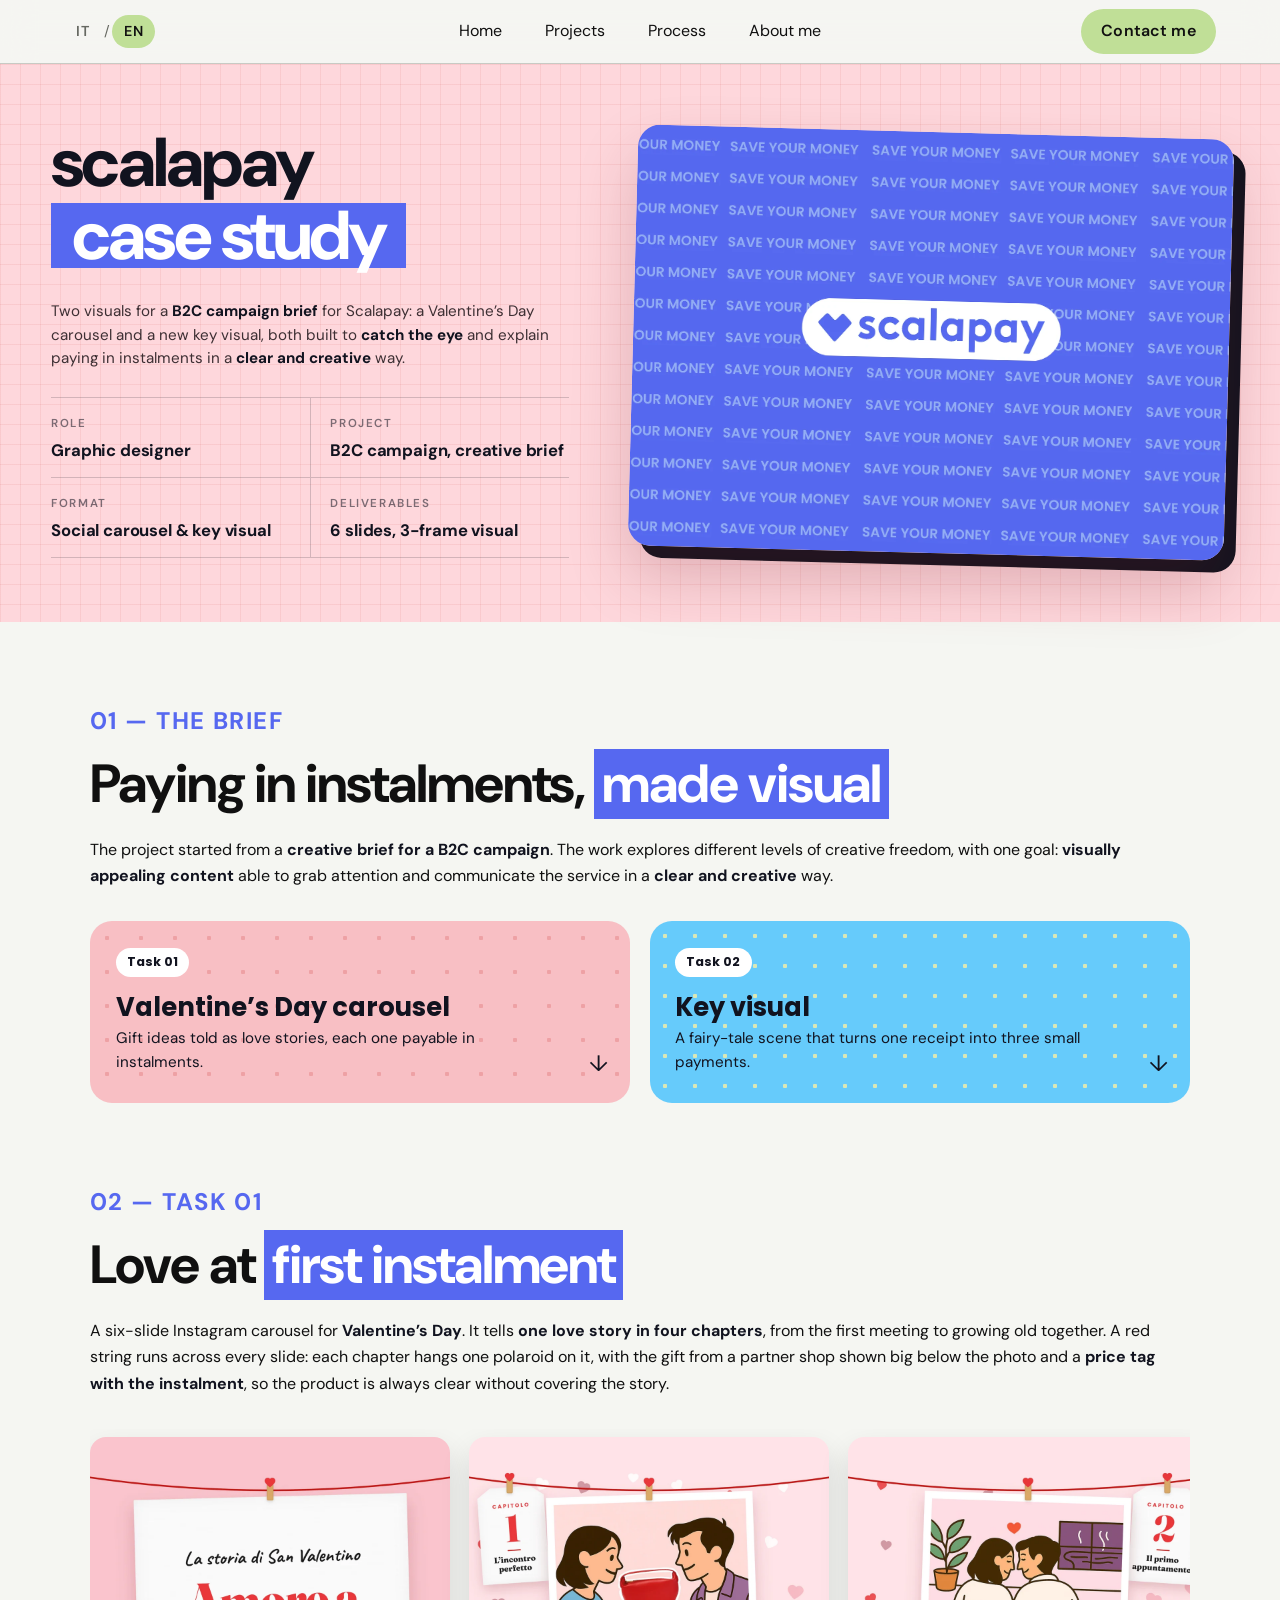
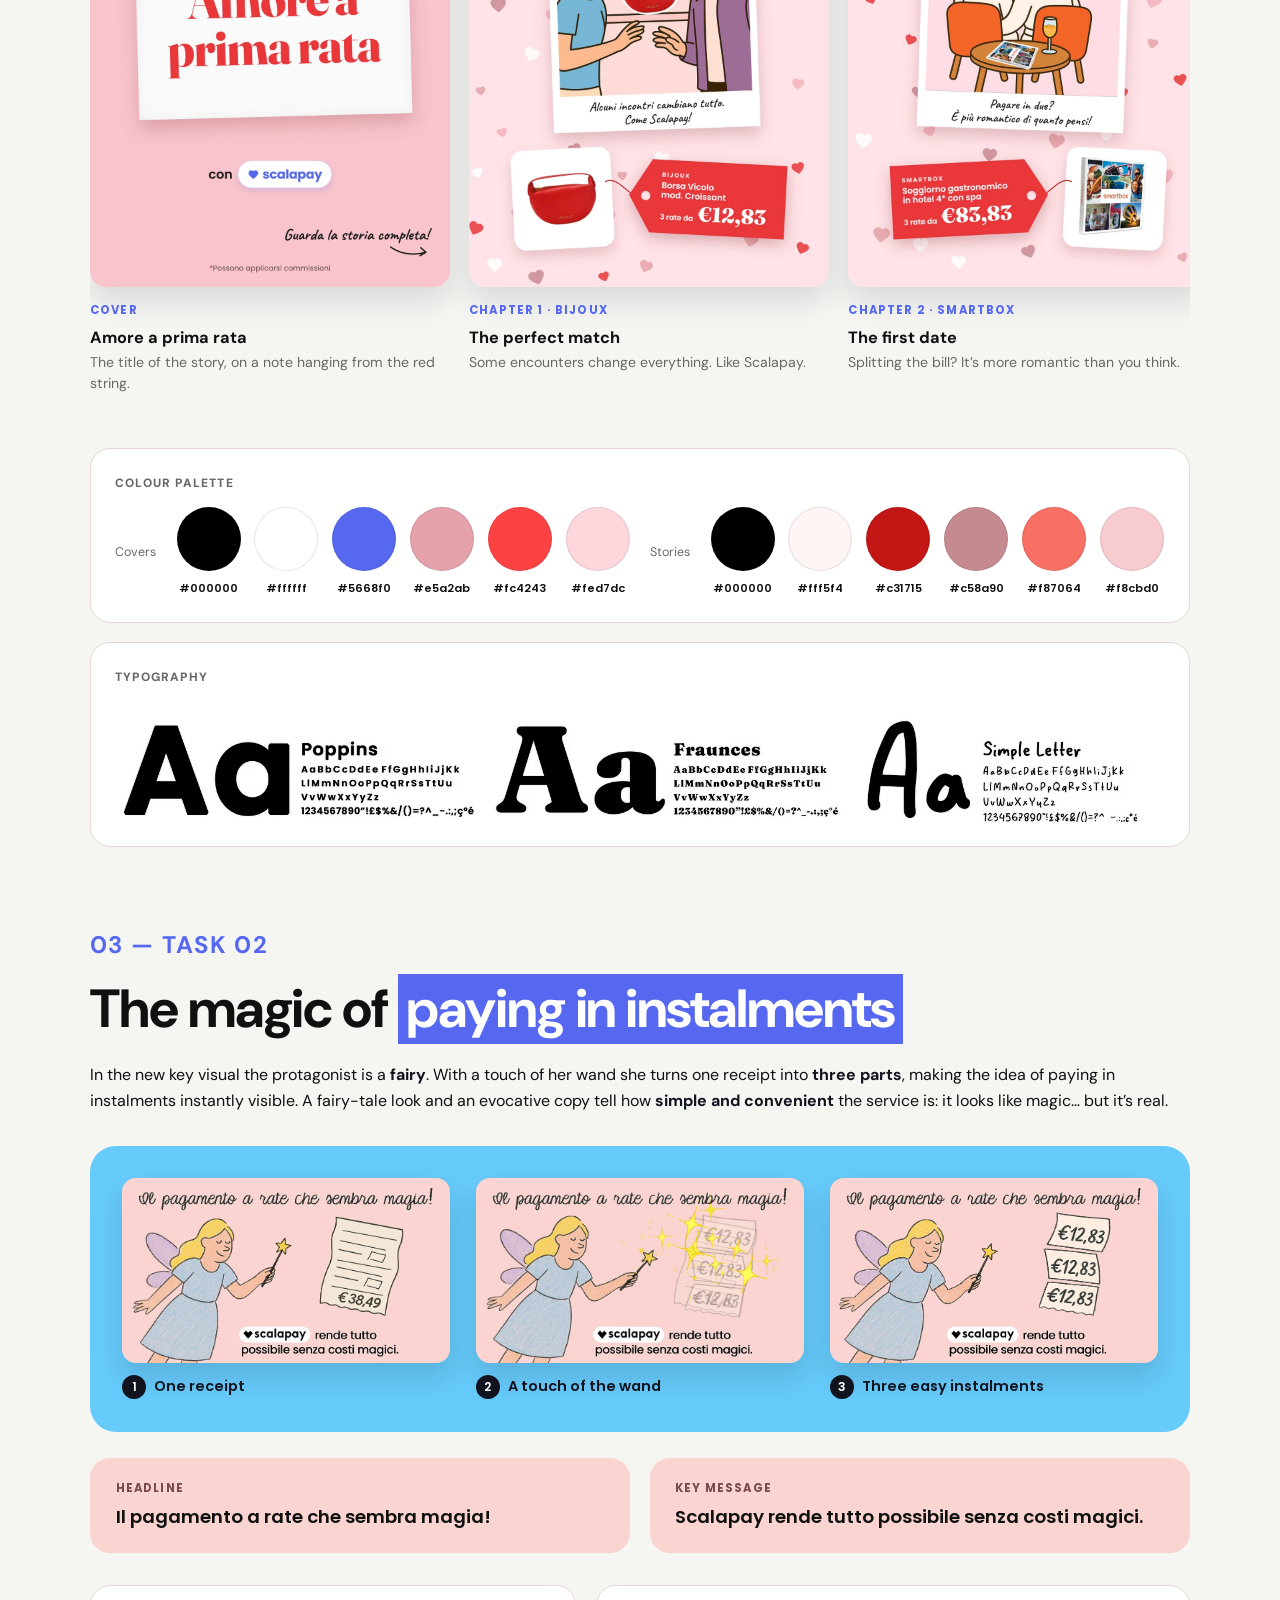
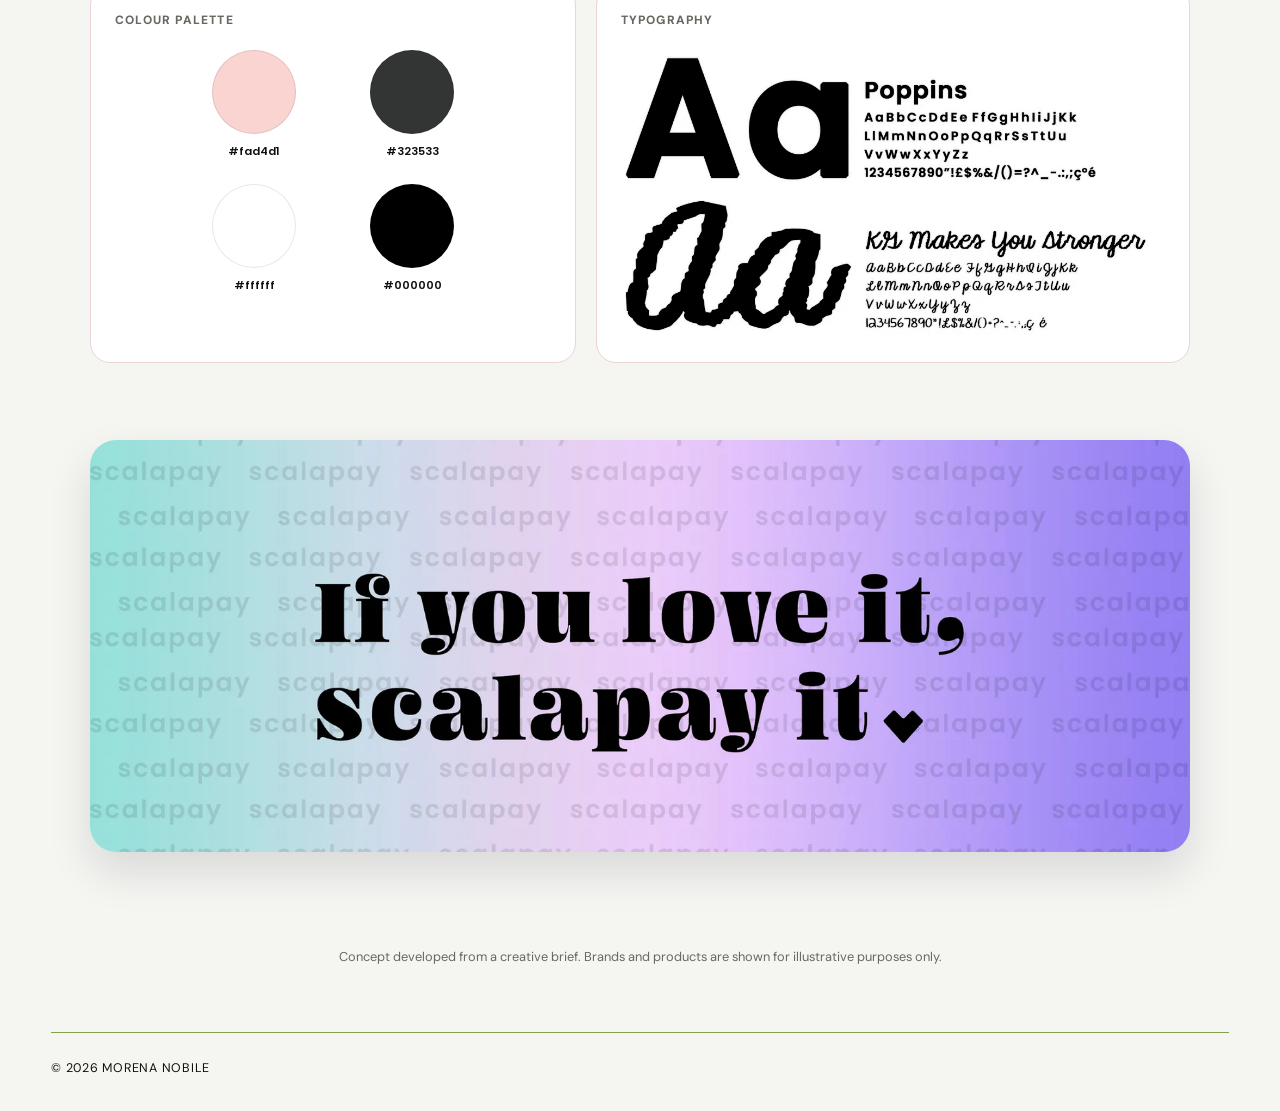
<file: scalapay-detail.html>
<!doctype html>
<html lang="en">

<head>
  <meta charset="utf-8">
  <meta name="viewport" content="width=device-width, initial-scale=1">
  <meta name="description" content="Scalapay: a B2C campaign brief with a Valentine&#x27;s Day carousel and a key visual, by Morena Nobile." data-it-content="Scalapay: un brief di campagna B2C con un carosello per San Valentino e un key visual, di Morena Nobile.">
  <title data-it="Scalapay — Case study · Morena Nobile">Scalapay — Case study · Morena Nobile</title>
  <link rel="icon" href="favicon.ico" sizes="any">
  <link rel="icon" href="favicon.svg" type="image/svg+xml">
  <link rel="icon" href="favicon-32x32.png" type="image/png" sizes="32x32">
  <link rel="apple-touch-icon" href="apple-touch-icon.png">
  <link rel="manifest" href="site.webmanifest">
  <meta name="theme-color" content="#f5f6f2">
  <style>
:root {
  --ink: #101010;
  --paper: #f5f6f2;
  --green: #c0df97;
  --green-dark: #9fc76b;
  --line: #c8cac4;
  --muted: #666962;
  --white: #fff;
  --radius: 22px
}
* {
  box-sizing: border-box
}
html {
  scroll-behavior: smooth
}
body {
  margin: 0;
  background: var(--paper);
  color: var(--ink);
  font-family: "DM Sans", sans-serif;
  font-size: 16px;
  line-height: 1.8
}
button,
a {
  font: inherit
}
a {
  color: inherit;
  text-decoration: none
}
.skip-link {
  position: fixed;
  left: 1rem;
  top: -5rem;
  background: #000;
  color: #fff;
  padding: .8rem 1rem;
  z-index: 99
}
.skip-link:focus {
  top: 1rem
}
.site-header {
  height: 64px;
  display: grid;
  grid-template-columns: 1fr auto 1fr;
  align-items: center;
  padding: 0 clamp(1.25rem, 5vw, 5rem);
  border-bottom: 1px solid var(--line);
  position: sticky;
  top: 0;
  background: rgba(245, 246, 242, .9);
  backdrop-filter: blur(16px);
  z-index: 20
}
.site-header nav {
  gap: 0.5rem;
}
.site-header nav a {
  padding: 0.55rem 1.15rem;
  border: 1px solid transparent;
  border-radius: 999px;
  transition:
    background-color 0.2s ease,
    border-color 0.2s ease,
    transform 0.2s ease;
}
.site-header nav a:hover {
  background-color: var(--green);
  border-color: var(--ink);
  transform: translateY(-2px);
}
.site-header nav a::after {
  display: none;
}
.site-header nav a,
.text-link,
.socials a {
  position: relative
}
.site-header nav a:after,
.text-link:after,
.socials a:after {
  content: "";
  position: absolute;
  left: 0;
  right: 100%;
  bottom: -4px;
  height: 1px;
  background: currentColor;
  transition: .25s
}
.site-header nav a:hover:after,
.text-link:hover:after,
.socials a:hover:after {
  right: 0
}
.site-header>.button {
  justify-self: end
}
.button {
  display: inline-flex;
  align-items: center;
  justify-content: center;
  gap: .8rem;
  background: var(--green);
  border: 1px solid var(--ink);
  padding: 1rem 1.4rem;
  border-radius: 100px;
  font-weight: 600;
  box-shadow: 3px 3px 0 var(--ink);
  transition: .2s
}
.button:hover {
  transform: translate(3px, 3px);
  box-shadow: 0 0 0 var(--ink);
  background: var(--green-dark)
}
.button-small {
  padding: .65rem 1rem;
  box-shadow: none
}
.button-small:hover {
  transform: none
}
footer {
  border-top: 1px solid #7da34e;
  padding-top: 1.5rem;
  display: flex;
  justify-content: space-between;
  font-size: .78rem;
  text-transform: uppercase;
  letter-spacing: .06em
}
@media(max-width:900px) {
.site-header {
    grid-template-columns: 1fr auto
  }
.site-header nav {
    display: none
  }
}
@media(max-width:600px) {
.site-header {
    height: 70px;
    padding: 0 1rem
  }
.button-small {
    font-size: .82rem
  }
footer {
    gap: 1rem;
    flex-wrap: wrap
  }
footer span:last-child {
    display: none
  }
}
@media(prefers-reduced-motion:reduce) {
html {
    scroll-behavior: auto
  }
.photo-window,
  .project,
  .project-media img,
  .button {
    transition: none
  }
}
@media(min-width:901px) {
.site-header nav {
    grid-column: 2;
    justify-content: center;
  }
.site-header>.button {
    grid-column: 3;
    justify-self: end;
  }
}
.button,
.button-small,
.button-dark {
  min-height: 58px;
  padding: .8rem 1.65rem;
  border: 1.5px solid var(--ink);
  border-radius: 999px;
  background: var(--green);
  color: var(--ink);
  font-weight: 600;
  letter-spacing: .01em;
  box-shadow: 0 0 0 var(--ink);
  transform: translate(0, 0);
  transition: transform .18s ease, box-shadow .18s ease, background-color .18s ease;
}
.button:hover,
.button-small:hover,
.button-dark:hover {
  background: var(--green-dark);
  color: var(--ink);
  transform: translateY(-3px);
  box-shadow: 6px 7px 0 var(--ink);
}
.button:active,
.button-small:active,
.button-dark:active {
  transform: translate(0, 0);
  box-shadow: 0 0 0 var(--ink);
}
.button:focus-visible {
  outline: 3px solid var(--ink);
  outline-offset: 5px;
}
.site-header .button-small {
  min-height: 42px;
  padding: 0.45rem 1.2rem;
}
.site-header .button-small,
.site-header nav a {
  border: 1px solid transparent;
}
.site-header nav a:hover {
  border-color: transparent;
}
.section-title {
  display: flex;
  flex-direction: column;
  align-items: center;
  text-align: center;
  font-family: "Instrument Serif", serif;
  font-weight: 400;
  font-size: clamp(4rem, 8vw, 7rem);
  line-height: 0.95;
  letter-spacing: -0.02em;
  margin-top: 0;
  /* Rimuove eventuali margini superiori */
  padding-top: 2rem;
  /* Regola questo valore se vuoi spostarlo ancora più su */
  margin-bottom: 2rem;
  /* Ridotto per spostare in alto anche il contenuto sotto */
  color: var(--ink, #101010);
}
.section-title mark.highlight {
  display: inline-block;
  background-color: #b3db87;
  color: var(--ink, #101010);
  font-family: "Instrument Serif", serif;
  font-style: italic;
  font-weight: 400;
  padding: 0.05em 0.3em;
  margin-top: -0.18em;
  /* Valore negativo per avvicinarlo alla riga sopra */
  line-height: 0.85;
  /* Ridotto per compattare ulteriormente */
}
.contact-footer {
  padding: 0 clamp(1.25rem, 4vw, 4rem) 2rem;
}
.site-header .button-small[aria-current="page"] {
  background: var(--green-dark);
}
.pd-hero {
  text-align: center;
  padding: clamp(2rem, 5vw, 4rem) clamp(1.25rem, 4vw, 4rem) 4rem;
  background-color: var(--paper);
  background-image:
    linear-gradient(to right, rgba(0, 0, 0, 0.08) 1px, transparent 1px),
    linear-gradient(to bottom, rgba(0, 0, 0, 0.08) 1px, transparent 1px);
  background-size: 20px 20px;
}
.pd-back {
  display: inline-block;
  margin-bottom: 1rem;
  font-size: 0.9rem;
  font-weight: 600;
}
.section-title.pd-title {
  font-size: clamp(3.4rem, 10vw, 7rem);
  padding-top: 0;
}
.pd-lead {
  max-width: 640px;
  margin: 0 auto 2rem;
  line-height: 1.6;
}
.pd-meta {
  display: grid;
  grid-template-columns: repeat(auto-fit, minmax(160px, 1fr));
  gap: 1rem;
  max-width: 900px;
  margin: 0 auto 2.5rem;
  text-align: left;
}
.pd-meta div,
.pd-card {
  background: var(--white);
  border: 1.5px solid var(--ink);
  border-radius: var(--radius);
  box-shadow: 5px 5px 0 var(--ink);
}
.pd-meta div {
  padding: 1rem 1.2rem;
  box-shadow: 4px 4px 0 var(--ink);
}
.pd-meta dt {
  font-size: 0.72rem;
  letter-spacing: 0.1em;
  text-transform: uppercase;
  color: var(--muted);
  font-weight: 600;
}
.pd-meta dd {
  margin: 0;
  font-weight: 600;
  line-height: 1.4;
}
.pd-shot {
  display: block;
  width: 100%;
  height: auto;
  background: var(--white);
  border: 1.5px solid var(--ink);
  border-radius: var(--radius);
}
.pd-hero .pd-shot {
  max-width: 900px;
  margin: 0 auto;
  box-shadow: 10px 10px 0 var(--ink);
}
.pd {
  padding: 0 clamp(1.25rem, 4vw, 4rem) 4rem;
}
.pd-section {
  max-width: 1100px;
  margin: 0 auto;
  padding-top: clamp(3rem, 6vw, 5.5rem);
}
.pd-kicker {
  margin: 0 0 0.6rem;
  font-size: 0.75rem;
  font-weight: 600;
  letter-spacing: 0.12em;
  text-transform: uppercase;
}
.pd-section h2 {
  margin: 0 0 1rem;
  font-family: "Instrument Serif", serif;
  font-weight: 400;
  font-size: clamp(2.4rem, 5vw, 4rem);
  line-height: 1.05;
  letter-spacing: -0.02em;
}
.pd-section h2 mark {
  background: #b3db87;
  color: var(--ink);
  font-style: italic;
  padding: 0 0.2em;
}
.pd-intro {
  max-width: none;
  margin: 0 0 2rem;
  line-height: 1.65;
}
.pd-grid {
  display: grid;
  gap: 1.5rem;
  margin-bottom: 2rem;
}
.pd-grid.c3 { grid-template-columns: repeat(3, 1fr); }
.pd-grid.c4 { grid-template-columns: repeat(4, 1fr); }
.pd-card {
  padding: 1.4rem 1.5rem;
}
.pd-card h3 {
  margin: 0 0 0.5rem;
  font-family: "Instrument Serif", serif;
  font-weight: 400;
  font-size: 1.6rem;
  line-height: 1.1;
}
.pd-card p {
  margin: 0;
  font-size: 0.95rem;
  line-height: 1.6;
}
.pd-card .pd-num {
  display: inline-block;
  margin-bottom: 0.6rem;
  padding: 0.1rem 0.7rem;
  background: var(--green);
  border: 1px solid var(--ink);
  border-radius: 999px;
  font-size: 0.8rem;
  font-weight: 600;
}
.pd-stat {
  text-align: center;
}
.pd-stat strong {
  display: block;
  font-family: "Instrument Serif", serif;
  font-weight: 400;
  font-size: 4rem;
  line-height: 1;
}
.pd-profile {
  border-top: 10px solid var(--c, var(--green));
}
.pd-split {
  display: grid;
  grid-template-columns: 1fr 1fr;
  gap: 2.5rem;
  align-items: center;
  margin-bottom: 2rem;
}
.pd-split.rev > :first-child {
  order: 2;
}
.pd-split p {
  line-height: 1.65;
}
.pd-bars {
  list-style: none;
  margin: 1rem 0 0;
  padding: 0;
  display: grid;
  gap: 0.5rem;
}
.pd-bars li {
  display: grid;
  grid-template-columns: 110px 1fr 40px;
  gap: 0.6rem;
  align-items: center;
  font-size: 0.85rem;
}
.pd-bars i {
  display: block;
  height: 14px;
  border: 1px solid var(--ink);
  border-radius: 999px;
  background: var(--green);
  width: var(--w);
}
.pd-quote {
  margin: 2rem 0;
  padding: clamp(1.5rem, 4vw, 2.5rem);
  background: var(--green);
  border: 1.5px solid var(--ink);
  border-radius: var(--radius);
  box-shadow: 8px 8px 0 var(--ink);
  font-family: "Instrument Serif", serif;
  font-style: italic;
  font-size: clamp(1.8rem, 4vw, 3rem);
  line-height: 1.1;
}
.pd-flow {
  margin-bottom: 1rem;
  background: var(--white);
  border: 1.5px solid var(--ink);
  border-radius: var(--radius);
}
.pd-flow summary {
  padding: 1rem 1.4rem;
  font-weight: 600;
  cursor: pointer;
}
.pd-scroll {
  overflow-x: auto;
  padding: 0 1rem 1rem;
}
.pd-scroll img {
  display: block;
  width: 1500px;
  max-width: none;
  height: auto;
}
.pd-actions {
  display: flex;
  flex-wrap: wrap;
  gap: 1rem;
  justify-content: center;
  margin-top: 2.5rem;
}
@media (max-width: 800px) {
.pd-grid.c2, .pd-grid.c3, .pd-grid.c4, .pd-split { grid-template-columns: 1fr; }
.pd-split.rev > :first-child { order: 0; }
.pd-bars li { grid-template-columns: 90px 1fr 36px; }
}
.pd-sub {
  margin: 2rem 0 0.8rem;
  font-family: "Instrument Serif", serif;
  font-weight: 400;
  font-size: clamp(1.7rem, 3vw, 2.2rem);
  line-height: 1.1;
}
.pd-split .pd-sub {
  margin-top: 0;
}
.pd-section > .pd-shot,
.pd-section > .pd-split {
  margin-bottom: 2rem;
}
.pd-table-wrap {
  overflow-x: auto;
  margin-bottom: 2rem;
  background: var(--white);
  border: 1.5px solid var(--ink);
  border-radius: var(--radius);
  box-shadow: 5px 5px 0 var(--ink);
}
.pd-table {
  width: 100%;
  min-width: 720px;
  border-collapse: collapse;
  font-size: 0.9rem;
  text-align: center;
}
.pd-table th,
.pd-table td {
  padding: 0.8rem 0.7rem;
  border-bottom: 1px solid var(--line);
}
.pd-table thead th {
  font-size: 0.78rem;
  line-height: 1.3;
}
.pd-table tbody th {
  text-align: left;
  padding-left: 1.2rem;
}
.pd-table tbody tr:last-child th,
.pd-table tbody tr:last-child td {
  border-bottom: 0;
}
.pd-stars {
  font-size: 1.15rem;
  letter-spacing: 0.1em;
  white-space: nowrap;
}
.pd-stars s {
  text-decoration: none;
  color: var(--line);
}

/* ---- Timeline ---- */
.pd-timeline { padding: clamp(1.2rem, 3vw, 2rem); margin-bottom: 2rem; }
.pd-timeline .pd-sub { margin-top: 0; }
.tl-scroll { overflow-x: auto; }
.tl { min-width: 720px; }
.tl-weeks { display: grid; grid-template-columns: repeat(4, 1fr); }
.tl-weeks span { justify-self: center; padding: 0.3rem 1.8rem; background: var(--green); border: 1px solid var(--ink); border-radius: 10px; font-size: 0.85rem; font-weight: 600; }
.tl-body {
  margin-top: 1rem; padding: 0.4rem 0;
  background:
    repeating-linear-gradient(to bottom, var(--line) 0 6px, transparent 6px 12px) 0 0 / 1px 100% no-repeat,
    repeating-linear-gradient(to bottom, var(--line) 0 6px, transparent 6px 12px) 25% 0 / 1px 100% no-repeat,
    repeating-linear-gradient(to bottom, var(--line) 0 6px, transparent 6px 12px) 50% 0 / 1px 100% no-repeat,
    repeating-linear-gradient(to bottom, var(--line) 0 6px, transparent 6px 12px) 75% 0 / 1px 100% no-repeat,
    repeating-linear-gradient(to bottom, var(--line) 0 6px, transparent 6px 12px) 100% 0 / 1px 100% no-repeat;
}
.tl-row { position: relative; height: 3rem; }
.tl-bar { position: absolute; top: 0.35rem; height: 2.3rem; display: flex; align-items: center; justify-content: center; padding: 0 0.5rem; overflow: hidden; background: #e9f3d8; border: 1px solid var(--ink); border-radius: 10px; font-size: 0.85rem; font-weight: 500; line-height: 1.2; white-space: nowrap; }

/* ---- Research charts ---- */
.pd-chart { margin: 0 0 2rem; padding: clamp(1.2rem, 3vw, 2rem); }
.pd-chart figcaption { max-width: 640px; margin-bottom: 1.5rem; font-family: "Instrument Serif", serif; font-size: clamp(1.4rem, 2.6vw, 2rem); line-height: 1.15; }
.ch1 { display: grid; grid-template-columns: 1fr 1.2fr; gap: 2rem; align-items: end; }
.bars { display: grid; grid-template-columns: repeat(4, 1fr); gap: 0.8rem; align-items: end; padding-right: 1.5rem; border-right: 1px dashed var(--ink); }
.bc { display: flex; flex-direction: column; justify-content: flex-end; text-align: center; font-size: 0.78rem; line-height: 1.2; }
.bc b { margin-bottom: 0.35rem; font-size: 0.9rem; }
.bc i { display: block; width: 100%; height: calc(var(--p) * 2.4px); background: var(--green-dark); background: color-mix(in srgb, var(--green-dark) calc(var(--t) * 100%), #fff); border: 1px solid var(--ink); border-radius: 10px 10px 0 0; }
.bc span { margin-top: 0.5rem; min-height: 2.4em; }
.people { display: grid; grid-template-columns: repeat(13, 1fr); gap: 0.6rem 0.3rem; }
.pp { display: block; width: 100%; height: auto; fill: var(--line); }
.pp.on { fill: var(--green-dark); }
.legend { display: flex; flex-wrap: wrap; align-items: center; gap: 0.4rem; margin: 1.2rem 0 0; font-size: 0.85rem; line-height: 1.3; }
.legend .pp { width: 12px; height: 20px; margin-left: 0.6rem; }
.legend .pp:first-child { margin-left: 0; }
.ch2 { position: relative; max-width: 900px; margin: 0 auto; aspect-ratio: 16 / 9; }
.ch2-circles { position: absolute; right: 0; bottom: 0; height: 100%; aspect-ratio: 1; }
.ch2-circles .ring { position: absolute; bottom: 0; left: 50%; aspect-ratio: 1; transform: translateX(-50%); border: 1px solid var(--ink); border-radius: 50%; }
.r1 { width: 100%; background: #eef6e0; }
.r2 { width: 64%; background: #d9eab9; }
.r3 { width: 32%; background: var(--green-dark); }
.ch2-circles b { position: absolute; left: 50%; transform: translate(-50%, -50%); font-family: "Instrument Serif", serif; font-weight: 400; font-size: clamp(1.5rem, 5vw, 3.2rem); line-height: 1; }
.ch2-labels { margin: 0; padding: 0; list-style: none; }
.ch2-labels li { position: absolute; left: 0; width: 46%; display: flex; align-items: center; gap: 0.5rem; transform: translateY(-50%); font-size: clamp(0.7rem, 1.8vw, 0.95rem); font-weight: 600; line-height: 1.2; }
.ch2-labels li span { flex: none; max-width: 42%; }
.ch2-labels li i { flex: 1; height: 1px; background: var(--ink); }

/* ---- Insights ---- */
.pd-insights { display: grid; grid-template-columns: repeat(2, 1fr); gap: 1.5rem; }
.pd-insight { padding: clamp(1.6rem, 3vw, 2.4rem); background: var(--white); border: 1.5px solid var(--ink); border-radius: var(--radius); box-shadow: 6px 6px 0 var(--ink); }
.pd-insight.alt { background: var(--green); }
.pd-insight .num { display: inline-block; margin-bottom: 1rem; padding: 0.05rem 0.8rem; background: var(--paper); border: 1px solid var(--ink); border-radius: 999px; font-family: "Instrument Serif", serif; font-style: italic; font-size: 1.3rem; line-height: 1.4; }
.pd-insight h3 { margin: 0 0 0.8rem; font-family: "Instrument Serif", serif; font-weight: 400; font-size: clamp(2rem, 3.4vw, 2.8rem); line-height: 1.02; letter-spacing: -0.01em; }
.pd-insight p { margin: 0; font-size: 1.05rem; line-height: 1.6; }

/* ---- Personas ---- */
.pd-personas { display: grid; gap: 1.5rem; margin-bottom: 2rem; }
.pd-persona { display: grid; grid-template-columns: 340px 1fr; gap: 2rem; padding: clamp(1.4rem, 3vw, 2rem); border-top: 12px solid var(--green); }
.pd-persona header { display: flex; align-items: center; gap: 1.2rem; margin-bottom: 1.2rem; }
.pd-persona header img { flex: none; width: 110px; height: 110px; object-fit: cover; border: 1.5px solid var(--ink); border-radius: 50%; }
.pd-persona h3 { margin: 0 0 0.4rem; font-size: 2.6rem; }
.pd-persona dl { display: grid; grid-template-columns: auto 1fr; gap: 0.15rem 0.7rem; margin: 0; font-size: 0.85rem; line-height: 1.4; }
.pd-persona dt { color: var(--muted); font-weight: 600; }
.pd-persona dd { margin: 0; }
.pd-persona .pq { margin: 0; padding: 0.7rem 1rem; background: var(--green); border-radius: 14px; font-family: "Instrument Serif", serif; font-style: italic; font-size: 1.7rem; line-height: 1.1; }
.pr { display: grid; grid-template-columns: 1fr 1fr; gap: 0 2rem; align-content: start; }
.pr .wide { grid-column: 1 / -1; }
.pd-persona h4 { margin: 0 0 0.4rem; padding-top: 0.2rem; font-size: 0.72rem; letter-spacing: 0.1em; text-transform: uppercase; }
.pr > div { margin-bottom: 1.1rem; }
.pd-persona ul { margin: 0; padding-left: 1.1rem; font-size: 0.92rem; line-height: 1.5; }

/* ---- User flow ---- */
.pd-userflow { padding: clamp(1.2rem, 3vw, 2rem); margin-bottom: 2rem; }
.pd-userflow .pd-sub { margin-top: 0; }
.uf { display: grid; grid-template-columns: repeat(5, 1fr); column-gap: 1rem; row-gap: 1rem; margin-top: 1.5rem; }
.uf-group { position: relative; padding-bottom: 1.1rem; text-align: center; font-size: 0.85rem; grid-row: 1; }
.uf-group::after { content: ""; position: absolute; left: 10%; right: 10%; bottom: 0; height: 12px; border: 1.5px solid var(--ink); border-bottom: 0; }
.g1 { grid-column: 1 / 3; }
.g2 { grid-column: 3 / 6; }
.uf-step { position: relative; grid-row: 2; text-align: center; }
.s1 { grid-column: 1; } .s2 { grid-column: 2; } .s3 { grid-column: 3; } .s4 { grid-column: 4; } .s5 { grid-column: 5; }
.uf-step:not(.s5)::after { content: ""; position: absolute; top: 42px; left: calc(50% + 50px); width: calc(100% - 100px + 1rem); border-top: 1.5px dashed var(--ink); }
.tile { display: grid; place-items: center; width: 84px; height: 84px; margin: 0 auto 1rem; background: var(--green); border: 1.5px solid var(--ink); border-radius: 18px; box-shadow: 4px 4px 0 var(--ink); font-family: "Instrument Serif", serif; font-size: 2.2rem; line-height: 1; }
.uf-step h4 { margin: 0 0 0.4rem; font-size: 1rem; line-height: 1.3; }
.uf-step p { margin: 0; font-size: 0.88rem; line-height: 1.5; }

@media (max-width: 900px) {
  .pd-persona { grid-template-columns: 1fr; gap: 1rem; }
}
@media (max-width: 800px) {
  .ch1, .pd-insights, .pr { grid-template-columns: 1fr; }
  .bars { padding: 0 0 1.5rem; border-right: 0; border-bottom: 1px dashed var(--ink); }
  .uf { grid-template-columns: 1fr; }
  .uf-group, .uf-step { grid-column: 1; grid-row: auto; }
  .g1 { order: 0; } .s1 { order: 1; } .s2 { order: 2; } .g2 { order: 3; } .s3 { order: 4; } .s4 { order: 5; } .s5 { order: 6; }
  .uf-group { padding: 0 0 0.4rem; border-bottom: 1.5px solid var(--ink); text-align: left; font-weight: 600; }
  .uf-group::after, .uf-step::after { display: none; }
}


/* ==========================================================
   HOMIZY LOOK: giallo + nero + tipografia dell'app
   (per tornare al serif del sito: --pd-head: "Instrument Serif", serif)
   ========================================================== */
:root { --hy: #ffd233; --hy-soft: #fff3c4; --pd-head: "DM Sans", sans-serif; }

.pd-hero { background-color: #111; background-image: linear-gradient(to right, rgba(255,255,255,.06) 1px, transparent 1px), linear-gradient(to bottom, rgba(255,255,255,.06) 1px, transparent 1px); }
.pd-hero .section-title { color: #fff; }
.section-title.pd-title { font-family: var(--pd-head); font-weight: 800; letter-spacing: -0.04em; font-size: clamp(3.2rem, 9vw, 6.5rem); }
.pd-hero .section-title mark.highlight { background: var(--hy); color: #111; font-family: var(--pd-head); font-style: normal; font-weight: 800; }
.pd-hero .pd-lead { color: #e4e4de; }
.pd-hero .pd-meta div { box-shadow: 4px 4px 0 var(--hy); }
.pd-hero .pd-shot { border-color: #111; box-shadow: 10px 10px 0 var(--hy); }

.pd-kicker { display: inline-block; padding: 0.1rem 0.75rem; background: var(--hy); border: 1px solid var(--ink); border-radius: 999px; }
.pd-section h2, .pd-sub, .pd-card h3, .pd-insight h3, .pd-persona h3, .pd-chart figcaption, .pd-stat strong,
.pd-quote, .pd-persona .pq, .tile, .ch2-circles b, .pd-insight .num {
  font-family: var(--pd-head); font-weight: 700; font-style: normal; letter-spacing: -0.02em;
}
.pd-section h2 { font-size: clamp(2rem, 4.2vw, 3.4rem); line-height: 1.05; }
.pd-section h2 mark { background: var(--hy); font-style: normal; padding: 0 0.15em; }
.pd-sub { font-size: clamp(1.4rem, 2.4vw, 1.8rem); }
.pd-sub-s { margin: 2rem 0 0.8rem; font-size: 1.2rem; }
.pd-card h3 { font-size: 1.35rem; }
.pd-card .pd-num { background: var(--hy); }
.pd-stat strong { font-size: 3.4rem; font-weight: 800; }
.pd-chart figcaption { font-size: clamp(1.2rem, 2.2vw, 1.6rem); }

.tl-weeks span { background: var(--hy); }
.tl-bar { background: var(--hy-soft); border-color: rgba(0,0,0,.25); }
.bc i { background: var(--hy); background: color-mix(in srgb, var(--hy) calc(var(--t) * 100%), #fff); }
.pp.on { fill: var(--hy); }
.r1 { background: #fff4c6; } .r2 { background: #ffe98a; } .r3 { background: var(--hy); }
.ch2-circles b { font-weight: 800; font-size: clamp(1.4rem, 4.4vw, 2.8rem); }

.pd-insight { padding: clamp(1.3rem, 2.4vw, 1.8rem); }
.pd-insight h3 { font-size: clamp(1.5rem, 2.4vw, 2rem); line-height: 1.1; }
.pd-insight p { font-size: 0.98rem; }
.pd-insight .num { background: var(--hy); font-size: 1rem; }

.pd-persona { border-top-width: 1.5px; border-top-color: var(--ink); }
.pd-persona h3 { font-size: 2.2rem; }
.pd-persona .pq { padding: 0; background: none; border-radius: 0; font-size: 2rem; line-height: 1.15; }

.pd-quote { background: var(--hy); font-size: clamp(1.6rem, 3.6vw, 2.6rem); line-height: 1.15; }
.tile { background: var(--hy); font-size: 1.8rem; font-weight: 800; }
.pd-bars i { background: var(--hy); }

.pd-flow summary { display: flex; align-items: center; justify-content: space-between; gap: 1rem; list-style: none; }
.pd-flow summary::-webkit-details-marker { display: none; }
.pd-flow summary::after { content: ""; flex: none; width: 0.6rem; height: 0.6rem; border-right: 2px solid var(--ink); border-bottom: 2px solid var(--ink); transform: translateY(-25%) rotate(45deg); transition: transform 0.2s; }
.pd-flow[open] summary { background: var(--hy); border-radius: calc(var(--radius) - 2px) calc(var(--radius) - 2px) 0 0; }
.pd-flow[open] summary::after { transform: translateY(25%) rotate(-135deg); }

/* ritocchi */
.section-title.pd-title { line-height: 1; }
.pd-hero .section-title mark.highlight { margin-top: 0.08em; }
.pd-section h2 { margin-bottom: 1.5rem; }
.pd-timeline .pd-kicker { margin-bottom: 0.8rem; }

/* ---- Capitoli: solo testo, più grande ---- */
.pd-section > .pd-kicker { display: block; margin: 0 0 0.9rem; padding: 0; background: none; border: 0; border-radius: 0; font-size: clamp(1.1rem, 2vw, 1.5rem); font-weight: 700; letter-spacing: 0.06em; }

/* ---- Personas: foto quadrate più grandi ---- */
.pd-persona { grid-template-columns: 420px 1fr; }
.pd-persona header img { width: 160px; height: 160px; border-radius: 24px; }
.pd-persona header { gap: 1.4rem; }

/* ---- Accordion: numero ---- */
.pd-flow .fn { margin-right: 0.9rem; }

/* ---- CTA finale ---- */
.pd-final { margin-bottom: 2rem; padding: clamp(2rem, 5vw, 4rem); background: #111; color: #fff; border: 1.5px solid #111; border-radius: var(--radius); box-shadow: 10px 10px 0 var(--hy); text-align: center; }
.pd-final h2 { margin: 0 0 1rem; color: #fff; }
.pd-final p { max-width: 560px; margin: 0 auto 2rem; color: #dcdcd6; line-height: 1.6; }
.pd-final-actions { display: flex; flex-wrap: wrap; justify-content: center; gap: 1rem; }
.pd-cta { display: inline-flex; align-items: center; gap: 0.5rem; padding: 1rem 1.9rem; background: var(--hy); color: #111; border: 1.5px solid var(--hy); border-radius: 999px; font-family: var(--pd-head); font-weight: 700; font-size: 1.05rem; line-height: 1; transition: transform 0.15s ease, box-shadow 0.15s ease; }
.pd-cta:hover { transform: translate(-2px, -2px); box-shadow: 4px 4px 0 #fff; }
.pd-cta-alt { background: transparent; color: #fff; border-color: #fff; }
.pd-cta-alt:hover { box-shadow: 4px 4px 0 var(--hy); }

@media (max-width: 900px) {
  .pd-persona { grid-template-columns: minmax(0, 1fr); }
  .pd-persona header { flex-wrap: wrap; }
}
@media (max-width: 480px) {
  .pd-persona header img { width: 120px; height: 120px; }
}
.pd-timeline .pd-sub { margin-bottom: 1.3rem; }

/* ---- ZyMate: solo i telefoni, a filo con il bordo destro della pagina ---- */
.pd { --gutter: clamp(1.25rem, 4vw, 4rem); --bleed: calc((100vw - min(1100px, 100vw - 2 * var(--gutter))) / 2); overflow-x: clip; }
.pd-split.bleed { grid-template-columns: 1fr 1.25fr; }
.pd-split.bleed > img { width: calc(100% + var(--bleed)); max-width: none; margin-right: calc(-1 * var(--bleed)); background: transparent; border: 0; border-radius: 0; box-shadow: none; mix-blend-mode: multiply; }
@media (max-width: 800px) {
  .pd-split.bleed { grid-template-columns: 1fr; }
  .pd-split.bleed > img { width: 100%; margin-right: 0; }
}

/* ---- Sezione 6: ZyMatch / ZyMate / ZyTime ---- */
.pd-label { margin: 0 0 0.6rem; font-size: 0.72rem; font-weight: 700; letter-spacing: 0.1em; text-transform: uppercase; }
.pd-badge { display: inline-block; padding: 0.1rem 0.75rem; background: var(--hy); border: 1px solid var(--ink); border-radius: 999px; font-family: var(--pd-head); font-size: 0.85rem; font-weight: 700; line-height: 1.5; }
.pd-stage { padding: clamp(1.5rem, 3vw, 2.5rem); background: var(--hy-soft); border: 1.5px solid var(--ink); border-radius: var(--radius); box-shadow: 6px 6px 0 var(--ink); }
.pd-phones3 { display: grid; grid-template-columns: repeat(3, 1fr); gap: 2rem; }
.pd-phones3 figure { margin: 0; text-align: center; }
.pd-phones3 img { display: block; width: min(100%, 270px); height: auto; margin: 0 auto 1.2rem; }
.pd-phones3 figcaption { text-align: left; max-width: 300px; margin: 0 auto; }
.pd-phones3 figcaption b { display: block; margin: 0.5rem 0 0.2rem; font-family: var(--pd-head); font-size: 1.15rem; }
.pd-phones3 figcaption p { margin: 0; font-size: 0.92rem; line-height: 1.5; }
.pd-feature { display: grid; grid-template-columns: 1fr 480px; gap: 3rem; align-items: start; margin-top: 4rem; }
.pd-feature.flip { grid-template-columns: 480px 1fr; }
.pd-feature.flip .vis { order: -1; }
.pd-feature .txt { position: sticky; top: 6rem; }
.pd-feature .txt .pd-sub { margin-top: 0; }
.pd-feature .txt > p { line-height: 1.65; }
.pd-feature .vis img { display: block; width: 100%; height: auto; }
.pd-feature .vis.stage { padding: 1.5rem; background: var(--hy-soft); border: 1.5px solid var(--ink); border-radius: var(--radius); box-shadow: 6px 6px 0 var(--ink); }
.pd-houses { grid-template-columns: 1fr; gap: 1rem; margin: 1.5rem 0 0; }
.pd-houses .pd-card { padding: 1rem 1.3rem; }
.pd-houses .pd-card h3 { margin-bottom: 0.2rem; font-size: 1.15rem; }
.pd-steps { list-style: none; margin: 1.5rem 0 0; padding: 0; display: grid; gap: 1.1rem; }
.pd-steps li { display: grid; grid-template-columns: auto 1fr; gap: 0.9rem; align-items: start; }
.pd-steps b { display: block; font-family: var(--pd-head); font-size: 1.1rem; }
.pd-steps p { margin: 0.1rem 0 0; font-size: 0.95rem; line-height: 1.5; }
@media (max-width: 900px) {
  .pd-phones3 { grid-template-columns: 1fr; gap: 2.5rem; }
  .pd-feature, .pd-feature.flip { grid-template-columns: minmax(0, 1fr); gap: 2rem; }
  .pd-feature.flip .vis { order: 0; }
  .pd-feature .txt { position: static; }
  .pd-feature .vis img { max-width: 440px; margin: 0 auto; }
}
.pd-sub + .pd-split { align-items: start; }
@media (max-width: 900px) { .pd-phones3 img { width: min(100%, 230px); } }

/* ---- ZyMatch: tre schermate sfalsate, senza pannelli; numeri senza riquadro ---- */
.pd-badge { padding: 0; background: none; border: 0; border-radius: 0; font-size: 1.05rem; line-height: 1.4; min-width: 1.6rem; }
.pd-feature .vis.trio { display: grid; grid-template-columns: 1fr 1fr; gap: 1.5rem; justify-items: center; }
.trio .ph { margin: 0; }
.trio .ph.a { grid-column: 1; grid-row: 1; }
.trio .ph.c { grid-column: 1; grid-row: 2; }
.trio .ph.b { grid-column: 2; grid-row: 1 / span 2; align-self: center; }
.trio .ph-n { display: block; margin-bottom: 0.5rem; font-family: var(--pd-head); font-size: 1.05rem; font-weight: 700; }
.pd-feature .vis.trio img { width: 100%; max-width: 225px; }
.pd-feature .txt .pd-label { margin-top: 1.8rem; }
@media (max-width: 900px) {
  .pd-feature .vis.trio { grid-template-columns: 1fr; }
  .trio .ph.a, .trio .ph.b, .trio .ph.c { grid-column: 1; grid-row: auto; }
  .pd-feature .vis.trio img { max-width: 230px; }
}

/* ==========================================================
   Revisione: numeri senza riquadro, elementi sullo sfondo,
   fascia info dell'hero, personas compatte
   ========================================================== */

/* numeri delle card (Challenge e Insight): niente riquadro giallo */
.pd-card .pd-num, .pd-insight .num {
  display: block; margin: 0 0 0.7rem; padding: 0; background: none; border: 0; border-radius: 0;
  font-family: var(--pd-head); font-style: normal; font-weight: 800; font-size: 2.4rem; line-height: 1;
  letter-spacing: -0.03em; color: rgba(17, 17, 17, 0.2);
}

/* hero: fascia info senza blocchi */
.pd-hero .pd-meta { grid-template-columns: 0.85fr 0.65fr 1.5fr 1.3fr; gap: 0; max-width: 1100px; margin: 0 auto 3rem; padding: 0; border-top: 1px solid rgba(255,255,255,.25); border-bottom: 1px solid rgba(255,255,255,.25); }
.pd-hero .pd-meta div { padding: 1.4rem 1.5rem; background: none; border: 0; border-left: 1px solid rgba(255,255,255,.25); border-radius: 0; box-shadow: none; }
.pd-hero .pd-meta div:first-child { border-left: 0; padding-left: 0; }
.pd-hero .pd-meta dt { margin-bottom: 0.4rem; color: rgba(255,255,255,.6); font-size: 0.72rem; letter-spacing: 0.14em; }
.pd-hero .pd-meta dd { color: #fff; font-family: var(--pd-head); font-weight: 700; font-size: clamp(1.1rem, 1.9vw, 1.5rem); line-height: 1.2; letter-spacing: -0.01em; }

/* elementi sullo sfondo della pagina, senza blocco */
.pd-grid + .pd-sub { margin-top: 0; }
.pd-timeline { padding: 0; margin: 0 0 2rem; }
.pd-chart { margin: 0 0 3rem; padding: 0; }
.pd-userflow { padding: 0; margin: 0 0 2rem; }
.pd-table-wrap { background: none; border: 0; border-radius: 0; box-shadow: none; }
.pd-table th, .pd-table td { border-bottom-color: rgba(17,17,17,.15); }
.pd-table thead th { border-bottom: 1.5px solid var(--ink); }

/* personas: più compatte */
.pd-persona { grid-template-columns: 440px 1fr; gap: 1.5rem; padding: 1.5rem 1.8rem; }
.pd-persona header { gap: 1.2rem; margin-bottom: 1rem; }
.pd-persona header img { width: 140px; height: 140px; }
.pd-persona h3 { margin-bottom: 0.3rem; font-size: 2rem; }
.pd-persona dl { font-size: 0.82rem; line-height: 1.35; }
.pd-persona .pq { font-size: 1.8rem; }
.pr { grid-template-columns: repeat(6, 1fr); gap: 0 1.5rem; }
.pr > div { margin-bottom: 0.9rem; }
.pr > div:nth-child(1) { grid-column: 1 / span 2; }
.pr > div:nth-child(2) { grid-column: 3 / span 2; }
.pr > div:nth-child(4) { grid-column: 5 / span 2; grid-row: 1; }
.pr > div:nth-child(3) { grid-column: 1 / span 3; grid-row: 2; }
.pr .wide { grid-column: 4 / span 3; grid-row: 2; }
.pr .wide, .pr > div:nth-child(3) { margin-bottom: 0; }
.pd-persona h4 { margin-bottom: 0.3rem; }
.pd-persona ul { font-size: 0.88rem; line-height: 1.4; }
@media (max-width: 900px) {
  .pd-hero .pd-meta { grid-template-columns: 1fr 1fr; }
  .pd-hero .pd-meta div:nth-child(3) { border-left: 0; padding-left: 0; }
  .pd-hero .pd-meta div:nth-child(n+3) { border-top: 1px solid rgba(255,255,255,.25); }
  .pd-persona { grid-template-columns: minmax(0, 1fr); }
  .pr { grid-template-columns: 1fr 1fr; }
  .pr > div:nth-child(n), .pr .wide { grid-column: auto; grid-row: auto; }
  .pr .wide { grid-column: 1 / -1; }
}
@media (max-width: 480px) {
  .pr { grid-template-columns: 1fr; }
  .pr .wide { grid-column: auto; }
}
.pd-chart figcaption { font-size: clamp(1.4rem, 2.4vw, 1.8rem); }
.pd-sub + .pd-timeline { margin-top: 1.2rem; }
.pd-sub + .pd-userflow { margin-top: 1.5rem; }

/* ==========================================================
   Revisione 3
   ========================================================== */

/* ---- HERO: griglia info 2x2 + telefoni inclinati ---- */
.pd-hero .pd-meta { grid-template-columns: 1fr 1fr; gap: 0; max-width: 960px; margin: 0 auto 2.5rem; border-top: 1px solid rgba(255,255,255,.3); border-bottom: 1px solid rgba(255,255,255,.3); }
.pd-hero .pd-meta div { padding: 1.5rem 0 1.5rem 1.6rem; border: 0; border-left: 1px solid rgba(255,255,255,.3); }
.pd-hero .pd-meta div:nth-child(odd) { padding-left: 0; border-left: 0; }
.pd-hero .pd-meta div:nth-child(-n+2) { border-bottom: 1px solid rgba(255,255,255,.3); }
.pd-hero .pd-meta div:nth-child(n+3) { border-top: 0; }
.pd-hero .pd-meta dd { font-size: clamp(1.1rem, 1.9vw, 1.45rem); }
.hero-phones { position: relative; max-width: 960px; height: clamp(320px, 50vw, 540px); margin: 0 auto; overflow: hidden; }
.hero-phones .hp { position: absolute; top: clamp(8px, 2vw, 28px); width: clamp(180px, 36vw, 390px); height: auto; filter: drop-shadow(0 24px 40px rgba(0,0,0,.55)); }
.hp-l { left: 5%; transform: rotate(-9deg); }
.hp-r { right: 5%; transform: rotate(9deg); top: clamp(30px, 6vw, 70px); }

/* ---- Methodology nello stile del sito ---- */
.tl-weeks span { justify-self: stretch; margin: 0 0.6rem; padding: 0 0 0.4rem; background: none; border: 0; border-bottom: 1.5px solid var(--ink); border-radius: 0; text-align: center; font-size: 0.78rem; font-weight: 700; letter-spacing: 0.12em; text-transform: uppercase; }
.tl-bar { background: #fff; border: 1.5px solid var(--ink); border-radius: 999px; box-shadow: 2px 2px 0 var(--ink); font-weight: 500; }

/* ---- Objectives (a scalini) ---- */
.pd-objs { display: grid; gap: 1.1rem; margin-bottom: 1rem; }
.obj { display: grid; grid-template-columns: 110px 1fr; align-items: center; gap: 1.2rem; width: 78%; padding: 1.3rem 1.8rem; background: #fff; border: 1.5px solid var(--ink); border-radius: var(--radius); box-shadow: 5px 5px 0 var(--ink); }
.obj.o2 { margin-left: 7.3%; } .obj.o3 { margin-left: 14.6%; } .obj.o4 { margin-left: 22%; }
.obj .n { font-family: var(--pd-head); font-weight: 800; font-size: 4rem; line-height: 1; letter-spacing: -0.04em; color: var(--hy); }
.obj h4 { margin: 0 0 0.3rem; font-family: var(--pd-head); font-size: 1.15rem; font-weight: 700; }
.obj p { margin: 0; font-size: 0.95rem; line-height: 1.55; }

/* ---- Insight con immagine ---- */
.pd-insight { display: flex; flex-direction: column; }
.pd-insight .stat { margin: 1rem 0 1.3rem; font-size: 0.85rem; font-weight: 700; letter-spacing: 0.02em; }
.pd-insight > img { display: block; width: 100%; aspect-ratio: 3 / 2; margin-top: auto; object-fit: cover; border-radius: 16px; }

/* ---- Personas: card verticali affiancate ---- */
.pd-personas { display: grid; grid-template-columns: repeat(3, 1fr); gap: 1.5rem; align-items: stretch; }
.pd-persona { display: flex; flex-direction: column; padding: 1rem 1rem 1.5rem; }
.pd-persona .pp-photo { display: block; width: 100%; aspect-ratio: 3 / 4; object-fit: cover; margin: 0 0 1.1rem; border: 0; border-radius: 22px; }
.pd-persona > h3 { margin: 0 0 0.4rem; padding: 0 0.6rem; font-size: 2rem; }
.pd-persona > dl { margin: 0 0 0.9rem; padding: 0 0.6rem; }
.pd-persona .pq { margin: 0 0 1rem; padding: 0 0.6rem; font-size: 1.5rem; }
.pd-persona .pc2 { display: grid; grid-template-columns: 1fr 1fr; gap: 0 1rem; padding: 0 0.6rem; }
.pd-persona > h4, .pd-persona > ul { padding-left: 0.6rem; padding-right: 0.6rem; }
.pd-persona > ul { padding-left: 1.7rem; }
.pd-persona h4 { margin: 0.9rem 0 0.3rem; }

/* ---- User flow: testi a sinistra ---- */
.uf-step { text-align: left; }
.uf-step .tile { margin: 0 0 1rem; }
.uf-step:not(.s5)::after { left: 96px; width: calc(100% + 1rem - 108px); }
.uf-group { text-align: left; padding-left: 0.2rem; }
.uf-group::after { left: 0; right: 1rem; }

/* ---- Banner finale ---- */
.pd-banner { position: relative; margin: 0 0 2rem; overflow: hidden; border-radius: var(--radius); }
.pd-banner img { display: block; width: 100%; height: auto; min-height: 300px; object-fit: cover; }
.pd-banner::after { content: ""; position: absolute; inset: 0; background: linear-gradient(to top, rgba(0,0,0,.75), rgba(0,0,0,.15) 65%); }
.pd-banner figcaption { position: absolute; z-index: 1; left: clamp(1.2rem, 4vw, 3rem); right: clamp(1.2rem, 4vw, 3rem); bottom: clamp(1.2rem, 4vw, 2.6rem); color: #fff; font-family: var(--pd-head); font-weight: 800; font-size: clamp(1.7rem, 4.4vw, 3.4rem); line-height: 1.08; letter-spacing: -0.03em; }
.pd-banner mark { background: none; color: var(--hy); }

@media (max-width: 900px) {
  .pd-hero .pd-meta { grid-template-columns: 1fr; }
  .pd-hero .pd-meta div, .pd-hero .pd-meta div:nth-child(odd) { padding: 1.1rem 0; border-left: 0; border-bottom: 1px solid rgba(255,255,255,.3); }
  .pd-hero .pd-meta div:last-child { border-bottom: 0; }
  .obj, .obj.o2, .obj.o3, .obj.o4 { width: 100%; margin-left: 0; grid-template-columns: 70px 1fr; padding: 1.1rem 1.2rem; }
  .obj .n { font-size: 2.6rem; }
  .pd-personas { grid-template-columns: 1fr; }
  .uf-group { border-bottom: 1.5px solid var(--ink); }
}

.pd-persona h4 { margin: 1rem 0 0.35rem; line-height: 1.2; }
.pd-persona ul { margin: 0; line-height: 1.45; }
.pd-persona .pq { min-height: 2.4em; }

/* ==========================================================
   Revisione 4
   ========================================================== */

/* ---- HERO: testo centrale compatto, telefoni ai lati interi ---- */
.hero-grid { display: grid; grid-template-columns: minmax(170px, 250px) minmax(0, 620px) minmax(170px, 250px); gap: clamp(1.5rem, 3vw, 3rem); align-items: center; justify-content: center; max-width: 1240px; margin: 0 auto; }
.hero-grid .hp { position: static; width: 100%; height: auto; filter: drop-shadow(0 18px 28px rgba(0,0,0,.5)); }
.hero-grid .hp-l { transform: rotate(-7deg); }
.hero-grid .hp-r { transform: rotate(7deg); }
.hero-center .section-title.pd-title { font-size: clamp(2.6rem, 5.4vw, 4.4rem); }
.hero-center .pd-lead { max-width: 520px; margin: 0 auto 1.6rem; font-size: 0.95rem; line-height: 1.55; }
.hero-center .pd-meta { max-width: none; margin: 0; }
.hero-center .pd-meta div { padding: 1rem 0 1rem 1.2rem; }
.hero-center .pd-meta div:nth-child(odd) { padding-left: 0; }
.hero-center .pd-meta dd { font-size: clamp(0.95rem, 1.3vw, 1.1rem); }
@media (max-width: 900px) {
  .hero-grid { grid-template-columns: 1fr 1fr; gap: 1.5rem; }
  .hero-center { grid-column: 1 / -1; order: -1; }
  .hero-grid .hp { max-width: 230px; justify-self: center; }
}

/* ---- Methodology: fasce per settimana, bordi non tagliati ---- */
.tl-scroll { padding: 4px 6px 10px; }
.tl-weeks { padding: 0 6px; }
.tl-weeks span { margin: 0; padding: 0 0 0.6rem; border: 0; font-size: 0.8rem; }
.tl-body { margin-top: 0; padding: 0.7rem 6px; border-radius: 16px; background: linear-gradient(to right, rgba(17,17,17,.05) 0 25%, transparent 25% 50%, rgba(17,17,17,.05) 50% 75%, transparent 75% 100%); }
.tl-bar { box-shadow: none; }

/* ---- Objectives: griglia 2x2 con filetto ---- */
.pd-objs { grid-template-columns: 1fr 1fr; gap: 2.4rem 3.5rem; margin: 0.5rem 0 1rem; }
.pd-objs .obj, .pd-objs .obj.o2, .pd-objs .obj.o3, .pd-objs .obj.o4 { display: block; width: auto; margin: 0; padding: 1.2rem 0 0; background: none; border: 0; border-top: 1.5px solid var(--ink); border-radius: 0; box-shadow: none; }
.pd-objs .obj .n { display: block; margin-bottom: 0.8rem; font-size: 3.6rem; }
@media (max-width: 800px) { .pd-objs { grid-template-columns: 1fr; gap: 1.6rem; } }

/* ---- Personas: più larghe e basse ---- */
.pd-personas { --w: min(1360px, 100vw - 2 * var(--gutter)); width: var(--w); margin-left: calc((100% - var(--w)) / 2); }
.pd-persona { display: grid; grid-template-columns: 112px 1fr; column-gap: 1.2rem; align-content: start; padding: 1.3rem 1.5rem 1.5rem; }
.pd-persona .pp-photo { grid-column: 1; grid-row: 1 / span 2; width: 100%; margin: 0; border-radius: 18px; }
.pd-persona > h3 { grid-column: 2; grid-row: 1; align-self: end; margin: 0 0 0.3rem; padding: 0; font-size: 1.9rem; }
.pd-persona > dl { grid-column: 2; grid-row: 2; align-self: start; margin: 0; padding: 0; }
.pd-persona .pq { grid-column: 1 / -1; min-height: 0; margin: 1.1rem 0 0.4rem; padding: 0; font-size: 1.35rem; }
.pd-persona .pc2, .pd-persona .pc1 { grid-column: 1 / -1; padding: 0; }
.pd-persona .pc2 { gap: 0 1.2rem; }
.pd-persona h4 { margin: 0.9rem 0 0.3rem; }
.pd-persona ul { padding-left: 1.1rem; margin: 0; }
@media (max-width: 900px) { .pd-personas { width: 100%; margin-left: 0; } }

/* ---- User flow: tile senza giallo ---- */
.tile { background: #fff; }

/* ---- Benchmark: pallini al posto delle stelle ---- */
.rt { display: inline-flex; gap: 6px; vertical-align: middle; }
.rt i { display: block; width: 14px; height: 14px; border: 1.5px solid var(--ink); border-radius: 50%; }
.rt i.on { background: var(--hy); }
.tl-body { border-radius: 0; }
.pd-persona .pq { margin: 1rem 0 0.2rem; }
.pd-persona .pc2 h4:first-child, .pd-persona .pc2 > div > h4 { margin-top: 0.7rem; }
.pd-banner::after { background: linear-gradient(to top, rgba(0,0,0,.82), rgba(0,0,0,.2) 70%); }
@media (max-width: 900px) { .hero-center .pd-meta div, .hero-center .pd-meta div:nth-child(odd) { padding-left: 0; } }

/* ==========================================================
   Personas: scheda con testata nera e dettagli a chip
   ========================================================== */
.pd-persona[data-new] { display: block; padding: 0; overflow: hidden; }
.pp-head { padding: 1.4rem 1.5rem 1.5rem; color: #fff; background-color: #111; background-image: linear-gradient(to right, rgba(255,255,255,.06) 1px, transparent 1px), linear-gradient(to bottom, rgba(255,255,255,.06) 1px, transparent 1px); background-size: 20px 20px; }
.pp-top { display: grid; grid-template-columns: 118px 1fr; gap: 1.2rem; align-items: end; }
.pd-persona .pp-top .pp-photo { grid-column: auto; grid-row: auto; display: block; width: 100%; aspect-ratio: 3 / 4; object-fit: cover; margin: 0; border: 2px solid var(--hy); border-radius: 18px; }
.pp-id h3 { margin: 0; color: #fff; font-size: 2rem; line-height: 1.05; }
.pp-age { margin: 0.5rem 0 0.4rem; display: flex; align-items: baseline; gap: 0.5rem; font-size: 0.8rem; color: rgba(255,255,255,.65); }
.pp-age b { color: var(--hy); font-family: var(--pd-head); font-weight: 800; font-size: 2.6rem; line-height: 1; letter-spacing: -0.04em; }
.pp-id dl { display: grid; grid-template-columns: auto 1fr; gap: 0.15rem 0.6rem; margin: 0; font-size: 0.8rem; line-height: 1.35; }
.pp-id dt { color: rgba(255,255,255,.55); font-weight: 600; }
.pp-id dd { margin: 0; color: #fff; }
.pd-persona .pp-head .pq { margin: 1.2rem 0 0; padding: 0; background: none; font-size: 1.3rem; line-height: 1.6; }
.pp-head .pq { color: #111; }
.pd-persona .pp-head .pq { display: inline; padding: 0.15em 0.5em; background: var(--hy); box-decoration-break: clone; -webkit-box-decoration-break: clone; }
.pp-body { padding: 0.5rem 1.5rem 1.6rem; }
.pd-persona .pp-body h4 { display: flex; align-items: center; gap: 0.5rem; margin: 1.1rem 0 0.5rem; }
.pd-persona .pp-body h4::before { content: ""; width: 14px; height: 4px; border-radius: 2px; background: var(--hy); }
.pd-persona ul.chips { display: flex; flex-wrap: wrap; gap: 0.4rem; margin: 0; padding: 0; list-style: none; }
.chips li { padding: 0.2rem 0.8rem; background: #fff; border: 1.5px solid var(--ink); border-radius: 999px; font-size: 0.85rem; font-weight: 500; line-height: 1.5; }
.chips.alt li { background: var(--hy-soft); }
.pd-persona ul.dots { margin: 0; padding: 0; list-style: none; }
.dots li { position: relative; padding-left: 1.15rem; margin-bottom: 0.3rem; font-size: 0.88rem; line-height: 1.4; }
.dots li::before { content: ""; position: absolute; left: 0; top: 0.35em; width: 8px; height: 8px; border: 1.5px solid var(--ink); border-radius: 50%; background: var(--hy); }
.pd-persona .pp-body .pc2 { gap: 0 1.2rem; }
@media (max-width: 480px) { .pp-top { grid-template-columns: 96px 1fr; } .pp-age b { font-size: 2.2rem; } }
.pp-top { margin-bottom: 1.3rem; }

/* ---- Personas: via pallini e trattini gialli, titoletti in bold ---- */
.dots li { padding-left: 0; }
.dots li::before { content: none; }
.pd-persona .pp-body h4::before { content: none; }
.pd-persona .pp-body h4 { margin: 1.2rem 0 0.5rem; font-size: 0.82rem; font-weight: 800; letter-spacing: 0.06em; color: #111; }

/* ---- Personas: senza bordo nero e ombra ---- */
.pd-card.pd-persona { border: 0; box-shadow: none; }

/* ==========================================================
   Card: stroke nero sottile (1px), nessuna ombra nera.
   Eccezioni: statistiche e casate di ZyMate tengono il bordo attuale.
   L'ombra gialla resta solo su .pd-final.
   ========================================================== */
.pd-card, .pd-insight, .pd-quote, .tile, .pd-flow, .pd-stage, .pd-feature .vis.stage { box-shadow: none; }
.pd-card, .pd-insight, .pd-quote, .tile, .pd-flow, .pd-stage, .pd-feature .vis.stage { border-width: 1px; }
.pd-card.pd-persona { border: 1px solid var(--ink); box-shadow: none; }
.pd-card.pd-stat { border-width: 1.5px; }
.pd-houses .pd-card.pd-profile { border-width: 1.5px; border-top-width: 10px; }

/* ==========================================================
   Revisione 5
   ========================================================== */

/* ---- Frase "Believing in compatibility…": invertita, come il blocco finale ---- */
.pd-quote { background: #111; color: #fff; border: 1.5px solid #111; box-shadow: 10px 10px 0 var(--hy); }

/* ---- Methodology: tag rettangolari con angoli arrotondati ---- */
.tl-bar { border-radius: 10px; }

/* ---- Benchmark: casette al posto dei pallini ---- */
.rt { gap: 4px; }
.rt .hs { display: block; width: 18px; height: 18px; fill: none; stroke: var(--ink); stroke-width: 1.3; }
.rt .hs.on { fill: var(--hy); }
.rt .hs:not(.on) { stroke: rgba(17,17,17,.3); }

/* ---- Insight: 4 card verticali affiancate, più compatte ---- */
.pd-insights { --w: min(1360px, 100vw - 2 * var(--gutter)); width: var(--w); margin-left: calc((100% - var(--w)) / 2); grid-template-columns: repeat(4, minmax(0, 1fr)); gap: 1.2rem; }
.pd-insight { padding: 1.3rem 1.3rem 1.4rem; }
.pd-insight .num { font-size: 2rem; margin-bottom: 0.6rem; }
.pd-insight h3 { font-size: 1.3rem; line-height: 1.15; margin-bottom: 0.6rem; }
.pd-insight p { font-size: 0.88rem; line-height: 1.55; }
.pd-insight .stat { margin: 0.9rem 0 1.1rem; font-size: 0.78rem; }
.pd-insight > img { aspect-ratio: 4 / 3; border-radius: 12px; }
@media (max-width: 1100px) { .pd-insights { grid-template-columns: repeat(2, minmax(0, 1fr)); } }
@media (max-width: 900px) { .pd-insights { width: 100%; margin-left: 0; } }
@media (max-width: 600px) { .pd-insights { grid-template-columns: minmax(0, 1fr); } }

/* ---- Personas: contenuti allineati sulla stessa riga tra le 3 card ---- */
@media (min-width: 901px) {
  .pd-personas { grid-template-rows: repeat(8, auto); row-gap: 0; }
  .pd-persona[data-new] { display: grid; grid-row: span 8; grid-template-rows: subgrid; padding-bottom: 1.6rem;  grid-template-columns: minmax(0, 1fr); gap: 0; }
  .pd-persona[data-new] > *, .pd-persona[data-new] .pp-body > * { grid-column: 1; }
  .pd-persona[data-new] .pp-body { display: contents; }
  .pd-persona[data-new] .pp-body > * { margin-left: 1.5rem; margin-right: 1.5rem; }
  .pd-persona[data-new] .pp-head { display: flex; flex-direction: column; }
  .pd-persona[data-new] .pp-head .pq { margin-top: auto; align-self: flex-start; }
  .pd-persona[data-new] .pp-top { margin-bottom: 1.3rem; }
  .pd-persona[data-new] .pp-body > h4:first-child { margin-top: 1.4rem; }
  .pd-persona[data-new] .pp-body > ul { align-self: start; }
}

/* ==========================================================
   MOKU — stessa struttura di Homizy, palette del progetto:
   Dark Teal #24393E (blocchi scuri e accento),
   tinta chiara #DDE7E8 (dettagli)
   ========================================================== */
:root { --hy: #24393E; --hy-soft: #DDE7E8; --dk: #24393E; }
.pd-hero { background-color: var(--dk); }
.pd-final, .pd-quote { background: var(--dk); border-color: var(--dk); }
.pd-cta, .pd-hero .section-title mark.highlight { color: var(--dk); }
.pd-cta.pd-cta-alt { color: #fff; }

/* revisione: l'accento diventa verde petrolio */
.pd-section h2 mark, .section-title mark.highlight { background: var(--hy); color: #fff; }
.pd-hero .section-title mark.highlight { background: #fff; color: var(--dk); }
.pd-final, .pd-quote { box-shadow: 10px 10px 0 #1E1E1E; }
.pd-cta { background: #fff; border-color: #fff; color: var(--dk); }
.pd-cta:hover { box-shadow: 4px 4px 0 #1E1E1E; }
.pd-cta.pd-cta-alt { background: transparent; border-color: #fff; color: #fff; }
.pd-cta.pd-cta-alt:hover { box-shadow: 4px 4px 0 #fff; }

/* hero: telefoni più piccoli e più distanti dal testo */
.hero-grid { grid-template-columns: minmax(140px, 200px) minmax(0, 580px) minmax(140px, 200px); gap: clamp(2.5rem, 6vw, 6.5rem); }
@media (max-width: 900px) { .hero-grid { grid-template-columns: 1fr 1fr; gap: 1.5rem; } .hero-grid .hp { max-width: 190px; } }

/* problemi e insight: 3 card senza foto */
.pd-insights.c3 { grid-template-columns: repeat(3, minmax(0, 1fr)); }
@media (max-width: 1100px) { .pd-insights.c3 { grid-template-columns: repeat(3, minmax(0, 1fr)); } }
@media (max-width: 800px) { .pd-insights.c3 { grid-template-columns: minmax(0, 1fr); } }

/* digital observation */
.pd-obs { display: grid; grid-template-columns: repeat(4, minmax(0, 1fr)); gap: 1.2rem; margin-top: 1.5rem; }
.pd-obs .pd-card { padding: 1.5rem; }
.pd-obs .tag { display: inline-block; margin-bottom: .9rem; padding: .15rem .8rem; font-size: .8rem; font-weight: 600; line-height: 1.5; background: var(--hy-soft); border: 1px solid var(--ink); border-radius: 999px; }
.pd-obs h3 { margin: 0 0 .5rem; }
.pd-obs p { margin: 0; font-size: .92rem; line-height: 1.55; }
@media (max-width: 1000px) { .pd-obs { grid-template-columns: repeat(2, minmax(0, 1fr)); } }
@media (max-width: 600px) { .pd-obs { grid-template-columns: minmax(0, 1fr); } }

/* schermate dell'app */
.pd-feature .vis.phone img { max-width: 340px; margin: 0 auto; filter: drop-shadow(0 18px 28px rgba(0,0,0,.18)); }
.pd-feature { align-items: center; }

/* design system */
.ds { display: grid; grid-template-columns: minmax(0, 1fr) minmax(0, 1fr); gap: 2rem; align-items: stretch; }
.ds-block { display: flex; flex-direction: column; }
.ds-block .pd-sub { margin-top: 0; }
.ds-type, .ds-ui { flex: 1; padding: 1.6rem 1.8rem; background: #fff; border: 1px solid var(--ink); border-radius: var(--radius); }
.ds-type p { margin: 0 0 .35em; font-family: "Inter", sans-serif; font-weight: 700; line-height: 1.1; letter-spacing: -.01em; color: #1E1E1E; white-space: nowrap; }
.ds-type small { font-size: 14px; font-weight: 400; color: var(--muted); letter-spacing: 0; }
.ds-ui { display: block; width: 100%; height: auto; padding: 1.2rem; object-fit: contain; }
.ds-colors { display: grid; grid-template-columns: repeat(7, minmax(0, 1fr)); gap: .9rem; margin: 0; padding: 0; list-style: none; }
.ds-colors li { display: flex; flex-direction: column; justify-content: flex-end; aspect-ratio: 1; padding: .9rem; background: var(--c); color: var(--t); border: 1px solid var(--ink); border-radius: 16px; }
.ds-colors b { font-size: .9rem; line-height: 1.2; }
.ds-colors span { font-size: .78rem; opacity: .8; }
@media (max-width: 900px) {
  .ds { grid-template-columns: minmax(0, 1fr); }
  .ds-colors { grid-template-columns: repeat(4, minmax(0, 1fr)); }
}
@media (max-width: 480px) {
  .ds-colors { grid-template-columns: repeat(2, minmax(0, 1fr)); }
  .ds-type { overflow: hidden; }
  .ds-type p[style*="50px"] { font-size: 38px !important; }
  .ds-type p[style*="40px"] { font-size: 32px !important; }
}

/* test e next steps */
.pd-grid.c3 + .pd-sub { margin-top: 2.5rem; }
.pd-next { display: grid; grid-template-columns: repeat(2, minmax(0, 1fr)); gap: 1.2rem; }
.pd-next .pd-card { padding: 1.6rem 1.8rem; }
.pd-next h3 { margin: 0 0 .5rem; }
.pd-next p { margin: 0; line-height: 1.6; }
@media (max-width: 700px) { .pd-next { grid-template-columns: minmax(0, 1fr); } }

/* ==========================================================
   MOKU v3: brand identity, survey, benchmark, insight, flow
   ========================================================== */

/* brand: nome */
.br-name { display: grid; grid-template-columns: auto minmax(0, 1fr); gap: clamp(1.5rem, 4vw, 4rem); align-items: center; margin: 2.5rem 0; padding: clamp(1.8rem, 4vw, 3rem); background: var(--dk); color: #fff; border-radius: var(--radius); }
.br-kanji { font-family: "Noto Serif JP", serif; font-size: clamp(3.4rem, 9vw, 7.5rem); font-weight: 700; line-height: 1; letter-spacing: .02em; color: #9DF4FF; }
.br-name-txt p { margin: 0 0 1rem; line-height: 1.6; color: rgba(255,255,255,.85); }
.br-name-txt b { color: #fff; }
.br-romaji { font-family: var(--pd-head); font-size: clamp(1.6rem, 3vw, 2.4rem); font-weight: 800; color: #fff !important; letter-spacing: -.01em; }
.br-parts { display: flex; flex-wrap: wrap; gap: .7rem; margin: 0; padding: 0; list-style: none; }
.br-parts li { display: flex; flex-direction: column; padding: .6rem 1rem; border: 1px solid rgba(255,255,255,.35); border-radius: 12px; }
.br-parts b { font-size: 1.05rem; }
.br-parts span { font-size: .82rem; color: rgba(255,255,255,.7); }

/* brand: card */
.br-grid { display: grid; grid-template-columns: minmax(0, 1fr) minmax(0, 1.4fr); gap: 1.2rem; margin-bottom: 1.2rem; }
.br-grid-3 { grid-template-columns: repeat(3, minmax(0, 1fr)); margin-bottom: 2.5rem; }
.br-card { margin: 0; padding: 1.6rem; background: #fff; border: 1px solid var(--ink); border-radius: var(--radius); }
.br-card p { margin: .5rem 0 0; font-size: .95rem; line-height: 1.6; }
.br-card figcaption { display: flex; flex-direction: column; gap: .35rem; margin-top: 1.2rem; font-size: .95rem; line-height: 1.6; }
.br-card figcaption b, .br-label { font-family: var(--pd-head); font-size: .8rem; font-weight: 800; letter-spacing: .08em; text-transform: uppercase; }
.br-logo { display: flex; flex-direction: column; }
.br-logo img { width: min(220px, 70%); height: auto; margin: auto; }
.br-logo figcaption { padding-top: 1.5rem; }
.br-splash { display: flex; flex-direction: column; background: var(--dk); color: #fff; border-color: var(--dk); }
.br-splash img { width: min(360px, 80%); height: auto; margin: 0 auto; }
.br-splash figcaption span { color: rgba(255,255,255,.8); }
.br-claim { font-family: var(--pd-head); font-size: 1.45rem !important; font-weight: 800; line-height: 1.2 !important; margin-top: 1rem !important; }
.br-claim em { font-style: italic; font-weight: 600; color: var(--dk); }
.br-swatches { display: flex; margin-top: 1rem; border: 1px solid var(--ink); border-radius: 12px; overflow: hidden; }
.br-swatches i { flex: 1; height: 64px; }
.br-type { font-family: "Inter", sans-serif; font-size: 4.2rem !important; font-weight: 700; line-height: 1 !important; margin-top: .8rem !important; }
@media (max-width: 900px) {
  .br-grid, .br-grid-3 { grid-template-columns: minmax(0, 1fr); }
}
@media (max-width: 600px) {
  .br-name { grid-template-columns: minmax(0, 1fr); }
}

/* survey */
.sv { margin: 2rem 0; }
.sv figcaption { margin-bottom: 1.3rem; }
.sv-bars { display: grid; gap: .8rem; margin: 0; padding: 0; list-style: none; }
.sv-bars li { display: grid; grid-template-columns: minmax(180px, 330px) minmax(0, 1fr) 56px; gap: 1rem; align-items: center; font-size: .92rem; line-height: 1.3; }
.sv-bars i { display: block; height: 22px; width: calc(var(--p) * 1%); background: var(--dk); border-radius: 0 6px 6px 0; }
.sv-bars b { font-family: var(--pd-head); font-weight: 800; }
.sv-facts { display: grid; grid-template-columns: repeat(4, minmax(0, 1fr)); gap: 1.2rem; margin: 1rem 0 1.5rem; }
.sv-facts .pd-card { padding: 1.4rem; }
.sv-facts strong { display: block; font-family: var(--pd-head); font-size: 2.3rem; font-weight: 800; line-height: 1; color: var(--dk); }
.sv-facts p { margin: .6rem 0 0; font-size: .9rem; line-height: 1.5; }
@media (max-width: 1000px) { .sv-facts { grid-template-columns: repeat(2, minmax(0, 1fr)); } }
@media (max-width: 600px) {
  .sv-bars li { grid-template-columns: minmax(0, 1fr) 52px; gap: .3rem .8rem; }
  .sv-bars span { grid-column: 1 / -1; }
  .sv-facts { grid-template-columns: minmax(0, 1fr); }
}

/* benchmark */
.bm-criteria { display: flex; flex-wrap: wrap; gap: .5rem; margin: 0 0 2rem; padding: 0; list-style: none; }
.bm-criteria li { padding: .25rem .9rem; font-size: .85rem; font-weight: 500; background: #fff; border: 1px solid var(--ink); border-radius: 999px; }
.bm-list { display: grid; grid-template-columns: repeat(2, minmax(0, 1fr)); gap: 0 3rem; margin: 0 0 2rem; padding: 0; list-style: none; }
.bm-list li { display: grid; grid-template-columns: 3.2rem minmax(0, 1fr); gap: 1rem; padding: 1.1rem 0; border-top: 1px solid var(--ink); }
.bm-list .n { font-family: var(--pd-head); font-size: 2rem; font-weight: 800; line-height: 1; color: var(--dk); }
.bm-list b { font-family: var(--pd-head); font-size: 1.15rem; }
.bm-list em { margin-left: .6rem; padding: .05rem .6rem; font-size: .75rem; font-style: normal; background: var(--hy-soft); border-radius: 999px; }
.bm-list p { margin: .3rem 0 0; font-size: .92rem; line-height: 1.5; }
@media (max-width: 800px) { .bm-list { grid-template-columns: minmax(0, 1fr); } }
.bm-table { text-align: left; font-size: .86rem; line-height: 1.45; }
.bm-table thead th { font-family: var(--pd-head); font-size: .95rem; text-align: left; }
.bm-table td { vertical-align: top; }
.bm-table td.pos::before, .bm-table td.neg::before { display: inline-block; width: 1.1rem; font-weight: 800; }
.bm-table td.pos::before { content: "+"; color: #2c7a5b; }
.bm-table td.neg::before { content: "–"; color: #b23b2b; }

/* digital observation: citazioni */
.do-quotes { display: grid; grid-template-columns: repeat(2, minmax(0, 1fr)); gap: 1.2rem; margin: 1.5rem 0; }
.do-quotes blockquote, .in-quotes blockquote { margin: 0; padding: 1.3rem 1.5rem; font-size: .98rem; line-height: 1.55; background: #fff; border: 1px solid var(--ink); border-left: 5px solid var(--dk); border-radius: 14px; }
@media (max-width: 700px) { .do-quotes { grid-template-columns: minmax(0, 1fr); } }

/* insight */
.in-quotes { display: grid; grid-template-columns: repeat(3, minmax(0, 1fr)); gap: 1.2rem; margin: 2rem 0 3rem; }
.in-quotes blockquote { font-weight: 600; }
.in-quotes span { display: block; margin-bottom: .5rem; font-family: var(--pd-head); font-size: 1.6rem; font-weight: 800; line-height: 1; color: var(--dk); }
@media (max-width: 1000px) { .in-quotes { grid-template-columns: repeat(2, minmax(0, 1fr)); } }
@media (max-width: 600px) { .in-quotes { grid-template-columns: minmax(0, 1fr); } }
.hmw { display: grid; grid-template-columns: minmax(0, .8fr) auto minmax(0, 1.4fr); gap: 2rem; align-items: start; }
.hmw-list { margin: 0; padding: 0; list-style: none; counter-reset: h; }
.hmw-list li { counter-increment: h; display: flex; gap: .9rem; padding: .75rem 0; border-top: 1px solid var(--ink); font-weight: 600; }
.hmw-list li::before { content: counter(h, decimal-leading-zero); font-family: var(--pd-head); font-weight: 800; color: var(--dk); }
.hmw-list li.off { color: #9a9c94; text-decoration: line-through; }
.hmw-arrow { align-self: center; display: flex; flex-direction: column; align-items: center; gap: .3rem; font-size: 2.6rem; line-height: 1; color: var(--dk); }
.hmw-arrow span { font-family: var(--pd-head); font-size: .78rem; font-weight: 800; letter-spacing: .08em; text-transform: uppercase; white-space: nowrap; }
.hmw-sol { display: grid; gap: .8rem; }
.hmw-sol .pd-label { margin-bottom: 0; }
.hmw-sol article { padding: 1rem 1.3rem; background: #fff; border: 1px solid var(--ink); border-radius: 14px; }
.hmw-sol b { font-family: var(--pd-head); }
.hmw-sol p { margin: .3rem 0 0; font-size: .92rem; line-height: 1.5; }
@media (max-width: 900px) {
  .hmw { grid-template-columns: minmax(0, 1fr); }
  .hmw-arrow { flex-direction: row; font-size: 2rem; transform: none; }
  .hmw-arrow { rotate: 90deg; }
  .hmw-arrow span { rotate: -90deg; display: none; }
}

/* app map & flow */
.app-map { display: grid; grid-template-columns: repeat(4, minmax(0, 1fr)); gap: .8rem; margin: 0 0 1rem; padding: 0; list-style: none; }
.app-map li { display: flex; align-items: center; gap: .8rem; padding: .9rem 1.1rem; font-weight: 600; background: #fff; border: 1px solid var(--ink); border-radius: 12px; }
.app-map b { font-family: var(--pd-head); font-weight: 800; color: var(--dk); }
@media (max-width: 700px) { .app-map { grid-template-columns: repeat(2, minmax(0, 1fr)); } }
.open-flow .pd-scroll { max-height: min(640px, 75vh); overflow: auto; padding: 1rem; }
.open-flow .pd-scroll img { border-radius: 10px; }

/* ==========================================================
   MOKU v4
   ========================================================== */
.pd-hero .section-title mark.highlight { background: #9DF4FF; color: var(--dk); }

/* brand */
.br-grid-3 { grid-template-columns: minmax(0, .8fr) minmax(0, 1fr) minmax(0, 1fr); }
.br-logo img { width: min(170px, 60%); margin: 1.2rem auto .4rem; }
.br-type { font-size: 3.4rem !important; letter-spacing: -.02em; }
.br-glyphs { font-family: "Inter", sans-serif; font-size: 1.15rem !important; color: var(--muted); margin-top: .2rem !important; }

/* manga: retino a puntini (halftone) riutilizzabile */
.halftone { background-image: radial-gradient(rgba(17,17,17,.16) 1.2px, transparent 1.4px); background-size: 9px 9px; }

/* research: profilo + grafico */
.rs-split { display: grid; grid-template-columns: minmax(240px, 300px) minmax(0, 1fr); gap: 2rem; align-items: stretch; margin: 2.5rem 0 1.5rem; }
.rs-profile { position: relative; padding: 1.6rem; color: #fff; background-color: var(--dk); background-image: radial-gradient(rgba(255,255,255,.12) 1.2px, transparent 1.4px); background-size: 9px 9px; border-radius: var(--radius); overflow: hidden; }
.rs-tag { display: inline-block; margin: 0 0 .9rem; padding: .15rem .7rem; font-size: .72rem; font-weight: 800; letter-spacing: .08em; text-transform: uppercase; color: var(--dk); background: #9DF4FF; border-radius: 999px; }
.rs-name { margin: 0 0 1.2rem; font-family: var(--pd-head); font-size: 1.6rem; font-weight: 800; line-height: 1.1; }
.rs-profile dl { display: grid; gap: .8rem; margin: 0; }
.rs-profile dt { font-size: .72rem; letter-spacing: .08em; text-transform: uppercase; color: rgba(255,255,255,.6); }
.rs-profile dd { margin: .1rem 0 0; font-weight: 600; line-height: 1.35; }
.rs-note { margin: 1.4rem 0 0; font-size: .8rem; color: rgba(255,255,255,.6); }
.rs-split .sv { margin: 0; padding: 1.6rem 1.8rem; background: #fff; border: 1px solid var(--ink); border-radius: var(--radius); }
.sv-bars li { grid-template-columns: minmax(150px, 250px) minmax(0, 1fr) 56px; }
@media (max-width: 900px) { .rs-split { grid-template-columns: minmax(0, 1fr); } }

/* benchmark: scaffale di volumi */
.bm-shelf { display: grid; gap: 1rem; }
.bm-vol { display: grid; grid-template-columns: 92px minmax(0, 1fr); background: #fff; border: 1px solid var(--ink); border-radius: 16px; overflow: hidden; }
.bm-spine { display: flex; flex-direction: column; align-items: center; justify-content: space-between; gap: 1rem; padding: 1rem .5rem; color: #fff; background: var(--dk); }
.bm-spine span { font-size: .72rem; font-weight: 800; letter-spacing: .08em; color: #9DF4FF; }
.bm-spine b { writing-mode: vertical-rl; transform: rotate(180deg); font-family: var(--pd-head); font-size: 1.25rem; font-weight: 800; letter-spacing: .02em; }
.bm-body { display: grid; grid-template-columns: minmax(0, 1.1fr) minmax(0, 1fr) minmax(0, 1fr); gap: .4rem 2rem; align-content: center; padding: 1.4rem 1.6rem; }
.bm-type { grid-column: 1 / -1; margin: 0; font-size: .75rem; font-weight: 700; letter-spacing: .08em; text-transform: uppercase; color: var(--muted); }
.bm-focus { margin: 0; font-size: .95rem; line-height: 1.55; }
.bm-focus b { display: block; font-family: var(--pd-head); }
.bm-pros, .bm-cons { margin: 0; padding: 0; list-style: none; font-size: .9rem; line-height: 1.45; }
.bm-pros li, .bm-cons li { position: relative; padding: 0 0 .5rem 1.3rem; }
.bm-pros li::before, .bm-cons li::before { position: absolute; left: 0; top: -.05em; font-weight: 800; font-size: 1.05rem; }
.bm-pros li::before { content: "+"; color: #2c7a5b; }
.bm-cons li::before { content: "–"; color: #b23b2b; }
@media (max-width: 900px) { .bm-body { grid-template-columns: minmax(0, 1fr); } }
@media (max-width: 480px) { .bm-vol { grid-template-columns: 62px minmax(0, 1fr); } .bm-spine b { font-size: 1rem; } .bm-body { padding: 1.1rem; } }

/* digital observation: fumetti */
.do-rows { display: grid; gap: 1.8rem; margin-top: 1.5rem; }
.do-row { display: grid; grid-template-columns: minmax(0, .9fr) minmax(0, 1.1fr); gap: 2.5rem; align-items: center; }
.do-row.flip .do-theme { order: 2; }
.do-theme .tag { display: inline-block; margin-bottom: .6rem; padding: .15rem .8rem; font-size: .78rem; font-weight: 700; background: var(--hy-soft); border: 1px solid var(--ink); border-radius: 999px; }
.do-theme h4 { margin: 0 0 .4rem; font-family: var(--pd-head); font-size: 1.35rem; }
.do-theme p { margin: 0; line-height: 1.6; }
.bubble { position: relative; margin: 0; padding: 1.5rem 1.9rem; font-family: var(--pd-head); font-size: 1.05rem; font-weight: 600; line-height: 1.5; background: #fff; border: 2px solid var(--ink); border-radius: 46px; }
.bubble::before, .bubble::after { content: ""; position: absolute; top: 50%; width: 0; height: 0; border-style: solid; }
.bubble::before { left: -22px; margin-top: -12px; border-width: 12px 22px 12px 0; border-color: transparent var(--ink) transparent transparent; }
.bubble::after { left: -17px; margin-top: -9px; border-width: 9px 18px 9px 0; border-color: transparent #fff transparent transparent; }
.do-row.flip .bubble::before { left: auto; right: -22px; border-width: 12px 0 12px 22px; border-color: transparent transparent transparent var(--ink); }
.do-row.flip .bubble::after { left: auto; right: -17px; border-width: 9px 0 9px 18px; border-color: transparent transparent transparent #fff; }
@media (max-width: 800px) {
  .do-row { grid-template-columns: minmax(0, 1fr); gap: 1.4rem; }
  .do-row.flip .do-theme { order: 0; }
  .bubble::before, .do-row.flip .bubble::before { top: -20px; left: 40px; right: auto; margin: 0; border-width: 0 12px 20px 12px; border-color: transparent transparent var(--ink) transparent; }
  .bubble::after, .do-row.flip .bubble::after { top: -15px; left: 43px; right: auto; margin: 0; border-width: 0 9px 16px 9px; border-color: transparent transparent #fff transparent; }
}

/* insight: processo */
.in-steps { display: grid; grid-template-columns: repeat(4, minmax(0, 1fr)); gap: 0; margin: 2rem 0 2.5rem; padding: 0; list-style: none; counter-reset: st; }
.in-steps li { counter-increment: st; position: relative; padding: 1.2rem 1.4rem 1.2rem 0; border-top: 3px solid var(--dk); }
.in-steps li::before { content: counter(st, decimal-leading-zero); display: block; margin-bottom: .5rem; font-family: var(--pd-head); font-size: .8rem; font-weight: 800; color: var(--dk); }
.in-steps li::after { content: ""; position: absolute; top: -8px; right: 1rem; width: 12px; height: 12px; border-top: 3px solid var(--dk); border-right: 3px solid var(--dk); transform: rotate(45deg); }
.in-steps li:last-child::after { display: none; }
.in-steps b { display: block; font-family: var(--pd-head); font-size: 1.15rem; }
.in-steps span { font-size: .9rem; line-height: 1.45; color: var(--muted); }
@media (max-width: 800px) { .in-steps { grid-template-columns: repeat(2, minmax(0, 1fr)); gap: 0 1rem; } .in-steps li::after { display: none; } }
.in-map { margin-bottom: 2.5rem; }
.in-chips { display: grid; grid-template-columns: repeat(4, minmax(0, 1fr)); gap: .7rem; margin: 0; padding: 0; list-style: none; }
.in-chips li { display: flex; flex-wrap: wrap; align-items: baseline; gap: .2rem .6rem; padding: .85rem 1rem; font-weight: 600; line-height: 1.3; color: #fff; background: var(--dk); border: 1px solid var(--dk); border-radius: 12px; }
.in-chips li b { font-family: var(--pd-head); color: #9DF4FF; }
.in-chips li.merged { color: var(--ink); background: transparent; border: 1.5px dashed var(--dk); }
.in-chips li.merged b { color: var(--dk); }
.in-chips em { flex-basis: 100%; font-size: .78rem; font-style: normal; font-weight: 500; color: var(--muted); }
.in-note { margin: .9rem 0 0; font-size: .9rem; color: var(--muted); }
@media (max-width: 900px) { .in-chips { grid-template-columns: repeat(2, minmax(0, 1fr)); } }
.in-prio { display: grid; grid-template-columns: repeat(6, minmax(0, 1fr)); gap: 1.2rem; }
.in-prio article { grid-column: span 2; display: flex; flex-direction: column; padding: 1.5rem; background: #fff; border: 1px solid var(--ink); border-radius: var(--radius); }
.in-prio article:nth-child(4) { grid-column: 2 / span 2; }
.in-prio .n { font-family: var(--pd-head); font-size: 2.4rem; font-weight: 800; line-height: 1; color: var(--dk); }
.in-prio h3 { margin: .7rem 0 .4rem; font-family: var(--pd-head); font-size: 1.2rem; }
.in-prio p { margin: 0 0 1.2rem; font-size: .92rem; line-height: 1.55; }
.in-prio blockquote { margin: auto 0 0; padding: .9rem 1rem; font-size: .86rem; font-style: italic; line-height: 1.5; background: var(--hy-soft); border-radius: 12px; }
@media (max-width: 1000px) { .in-prio { grid-template-columns: repeat(2, minmax(0, 1fr)); } .in-prio article, .in-prio article:nth-child(4) { grid-column: auto; } }
@media (max-width: 600px) { .in-prio { grid-template-columns: minmax(0, 1fr); } }

/* user flow in HTML */
.fl-legend { display: flex; flex-wrap: wrap; gap: 1.2rem; margin: 0 0 1rem; font-size: .82rem; color: var(--muted); }
.fl-legend span::before { content: ""; display: inline-block; width: 18px; height: 12px; margin-right: .45rem; vertical-align: -1px; }
.k-step::before { background: #fff; border: 1px solid var(--ink); border-radius: 3px; }
.k-dec::before { background: var(--dk); clip-path: polygon(20% 0, 80% 0, 100% 50%, 80% 100%, 20% 100%, 0 50%); }
.k-note::before { background: #9DF4FF; border-radius: 3px; }
.fl { display: grid; grid-template-columns: minmax(0, 1fr); gap: 1rem; }
.fl-lane { min-width: 0; }
.fl-lane { padding: 1.2rem 0 1.2rem 1.2rem; background: #fff; border: 1px solid var(--ink); border-radius: var(--radius); }
.fl-lane h4 { display: flex; gap: .7rem; align-items: baseline; margin: 0 0 1rem; font-family: var(--pd-head); font-size: 1.15rem; }
.fl-lane h4 b { color: var(--dk); font-size: .85rem; }
.fl-track { overflow-x: auto; padding: .4rem 1.2rem .6rem 0; }
.fl-row { display: flex; align-items: center; width: max-content; min-height: 64px; }
.fl-row + .fl-row { margin-top: .7rem; }
.fl-row .n, .fl-row .d { display: flex; flex-direction: column; justify-content: center; flex: none; width: 132px; min-height: 58px; padding: .5rem .7rem; font-size: .8rem; font-weight: 600; line-height: 1.3; text-align: center; }
.fl-row .n { background: #fff; border: 1px solid var(--ink); border-radius: 10px; }
.fl-row .n.end { color: #fff; background: var(--dk); border-color: var(--dk); }
.fl-row .n small { display: block; margin-top: .2rem; font-size: .7rem; font-weight: 500; color: var(--muted); }
.fl-row .d { width: 150px; padding: .5rem 1.4rem; color: #fff; background: var(--dk); clip-path: polygon(14% 0, 86% 0, 100% 50%, 86% 100%, 14% 100%, 0 50%); }
.fl-row i { position: relative; flex: none; width: 34px; height: 2px; background: var(--ink); }
.fl-row i::after { content: ""; position: absolute; right: -1px; top: -4px; border: 5px solid transparent; border-left: 7px solid var(--ink); border-right: 0; }
.fl-row i[data-l] { width: 50px; }
.fl-row i[data-l]::before { content: attr(data-l); position: absolute; left: 50%; bottom: 6px; transform: translateX(-50%); font-size: .68rem; font-weight: 800; letter-spacing: .04em; text-transform: uppercase; color: var(--dk); }
.fl-row .note { flex: none; max-width: 190px; margin-left: .5rem; padding: .45rem .7rem; font-size: .72rem; line-height: 1.35; background: #9DF4FF; border-radius: 8px; }
.fl-br { padding-left: 2.2rem; }
.fl-br em { flex: none; margin-right: .6rem; padding: .2rem .7rem; font-size: .72rem; font-style: normal; font-weight: 800; letter-spacing: .04em; text-transform: uppercase; color: var(--dk); border: 1.5px dashed var(--dk); border-radius: 999px; }
.fl-br em::after { content: " →"; }
.fl-hint { margin: .8rem 0 0; font-size: .82rem; color: var(--muted); }

/* typography & UI components in HTML */
.ds-type2 { display: grid; grid-template-columns: minmax(220px, 300px) minmax(0, 1fr); gap: 1.2rem; }
.ds-specimen { display: flex; flex-direction: column; justify-content: space-between; gap: 1.5rem; padding: 1.6rem; color: #fff; background: var(--dk); border-radius: var(--radius); }
.ds-aa { font-family: "Inter", sans-serif; font-size: 6rem; font-weight: 700; line-height: .9; letter-spacing: -.03em; }
.ds-specimen b { font-family: "Inter", sans-serif; font-size: 1.6rem; }
.ds-specimen p { margin: .2rem 0 0; font-size: .85rem; color: rgba(255,255,255,.7); }
.ds-scale { margin: 0; padding: .6rem 1.8rem; list-style: none; background: #fff; border: 1px solid var(--ink); border-radius: var(--radius); overflow: hidden; }
.ds-scale li { display: grid; grid-template-columns: 52px minmax(0, 1fr) auto; gap: 1rem; align-items: baseline; padding: .75rem 0; border-bottom: 1px solid rgba(17,17,17,.12); }
.ds-scale li:last-child { border-bottom: 0; }
.ds-scale span { font-size: .72rem; font-weight: 800; letter-spacing: .06em; text-transform: uppercase; color: var(--dk); }
.ds-scale p { margin: 0; font-family: "Inter", sans-serif; font-size: var(--s); font-weight: 700; line-height: 1.1; letter-spacing: -.01em; color: #1E1E1E; white-space: nowrap; overflow: hidden; text-overflow: clip; }
.ds-scale small { font-size: .8rem; color: var(--muted); white-space: nowrap; }
@media (max-width: 800px) { .ds-type2 { grid-template-columns: minmax(0, 1fr); } .ds-scale { padding: .4rem 1.1rem; } .ds-scale li { grid-template-columns: 44px minmax(0, 1fr); } .ds-scale small { grid-column: 2; } .ds-scale li[style*="50px"] p { font-size: 38px; } }
.ds-colors + .pd-sub { margin-top: 2.5rem; }

.ui-board { display: grid; grid-template-columns: repeat(3, minmax(0, 1fr)); gap: 1rem; padding: 1.2rem; font-family: "Inter", sans-serif; color: #fff; background: #141414; border-radius: var(--radius); }
.ui-group { display: flex; flex-direction: column; gap: .8rem; padding: 1.2rem; background: #1E1E1E; border: 1px solid #2d2d2d; border-radius: 16px; }
.ui-wide { grid-column: 1 / -1; align-items: center; }
.ui-cap { margin: 0; font-family: "DM Sans", sans-serif; font-size: .7rem; font-weight: 700; letter-spacing: .08em; text-transform: uppercase; color: #8a8f8f; align-self: stretch; }
.ui-grid2 { display: grid; grid-template-columns: 1fr 1fr; gap: .6rem; }
.ui-row { display: flex; flex-wrap: wrap; align-items: center; gap: .6rem; }
.ui-board svg { width: 16px; height: 16px; flex: none; }
.mk-btn { padding: .65rem .8rem; font: 600 .8rem/1.2 "Inter", sans-serif; color: #fff; background: #111; border: 0; border-radius: 10px; cursor: default; }
.mk-btn.teal { background: #24393E; }
.mk-btn.cyan { color: #111; background: #9DF4FF; }
.mk-chap { display: inline-flex; align-items: center; gap: .5rem; padding: .5rem .8rem; font-size: .85rem; font-weight: 600; background: #505050; border-radius: 10px; }
.mk-chap.dark { background: #373737; }
.mk-chap i { width: 1px; height: 14px; background: rgba(255,255,255,.45); }
.mk-toggle { position: relative; display: inline-block; width: 64px; height: 34px; background: #24393E; border: 2px solid #9DF4FF; border-radius: 10px; }
.mk-toggle i { position: absolute; left: 4px; top: 4px; width: 22px; height: 22px; background: #9DF4FF; border-radius: 7px; }
.mk-toggle.on { background: #9DF4FF; }
.mk-toggle.on i { left: auto; right: 4px; background: #24393E; }
.mk-tabs { display: grid; grid-template-columns: 1fr 1fr; font-size: .85rem; font-weight: 600; text-align: center; }
.mk-tabs span { padding: .5rem 0; color: #cfd3d3; border-bottom: 1px solid #3a3a3a; }
.mk-tabs .on { color: #fff; border-bottom: 2px solid #9DF4FF; }
.mk-search { display: inline-flex; flex: 1; justify-content: space-between; align-items: center; min-width: 130px; padding: .55rem .8rem; font-size: .78rem; color: #9a9a9a; background: #373737; border-radius: 10px; }
.mk-filter { display: inline-flex; align-items: center; gap: .4rem; font-size: .8rem; font-weight: 600; }
.mk-chip { display: inline-flex; align-items: center; gap: .35rem; padding: .35rem .7rem; font-size: .75rem; font-weight: 600; background: #3a2e2a; border-radius: 9px; }
.mk-chip svg { width: 13px; height: 13px; }
.mk-chip.on { background: transparent; border: 1.5px solid #9DF4FF; }
.mk-chip.red { background: #4a2626; }
.mk-badge { padding: .2rem .7rem; font-size: .72rem; font-weight: 600; color: #111; background: #9DF4FF; border-radius: 8px; }
.mk-badge.sm { font-size: .68rem; }
.mk-fab { display: inline-flex; align-items: center; gap: .45rem; padding: .55rem .9rem; font-size: .8rem; font-weight: 600; color: #111; background: #9DF4FF; border-radius: 10px; }
.mk-icon { display: inline-grid; place-items: center; width: 34px; height: 34px; background: #373737; border-radius: 10px; }
.mk-genres { display: grid; grid-template-columns: repeat(3, 1fr); gap: .5rem; }
.mk-genres span { display: flex; align-items: flex-end; height: 58px; padding: .4rem .5rem; font-size: .68rem; font-weight: 700; background: linear-gradient(160deg, var(--g1), var(--g2)); border: 1px solid #3a3a3a; border-radius: 8px; }
.mk-review { padding: .8rem; background: #1a1a1a; border: 1.5px solid #9DF4FF; border-radius: 12px; }
.mk-review header { display: flex; justify-content: space-between; align-items: center; padding-bottom: .5rem; font-size: .85rem; border-bottom: 1px solid #3a3a3a; }
.mk-user { display: flex; align-items: center; gap: .6rem; margin: .6rem 0; font-size: .75rem; }
.mk-user > i { width: 30px; height: 30px; background: #505050; border-radius: 6px; }
.mk-user div { flex: 1; }
.mk-user small { display: block; font-size: .62rem; color: #8a8f8f; }
.mk-review p { margin: 0 0 .7rem; font-size: .72rem; line-height: 1.5; color: #cfd3d3; }
.mk-review footer { text-transform: none; letter-spacing: 0; border: 0; padding: 0; display: grid; grid-template-columns: 1fr 1fr; gap: .5rem; }
.mk-review footer span { padding: .4rem; font-size: .72rem; font-weight: 600; text-align: center; background: #24393E; border-radius: 8px; }
.mk-nav { display: inline-flex; align-items: center; gap: 1.1rem; padding: .45rem .6rem; background: #373737; border-radius: 16px; }
.mk-nav span { display: inline-flex; align-items: center; gap: .4rem; padding: .45rem; font-size: .85rem; font-weight: 600; border-radius: 12px; }
.mk-nav span.on { padding: .45rem .8rem; background: #24393E; }
.mk-nav svg { width: 22px; height: 22px; }
@media (max-width: 1000px) { .ui-board { grid-template-columns: repeat(2, minmax(0, 1fr)); } }
@media (max-width: 640px) { .ui-board { grid-template-columns: minmax(0, 1fr); padding: .8rem; } .mk-nav { gap: .5rem; } }

.mk-review footer span:last-child { display: block !important; }
@media (max-width: 600px) { .nx-head { grid-template-columns: minmax(0, 1fr); } .nx-jp { grid-row: auto; margin-bottom: .4rem; } }

.bm-vol.short .bm-body { grid-template-columns: minmax(0, 1fr); }
.bm-vol.short .bm-body { padding-top: 1.1rem; padding-bottom: 1.1rem; }
.bm-vol.short .bm-spine b { font-size: 1.05rem; }

/* usability note */
.ut-note { max-width: 760px; margin: 1.2rem 0 0; font-size: .92rem; line-height: 1.6; color: var(--muted); }
.ut-note b { color: var(--ink); }

/* next chapter: tavola manga */
.nx { margin-top: 3.5rem; }
.nx-head { display: grid; grid-template-columns: auto 1fr; gap: 0 1.2rem; align-items: end; margin-bottom: 1.2rem; }
.nx-jp { grid-row: span 2; margin: 0; font-family: "Noto Serif JP", serif; font-size: clamp(2.4rem, 6vw, 4.2rem); font-weight: 700; line-height: 1; color: var(--dk); }
.nx-head h3 { margin: 0; font-family: var(--pd-head); font-size: clamp(1.6rem, 3vw, 2.2rem); font-weight: 800; line-height: 1; }
.nx-head p:last-child { margin: .3rem 0 0; color: var(--muted); }
.nx-page { display: grid; grid-template-columns: 1.25fr 1fr 1fr; grid-template-areas: "a b b" "a c d"; gap: 10px; padding: 10px; background: #111; border-radius: 6px; }
.nx-panel { position: relative; display: flex; flex-direction: column; padding: 1.6rem 1.6rem 1.4rem; background-color: #fff; background-image: radial-gradient(rgba(17,17,17,.14) 1.2px, transparent 1.5px); background-size: 9px 9px; background-position: right bottom; overflow: hidden; }
.nx-panel::before { content: ""; position: absolute; inset: 0; background: linear-gradient(115deg, #fff 55%, rgba(255,255,255,0) 100%); }
.nx-panel > * { position: relative; }
.nx-panel.p1 { grid-area: a; justify-content: flex-end; clip-path: polygon(0 0, 100% 0, 100% 100%, 0 96%); }
.nx-panel.p2 { grid-area: b; clip-path: polygon(0 0, 100% 0, 100% 100%, 2% 100%); }
.nx-panel.p3 { grid-area: c; }
.nx-panel.p4 { grid-area: d; color: #fff; background-color: var(--dk); background-image: radial-gradient(rgba(255,255,255,.14) 1.2px, transparent 1.5px); }
.nx-panel.p4::before { background: linear-gradient(115deg, var(--dk) 55%, rgba(36,57,62,0) 100%); }
.nx-ep { align-self: flex-start; margin-bottom: auto; padding: .15rem .6rem; font-size: .72rem; font-weight: 800; letter-spacing: .08em; text-transform: uppercase; color: #fff; background: #111; }
.nx-panel.p4 .nx-ep { color: #111; background: #9DF4FF; }
.nx-ic { width: 46px; height: 46px; margin: 1.4rem 0 .9rem; color: var(--dk); }
.nx-panel.p1 .nx-ic { width: 72px; height: 72px; }
.nx-panel.p4 .nx-ic { color: #9DF4FF; }
.nx-panel h4 { margin: 0 0 .4rem; font-family: var(--pd-head); font-size: 1.25rem; font-weight: 800; line-height: 1.15; }
.nx-panel.p1 h4 { font-size: 1.7rem; }
.nx-panel p { margin: 0; font-size: .9rem; line-height: 1.55; }
.nx-end { margin: .9rem 0 0; font-family: var(--pd-head); font-size: 1.1rem; font-style: italic; font-weight: 800; text-align: right; color: var(--dk); }
.nx-end::after { content: " ▶"; font-style: normal; }
@media (max-width: 800px) {
  .nx-page { grid-template-columns: 1fr 1fr; grid-template-areas: "a a" "b b" "c d"; }
  .nx-panel.p1, .nx-panel.p2 { clip-path: none; }
}
@media (max-width: 520px) { .nx-page { grid-template-columns: minmax(0, 1fr); grid-template-areas: "a" "b" "c" "d"; } }

/* ==========================================================
   MOKU v5
   ========================================================== */
:root { --hy-soft: #D9F1F4; }

/* tag tutti azzurro pastello */
.bm-criteria li, .do-theme .tag, .bm-list2 em { background: var(--hy-soft); border-color: var(--hy-soft); }

/* brand: vetrina logo */
.br-show { display: grid; grid-template-columns: minmax(0, 1.5fr) minmax(0, 1fr); gap: 1.2rem; margin-bottom: 2.5rem; }
.br-hero { display: flex; flex-direction: column; align-items: center; justify-content: center; gap: 1.6rem; min-height: 380px; padding: 2.5rem; background-color: var(--dk); background-image: radial-gradient(rgba(157,244,255,.1) 1.2px, transparent 1.4px); background-size: 12px 12px; border-radius: var(--radius); }
.br-hero img { width: min(200px, 45%); height: auto; filter: drop-shadow(0 18px 30px rgba(0,0,0,.35)); }
.br-word { display: flex; align-items: center; gap: .5rem; margin: 0; font-family: "Inter", sans-serif; font-size: 2.6rem; font-weight: 700; letter-spacing: -.02em; color: #fff; }
.br-mark { font-size: .8em; font-weight: 700; color: #9DF4FF; }
.br-side { display: grid; grid-template-rows: 1fr auto; gap: 1.2rem; }
.br-tile { padding: 1.5rem; background: #fff; border: 1px solid var(--ink); border-radius: var(--radius); }
.br-tile p { margin: .7rem 0 0; font-size: .92rem; line-height: 1.55; }
.br-light { display: flex; align-items: center; gap: 1.3rem; }
.br-light img { width: 92px; height: auto; flex: none; }
.br-light p { margin: 0; }
.br-light b { display: block; font-family: var(--pd-head); }
@media (max-width: 800px) { .br-show { grid-template-columns: minmax(0, 1fr); } .br-hero { min-height: 300px; } }

/* research: profilo in riga */
.rs-profile2 { display: flex; flex-wrap: wrap; align-items: center; gap: 1rem 2rem; margin: 2.2rem 0 1.4rem; padding: 1.1rem 1.5rem; background: var(--hy-soft); border-radius: 16px; }
.rs-profile2 .rs-tag { margin: 0; color: #fff; background: var(--dk); }
.rs-profile2 dl { display: flex; flex-wrap: wrap; gap: .8rem 2.2rem; margin: 0; }
.rs-profile2 dt { font-size: .72rem; letter-spacing: .06em; text-transform: uppercase; color: var(--muted); }
.rs-profile2 dd { margin: .1rem 0 0; font-weight: 700; }
.sv { margin: 0 0 1.5rem; padding: 1.6rem 1.8rem; background: #fff; border: 1px solid var(--ink); border-radius: var(--radius); }
.sv-bars li { grid-template-columns: minmax(150px, 280px) minmax(0, 1fr) 56px; }

/* benchmark compatto */
.bm-list2 { display: grid; grid-template-columns: repeat(2, minmax(0, 1fr)); gap: 0 2.5rem; margin: 0; padding: 0; list-style: none; }
.bm-list2 li { display: grid; grid-template-columns: 2.4rem minmax(0, 1fr); gap: .8rem; padding: .9rem 0; border-top: 1px solid rgba(17,17,17,.2); }
.bm-list2 li:last-child { grid-column: 1 / -1; }
.bm-list2 .n { font-family: var(--pd-head); font-size: 1.7rem; font-weight: 800; line-height: 1; color: var(--dk); }
.bm-list2 b { font-family: var(--pd-head); font-size: 1.05rem; }
.bm-list2 em { margin-left: .5rem; padding: .05rem .6rem; font-size: .72rem; font-style: normal; font-weight: 600; border: 1px solid var(--hy-soft); border-radius: 999px; }
.bm-list2 p { margin: .25rem 0 0; font-size: .9rem; line-height: 1.5; color: #333; }
@media (max-width: 800px) { .bm-list2 { grid-template-columns: minmax(0, 1fr); } }

/* fumetti: punta pulita, senza ombra */
.bubble::before { display: none !important; }
.bubble::after, .do-row.flip .bubble::after { top: 50%; left: -10px; right: auto; width: 18px; height: 18px; margin-top: -9px; border: 0; border-left: 2px solid var(--ink); border-bottom: 2px solid var(--ink); background: #fff; transform: rotate(45deg); }
.do-row.flip .bubble::after { left: auto; right: -10px; border-left: 0; border-bottom: 0; border-right: 2px solid var(--ink); border-top: 2px solid var(--ink); }
@media (max-width: 800px) {
  .bubble::after, .do-row.flip .bubble::after { top: -10px; left: 40px; right: auto; margin: 0; border: 0; border-left: 2px solid var(--ink); border-top: 2px solid var(--ink); }
}

/* insight */
.in-map { margin-bottom: 2.5rem; }
.in-map .pd-sub, .in-map + .pd-sub { margin-top: 0; }
.in-chips li, .in-chips li.merged { display: flex; flex-direction: column; justify-content: flex-start; gap: .25rem; min-height: 92px; padding: .9rem 1rem; color: var(--ink); background: #fff; border: 1px solid rgba(17,17,17,.25); border-radius: 12px; }
.in-chips li b, .in-chips li.merged b { font-size: .8rem; color: var(--muted); }
.in-chips li span { font-weight: 600; line-height: 1.3; }
.in-chips li em { flex-basis: auto; margin-top: auto; font-size: .78rem; color: var(--dk); }
.in-chips li:nth-child(n+6) { color: var(--muted); background: transparent; border-style: dashed; }
.in-prio { grid-template-columns: repeat(5, minmax(0, 1fr)); gap: 1rem; }
.in-prio article, .in-prio article:nth-child(4) { grid-column: auto; padding: 1.3rem; color: #fff; background: var(--dk); border-color: var(--dk); }
.in-prio .n { color: #9DF4FF; font-size: 2rem; }
.in-prio h3 { font-size: 1.05rem; line-height: 1.2; }
.in-prio p { font-size: .85rem; color: rgba(255,255,255,.85); }
.in-prio blockquote { font-size: .8rem; color: var(--ink); background: #fff; }
@media (max-width: 1100px) {
  .in-prio { display: flex; overflow-x: auto; scroll-snap-type: x mandatory; padding-bottom: .6rem; }
  .in-prio article, .in-prio article:nth-child(4) { flex: 0 0 min(260px, 78%); scroll-snap-align: start; }
}

/* app structure */
.am { display: grid; justify-items: center; gap: 0; margin-bottom: 1rem; padding: 2rem 1.5rem 1.5rem; background: #fff; border: 1px solid var(--ink); border-radius: var(--radius); }
.am-node { display: inline-flex; flex-direction: column; align-items: center; padding: .7rem 1.2rem; font-family: var(--pd-head); font-weight: 700; text-align: center; background: #fff; border: 1.5px solid var(--ink); border-radius: 12px; }
.am-node small { font-family: "DM Sans", sans-serif; font-weight: 500; font-size: .75rem; color: var(--muted); }
.am-node.hub { color: #fff; background: var(--dk); border-color: var(--dk); }
.am-start, .am-hub { position: relative; padding-bottom: 28px; }
.am-start::after, .am-hub::after { content: ""; position: absolute; left: 50%; bottom: 0; width: 2px; height: 28px; background: var(--ink); }
.am-tabs { position: relative; display: grid; grid-template-columns: repeat(5, minmax(0, 1fr)); gap: .8rem; width: 100%; max-width: 880px; margin: 0; padding: 26px 0 0; list-style: none; }
.am-tabs::before { content: ""; position: absolute; top: 0; left: 10%; right: 10%; height: 2px; background: var(--ink); }
.am-tabs li { position: relative; display: flex; justify-content: center; }
.am-tabs li::before { content: ""; position: absolute; top: -26px; left: 50%; width: 2px; height: 26px; background: var(--ink); }
.am-tabs .am-node { width: 100%; background: var(--hy-soft); border-color: var(--hy-soft); }
.am-deep { display: flex; align-items: center; margin-top: 1.4rem; padding-top: 1.4rem; border-top: 1px dashed rgba(17,17,17,.3); width: 100%; max-width: 880px; justify-content: center; }
.am-deep i { width: 40px; height: 2px; background: var(--ink); position: relative; }
.am-deep i::after { content: ""; position: absolute; right: -1px; top: -4px; border: 5px solid transparent; border-left: 7px solid var(--ink); border-right: 0; }
.am-note { margin: .8rem 0 0; font-size: .82rem; color: var(--muted); }
@media (max-width: 700px) {
  .am-tabs { grid-template-columns: repeat(2, minmax(0, 1fr)); padding-top: 18px; }
  .am-tabs::before, .am-tabs li::before { display: none; }
  .am-tabs li:last-child { grid-column: 1 / -1; }
}

/* tipografia: un unico blocco */
.ty { padding: 2rem 2.2rem; background: #1E1E1E; color: #fff; border-radius: var(--radius); }
.ty-head { display: flex; align-items: center; gap: 1.4rem; padding-bottom: 1.5rem; border-bottom: 1px solid rgba(255,255,255,.15); }
.ty-aa { font-family: "Inter", sans-serif; font-size: 4.5rem; font-weight: 700; line-height: .9; letter-spacing: -.03em; color: #9DF4FF; }
.ty-head b { font-family: "Inter", sans-serif; font-size: 1.6rem; }
.ty-head p { margin: .2rem 0 0; font-size: .9rem; color: rgba(255,255,255,.7); }
.ty-scale { margin: 0; padding: 0; list-style: none; }
.ty-scale li { display: grid; grid-template-columns: 110px minmax(0, 1fr) 150px; gap: 1rem; align-items: baseline; padding: 1rem 0; border-bottom: 1px solid rgba(255,255,255,.08); }
.ty-scale li:last-child { border-bottom: 0; padding-bottom: 0; }
.ty-scale small { font-size: .78rem; color: #9DF4FF; }
.ty-scale p { margin: 0; font-family: "Inter", sans-serif; font-weight: 700; line-height: 1.1; letter-spacing: -.01em; white-space: nowrap; overflow: hidden; text-overflow: ellipsis; }
.ty-scale span { font-size: .8rem; color: rgba(255,255,255,.6); text-align: right; }
@media (max-width: 700px) {
  .ty { padding: 1.4rem; }
  .ty-scale li { grid-template-columns: minmax(0, 1fr); gap: .2rem; }
  .ty-scale span { text-align: left; }
  .ty-scale li:first-child p { font-size: 40px !important; }
}

/* UI components: immagine semplice */
.ds-ui-wrap { padding: 1.4rem; background: #fff; border: 1px solid var(--ink); border-radius: var(--radius); }
.ds-ui-wrap .ds-ui { display: block; width: 100%; max-width: 720px; height: auto; margin: 0 auto; padding: 0; border: 0; }

/* next chapters */
.nx2 { margin-top: 3rem; }
.nx2 .pd-sub { margin: 0; }
.nx2-sub { margin: .3rem 0 1.4rem; color: var(--muted); }
.nx2-list { display: grid; grid-template-columns: repeat(4, minmax(0, 1fr)); gap: 2rem; margin: 0; padding: 0; list-style: none; }
.nx2-list li { padding-top: 1.1rem; border-top: 2px solid var(--dk); }
.nx2-list .n { display: block; margin-bottom: .6rem; font-family: var(--pd-head); font-size: 2.6rem; font-weight: 800; line-height: 1; color: var(--dk); }
.nx2-list h4 { margin: 0 0 .4rem; font-family: var(--pd-head); font-size: 1.1rem; }
.nx2-list p { margin: 0; font-size: .92rem; line-height: 1.55; }
@media (max-width: 900px) { .nx2-list { grid-template-columns: repeat(2, minmax(0, 1fr)); } }
@media (max-width: 520px) { .nx2-list { grid-template-columns: minmax(0, 1fr); gap: 1.4rem; } }

/* blocco finale: ombra azzurra */
.pd-final { box-shadow: 10px 10px 0 #9DF4FF; }

/* ===== MOKU v6 ===== */
.br-hero { background-image: none; }
.br-side { grid-template-rows: auto; align-content: stretch; }
.br-side .br-tile { display: flex; flex-direction: column; gap: 1rem; }
.br-side .br-swatches { flex: 1; margin-top: 0; }
.br-side .br-swatches i { height: auto; min-height: 110px; }
.br-side .br-tile p { margin: 0; }
.rs-profile2 { gap: 1rem 2.5rem; }
.rs-lab { margin: 0; padding-right: 2.5rem; font-family: var(--pd-head); font-size: 1.15rem; font-weight: 800; line-height: 1.1; color: var(--dk); border-right: 1px solid rgba(36,57,62,.3); }
.rs-lab small { display: block; margin-top: .25rem; font-family: "DM Sans", sans-serif; font-size: .75rem; font-weight: 500; color: var(--muted); }
@media (max-width: 700px) { .rs-lab { padding: 0 0 .8rem; border-right: 0; border-bottom: 1px solid rgba(36,57,62,.3); width: 100%; } }
.bm-matrix-wrap { margin-top: 1.5rem; overflow-x: auto; background: #fff; border: 1px solid var(--ink); border-radius: var(--radius); }
.bm-matrix { width: 100%; min-width: 820px; border-collapse: collapse; font-size: .9rem; }
.bm-matrix th, .bm-matrix td { padding: .85rem .6rem; text-align: center; border-bottom: 1px solid rgba(17,17,17,.1); }
.bm-matrix tbody tr:last-child th, .bm-matrix tbody tr:last-child td { border-bottom: 0; }
.bm-matrix thead th { font-size: .75rem; font-weight: 700; line-height: 1.25; color: var(--muted); vertical-align: bottom; }
.bm-matrix thead th:first-child, .bm-matrix tbody th { text-align: left; padding-left: 1.4rem; }
.bm-matrix th:last-child, .bm-matrix td:last-child { padding-right: 1.2rem; }
.bm-matrix tbody th { font-family: var(--pd-head); font-weight: 700; white-space: nowrap; }
.bm-matrix tbody tr:nth-child(even) { background: #fafbf9; }
.bm-n { display: inline-block; width: 1.4rem; color: var(--dk); font-weight: 800; }
.bm-matrix em { margin-left: .5rem; padding: .05rem .55rem; font-family: "DM Sans", sans-serif; font-size: .7rem; font-style: normal; font-weight: 500; background: var(--hy-soft); border-radius: 999px; }
.bm-dot { display: inline-block; width: 16px; height: 16px; vertical-align: middle; background: var(--dk); border: 3px solid #9DF4FF; border-radius: 50%; box-shadow: 0 0 0 1px var(--dk); }
.bm-matrix small { display: block; margin-top: .25rem; font-size: .7rem; color: var(--muted); }
.bm-legend { display: flex; gap: .6rem; align-items: flex-start; margin: .9rem 0 0; font-size: .85rem; line-height: 1.5; color: var(--muted); }
.bm-legend .bm-dot { flex: none; margin-top: .1rem; }
.do-theme .tag { padding: .25rem .9rem; font-size: .85rem; font-weight: 500; line-height: 1.5; border: 1px solid var(--hy-soft); border-radius: 999px; }
.bubble::after { width: 15px !important; height: 15px !important; margin-top: -7.5px !important; left: -13px !important; transform: scaleX(1.55) rotate(45deg) !important; }
.do-row.flip .bubble::after { left: auto !important; right: -13px !important; }
@media (max-width: 800px) {
  .bubble::after, .do-row.flip .bubble::after { top: -13px !important; left: 40px !important; right: auto !important; margin-top: 0 !important; transform: scaleY(1.55) rotate(45deg) !important; }
}

/* ===== MOKU v7 ===== */
/* brand schema */
.bs { position: relative; display: grid; grid-template-columns: minmax(0, 1fr) minmax(220px, 300px) minmax(0, 1fr); grid-template-areas: "tl c tr" "bl c br"; gap: 2rem 3.5rem; align-items: center; margin: 2.5rem 0; padding: clamp(2rem, 4vw, 3.5rem); color: #fff; background: var(--dk); border-radius: var(--radius); }
.bs-tl { grid-area: tl; } .bs-bl { grid-area: bl; } .bs-tr { grid-area: tr; } .bs-br { grid-area: br; }
.bs-center { grid-area: c; display: flex; flex-direction: column; align-items: center; gap: 1.2rem; }
.bs-center img { width: min(190px, 70%); height: auto; filter: drop-shadow(0 16px 26px rgba(0,0,0,.35)); }
.bs-word { display: flex; align-items: center; gap: .45rem; margin: 0; font-family: "Inter", sans-serif; font-size: 2.2rem; font-weight: 700; letter-spacing: -.02em; }
.bs-word span { font-size: .8em; color: #9DF4FF; }
.bs-note { position: relative; }
.bs-note p { margin: 0 0 .6rem; font-size: .92rem; line-height: 1.55; color: rgba(255,255,255,.82); }
.bs-note b { color: #fff; }
.bs-note::after { content: ""; position: absolute; top: 1.1rem; width: 2.2rem; border-top: 1px dashed rgba(157,244,255,.6); }
.bs-tl::after, .bs-bl::after { right: -2.9rem; }
.bs-tr::after, .bs-br::after { left: -2.9rem; }
.bs-tl, .bs-bl { text-align: right; }
.bs-kanji { margin: 0 0 .4rem !important; font-family: "Noto Serif JP", serif; font-size: clamp(2.2rem, 4vw, 3.4rem) !important; font-weight: 700; line-height: 1 !important; color: #9DF4FF !important; }
.bs-tl::after { top: 1.7rem; }
.bs-cap { margin-bottom: .5rem !important; font-size: .72rem !important; font-weight: 700; letter-spacing: .1em; text-transform: uppercase; color: #9DF4FF !important; }
.bs-parts { display: flex; justify-content: flex-end; gap: .6rem; margin: 0; padding: 0; list-style: none; }
.bs-parts li { display: flex; flex-direction: column; padding: .5rem .9rem; text-align: left; border: 1px solid rgba(255,255,255,.3); border-radius: 12px; }
.bs-parts span { font-size: .78rem; color: rgba(255,255,255,.65); }
.bs-sw { display: flex; height: 44px; margin-bottom: .7rem; border-radius: 10px; overflow: hidden; }
.bs-sw i { flex: 1; }
@media (max-width: 900px) {
  .bs { grid-template-columns: minmax(0, 1fr); grid-template-areas: "c" "tl" "bl" "tr" "br"; gap: 1.6rem; }
  .bs-tl, .bs-bl { text-align: left; }
  .bs-parts { justify-content: flex-start; }
  .bs-note::after { display: none; }
  .bs-note { padding-top: 1.2rem; border-top: 1px dashed rgba(157,244,255,.4); }
}

/* citazione: ombra azzurra */
.pd-quote { box-shadow: 10px 10px 0 #9DF4FF; }

/* stat in verde con numeri azzurri */
.pd-card.pd-stat { color: #fff; background: var(--dk); border-color: var(--dk); }
.pd-stat strong { color: #9DF4FF; }
.pd-stat p { color: rgba(255,255,255,.85); }

/* grafico: barre arrotondate su traccia */
.sv-bars i { position: relative; height: 14px; width: 100%; background: var(--hy-soft); border-radius: 999px; overflow: hidden; }
.sv-bars i::before { content: ""; position: absolute; inset: 0 auto 0 0; width: calc(var(--p) * 1%); background: var(--dk); border-radius: 999px; }

/* benchmark stile Homizy */
.bm-tw { margin-top: 1.5rem; }
.bm-t thead th { font-size: .76rem; vertical-align: bottom; }
.bm-t tbody th { font-family: var(--pd-head); font-size: .98rem; white-space: nowrap; }
.bm-t tbody th small { display: block; font-family: "DM Sans", sans-serif; font-size: .74rem; font-weight: 500; color: var(--muted); }
.bk-cell { display: inline-flex; flex-direction: column; align-items: center; gap: .2rem; }
.bk { width: 24px; height: 20px; fill: #9DF4FF; stroke: var(--dk); stroke-width: 1.3; }
.bk-cell small { font-size: .7rem; color: var(--muted); }
.bk-none { display: inline-block; width: 6px; height: 6px; background: rgba(17,17,17,.15); border-radius: 50%; }
.bm-note { margin: .2rem 0 0; font-size: .85rem; color: var(--muted); }

/* nuvolette: punta attaccata */
.bubble::after { left: -9px !important; }
.do-row.flip .bubble::after { left: auto !important; right: -9px !important; }
@media (max-width: 800px) { .bubble::after, .do-row.flip .bubble::after { top: -9px !important; } }

/* insight: priorità */
.in-map + .pd-intro { margin-top: 0; }
.in-prio article, .in-prio article:nth-child(4) { padding: 1.4rem 1.3rem; color: var(--ink); background: var(--hy-soft); border: 0; border-top: 4px solid var(--dk); border-radius: 0 0 16px 16px; }
.in-prio .n { color: var(--dk); font-size: 2.2rem; }
.in-prio p { color: #2b3a3d; }
.in-prio blockquote { margin: auto 0 0; padding: .2rem 0 .2rem .8rem; font-size: .82rem; color: var(--dk); background: none; border-left: 2px solid var(--dk); border-radius: 0; }

/* concept strip */
.cx { display: grid; grid-template-columns: repeat(5, minmax(0, 1fr)); gap: 1rem; margin: 2rem 0 0; padding: 0; list-style: none; }
.cx li { display: flex; flex-direction: column; gap: .25rem; padding: 1.3rem 1.2rem; color: #fff; background: var(--dk); border-radius: 16px; }
.cx svg { width: 30px; height: 30px; margin-bottom: .6rem; fill: none; stroke: #9DF4FF; stroke-width: 1.6; stroke-linejoin: round; stroke-linecap: round; }
.cx b { font-family: var(--pd-head); font-size: 1.02rem; }
.cx span { font-size: .84rem; line-height: 1.4; color: rgba(255,255,255,.75); }
@media (max-width: 1000px) { .cx { grid-template-columns: repeat(3, minmax(0, 1fr)); } }
@media (max-width: 600px) { .cx { grid-template-columns: repeat(2, minmax(0, 1fr)); } }

/* palette senza bordo */
.ds-colors li { border: 0; }
.ds-colors li[style*="#FFFFFF"], .ds-colors li[style*="#E6FCFF"] { box-shadow: inset 0 0 0 1px rgba(17,17,17,.08); }

/* componenti UI sullo sfondo */
.uic { display: grid; grid-template-columns: repeat(12, minmax(0, 1fr)); gap: 3rem 2.5rem; margin-top: 1.5rem; }
.uic-g { min-width: 0; }
.uic-cap { margin: 0 0 1rem; padding-bottom: .5rem; font-size: .72rem; font-weight: 700; letter-spacing: .1em; text-transform: uppercase; color: var(--muted); border-bottom: 1px solid rgba(17,17,17,.12); }
.uic-row { display: flex; flex-wrap: wrap; align-items: center; gap: 1.2rem 1.4rem; }
.uic-row.top { align-items: flex-start; }
.uic img { display: block; height: auto; max-width: 100%; }
.g-btn { grid-column: span 7; } .g-btn img { width: 172px; }
.g-rep { grid-column: span 5; } .g-rep img { width: 150px; } .g-rep .w-utile { width: 160px; }
.g-sel { grid-column: span 6; } .w-chip { width: 92px; } .w-lang { width: 82px; } .w-cap { width: 56px; } .w-tog { width: 84px; }
.g-gen { grid-column: span 6; } .w-gen { width: 96px; }
.g-drop { grid-column: span 7; } .w-drop { width: 190px; } .w-vol { width: 170px; }
.g-nav { grid-column: span 5; } .w-nav { width: 230px; } .w-navl { width: 110px; }
.g-stat { grid-column: span 5; } .w-stat { width: 100%; max-width: 380px; }
.g-rev { grid-column: span 7; } .w-rev { width: 100%; }
@media (max-width: 900px) {
  .uic { grid-template-columns: minmax(0, 1fr); gap: 2.2rem; }
  .uic-g { grid-column: auto !important; }
}
@media (max-width: 480px) {
  .g-btn img, .g-rep img { width: calc(50% - .7rem); }
  .w-drop, .w-vol { width: calc(50% - .7rem); }
}

/* v7b: componenti più grandi, swatch leggibile */
.bs-sw { box-shadow: 0 0 0 1px rgba(157,244,255,.45); }
.g-btn { grid-column: span 8; } .g-btn img { width: 200px; }
.g-rep { grid-column: span 4; } .g-rep img { width: 180px; } .g-rep .w-utile { width: 210px; }
.w-chip { width: 120px; } .w-lang { width: 100px; } .w-cap { width: 63px; } .w-tog { width: 110px; }
.w-drop { width: 240px; } .w-vol { width: 230px; } .w-gen { width: 125px; }
.w-nav { width: 300px; } .w-navl { width: 150px; }
.g-drop { grid-column: span 7; } .g-nav { grid-column: span 5; }
@media (max-width: 480px) { .g-btn img, .g-rep img, .w-drop, .w-vol { width: calc(50% - .7rem); } .w-gen { width: calc(50% - .7rem); } }

.w-chip { width: 104px; } .w-lang { width: 88px; } .w-tog { width: 90px; } .w-cap { width: 60px; }
.w-drop { width: 188px; } .w-vol { width: 188px; } .w-gen { width: 104px; }
.w-nav { width: 255px; } .w-navl { width: 128px; }
.g-sel .uic-row, .g-gen .uic-row, .g-nav .uic-row, .g-drop .uic-row { flex-wrap: nowrap; }
@media (max-width: 900px) { .g-sel .uic-row, .g-gen .uic-row, .g-nav .uic-row, .g-drop .uic-row { flex-wrap: wrap; } }

/* ===== MOKU v8 ===== */
/* brand: schema con frecce a mano */
.bs2 { display: grid; grid-template-columns: minmax(0, 1fr) 220px minmax(0, 1fr); grid-template-areas: "l c r" "n n n"; column-gap: 90px; row-gap: 2.8rem; align-items: center; margin: 2.5rem 0; padding: clamp(2rem, 4vw, 3.5rem); color: #fff; background: var(--dk); border-radius: var(--radius); }
.bs2-l { grid-area: l; text-align: right; align-self: end; padding-bottom: 1rem; }
.bs2-r { grid-area: r; align-self: start; padding-top: .4rem; }
.bs2-logo { grid-area: c; position: relative; }
.bs2-logo img { display: block; width: 220px; height: auto; filter: drop-shadow(0 16px 26px rgba(0,0,0,.35)); }
.bs2-arrow { position: absolute; fill: none; stroke: #9DF4FF; stroke-width: 2.4; stroke-linecap: round; stroke-linejoin: round; overflow: visible; }
.a-l { left: -86px; top: 118px; width: 80px; height: 60px; }
.a-r { right: -80px; top: -4px; width: 150px; height: 80px; }
.bs2-r { padding-top: 3rem !important; }
.bs2-note p { margin: 0; font-size: .95rem; line-height: 1.55; color: rgba(255,255,255,.82); }
.bs2-note b { color: #fff; }
.bs2-cap { margin: 0 0 .7rem !important; font-size: .72rem !important; font-weight: 700; letter-spacing: .1em; text-transform: uppercase; color: #9DF4FF !important; }
.bs2-sw { display: flex; height: 40px; margin: 0 0 .8rem auto; max-width: 260px; border-radius: 8px; overflow: hidden; box-shadow: 0 0 0 1px rgba(157,244,255,.45); }
.bs2-sw i { flex: 1; }
.bs2-name { grid-area: n; display: flex; flex-direction: column; align-items: center; padding-top: 2.2rem; text-align: center; border-top: 1px solid rgba(255,255,255,.12); }
.bs2-split { display: flex; gap: 1.6rem; }
.seg { display: flex; flex-direction: column; align-items: center; min-width: 96px; }
.seg span { font-family: "Noto Serif JP", serif; font-size: clamp(2.4rem, 5vw, 3.6rem); font-weight: 700; line-height: 1.1; color: #fff; }
.seg b { margin-top: .5rem; padding-top: .55rem; width: 100%; font-family: var(--pd-head); font-size: 1.05rem; border-top: 2px solid rgba(255,255,255,.35); }
.seg i { font-size: .82rem; font-style: normal; color: rgba(255,255,255,.65); }
.seg.hl span, .seg.hl b { color: #9DF4FF; }
.seg.hl b { border-top-color: #9DF4FF; }
.bs2-def { max-width: 560px; margin: 1.4rem 0 0; font-size: .95rem; line-height: 1.55; color: rgba(255,255,255,.82); }
.bs2-def b { color: #fff; }
@media (max-width: 900px) {
  .bs2 { grid-template-columns: minmax(0, 1fr); grid-template-areas: "c" "r" "l" "n"; row-gap: 1.8rem; justify-items: center; text-align: center; }
  .bs2-l, .bs2-r { text-align: center; padding: 0; align-self: auto; }
  .bs2-sw { margin: 0 auto .8rem; }
  .bs2-arrow { display: none; }
  .bs2-logo img { width: 170px; }
  .bs2-split { gap: 1rem; } .seg { min-width: 72px; }
}

/* benchmark: piattaforma -> cosa è stato studiato */
.bm3 { display: grid; grid-template-columns: repeat(2, minmax(0, 1fr)); gap: 0 3rem; margin: 1.5rem 0 0; padding: 0; list-style: none; }
.bm3 li { display: grid; grid-template-columns: 130px 34px minmax(0, 1fr); align-items: center; gap: .6rem; padding: .85rem 0; border-top: 1px solid rgba(17,17,17,.15); }
.bm3 li:last-child { grid-column: 1 / -1; }
.bm3 b { font-family: var(--pd-head); font-size: 1.02rem; }
.bm3 .ar { position: relative; height: 2px; background: var(--dk); }
.bm3 .ar::after { content: ""; position: absolute; right: -1px; top: -4px; border: 5px solid transparent; border-left: 7px solid var(--dk); border-right: 0; }
.bm3 div { display: flex; flex-wrap: wrap; gap: .4rem; }
.bm3 em { padding: .3rem .7rem; font-size: .82rem; font-style: normal; font-weight: 600; color: #fff; background: var(--dk); border-radius: 6px; }
@media (max-width: 800px) { .bm3 { grid-template-columns: minmax(0, 1fr); } .bm3 li { grid-template-columns: 112px 26px minmax(0, 1fr); } }

/* tag squadrati */
.do-theme .tag { border-radius: 6px; }

/* how might we: petrolio, citazioni senza riquadro bianco */
.in-prio article, .in-prio article:nth-child(4) { color: #fff; background: var(--dk); border: 0; border-radius: 16px; }
.in-prio .n { color: #9DF4FF; }
.in-prio p { color: rgba(255,255,255,.82); }
.in-prio blockquote { color: #fff; border-left-color: #9DF4FF; opacity: .9; }

/* concept: tessere solo titolo */
.cx li { flex-direction: row; align-items: center; gap: .8rem; padding: 1.1rem 1.2rem; }
.cx svg { margin: 0; flex: none; }

/* solution: numeri allineati ai titoletti */
.pd-steps li { align-items: baseline; }
.pd-steps .pd-badge { font-size: 1.1rem; line-height: 1.3; }
.pd-steps b { line-height: 1.3; }

/* componenti UI ordinati */
.uic2 { display: grid; grid-template-columns: repeat(12, minmax(0, 1fr)); gap: 3.2rem 3rem; margin-top: 1.5rem; align-items: start; }
.ug { min-width: 0; }
.ug img { display: block; max-width: 100%; height: auto; }
.ug-grid { display: grid; gap: 1.2rem 1.4rem; align-items: center; }
.ug-grid.top { align-items: start; }
.ug-grid.c3 { grid-template-columns: repeat(3, minmax(0, 1fr)); }
.ug-grid.c4 { grid-template-columns: repeat(4, minmax(0, 1fr)); }
.ug-grid img { width: 100%; }
.u-btn { grid-column: span 7; }
.u-rep { grid-column: span 5; }
.u-utile { width: 62% !important; margin-top: 1.2rem; }
.u-sel { grid-column: span 7; }
.ug-row { display: flex; align-items: center; justify-content: space-between; gap: 1rem; }
.ug-row img { height: 78px; width: auto; }
.u-gen { grid-column: span 5; }
.u-drop { grid-column: span 7; }
.u-nav { grid-column: span 5; }
.ug-nav { display: grid; grid-template-columns: 2fr 1fr; gap: 1.4rem; align-items: start; }
.ug-nav img { width: 100%; }
.u-rev { grid-column: span 7; }
.u-rev img, .u-stat img { width: 100%; }
.u-stat { grid-column: span 5; }
@media (max-width: 1000px) {
  .uic2 { grid-template-columns: minmax(0, 1fr); gap: 2.4rem; }
  .ug { grid-column: auto !important; }
}
@media (max-width: 560px) {
  .ug-grid.c3, .ug-grid.c4 { grid-template-columns: repeat(2, minmax(0, 1fr)); }
  .ug-row { flex-wrap: wrap; justify-content: flex-start; }
  .ug-row img { height: 64px; }
}
.ug-rep { display: grid; grid-template-columns: 1fr 1fr; gap: 1.4rem; align-items: start; }
.ug-rep img { width: 100%; }
.ug-stack { display: grid; gap: .9rem; }
@media (max-width: 900px) { .bs2-r { padding-top: 0 !important; } }

/* ===== MOKU v9 ===== */
.bm3-head { display: grid; grid-template-columns: 130px 34px minmax(0,1fr) 130px 34px minmax(0,1fr); column-gap: .6rem; margin-top: 1.5rem; font-size: .72rem; font-weight: 700; letter-spacing: .08em; text-transform: uppercase; color: var(--muted); }
.bm3-head span:nth-child(2) { grid-column: 3; } .bm3-head span:nth-child(3) { grid-column: 4; padding-left: 3rem; } .bm3-head span:nth-child(4) { grid-column: 6; }
.bm3-head { grid-template-columns: 130px 34px minmax(0,1fr) calc(130px + 3rem) 34px minmax(0,1fr); }
.bm3-head span:nth-child(3) { padding-left: 3rem; }
.bm3 { margin-top: .6rem; }
@media (max-width: 800px) { .bm3-head { grid-template-columns: 112px 26px minmax(0,1fr); } .bm3-head span:nth-child(n+3) { display: none; } }
.nx2-list li { padding-top: 0; border-top: 0; }
.ty-scale p { line-height: 1.3; overflow: visible; padding-bottom: .05em; }
#solution .pd-sub mark { padding: 0 .2em; color: #fff; background: var(--dk); font-style: normal; }
.uic3 { display: flex; flex-wrap: wrap; align-items: center; gap: 2rem 2.2rem; margin-top: 1.5rem; }
.uic3 img { display: block; height: auto; max-width: 100%; }
@media (max-width: 600px) { .uic3 { gap: 1.4rem; } .uic3 img[style*="200px"], .uic3 img[style*="260px"] { width: calc(50% - .7rem) !important; } }

.uic4 { column-count: 4; column-gap: 2.4rem; margin-top: 1.5rem; }
.uc { break-inside: avoid; margin: 0 0 2rem; }
.uc img { display: block; width: 100%; height: auto; }
.uc.multi { display: flex; align-items: center; gap: 1rem; }
.uc.multi img { flex: 1 1 0; min-width: 0; }
.uc.sm img { width: 55%; }
.uic4-rev { display: block; width: 100%; max-width: 900px; height: auto; margin: .5rem 0 0; }
@media (max-width: 1000px) { .uic4 { column-count: 3; } }
@media (max-width: 700px) { .uic4 { column-count: 2; column-gap: 1.2rem; } .uc { margin-bottom: 1.2rem; } }

/* ===== MOKU v10 ===== */
.pd-insights.c3 { width: 100%; margin-left: 0; }
.bm4-legend { display: flex; align-items: center; gap: .7rem; margin: 1.5rem 0 .9rem; font-size: .72rem; font-weight: 700; letter-spacing: .08em; text-transform: uppercase; color: var(--muted); }
.bm4-legend .ar { position: relative; width: 34px; height: 2px; background: var(--muted); transform: scaleX(-1); }
.bm4-legend .ar::after { content: ""; position: absolute; right: -1px; top: -4px; border: 5px solid transparent; border-left: 7px solid var(--muted); border-right: 0; }
.bm4 { display: grid; grid-template-columns: repeat(3, minmax(0, 1fr)); gap: 1.2rem; }
.bm4 article { overflow: hidden; background: #fff; border: 1px solid rgba(17,17,17,.15); border-radius: 16px; }
.bm4 header { display: flex; align-items: center; gap: .7rem; padding: .9rem 1.2rem; color: #fff; background: var(--dk); }
.bm4 header svg, .nx-ic2 svg { width: 24px; height: 24px; flex: none; fill: none; stroke: #9DF4FF; stroke-width: 1.7; stroke-linejoin: round; stroke-linecap: round; }
.bm4 h4 { margin: 0; font-family: var(--pd-head); font-size: 1.05rem; }
.bm4 ul { margin: 0; padding: .4rem 1.2rem .6rem; list-style: none; }
.bm4 li { padding: .65rem 0; border-bottom: 1px solid rgba(17,17,17,.1); }
.bm4 li:last-child { border-bottom: 0; }
.bm4 li b { display: block; font-family: var(--pd-head); font-size: 1rem; }
.bm4 li span { font-size: .88rem; line-height: 1.45; color: #444; }
@media (max-width: 900px) { .bm4 { grid-template-columns: repeat(2, minmax(0, 1fr)); } }
@media (max-width: 560px) { .bm4 { grid-template-columns: minmax(0, 1fr); } }

.ds-colors + .pd-sub { margin-top: 2.5rem; }
.ty + .pd-sub { margin-top: 2.5rem; }
.uic5-hint { margin: 0 0 1rem; font-size: .85rem; color: var(--muted); }
.uic5 { display: flex; align-items: flex-start; gap: 3.5rem; overflow-x: auto; padding: .3rem 0 1.4rem; scroll-snap-type: x proximity; scrollbar-color: var(--dk) rgba(17,17,17,.08); }
.uic5::-webkit-scrollbar { height: 8px; }
.uic5::-webkit-scrollbar-track { background: rgba(17,17,17,.08); border-radius: 99px; }
.uic5::-webkit-scrollbar-thumb { background: var(--dk); border-radius: 99px; }
.ug5g { flex: none; scroll-snap-align: start; }
.ug5g img { display: block; height: auto; max-width: 100%; }
.ug5 { display: grid; gap: 1.1rem 1.3rem; align-items: center; }
.ug5.top { align-items: start; }
.ug5.c3 { grid-template-columns: repeat(3, 1fr); } .ug5.c4 { grid-template-columns: repeat(4, 1fr); } .ug5.c2 { grid-template-columns: 1fr 1fr; align-items: start; }
.ug5 img { width: 100%; }
.stk { display: grid; gap: .9rem; }
.g-b { width: 600px; } .g-g { width: 440px; } .g-r { width: 420px; } .g-d { width: 600px; }
.g-s { width: 560px; } .g-n { width: 420px; } .g-st { width: 380px; } .g-rv { width: 680px; }
.ug5.row { display: flex; align-items: center; gap: 1.2rem; }
.ug5.row img { width: auto; height: 78px; }
.ug5.nav { grid-template-columns: 2fr 1fr; align-items: start; }
.g-st img, .g-rv img { width: 100%; }
@media (max-width: 600px) { .uic5 { gap: 2.2rem; } .g-b, .g-d, .g-rv { width: 480px; } .g-s { width: 460px; } .ug5.row img { height: 64px; } }

.nx2-list .nx-ic2 { display: inline-grid; place-items: center; width: 52px; height: 52px; margin-bottom: .9rem; background: var(--dk); border-radius: 14px; }
.nx2-list .nx-ic2 svg { width: 26px; height: 26px; }

/* ===== MOKU v11 ===== */
.pd-intro b, .do-theme p b, .pd-feature .txt > p b { font-weight: 700; color: var(--ink); }
/* benchmark: come le card dell'app (bordo azzurro, header con freccia) */
.bm5 { display: grid; grid-template-columns: repeat(3, minmax(0, 1fr)); gap: 1.2rem; margin-top: 1.6rem; }
.bm5 article { overflow: hidden; color: #fff; background: #1E1E1E; border: 1.5px solid #9DF4FF; border-radius: 14px; }
.bm5 header { display: flex; align-items: center; gap: .7rem; padding: .95rem 1.2rem; border-bottom: 1px solid #3a3a3a; }
.bm5 header svg { width: 22px; height: 22px; flex: none; fill: none; stroke: #9DF4FF; stroke-width: 1.7; stroke-linejoin: round; stroke-linecap: round; }
.bm5 header .chev { margin-left: auto; width: 18px; height: 18px; stroke: #fff; transform: rotate(180deg); }
.bm5 h4 { margin: 0; font-family: "Inter", var(--pd-head); font-size: 1rem; font-weight: 700; }
.bm5 ul { display: grid; gap: .55rem; margin: 0; padding: .9rem 1rem 1.1rem; list-style: none; }
.bm5 li { padding: .65rem .8rem; background: #2b2b2b; border-radius: 9px; }
.bm5 li b { display: inline-block; margin-bottom: .3rem; padding: .1rem .6rem; font-size: .78rem; color: #111; background: #9DF4FF; border-radius: 6px; }
.bm5 li span { display: block; font-size: .86rem; line-height: 1.45; color: #cfd3d3; }
@media (max-width: 900px) { .bm5 { grid-template-columns: repeat(2, minmax(0, 1fr)); } }
@media (max-width: 560px) { .bm5 { grid-template-columns: minmax(0, 1fr); } }
/* tag verdi */
.do-theme .tag { color: #fff; background: var(--dk); border-color: var(--dk); }
/* componenti: colonne di pari altezza, contenuto centrato, divisori */
.uic5 { align-items: stretch; gap: 0; padding-bottom: 1.4rem; }
.ug5g { display: flex; flex-direction: column; padding: 0 2.6rem; border-left: 1px solid rgba(17,17,17,.12); }
.ug5g:first-child { padding-left: 0; border-left: 0; }
.ug5g .uic-cap { border-bottom: 0; margin-bottom: 1.4rem; }
.ug5g > :last-child { margin: auto 0; }
.uic5 { min-height: 0; }
.ug5g { height: 430px; }
.ug5g.g-d .ug5 img:last-child { width: 100%; }
.g-b { width: 640px; } .g-g { width: 500px; } .g-r { width: 480px; } .g-d { width: 660px; }
.g-s { width: 620px; } .g-n { width: 480px; } .g-st { width: 440px; } .g-rv { width: 720px; }
@media (max-width: 600px) { .ug5g { height: 400px; padding: 0 1.6rem; } }

/* v12 */
.pd-stat strong { color: #fff; }
.bm5 { align-items: start; }
.bm5i { overflow: hidden; color: #fff; background: #1E1E1E; border: 0; border-radius: 14px; }
.bm5i summary { display: flex; align-items: center; gap: .7rem; padding: .95rem 1.2rem; cursor: pointer; list-style: none; }
.bm5i summary::-webkit-details-marker { display: none; }
.bm5i[open] summary { border-bottom: 1px solid #3a3a3a; }
.bm5i summary svg { width: 22px; height: 22px; flex: none; fill: none; stroke: #9DF4FF; stroke-width: 1.7; stroke-linejoin: round; stroke-linecap: round; }
.bm5i summary .chev { margin-left: auto; width: 18px; height: 18px; stroke: #fff; transform: rotate(0deg); transition: transform .2s; }
.bm5i[open] summary .chev { transform: rotate(180deg); }
.bm5i summary:focus-visible { outline: 2px solid #9DF4FF; outline-offset: -2px; }
.nx2-list .nx-mk { display: block; width: 28px; height: 4px; margin-bottom: 1rem; background: #9DF4FF; border-radius: 2px; box-shadow: 0 0 0 1px var(--dk); }
.nx2-list .nx-mk { width: 30px; height: 6px; background: var(--dk); box-shadow: none; }

/* v13 */
.bm5 { align-items: stretch; }
.bm5i:not([open]) { align-self: start; }
/* v14 */
.pd-quote { background: #373737; border-color: #373737; color: #fff; box-shadow: 10px 10px 0 #9DF4FF; }
.pd-final .pd-cta:not(.pd-cta-alt) { background: #9DF4FF; border-color: #9DF4FF; color: var(--dk); }
.pd-final .pd-cta:not(.pd-cta-alt):hover { box-shadow: 4px 4px 0 #fff; }
.pd-final .pd-cta.pd-cta-alt:hover { box-shadow: 4px 4px 0 #fff; }

/* metodologia a scalini */
.mth { display: grid; align-items: start; grid-template-columns: repeat(4, minmax(0, 1fr)); gap: 1.4rem; margin: 1rem 0 0; padding: 0; list-style: none; counter-reset: none; }
.mth li { position: relative; padding: 1.5rem 1.4rem 1.4rem; background: #fff; border: 1px solid var(--ink); border-radius: var(--radius); }
.mth li:nth-child(1) { margin-top: 3.5rem; } .mth li:nth-child(2) { margin-top: 8rem; } .mth li:nth-child(3) { margin-top: 1rem; } .mth li:nth-child(4) { margin-top: 6.5rem; }
.mth { margin-top: 2rem; }
.mth .n { position: absolute; top: -.75em; right: 1rem; padding: 0 .3rem; font-family: var(--pd-head); font-size: 2.2rem; font-weight: 800; line-height: 1; color: var(--dk); background: var(--paper); }
.mth h4 { margin: 0 0 .6rem; font-family: var(--pd-head); font-size: 1.12rem; }
.mth p { margin: 0; font-size: .9rem; line-height: 1.55; color: #333; }
.mth li:not(:last-child)::after { content: ""; position: absolute; top: 50%; right: -1.4rem; width: 1.4rem; border-top: 1.5px dashed var(--dk); }
@media (max-width: 1000px) {
  .mth { grid-template-columns: repeat(2, minmax(0, 1fr)); gap: 2.2rem 1.4rem; }
  .mth li:nth-child(n) { margin-top: 0; }
  .mth li:nth-child(2)::after { display: none; }
}
@media (max-width: 600px) {
  .mth { grid-template-columns: minmax(0, 1fr); }
  .mth li::after { display: none; }
}

/* metodologia: stepper orizzontale */
.mth2 { position: relative; display: grid; grid-template-columns: repeat(4, minmax(0, 1fr)); gap: 2rem; margin: 2rem 0 0; padding: 0; list-style: none; }
.mth2::before { content: ""; position: absolute; top: 21px; left: 22px; right: 22px; height: 2px; background: var(--dk); }
.mth2 li { position: relative; }
.mth2 .n { position: relative; z-index: 1; display: grid; place-items: center; width: 44px; height: 44px; margin-bottom: 1.2rem; font-family: var(--pd-head); font-size: .95rem; font-weight: 800; color: #fff; background: var(--dk); border: 4px solid var(--paper); border-radius: 50%; box-sizing: content-box; margin-left: -4px; margin-top: -4px; }
.mth2 li:last-child .n { color: var(--dk); background: #9DF4FF; }
.mth2 h4 { margin: 0 0 .5rem; font-family: var(--pd-head); font-size: 1.12rem; }
.mth2 p { margin: 0; font-size: .92rem; line-height: 1.55; color: #333; }
@media (max-width: 800px) {
  .mth2 { grid-template-columns: minmax(0, 1fr); gap: 1.6rem; }
  .mth2::before { top: 22px; bottom: 22px; left: 21px; right: auto; width: 2px; height: auto; }
  .mth2 li { display: grid; grid-template-columns: 52px minmax(0, 1fr); column-gap: 1rem; }
  .mth2 .n { grid-row: span 2; margin-bottom: 0; }
}

.mth2::before { display: none; }
.mth2 li:not(:last-child)::after { content: ""; position: absolute; top: 21px; left: 52px; right: calc(-2rem + 8px); height: 2px; background: var(--dk); }
@media (max-width: 800px) {
  .mth2 li:not(:last-child)::after { top: 52px; bottom: calc(-1.6rem + 8px); left: 21px; right: auto; width: 2px; height: auto; }
}
.mth2 .n { border-radius: 12px; }

/* ==========================================================
   SAIS — palette dal logo: rosso #B81D24, oro #D99E16, notte #11151A, crema #FAF5EE
   ========================================================== */
:root { --hy: #D99E16; --hy-soft: #FAF5EE; --dk: #11151A; --red: #B81D24; }
.pd-section h2 mark, .section-title mark.highlight { background: var(--hy); color: var(--dk); }
.pd-hero .section-title mark.highlight { background: var(--hy); color: var(--dk); }
#solution .pd-sub mark { background: var(--hy); color: var(--dk); }
.pd-stat strong { color: #fff; }
.mth2 .n { background: var(--red); }
.mth2 li:last-child .n { background: var(--hy); color: var(--dk); }
.mth2 li:not(:last-child)::after { background: var(--red); }
.pd-quote { background: var(--red); border-color: var(--red); color: #fff; box-shadow: 10px 10px 0 var(--hy); }
.pd-final { background: var(--dk); border-color: var(--dk); box-shadow: 10px 10px 0 var(--hy); }
.pd-final .pd-cta { background: var(--hy) !important; border-color: var(--hy) !important; color: var(--dk) !important; }
.pd-final .pd-cta:hover { box-shadow: 4px 4px 0 #fff !important; }
.pd-badge { color: var(--red); }


/* hero */
.sx-hero { background-color: var(--dk); }
.sx-hero-grid { display: grid; grid-template-columns: minmax(0, 1fr) minmax(0, 1.15fr); gap: clamp(2rem, 5vw, 5rem); align-items: center; max-width: 1240px; margin: 0 auto; }
.sx-hero-txt { text-align: left; }
.sx-hero-txt .pd-title { align-items: flex-start; }
.sx-hero-txt .pd-lead { margin-left: 0; margin-right: 0; }
.sx-hero-txt .pd-lead b { color: #fff; }
.sx-hero-shot { height: clamp(300px, 34vw, 440px) !important; overflow: hidden !important; transform: rotate(1.5deg); box-shadow: 0 30px 60px rgba(0,0,0,.45), 12px 12px 0 var(--hy); border: 0 !important; }
@media (max-width: 900px) { .sx-hero-grid { grid-template-columns: minmax(0, 1fr); } .sx-hero-txt { text-align: center; } .sx-hero-txt .pd-title { align-items: center; } .sx-hero-shot { transform: none; } }

/* schermate: stessa misura per tutte, scorrimento interno */
.sx-shot { width: 100%; height: 560px; overflow-y: auto; overscroll-behavior: contain; background: #fff; border: 1px solid rgba(17,17,17,.18); border-radius: 14px; box-shadow: 0 18px 40px rgba(17,21,26,.12); scrollbar-width: thin; scrollbar-color: var(--hy) transparent; }
.sx-shot img { display: block; width: 100%; height: auto; }
.sx-page { display: grid; grid-template-columns: minmax(0, 5fr) minmax(0, 7fr); gap: clamp(2rem, 4vw, 4rem); align-items: center; margin-top: 4.5rem; }
.sx-page.flip { grid-template-columns: minmax(0, 7fr) minmax(0, 5fr); }
.sx-page.flip .txt { order: 2; }
.sx-page .txt .pd-sub { margin-top: 0; }
.sx-page .txt > p { margin: 0 0 1rem; font-size: 1.02rem; line-height: 1.7; }
.sx-page .txt > p b { font-weight: 700; }
.sx-hint { margin: 1.5rem 0 0; font-size: .82rem; color: var(--muted); }
@media (max-width: 900px) {
  .sx-page, .sx-page.flip { grid-template-columns: minmax(0, 1fr); margin-top: 3.5rem; }
  .sx-page.flip .txt { order: 0; }
  .sx-shot { height: 440px; }
}

/* metodologia: fascia unica a colonne */
.sx-mth { display: grid; grid-template-columns: repeat(4, minmax(0, 1fr)); margin-top: 1rem; background: var(--hy-soft); border-radius: var(--radius); overflow: hidden; }
.sx-mth article { padding: 1.6rem 1.5rem 1.7rem; border-left: 1px solid rgba(17,21,26,.1); }
.sx-mth article:first-child { border-left: 0; }
.sx-step { display: inline-block; margin-bottom: 1.1rem; padding: .2rem .7rem; font-size: .72rem; font-weight: 800; letter-spacing: .08em; text-transform: uppercase; color: #fff; background: var(--red); border-radius: 6px; }
.sx-mth article:last-child .sx-step { color: var(--dk); background: var(--hy); }
.sx-mth h4 { margin: 0 0 .5rem; font-family: var(--pd-head); font-size: 1.15rem; }
.sx-mth p { margin: 0; font-size: .92rem; line-height: 1.55; color: #333; }
@media (max-width: 900px) { .sx-mth { grid-template-columns: repeat(2, minmax(0, 1fr)); } .sx-mth article:nth-child(3) { border-left: 0; } .sx-mth article:nth-child(n+3) { border-top: 1px solid rgba(17,21,26,.1); } }
@media (max-width: 560px) { .sx-mth { grid-template-columns: minmax(0, 1fr); } .sx-mth article { border-left: 0; } .sx-mth article + article { border-top: 1px solid rgba(17,21,26,.1); } }

/* benchmark: card competitor */
.sx-bm { display: grid; grid-template-columns: repeat(6, minmax(0, 1fr)); gap: 1.2rem; margin-top: 1.5rem; }
.sx-bm article { grid-column: span 2; display: flex; flex-direction: column; padding: 1.4rem 1.4rem 1.2rem; background: #fff; border: 1px solid var(--ink); border-radius: var(--radius); }
.sx-bm article:nth-child(4) { grid-column: 2 / span 2; }
.sx-bm header { display: flex; justify-content: space-between; align-items: baseline; gap: .6rem; margin-bottom: .8rem; padding-bottom: .8rem; border-bottom: 1px solid rgba(17,17,17,.12); }
.sx-bm h3 { margin: 0; font-family: var(--pd-head); font-size: 1.25rem; }
.sx-bm header span { padding: .1rem .6rem; font-size: .72rem; font-weight: 700; color: var(--red); background: #fbe9ea; border-radius: 6px; white-space: nowrap; }
.sx-bm ul { margin: 0 0 1rem; padding: 0; list-style: none; }
.sx-bm li { position: relative; padding: 0 0 .55rem 1.1rem; font-size: .9rem; line-height: 1.5; }
.sx-bm li::before { content: ""; position: absolute; left: 0; top: .55em; width: 6px; height: 6px; background: var(--hy); border-radius: 2px; }
.sx-take { margin: auto 0 0; padding: .7rem .9rem; font-size: .88rem; line-height: 1.45; background: var(--hy-soft); border-radius: 10px; }
.sx-take b { display: block; font-size: .7rem; letter-spacing: .08em; text-transform: uppercase; color: var(--red); }
@media (max-width: 1000px) { .sx-bm { grid-template-columns: repeat(2, minmax(0, 1fr)); } .sx-bm article, .sx-bm article:nth-child(4) { grid-column: auto; } }
@media (max-width: 600px) { .sx-bm { grid-template-columns: minmax(0, 1fr); } }
.sx-map .pd-table th[scope="row"] { font-weight: 600; }
.sx-map i.y { display: inline-block; width: 14px; height: 14px; background: var(--hy); border-radius: 4px; }
.sx-note { margin: .2rem 0 0; font-size: .82rem; color: var(--muted); }

/* design system compatto */
.sx-ds { display: grid; grid-template-columns: repeat(3, minmax(0, 1fr)); gap: 1.2rem; margin-top: 1.5rem; padding: clamp(1.2rem, 2.5vw, 2rem); background: var(--hy-soft); border-radius: var(--radius); }
.sx-brand { grid-column: span 1; display: flex; flex-direction: column; gap: 1.4rem; padding: 1.5rem; background: #fff; border-radius: 16px; }
.sx-logo { width: 100%; max-width: 260px; height: auto; margin: .4rem auto 0; }
.sx-pal { display: grid; grid-template-columns: 1fr 1fr; gap: .7rem; margin: 0; padding: 0; list-style: none; }
.sx-pal li { display: grid; grid-template-columns: 34px 1fr; grid-template-rows: auto auto; column-gap: .6rem; align-items: center; }
.sx-pal i { grid-row: span 2; width: 34px; height: 34px; background: var(--c); border-radius: 9px; box-shadow: inset 0 0 0 1px rgba(17,17,17,.1); }
.sx-pal b { font-size: .86rem; line-height: 1.1; }
.sx-pal span { font-size: .74rem; color: var(--muted); }
.sx-c { margin: 0; display: flex; flex-direction: column; padding: 1.2rem; background: #fff; border-radius: 16px; }
.sx-c figcaption { margin-bottom: .9rem; font-size: .72rem; font-weight: 700; letter-spacing: .08em; text-transform: uppercase; color: var(--muted); }
.sx-c img { display: block; width: 100%; height: auto; margin: auto; }
.sx-c-search { grid-column: span 2; }
.sx-c-nav { grid-column: span 3; }
.sx-c-nav img { max-width: 760px; }
.sx-c:not(.sx-c-search):not(.sx-c-nav) img { max-width: 220px; }
@media (max-width: 900px) { .sx-ds { grid-template-columns: repeat(2, minmax(0, 1fr)); } .sx-brand, .sx-c-search, .sx-c-nav { grid-column: span 2; } }
@media (max-width: 560px) { .sx-ds { grid-template-columns: minmax(0, 1fr); } .sx-brand, .sx-c-search, .sx-c-nav { grid-column: auto; } }

/* CTA e nota */
.pd-final .pd-cta.pd-cta-alt { background: transparent !important; border-color: #fff !important; color: #fff !important; }
.sx-disc { margin: 1.4rem 0 0; font-size: .78rem; color: var(--muted); text-align: center; }
.sx-c-nav img { max-width: 560px; }
.sx-c:not(.sx-c-search):not(.sx-c-nav) img { max-width: 200px; }
.sx-c-tick img { max-width: 100% !important; }

/* ===== SAIS v3 ===== */
.pd-hero .section-title mark.highlight { background: #C48C10; }
.sx-mth { background: transparent; gap: 1rem; overflow: visible; border-radius: 0; }
.sx-mth article { background: #fff; border: 1px solid var(--ink) !important; border-radius: var(--radius); }
.sx-mth article:last-child .sx-step { color: #fff; background: var(--red); }
/* ricerca: 6 pattern */
.sx-op { display: grid; grid-template-columns: repeat(3, minmax(0, 1fr)); gap: 1.2rem; margin-top: 1.5rem; }
.sx-op article { display: flex; flex-direction: column; padding: 1.5rem; background: #fff; border: 1px solid var(--ink); border-radius: var(--radius); }
.sx-op h3 { margin: 0 0 .5rem; font-family: var(--pd-head); font-size: 1.15rem; }
.sx-op p { margin: 0 0 1.1rem; font-size: .92rem; line-height: 1.55; }
.sx-src { display: flex; flex-wrap: wrap; gap: .4rem; margin: auto 0 0; padding: .9rem 0 0; list-style: none; border-top: 1px solid rgba(17,17,17,.12); }
.sx-src li { padding: .15rem .65rem; font-size: .76rem; font-weight: 700; color: var(--red); background: #fbe9ea; border-radius: 6px; }
@media (max-width: 1000px) { .sx-op { grid-template-columns: repeat(2, minmax(0, 1fr)); } }
@media (max-width: 600px) { .sx-op { grid-template-columns: minmax(0, 1fr); } }
/* design system: fascia crema a tutta larghezza, componenti in orizzontale */
.sx-band { position: relative; padding-top: clamp(3.5rem, 6vw, 5rem); padding-bottom: clamp(3.5rem, 6vw, 5rem); }
.sx-band::before { content: ""; position: absolute; z-index: -1; inset: 0 calc(50% - 50vw); background: var(--hy-soft); }
.pd { position: relative; z-index: 0; }
.sx-ds { display: flex; gap: 1.2rem; overflow-x: auto; padding: 0 0 1.2rem; background: none; border-radius: 0; scroll-snap-type: x proximity; scrollbar-width: thin; scrollbar-color: var(--hy) transparent; }
.sx-ds > * { flex: none; scroll-snap-align: start; height: 420px; }
.sx-brand { width: 300px; justify-content: center; }
.sx-c { width: 280px; }
.sx-c-search { width: 560px; }
.sx-c-nav { width: 560px; }
.sx-c-nav img { max-width: 100%; }
.sx-c-tick { width: 380px; }
.sx-c img { max-height: 340px; width: auto !important; max-width: 100% !important; object-fit: contain; }
@media (max-width: 600px) { .sx-ds > * { height: 380px; } .sx-c-search, .sx-c-nav { width: 440px; } }
/* sito: solo la parte iniziale della pagina */
.sx-shot { height: auto; aspect-ratio: 16 / 10; overflow: hidden; }
.sx-hero-shot { aspect-ratio: auto; }
#solution .pd-sub mark { background: var(--red); color: #fff; }

.sx-ic { display: inline-grid; place-items: center; width: 46px; height: 46px; margin-bottom: 1rem; background: #fdf3dc; border-radius: 12px; }
.sx-ic svg { width: 24px; height: 24px; fill: none; stroke: var(--hy); stroke-width: 1.8; stroke-linecap: round; stroke-linejoin: round; }
#research { padding-bottom: clamp(4rem, 7vw, 6rem); }

/* metodologia sullo sfondo, divisa da filetti */
.sx-mth { gap: 0; }
.sx-mth article { background: none; border: 0 !important; border-left: 1px solid rgba(17,21,26,.15) !important; border-radius: 0; padding: .4rem 1.6rem .4rem; }
.sx-mth article:first-child { border-left: 0 !important; padding-left: 0; }
@media (max-width: 900px) { .sx-mth { gap: 1.6rem 0; } .sx-mth article:nth-child(3) { border-left: 0 !important; padding-left: 0; } .sx-mth article { border-top: 0 !important; } }
@media (max-width: 560px) { .sx-mth article { border-left: 0 !important; padding: 1.2rem 0 0; border-top: 1px solid rgba(17,21,26,.15) !important; } .sx-mth article:first-child { border-top: 0 !important; padding-top: 0; } }
/* logo e palette separati */
.sx-cap { margin: 0; font-size: .72rem; font-weight: 700; letter-spacing: .08em; text-transform: uppercase; color: var(--muted); }
.sx-brand { width: 320px; justify-content: flex-start; }
.sx-brand .sx-logo { margin: auto; max-width: 250px; }
.sx-palb { flex: none; width: 340px; height: 420px; display: flex; flex-direction: column; gap: .9rem; padding: 1.2rem; background: #fff; border-radius: 16px; scroll-snap-align: start; }
.sx-sw { flex: 1; display: grid; grid-template-columns: 1fr 1fr; gap: .7rem; margin: 0; padding: 0; list-style: none; }
.sx-sw li { display: flex; flex-direction: column; justify-content: flex-end; padding: .8rem; color: var(--t); background: var(--c); border-radius: 12px; box-shadow: inset 0 0 0 1px rgba(17,17,17,.08); }
.sx-sw b { font-size: .9rem; }
.sx-sw span { font-size: .76rem; opacity: .8; }
@media (max-width: 600px) { .sx-palb { height: 380px; width: 300px; } .sx-brand { width: 280px; } }

/* ===== prima / dopo con frecce a mano ===== */
.cmp { margin-top: 2.5rem; }
.cmp-t { margin: 0 0 .4rem; font-size: .75rem; font-weight: 800; letter-spacing: .1em; text-transform: uppercase; color: var(--muted); }
.cmp-row { display: grid; grid-template-columns: 1fr 1fr; gap: 2.5rem; align-items: center; }
.cmp-col { display: grid; gap: 0; }
.cmp-f { margin: 0; padding: 100px 0 190px; }
.cmp-f.second { padding-top: 70px; }
.cmp-l { display: inline-block; margin-bottom: .6rem; padding: .15rem .7rem; font-size: .75rem; font-weight: 800; letter-spacing: .06em; text-transform: uppercase; color: #fff; background: #6b6f73; border-radius: 6px; }
.cmp-l:empty { display: none; }
.cmp-f.after .cmp-l { background: var(--red); }
.cmp-i { position: relative; container-type: inline-size; --r: .544; }
.cmp-i img { display: block; width: 100%; height: auto; border: 1px solid rgba(17,17,17,.18); border-radius: 12px; box-shadow: 0 14px 30px rgba(17,21,26,.12); }
.an { position: absolute; left: calc(var(--x) * 1%); width: 0; pointer-events: none; }
.an .ab { position: absolute; left: -12px; width: 24px; fill: none; stroke: #4a4f54; stroke-width: 2.4; stroke-linecap: round; vector-effect: non-scaling-stroke; }
.an .ah { position: absolute; left: -10px; width: 20px; height: 12px; fill: none; stroke: #4a4f54; stroke-width: 2.4; stroke-linecap: round; stroke-linejoin: round; }
.an p { position: absolute; width: 180px; margin: 0; color: #3d4247; transform: translateX(-24px); }
.an.r p { transform: translateX(calc(-100% + 24px)); text-align: right; }
.after .an .ab, .after .an .ah { stroke: var(--red); }
.after .an p { color: var(--red); }
.an.below { top: calc(var(--y) * 1%); }
.an.below .ab { top: 4px; height: calc((100 - var(--y)) * var(--r) * 1cqw + 34px + var(--o, 0px)); }
.an.below .ah { top: 0; }
.an.below p { top: calc((100 - var(--y)) * var(--r) * 1cqw + 42px + var(--o, 0px)); }
.an.above { bottom: calc((100 - var(--y)) * 1%); }
.an.above .ab { bottom: 4px; height: calc(var(--y) * var(--r) * 1cqw + 34px); }
.an.above .ah { bottom: 0; }
.an.above p { bottom: calc(var(--y) * var(--r) * 1cqw + 42px); }
.sx-pages-t { margin-top: 3rem; }
@media (max-width: 900px) {
  .cmp-row { grid-template-columns: minmax(0, 1fr); gap: 0; }
  .an p { width: 150px; font-size: 1.15rem; }
}
/* annotazioni nello stile del brand di Moku: testo del sito, freccia ad arco */
.an .ab, .an .ah { stroke: #6b6f73; stroke-width: 2.4; stroke-linecap: round; stroke-linejoin: round; }
.an.r .ab, .an.r .ah { transform: scaleX(-1); }
.after .an .ab, .after .an .ah { stroke: var(--red); }
.an p, .after .an p { width: 200px; font-family: "DM Sans", sans-serif; font-size: .95rem; font-weight: 400; line-height: 1.5; color: #4a4f54; }
.an p b { color: #11151A; font-weight: 700; }
@media (max-width: 900px) { .an p, .after .an p { width: 160px; font-size: .88rem; } }
/* ===== 05 app: work in progress ===== */

.wip { display: grid; grid-template-columns: minmax(0, 7fr) minmax(0, 4fr); gap: clamp(2rem, 4vw, 3.5rem); align-items: center; margin-top: 2.5rem; }
.wip-phones { position: relative; display: grid; grid-template-columns: repeat(3, minmax(0, 1fr)); gap: clamp(.8rem, 2vw, 1.4rem); padding: 2.2rem clamp(1rem, 2.5vw, 2rem) 1.6rem; background: #FAF5EE; border-radius: var(--radius); overflow: hidden; }
.wip-phones figure { margin: 0; text-align: center; }
.wip-phones figure:nth-child(2) { transform: translateY(-14px); }
.wip-phones img { display: block; width: 100%; height: auto; border: 5px solid #11151A; border-radius: 26px; box-shadow: 0 16px 34px rgba(17,21,26,.18); }
.wip-phones figcaption { margin-top: .8rem; font-size: .82rem; font-weight: 700; color: var(--dk); }
.wip-tape { position: absolute; left: -10%; right: -10%; top: 44%; z-index: 2; padding: .5rem 0; overflow: hidden; white-space: nowrap; transform: rotate(-6deg); background: var(--hy); color: #11151A; font-size: .78rem; font-weight: 800; letter-spacing: .12em; text-transform: uppercase; text-align: center; box-shadow: 0 6px 18px rgba(17,21,26,.18); }
.wip-steps { display: grid; gap: 1.6rem; margin: 0 0 0 9px; padding: 0 0 0 1.4rem; list-style: none; border-left: 2px solid #E6E2DA; }
.wip-steps li { position: relative; }
.wip-steps li::before { content: ""; position: absolute; left: calc(-1.4rem - 8px); top: .2rem; width: 14px; height: 14px; background: #fff; border: 2px solid #C9C5BC; border-radius: 50%; }
.wip-steps li.done::before { background: var(--dk); border-color: var(--dk); }
.wip-steps li.now::before { background: var(--hy); border-color: var(--hy); box-shadow: 0 0 0 5px rgba(217,158,22,.22); }
.wip-steps span { display: inline-block; margin-bottom: .35rem; padding: .1rem .6rem; font-size: .7rem; font-weight: 800; letter-spacing: .08em; text-transform: uppercase; color: var(--muted); background: #EFECE6; border-radius: 6px; }
.wip-steps .done span { color: #fff; background: var(--dk); }
.wip-steps .now span { color: #11151A; background: var(--hy); }
.wip-steps b { display: block; font-size: 1.05rem; }
.wip-steps p { margin: .3rem 0 0; font-size: .92rem; line-height: 1.55; color: var(--muted); }
.wip-steps p b { display: inline; font-size: inherit; color: #3d4247; }
@media (max-width: 900px) { .wip { grid-template-columns: minmax(0, 1fr); } }
@media (max-width: 520px) { .wip-phones img { border-width: 3px; border-radius: 16px; } .wip-phones figcaption { font-size: .72rem; } .wip-tape { font-size: .66rem; } }
.wip-teaser { grid-template-columns: repeat(3, minmax(0, 1fr)); padding: clamp(2.2rem, 4vw, 3.2rem) clamp(1rem, 2.5vw, 2rem); background: #11151A; }
.wip-f { padding: 1.4rem 1.2rem; background: rgba(255,255,255,.05); border: 1px solid rgba(255,255,255,.1); border-radius: 18px; color: #fff; }
.wip-f svg { display: block; width: 34px; height: 34px; margin-bottom: 1.6rem; fill: none; stroke: var(--hy); stroke-width: 1.8; stroke-linecap: round; stroke-linejoin: round; }
.wip-f b { display: block; font-size: 1.05rem; line-height: 1.25; }
.wip-f p { margin: .5rem 0 0; font-size: .86rem; line-height: 1.5; color: rgba(255,255,255,.65); }
.wip-teaser { padding-top: clamp(4.6rem, 7vw, 5.4rem); }
.wip-teaser .wip-tape { top: 1.4rem; transform: rotate(-2.5deg); }
@media (max-width: 600px) { .wip-teaser { grid-template-columns: minmax(0, 1fr); } .wip-teaser .wip-tape { top: 1.2rem; } }
/* pallino "in progress" che pulsa */
.wip-steps li.now::before { animation: wipPulse 1.6s ease-in-out infinite; }
@keyframes wipPulse {
  0%, 100% { opacity: 1; box-shadow: 0 0 0 0 rgba(217,158,22,.55); }
  50% { opacity: .45; box-shadow: 0 0 0 9px rgba(217,158,22,0); }
}
@media (prefers-reduced-motion: reduce) { .wip-steps li.now::before { animation: none; box-shadow: 0 0 0 5px rgba(217,158,22,.22); } }
/* percorso orizzontale */
.wip.wip-h { display: block; margin-top: 3rem; }
.wip-h .wip-steps { position: relative; grid-template-columns: repeat(3, minmax(0, 1fr)); gap: 2rem; margin: 0; padding: 2.6rem 0 0; border-left: 0; }
.wip-h .wip-track { position: absolute; left: 7px; right: 0; top: 7px; height: 4px; background: #E6E2DA; border-radius: 2px; }
.wip-h .wip-track::before { display: none; }
.wip-h .wip-track i { position: absolute; left: 0; top: 0; bottom: 0; width: calc((100% + 2rem) / 3 + 0px); background: linear-gradient(90deg, var(--dk), var(--dk) 60%, var(--hy)); border-radius: 2px; animation: wipFill 1.4s cubic-bezier(.2,.7,.2,1) both; }
@keyframes wipFill { from { width: 0; } }
.wip-h .wip-steps li:not(.wip-track)::before { left: 0; top: -2.6rem; width: 18px; height: 18px; }
.wip-h .wip-steps li.now::before { background: var(--hy); }
@media (max-width: 760px) {
  .wip-h .wip-steps { grid-template-columns: minmax(0, 1fr); gap: 1.8rem; margin-left: 9px; padding: 0 0 0 1.6rem; }
  .wip-h .wip-track { left: -2px; right: auto; top: 0; bottom: 0; width: 4px; height: auto; }
  .wip-h .wip-track i { width: 100%; height: 42%; bottom: auto; background: linear-gradient(180deg, var(--dk), var(--dk) 60%, var(--hy)); animation-name: wipFillV; }
  @keyframes wipFillV { from { height: 0; } }
  .wip-h .wip-steps li:not(.wip-track)::before { left: calc(-1.6rem - 9px); top: .1rem; }
}
@media (prefers-reduced-motion: reduce) { .wip-h .wip-track i { animation: none; } }

/* ================= SCALAPAY ================= */
:root { --hy: #5668f0; --hy-soft: #fed7dc; --dk: #11131f; --red: #fc4243; --sp-pink: #fed7dc; --sp-rose: #f8bfc4; --sp-sky: #66cbfb; --sp-line: #ecd3d6; }
.sx-hero { background-color: var(--sp-pink); background-image: linear-gradient(rgba(195,23,21,.07) 1px, transparent 1px), linear-gradient(90deg, rgba(195,23,21,.07) 1px, transparent 1px); }
.sx-hero .section-title { color: var(--dk) !important; }
.pd-hero .section-title mark.highlight { background: var(--hy) !important; color: #fff !important; }
.sx-hero .pd-lead { color: #3d2f33 !important; }
.pd-hero .pd-lead b { color: var(--dk); }
.sx-hero .pd-meta dt { color: rgba(17,19,31,.55) !important; }
.sx-hero .pd-meta dd { color: var(--dk) !important; }
.pd-hero .pd-meta, .pd-hero .pd-meta div { border-color: rgba(17,19,31,.18) !important; }
.pd-section h2 mark, .pd-sub mark { background: var(--hy) !important; color: #fff !important; }
.pd-kicker { background: none !important; border: 0 !important; padding: 0 !important; color: var(--hy); }
.pd-intro b { color: var(--dk); }
.sp-hero-img { margin: 0; overflow: hidden; border-radius: 22px; transform: rotate(1.5deg); box-shadow: 0 30px 60px rgba(120,30,40,.22), 12px 12px 0 var(--dk); }
.sp-hero-img img { display: block; width: 100%; height: auto; }

/* brief */
.sp-tasks { display: grid; grid-template-columns: repeat(2, minmax(0, 1fr)); gap: 1.2rem; margin-top: 1.6rem; }
.sp-task { position: relative; overflow: hidden; padding: 1.6rem 1.6rem 1.8rem; border-radius: 22px; color: var(--dk); text-decoration: none; transition: transform .3s cubic-bezier(.2,.7,.2,1); }
.sp-task:hover { transform: translateY(-4px); }
.sp-task.t1 { background: var(--sp-rose); background-image: radial-gradient(rgba(195,23,21,.18) 2px, transparent 2.5px); background-size: 34px 34px; }
.sp-task.t2 { background: var(--sp-sky); background-image: radial-gradient(rgba(255,241,160,.75) 2px, transparent 2.5px); background-size: 30px 30px; }
.sp-task span { display: inline-block; padding: .2rem .7rem; font-family: "Poppins", sans-serif; font-size: .78rem; font-weight: 700; background: #fff; border-radius: 999px; }
.sp-task h3 { margin: 1rem 0 .4rem; font-family: "Poppins", sans-serif; font-size: 1.6rem; font-weight: 700; line-height: 1.1; }
.sp-task p { margin: 0; max-width: 420px; font-size: .95rem; line-height: 1.55; }
.sp-task i { position: absolute; right: 1.4rem; bottom: 1.2rem; font-style: normal; font-size: 1.4rem; }

/* carosello */
.sp-car { display: flex; gap: 1.2rem; margin: 1.8rem 0 0; padding: .5rem 0 1.4rem; overflow-x: auto; scroll-snap-type: x mandatory; scrollbar-width: thin; scrollbar-color: var(--hy) transparent; }
.sp-slide { flex: 0 0 clamp(250px, 30vw, 360px); margin: 0; scroll-snap-align: start; }
.sp-slide img { display: block; width: 100%; aspect-ratio: 4 / 5; object-fit: cover; border-radius: 16px; box-shadow: 0 14px 30px rgba(17,19,31,.12); }
.sp-slide figcaption { margin-top: .8rem; }
.sp-slide figcaption small { display: block; font-family: "Poppins", sans-serif; font-size: .72rem; font-weight: 700; letter-spacing: .1em; text-transform: uppercase; color: var(--hy); }
.sp-slide figcaption b { display: block; margin-top: .15rem; font-size: 1.02rem; }
.sp-slide figcaption span { display: block; font-size: .88rem; line-height: 1.45; color: var(--muted); }
.sp-hint { margin: .2rem 0 0; font-size: .82rem; color: var(--muted); }

/* identità: palette + font */
.sp-id { display: grid; grid-template-columns: minmax(0, .9fr) minmax(0, 1.1fr); gap: 1.2rem; margin-top: 2rem; }
.sp-box { padding: 1.5rem; background: #fff; border: 1px solid var(--sp-line); border-radius: 20px; }
.sp-box > h4 { margin: 0 0 1rem; font-size: .75rem; font-weight: 800; letter-spacing: .1em; text-transform: uppercase; color: var(--muted); }
.sp-pal { display: grid; grid-template-columns: repeat(6, minmax(0, 1fr)); gap: .7rem; }
.sp-id.st { grid-template-columns: minmax(0, 1fr); }
.sp-id.st .sp-box:first-child { display: grid; grid-template-columns: auto minmax(0, 1fr) auto minmax(0, 1fr); gap: .8rem 1.2rem; align-items: center; }
.sp-id.st .sp-box:first-child h4 { grid-column: 1 / -1; margin: 0; }
.sp-id.st .sp-pal-l { margin: 0 !important; }
.sp-pal.c4 { grid-template-columns: repeat(2, minmax(0, 1fr)); gap: 1.4rem 1rem; max-width: 300px; margin: 1.2rem auto 0; }
.sp-pal.c4 i { max-width: 84px; }
.sp-pal div { text-align: center; }
.sp-pal i { display: block; width: 100%; max-width: 64px; margin: 0 auto; aspect-ratio: 1; border-radius: 50%; border: 1px solid rgba(17,19,31,.1); }
.sp-pal span { display: block; margin-top: .45rem; font-family: "Poppins", sans-serif; font-size: .7rem; font-weight: 600; }
.sp-pal-l { margin: 1.1rem 0 .5rem; font-size: .78rem; color: var(--muted); }
.sp-pal-l:first-of-type { margin-top: 0; }
.sp-fonts img { display: block; width: 100%; height: auto; }
@media (max-width: 700px) { .sp-fonts { overflow-x: auto; } .sp-id.st .sp-fonts img { width: 640px; max-width: none; } }

/* key visual */
.sp-kv { display: grid; grid-template-columns: repeat(3, minmax(0, 1fr)); gap: 1.6rem; margin-top: 1.8rem; padding: clamp(1.2rem, 3vw, 2rem); background: var(--sp-sky); border-radius: 26px; counter-reset: kv; }
.sp-kv figure { position: relative; margin: 0; }
.sp-kv img { display: block; width: 100%; height: auto; border-radius: 14px; box-shadow: 0 14px 30px rgba(17,19,31,.15); }
.sp-kv figcaption { margin-top: .7rem; font-family: "Poppins", sans-serif; font-size: .9rem; font-weight: 600; color: var(--dk); }
.sp-kv figcaption::before { counter-increment: kv; content: counter(kv); display: inline-grid; place-items: center; width: 24px; height: 24px; margin-right: .5rem; font-size: .75rem; color: #fff; background: var(--dk); border-radius: 50%; }
.sp-kv-copy { display: grid; grid-template-columns: minmax(0, 1fr) minmax(0, 1fr); gap: 1.2rem; margin-top: 1.6rem; }
.sp-kv-copy blockquote { margin: 0; padding: 1.4rem 1.6rem; font-family: "Poppins", sans-serif; font-size: 1.15rem; font-weight: 600; line-height: 1.4; background: #fad4d1; border-radius: 20px; }
.sp-kv-copy blockquote small { display: block; margin-bottom: .5rem; font-size: .72rem; font-weight: 700; letter-spacing: .1em; text-transform: uppercase; color: #7a4b48; }

/* chiusura */
.sp-love { margin: 0; overflow: hidden; border-radius: 26px; box-shadow: 0 20px 44px rgba(17,19,31,.12); }
.sp-love img { display: block; width: 100%; height: auto; aspect-ratio: 8 / 3; object-fit: cover; object-position: 50% 52%; }
.pd-final { background: var(--hy) !important; border-color: var(--hy) !important; box-shadow: 10px 10px 0 var(--sp-pink) !important; }
.pd-final .pd-cta { background: #fff !important; border-color: #fff !important; color: var(--hy) !important; }
.sp-disc { margin: 1rem 0 0; font-size: .8rem; color: var(--muted); text-align: center; }

@media (max-width: 900px) {
  .sp-tasks, .sp-id, .sp-kv-copy { grid-template-columns: minmax(0, 1fr); }
  .sp-kv { grid-template-columns: minmax(0, 1fr); }
  .sp-hero-img { transform: none; }
}
@media (max-width: 900px) { .sp-id.st .sp-box:first-child { display: block; } .sp-id.st .sp-pal-l { margin: 1rem 0 .5rem !important; } }
@media (max-width: 520px) { .sp-pal { grid-template-columns: repeat(3, minmax(0, 1fr)); } .sp-pal.c4 { grid-template-columns: repeat(2, minmax(0, 1fr)); } }
</style>
  <link rel="preconnect" href="https://fonts.googleapis.com">
  <link rel="preconnect" href="https://fonts.gstatic.com" crossorigin>
  <link
    href="https://fonts.googleapis.com/css2?family=Poppins:wght@600;700&family=Fraunces:opsz,wght@9..144,700;9..144,800&family=DM+Sans:ital,opsz,wght@0,9..40,100..1000;1,9..40,100..1000&family=Instrument+Serif:ital@0;1&family=Inter:wght@400;700&family=Noto+Serif+JP:wght@700&display=swap"
    rel="stylesheet">
  <style>

/* =========================================================
   SELETTORE LINGUA IT / EN (navbar, tutte le pagine)
   ========================================================= */
.lang-toggle {
  grid-column: 1;
  justify-self: start;
  display: inline-flex;
  align-items: center;
  gap: .15rem;
  font-size: .9rem;
}
.lang-toggle span { color: var(--muted); }
.lang-toggle button {
  padding: .3rem .75rem;
  border: 0;
  border-radius: 999px;
  background: transparent;
  color: var(--muted);
  font-weight: 600;
  letter-spacing: .04em;
  line-height: 1.6;
  cursor: pointer;
  transition: background-color .2s ease, color .2s ease, transform .2s ease;
}
.lang-toggle button:hover { color: var(--ink); transform: translateY(-2px); }
.lang-toggle button.is-active { background: var(--green); color: var(--ink); }
.lang-toggle button:focus-visible { outline: 2px solid var(--ink); outline-offset: 2px; }

@media (max-width: 900px) {
  .site-header > .button { grid-column: 2; }
}
</style>
  <script src="lang.js"></script>
</head>


<body id="top">
  <a class="skip-link" href="#main" data-it="Vai al contenuto">Skip to content</a>

  <header class="site-header">
    <nav aria-label="Main navigation" data-it-aria-label="Navigazione principale">
      <a href="index.html#top">Home</a>
      <a href="index.html#work" data-it="Progetti">Projects</a>
      <a href="index.html#process" data-it="Processo">Process</a>
      <a href="index.html#about" data-it="Chi sono">About me</a>
    </nav>
    <a href="contact.html" class="button button-small" data-it="Contattami">Contact me</a>
  </header>

  <main id="main">

    <section class="pd-hero sx-hero">
      <div class="sx-hero-grid">
        <div class="hero-center sx-hero-txt">
          <h1 class="section-title pd-title"><span>scalapay</span><mark class="highlight">case study</mark></h1>
          <p class="pd-lead" data-it="Due visual per un &lt;b&gt;brief di campagna B2C&lt;/b&gt; per Scalapay: un carosello per San Valentino e un nuovo key visual, entrambi pensati per &lt;b&gt;catturare l&#x27;attenzione&lt;/b&gt; e spiegare il pagamento a rate in modo &lt;b&gt;chiaro e creativo&lt;/b&gt;.">Two visuals for a <b>B2C campaign brief</b> for Scalapay: a Valentine’s Day carousel and a new key visual, both built to <b>catch the eye</b> and explain paying in instalments in a <b>clear and creative</b> way.</p>
          <dl class="pd-meta">
            <div><dt data-it="Ruolo">Role</dt><dd>Graphic designer</dd></div>
            <div><dt data-it="Progetto">Project</dt><dd data-it="Campagna B2C, brief creativo">B2C campaign, creative brief</dd></div>
            <div><dt data-it="Formato">Format</dt><dd data-it="Carosello social e key visual">Social carousel &amp; key visual</dd></div>
            <div><dt data-it="Consegne">Deliverables</dt><dd data-it="6 slide, visual in 3 fotogrammi">6 slides, 3-frame visual</dd></div>
          </dl>
        </div>
        <figure class="sp-hero-img" aria-hidden="true"><img src="assets/scalapay-hero.webp" alt=""></figure>
      </div>
    </section>

    <div class="pd">

      <!-- 01 -->
      <section class="pd-section" id="brief">
        <p class="pd-kicker" data-it="01 — Il brief">01 — The brief</p>
        <h2 data-it="Il pagamento a rate, &lt;mark&gt;reso visibile&lt;/mark&gt;">Paying in instalments, <mark>made visual</mark></h2>
        <p class="pd-intro" data-it="Il progetto è partito da un &lt;b&gt;brief creativo per una campagna B2C&lt;/b&gt;. Il lavoro esplora diversi livelli di libertà creativa, con un unico obiettivo: &lt;b&gt;contenuti visivamente accattivanti&lt;/b&gt;, capaci di attirare l&#x27;attenzione e comunicare il servizio in modo &lt;b&gt;chiaro e creativo&lt;/b&gt;.">The project started from a <b>creative brief for a B2C campaign</b>. The work explores different levels of creative freedom, with one goal: <b>visually appealing content</b> able to grab attention and communicate the service in a <b>clear and creative</b> way.</p>
        <div class="sp-tasks">
          <a class="sp-task t1" href="#carousel"><span data-it="Task 01">Task 01</span><h3 data-it="Carosello di San Valentino">Valentine’s Day carousel</h3><p data-it="Idee regalo raccontate come storie d&#x27;amore, ognuna pagabile a rate.">Gift ideas told as love stories, each one payable in instalments.</p><i>↓</i></a>
          <a class="sp-task t2" href="#keyvisual"><span data-it="Task 02">Task 02</span><h3>Key visual</h3><p data-it="Una scena da fiaba che trasforma uno scontrino in tre piccoli pagamenti.">A fairy-tale scene that turns one receipt into three small payments.</p><i>↓</i></a>
        </div>
      </section>

      <!-- 02 -->
      <section class="pd-section" id="carousel">
        <p class="pd-kicker" data-it="02 — Task 01">02 — Task 01</p>
        <h2 data-it="Amore a &lt;mark&gt;prima rata&lt;/mark&gt;">Love at <mark>first instalment</mark></h2>
        <p class="pd-intro" data-it="Un carosello Instagram di sei slide per &lt;b&gt;San Valentino&lt;/b&gt;. Racconta &lt;b&gt;una storia d&#x27;amore in quattro capitoli&lt;/b&gt;, dal primo incontro all&#x27;invecchiare insieme. Un filo rosso attraversa tutte le slide: ogni capitolo ci appende una polaroid, con il regalo di un negozio partner in grande sotto la foto e un &lt;b&gt;cartellino con la rata&lt;/b&gt;, così il prodotto è sempre chiaro senza coprire la storia.">A six-slide Instagram carousel for <b>Valentine’s Day</b>. It tells <b>one love story in four chapters</b>, from the first meeting to growing old together. A red string runs across every slide: each chapter hangs one polaroid on it, with the gift from a partner shop shown big below the photo and a <b>price tag with the instalment</b>, so the product is always clear without covering the story.</p>
        <div class="sp-car" tabindex="0" aria-label="Carousel slides" data-it-aria-label="Slide del carosello">
          <figure class="sp-slide"><img src="assets/scalapay-car-c1.webp" alt="Carousel slide: Amore a prima rata" loading="lazy" data-it-alt="Slide del carosello: Amore a prima rata"><figcaption data-it="&lt;small&gt;Copertina&lt;/small&gt;&lt;b&gt;Amore a prima rata&lt;/b&gt;&lt;span&gt;Il titolo della storia, su un biglietto appeso al filo rosso.&lt;/span&gt;"><small>Cover</small><b>Amore a prima rata</b><span>The title of the story, on a note hanging from the red string.</span></figcaption></figure>
          <figure class="sp-slide"><img src="assets/scalapay-car-c2.webp" alt="Carousel slide: The perfect match" loading="lazy" data-it-alt="Slide del carosello: L&#x27;incontro perfetto"><figcaption data-it="&lt;small&gt;Capitolo 1 · Bijoux&lt;/small&gt;&lt;b&gt;L&#x27;incontro perfetto&lt;/b&gt;&lt;span&gt;Certi incontri cambiano tutto. Come Scalapay.&lt;/span&gt;"><small>Chapter 1 · Bijoux</small><b>The perfect match</b><span>Some encounters change everything. Like Scalapay.</span></figcaption></figure>
          <figure class="sp-slide"><img src="assets/scalapay-car-c3.webp" alt="Carousel slide: The first date" loading="lazy" data-it-alt="Slide del carosello: Il primo appuntamento"><figcaption data-it="&lt;small&gt;Capitolo 2 · Smartbox&lt;/small&gt;&lt;b&gt;Il primo appuntamento&lt;/b&gt;&lt;span&gt;Dividere il conto? È più romantico di quanto pensi.&lt;/span&gt;"><small>Chapter 2 · Smartbox</small><b>The first date</b><span>Splitting the bill? It’s more romantic than you think.</span></figcaption></figure>
          <figure class="sp-slide"><img src="assets/scalapay-car-c4.webp" alt="Carousel slide: Complicity" loading="lazy" data-it-alt="Slide del carosello: Complicità"><figcaption data-it="&lt;small&gt;Capitolo 3 · GameStop&lt;/small&gt;&lt;b&gt;Complicità&lt;/b&gt;&lt;span&gt;Scalapay c&#x27;è per ogni storia d&#x27;amore. O sessione di shopping.&lt;/span&gt;"><small>Chapter 3 · GameStop</small><b>Complicity</b><span>Scalapay is there for every love story. Or shopping spree.</span></figcaption></figure>
          <figure class="sp-slide"><img src="assets/scalapay-car-c5.webp" alt="Carousel slide: Growing old together" loading="lazy" data-it-alt="Slide del carosello: Invecchiare insieme"><figcaption data-it="&lt;small&gt;Capitolo 4 · Farmaè&lt;/small&gt;&lt;b&gt;Invecchiare insieme&lt;/b&gt;&lt;span&gt;Scalapay non è solo shopping. È uno stile di vita.&lt;/span&gt;"><small>Chapter 4 · Farmaè</small><b>Growing old together</b><span>Scalapay isn’t just shopping. It’s a way of life.</span></figcaption></figure>
          <figure class="sp-slide"><img src="assets/scalapay-car-c6.webp" alt="Carousel slide: Live now, pay later" loading="lazy" data-it-alt="Slide del carosello: Vivi ora, paga dopo"><figcaption data-it="&lt;small&gt;Chiusura&lt;/small&gt;&lt;b&gt;Vivi ora, paga dopo&lt;/b&gt;&lt;span&gt;Altre idee regalo nell&#x27;app, con l&#x27;invito a scaricarla.&lt;/span&gt;"><small>Closing</small><b>Live now, pay later</b><span>More gift ideas in the app, with a call to download it.</span></figcaption></figure>
        </div>

        <div class="sp-id st">
          <div class="sp-box">
            <h4 data-it="Palette colori">Colour palette</h4>
            <p class="sp-pal-l" data-it="Copertine">Covers</p>
            <div class="sp-pal"><div><i style="background:#000000"></i><span>#000000</span></div><div><i style="background:#ffffff"></i><span>#ffffff</span></div><div><i style="background:#5668f0"></i><span>#5668f0</span></div><div><i style="background:#e5a2ab"></i><span>#e5a2ab</span></div><div><i style="background:#fc4243"></i><span>#fc4243</span></div><div><i style="background:#fed7dc"></i><span>#fed7dc</span></div></div>
            <p class="sp-pal-l" data-it="Storie">Stories</p>
            <div class="sp-pal"><div><i style="background:#000000"></i><span>#000000</span></div><div><i style="background:#fff5f4"></i><span>#fff5f4</span></div><div><i style="background:#c31715"></i><span>#c31715</span></div><div><i style="background:#c58a90"></i><span>#c58a90</span></div><div><i style="background:#f87064"></i><span>#f87064</span></div><div><i style="background:#f8cbd0"></i><span>#f8cbd0</span></div></div>
          </div>
          <div class="sp-box sp-fonts">
            <h4 data-it="Tipografia">Typography</h4>
            <img src="assets/scalapay-fonts-1.webp" alt="Poppins, Fraunces and Simple Letter typefaces" loading="lazy" data-it-alt="Caratteri Poppins, Fraunces e Simple Letter">
          </div>
        </div>
      </section>

      <!-- 03 -->
      <section class="pd-section" id="keyvisual">
        <p class="pd-kicker" data-it="03 — Task 02">03 — Task 02</p>
        <h2 data-it="La magia del &lt;mark&gt;pagamento a rate&lt;/mark&gt;">The magic of <mark>paying in instalments</mark></h2>
        <p class="pd-intro" data-it="Nel nuovo key visual la protagonista è una &lt;b&gt;fata&lt;/b&gt;. Con un tocco di bacchetta trasforma uno scontrino in &lt;b&gt;tre parti&lt;/b&gt;, rendendo subito visibile l&#x27;idea del pagamento a rate. Un&#x27;estetica da fiaba e un copy evocativo raccontano quanto il servizio sia &lt;b&gt;semplice e conveniente&lt;/b&gt;: sembra magia… ma è reale.">In the new key visual the protagonist is a <b>fairy</b>. With a touch of her wand she turns one receipt into <b>three parts</b>, making the idea of paying in instalments instantly visible. A fairy-tale look and an evocative copy tell how <b>simple and convenient</b> the service is: it looks like magic… but it’s real.</p>
        <div class="sp-kv">
          <figure><img src="assets/scalapay-kv-1.webp" alt="Key visual frame 1: the fairy and a €38.49 receipt" loading="lazy" data-it-alt="Key visual, fotogramma 1: la fata e uno scontrino da 38,49 €"><figcaption data-it="Uno scontrino">One receipt</figcaption></figure>
          <figure><img src="assets/scalapay-kv-2.webp" alt="Key visual frame 2: the wand splits the receipt" loading="lazy" data-it-alt="Key visual, fotogramma 2: la bacchetta divide lo scontrino"><figcaption data-it="Un tocco di bacchetta">A touch of the wand</figcaption></figure>
          <figure><img src="assets/scalapay-kv-3.webp" alt="Key visual frame 3: three €12.83 instalments" loading="lazy" data-it-alt="Key visual, fotogramma 3: tre rate da 12,83 €"><figcaption data-it="Tre comode rate">Three easy instalments</figcaption></figure>
        </div>
        <div class="sp-kv-copy">
          <blockquote data-it="&lt;small&gt;Titolo&lt;/small&gt;Il pagamento a rate che sembra magia!"><small>Headline</small>Il pagamento a rate che sembra magia!</blockquote>
          <blockquote data-it="&lt;small&gt;Messaggio chiave&lt;/small&gt;Scalapay rende tutto possibile senza costi magici."><small>Key message</small>Scalapay rende tutto possibile senza costi magici.</blockquote>
        </div>
        <div class="sp-id">
          <div class="sp-box">
            <h4 data-it="Palette colori">Colour palette</h4>
            <div class="sp-pal c4"><div><i style="background:#fad4d1"></i><span>#fad4d1</span></div><div><i style="background:#323533"></i><span>#323533</span></div><div><i style="background:#ffffff"></i><span>#ffffff</span></div><div><i style="background:#000000"></i><span>#000000</span></div></div>
          </div>
          <div class="sp-box sp-fonts">
            <h4 data-it="Tipografia">Typography</h4>
            <img src="assets/scalapay-fonts-2.webp" alt="Poppins and KG Makes You Stronger typefaces" loading="lazy" data-it-alt="Caratteri Poppins e KG Makes You Stronger">
          </div>
        </div>
      </section>

      <section class="pd-section" id="love">
        <figure class="sp-love"><img src="assets/scalapay-love.webp" alt="If you love it, scalapay it" loading="lazy" data-it-alt="Se ti piace, scalapayalo"></figure>
      </section>

      <section class="pd-section" id="outcome">
        <p class="sp-disc" data-it="Concept sviluppato a partire da un brief creativo. Marchi e prodotti sono mostrati a solo scopo illustrativo.">Concept developed from a creative brief. Brands and products are shown for illustrative purposes only.</p>
      </section>

    </div>
  </main>

  <div class="contact-footer">
    <footer>
      <span>© 2026 Morena Nobile</span>
    </footer>
  </div>
</body>

</html>
</file>
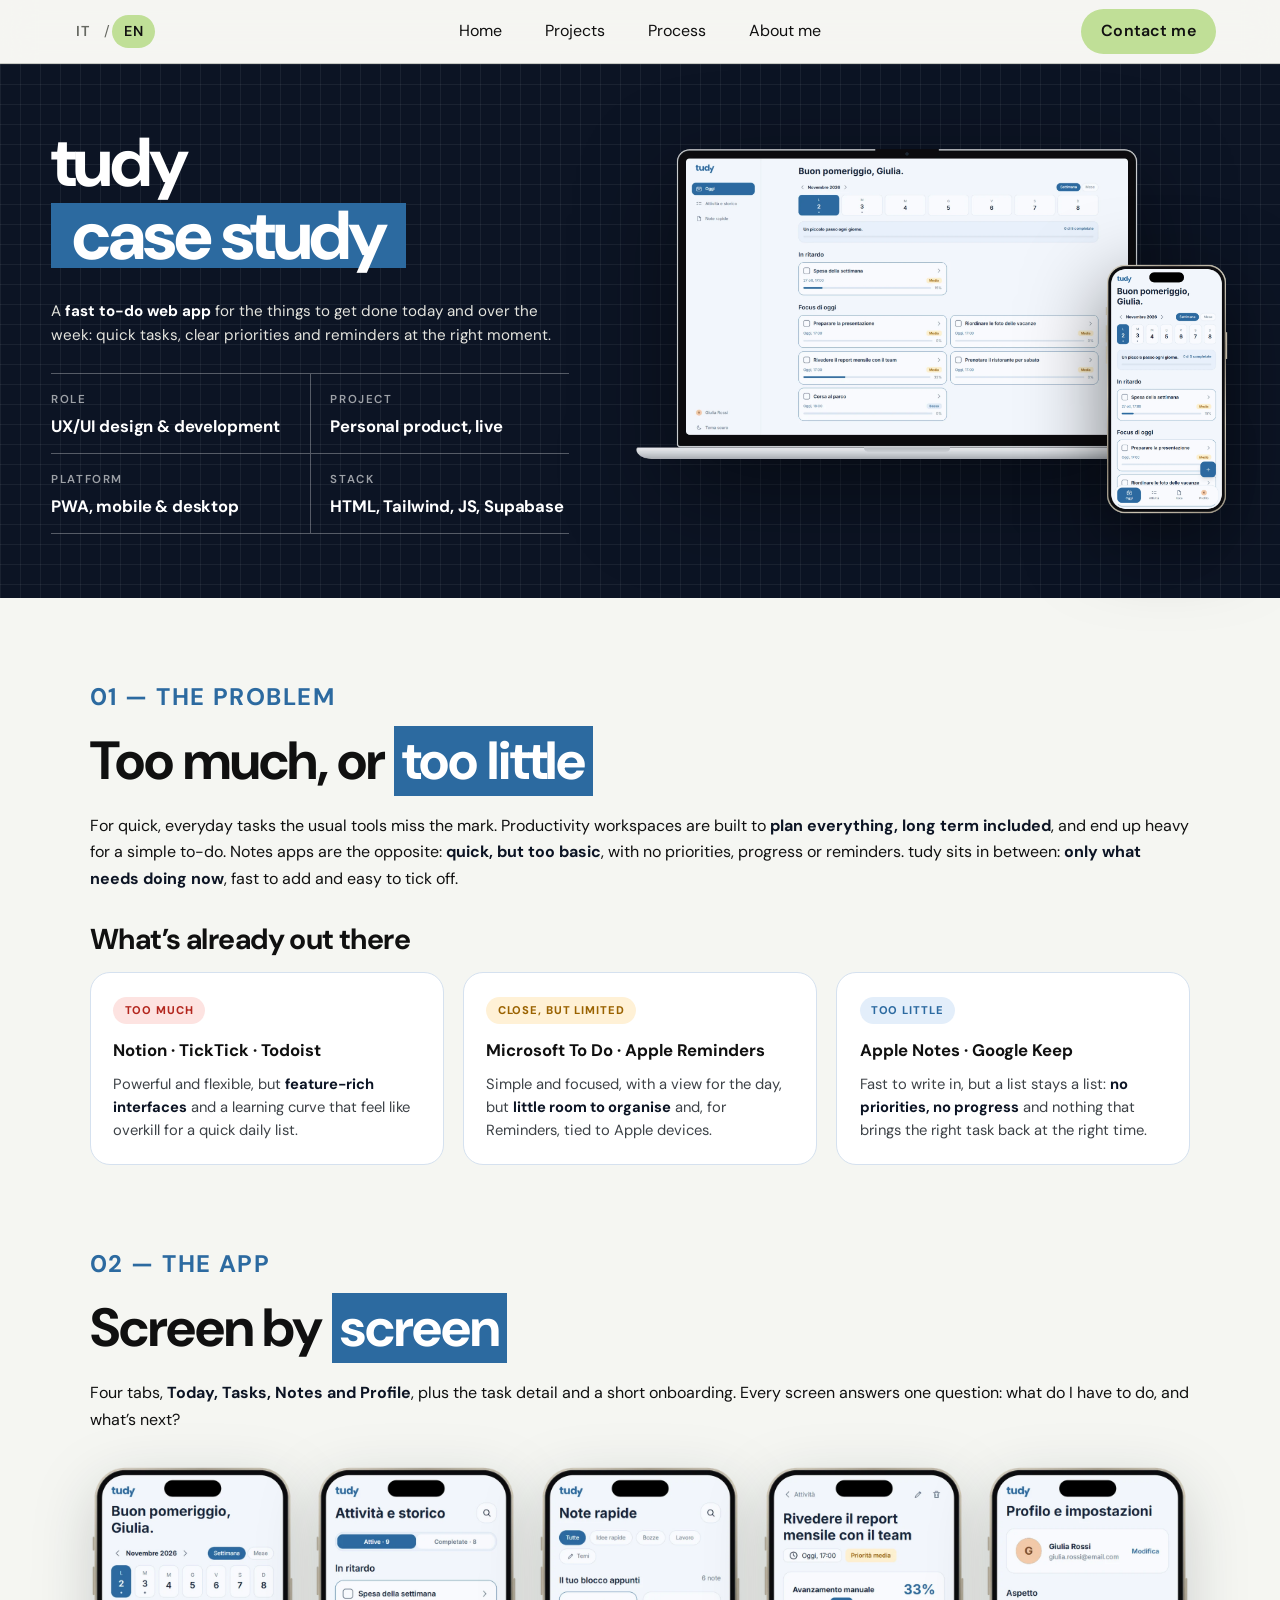
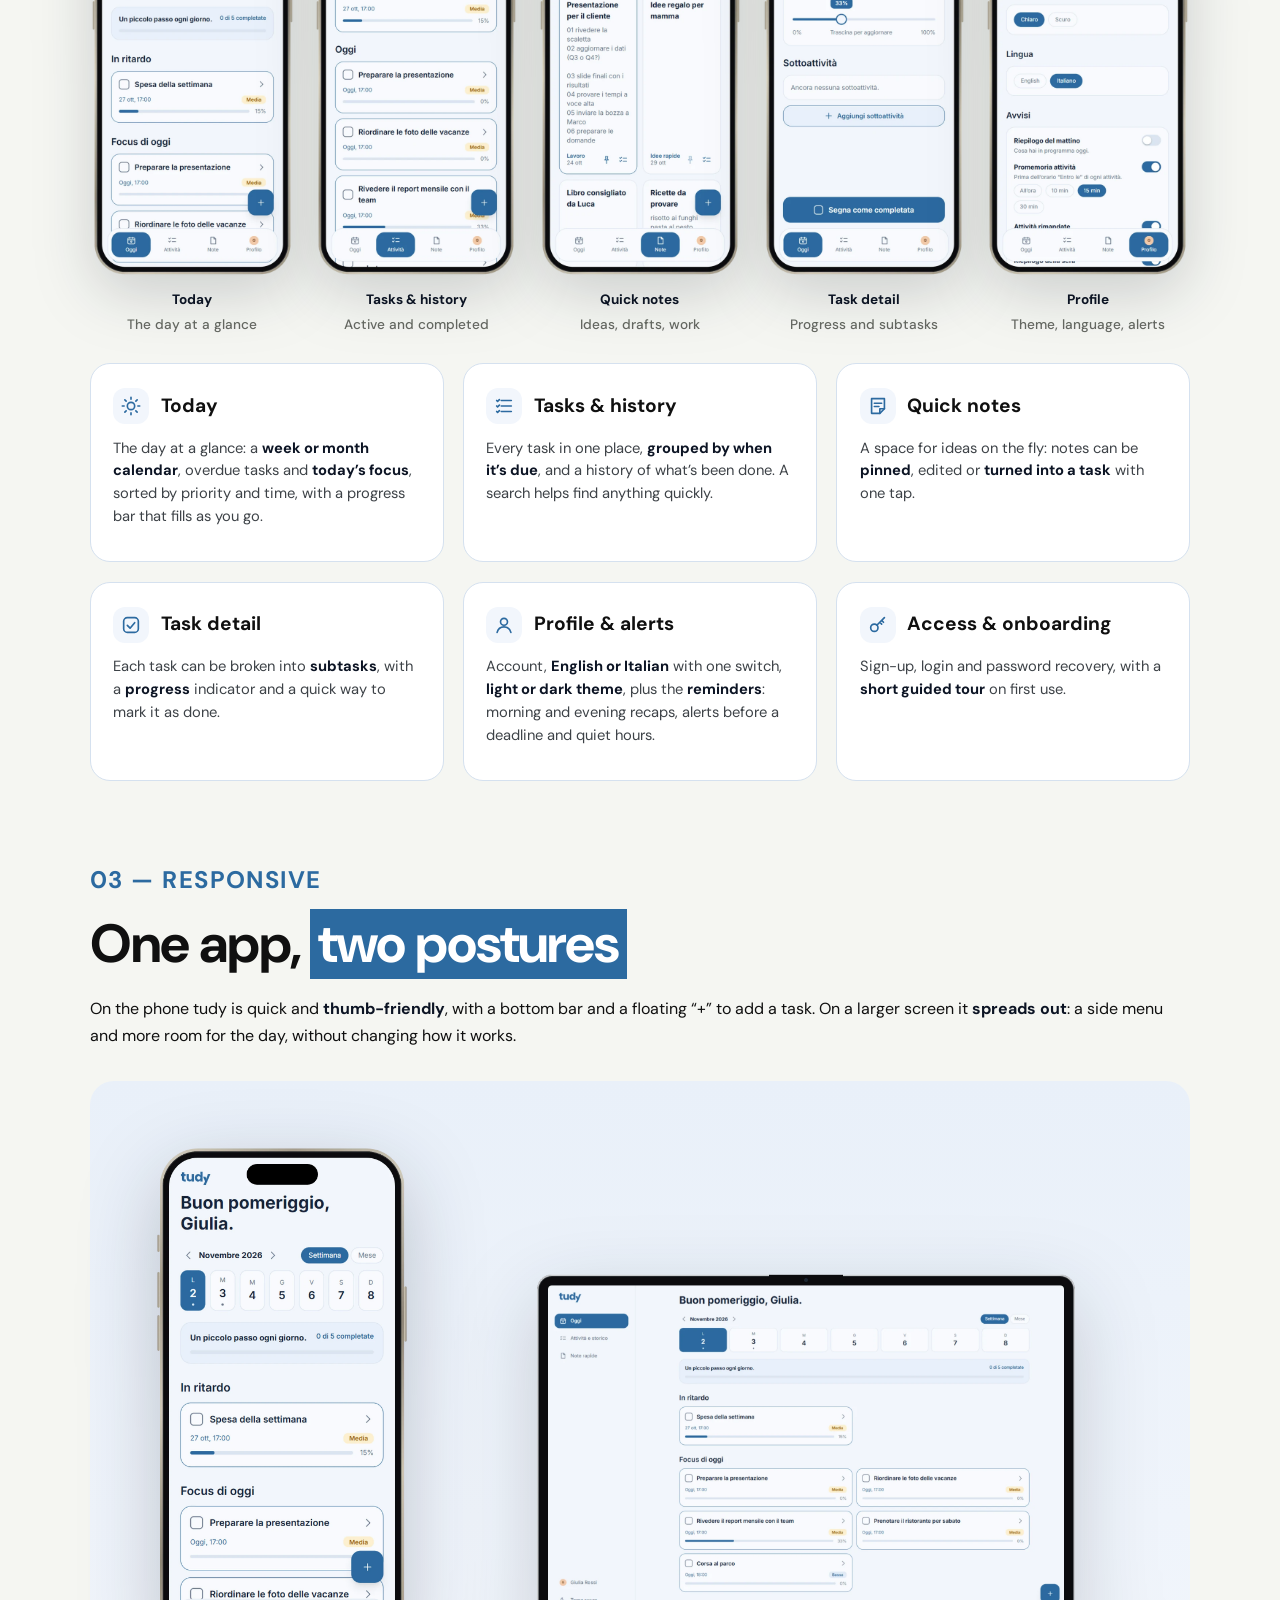
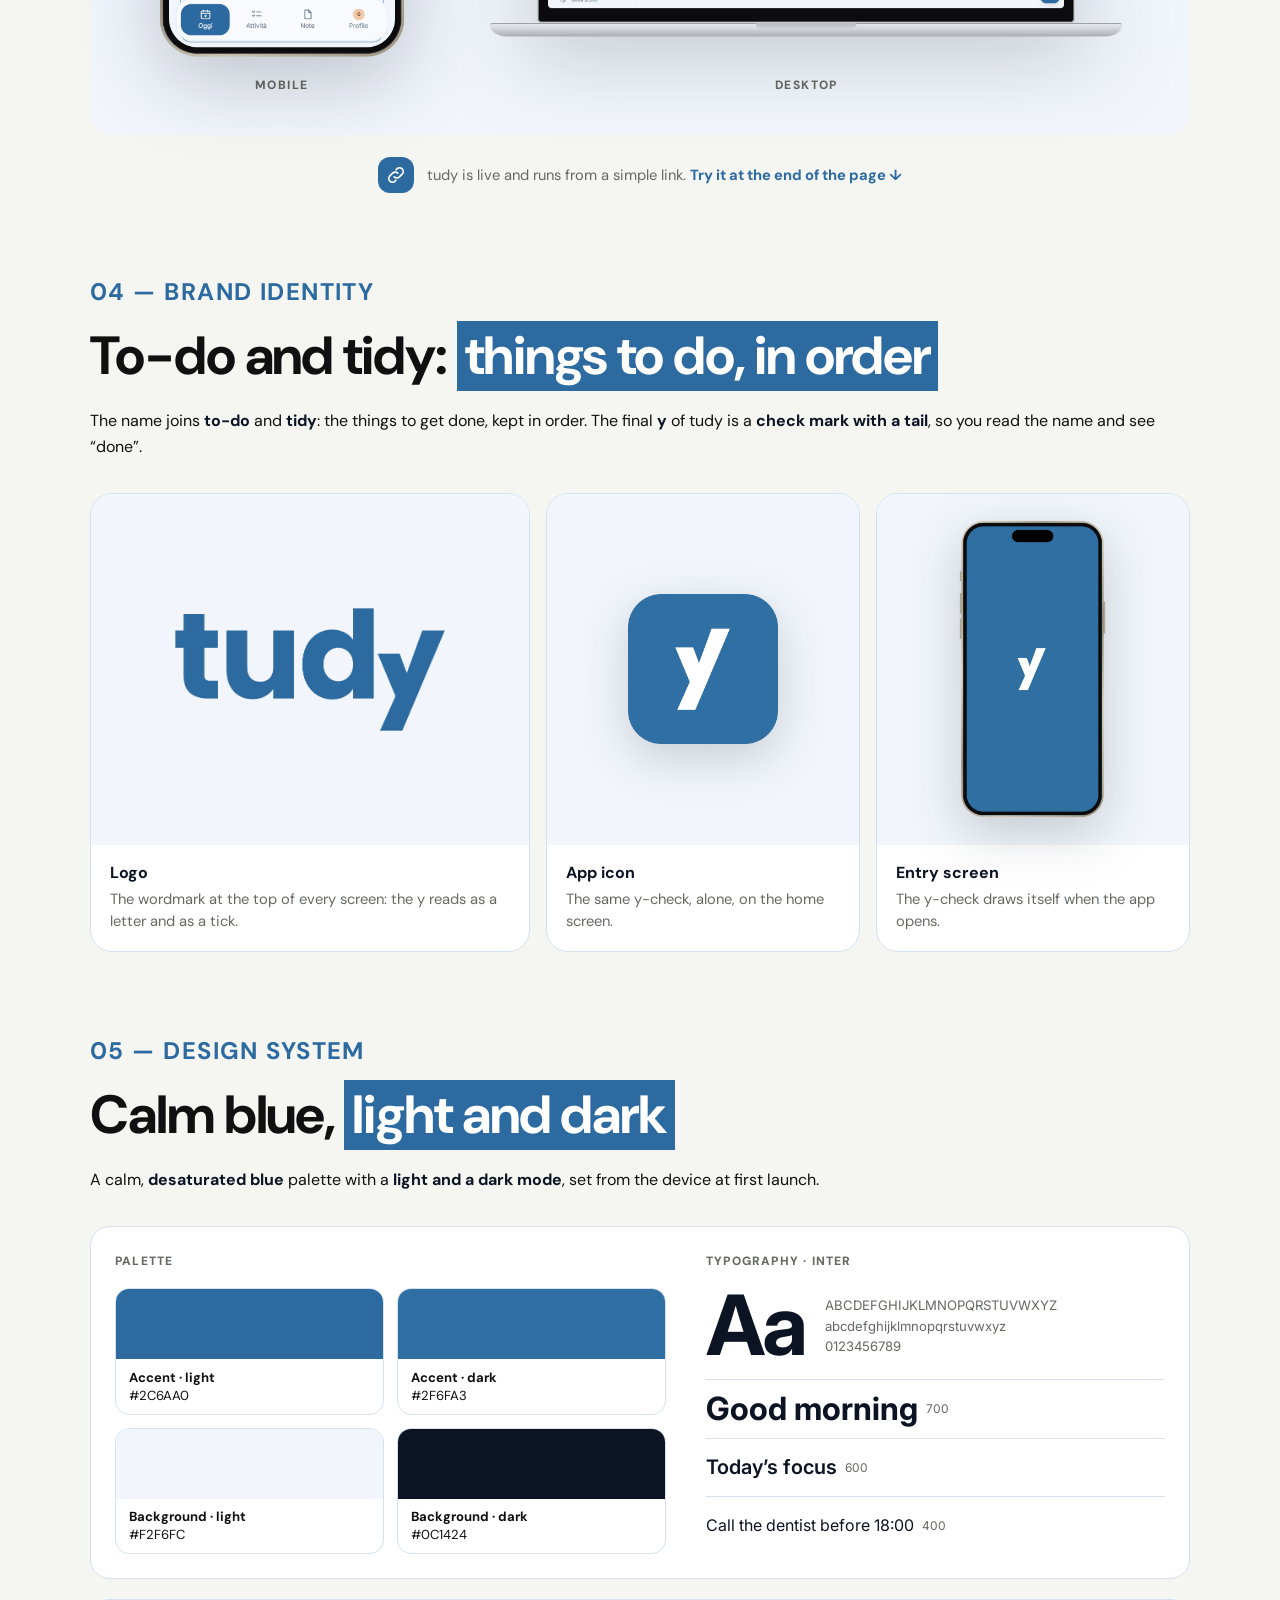
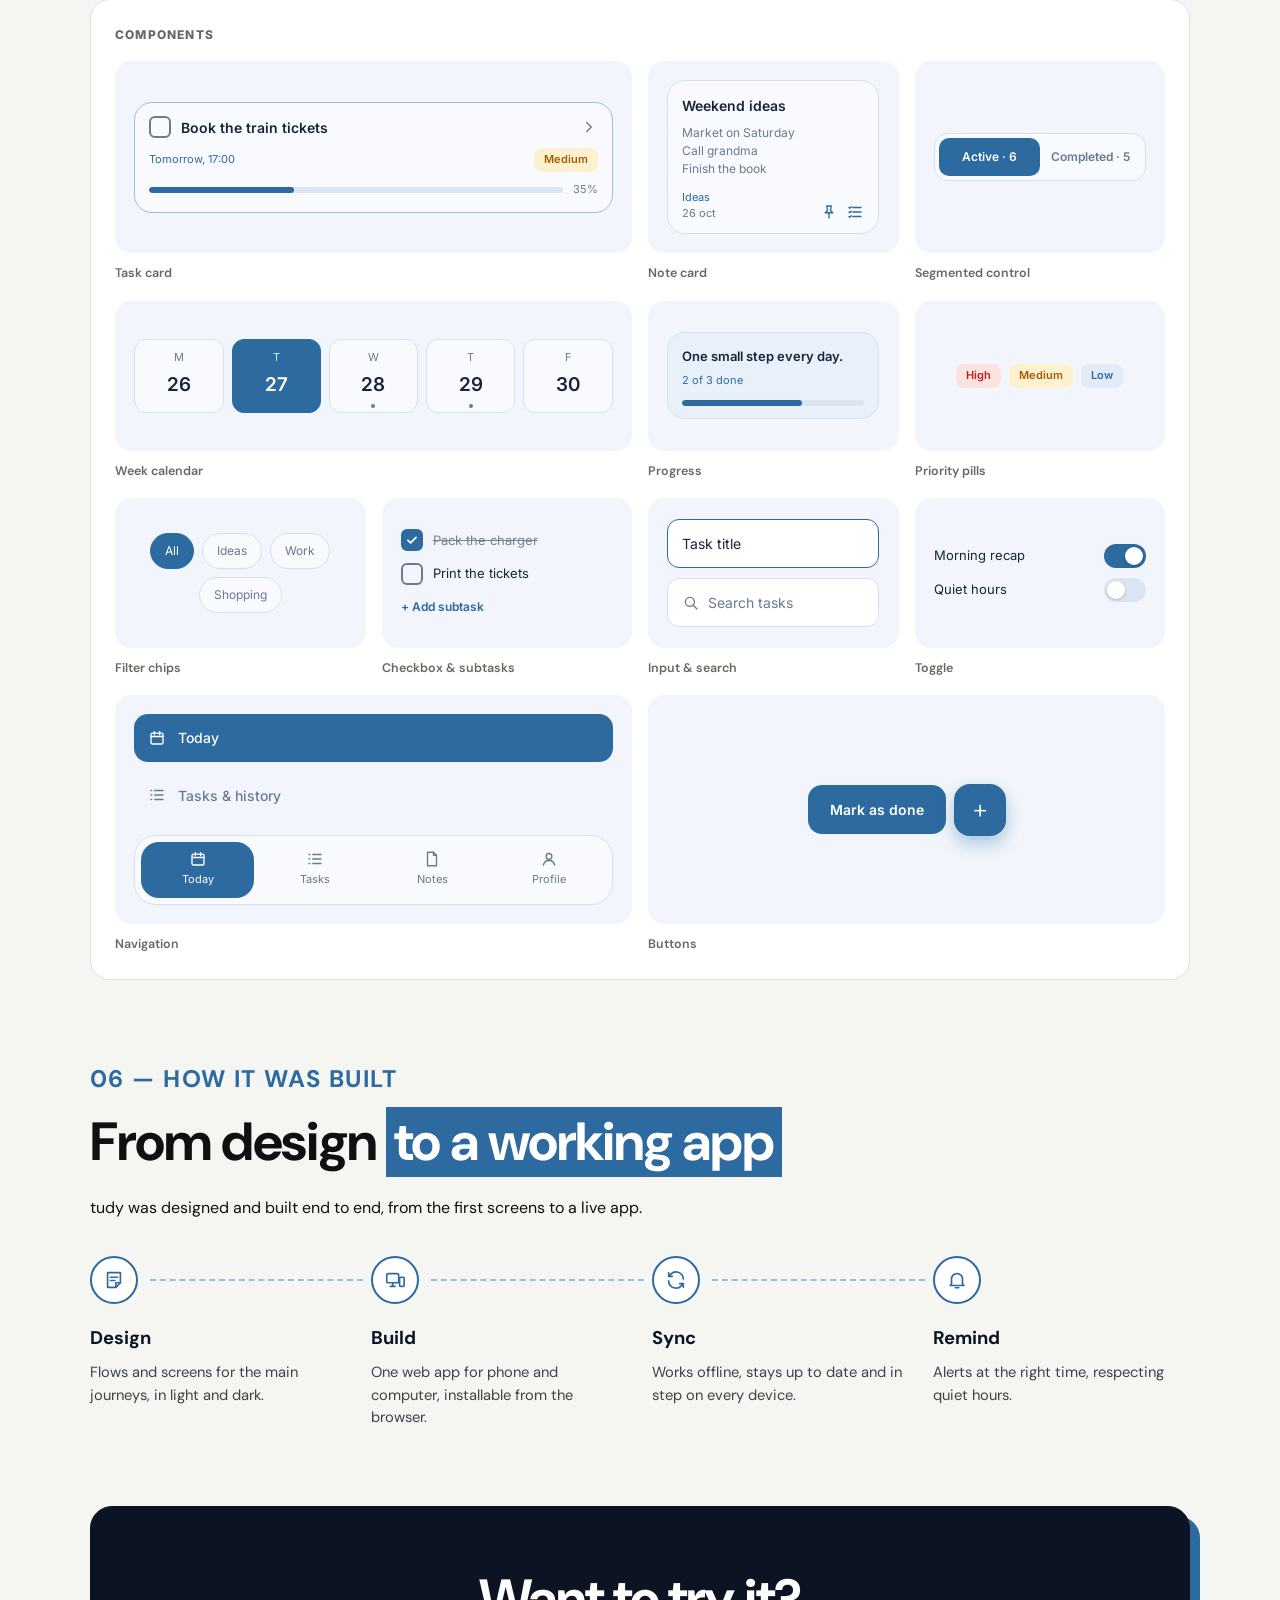
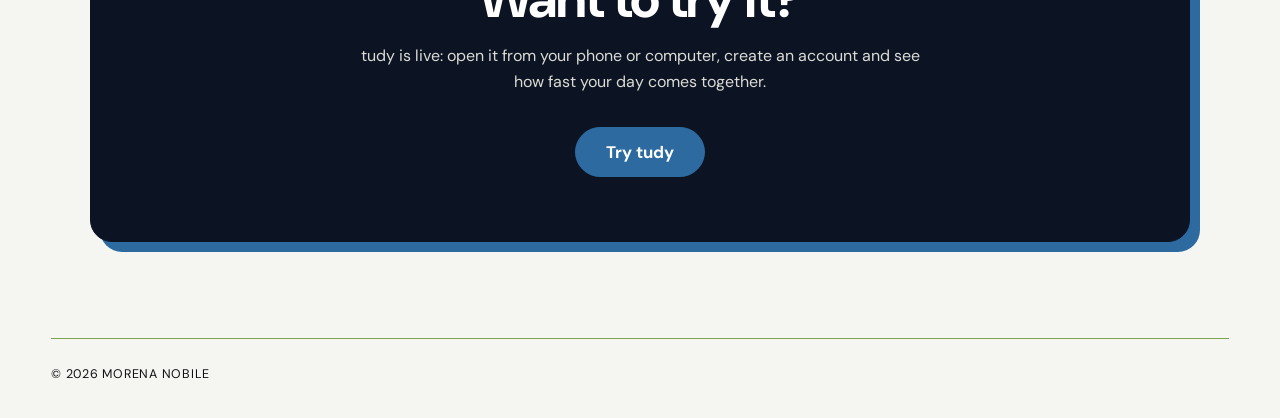
<file: tudy-detail.html>
<!doctype html>
<html lang="en">

<head>
  <meta charset="utf-8">
  <meta name="viewport" content="width=device-width, initial-scale=1">
  <meta name="description" content="tudy: a fast to-do web app designed and built by Morena Nobile, from UX/UI to a live PWA." data-it-content="tudy: una web app di to-do veloce progettata e sviluppata da Morena Nobile, dalla UX/UI a una PWA online.">
  <title data-it="tudy — Case study · Morena Nobile">tudy — Case study · Morena Nobile</title>
  <style>
:root {
  --ink: #101010;
  --paper: #f5f6f2;
  --green: #c0df97;
  --green-dark: #9fc76b;
  --line: #c8cac4;
  --muted: #666962;
  --white: #fff;
  --radius: 22px
}
* {
  box-sizing: border-box
}
html {
  scroll-behavior: smooth
}
body {
  margin: 0;
  background: var(--paper);
  color: var(--ink);
  font-family: "DM Sans", sans-serif;
  font-size: 16px;
  line-height: 1.8
}
button,
a {
  font: inherit
}
a {
  color: inherit;
  text-decoration: none
}
.skip-link {
  position: fixed;
  left: 1rem;
  top: -5rem;
  background: #000;
  color: #fff;
  padding: .8rem 1rem;
  z-index: 99
}
.skip-link:focus {
  top: 1rem
}
.site-header {
  height: 64px;
  display: grid;
  grid-template-columns: 1fr auto 1fr;
  align-items: center;
  padding: 0 clamp(1.25rem, 5vw, 5rem);
  border-bottom: 1px solid var(--line);
  position: sticky;
  top: 0;
  background: rgba(245, 246, 242, .9);
  backdrop-filter: blur(16px);
  z-index: 20
}
.site-header nav {
  gap: 0.5rem;
}
.site-header nav a {
  padding: 0.55rem 1.15rem;
  border: 1px solid transparent;
  border-radius: 999px;
  transition:
    background-color 0.2s ease,
    border-color 0.2s ease,
    transform 0.2s ease;
}
.site-header nav a:hover {
  background-color: var(--green);
  border-color: var(--ink);
  transform: translateY(-2px);
}
.site-header nav a::after {
  display: none;
}
.site-header nav a,
.text-link,
.socials a {
  position: relative
}
.site-header nav a:after,
.text-link:after,
.socials a:after {
  content: "";
  position: absolute;
  left: 0;
  right: 100%;
  bottom: -4px;
  height: 1px;
  background: currentColor;
  transition: .25s
}
.site-header nav a:hover:after,
.text-link:hover:after,
.socials a:hover:after {
  right: 0
}
.site-header>.button {
  justify-self: end
}
.button {
  display: inline-flex;
  align-items: center;
  justify-content: center;
  gap: .8rem;
  background: var(--green);
  border: 1px solid var(--ink);
  padding: 1rem 1.4rem;
  border-radius: 100px;
  font-weight: 600;
  box-shadow: 3px 3px 0 var(--ink);
  transition: .2s
}
.button:hover {
  transform: translate(3px, 3px);
  box-shadow: 0 0 0 var(--ink);
  background: var(--green-dark)
}
.button-small {
  padding: .65rem 1rem;
  box-shadow: none
}
.button-small:hover {
  transform: none
}
footer {
  border-top: 1px solid #7da34e;
  padding-top: 1.5rem;
  display: flex;
  justify-content: space-between;
  font-size: .78rem;
  text-transform: uppercase;
  letter-spacing: .06em
}
@media(max-width:900px) {
.site-header {
    grid-template-columns: 1fr auto
  }
.site-header nav {
    display: none
  }
}
@media(max-width:600px) {
.site-header {
    height: 70px;
    padding: 0 1rem
  }
.button-small {
    font-size: .82rem
  }
footer {
    gap: 1rem;
    flex-wrap: wrap
  }
footer span:last-child {
    display: none
  }
}
@media(prefers-reduced-motion:reduce) {
html {
    scroll-behavior: auto
  }
.photo-window,
  .project,
  .project-media img,
  .button {
    transition: none
  }
}
@media(min-width:901px) {
.site-header nav {
    grid-column: 2;
    justify-content: center;
  }
.site-header>.button {
    grid-column: 3;
    justify-self: end;
  }
}
.button,
.button-small,
.button-dark {
  min-height: 58px;
  padding: .8rem 1.65rem;
  border: 1.5px solid var(--ink);
  border-radius: 999px;
  background: var(--green);
  color: var(--ink);
  font-weight: 600;
  letter-spacing: .01em;
  box-shadow: 0 0 0 var(--ink);
  transform: translate(0, 0);
  transition: transform .18s ease, box-shadow .18s ease, background-color .18s ease;
}
.button:hover,
.button-small:hover,
.button-dark:hover {
  background: var(--green-dark);
  color: var(--ink);
  transform: translateY(-3px);
  box-shadow: 6px 7px 0 var(--ink);
}
.button:active,
.button-small:active,
.button-dark:active {
  transform: translate(0, 0);
  box-shadow: 0 0 0 var(--ink);
}
.button:focus-visible {
  outline: 3px solid var(--ink);
  outline-offset: 5px;
}
.site-header .button-small {
  min-height: 42px;
  padding: 0.45rem 1.2rem;
}
.site-header .button-small,
.site-header nav a {
  border: 1px solid transparent;
}
.site-header nav a:hover {
  border-color: transparent;
}
.section-title {
  display: flex;
  flex-direction: column;
  align-items: center;
  text-align: center;
  font-family: "Instrument Serif", serif;
  font-weight: 400;
  font-size: clamp(4rem, 8vw, 7rem);
  line-height: 0.95;
  letter-spacing: -0.02em;
  margin-top: 0;
  /* Rimuove eventuali margini superiori */
  padding-top: 2rem;
  /* Regola questo valore se vuoi spostarlo ancora più su */
  margin-bottom: 2rem;
  /* Ridotto per spostare in alto anche il contenuto sotto */
  color: var(--ink, #101010);
}
.section-title mark.highlight {
  display: inline-block;
  background-color: #b3db87;
  color: var(--ink, #101010);
  font-family: "Instrument Serif", serif;
  font-style: italic;
  font-weight: 400;
  padding: 0.05em 0.3em;
  margin-top: -0.18em;
  /* Valore negativo per avvicinarlo alla riga sopra */
  line-height: 0.85;
  /* Ridotto per compattare ulteriormente */
}
.contact-footer {
  padding: 0 clamp(1.25rem, 4vw, 4rem) 2rem;
}
.site-header .button-small[aria-current="page"] {
  background: var(--green-dark);
}
.pd-hero {
  text-align: center;
  padding: clamp(2rem, 5vw, 4rem) clamp(1.25rem, 4vw, 4rem) 4rem;
  background-color: var(--paper);
  background-image:
    linear-gradient(to right, rgba(0, 0, 0, 0.08) 1px, transparent 1px),
    linear-gradient(to bottom, rgba(0, 0, 0, 0.08) 1px, transparent 1px);
  background-size: 20px 20px;
}
.pd-back {
  display: inline-block;
  margin-bottom: 1rem;
  font-size: 0.9rem;
  font-weight: 600;
}
.section-title.pd-title {
  font-size: clamp(3.4rem, 10vw, 7rem);
  padding-top: 0;
}
.pd-lead {
  max-width: 640px;
  margin: 0 auto 2rem;
  line-height: 1.6;
}
.pd-meta {
  display: grid;
  grid-template-columns: repeat(auto-fit, minmax(160px, 1fr));
  gap: 1rem;
  max-width: 900px;
  margin: 0 auto 2.5rem;
  text-align: left;
}
.pd-meta div,
.pd-card {
  background: var(--white);
  border: 1.5px solid var(--ink);
  border-radius: var(--radius);
  box-shadow: 5px 5px 0 var(--ink);
}
.pd-meta div {
  padding: 1rem 1.2rem;
  box-shadow: 4px 4px 0 var(--ink);
}
.pd-meta dt {
  font-size: 0.72rem;
  letter-spacing: 0.1em;
  text-transform: uppercase;
  color: var(--muted);
  font-weight: 600;
}
.pd-meta dd {
  margin: 0;
  font-weight: 600;
  line-height: 1.4;
}
.pd-shot {
  display: block;
  width: 100%;
  height: auto;
  background: var(--white);
  border: 1.5px solid var(--ink);
  border-radius: var(--radius);
}
.pd-hero .pd-shot {
  max-width: 900px;
  margin: 0 auto;
  box-shadow: 10px 10px 0 var(--ink);
}
.pd {
  padding: 0 clamp(1.25rem, 4vw, 4rem) 4rem;
}
.pd-section {
  max-width: 1100px;
  margin: 0 auto;
  padding-top: clamp(3rem, 6vw, 5.5rem);
}
.pd-kicker {
  margin: 0 0 0.6rem;
  font-size: 0.75rem;
  font-weight: 600;
  letter-spacing: 0.12em;
  text-transform: uppercase;
}
.pd-section h2 {
  margin: 0 0 1rem;
  font-family: "Instrument Serif", serif;
  font-weight: 400;
  font-size: clamp(2.4rem, 5vw, 4rem);
  line-height: 1.05;
  letter-spacing: -0.02em;
}
.pd-section h2 mark {
  background: #b3db87;
  color: var(--ink);
  font-style: italic;
  padding: 0 0.2em;
}
.pd-intro {
  max-width: none;
  margin: 0 0 2rem;
  line-height: 1.65;
}
.pd-grid {
  display: grid;
  gap: 1.5rem;
  margin-bottom: 2rem;
}
.pd-grid.c3 { grid-template-columns: repeat(3, 1fr); }
.pd-grid.c4 { grid-template-columns: repeat(4, 1fr); }
.pd-card {
  padding: 1.4rem 1.5rem;
}
.pd-card h3 {
  margin: 0 0 0.5rem;
  font-family: "Instrument Serif", serif;
  font-weight: 400;
  font-size: 1.6rem;
  line-height: 1.1;
}
.pd-card p {
  margin: 0;
  font-size: 0.95rem;
  line-height: 1.6;
}
.pd-card .pd-num {
  display: inline-block;
  margin-bottom: 0.6rem;
  padding: 0.1rem 0.7rem;
  background: var(--green);
  border: 1px solid var(--ink);
  border-radius: 999px;
  font-size: 0.8rem;
  font-weight: 600;
}
.pd-stat {
  text-align: center;
}
.pd-stat strong {
  display: block;
  font-family: "Instrument Serif", serif;
  font-weight: 400;
  font-size: 4rem;
  line-height: 1;
}
.pd-profile {
  border-top: 10px solid var(--c, var(--green));
}
.pd-split {
  display: grid;
  grid-template-columns: 1fr 1fr;
  gap: 2.5rem;
  align-items: center;
  margin-bottom: 2rem;
}
.pd-split.rev > :first-child {
  order: 2;
}
.pd-split p {
  line-height: 1.65;
}
.pd-bars {
  list-style: none;
  margin: 1rem 0 0;
  padding: 0;
  display: grid;
  gap: 0.5rem;
}
.pd-bars li {
  display: grid;
  grid-template-columns: 110px 1fr 40px;
  gap: 0.6rem;
  align-items: center;
  font-size: 0.85rem;
}
.pd-bars i {
  display: block;
  height: 14px;
  border: 1px solid var(--ink);
  border-radius: 999px;
  background: var(--green);
  width: var(--w);
}
.pd-quote {
  margin: 2rem 0;
  padding: clamp(1.5rem, 4vw, 2.5rem);
  background: var(--green);
  border: 1.5px solid var(--ink);
  border-radius: var(--radius);
  box-shadow: 8px 8px 0 var(--ink);
  font-family: "Instrument Serif", serif;
  font-style: italic;
  font-size: clamp(1.8rem, 4vw, 3rem);
  line-height: 1.1;
}
.pd-flow {
  margin-bottom: 1rem;
  background: var(--white);
  border: 1.5px solid var(--ink);
  border-radius: var(--radius);
}
.pd-flow summary {
  padding: 1rem 1.4rem;
  font-weight: 600;
  cursor: pointer;
}
.pd-scroll {
  overflow-x: auto;
  padding: 0 1rem 1rem;
}
.pd-scroll img {
  display: block;
  width: 1500px;
  max-width: none;
  height: auto;
}
.pd-actions {
  display: flex;
  flex-wrap: wrap;
  gap: 1rem;
  justify-content: center;
  margin-top: 2.5rem;
}
@media (max-width: 800px) {
.pd-grid.c2, .pd-grid.c3, .pd-grid.c4, .pd-split { grid-template-columns: 1fr; }
.pd-split.rev > :first-child { order: 0; }
.pd-bars li { grid-template-columns: 90px 1fr 36px; }
}
.pd-sub {
  margin: 2rem 0 0.8rem;
  font-family: "Instrument Serif", serif;
  font-weight: 400;
  font-size: clamp(1.7rem, 3vw, 2.2rem);
  line-height: 1.1;
}
.pd-split .pd-sub {
  margin-top: 0;
}
.pd-section > .pd-shot,
.pd-section > .pd-split {
  margin-bottom: 2rem;
}
.pd-table-wrap {
  overflow-x: auto;
  margin-bottom: 2rem;
  background: var(--white);
  border: 1.5px solid var(--ink);
  border-radius: var(--radius);
  box-shadow: 5px 5px 0 var(--ink);
}
.pd-table {
  width: 100%;
  min-width: 720px;
  border-collapse: collapse;
  font-size: 0.9rem;
  text-align: center;
}
.pd-table th,
.pd-table td {
  padding: 0.8rem 0.7rem;
  border-bottom: 1px solid var(--line);
}
.pd-table thead th {
  font-size: 0.78rem;
  line-height: 1.3;
}
.pd-table tbody th {
  text-align: left;
  padding-left: 1.2rem;
}
.pd-table tbody tr:last-child th,
.pd-table tbody tr:last-child td {
  border-bottom: 0;
}
.pd-stars {
  font-size: 1.15rem;
  letter-spacing: 0.1em;
  white-space: nowrap;
}
.pd-stars s {
  text-decoration: none;
  color: var(--line);
}

/* ---- Timeline ---- */
.pd-timeline { padding: clamp(1.2rem, 3vw, 2rem); margin-bottom: 2rem; }
.pd-timeline .pd-sub { margin-top: 0; }
.tl-scroll { overflow-x: auto; }
.tl { min-width: 720px; }
.tl-weeks { display: grid; grid-template-columns: repeat(4, 1fr); }
.tl-weeks span { justify-self: center; padding: 0.3rem 1.8rem; background: var(--green); border: 1px solid var(--ink); border-radius: 10px; font-size: 0.85rem; font-weight: 600; }
.tl-body {
  margin-top: 1rem; padding: 0.4rem 0;
  background:
    repeating-linear-gradient(to bottom, var(--line) 0 6px, transparent 6px 12px) 0 0 / 1px 100% no-repeat,
    repeating-linear-gradient(to bottom, var(--line) 0 6px, transparent 6px 12px) 25% 0 / 1px 100% no-repeat,
    repeating-linear-gradient(to bottom, var(--line) 0 6px, transparent 6px 12px) 50% 0 / 1px 100% no-repeat,
    repeating-linear-gradient(to bottom, var(--line) 0 6px, transparent 6px 12px) 75% 0 / 1px 100% no-repeat,
    repeating-linear-gradient(to bottom, var(--line) 0 6px, transparent 6px 12px) 100% 0 / 1px 100% no-repeat;
}
.tl-row { position: relative; height: 3rem; }
.tl-bar { position: absolute; top: 0.35rem; height: 2.3rem; display: flex; align-items: center; justify-content: center; padding: 0 0.5rem; overflow: hidden; background: #e9f3d8; border: 1px solid var(--ink); border-radius: 10px; font-size: 0.85rem; font-weight: 500; line-height: 1.2; white-space: nowrap; }

/* ---- Research charts ---- */
.pd-chart { margin: 0 0 2rem; padding: clamp(1.2rem, 3vw, 2rem); }
.pd-chart figcaption { max-width: 640px; margin-bottom: 1.5rem; font-family: "Instrument Serif", serif; font-size: clamp(1.4rem, 2.6vw, 2rem); line-height: 1.15; }
.ch1 { display: grid; grid-template-columns: 1fr 1.2fr; gap: 2rem; align-items: end; }
.bars { display: grid; grid-template-columns: repeat(4, 1fr); gap: 0.8rem; align-items: end; padding-right: 1.5rem; border-right: 1px dashed var(--ink); }
.bc { display: flex; flex-direction: column; justify-content: flex-end; text-align: center; font-size: 0.78rem; line-height: 1.2; }
.bc b { margin-bottom: 0.35rem; font-size: 0.9rem; }
.bc i { display: block; width: 100%; height: calc(var(--p) * 2.4px); background: var(--green-dark); background: color-mix(in srgb, var(--green-dark) calc(var(--t) * 100%), #fff); border: 1px solid var(--ink); border-radius: 10px 10px 0 0; }
.bc span { margin-top: 0.5rem; min-height: 2.4em; }
.people { display: grid; grid-template-columns: repeat(13, 1fr); gap: 0.6rem 0.3rem; }
.pp { display: block; width: 100%; height: auto; fill: var(--line); }
.pp.on { fill: var(--green-dark); }
.legend { display: flex; flex-wrap: wrap; align-items: center; gap: 0.4rem; margin: 1.2rem 0 0; font-size: 0.85rem; line-height: 1.3; }
.legend .pp { width: 12px; height: 20px; margin-left: 0.6rem; }
.legend .pp:first-child { margin-left: 0; }
.ch2 { position: relative; max-width: 900px; margin: 0 auto; aspect-ratio: 16 / 9; }
.ch2-circles { position: absolute; right: 0; bottom: 0; height: 100%; aspect-ratio: 1; }
.ch2-circles .ring { position: absolute; bottom: 0; left: 50%; aspect-ratio: 1; transform: translateX(-50%); border: 1px solid var(--ink); border-radius: 50%; }
.r1 { width: 100%; background: #eef6e0; }
.r2 { width: 64%; background: #d9eab9; }
.r3 { width: 32%; background: var(--green-dark); }
.ch2-circles b { position: absolute; left: 50%; transform: translate(-50%, -50%); font-family: "Instrument Serif", serif; font-weight: 400; font-size: clamp(1.5rem, 5vw, 3.2rem); line-height: 1; }
.ch2-labels { margin: 0; padding: 0; list-style: none; }
.ch2-labels li { position: absolute; left: 0; width: 46%; display: flex; align-items: center; gap: 0.5rem; transform: translateY(-50%); font-size: clamp(0.7rem, 1.8vw, 0.95rem); font-weight: 600; line-height: 1.2; }
.ch2-labels li span { flex: none; max-width: 42%; }
.ch2-labels li i { flex: 1; height: 1px; background: var(--ink); }

/* ---- Insights ---- */
.pd-insights { display: grid; grid-template-columns: repeat(2, 1fr); gap: 1.5rem; }
.pd-insight { padding: clamp(1.6rem, 3vw, 2.4rem); background: var(--white); border: 1.5px solid var(--ink); border-radius: var(--radius); box-shadow: 6px 6px 0 var(--ink); }
.pd-insight.alt { background: var(--green); }
.pd-insight .num { display: inline-block; margin-bottom: 1rem; padding: 0.05rem 0.8rem; background: var(--paper); border: 1px solid var(--ink); border-radius: 999px; font-family: "Instrument Serif", serif; font-style: italic; font-size: 1.3rem; line-height: 1.4; }
.pd-insight h3 { margin: 0 0 0.8rem; font-family: "Instrument Serif", serif; font-weight: 400; font-size: clamp(2rem, 3.4vw, 2.8rem); line-height: 1.02; letter-spacing: -0.01em; }
.pd-insight p { margin: 0; font-size: 1.05rem; line-height: 1.6; }

/* ---- Personas ---- */
.pd-personas { display: grid; gap: 1.5rem; margin-bottom: 2rem; }
.pd-persona { display: grid; grid-template-columns: 340px 1fr; gap: 2rem; padding: clamp(1.4rem, 3vw, 2rem); border-top: 12px solid var(--green); }
.pd-persona header { display: flex; align-items: center; gap: 1.2rem; margin-bottom: 1.2rem; }
.pd-persona header img { flex: none; width: 110px; height: 110px; object-fit: cover; border: 1.5px solid var(--ink); border-radius: 50%; }
.pd-persona h3 { margin: 0 0 0.4rem; font-size: 2.6rem; }
.pd-persona dl { display: grid; grid-template-columns: auto 1fr; gap: 0.15rem 0.7rem; margin: 0; font-size: 0.85rem; line-height: 1.4; }
.pd-persona dt { color: var(--muted); font-weight: 600; }
.pd-persona dd { margin: 0; }
.pd-persona .pq { margin: 0; padding: 0.7rem 1rem; background: var(--green); border-radius: 14px; font-family: "Instrument Serif", serif; font-style: italic; font-size: 1.7rem; line-height: 1.1; }
.pr { display: grid; grid-template-columns: 1fr 1fr; gap: 0 2rem; align-content: start; }
.pr .wide { grid-column: 1 / -1; }
.pd-persona h4 { margin: 0 0 0.4rem; padding-top: 0.2rem; font-size: 0.72rem; letter-spacing: 0.1em; text-transform: uppercase; }
.pr > div { margin-bottom: 1.1rem; }
.pd-persona ul { margin: 0; padding-left: 1.1rem; font-size: 0.92rem; line-height: 1.5; }

/* ---- User flow ---- */
.pd-userflow { padding: clamp(1.2rem, 3vw, 2rem); margin-bottom: 2rem; }
.pd-userflow .pd-sub { margin-top: 0; }
.uf { display: grid; grid-template-columns: repeat(5, 1fr); column-gap: 1rem; row-gap: 1rem; margin-top: 1.5rem; }
.uf-group { position: relative; padding-bottom: 1.1rem; text-align: center; font-size: 0.85rem; grid-row: 1; }
.uf-group::after { content: ""; position: absolute; left: 10%; right: 10%; bottom: 0; height: 12px; border: 1.5px solid var(--ink); border-bottom: 0; }
.g1 { grid-column: 1 / 3; }
.g2 { grid-column: 3 / 6; }
.uf-step { position: relative; grid-row: 2; text-align: center; }
.s1 { grid-column: 1; } .s2 { grid-column: 2; } .s3 { grid-column: 3; } .s4 { grid-column: 4; } .s5 { grid-column: 5; }
.uf-step:not(.s5)::after { content: ""; position: absolute; top: 42px; left: calc(50% + 50px); width: calc(100% - 100px + 1rem); border-top: 1.5px dashed var(--ink); }
.tile { display: grid; place-items: center; width: 84px; height: 84px; margin: 0 auto 1rem; background: var(--green); border: 1.5px solid var(--ink); border-radius: 18px; box-shadow: 4px 4px 0 var(--ink); font-family: "Instrument Serif", serif; font-size: 2.2rem; line-height: 1; }
.uf-step h4 { margin: 0 0 0.4rem; font-size: 1rem; line-height: 1.3; }
.uf-step p { margin: 0; font-size: 0.88rem; line-height: 1.5; }

@media (max-width: 900px) {
  .pd-persona { grid-template-columns: 1fr; gap: 1rem; }
}
@media (max-width: 800px) {
  .ch1, .pd-insights, .pr { grid-template-columns: 1fr; }
  .bars { padding: 0 0 1.5rem; border-right: 0; border-bottom: 1px dashed var(--ink); }
  .uf { grid-template-columns: 1fr; }
  .uf-group, .uf-step { grid-column: 1; grid-row: auto; }
  .g1 { order: 0; } .s1 { order: 1; } .s2 { order: 2; } .g2 { order: 3; } .s3 { order: 4; } .s4 { order: 5; } .s5 { order: 6; }
  .uf-group { padding: 0 0 0.4rem; border-bottom: 1.5px solid var(--ink); text-align: left; font-weight: 600; }
  .uf-group::after, .uf-step::after { display: none; }
}


/* ==========================================================
   HOMIZY LOOK: giallo + nero + tipografia dell'app
   (per tornare al serif del sito: --pd-head: "Instrument Serif", serif)
   ========================================================== */
:root { --hy: #ffd233; --hy-soft: #fff3c4; --pd-head: "DM Sans", sans-serif; }

.pd-hero { background-color: #111; background-image: linear-gradient(to right, rgba(255,255,255,.06) 1px, transparent 1px), linear-gradient(to bottom, rgba(255,255,255,.06) 1px, transparent 1px); }
.pd-hero .section-title { color: #fff; }
.section-title.pd-title { font-family: var(--pd-head); font-weight: 800; letter-spacing: -0.04em; font-size: clamp(3.2rem, 9vw, 6.5rem); }
.pd-hero .section-title mark.highlight { background: var(--hy); color: #111; font-family: var(--pd-head); font-style: normal; font-weight: 800; }
.pd-hero .pd-lead { color: #e4e4de; }
.pd-hero .pd-meta div { box-shadow: 4px 4px 0 var(--hy); }
.pd-hero .pd-shot { border-color: #111; box-shadow: 10px 10px 0 var(--hy); }

.pd-kicker { display: inline-block; padding: 0.1rem 0.75rem; background: var(--hy); border: 1px solid var(--ink); border-radius: 999px; }
.pd-section h2, .pd-sub, .pd-card h3, .pd-insight h3, .pd-persona h3, .pd-chart figcaption, .pd-stat strong,
.pd-quote, .pd-persona .pq, .tile, .ch2-circles b, .pd-insight .num {
  font-family: var(--pd-head); font-weight: 700; font-style: normal; letter-spacing: -0.02em;
}
.pd-section h2 { font-size: clamp(2rem, 4.2vw, 3.4rem); line-height: 1.05; }
.pd-section h2 mark { background: var(--hy); font-style: normal; padding: 0 0.15em; }
.pd-sub { font-size: clamp(1.4rem, 2.4vw, 1.8rem); }
.pd-sub-s { margin: 2rem 0 0.8rem; font-size: 1.2rem; }
.pd-card h3 { font-size: 1.35rem; }
.pd-card .pd-num { background: var(--hy); }
.pd-stat strong { font-size: 3.4rem; font-weight: 800; }
.pd-chart figcaption { font-size: clamp(1.2rem, 2.2vw, 1.6rem); }

.tl-weeks span { background: var(--hy); }
.tl-bar { background: var(--hy-soft); border-color: rgba(0,0,0,.25); }
.bc i { background: var(--hy); background: color-mix(in srgb, var(--hy) calc(var(--t) * 100%), #fff); }
.pp.on { fill: var(--hy); }
.r1 { background: #fff4c6; } .r2 { background: #ffe98a; } .r3 { background: var(--hy); }
.ch2-circles b { font-weight: 800; font-size: clamp(1.4rem, 4.4vw, 2.8rem); }

.pd-insight { padding: clamp(1.3rem, 2.4vw, 1.8rem); }
.pd-insight h3 { font-size: clamp(1.5rem, 2.4vw, 2rem); line-height: 1.1; }
.pd-insight p { font-size: 0.98rem; }
.pd-insight .num { background: var(--hy); font-size: 1rem; }

.pd-persona { border-top-width: 1.5px; border-top-color: var(--ink); }
.pd-persona h3 { font-size: 2.2rem; }
.pd-persona .pq { padding: 0; background: none; border-radius: 0; font-size: 2rem; line-height: 1.15; }

.pd-quote { background: var(--hy); font-size: clamp(1.6rem, 3.6vw, 2.6rem); line-height: 1.15; }
.tile { background: var(--hy); font-size: 1.8rem; font-weight: 800; }
.pd-bars i { background: var(--hy); }

.pd-flow summary { display: flex; align-items: center; justify-content: space-between; gap: 1rem; list-style: none; }
.pd-flow summary::-webkit-details-marker { display: none; }
.pd-flow summary::after { content: ""; flex: none; width: 0.6rem; height: 0.6rem; border-right: 2px solid var(--ink); border-bottom: 2px solid var(--ink); transform: translateY(-25%) rotate(45deg); transition: transform 0.2s; }
.pd-flow[open] summary { background: var(--hy); border-radius: calc(var(--radius) - 2px) calc(var(--radius) - 2px) 0 0; }
.pd-flow[open] summary::after { transform: translateY(25%) rotate(-135deg); }

/* ritocchi */
.section-title.pd-title { line-height: 1; }
.pd-hero .section-title mark.highlight { margin-top: 0.08em; }
.pd-section h2 { margin-bottom: 1.5rem; }
.pd-timeline .pd-kicker { margin-bottom: 0.8rem; }

/* ---- Capitoli: solo testo, più grande ---- */
.pd-section > .pd-kicker { display: block; margin: 0 0 0.9rem; padding: 0; background: none; border: 0; border-radius: 0; font-size: clamp(1.1rem, 2vw, 1.5rem); font-weight: 700; letter-spacing: 0.06em; }

/* ---- Personas: foto quadrate più grandi ---- */
.pd-persona { grid-template-columns: 420px 1fr; }
.pd-persona header img { width: 160px; height: 160px; border-radius: 24px; }
.pd-persona header { gap: 1.4rem; }

/* ---- Accordion: numero ---- */
.pd-flow .fn { margin-right: 0.9rem; }

/* ---- CTA finale ---- */
.pd-final { margin-bottom: 2rem; padding: clamp(2rem, 5vw, 4rem); background: #111; color: #fff; border: 1.5px solid #111; border-radius: var(--radius); box-shadow: 10px 10px 0 var(--hy); text-align: center; }
.pd-final h2 { margin: 0 0 1rem; color: #fff; }
.pd-final p { max-width: 560px; margin: 0 auto 2rem; color: #dcdcd6; line-height: 1.6; }
.pd-final-actions { display: flex; flex-wrap: wrap; justify-content: center; gap: 1rem; }
.pd-cta { display: inline-flex; align-items: center; gap: 0.5rem; padding: 1rem 1.9rem; background: var(--hy); color: #111; border: 1.5px solid var(--hy); border-radius: 999px; font-family: var(--pd-head); font-weight: 700; font-size: 1.05rem; line-height: 1; transition: transform 0.15s ease, box-shadow 0.15s ease; }
.pd-cta:hover { transform: translate(-2px, -2px); box-shadow: 4px 4px 0 #fff; }
.pd-cta-alt { background: transparent; color: #fff; border-color: #fff; }
.pd-cta-alt:hover { box-shadow: 4px 4px 0 var(--hy); }

@media (max-width: 900px) {
  .pd-persona { grid-template-columns: minmax(0, 1fr); }
  .pd-persona header { flex-wrap: wrap; }
}
@media (max-width: 480px) {
  .pd-persona header img { width: 120px; height: 120px; }
}
.pd-timeline .pd-sub { margin-bottom: 1.3rem; }

/* ---- ZyMate: solo i telefoni, a filo con il bordo destro della pagina ---- */
.pd { --gutter: clamp(1.25rem, 4vw, 4rem); --bleed: calc((100vw - min(1100px, 100vw - 2 * var(--gutter))) / 2); overflow-x: clip; }
.pd-split.bleed { grid-template-columns: 1fr 1.25fr; }
.pd-split.bleed > img { width: calc(100% + var(--bleed)); max-width: none; margin-right: calc(-1 * var(--bleed)); background: transparent; border: 0; border-radius: 0; box-shadow: none; mix-blend-mode: multiply; }
@media (max-width: 800px) {
  .pd-split.bleed { grid-template-columns: 1fr; }
  .pd-split.bleed > img { width: 100%; margin-right: 0; }
}

/* ---- Sezione 6: ZyMatch / ZyMate / ZyTime ---- */
.pd-label { margin: 0 0 0.6rem; font-size: 0.72rem; font-weight: 700; letter-spacing: 0.1em; text-transform: uppercase; }
.pd-badge { display: inline-block; padding: 0.1rem 0.75rem; background: var(--hy); border: 1px solid var(--ink); border-radius: 999px; font-family: var(--pd-head); font-size: 0.85rem; font-weight: 700; line-height: 1.5; }
.pd-stage { padding: clamp(1.5rem, 3vw, 2.5rem); background: var(--hy-soft); border: 1.5px solid var(--ink); border-radius: var(--radius); box-shadow: 6px 6px 0 var(--ink); }
.pd-phones3 { display: grid; grid-template-columns: repeat(3, 1fr); gap: 2rem; }
.pd-phones3 figure { margin: 0; text-align: center; }
.pd-phones3 img { display: block; width: min(100%, 270px); height: auto; margin: 0 auto 1.2rem; }
.pd-phones3 figcaption { text-align: left; max-width: 300px; margin: 0 auto; }
.pd-phones3 figcaption b { display: block; margin: 0.5rem 0 0.2rem; font-family: var(--pd-head); font-size: 1.15rem; }
.pd-phones3 figcaption p { margin: 0; font-size: 0.92rem; line-height: 1.5; }
.pd-feature { display: grid; grid-template-columns: 1fr 480px; gap: 3rem; align-items: start; margin-top: 4rem; }
.pd-feature.flip { grid-template-columns: 480px 1fr; }
.pd-feature.flip .vis { order: -1; }
.pd-feature .txt { position: sticky; top: 6rem; }
.pd-feature .txt .pd-sub { margin-top: 0; }
.pd-feature .txt > p { line-height: 1.65; }
.pd-feature .vis img { display: block; width: 100%; height: auto; }
.pd-feature .vis.stage { padding: 1.5rem; background: var(--hy-soft); border: 1.5px solid var(--ink); border-radius: var(--radius); box-shadow: 6px 6px 0 var(--ink); }
.pd-houses { grid-template-columns: 1fr; gap: 1rem; margin: 1.5rem 0 0; }
.pd-houses .pd-card { padding: 1rem 1.3rem; }
.pd-houses .pd-card h3 { margin-bottom: 0.2rem; font-size: 1.15rem; }
.pd-steps { list-style: none; margin: 1.5rem 0 0; padding: 0; display: grid; gap: 1.1rem; }
.pd-steps li { display: grid; grid-template-columns: auto 1fr; gap: 0.9rem; align-items: start; }
.pd-steps b { display: block; font-family: var(--pd-head); font-size: 1.1rem; }
.pd-steps p { margin: 0.1rem 0 0; font-size: 0.95rem; line-height: 1.5; }
@media (max-width: 900px) {
  .pd-phones3 { grid-template-columns: 1fr; gap: 2.5rem; }
  .pd-feature, .pd-feature.flip { grid-template-columns: minmax(0, 1fr); gap: 2rem; }
  .pd-feature.flip .vis { order: 0; }
  .pd-feature .txt { position: static; }
  .pd-feature .vis img { max-width: 440px; margin: 0 auto; }
}
.pd-sub + .pd-split { align-items: start; }
@media (max-width: 900px) { .pd-phones3 img { width: min(100%, 230px); } }

/* ---- ZyMatch: tre schermate sfalsate, senza pannelli; numeri senza riquadro ---- */
.pd-badge { padding: 0; background: none; border: 0; border-radius: 0; font-size: 1.05rem; line-height: 1.4; min-width: 1.6rem; }
.pd-feature .vis.trio { display: grid; grid-template-columns: 1fr 1fr; gap: 1.5rem; justify-items: center; }
.trio .ph { margin: 0; }
.trio .ph.a { grid-column: 1; grid-row: 1; }
.trio .ph.c { grid-column: 1; grid-row: 2; }
.trio .ph.b { grid-column: 2; grid-row: 1 / span 2; align-self: center; }
.trio .ph-n { display: block; margin-bottom: 0.5rem; font-family: var(--pd-head); font-size: 1.05rem; font-weight: 700; }
.pd-feature .vis.trio img { width: 100%; max-width: 225px; }
.pd-feature .txt .pd-label { margin-top: 1.8rem; }
@media (max-width: 900px) {
  .pd-feature .vis.trio { grid-template-columns: 1fr; }
  .trio .ph.a, .trio .ph.b, .trio .ph.c { grid-column: 1; grid-row: auto; }
  .pd-feature .vis.trio img { max-width: 230px; }
}

/* ==========================================================
   Revisione: numeri senza riquadro, elementi sullo sfondo,
   fascia info dell'hero, personas compatte
   ========================================================== */

/* numeri delle card (Challenge e Insight): niente riquadro giallo */
.pd-card .pd-num, .pd-insight .num {
  display: block; margin: 0 0 0.7rem; padding: 0; background: none; border: 0; border-radius: 0;
  font-family: var(--pd-head); font-style: normal; font-weight: 800; font-size: 2.4rem; line-height: 1;
  letter-spacing: -0.03em; color: rgba(17, 17, 17, 0.2);
}

/* hero: fascia info senza blocchi */
.pd-hero .pd-meta { grid-template-columns: 0.85fr 0.65fr 1.5fr 1.3fr; gap: 0; max-width: 1100px; margin: 0 auto 3rem; padding: 0; border-top: 1px solid rgba(255,255,255,.25); border-bottom: 1px solid rgba(255,255,255,.25); }
.pd-hero .pd-meta div { padding: 1.4rem 1.5rem; background: none; border: 0; border-left: 1px solid rgba(255,255,255,.25); border-radius: 0; box-shadow: none; }
.pd-hero .pd-meta div:first-child { border-left: 0; padding-left: 0; }
.pd-hero .pd-meta dt { margin-bottom: 0.4rem; color: rgba(255,255,255,.6); font-size: 0.72rem; letter-spacing: 0.14em; }
.pd-hero .pd-meta dd { color: #fff; font-family: var(--pd-head); font-weight: 700; font-size: clamp(1.1rem, 1.9vw, 1.5rem); line-height: 1.2; letter-spacing: -0.01em; }

/* elementi sullo sfondo della pagina, senza blocco */
.pd-grid + .pd-sub { margin-top: 0; }
.pd-timeline { padding: 0; margin: 0 0 2rem; }
.pd-chart { margin: 0 0 3rem; padding: 0; }
.pd-userflow { padding: 0; margin: 0 0 2rem; }
.pd-table-wrap { background: none; border: 0; border-radius: 0; box-shadow: none; }
.pd-table th, .pd-table td { border-bottom-color: rgba(17,17,17,.15); }
.pd-table thead th { border-bottom: 1.5px solid var(--ink); }

/* personas: più compatte */
.pd-persona { grid-template-columns: 440px 1fr; gap: 1.5rem; padding: 1.5rem 1.8rem; }
.pd-persona header { gap: 1.2rem; margin-bottom: 1rem; }
.pd-persona header img { width: 140px; height: 140px; }
.pd-persona h3 { margin-bottom: 0.3rem; font-size: 2rem; }
.pd-persona dl { font-size: 0.82rem; line-height: 1.35; }
.pd-persona .pq { font-size: 1.8rem; }
.pr { grid-template-columns: repeat(6, 1fr); gap: 0 1.5rem; }
.pr > div { margin-bottom: 0.9rem; }
.pr > div:nth-child(1) { grid-column: 1 / span 2; }
.pr > div:nth-child(2) { grid-column: 3 / span 2; }
.pr > div:nth-child(4) { grid-column: 5 / span 2; grid-row: 1; }
.pr > div:nth-child(3) { grid-column: 1 / span 3; grid-row: 2; }
.pr .wide { grid-column: 4 / span 3; grid-row: 2; }
.pr .wide, .pr > div:nth-child(3) { margin-bottom: 0; }
.pd-persona h4 { margin-bottom: 0.3rem; }
.pd-persona ul { font-size: 0.88rem; line-height: 1.4; }
@media (max-width: 900px) {
  .pd-hero .pd-meta { grid-template-columns: 1fr 1fr; }
  .pd-hero .pd-meta div:nth-child(3) { border-left: 0; padding-left: 0; }
  .pd-hero .pd-meta div:nth-child(n+3) { border-top: 1px solid rgba(255,255,255,.25); }
  .pd-persona { grid-template-columns: minmax(0, 1fr); }
  .pr { grid-template-columns: 1fr 1fr; }
  .pr > div:nth-child(n), .pr .wide { grid-column: auto; grid-row: auto; }
  .pr .wide { grid-column: 1 / -1; }
}
@media (max-width: 480px) {
  .pr { grid-template-columns: 1fr; }
  .pr .wide { grid-column: auto; }
}
.pd-chart figcaption { font-size: clamp(1.4rem, 2.4vw, 1.8rem); }
.pd-sub + .pd-timeline { margin-top: 1.2rem; }
.pd-sub + .pd-userflow { margin-top: 1.5rem; }

/* ==========================================================
   Revisione 3
   ========================================================== */

/* ---- HERO: griglia info 2x2 + telefoni inclinati ---- */
.pd-hero .pd-meta { grid-template-columns: 1fr 1fr; gap: 0; max-width: 960px; margin: 0 auto 2.5rem; border-top: 1px solid rgba(255,255,255,.3); border-bottom: 1px solid rgba(255,255,255,.3); }
.pd-hero .pd-meta div { padding: 1.5rem 0 1.5rem 1.6rem; border: 0; border-left: 1px solid rgba(255,255,255,.3); }
.pd-hero .pd-meta div:nth-child(odd) { padding-left: 0; border-left: 0; }
.pd-hero .pd-meta div:nth-child(-n+2) { border-bottom: 1px solid rgba(255,255,255,.3); }
.pd-hero .pd-meta div:nth-child(n+3) { border-top: 0; }
.pd-hero .pd-meta dd { font-size: clamp(1.1rem, 1.9vw, 1.45rem); }
.hero-phones { position: relative; max-width: 960px; height: clamp(320px, 50vw, 540px); margin: 0 auto; overflow: hidden; }
.hero-phones .hp { position: absolute; top: clamp(8px, 2vw, 28px); width: clamp(180px, 36vw, 390px); height: auto; filter: drop-shadow(0 24px 40px rgba(0,0,0,.55)); }
.hp-l { left: 5%; transform: rotate(-9deg); }
.hp-r { right: 5%; transform: rotate(9deg); top: clamp(30px, 6vw, 70px); }

/* ---- Methodology nello stile del sito ---- */
.tl-weeks span { justify-self: stretch; margin: 0 0.6rem; padding: 0 0 0.4rem; background: none; border: 0; border-bottom: 1.5px solid var(--ink); border-radius: 0; text-align: center; font-size: 0.78rem; font-weight: 700; letter-spacing: 0.12em; text-transform: uppercase; }
.tl-bar { background: #fff; border: 1.5px solid var(--ink); border-radius: 999px; box-shadow: 2px 2px 0 var(--ink); font-weight: 500; }

/* ---- Objectives (a scalini) ---- */
.pd-objs { display: grid; gap: 1.1rem; margin-bottom: 1rem; }
.obj { display: grid; grid-template-columns: 110px 1fr; align-items: center; gap: 1.2rem; width: 78%; padding: 1.3rem 1.8rem; background: #fff; border: 1.5px solid var(--ink); border-radius: var(--radius); box-shadow: 5px 5px 0 var(--ink); }
.obj.o2 { margin-left: 7.3%; } .obj.o3 { margin-left: 14.6%; } .obj.o4 { margin-left: 22%; }
.obj .n { font-family: var(--pd-head); font-weight: 800; font-size: 4rem; line-height: 1; letter-spacing: -0.04em; color: var(--hy); }
.obj h4 { margin: 0 0 0.3rem; font-family: var(--pd-head); font-size: 1.15rem; font-weight: 700; }
.obj p { margin: 0; font-size: 0.95rem; line-height: 1.55; }

/* ---- Insight con immagine ---- */
.pd-insight { display: flex; flex-direction: column; }
.pd-insight .stat { margin: 1rem 0 1.3rem; font-size: 0.85rem; font-weight: 700; letter-spacing: 0.02em; }
.pd-insight > img { display: block; width: 100%; aspect-ratio: 3 / 2; margin-top: auto; object-fit: cover; border-radius: 16px; }

/* ---- Personas: card verticali affiancate ---- */
.pd-personas { display: grid; grid-template-columns: repeat(3, 1fr); gap: 1.5rem; align-items: stretch; }
.pd-persona { display: flex; flex-direction: column; padding: 1rem 1rem 1.5rem; }
.pd-persona .pp-photo { display: block; width: 100%; aspect-ratio: 3 / 4; object-fit: cover; margin: 0 0 1.1rem; border: 0; border-radius: 22px; }
.pd-persona > h3 { margin: 0 0 0.4rem; padding: 0 0.6rem; font-size: 2rem; }
.pd-persona > dl { margin: 0 0 0.9rem; padding: 0 0.6rem; }
.pd-persona .pq { margin: 0 0 1rem; padding: 0 0.6rem; font-size: 1.5rem; }
.pd-persona .pc2 { display: grid; grid-template-columns: 1fr 1fr; gap: 0 1rem; padding: 0 0.6rem; }
.pd-persona > h4, .pd-persona > ul { padding-left: 0.6rem; padding-right: 0.6rem; }
.pd-persona > ul { padding-left: 1.7rem; }
.pd-persona h4 { margin: 0.9rem 0 0.3rem; }

/* ---- User flow: testi a sinistra ---- */
.uf-step { text-align: left; }
.uf-step .tile { margin: 0 0 1rem; }
.uf-step:not(.s5)::after { left: 96px; width: calc(100% + 1rem - 108px); }
.uf-group { text-align: left; padding-left: 0.2rem; }
.uf-group::after { left: 0; right: 1rem; }

/* ---- Banner finale ---- */
.pd-banner { position: relative; margin: 0 0 2rem; overflow: hidden; border-radius: var(--radius); }
.pd-banner img { display: block; width: 100%; height: auto; min-height: 300px; object-fit: cover; }
.pd-banner::after { content: ""; position: absolute; inset: 0; background: linear-gradient(to top, rgba(0,0,0,.75), rgba(0,0,0,.15) 65%); }
.pd-banner figcaption { position: absolute; z-index: 1; left: clamp(1.2rem, 4vw, 3rem); right: clamp(1.2rem, 4vw, 3rem); bottom: clamp(1.2rem, 4vw, 2.6rem); color: #fff; font-family: var(--pd-head); font-weight: 800; font-size: clamp(1.7rem, 4.4vw, 3.4rem); line-height: 1.08; letter-spacing: -0.03em; }
.pd-banner mark { background: none; color: var(--hy); }

@media (max-width: 900px) {
  .pd-hero .pd-meta { grid-template-columns: 1fr; }
  .pd-hero .pd-meta div, .pd-hero .pd-meta div:nth-child(odd) { padding: 1.1rem 0; border-left: 0; border-bottom: 1px solid rgba(255,255,255,.3); }
  .pd-hero .pd-meta div:last-child { border-bottom: 0; }
  .obj, .obj.o2, .obj.o3, .obj.o4 { width: 100%; margin-left: 0; grid-template-columns: 70px 1fr; padding: 1.1rem 1.2rem; }
  .obj .n { font-size: 2.6rem; }
  .pd-personas { grid-template-columns: 1fr; }
  .uf-group { border-bottom: 1.5px solid var(--ink); }
}

.pd-persona h4 { margin: 1rem 0 0.35rem; line-height: 1.2; }
.pd-persona ul { margin: 0; line-height: 1.45; }
.pd-persona .pq { min-height: 2.4em; }

/* ==========================================================
   Revisione 4
   ========================================================== */

/* ---- HERO: testo centrale compatto, telefoni ai lati interi ---- */
.hero-grid { display: grid; grid-template-columns: minmax(170px, 250px) minmax(0, 620px) minmax(170px, 250px); gap: clamp(1.5rem, 3vw, 3rem); align-items: center; justify-content: center; max-width: 1240px; margin: 0 auto; }
.hero-grid .hp { position: static; width: 100%; height: auto; filter: drop-shadow(0 18px 28px rgba(0,0,0,.5)); }
.hero-grid .hp-l { transform: rotate(-7deg); }
.hero-grid .hp-r { transform: rotate(7deg); }
.hero-center .section-title.pd-title { font-size: clamp(2.6rem, 5.4vw, 4.4rem); }
.hero-center .pd-lead { max-width: 520px; margin: 0 auto 1.6rem; font-size: 0.95rem; line-height: 1.55; }
.hero-center .pd-meta { max-width: none; margin: 0; }
.hero-center .pd-meta div { padding: 1rem 0 1rem 1.2rem; }
.hero-center .pd-meta div:nth-child(odd) { padding-left: 0; }
.hero-center .pd-meta dd { font-size: clamp(0.95rem, 1.3vw, 1.1rem); }
@media (max-width: 900px) {
  .hero-grid { grid-template-columns: 1fr 1fr; gap: 1.5rem; }
  .hero-center { grid-column: 1 / -1; order: -1; }
  .hero-grid .hp { max-width: 230px; justify-self: center; }
}

/* ---- Methodology: fasce per settimana, bordi non tagliati ---- */
.tl-scroll { padding: 4px 6px 10px; }
.tl-weeks { padding: 0 6px; }
.tl-weeks span { margin: 0; padding: 0 0 0.6rem; border: 0; font-size: 0.8rem; }
.tl-body { margin-top: 0; padding: 0.7rem 6px; border-radius: 16px; background: linear-gradient(to right, rgba(17,17,17,.05) 0 25%, transparent 25% 50%, rgba(17,17,17,.05) 50% 75%, transparent 75% 100%); }
.tl-bar { box-shadow: none; }

/* ---- Objectives: griglia 2x2 con filetto ---- */
.pd-objs { grid-template-columns: 1fr 1fr; gap: 2.4rem 3.5rem; margin: 0.5rem 0 1rem; }
.pd-objs .obj, .pd-objs .obj.o2, .pd-objs .obj.o3, .pd-objs .obj.o4 { display: block; width: auto; margin: 0; padding: 1.2rem 0 0; background: none; border: 0; border-top: 1.5px solid var(--ink); border-radius: 0; box-shadow: none; }
.pd-objs .obj .n { display: block; margin-bottom: 0.8rem; font-size: 3.6rem; }
@media (max-width: 800px) { .pd-objs { grid-template-columns: 1fr; gap: 1.6rem; } }

/* ---- Personas: più larghe e basse ---- */
.pd-personas { --w: min(1360px, 100vw - 2 * var(--gutter)); width: var(--w); margin-left: calc((100% - var(--w)) / 2); }
.pd-persona { display: grid; grid-template-columns: 112px 1fr; column-gap: 1.2rem; align-content: start; padding: 1.3rem 1.5rem 1.5rem; }
.pd-persona .pp-photo { grid-column: 1; grid-row: 1 / span 2; width: 100%; margin: 0; border-radius: 18px; }
.pd-persona > h3 { grid-column: 2; grid-row: 1; align-self: end; margin: 0 0 0.3rem; padding: 0; font-size: 1.9rem; }
.pd-persona > dl { grid-column: 2; grid-row: 2; align-self: start; margin: 0; padding: 0; }
.pd-persona .pq { grid-column: 1 / -1; min-height: 0; margin: 1.1rem 0 0.4rem; padding: 0; font-size: 1.35rem; }
.pd-persona .pc2, .pd-persona .pc1 { grid-column: 1 / -1; padding: 0; }
.pd-persona .pc2 { gap: 0 1.2rem; }
.pd-persona h4 { margin: 0.9rem 0 0.3rem; }
.pd-persona ul { padding-left: 1.1rem; margin: 0; }
@media (max-width: 900px) { .pd-personas { width: 100%; margin-left: 0; } }

/* ---- User flow: tile senza giallo ---- */
.tile { background: #fff; }

/* ---- Benchmark: pallini al posto delle stelle ---- */
.rt { display: inline-flex; gap: 6px; vertical-align: middle; }
.rt i { display: block; width: 14px; height: 14px; border: 1.5px solid var(--ink); border-radius: 50%; }
.rt i.on { background: var(--hy); }
.tl-body { border-radius: 0; }
.pd-persona .pq { margin: 1rem 0 0.2rem; }
.pd-persona .pc2 h4:first-child, .pd-persona .pc2 > div > h4 { margin-top: 0.7rem; }
.pd-banner::after { background: linear-gradient(to top, rgba(0,0,0,.82), rgba(0,0,0,.2) 70%); }
@media (max-width: 900px) { .hero-center .pd-meta div, .hero-center .pd-meta div:nth-child(odd) { padding-left: 0; } }

/* ==========================================================
   Personas: scheda con testata nera e dettagli a chip
   ========================================================== */
.pd-persona[data-new] { display: block; padding: 0; overflow: hidden; }
.pp-head { padding: 1.4rem 1.5rem 1.5rem; color: #fff; background-color: #111; background-image: linear-gradient(to right, rgba(255,255,255,.06) 1px, transparent 1px), linear-gradient(to bottom, rgba(255,255,255,.06) 1px, transparent 1px); background-size: 20px 20px; }
.pp-top { display: grid; grid-template-columns: 118px 1fr; gap: 1.2rem; align-items: end; }
.pd-persona .pp-top .pp-photo { grid-column: auto; grid-row: auto; display: block; width: 100%; aspect-ratio: 3 / 4; object-fit: cover; margin: 0; border: 2px solid var(--hy); border-radius: 18px; }
.pp-id h3 { margin: 0; color: #fff; font-size: 2rem; line-height: 1.05; }
.pp-age { margin: 0.5rem 0 0.4rem; display: flex; align-items: baseline; gap: 0.5rem; font-size: 0.8rem; color: rgba(255,255,255,.65); }
.pp-age b { color: var(--hy); font-family: var(--pd-head); font-weight: 800; font-size: 2.6rem; line-height: 1; letter-spacing: -0.04em; }
.pp-id dl { display: grid; grid-template-columns: auto 1fr; gap: 0.15rem 0.6rem; margin: 0; font-size: 0.8rem; line-height: 1.35; }
.pp-id dt { color: rgba(255,255,255,.55); font-weight: 600; }
.pp-id dd { margin: 0; color: #fff; }
.pd-persona .pp-head .pq { margin: 1.2rem 0 0; padding: 0; background: none; font-size: 1.3rem; line-height: 1.6; }
.pp-head .pq { color: #111; }
.pd-persona .pp-head .pq { display: inline; padding: 0.15em 0.5em; background: var(--hy); box-decoration-break: clone; -webkit-box-decoration-break: clone; }
.pp-body { padding: 0.5rem 1.5rem 1.6rem; }
.pd-persona .pp-body h4 { display: flex; align-items: center; gap: 0.5rem; margin: 1.1rem 0 0.5rem; }
.pd-persona .pp-body h4::before { content: ""; width: 14px; height: 4px; border-radius: 2px; background: var(--hy); }
.pd-persona ul.chips { display: flex; flex-wrap: wrap; gap: 0.4rem; margin: 0; padding: 0; list-style: none; }
.chips li { padding: 0.2rem 0.8rem; background: #fff; border: 1.5px solid var(--ink); border-radius: 999px; font-size: 0.85rem; font-weight: 500; line-height: 1.5; }
.chips.alt li { background: var(--hy-soft); }
.pd-persona ul.dots { margin: 0; padding: 0; list-style: none; }
.dots li { position: relative; padding-left: 1.15rem; margin-bottom: 0.3rem; font-size: 0.88rem; line-height: 1.4; }
.dots li::before { content: ""; position: absolute; left: 0; top: 0.35em; width: 8px; height: 8px; border: 1.5px solid var(--ink); border-radius: 50%; background: var(--hy); }
.pd-persona .pp-body .pc2 { gap: 0 1.2rem; }
@media (max-width: 480px) { .pp-top { grid-template-columns: 96px 1fr; } .pp-age b { font-size: 2.2rem; } }
.pp-top { margin-bottom: 1.3rem; }

/* ---- Personas: via pallini e trattini gialli, titoletti in bold ---- */
.dots li { padding-left: 0; }
.dots li::before { content: none; }
.pd-persona .pp-body h4::before { content: none; }
.pd-persona .pp-body h4 { margin: 1.2rem 0 0.5rem; font-size: 0.82rem; font-weight: 800; letter-spacing: 0.06em; color: #111; }

/* ---- Personas: senza bordo nero e ombra ---- */
.pd-card.pd-persona { border: 0; box-shadow: none; }

/* ==========================================================
   Card: stroke nero sottile (1px), nessuna ombra nera.
   Eccezioni: statistiche e casate di ZyMate tengono il bordo attuale.
   L'ombra gialla resta solo su .pd-final.
   ========================================================== */
.pd-card, .pd-insight, .pd-quote, .tile, .pd-flow, .pd-stage, .pd-feature .vis.stage { box-shadow: none; }
.pd-card, .pd-insight, .pd-quote, .tile, .pd-flow, .pd-stage, .pd-feature .vis.stage { border-width: 1px; }
.pd-card.pd-persona { border: 1px solid var(--ink); box-shadow: none; }
.pd-card.pd-stat { border-width: 1.5px; }
.pd-houses .pd-card.pd-profile { border-width: 1.5px; border-top-width: 10px; }

/* ==========================================================
   Revisione 5
   ========================================================== */

/* ---- Frase "Believing in compatibility…": invertita, come il blocco finale ---- */
.pd-quote { background: #111; color: #fff; border: 1.5px solid #111; box-shadow: 10px 10px 0 var(--hy); }

/* ---- Methodology: tag rettangolari con angoli arrotondati ---- */
.tl-bar { border-radius: 10px; }

/* ---- Benchmark: casette al posto dei pallini ---- */
.rt { gap: 4px; }
.rt .hs { display: block; width: 18px; height: 18px; fill: none; stroke: var(--ink); stroke-width: 1.3; }
.rt .hs.on { fill: var(--hy); }
.rt .hs:not(.on) { stroke: rgba(17,17,17,.3); }

/* ---- Insight: 4 card verticali affiancate, più compatte ---- */
.pd-insights { --w: min(1360px, 100vw - 2 * var(--gutter)); width: var(--w); margin-left: calc((100% - var(--w)) / 2); grid-template-columns: repeat(4, minmax(0, 1fr)); gap: 1.2rem; }
.pd-insight { padding: 1.3rem 1.3rem 1.4rem; }
.pd-insight .num { font-size: 2rem; margin-bottom: 0.6rem; }
.pd-insight h3 { font-size: 1.3rem; line-height: 1.15; margin-bottom: 0.6rem; }
.pd-insight p { font-size: 0.88rem; line-height: 1.55; }
.pd-insight .stat { margin: 0.9rem 0 1.1rem; font-size: 0.78rem; }
.pd-insight > img { aspect-ratio: 4 / 3; border-radius: 12px; }
@media (max-width: 1100px) { .pd-insights { grid-template-columns: repeat(2, minmax(0, 1fr)); } }
@media (max-width: 900px) { .pd-insights { width: 100%; margin-left: 0; } }
@media (max-width: 600px) { .pd-insights { grid-template-columns: minmax(0, 1fr); } }

/* ---- Personas: contenuti allineati sulla stessa riga tra le 3 card ---- */
@media (min-width: 901px) {
  .pd-personas { grid-template-rows: repeat(8, auto); row-gap: 0; }
  .pd-persona[data-new] { display: grid; grid-row: span 8; grid-template-rows: subgrid; padding-bottom: 1.6rem;  grid-template-columns: minmax(0, 1fr); gap: 0; }
  .pd-persona[data-new] > *, .pd-persona[data-new] .pp-body > * { grid-column: 1; }
  .pd-persona[data-new] .pp-body { display: contents; }
  .pd-persona[data-new] .pp-body > * { margin-left: 1.5rem; margin-right: 1.5rem; }
  .pd-persona[data-new] .pp-head { display: flex; flex-direction: column; }
  .pd-persona[data-new] .pp-head .pq { margin-top: auto; align-self: flex-start; }
  .pd-persona[data-new] .pp-top { margin-bottom: 1.3rem; }
  .pd-persona[data-new] .pp-body > h4:first-child { margin-top: 1.4rem; }
  .pd-persona[data-new] .pp-body > ul { align-self: start; }
}

/* ==========================================================
   MOKU — stessa struttura di Homizy, palette del progetto:
   Dark Teal #24393E (blocchi scuri e accento),
   tinta chiara #DDE7E8 (dettagli)
   ========================================================== */
:root { --hy: #24393E; --hy-soft: #DDE7E8; --dk: #24393E; }
.pd-hero { background-color: var(--dk); }
.pd-final, .pd-quote { background: var(--dk); border-color: var(--dk); }
.pd-cta, .pd-hero .section-title mark.highlight { color: var(--dk); }
.pd-cta.pd-cta-alt { color: #fff; }

/* revisione: l'accento diventa verde petrolio */
.pd-section h2 mark, .section-title mark.highlight { background: var(--hy); color: #fff; }
.pd-hero .section-title mark.highlight { background: #fff; color: var(--dk); }
.pd-final, .pd-quote { box-shadow: 10px 10px 0 #1E1E1E; }
.pd-cta { background: #fff; border-color: #fff; color: var(--dk); }
.pd-cta:hover { box-shadow: 4px 4px 0 #1E1E1E; }
.pd-cta.pd-cta-alt { background: transparent; border-color: #fff; color: #fff; }
.pd-cta.pd-cta-alt:hover { box-shadow: 4px 4px 0 #fff; }

/* hero: telefoni più piccoli e più distanti dal testo */
.hero-grid { grid-template-columns: minmax(140px, 200px) minmax(0, 580px) minmax(140px, 200px); gap: clamp(2.5rem, 6vw, 6.5rem); }
@media (max-width: 900px) { .hero-grid { grid-template-columns: 1fr 1fr; gap: 1.5rem; } .hero-grid .hp { max-width: 190px; } }

/* problemi e insight: 3 card senza foto */
.pd-insights.c3 { grid-template-columns: repeat(3, minmax(0, 1fr)); }
@media (max-width: 1100px) { .pd-insights.c3 { grid-template-columns: repeat(3, minmax(0, 1fr)); } }
@media (max-width: 800px) { .pd-insights.c3 { grid-template-columns: minmax(0, 1fr); } }

/* digital observation */
.pd-obs { display: grid; grid-template-columns: repeat(4, minmax(0, 1fr)); gap: 1.2rem; margin-top: 1.5rem; }
.pd-obs .pd-card { padding: 1.5rem; }
.pd-obs .tag { display: inline-block; margin-bottom: .9rem; padding: .15rem .8rem; font-size: .8rem; font-weight: 600; line-height: 1.5; background: var(--hy-soft); border: 1px solid var(--ink); border-radius: 999px; }
.pd-obs h3 { margin: 0 0 .5rem; }
.pd-obs p { margin: 0; font-size: .92rem; line-height: 1.55; }
@media (max-width: 1000px) { .pd-obs { grid-template-columns: repeat(2, minmax(0, 1fr)); } }
@media (max-width: 600px) { .pd-obs { grid-template-columns: minmax(0, 1fr); } }

/* schermate dell'app */
.pd-feature .vis.phone img { max-width: 340px; margin: 0 auto; filter: drop-shadow(0 18px 28px rgba(0,0,0,.18)); }
.pd-feature { align-items: center; }

/* design system */
.ds { display: grid; grid-template-columns: minmax(0, 1fr) minmax(0, 1fr); gap: 2rem; align-items: stretch; }
.ds-block { display: flex; flex-direction: column; }
.ds-block .pd-sub { margin-top: 0; }
.ds-type, .ds-ui { flex: 1; padding: 1.6rem 1.8rem; background: #fff; border: 1px solid var(--ink); border-radius: var(--radius); }
.ds-type p { margin: 0 0 .35em; font-family: "Inter", sans-serif; font-weight: 700; line-height: 1.1; letter-spacing: -.01em; color: #1E1E1E; white-space: nowrap; }
.ds-type small { font-size: 14px; font-weight: 400; color: var(--muted); letter-spacing: 0; }
.ds-ui { display: block; width: 100%; height: auto; padding: 1.2rem; object-fit: contain; }
.ds-colors { display: grid; grid-template-columns: repeat(7, minmax(0, 1fr)); gap: .9rem; margin: 0; padding: 0; list-style: none; }
.ds-colors li { display: flex; flex-direction: column; justify-content: flex-end; aspect-ratio: 1; padding: .9rem; background: var(--c); color: var(--t); border: 1px solid var(--ink); border-radius: 16px; }
.ds-colors b { font-size: .9rem; line-height: 1.2; }
.ds-colors span { font-size: .78rem; opacity: .8; }
@media (max-width: 900px) {
  .ds { grid-template-columns: minmax(0, 1fr); }
  .ds-colors { grid-template-columns: repeat(4, minmax(0, 1fr)); }
}
@media (max-width: 480px) {
  .ds-colors { grid-template-columns: repeat(2, minmax(0, 1fr)); }
  .ds-type { overflow: hidden; }
  .ds-type p[style*="50px"] { font-size: 38px !important; }
  .ds-type p[style*="40px"] { font-size: 32px !important; }
}

/* test e next steps */
.pd-grid.c3 + .pd-sub { margin-top: 2.5rem; }
.pd-next { display: grid; grid-template-columns: repeat(2, minmax(0, 1fr)); gap: 1.2rem; }
.pd-next .pd-card { padding: 1.6rem 1.8rem; }
.pd-next h3 { margin: 0 0 .5rem; }
.pd-next p { margin: 0; line-height: 1.6; }
@media (max-width: 700px) { .pd-next { grid-template-columns: minmax(0, 1fr); } }

/* ==========================================================
   MOKU v3: brand identity, survey, benchmark, insight, flow
   ========================================================== */

/* brand: nome */
.br-name { display: grid; grid-template-columns: auto minmax(0, 1fr); gap: clamp(1.5rem, 4vw, 4rem); align-items: center; margin: 2.5rem 0; padding: clamp(1.8rem, 4vw, 3rem); background: var(--dk); color: #fff; border-radius: var(--radius); }
.br-kanji { font-family: "Noto Serif JP", serif; font-size: clamp(3.4rem, 9vw, 7.5rem); font-weight: 700; line-height: 1; letter-spacing: .02em; color: #9DF4FF; }
.br-name-txt p { margin: 0 0 1rem; line-height: 1.6; color: rgba(255,255,255,.85); }
.br-name-txt b { color: #fff; }
.br-romaji { font-family: var(--pd-head); font-size: clamp(1.6rem, 3vw, 2.4rem); font-weight: 800; color: #fff !important; letter-spacing: -.01em; }
.br-parts { display: flex; flex-wrap: wrap; gap: .7rem; margin: 0; padding: 0; list-style: none; }
.br-parts li { display: flex; flex-direction: column; padding: .6rem 1rem; border: 1px solid rgba(255,255,255,.35); border-radius: 12px; }
.br-parts b { font-size: 1.05rem; }
.br-parts span { font-size: .82rem; color: rgba(255,255,255,.7); }

/* brand: card */
.br-grid { display: grid; grid-template-columns: minmax(0, 1fr) minmax(0, 1.4fr); gap: 1.2rem; margin-bottom: 1.2rem; }
.br-grid-3 { grid-template-columns: repeat(3, minmax(0, 1fr)); margin-bottom: 2.5rem; }
.br-card { margin: 0; padding: 1.6rem; background: #fff; border: 1px solid var(--ink); border-radius: var(--radius); }
.br-card p { margin: .5rem 0 0; font-size: .95rem; line-height: 1.6; }
.br-card figcaption { display: flex; flex-direction: column; gap: .35rem; margin-top: 1.2rem; font-size: .95rem; line-height: 1.6; }
.br-card figcaption b, .br-label { font-family: var(--pd-head); font-size: .8rem; font-weight: 800; letter-spacing: .08em; text-transform: uppercase; }
.br-logo { display: flex; flex-direction: column; }
.br-logo img { width: min(220px, 70%); height: auto; margin: auto; }
.br-logo figcaption { padding-top: 1.5rem; }
.br-splash { display: flex; flex-direction: column; background: var(--dk); color: #fff; border-color: var(--dk); }
.br-splash img { width: min(360px, 80%); height: auto; margin: 0 auto; }
.br-splash figcaption span { color: rgba(255,255,255,.8); }
.br-claim { font-family: var(--pd-head); font-size: 1.45rem !important; font-weight: 800; line-height: 1.2 !important; margin-top: 1rem !important; }
.br-claim em { font-style: italic; font-weight: 600; color: var(--dk); }
.br-swatches { display: flex; margin-top: 1rem; border: 1px solid var(--ink); border-radius: 12px; overflow: hidden; }
.br-swatches i { flex: 1; height: 64px; }
.br-type { font-family: "Inter", sans-serif; font-size: 4.2rem !important; font-weight: 700; line-height: 1 !important; margin-top: .8rem !important; }
@media (max-width: 900px) {
  .br-grid, .br-grid-3 { grid-template-columns: minmax(0, 1fr); }
}
@media (max-width: 600px) {
  .br-name { grid-template-columns: minmax(0, 1fr); }
}

/* survey */
.sv { margin: 2rem 0; }
.sv figcaption { margin-bottom: 1.3rem; }
.sv-bars { display: grid; gap: .8rem; margin: 0; padding: 0; list-style: none; }
.sv-bars li { display: grid; grid-template-columns: minmax(180px, 330px) minmax(0, 1fr) 56px; gap: 1rem; align-items: center; font-size: .92rem; line-height: 1.3; }
.sv-bars i { display: block; height: 22px; width: calc(var(--p) * 1%); background: var(--dk); border-radius: 0 6px 6px 0; }
.sv-bars b { font-family: var(--pd-head); font-weight: 800; }
.sv-facts { display: grid; grid-template-columns: repeat(4, minmax(0, 1fr)); gap: 1.2rem; margin: 1rem 0 1.5rem; }
.sv-facts .pd-card { padding: 1.4rem; }
.sv-facts strong { display: block; font-family: var(--pd-head); font-size: 2.3rem; font-weight: 800; line-height: 1; color: var(--dk); }
.sv-facts p { margin: .6rem 0 0; font-size: .9rem; line-height: 1.5; }
@media (max-width: 1000px) { .sv-facts { grid-template-columns: repeat(2, minmax(0, 1fr)); } }
@media (max-width: 600px) {
  .sv-bars li { grid-template-columns: minmax(0, 1fr) 52px; gap: .3rem .8rem; }
  .sv-bars span { grid-column: 1 / -1; }
  .sv-facts { grid-template-columns: minmax(0, 1fr); }
}

/* benchmark */
.bm-criteria { display: flex; flex-wrap: wrap; gap: .5rem; margin: 0 0 2rem; padding: 0; list-style: none; }
.bm-criteria li { padding: .25rem .9rem; font-size: .85rem; font-weight: 500; background: #fff; border: 1px solid var(--ink); border-radius: 999px; }
.bm-list { display: grid; grid-template-columns: repeat(2, minmax(0, 1fr)); gap: 0 3rem; margin: 0 0 2rem; padding: 0; list-style: none; }
.bm-list li { display: grid; grid-template-columns: 3.2rem minmax(0, 1fr); gap: 1rem; padding: 1.1rem 0; border-top: 1px solid var(--ink); }
.bm-list .n { font-family: var(--pd-head); font-size: 2rem; font-weight: 800; line-height: 1; color: var(--dk); }
.bm-list b { font-family: var(--pd-head); font-size: 1.15rem; }
.bm-list em { margin-left: .6rem; padding: .05rem .6rem; font-size: .75rem; font-style: normal; background: var(--hy-soft); border-radius: 999px; }
.bm-list p { margin: .3rem 0 0; font-size: .92rem; line-height: 1.5; }
@media (max-width: 800px) { .bm-list { grid-template-columns: minmax(0, 1fr); } }
.bm-table { text-align: left; font-size: .86rem; line-height: 1.45; }
.bm-table thead th { font-family: var(--pd-head); font-size: .95rem; text-align: left; }
.bm-table td { vertical-align: top; }
.bm-table td.pos::before, .bm-table td.neg::before { display: inline-block; width: 1.1rem; font-weight: 800; }
.bm-table td.pos::before { content: "+"; color: #2c7a5b; }
.bm-table td.neg::before { content: "–"; color: #b23b2b; }

/* digital observation: citazioni */
.do-quotes { display: grid; grid-template-columns: repeat(2, minmax(0, 1fr)); gap: 1.2rem; margin: 1.5rem 0; }
.do-quotes blockquote, .in-quotes blockquote { margin: 0; padding: 1.3rem 1.5rem; font-size: .98rem; line-height: 1.55; background: #fff; border: 1px solid var(--ink); border-left: 5px solid var(--dk); border-radius: 14px; }
@media (max-width: 700px) { .do-quotes { grid-template-columns: minmax(0, 1fr); } }

/* insight */
.in-quotes { display: grid; grid-template-columns: repeat(3, minmax(0, 1fr)); gap: 1.2rem; margin: 2rem 0 3rem; }
.in-quotes blockquote { font-weight: 600; }
.in-quotes span { display: block; margin-bottom: .5rem; font-family: var(--pd-head); font-size: 1.6rem; font-weight: 800; line-height: 1; color: var(--dk); }
@media (max-width: 1000px) { .in-quotes { grid-template-columns: repeat(2, minmax(0, 1fr)); } }
@media (max-width: 600px) { .in-quotes { grid-template-columns: minmax(0, 1fr); } }
.hmw { display: grid; grid-template-columns: minmax(0, .8fr) auto minmax(0, 1.4fr); gap: 2rem; align-items: start; }
.hmw-list { margin: 0; padding: 0; list-style: none; counter-reset: h; }
.hmw-list li { counter-increment: h; display: flex; gap: .9rem; padding: .75rem 0; border-top: 1px solid var(--ink); font-weight: 600; }
.hmw-list li::before { content: counter(h, decimal-leading-zero); font-family: var(--pd-head); font-weight: 800; color: var(--dk); }
.hmw-list li.off { color: #9a9c94; text-decoration: line-through; }
.hmw-arrow { align-self: center; display: flex; flex-direction: column; align-items: center; gap: .3rem; font-size: 2.6rem; line-height: 1; color: var(--dk); }
.hmw-arrow span { font-family: var(--pd-head); font-size: .78rem; font-weight: 800; letter-spacing: .08em; text-transform: uppercase; white-space: nowrap; }
.hmw-sol { display: grid; gap: .8rem; }
.hmw-sol .pd-label { margin-bottom: 0; }
.hmw-sol article { padding: 1rem 1.3rem; background: #fff; border: 1px solid var(--ink); border-radius: 14px; }
.hmw-sol b { font-family: var(--pd-head); }
.hmw-sol p { margin: .3rem 0 0; font-size: .92rem; line-height: 1.5; }
@media (max-width: 900px) {
  .hmw { grid-template-columns: minmax(0, 1fr); }
  .hmw-arrow { flex-direction: row; font-size: 2rem; transform: none; }
  .hmw-arrow { rotate: 90deg; }
  .hmw-arrow span { rotate: -90deg; display: none; }
}

/* app map & flow */
.app-map { display: grid; grid-template-columns: repeat(4, minmax(0, 1fr)); gap: .8rem; margin: 0 0 1rem; padding: 0; list-style: none; }
.app-map li { display: flex; align-items: center; gap: .8rem; padding: .9rem 1.1rem; font-weight: 600; background: #fff; border: 1px solid var(--ink); border-radius: 12px; }
.app-map b { font-family: var(--pd-head); font-weight: 800; color: var(--dk); }
@media (max-width: 700px) { .app-map { grid-template-columns: repeat(2, minmax(0, 1fr)); } }
.open-flow .pd-scroll { max-height: min(640px, 75vh); overflow: auto; padding: 1rem; }
.open-flow .pd-scroll img { border-radius: 10px; }

/* ==========================================================
   MOKU v4
   ========================================================== */
.pd-hero .section-title mark.highlight { background: #9DF4FF; color: var(--dk); }

/* brand */
.br-grid-3 { grid-template-columns: minmax(0, .8fr) minmax(0, 1fr) minmax(0, 1fr); }
.br-logo img { width: min(170px, 60%); margin: 1.2rem auto .4rem; }
.br-type { font-size: 3.4rem !important; letter-spacing: -.02em; }
.br-glyphs { font-family: "Inter", sans-serif; font-size: 1.15rem !important; color: var(--muted); margin-top: .2rem !important; }

/* manga: retino a puntini (halftone) riutilizzabile */
.halftone { background-image: radial-gradient(rgba(17,17,17,.16) 1.2px, transparent 1.4px); background-size: 9px 9px; }

/* research: profilo + grafico */
.rs-split { display: grid; grid-template-columns: minmax(240px, 300px) minmax(0, 1fr); gap: 2rem; align-items: stretch; margin: 2.5rem 0 1.5rem; }
.rs-profile { position: relative; padding: 1.6rem; color: #fff; background-color: var(--dk); background-image: radial-gradient(rgba(255,255,255,.12) 1.2px, transparent 1.4px); background-size: 9px 9px; border-radius: var(--radius); overflow: hidden; }
.rs-tag { display: inline-block; margin: 0 0 .9rem; padding: .15rem .7rem; font-size: .72rem; font-weight: 800; letter-spacing: .08em; text-transform: uppercase; color: var(--dk); background: #9DF4FF; border-radius: 999px; }
.rs-name { margin: 0 0 1.2rem; font-family: var(--pd-head); font-size: 1.6rem; font-weight: 800; line-height: 1.1; }
.rs-profile dl { display: grid; gap: .8rem; margin: 0; }
.rs-profile dt { font-size: .72rem; letter-spacing: .08em; text-transform: uppercase; color: rgba(255,255,255,.6); }
.rs-profile dd { margin: .1rem 0 0; font-weight: 600; line-height: 1.35; }
.rs-note { margin: 1.4rem 0 0; font-size: .8rem; color: rgba(255,255,255,.6); }
.rs-split .sv { margin: 0; padding: 1.6rem 1.8rem; background: #fff; border: 1px solid var(--ink); border-radius: var(--radius); }
.sv-bars li { grid-template-columns: minmax(150px, 250px) minmax(0, 1fr) 56px; }
@media (max-width: 900px) { .rs-split { grid-template-columns: minmax(0, 1fr); } }

/* benchmark: scaffale di volumi */
.bm-shelf { display: grid; gap: 1rem; }
.bm-vol { display: grid; grid-template-columns: 92px minmax(0, 1fr); background: #fff; border: 1px solid var(--ink); border-radius: 16px; overflow: hidden; }
.bm-spine { display: flex; flex-direction: column; align-items: center; justify-content: space-between; gap: 1rem; padding: 1rem .5rem; color: #fff; background: var(--dk); }
.bm-spine span { font-size: .72rem; font-weight: 800; letter-spacing: .08em; color: #9DF4FF; }
.bm-spine b { writing-mode: vertical-rl; transform: rotate(180deg); font-family: var(--pd-head); font-size: 1.25rem; font-weight: 800; letter-spacing: .02em; }
.bm-body { display: grid; grid-template-columns: minmax(0, 1.1fr) minmax(0, 1fr) minmax(0, 1fr); gap: .4rem 2rem; align-content: center; padding: 1.4rem 1.6rem; }
.bm-type { grid-column: 1 / -1; margin: 0; font-size: .75rem; font-weight: 700; letter-spacing: .08em; text-transform: uppercase; color: var(--muted); }
.bm-focus { margin: 0; font-size: .95rem; line-height: 1.55; }
.bm-focus b { display: block; font-family: var(--pd-head); }
.bm-pros, .bm-cons { margin: 0; padding: 0; list-style: none; font-size: .9rem; line-height: 1.45; }
.bm-pros li, .bm-cons li { position: relative; padding: 0 0 .5rem 1.3rem; }
.bm-pros li::before, .bm-cons li::before { position: absolute; left: 0; top: -.05em; font-weight: 800; font-size: 1.05rem; }
.bm-pros li::before { content: "+"; color: #2c7a5b; }
.bm-cons li::before { content: "–"; color: #b23b2b; }
@media (max-width: 900px) { .bm-body { grid-template-columns: minmax(0, 1fr); } }
@media (max-width: 480px) { .bm-vol { grid-template-columns: 62px minmax(0, 1fr); } .bm-spine b { font-size: 1rem; } .bm-body { padding: 1.1rem; } }

/* digital observation: fumetti */
.do-rows { display: grid; gap: 1.8rem; margin-top: 1.5rem; }
.do-row { display: grid; grid-template-columns: minmax(0, .9fr) minmax(0, 1.1fr); gap: 2.5rem; align-items: center; }
.do-row.flip .do-theme { order: 2; }
.do-theme .tag { display: inline-block; margin-bottom: .6rem; padding: .15rem .8rem; font-size: .78rem; font-weight: 700; background: var(--hy-soft); border: 1px solid var(--ink); border-radius: 999px; }
.do-theme h4 { margin: 0 0 .4rem; font-family: var(--pd-head); font-size: 1.35rem; }
.do-theme p { margin: 0; line-height: 1.6; }
.bubble { position: relative; margin: 0; padding: 1.5rem 1.9rem; font-family: var(--pd-head); font-size: 1.05rem; font-weight: 600; line-height: 1.5; background: #fff; border: 2px solid var(--ink); border-radius: 46px; }
.bubble::before, .bubble::after { content: ""; position: absolute; top: 50%; width: 0; height: 0; border-style: solid; }
.bubble::before { left: -22px; margin-top: -12px; border-width: 12px 22px 12px 0; border-color: transparent var(--ink) transparent transparent; }
.bubble::after { left: -17px; margin-top: -9px; border-width: 9px 18px 9px 0; border-color: transparent #fff transparent transparent; }
.do-row.flip .bubble::before { left: auto; right: -22px; border-width: 12px 0 12px 22px; border-color: transparent transparent transparent var(--ink); }
.do-row.flip .bubble::after { left: auto; right: -17px; border-width: 9px 0 9px 18px; border-color: transparent transparent transparent #fff; }
@media (max-width: 800px) {
  .do-row { grid-template-columns: minmax(0, 1fr); gap: 1.4rem; }
  .do-row.flip .do-theme { order: 0; }
  .bubble::before, .do-row.flip .bubble::before { top: -20px; left: 40px; right: auto; margin: 0; border-width: 0 12px 20px 12px; border-color: transparent transparent var(--ink) transparent; }
  .bubble::after, .do-row.flip .bubble::after { top: -15px; left: 43px; right: auto; margin: 0; border-width: 0 9px 16px 9px; border-color: transparent transparent #fff transparent; }
}

/* insight: processo */
.in-steps { display: grid; grid-template-columns: repeat(4, minmax(0, 1fr)); gap: 0; margin: 2rem 0 2.5rem; padding: 0; list-style: none; counter-reset: st; }
.in-steps li { counter-increment: st; position: relative; padding: 1.2rem 1.4rem 1.2rem 0; border-top: 3px solid var(--dk); }
.in-steps li::before { content: counter(st, decimal-leading-zero); display: block; margin-bottom: .5rem; font-family: var(--pd-head); font-size: .8rem; font-weight: 800; color: var(--dk); }
.in-steps li::after { content: ""; position: absolute; top: -8px; right: 1rem; width: 12px; height: 12px; border-top: 3px solid var(--dk); border-right: 3px solid var(--dk); transform: rotate(45deg); }
.in-steps li:last-child::after { display: none; }
.in-steps b { display: block; font-family: var(--pd-head); font-size: 1.15rem; }
.in-steps span { font-size: .9rem; line-height: 1.45; color: var(--muted); }
@media (max-width: 800px) { .in-steps { grid-template-columns: repeat(2, minmax(0, 1fr)); gap: 0 1rem; } .in-steps li::after { display: none; } }
.in-map { margin-bottom: 2.5rem; }
.in-chips { display: grid; grid-template-columns: repeat(4, minmax(0, 1fr)); gap: .7rem; margin: 0; padding: 0; list-style: none; }
.in-chips li { display: flex; flex-wrap: wrap; align-items: baseline; gap: .2rem .6rem; padding: .85rem 1rem; font-weight: 600; line-height: 1.3; color: #fff; background: var(--dk); border: 1px solid var(--dk); border-radius: 12px; }
.in-chips li b { font-family: var(--pd-head); color: #9DF4FF; }
.in-chips li.merged { color: var(--ink); background: transparent; border: 1.5px dashed var(--dk); }
.in-chips li.merged b { color: var(--dk); }
.in-chips em { flex-basis: 100%; font-size: .78rem; font-style: normal; font-weight: 500; color: var(--muted); }
.in-note { margin: .9rem 0 0; font-size: .9rem; color: var(--muted); }
@media (max-width: 900px) { .in-chips { grid-template-columns: repeat(2, minmax(0, 1fr)); } }
.in-prio { display: grid; grid-template-columns: repeat(6, minmax(0, 1fr)); gap: 1.2rem; }
.in-prio article { grid-column: span 2; display: flex; flex-direction: column; padding: 1.5rem; background: #fff; border: 1px solid var(--ink); border-radius: var(--radius); }
.in-prio article:nth-child(4) { grid-column: 2 / span 2; }
.in-prio .n { font-family: var(--pd-head); font-size: 2.4rem; font-weight: 800; line-height: 1; color: var(--dk); }
.in-prio h3 { margin: .7rem 0 .4rem; font-family: var(--pd-head); font-size: 1.2rem; }
.in-prio p { margin: 0 0 1.2rem; font-size: .92rem; line-height: 1.55; }
.in-prio blockquote { margin: auto 0 0; padding: .9rem 1rem; font-size: .86rem; font-style: italic; line-height: 1.5; background: var(--hy-soft); border-radius: 12px; }
@media (max-width: 1000px) { .in-prio { grid-template-columns: repeat(2, minmax(0, 1fr)); } .in-prio article, .in-prio article:nth-child(4) { grid-column: auto; } }
@media (max-width: 600px) { .in-prio { grid-template-columns: minmax(0, 1fr); } }

/* user flow in HTML */
.fl-legend { display: flex; flex-wrap: wrap; gap: 1.2rem; margin: 0 0 1rem; font-size: .82rem; color: var(--muted); }
.fl-legend span::before { content: ""; display: inline-block; width: 18px; height: 12px; margin-right: .45rem; vertical-align: -1px; }
.k-step::before { background: #fff; border: 1px solid var(--ink); border-radius: 3px; }
.k-dec::before { background: var(--dk); clip-path: polygon(20% 0, 80% 0, 100% 50%, 80% 100%, 20% 100%, 0 50%); }
.k-note::before { background: #9DF4FF; border-radius: 3px; }
.fl { display: grid; grid-template-columns: minmax(0, 1fr); gap: 1rem; }
.fl-lane { min-width: 0; }
.fl-lane { padding: 1.2rem 0 1.2rem 1.2rem; background: #fff; border: 1px solid var(--ink); border-radius: var(--radius); }
.fl-lane h4 { display: flex; gap: .7rem; align-items: baseline; margin: 0 0 1rem; font-family: var(--pd-head); font-size: 1.15rem; }
.fl-lane h4 b { color: var(--dk); font-size: .85rem; }
.fl-track { overflow-x: auto; padding: .4rem 1.2rem .6rem 0; }
.fl-row { display: flex; align-items: center; width: max-content; min-height: 64px; }
.fl-row + .fl-row { margin-top: .7rem; }
.fl-row .n, .fl-row .d { display: flex; flex-direction: column; justify-content: center; flex: none; width: 132px; min-height: 58px; padding: .5rem .7rem; font-size: .8rem; font-weight: 600; line-height: 1.3; text-align: center; }
.fl-row .n { background: #fff; border: 1px solid var(--ink); border-radius: 10px; }
.fl-row .n.end { color: #fff; background: var(--dk); border-color: var(--dk); }
.fl-row .n small { display: block; margin-top: .2rem; font-size: .7rem; font-weight: 500; color: var(--muted); }
.fl-row .d { width: 150px; padding: .5rem 1.4rem; color: #fff; background: var(--dk); clip-path: polygon(14% 0, 86% 0, 100% 50%, 86% 100%, 14% 100%, 0 50%); }
.fl-row i { position: relative; flex: none; width: 34px; height: 2px; background: var(--ink); }
.fl-row i::after { content: ""; position: absolute; right: -1px; top: -4px; border: 5px solid transparent; border-left: 7px solid var(--ink); border-right: 0; }
.fl-row i[data-l] { width: 50px; }
.fl-row i[data-l]::before { content: attr(data-l); position: absolute; left: 50%; bottom: 6px; transform: translateX(-50%); font-size: .68rem; font-weight: 800; letter-spacing: .04em; text-transform: uppercase; color: var(--dk); }
.fl-row .note { flex: none; max-width: 190px; margin-left: .5rem; padding: .45rem .7rem; font-size: .72rem; line-height: 1.35; background: #9DF4FF; border-radius: 8px; }
.fl-br { padding-left: 2.2rem; }
.fl-br em { flex: none; margin-right: .6rem; padding: .2rem .7rem; font-size: .72rem; font-style: normal; font-weight: 800; letter-spacing: .04em; text-transform: uppercase; color: var(--dk); border: 1.5px dashed var(--dk); border-radius: 999px; }
.fl-br em::after { content: " →"; }
.fl-hint { margin: .8rem 0 0; font-size: .82rem; color: var(--muted); }

/* typography & UI components in HTML */
.ds-type2 { display: grid; grid-template-columns: minmax(220px, 300px) minmax(0, 1fr); gap: 1.2rem; }
.ds-specimen { display: flex; flex-direction: column; justify-content: space-between; gap: 1.5rem; padding: 1.6rem; color: #fff; background: var(--dk); border-radius: var(--radius); }
.ds-aa { font-family: "Inter", sans-serif; font-size: 6rem; font-weight: 700; line-height: .9; letter-spacing: -.03em; }
.ds-specimen b { font-family: "Inter", sans-serif; font-size: 1.6rem; }
.ds-specimen p { margin: .2rem 0 0; font-size: .85rem; color: rgba(255,255,255,.7); }
.ds-scale { margin: 0; padding: .6rem 1.8rem; list-style: none; background: #fff; border: 1px solid var(--ink); border-radius: var(--radius); overflow: hidden; }
.ds-scale li { display: grid; grid-template-columns: 52px minmax(0, 1fr) auto; gap: 1rem; align-items: baseline; padding: .75rem 0; border-bottom: 1px solid rgba(17,17,17,.12); }
.ds-scale li:last-child { border-bottom: 0; }
.ds-scale span { font-size: .72rem; font-weight: 800; letter-spacing: .06em; text-transform: uppercase; color: var(--dk); }
.ds-scale p { margin: 0; font-family: "Inter", sans-serif; font-size: var(--s); font-weight: 700; line-height: 1.1; letter-spacing: -.01em; color: #1E1E1E; white-space: nowrap; overflow: hidden; text-overflow: clip; }
.ds-scale small { font-size: .8rem; color: var(--muted); white-space: nowrap; }
@media (max-width: 800px) { .ds-type2 { grid-template-columns: minmax(0, 1fr); } .ds-scale { padding: .4rem 1.1rem; } .ds-scale li { grid-template-columns: 44px minmax(0, 1fr); } .ds-scale small { grid-column: 2; } .ds-scale li[style*="50px"] p { font-size: 38px; } }
.ds-colors + .pd-sub { margin-top: 2.5rem; }

.ui-board { display: grid; grid-template-columns: repeat(3, minmax(0, 1fr)); gap: 1rem; padding: 1.2rem; font-family: "Inter", sans-serif; color: #fff; background: #141414; border-radius: var(--radius); }
.ui-group { display: flex; flex-direction: column; gap: .8rem; padding: 1.2rem; background: #1E1E1E; border: 1px solid #2d2d2d; border-radius: 16px; }
.ui-wide { grid-column: 1 / -1; align-items: center; }
.ui-cap { margin: 0; font-family: "DM Sans", sans-serif; font-size: .7rem; font-weight: 700; letter-spacing: .08em; text-transform: uppercase; color: #8a8f8f; align-self: stretch; }
.ui-grid2 { display: grid; grid-template-columns: 1fr 1fr; gap: .6rem; }
.ui-row { display: flex; flex-wrap: wrap; align-items: center; gap: .6rem; }
.ui-board svg { width: 16px; height: 16px; flex: none; }
.mk-btn { padding: .65rem .8rem; font: 600 .8rem/1.2 "Inter", sans-serif; color: #fff; background: #111; border: 0; border-radius: 10px; cursor: default; }
.mk-btn.teal { background: #24393E; }
.mk-btn.cyan { color: #111; background: #9DF4FF; }
.mk-chap { display: inline-flex; align-items: center; gap: .5rem; padding: .5rem .8rem; font-size: .85rem; font-weight: 600; background: #505050; border-radius: 10px; }
.mk-chap.dark { background: #373737; }
.mk-chap i { width: 1px; height: 14px; background: rgba(255,255,255,.45); }
.mk-toggle { position: relative; display: inline-block; width: 64px; height: 34px; background: #24393E; border: 2px solid #9DF4FF; border-radius: 10px; }
.mk-toggle i { position: absolute; left: 4px; top: 4px; width: 22px; height: 22px; background: #9DF4FF; border-radius: 7px; }
.mk-toggle.on { background: #9DF4FF; }
.mk-toggle.on i { left: auto; right: 4px; background: #24393E; }
.mk-tabs { display: grid; grid-template-columns: 1fr 1fr; font-size: .85rem; font-weight: 600; text-align: center; }
.mk-tabs span { padding: .5rem 0; color: #cfd3d3; border-bottom: 1px solid #3a3a3a; }
.mk-tabs .on { color: #fff; border-bottom: 2px solid #9DF4FF; }
.mk-search { display: inline-flex; flex: 1; justify-content: space-between; align-items: center; min-width: 130px; padding: .55rem .8rem; font-size: .78rem; color: #9a9a9a; background: #373737; border-radius: 10px; }
.mk-filter { display: inline-flex; align-items: center; gap: .4rem; font-size: .8rem; font-weight: 600; }
.mk-chip { display: inline-flex; align-items: center; gap: .35rem; padding: .35rem .7rem; font-size: .75rem; font-weight: 600; background: #3a2e2a; border-radius: 9px; }
.mk-chip svg { width: 13px; height: 13px; }
.mk-chip.on { background: transparent; border: 1.5px solid #9DF4FF; }
.mk-chip.red { background: #4a2626; }
.mk-badge { padding: .2rem .7rem; font-size: .72rem; font-weight: 600; color: #111; background: #9DF4FF; border-radius: 8px; }
.mk-badge.sm { font-size: .68rem; }
.mk-fab { display: inline-flex; align-items: center; gap: .45rem; padding: .55rem .9rem; font-size: .8rem; font-weight: 600; color: #111; background: #9DF4FF; border-radius: 10px; }
.mk-icon { display: inline-grid; place-items: center; width: 34px; height: 34px; background: #373737; border-radius: 10px; }
.mk-genres { display: grid; grid-template-columns: repeat(3, 1fr); gap: .5rem; }
.mk-genres span { display: flex; align-items: flex-end; height: 58px; padding: .4rem .5rem; font-size: .68rem; font-weight: 700; background: linear-gradient(160deg, var(--g1), var(--g2)); border: 1px solid #3a3a3a; border-radius: 8px; }
.mk-review { padding: .8rem; background: #1a1a1a; border: 1.5px solid #9DF4FF; border-radius: 12px; }
.mk-review header { display: flex; justify-content: space-between; align-items: center; padding-bottom: .5rem; font-size: .85rem; border-bottom: 1px solid #3a3a3a; }
.mk-user { display: flex; align-items: center; gap: .6rem; margin: .6rem 0; font-size: .75rem; }
.mk-user > i { width: 30px; height: 30px; background: #505050; border-radius: 6px; }
.mk-user div { flex: 1; }
.mk-user small { display: block; font-size: .62rem; color: #8a8f8f; }
.mk-review p { margin: 0 0 .7rem; font-size: .72rem; line-height: 1.5; color: #cfd3d3; }
.mk-review footer { text-transform: none; letter-spacing: 0; border: 0; padding: 0; display: grid; grid-template-columns: 1fr 1fr; gap: .5rem; }
.mk-review footer span { padding: .4rem; font-size: .72rem; font-weight: 600; text-align: center; background: #24393E; border-radius: 8px; }
.mk-nav { display: inline-flex; align-items: center; gap: 1.1rem; padding: .45rem .6rem; background: #373737; border-radius: 16px; }
.mk-nav span { display: inline-flex; align-items: center; gap: .4rem; padding: .45rem; font-size: .85rem; font-weight: 600; border-radius: 12px; }
.mk-nav span.on { padding: .45rem .8rem; background: #24393E; }
.mk-nav svg { width: 22px; height: 22px; }
@media (max-width: 1000px) { .ui-board { grid-template-columns: repeat(2, minmax(0, 1fr)); } }
@media (max-width: 640px) { .ui-board { grid-template-columns: minmax(0, 1fr); padding: .8rem; } .mk-nav { gap: .5rem; } }

.mk-review footer span:last-child { display: block !important; }
@media (max-width: 600px) { .nx-head { grid-template-columns: minmax(0, 1fr); } .nx-jp { grid-row: auto; margin-bottom: .4rem; } }

.bm-vol.short .bm-body { grid-template-columns: minmax(0, 1fr); }
.bm-vol.short .bm-body { padding-top: 1.1rem; padding-bottom: 1.1rem; }
.bm-vol.short .bm-spine b { font-size: 1.05rem; }

/* usability note */
.ut-note { max-width: 760px; margin: 1.2rem 0 0; font-size: .92rem; line-height: 1.6; color: var(--muted); }
.ut-note b { color: var(--ink); }

/* next chapter: tavola manga */
.nx { margin-top: 3.5rem; }
.nx-head { display: grid; grid-template-columns: auto 1fr; gap: 0 1.2rem; align-items: end; margin-bottom: 1.2rem; }
.nx-jp { grid-row: span 2; margin: 0; font-family: "Noto Serif JP", serif; font-size: clamp(2.4rem, 6vw, 4.2rem); font-weight: 700; line-height: 1; color: var(--dk); }
.nx-head h3 { margin: 0; font-family: var(--pd-head); font-size: clamp(1.6rem, 3vw, 2.2rem); font-weight: 800; line-height: 1; }
.nx-head p:last-child { margin: .3rem 0 0; color: var(--muted); }
.nx-page { display: grid; grid-template-columns: 1.25fr 1fr 1fr; grid-template-areas: "a b b" "a c d"; gap: 10px; padding: 10px; background: #111; border-radius: 6px; }
.nx-panel { position: relative; display: flex; flex-direction: column; padding: 1.6rem 1.6rem 1.4rem; background-color: #fff; background-image: radial-gradient(rgba(17,17,17,.14) 1.2px, transparent 1.5px); background-size: 9px 9px; background-position: right bottom; overflow: hidden; }
.nx-panel::before { content: ""; position: absolute; inset: 0; background: linear-gradient(115deg, #fff 55%, rgba(255,255,255,0) 100%); }
.nx-panel > * { position: relative; }
.nx-panel.p1 { grid-area: a; justify-content: flex-end; clip-path: polygon(0 0, 100% 0, 100% 100%, 0 96%); }
.nx-panel.p2 { grid-area: b; clip-path: polygon(0 0, 100% 0, 100% 100%, 2% 100%); }
.nx-panel.p3 { grid-area: c; }
.nx-panel.p4 { grid-area: d; color: #fff; background-color: var(--dk); background-image: radial-gradient(rgba(255,255,255,.14) 1.2px, transparent 1.5px); }
.nx-panel.p4::before { background: linear-gradient(115deg, var(--dk) 55%, rgba(36,57,62,0) 100%); }
.nx-ep { align-self: flex-start; margin-bottom: auto; padding: .15rem .6rem; font-size: .72rem; font-weight: 800; letter-spacing: .08em; text-transform: uppercase; color: #fff; background: #111; }
.nx-panel.p4 .nx-ep { color: #111; background: #9DF4FF; }
.nx-ic { width: 46px; height: 46px; margin: 1.4rem 0 .9rem; color: var(--dk); }
.nx-panel.p1 .nx-ic { width: 72px; height: 72px; }
.nx-panel.p4 .nx-ic { color: #9DF4FF; }
.nx-panel h4 { margin: 0 0 .4rem; font-family: var(--pd-head); font-size: 1.25rem; font-weight: 800; line-height: 1.15; }
.nx-panel.p1 h4 { font-size: 1.7rem; }
.nx-panel p { margin: 0; font-size: .9rem; line-height: 1.55; }
.nx-end { margin: .9rem 0 0; font-family: var(--pd-head); font-size: 1.1rem; font-style: italic; font-weight: 800; text-align: right; color: var(--dk); }
.nx-end::after { content: " ▶"; font-style: normal; }
@media (max-width: 800px) {
  .nx-page { grid-template-columns: 1fr 1fr; grid-template-areas: "a a" "b b" "c d"; }
  .nx-panel.p1, .nx-panel.p2 { clip-path: none; }
}
@media (max-width: 520px) { .nx-page { grid-template-columns: minmax(0, 1fr); grid-template-areas: "a" "b" "c" "d"; } }

/* ==========================================================
   MOKU v5
   ========================================================== */
:root { --hy-soft: #D9F1F4; }

/* tag tutti azzurro pastello */
.bm-criteria li, .do-theme .tag, .bm-list2 em { background: var(--hy-soft); border-color: var(--hy-soft); }

/* brand: vetrina logo */
.br-show { display: grid; grid-template-columns: minmax(0, 1.5fr) minmax(0, 1fr); gap: 1.2rem; margin-bottom: 2.5rem; }
.br-hero { display: flex; flex-direction: column; align-items: center; justify-content: center; gap: 1.6rem; min-height: 380px; padding: 2.5rem; background-color: var(--dk); background-image: radial-gradient(rgba(157,244,255,.1) 1.2px, transparent 1.4px); background-size: 12px 12px; border-radius: var(--radius); }
.br-hero img { width: min(200px, 45%); height: auto; filter: drop-shadow(0 18px 30px rgba(0,0,0,.35)); }
.br-word { display: flex; align-items: center; gap: .5rem; margin: 0; font-family: "Inter", sans-serif; font-size: 2.6rem; font-weight: 700; letter-spacing: -.02em; color: #fff; }
.br-mark { font-size: .8em; font-weight: 700; color: #9DF4FF; }
.br-side { display: grid; grid-template-rows: 1fr auto; gap: 1.2rem; }
.br-tile { padding: 1.5rem; background: #fff; border: 1px solid var(--ink); border-radius: var(--radius); }
.br-tile p { margin: .7rem 0 0; font-size: .92rem; line-height: 1.55; }
.br-light { display: flex; align-items: center; gap: 1.3rem; }
.br-light img { width: 92px; height: auto; flex: none; }
.br-light p { margin: 0; }
.br-light b { display: block; font-family: var(--pd-head); }
@media (max-width: 800px) { .br-show { grid-template-columns: minmax(0, 1fr); } .br-hero { min-height: 300px; } }

/* research: profilo in riga */
.rs-profile2 { display: flex; flex-wrap: wrap; align-items: center; gap: 1rem 2rem; margin: 2.2rem 0 1.4rem; padding: 1.1rem 1.5rem; background: var(--hy-soft); border-radius: 16px; }
.rs-profile2 .rs-tag { margin: 0; color: #fff; background: var(--dk); }
.rs-profile2 dl { display: flex; flex-wrap: wrap; gap: .8rem 2.2rem; margin: 0; }
.rs-profile2 dt { font-size: .72rem; letter-spacing: .06em; text-transform: uppercase; color: var(--muted); }
.rs-profile2 dd { margin: .1rem 0 0; font-weight: 700; }
.sv { margin: 0 0 1.5rem; padding: 1.6rem 1.8rem; background: #fff; border: 1px solid var(--ink); border-radius: var(--radius); }
.sv-bars li { grid-template-columns: minmax(150px, 280px) minmax(0, 1fr) 56px; }

/* benchmark compatto */
.bm-list2 { display: grid; grid-template-columns: repeat(2, minmax(0, 1fr)); gap: 0 2.5rem; margin: 0; padding: 0; list-style: none; }
.bm-list2 li { display: grid; grid-template-columns: 2.4rem minmax(0, 1fr); gap: .8rem; padding: .9rem 0; border-top: 1px solid rgba(17,17,17,.2); }
.bm-list2 li:last-child { grid-column: 1 / -1; }
.bm-list2 .n { font-family: var(--pd-head); font-size: 1.7rem; font-weight: 800; line-height: 1; color: var(--dk); }
.bm-list2 b { font-family: var(--pd-head); font-size: 1.05rem; }
.bm-list2 em { margin-left: .5rem; padding: .05rem .6rem; font-size: .72rem; font-style: normal; font-weight: 600; border: 1px solid var(--hy-soft); border-radius: 999px; }
.bm-list2 p { margin: .25rem 0 0; font-size: .9rem; line-height: 1.5; color: #333; }
@media (max-width: 800px) { .bm-list2 { grid-template-columns: minmax(0, 1fr); } }

/* fumetti: punta pulita, senza ombra */
.bubble::before { display: none !important; }
.bubble::after, .do-row.flip .bubble::after { top: 50%; left: -10px; right: auto; width: 18px; height: 18px; margin-top: -9px; border: 0; border-left: 2px solid var(--ink); border-bottom: 2px solid var(--ink); background: #fff; transform: rotate(45deg); }
.do-row.flip .bubble::after { left: auto; right: -10px; border-left: 0; border-bottom: 0; border-right: 2px solid var(--ink); border-top: 2px solid var(--ink); }
@media (max-width: 800px) {
  .bubble::after, .do-row.flip .bubble::after { top: -10px; left: 40px; right: auto; margin: 0; border: 0; border-left: 2px solid var(--ink); border-top: 2px solid var(--ink); }
}

/* insight */
.in-map { margin-bottom: 2.5rem; }
.in-map .pd-sub, .in-map + .pd-sub { margin-top: 0; }
.in-chips li, .in-chips li.merged { display: flex; flex-direction: column; justify-content: flex-start; gap: .25rem; min-height: 92px; padding: .9rem 1rem; color: var(--ink); background: #fff; border: 1px solid rgba(17,17,17,.25); border-radius: 12px; }
.in-chips li b, .in-chips li.merged b { font-size: .8rem; color: var(--muted); }
.in-chips li span { font-weight: 600; line-height: 1.3; }
.in-chips li em { flex-basis: auto; margin-top: auto; font-size: .78rem; color: var(--dk); }
.in-chips li:nth-child(n+6) { color: var(--muted); background: transparent; border-style: dashed; }
.in-prio { grid-template-columns: repeat(5, minmax(0, 1fr)); gap: 1rem; }
.in-prio article, .in-prio article:nth-child(4) { grid-column: auto; padding: 1.3rem; color: #fff; background: var(--dk); border-color: var(--dk); }
.in-prio .n { color: #9DF4FF; font-size: 2rem; }
.in-prio h3 { font-size: 1.05rem; line-height: 1.2; }
.in-prio p { font-size: .85rem; color: rgba(255,255,255,.85); }
.in-prio blockquote { font-size: .8rem; color: var(--ink); background: #fff; }
@media (max-width: 1100px) {
  .in-prio { display: flex; overflow-x: auto; scroll-snap-type: x mandatory; padding-bottom: .6rem; }
  .in-prio article, .in-prio article:nth-child(4) { flex: 0 0 min(260px, 78%); scroll-snap-align: start; }
}

/* app structure */
.am { display: grid; justify-items: center; gap: 0; margin-bottom: 1rem; padding: 2rem 1.5rem 1.5rem; background: #fff; border: 1px solid var(--ink); border-radius: var(--radius); }
.am-node { display: inline-flex; flex-direction: column; align-items: center; padding: .7rem 1.2rem; font-family: var(--pd-head); font-weight: 700; text-align: center; background: #fff; border: 1.5px solid var(--ink); border-radius: 12px; }
.am-node small { font-family: "DM Sans", sans-serif; font-weight: 500; font-size: .75rem; color: var(--muted); }
.am-node.hub { color: #fff; background: var(--dk); border-color: var(--dk); }
.am-start, .am-hub { position: relative; padding-bottom: 28px; }
.am-start::after, .am-hub::after { content: ""; position: absolute; left: 50%; bottom: 0; width: 2px; height: 28px; background: var(--ink); }
.am-tabs { position: relative; display: grid; grid-template-columns: repeat(5, minmax(0, 1fr)); gap: .8rem; width: 100%; max-width: 880px; margin: 0; padding: 26px 0 0; list-style: none; }
.am-tabs::before { content: ""; position: absolute; top: 0; left: 10%; right: 10%; height: 2px; background: var(--ink); }
.am-tabs li { position: relative; display: flex; justify-content: center; }
.am-tabs li::before { content: ""; position: absolute; top: -26px; left: 50%; width: 2px; height: 26px; background: var(--ink); }
.am-tabs .am-node { width: 100%; background: var(--hy-soft); border-color: var(--hy-soft); }
.am-deep { display: flex; align-items: center; margin-top: 1.4rem; padding-top: 1.4rem; border-top: 1px dashed rgba(17,17,17,.3); width: 100%; max-width: 880px; justify-content: center; }
.am-deep i { width: 40px; height: 2px; background: var(--ink); position: relative; }
.am-deep i::after { content: ""; position: absolute; right: -1px; top: -4px; border: 5px solid transparent; border-left: 7px solid var(--ink); border-right: 0; }
.am-note { margin: .8rem 0 0; font-size: .82rem; color: var(--muted); }
@media (max-width: 700px) {
  .am-tabs { grid-template-columns: repeat(2, minmax(0, 1fr)); padding-top: 18px; }
  .am-tabs::before, .am-tabs li::before { display: none; }
  .am-tabs li:last-child { grid-column: 1 / -1; }
}

/* tipografia: un unico blocco */
.ty { padding: 2rem 2.2rem; background: #1E1E1E; color: #fff; border-radius: var(--radius); }
.ty-head { display: flex; align-items: center; gap: 1.4rem; padding-bottom: 1.5rem; border-bottom: 1px solid rgba(255,255,255,.15); }
.ty-aa { font-family: "Inter", sans-serif; font-size: 4.5rem; font-weight: 700; line-height: .9; letter-spacing: -.03em; color: #9DF4FF; }
.ty-head b { font-family: "Inter", sans-serif; font-size: 1.6rem; }
.ty-head p { margin: .2rem 0 0; font-size: .9rem; color: rgba(255,255,255,.7); }
.ty-scale { margin: 0; padding: 0; list-style: none; }
.ty-scale li { display: grid; grid-template-columns: 110px minmax(0, 1fr) 150px; gap: 1rem; align-items: baseline; padding: 1rem 0; border-bottom: 1px solid rgba(255,255,255,.08); }
.ty-scale li:last-child { border-bottom: 0; padding-bottom: 0; }
.ty-scale small { font-size: .78rem; color: #9DF4FF; }
.ty-scale p { margin: 0; font-family: "Inter", sans-serif; font-weight: 700; line-height: 1.1; letter-spacing: -.01em; white-space: nowrap; overflow: hidden; text-overflow: ellipsis; }
.ty-scale span { font-size: .8rem; color: rgba(255,255,255,.6); text-align: right; }
@media (max-width: 700px) {
  .ty { padding: 1.4rem; }
  .ty-scale li { grid-template-columns: minmax(0, 1fr); gap: .2rem; }
  .ty-scale span { text-align: left; }
  .ty-scale li:first-child p { font-size: 40px !important; }
}

/* UI components: immagine semplice */
.ds-ui-wrap { padding: 1.4rem; background: #fff; border: 1px solid var(--ink); border-radius: var(--radius); }
.ds-ui-wrap .ds-ui { display: block; width: 100%; max-width: 720px; height: auto; margin: 0 auto; padding: 0; border: 0; }

/* next chapters */
.nx2 { margin-top: 3rem; }
.nx2 .pd-sub { margin: 0; }
.nx2-sub { margin: .3rem 0 1.4rem; color: var(--muted); }
.nx2-list { display: grid; grid-template-columns: repeat(4, minmax(0, 1fr)); gap: 2rem; margin: 0; padding: 0; list-style: none; }
.nx2-list li { padding-top: 1.1rem; border-top: 2px solid var(--dk); }
.nx2-list .n { display: block; margin-bottom: .6rem; font-family: var(--pd-head); font-size: 2.6rem; font-weight: 800; line-height: 1; color: var(--dk); }
.nx2-list h4 { margin: 0 0 .4rem; font-family: var(--pd-head); font-size: 1.1rem; }
.nx2-list p { margin: 0; font-size: .92rem; line-height: 1.55; }
@media (max-width: 900px) { .nx2-list { grid-template-columns: repeat(2, minmax(0, 1fr)); } }
@media (max-width: 520px) { .nx2-list { grid-template-columns: minmax(0, 1fr); gap: 1.4rem; } }

/* blocco finale: ombra azzurra */
.pd-final { box-shadow: 10px 10px 0 #9DF4FF; }

/* ===== MOKU v6 ===== */
.br-hero { background-image: none; }
.br-side { grid-template-rows: auto; align-content: stretch; }
.br-side .br-tile { display: flex; flex-direction: column; gap: 1rem; }
.br-side .br-swatches { flex: 1; margin-top: 0; }
.br-side .br-swatches i { height: auto; min-height: 110px; }
.br-side .br-tile p { margin: 0; }
.rs-profile2 { gap: 1rem 2.5rem; }
.rs-lab { margin: 0; padding-right: 2.5rem; font-family: var(--pd-head); font-size: 1.15rem; font-weight: 800; line-height: 1.1; color: var(--dk); border-right: 1px solid rgba(36,57,62,.3); }
.rs-lab small { display: block; margin-top: .25rem; font-family: "DM Sans", sans-serif; font-size: .75rem; font-weight: 500; color: var(--muted); }
@media (max-width: 700px) { .rs-lab { padding: 0 0 .8rem; border-right: 0; border-bottom: 1px solid rgba(36,57,62,.3); width: 100%; } }
.bm-matrix-wrap { margin-top: 1.5rem; overflow-x: auto; background: #fff; border: 1px solid var(--ink); border-radius: var(--radius); }
.bm-matrix { width: 100%; min-width: 820px; border-collapse: collapse; font-size: .9rem; }
.bm-matrix th, .bm-matrix td { padding: .85rem .6rem; text-align: center; border-bottom: 1px solid rgba(17,17,17,.1); }
.bm-matrix tbody tr:last-child th, .bm-matrix tbody tr:last-child td { border-bottom: 0; }
.bm-matrix thead th { font-size: .75rem; font-weight: 700; line-height: 1.25; color: var(--muted); vertical-align: bottom; }
.bm-matrix thead th:first-child, .bm-matrix tbody th { text-align: left; padding-left: 1.4rem; }
.bm-matrix th:last-child, .bm-matrix td:last-child { padding-right: 1.2rem; }
.bm-matrix tbody th { font-family: var(--pd-head); font-weight: 700; white-space: nowrap; }
.bm-matrix tbody tr:nth-child(even) { background: #fafbf9; }
.bm-n { display: inline-block; width: 1.4rem; color: var(--dk); font-weight: 800; }
.bm-matrix em { margin-left: .5rem; padding: .05rem .55rem; font-family: "DM Sans", sans-serif; font-size: .7rem; font-style: normal; font-weight: 500; background: var(--hy-soft); border-radius: 999px; }
.bm-dot { display: inline-block; width: 16px; height: 16px; vertical-align: middle; background: var(--dk); border: 3px solid #9DF4FF; border-radius: 50%; box-shadow: 0 0 0 1px var(--dk); }
.bm-matrix small { display: block; margin-top: .25rem; font-size: .7rem; color: var(--muted); }
.bm-legend { display: flex; gap: .6rem; align-items: flex-start; margin: .9rem 0 0; font-size: .85rem; line-height: 1.5; color: var(--muted); }
.bm-legend .bm-dot { flex: none; margin-top: .1rem; }
.do-theme .tag { padding: .25rem .9rem; font-size: .85rem; font-weight: 500; line-height: 1.5; border: 1px solid var(--hy-soft); border-radius: 999px; }
.bubble::after { width: 15px !important; height: 15px !important; margin-top: -7.5px !important; left: -13px !important; transform: scaleX(1.55) rotate(45deg) !important; }
.do-row.flip .bubble::after { left: auto !important; right: -13px !important; }
@media (max-width: 800px) {
  .bubble::after, .do-row.flip .bubble::after { top: -13px !important; left: 40px !important; right: auto !important; margin-top: 0 !important; transform: scaleY(1.55) rotate(45deg) !important; }
}

/* ===== MOKU v7 ===== */
/* brand schema */
.bs { position: relative; display: grid; grid-template-columns: minmax(0, 1fr) minmax(220px, 300px) minmax(0, 1fr); grid-template-areas: "tl c tr" "bl c br"; gap: 2rem 3.5rem; align-items: center; margin: 2.5rem 0; padding: clamp(2rem, 4vw, 3.5rem); color: #fff; background: var(--dk); border-radius: var(--radius); }
.bs-tl { grid-area: tl; } .bs-bl { grid-area: bl; } .bs-tr { grid-area: tr; } .bs-br { grid-area: br; }
.bs-center { grid-area: c; display: flex; flex-direction: column; align-items: center; gap: 1.2rem; }
.bs-center img { width: min(190px, 70%); height: auto; filter: drop-shadow(0 16px 26px rgba(0,0,0,.35)); }
.bs-word { display: flex; align-items: center; gap: .45rem; margin: 0; font-family: "Inter", sans-serif; font-size: 2.2rem; font-weight: 700; letter-spacing: -.02em; }
.bs-word span { font-size: .8em; color: #9DF4FF; }
.bs-note { position: relative; }
.bs-note p { margin: 0 0 .6rem; font-size: .92rem; line-height: 1.55; color: rgba(255,255,255,.82); }
.bs-note b { color: #fff; }
.bs-note::after { content: ""; position: absolute; top: 1.1rem; width: 2.2rem; border-top: 1px dashed rgba(157,244,255,.6); }
.bs-tl::after, .bs-bl::after { right: -2.9rem; }
.bs-tr::after, .bs-br::after { left: -2.9rem; }
.bs-tl, .bs-bl { text-align: right; }
.bs-kanji { margin: 0 0 .4rem !important; font-family: "Noto Serif JP", serif; font-size: clamp(2.2rem, 4vw, 3.4rem) !important; font-weight: 700; line-height: 1 !important; color: #9DF4FF !important; }
.bs-tl::after { top: 1.7rem; }
.bs-cap { margin-bottom: .5rem !important; font-size: .72rem !important; font-weight: 700; letter-spacing: .1em; text-transform: uppercase; color: #9DF4FF !important; }
.bs-parts { display: flex; justify-content: flex-end; gap: .6rem; margin: 0; padding: 0; list-style: none; }
.bs-parts li { display: flex; flex-direction: column; padding: .5rem .9rem; text-align: left; border: 1px solid rgba(255,255,255,.3); border-radius: 12px; }
.bs-parts span { font-size: .78rem; color: rgba(255,255,255,.65); }
.bs-sw { display: flex; height: 44px; margin-bottom: .7rem; border-radius: 10px; overflow: hidden; }
.bs-sw i { flex: 1; }
@media (max-width: 900px) {
  .bs { grid-template-columns: minmax(0, 1fr); grid-template-areas: "c" "tl" "bl" "tr" "br"; gap: 1.6rem; }
  .bs-tl, .bs-bl { text-align: left; }
  .bs-parts { justify-content: flex-start; }
  .bs-note::after { display: none; }
  .bs-note { padding-top: 1.2rem; border-top: 1px dashed rgba(157,244,255,.4); }
}

/* citazione: ombra azzurra */
.pd-quote { box-shadow: 10px 10px 0 #9DF4FF; }

/* stat in verde con numeri azzurri */
.pd-card.pd-stat { color: #fff; background: var(--dk); border-color: var(--dk); }
.pd-stat strong { color: #9DF4FF; }
.pd-stat p { color: rgba(255,255,255,.85); }

/* grafico: barre arrotondate su traccia */
.sv-bars i { position: relative; height: 14px; width: 100%; background: var(--hy-soft); border-radius: 999px; overflow: hidden; }
.sv-bars i::before { content: ""; position: absolute; inset: 0 auto 0 0; width: calc(var(--p) * 1%); background: var(--dk); border-radius: 999px; }

/* benchmark stile Homizy */
.bm-tw { margin-top: 1.5rem; }
.bm-t thead th { font-size: .76rem; vertical-align: bottom; }
.bm-t tbody th { font-family: var(--pd-head); font-size: .98rem; white-space: nowrap; }
.bm-t tbody th small { display: block; font-family: "DM Sans", sans-serif; font-size: .74rem; font-weight: 500; color: var(--muted); }
.bk-cell { display: inline-flex; flex-direction: column; align-items: center; gap: .2rem; }
.bk { width: 24px; height: 20px; fill: #9DF4FF; stroke: var(--dk); stroke-width: 1.3; }
.bk-cell small { font-size: .7rem; color: var(--muted); }
.bk-none { display: inline-block; width: 6px; height: 6px; background: rgba(17,17,17,.15); border-radius: 50%; }
.bm-note { margin: .2rem 0 0; font-size: .85rem; color: var(--muted); }

/* nuvolette: punta attaccata */
.bubble::after { left: -9px !important; }
.do-row.flip .bubble::after { left: auto !important; right: -9px !important; }
@media (max-width: 800px) { .bubble::after, .do-row.flip .bubble::after { top: -9px !important; } }

/* insight: priorità */
.in-map + .pd-intro { margin-top: 0; }
.in-prio article, .in-prio article:nth-child(4) { padding: 1.4rem 1.3rem; color: var(--ink); background: var(--hy-soft); border: 0; border-top: 4px solid var(--dk); border-radius: 0 0 16px 16px; }
.in-prio .n { color: var(--dk); font-size: 2.2rem; }
.in-prio p { color: #2b3a3d; }
.in-prio blockquote { margin: auto 0 0; padding: .2rem 0 .2rem .8rem; font-size: .82rem; color: var(--dk); background: none; border-left: 2px solid var(--dk); border-radius: 0; }

/* concept strip */
.cx { display: grid; grid-template-columns: repeat(5, minmax(0, 1fr)); gap: 1rem; margin: 2rem 0 0; padding: 0; list-style: none; }
.cx li { display: flex; flex-direction: column; gap: .25rem; padding: 1.3rem 1.2rem; color: #fff; background: var(--dk); border-radius: 16px; }
.cx svg { width: 30px; height: 30px; margin-bottom: .6rem; fill: none; stroke: #9DF4FF; stroke-width: 1.6; stroke-linejoin: round; stroke-linecap: round; }
.cx b { font-family: var(--pd-head); font-size: 1.02rem; }
.cx span { font-size: .84rem; line-height: 1.4; color: rgba(255,255,255,.75); }
@media (max-width: 1000px) { .cx { grid-template-columns: repeat(3, minmax(0, 1fr)); } }
@media (max-width: 600px) { .cx { grid-template-columns: repeat(2, minmax(0, 1fr)); } }

/* palette senza bordo */
.ds-colors li { border: 0; }
.ds-colors li[style*="#FFFFFF"], .ds-colors li[style*="#E6FCFF"] { box-shadow: inset 0 0 0 1px rgba(17,17,17,.08); }

/* componenti UI sullo sfondo */
.uic { display: grid; grid-template-columns: repeat(12, minmax(0, 1fr)); gap: 3rem 2.5rem; margin-top: 1.5rem; }
.uic-g { min-width: 0; }
.uic-cap { margin: 0 0 1rem; padding-bottom: .5rem; font-size: .72rem; font-weight: 700; letter-spacing: .1em; text-transform: uppercase; color: var(--muted); border-bottom: 1px solid rgba(17,17,17,.12); }
.uic-row { display: flex; flex-wrap: wrap; align-items: center; gap: 1.2rem 1.4rem; }
.uic-row.top { align-items: flex-start; }
.uic img { display: block; height: auto; max-width: 100%; }
.g-btn { grid-column: span 7; } .g-btn img { width: 172px; }
.g-rep { grid-column: span 5; } .g-rep img { width: 150px; } .g-rep .w-utile { width: 160px; }
.g-sel { grid-column: span 6; } .w-chip { width: 92px; } .w-lang { width: 82px; } .w-cap { width: 56px; } .w-tog { width: 84px; }
.g-gen { grid-column: span 6; } .w-gen { width: 96px; }
.g-drop { grid-column: span 7; } .w-drop { width: 190px; } .w-vol { width: 170px; }
.g-nav { grid-column: span 5; } .w-nav { width: 230px; } .w-navl { width: 110px; }
.g-stat { grid-column: span 5; } .w-stat { width: 100%; max-width: 380px; }
.g-rev { grid-column: span 7; } .w-rev { width: 100%; }
@media (max-width: 900px) {
  .uic { grid-template-columns: minmax(0, 1fr); gap: 2.2rem; }
  .uic-g { grid-column: auto !important; }
}
@media (max-width: 480px) {
  .g-btn img, .g-rep img { width: calc(50% - .7rem); }
  .w-drop, .w-vol { width: calc(50% - .7rem); }
}

/* v7b: componenti più grandi, swatch leggibile */
.bs-sw { box-shadow: 0 0 0 1px rgba(157,244,255,.45); }
.g-btn { grid-column: span 8; } .g-btn img { width: 200px; }
.g-rep { grid-column: span 4; } .g-rep img { width: 180px; } .g-rep .w-utile { width: 210px; }
.w-chip { width: 120px; } .w-lang { width: 100px; } .w-cap { width: 63px; } .w-tog { width: 110px; }
.w-drop { width: 240px; } .w-vol { width: 230px; } .w-gen { width: 125px; }
.w-nav { width: 300px; } .w-navl { width: 150px; }
.g-drop { grid-column: span 7; } .g-nav { grid-column: span 5; }
@media (max-width: 480px) { .g-btn img, .g-rep img, .w-drop, .w-vol { width: calc(50% - .7rem); } .w-gen { width: calc(50% - .7rem); } }

.w-chip { width: 104px; } .w-lang { width: 88px; } .w-tog { width: 90px; } .w-cap { width: 60px; }
.w-drop { width: 188px; } .w-vol { width: 188px; } .w-gen { width: 104px; }
.w-nav { width: 255px; } .w-navl { width: 128px; }
.g-sel .uic-row, .g-gen .uic-row, .g-nav .uic-row, .g-drop .uic-row { flex-wrap: nowrap; }
@media (max-width: 900px) { .g-sel .uic-row, .g-gen .uic-row, .g-nav .uic-row, .g-drop .uic-row { flex-wrap: wrap; } }

/* ===== MOKU v8 ===== */
/* brand: schema con frecce a mano */
.bs2 { display: grid; grid-template-columns: minmax(0, 1fr) 220px minmax(0, 1fr); grid-template-areas: "l c r" "n n n"; column-gap: 90px; row-gap: 2.8rem; align-items: center; margin: 2.5rem 0; padding: clamp(2rem, 4vw, 3.5rem); color: #fff; background: var(--dk); border-radius: var(--radius); }
.bs2-l { grid-area: l; text-align: right; align-self: end; padding-bottom: 1rem; }
.bs2-r { grid-area: r; align-self: start; padding-top: .4rem; }
.bs2-logo { grid-area: c; position: relative; }
.bs2-logo img { display: block; width: 220px; height: auto; filter: drop-shadow(0 16px 26px rgba(0,0,0,.35)); }
.bs2-arrow { position: absolute; fill: none; stroke: #9DF4FF; stroke-width: 2.4; stroke-linecap: round; stroke-linejoin: round; overflow: visible; }
.a-l { left: -86px; top: 118px; width: 80px; height: 60px; }
.a-r { right: -80px; top: -4px; width: 150px; height: 80px; }
.bs2-r { padding-top: 3rem !important; }
.bs2-note p { margin: 0; font-size: .95rem; line-height: 1.55; color: rgba(255,255,255,.82); }
.bs2-note b { color: #fff; }
.bs2-cap { margin: 0 0 .7rem !important; font-size: .72rem !important; font-weight: 700; letter-spacing: .1em; text-transform: uppercase; color: #9DF4FF !important; }
.bs2-sw { display: flex; height: 40px; margin: 0 0 .8rem auto; max-width: 260px; border-radius: 8px; overflow: hidden; box-shadow: 0 0 0 1px rgba(157,244,255,.45); }
.bs2-sw i { flex: 1; }
.bs2-name { grid-area: n; display: flex; flex-direction: column; align-items: center; padding-top: 2.2rem; text-align: center; border-top: 1px solid rgba(255,255,255,.12); }
.bs2-split { display: flex; gap: 1.6rem; }
.seg { display: flex; flex-direction: column; align-items: center; min-width: 96px; }
.seg span { font-family: "Noto Serif JP", serif; font-size: clamp(2.4rem, 5vw, 3.6rem); font-weight: 700; line-height: 1.1; color: #fff; }
.seg b { margin-top: .5rem; padding-top: .55rem; width: 100%; font-family: var(--pd-head); font-size: 1.05rem; border-top: 2px solid rgba(255,255,255,.35); }
.seg i { font-size: .82rem; font-style: normal; color: rgba(255,255,255,.65); }
.seg.hl span, .seg.hl b { color: #9DF4FF; }
.seg.hl b { border-top-color: #9DF4FF; }
.bs2-def { max-width: 560px; margin: 1.4rem 0 0; font-size: .95rem; line-height: 1.55; color: rgba(255,255,255,.82); }
.bs2-def b { color: #fff; }
@media (max-width: 900px) {
  .bs2 { grid-template-columns: minmax(0, 1fr); grid-template-areas: "c" "r" "l" "n"; row-gap: 1.8rem; justify-items: center; text-align: center; }
  .bs2-l, .bs2-r { text-align: center; padding: 0; align-self: auto; }
  .bs2-sw { margin: 0 auto .8rem; }
  .bs2-arrow { display: none; }
  .bs2-logo img { width: 170px; }
  .bs2-split { gap: 1rem; } .seg { min-width: 72px; }
}

/* benchmark: piattaforma -> cosa è stato studiato */
.bm3 { display: grid; grid-template-columns: repeat(2, minmax(0, 1fr)); gap: 0 3rem; margin: 1.5rem 0 0; padding: 0; list-style: none; }
.bm3 li { display: grid; grid-template-columns: 130px 34px minmax(0, 1fr); align-items: center; gap: .6rem; padding: .85rem 0; border-top: 1px solid rgba(17,17,17,.15); }
.bm3 li:last-child { grid-column: 1 / -1; }
.bm3 b { font-family: var(--pd-head); font-size: 1.02rem; }
.bm3 .ar { position: relative; height: 2px; background: var(--dk); }
.bm3 .ar::after { content: ""; position: absolute; right: -1px; top: -4px; border: 5px solid transparent; border-left: 7px solid var(--dk); border-right: 0; }
.bm3 div { display: flex; flex-wrap: wrap; gap: .4rem; }
.bm3 em { padding: .3rem .7rem; font-size: .82rem; font-style: normal; font-weight: 600; color: #fff; background: var(--dk); border-radius: 6px; }
@media (max-width: 800px) { .bm3 { grid-template-columns: minmax(0, 1fr); } .bm3 li { grid-template-columns: 112px 26px minmax(0, 1fr); } }

/* tag squadrati */
.do-theme .tag { border-radius: 6px; }

/* how might we: petrolio, citazioni senza riquadro bianco */
.in-prio article, .in-prio article:nth-child(4) { color: #fff; background: var(--dk); border: 0; border-radius: 16px; }
.in-prio .n { color: #9DF4FF; }
.in-prio p { color: rgba(255,255,255,.82); }
.in-prio blockquote { color: #fff; border-left-color: #9DF4FF; opacity: .9; }

/* concept: tessere solo titolo */
.cx li { flex-direction: row; align-items: center; gap: .8rem; padding: 1.1rem 1.2rem; }
.cx svg { margin: 0; flex: none; }

/* solution: numeri allineati ai titoletti */
.pd-steps li { align-items: baseline; }
.pd-steps .pd-badge { font-size: 1.1rem; line-height: 1.3; }
.pd-steps b { line-height: 1.3; }

/* componenti UI ordinati */
.uic2 { display: grid; grid-template-columns: repeat(12, minmax(0, 1fr)); gap: 3.2rem 3rem; margin-top: 1.5rem; align-items: start; }
.ug { min-width: 0; }
.ug img { display: block; max-width: 100%; height: auto; }
.ug-grid { display: grid; gap: 1.2rem 1.4rem; align-items: center; }
.ug-grid.top { align-items: start; }
.ug-grid.c3 { grid-template-columns: repeat(3, minmax(0, 1fr)); }
.ug-grid.c4 { grid-template-columns: repeat(4, minmax(0, 1fr)); }
.ug-grid img { width: 100%; }
.u-btn { grid-column: span 7; }
.u-rep { grid-column: span 5; }
.u-utile { width: 62% !important; margin-top: 1.2rem; }
.u-sel { grid-column: span 7; }
.ug-row { display: flex; align-items: center; justify-content: space-between; gap: 1rem; }
.ug-row img { height: 78px; width: auto; }
.u-gen { grid-column: span 5; }
.u-drop { grid-column: span 7; }
.u-nav { grid-column: span 5; }
.ug-nav { display: grid; grid-template-columns: 2fr 1fr; gap: 1.4rem; align-items: start; }
.ug-nav img { width: 100%; }
.u-rev { grid-column: span 7; }
.u-rev img, .u-stat img { width: 100%; }
.u-stat { grid-column: span 5; }
@media (max-width: 1000px) {
  .uic2 { grid-template-columns: minmax(0, 1fr); gap: 2.4rem; }
  .ug { grid-column: auto !important; }
}
@media (max-width: 560px) {
  .ug-grid.c3, .ug-grid.c4 { grid-template-columns: repeat(2, minmax(0, 1fr)); }
  .ug-row { flex-wrap: wrap; justify-content: flex-start; }
  .ug-row img { height: 64px; }
}
.ug-rep { display: grid; grid-template-columns: 1fr 1fr; gap: 1.4rem; align-items: start; }
.ug-rep img { width: 100%; }
.ug-stack { display: grid; gap: .9rem; }
@media (max-width: 900px) { .bs2-r { padding-top: 0 !important; } }

/* ===== MOKU v9 ===== */
.bm3-head { display: grid; grid-template-columns: 130px 34px minmax(0,1fr) 130px 34px minmax(0,1fr); column-gap: .6rem; margin-top: 1.5rem; font-size: .72rem; font-weight: 700; letter-spacing: .08em; text-transform: uppercase; color: var(--muted); }
.bm3-head span:nth-child(2) { grid-column: 3; } .bm3-head span:nth-child(3) { grid-column: 4; padding-left: 3rem; } .bm3-head span:nth-child(4) { grid-column: 6; }
.bm3-head { grid-template-columns: 130px 34px minmax(0,1fr) calc(130px + 3rem) 34px minmax(0,1fr); }
.bm3-head span:nth-child(3) { padding-left: 3rem; }
.bm3 { margin-top: .6rem; }
@media (max-width: 800px) { .bm3-head { grid-template-columns: 112px 26px minmax(0,1fr); } .bm3-head span:nth-child(n+3) { display: none; } }
.nx2-list li { padding-top: 0; border-top: 0; }
.ty-scale p { line-height: 1.3; overflow: visible; padding-bottom: .05em; }
#solution .pd-sub mark { padding: 0 .2em; color: #fff; background: var(--dk); font-style: normal; }
.uic3 { display: flex; flex-wrap: wrap; align-items: center; gap: 2rem 2.2rem; margin-top: 1.5rem; }
.uic3 img { display: block; height: auto; max-width: 100%; }
@media (max-width: 600px) { .uic3 { gap: 1.4rem; } .uic3 img[style*="200px"], .uic3 img[style*="260px"] { width: calc(50% - .7rem) !important; } }

.uic4 { column-count: 4; column-gap: 2.4rem; margin-top: 1.5rem; }
.uc { break-inside: avoid; margin: 0 0 2rem; }
.uc img { display: block; width: 100%; height: auto; }
.uc.multi { display: flex; align-items: center; gap: 1rem; }
.uc.multi img { flex: 1 1 0; min-width: 0; }
.uc.sm img { width: 55%; }
.uic4-rev { display: block; width: 100%; max-width: 900px; height: auto; margin: .5rem 0 0; }
@media (max-width: 1000px) { .uic4 { column-count: 3; } }
@media (max-width: 700px) { .uic4 { column-count: 2; column-gap: 1.2rem; } .uc { margin-bottom: 1.2rem; } }

/* ===== MOKU v10 ===== */
.pd-insights.c3 { width: 100%; margin-left: 0; }
.bm4-legend { display: flex; align-items: center; gap: .7rem; margin: 1.5rem 0 .9rem; font-size: .72rem; font-weight: 700; letter-spacing: .08em; text-transform: uppercase; color: var(--muted); }
.bm4-legend .ar { position: relative; width: 34px; height: 2px; background: var(--muted); transform: scaleX(-1); }
.bm4-legend .ar::after { content: ""; position: absolute; right: -1px; top: -4px; border: 5px solid transparent; border-left: 7px solid var(--muted); border-right: 0; }
.bm4 { display: grid; grid-template-columns: repeat(3, minmax(0, 1fr)); gap: 1.2rem; }
.bm4 article { overflow: hidden; background: #fff; border: 1px solid rgba(17,17,17,.15); border-radius: 16px; }
.bm4 header { display: flex; align-items: center; gap: .7rem; padding: .9rem 1.2rem; color: #fff; background: var(--dk); }
.bm4 header svg, .nx-ic2 svg { width: 24px; height: 24px; flex: none; fill: none; stroke: #9DF4FF; stroke-width: 1.7; stroke-linejoin: round; stroke-linecap: round; }
.bm4 h4 { margin: 0; font-family: var(--pd-head); font-size: 1.05rem; }
.bm4 ul { margin: 0; padding: .4rem 1.2rem .6rem; list-style: none; }
.bm4 li { padding: .65rem 0; border-bottom: 1px solid rgba(17,17,17,.1); }
.bm4 li:last-child { border-bottom: 0; }
.bm4 li b { display: block; font-family: var(--pd-head); font-size: 1rem; }
.bm4 li span { font-size: .88rem; line-height: 1.45; color: #444; }
@media (max-width: 900px) { .bm4 { grid-template-columns: repeat(2, minmax(0, 1fr)); } }
@media (max-width: 560px) { .bm4 { grid-template-columns: minmax(0, 1fr); } }

.ds-colors + .pd-sub { margin-top: 2.5rem; }
.ty + .pd-sub { margin-top: 2.5rem; }
.uic5-hint { margin: 0 0 1rem; font-size: .85rem; color: var(--muted); }
.uic5 { display: flex; align-items: flex-start; gap: 3.5rem; overflow-x: auto; padding: .3rem 0 1.4rem; scroll-snap-type: x proximity; scrollbar-color: var(--dk) rgba(17,17,17,.08); }
.uic5::-webkit-scrollbar { height: 8px; }
.uic5::-webkit-scrollbar-track { background: rgba(17,17,17,.08); border-radius: 99px; }
.uic5::-webkit-scrollbar-thumb { background: var(--dk); border-radius: 99px; }
.ug5g { flex: none; scroll-snap-align: start; }
.ug5g img { display: block; height: auto; max-width: 100%; }
.ug5 { display: grid; gap: 1.1rem 1.3rem; align-items: center; }
.ug5.top { align-items: start; }
.ug5.c3 { grid-template-columns: repeat(3, 1fr); } .ug5.c4 { grid-template-columns: repeat(4, 1fr); } .ug5.c2 { grid-template-columns: 1fr 1fr; align-items: start; }
.ug5 img { width: 100%; }
.stk { display: grid; gap: .9rem; }
.g-b { width: 600px; } .g-g { width: 440px; } .g-r { width: 420px; } .g-d { width: 600px; }
.g-s { width: 560px; } .g-n { width: 420px; } .g-st { width: 380px; } .g-rv { width: 680px; }
.ug5.row { display: flex; align-items: center; gap: 1.2rem; }
.ug5.row img { width: auto; height: 78px; }
.ug5.nav { grid-template-columns: 2fr 1fr; align-items: start; }
.g-st img, .g-rv img { width: 100%; }
@media (max-width: 600px) { .uic5 { gap: 2.2rem; } .g-b, .g-d, .g-rv { width: 480px; } .g-s { width: 460px; } .ug5.row img { height: 64px; } }

.nx2-list .nx-ic2 { display: inline-grid; place-items: center; width: 52px; height: 52px; margin-bottom: .9rem; background: var(--dk); border-radius: 14px; }
.nx2-list .nx-ic2 svg { width: 26px; height: 26px; }

/* ===== MOKU v11 ===== */
.pd-intro b, .do-theme p b, .pd-feature .txt > p b { font-weight: 700; color: var(--ink); }
/* benchmark: come le card dell'app (bordo azzurro, header con freccia) */
.bm5 { display: grid; grid-template-columns: repeat(3, minmax(0, 1fr)); gap: 1.2rem; margin-top: 1.6rem; }
.bm5 article { overflow: hidden; color: #fff; background: #1E1E1E; border: 1.5px solid #9DF4FF; border-radius: 14px; }
.bm5 header { display: flex; align-items: center; gap: .7rem; padding: .95rem 1.2rem; border-bottom: 1px solid #3a3a3a; }
.bm5 header svg { width: 22px; height: 22px; flex: none; fill: none; stroke: #9DF4FF; stroke-width: 1.7; stroke-linejoin: round; stroke-linecap: round; }
.bm5 header .chev { margin-left: auto; width: 18px; height: 18px; stroke: #fff; transform: rotate(180deg); }
.bm5 h4 { margin: 0; font-family: "Inter", var(--pd-head); font-size: 1rem; font-weight: 700; }
.bm5 ul { display: grid; gap: .55rem; margin: 0; padding: .9rem 1rem 1.1rem; list-style: none; }
.bm5 li { padding: .65rem .8rem; background: #2b2b2b; border-radius: 9px; }
.bm5 li b { display: inline-block; margin-bottom: .3rem; padding: .1rem .6rem; font-size: .78rem; color: #111; background: #9DF4FF; border-radius: 6px; }
.bm5 li span { display: block; font-size: .86rem; line-height: 1.45; color: #cfd3d3; }
@media (max-width: 900px) { .bm5 { grid-template-columns: repeat(2, minmax(0, 1fr)); } }
@media (max-width: 560px) { .bm5 { grid-template-columns: minmax(0, 1fr); } }
/* tag verdi */
.do-theme .tag { color: #fff; background: var(--dk); border-color: var(--dk); }
/* componenti: colonne di pari altezza, contenuto centrato, divisori */
.uic5 { align-items: stretch; gap: 0; padding-bottom: 1.4rem; }
.ug5g { display: flex; flex-direction: column; padding: 0 2.6rem; border-left: 1px solid rgba(17,17,17,.12); }
.ug5g:first-child { padding-left: 0; border-left: 0; }
.ug5g .uic-cap { border-bottom: 0; margin-bottom: 1.4rem; }
.ug5g > :last-child { margin: auto 0; }
.uic5 { min-height: 0; }
.ug5g { height: 430px; }
.ug5g.g-d .ug5 img:last-child { width: 100%; }
.g-b { width: 640px; } .g-g { width: 500px; } .g-r { width: 480px; } .g-d { width: 660px; }
.g-s { width: 620px; } .g-n { width: 480px; } .g-st { width: 440px; } .g-rv { width: 720px; }
@media (max-width: 600px) { .ug5g { height: 400px; padding: 0 1.6rem; } }

/* v12 */
.pd-stat strong { color: #fff; }
.bm5 { align-items: start; }
.bm5i { overflow: hidden; color: #fff; background: #1E1E1E; border: 0; border-radius: 14px; }
.bm5i summary { display: flex; align-items: center; gap: .7rem; padding: .95rem 1.2rem; cursor: pointer; list-style: none; }
.bm5i summary::-webkit-details-marker { display: none; }
.bm5i[open] summary { border-bottom: 1px solid #3a3a3a; }
.bm5i summary svg { width: 22px; height: 22px; flex: none; fill: none; stroke: #9DF4FF; stroke-width: 1.7; stroke-linejoin: round; stroke-linecap: round; }
.bm5i summary .chev { margin-left: auto; width: 18px; height: 18px; stroke: #fff; transform: rotate(0deg); transition: transform .2s; }
.bm5i[open] summary .chev { transform: rotate(180deg); }
.bm5i summary:focus-visible { outline: 2px solid #9DF4FF; outline-offset: -2px; }
.nx2-list .nx-mk { display: block; width: 28px; height: 4px; margin-bottom: 1rem; background: #9DF4FF; border-radius: 2px; box-shadow: 0 0 0 1px var(--dk); }
.nx2-list .nx-mk { width: 30px; height: 6px; background: var(--dk); box-shadow: none; }

/* v13 */
.bm5 { align-items: stretch; }
.bm5i:not([open]) { align-self: start; }
/* v14 */
.pd-quote { background: #373737; border-color: #373737; color: #fff; box-shadow: 10px 10px 0 #9DF4FF; }
.pd-final .pd-cta:not(.pd-cta-alt) { background: #9DF4FF; border-color: #9DF4FF; color: var(--dk); }
.pd-final .pd-cta:not(.pd-cta-alt):hover { box-shadow: 4px 4px 0 #fff; }
.pd-final .pd-cta.pd-cta-alt:hover { box-shadow: 4px 4px 0 #fff; }

/* metodologia a scalini */
.mth { display: grid; align-items: start; grid-template-columns: repeat(4, minmax(0, 1fr)); gap: 1.4rem; margin: 1rem 0 0; padding: 0; list-style: none; counter-reset: none; }
.mth li { position: relative; padding: 1.5rem 1.4rem 1.4rem; background: #fff; border: 1px solid var(--ink); border-radius: var(--radius); }
.mth li:nth-child(1) { margin-top: 3.5rem; } .mth li:nth-child(2) { margin-top: 8rem; } .mth li:nth-child(3) { margin-top: 1rem; } .mth li:nth-child(4) { margin-top: 6.5rem; }
.mth { margin-top: 2rem; }
.mth .n { position: absolute; top: -.75em; right: 1rem; padding: 0 .3rem; font-family: var(--pd-head); font-size: 2.2rem; font-weight: 800; line-height: 1; color: var(--dk); background: var(--paper); }
.mth h4 { margin: 0 0 .6rem; font-family: var(--pd-head); font-size: 1.12rem; }
.mth p { margin: 0; font-size: .9rem; line-height: 1.55; color: #333; }
.mth li:not(:last-child)::after { content: ""; position: absolute; top: 50%; right: -1.4rem; width: 1.4rem; border-top: 1.5px dashed var(--dk); }
@media (max-width: 1000px) {
  .mth { grid-template-columns: repeat(2, minmax(0, 1fr)); gap: 2.2rem 1.4rem; }
  .mth li:nth-child(n) { margin-top: 0; }
  .mth li:nth-child(2)::after { display: none; }
}
@media (max-width: 600px) {
  .mth { grid-template-columns: minmax(0, 1fr); }
  .mth li::after { display: none; }
}

/* metodologia: stepper orizzontale */
.mth2 { position: relative; display: grid; grid-template-columns: repeat(4, minmax(0, 1fr)); gap: 2rem; margin: 2rem 0 0; padding: 0; list-style: none; }
.mth2::before { content: ""; position: absolute; top: 21px; left: 22px; right: 22px; height: 2px; background: var(--dk); }
.mth2 li { position: relative; }
.mth2 .n { position: relative; z-index: 1; display: grid; place-items: center; width: 44px; height: 44px; margin-bottom: 1.2rem; font-family: var(--pd-head); font-size: .95rem; font-weight: 800; color: #fff; background: var(--dk); border: 4px solid var(--paper); border-radius: 50%; box-sizing: content-box; margin-left: -4px; margin-top: -4px; }
.mth2 li:last-child .n { color: var(--dk); background: #9DF4FF; }
.mth2 h4 { margin: 0 0 .5rem; font-family: var(--pd-head); font-size: 1.12rem; }
.mth2 p { margin: 0; font-size: .92rem; line-height: 1.55; color: #333; }
@media (max-width: 800px) {
  .mth2 { grid-template-columns: minmax(0, 1fr); gap: 1.6rem; }
  .mth2::before { top: 22px; bottom: 22px; left: 21px; right: auto; width: 2px; height: auto; }
  .mth2 li { display: grid; grid-template-columns: 52px minmax(0, 1fr); column-gap: 1rem; }
  .mth2 .n { grid-row: span 2; margin-bottom: 0; }
}

.mth2::before { display: none; }
.mth2 li:not(:last-child)::after { content: ""; position: absolute; top: 21px; left: 52px; right: calc(-2rem + 8px); height: 2px; background: var(--dk); }
@media (max-width: 800px) {
  .mth2 li:not(:last-child)::after { top: 52px; bottom: calc(-1.6rem + 8px); left: 21px; right: auto; width: 2px; height: auto; }
}
.mth2 .n { border-radius: 12px; }

/* ==========================================================
   SAIS — palette dal logo: rosso #B81D24, oro #D99E16, notte #11151A, crema #FAF5EE
   ========================================================== */
:root { --hy: #D99E16; --hy-soft: #FAF5EE; --dk: #11151A; --red: #B81D24; }
.pd-section h2 mark, .section-title mark.highlight { background: var(--hy); color: var(--dk); }
.pd-hero .section-title mark.highlight { background: var(--hy); color: var(--dk); }
#solution .pd-sub mark { background: var(--hy); color: var(--dk); }
.pd-stat strong { color: #fff; }
.mth2 .n { background: var(--red); }
.mth2 li:last-child .n { background: var(--hy); color: var(--dk); }
.mth2 li:not(:last-child)::after { background: var(--red); }
.pd-quote { background: var(--red); border-color: var(--red); color: #fff; box-shadow: 10px 10px 0 var(--hy); }
.pd-final { background: var(--dk); border-color: var(--dk); box-shadow: 10px 10px 0 var(--hy); }
.pd-final .pd-cta { background: var(--hy) !important; border-color: var(--hy) !important; color: var(--dk) !important; }
.pd-final .pd-cta:hover { box-shadow: 4px 4px 0 #fff !important; }
.pd-badge { color: var(--red); }


/* hero */
.sx-hero { background-color: var(--dk); }
.sx-hero-grid { display: grid; grid-template-columns: minmax(0, 1fr) minmax(0, 1.15fr); gap: clamp(2rem, 5vw, 5rem); align-items: center; max-width: 1240px; margin: 0 auto; }
.sx-hero-txt { text-align: left; }
.sx-hero-txt .pd-title { align-items: flex-start; }
.sx-hero-txt .pd-lead { margin-left: 0; margin-right: 0; }
.sx-hero-txt .pd-lead b { color: #fff; }
.sx-hero-shot { height: clamp(300px, 34vw, 440px) !important; overflow: hidden !important; transform: rotate(1.5deg); box-shadow: 0 30px 60px rgba(0,0,0,.45), 12px 12px 0 var(--hy); border: 0 !important; }
@media (max-width: 900px) { .sx-hero-grid { grid-template-columns: minmax(0, 1fr); } .sx-hero-txt { text-align: center; } .sx-hero-txt .pd-title { align-items: center; } .sx-hero-shot { transform: none; } }

/* schermate: stessa misura per tutte, scorrimento interno */
.sx-shot { width: 100%; height: 560px; overflow-y: auto; overscroll-behavior: contain; background: #fff; border: 1px solid rgba(17,17,17,.18); border-radius: 14px; box-shadow: 0 18px 40px rgba(17,21,26,.12); scrollbar-width: thin; scrollbar-color: var(--hy) transparent; }
.sx-shot img { display: block; width: 100%; height: auto; }
.sx-page { display: grid; grid-template-columns: minmax(0, 5fr) minmax(0, 7fr); gap: clamp(2rem, 4vw, 4rem); align-items: center; margin-top: 4.5rem; }
.sx-page.flip { grid-template-columns: minmax(0, 7fr) minmax(0, 5fr); }
.sx-page.flip .txt { order: 2; }
.sx-page .txt .pd-sub { margin-top: 0; }
.sx-page .txt > p { margin: 0 0 1rem; font-size: 1.02rem; line-height: 1.7; }
.sx-page .txt > p b { font-weight: 700; }
.sx-hint { margin: 1.5rem 0 0; font-size: .82rem; color: var(--muted); }
@media (max-width: 900px) {
  .sx-page, .sx-page.flip { grid-template-columns: minmax(0, 1fr); margin-top: 3.5rem; }
  .sx-page.flip .txt { order: 0; }
  .sx-shot { height: 440px; }
}

/* metodologia: fascia unica a colonne */
.sx-mth { display: grid; grid-template-columns: repeat(4, minmax(0, 1fr)); margin-top: 1rem; background: var(--hy-soft); border-radius: var(--radius); overflow: hidden; }
.sx-mth article { padding: 1.6rem 1.5rem 1.7rem; border-left: 1px solid rgba(17,21,26,.1); }
.sx-mth article:first-child { border-left: 0; }
.sx-step { display: inline-block; margin-bottom: 1.1rem; padding: .2rem .7rem; font-size: .72rem; font-weight: 800; letter-spacing: .08em; text-transform: uppercase; color: #fff; background: var(--red); border-radius: 6px; }
.sx-mth article:last-child .sx-step { color: var(--dk); background: var(--hy); }
.sx-mth h4 { margin: 0 0 .5rem; font-family: var(--pd-head); font-size: 1.15rem; }
.sx-mth p { margin: 0; font-size: .92rem; line-height: 1.55; color: #333; }
@media (max-width: 900px) { .sx-mth { grid-template-columns: repeat(2, minmax(0, 1fr)); } .sx-mth article:nth-child(3) { border-left: 0; } .sx-mth article:nth-child(n+3) { border-top: 1px solid rgba(17,21,26,.1); } }
@media (max-width: 560px) { .sx-mth { grid-template-columns: minmax(0, 1fr); } .sx-mth article { border-left: 0; } .sx-mth article + article { border-top: 1px solid rgba(17,21,26,.1); } }

/* benchmark: card competitor */
.sx-bm { display: grid; grid-template-columns: repeat(6, minmax(0, 1fr)); gap: 1.2rem; margin-top: 1.5rem; }
.sx-bm article { grid-column: span 2; display: flex; flex-direction: column; padding: 1.4rem 1.4rem 1.2rem; background: #fff; border: 1px solid var(--ink); border-radius: var(--radius); }
.sx-bm article:nth-child(4) { grid-column: 2 / span 2; }
.sx-bm header { display: flex; justify-content: space-between; align-items: baseline; gap: .6rem; margin-bottom: .8rem; padding-bottom: .8rem; border-bottom: 1px solid rgba(17,17,17,.12); }
.sx-bm h3 { margin: 0; font-family: var(--pd-head); font-size: 1.25rem; }
.sx-bm header span { padding: .1rem .6rem; font-size: .72rem; font-weight: 700; color: var(--red); background: #fbe9ea; border-radius: 6px; white-space: nowrap; }
.sx-bm ul { margin: 0 0 1rem; padding: 0; list-style: none; }
.sx-bm li { position: relative; padding: 0 0 .55rem 1.1rem; font-size: .9rem; line-height: 1.5; }
.sx-bm li::before { content: ""; position: absolute; left: 0; top: .55em; width: 6px; height: 6px; background: var(--hy); border-radius: 2px; }
.sx-take { margin: auto 0 0; padding: .7rem .9rem; font-size: .88rem; line-height: 1.45; background: var(--hy-soft); border-radius: 10px; }
.sx-take b { display: block; font-size: .7rem; letter-spacing: .08em; text-transform: uppercase; color: var(--red); }
@media (max-width: 1000px) { .sx-bm { grid-template-columns: repeat(2, minmax(0, 1fr)); } .sx-bm article, .sx-bm article:nth-child(4) { grid-column: auto; } }
@media (max-width: 600px) { .sx-bm { grid-template-columns: minmax(0, 1fr); } }
.sx-map .pd-table th[scope="row"] { font-weight: 600; }
.sx-map i.y { display: inline-block; width: 14px; height: 14px; background: var(--hy); border-radius: 4px; }
.sx-note { margin: .2rem 0 0; font-size: .82rem; color: var(--muted); }

/* design system compatto */
.sx-ds { display: grid; grid-template-columns: repeat(3, minmax(0, 1fr)); gap: 1.2rem; margin-top: 1.5rem; padding: clamp(1.2rem, 2.5vw, 2rem); background: var(--hy-soft); border-radius: var(--radius); }
.sx-brand { grid-column: span 1; display: flex; flex-direction: column; gap: 1.4rem; padding: 1.5rem; background: #fff; border-radius: 16px; }
.sx-logo { width: 100%; max-width: 260px; height: auto; margin: .4rem auto 0; }
.sx-pal { display: grid; grid-template-columns: 1fr 1fr; gap: .7rem; margin: 0; padding: 0; list-style: none; }
.sx-pal li { display: grid; grid-template-columns: 34px 1fr; grid-template-rows: auto auto; column-gap: .6rem; align-items: center; }
.sx-pal i { grid-row: span 2; width: 34px; height: 34px; background: var(--c); border-radius: 9px; box-shadow: inset 0 0 0 1px rgba(17,17,17,.1); }
.sx-pal b { font-size: .86rem; line-height: 1.1; }
.sx-pal span { font-size: .74rem; color: var(--muted); }
.sx-c { margin: 0; display: flex; flex-direction: column; padding: 1.2rem; background: #fff; border-radius: 16px; }
.sx-c figcaption { margin-bottom: .9rem; font-size: .72rem; font-weight: 700; letter-spacing: .08em; text-transform: uppercase; color: var(--muted); }
.sx-c img { display: block; width: 100%; height: auto; margin: auto; }
.sx-c-search { grid-column: span 2; }
.sx-c-nav { grid-column: span 3; }
.sx-c-nav img { max-width: 760px; }
.sx-c:not(.sx-c-search):not(.sx-c-nav) img { max-width: 220px; }
@media (max-width: 900px) { .sx-ds { grid-template-columns: repeat(2, minmax(0, 1fr)); } .sx-brand, .sx-c-search, .sx-c-nav { grid-column: span 2; } }
@media (max-width: 560px) { .sx-ds { grid-template-columns: minmax(0, 1fr); } .sx-brand, .sx-c-search, .sx-c-nav { grid-column: auto; } }

/* CTA e nota */
.pd-final .pd-cta.pd-cta-alt { background: transparent !important; border-color: #fff !important; color: #fff !important; }
.sx-disc { margin: 1.4rem 0 0; font-size: .78rem; color: var(--muted); text-align: center; }
.sx-c-nav img { max-width: 560px; }
.sx-c:not(.sx-c-search):not(.sx-c-nav) img { max-width: 200px; }
.sx-c-tick img { max-width: 100% !important; }

/* ===== SAIS v3 ===== */
.pd-hero .section-title mark.highlight { background: #C48C10; }
.sx-mth { background: transparent; gap: 1rem; overflow: visible; border-radius: 0; }
.sx-mth article { background: #fff; border: 1px solid var(--ink) !important; border-radius: var(--radius); }
.sx-mth article:last-child .sx-step { color: #fff; background: var(--red); }
/* ricerca: 6 pattern */
.sx-op { display: grid; grid-template-columns: repeat(3, minmax(0, 1fr)); gap: 1.2rem; margin-top: 1.5rem; }
.sx-op article { display: flex; flex-direction: column; padding: 1.5rem; background: #fff; border: 1px solid var(--ink); border-radius: var(--radius); }
.sx-op h3 { margin: 0 0 .5rem; font-family: var(--pd-head); font-size: 1.15rem; }
.sx-op p { margin: 0 0 1.1rem; font-size: .92rem; line-height: 1.55; }
.sx-src { display: flex; flex-wrap: wrap; gap: .4rem; margin: auto 0 0; padding: .9rem 0 0; list-style: none; border-top: 1px solid rgba(17,17,17,.12); }
.sx-src li { padding: .15rem .65rem; font-size: .76rem; font-weight: 700; color: var(--red); background: #fbe9ea; border-radius: 6px; }
@media (max-width: 1000px) { .sx-op { grid-template-columns: repeat(2, minmax(0, 1fr)); } }
@media (max-width: 600px) { .sx-op { grid-template-columns: minmax(0, 1fr); } }
/* design system: fascia crema a tutta larghezza, componenti in orizzontale */
.sx-band { position: relative; padding-top: clamp(3.5rem, 6vw, 5rem); padding-bottom: clamp(3.5rem, 6vw, 5rem); }
.sx-band::before { content: ""; position: absolute; z-index: -1; inset: 0 calc(50% - 50vw); background: var(--hy-soft); }
.pd { position: relative; z-index: 0; }
.sx-ds { display: flex; gap: 1.2rem; overflow-x: auto; padding: 0 0 1.2rem; background: none; border-radius: 0; scroll-snap-type: x proximity; scrollbar-width: thin; scrollbar-color: var(--hy) transparent; }
.sx-ds > * { flex: none; scroll-snap-align: start; height: 420px; }
.sx-brand { width: 300px; justify-content: center; }
.sx-c { width: 280px; }
.sx-c-search { width: 560px; }
.sx-c-nav { width: 560px; }
.sx-c-nav img { max-width: 100%; }
.sx-c-tick { width: 380px; }
.sx-c img { max-height: 340px; width: auto !important; max-width: 100% !important; object-fit: contain; }
@media (max-width: 600px) { .sx-ds > * { height: 380px; } .sx-c-search, .sx-c-nav { width: 440px; } }
/* sito: solo la parte iniziale della pagina */
.sx-shot { height: auto; aspect-ratio: 16 / 10; overflow: hidden; }
.sx-hero-shot { aspect-ratio: auto; }
#solution .pd-sub mark { background: var(--red); color: #fff; }

.sx-ic { display: inline-grid; place-items: center; width: 46px; height: 46px; margin-bottom: 1rem; background: #fdf3dc; border-radius: 12px; }
.sx-ic svg { width: 24px; height: 24px; fill: none; stroke: var(--hy); stroke-width: 1.8; stroke-linecap: round; stroke-linejoin: round; }
#research { padding-bottom: clamp(4rem, 7vw, 6rem); }

/* metodologia sullo sfondo, divisa da filetti */
.sx-mth { gap: 0; }
.sx-mth article { background: none; border: 0 !important; border-left: 1px solid rgba(17,21,26,.15) !important; border-radius: 0; padding: .4rem 1.6rem .4rem; }
.sx-mth article:first-child { border-left: 0 !important; padding-left: 0; }
@media (max-width: 900px) { .sx-mth { gap: 1.6rem 0; } .sx-mth article:nth-child(3) { border-left: 0 !important; padding-left: 0; } .sx-mth article { border-top: 0 !important; } }
@media (max-width: 560px) { .sx-mth article { border-left: 0 !important; padding: 1.2rem 0 0; border-top: 1px solid rgba(17,21,26,.15) !important; } .sx-mth article:first-child { border-top: 0 !important; padding-top: 0; } }
/* logo e palette separati */
.sx-cap { margin: 0; font-size: .72rem; font-weight: 700; letter-spacing: .08em; text-transform: uppercase; color: var(--muted); }
.sx-brand { width: 320px; justify-content: flex-start; }
.sx-brand .sx-logo { margin: auto; max-width: 250px; }
.sx-palb { flex: none; width: 340px; height: 420px; display: flex; flex-direction: column; gap: .9rem; padding: 1.2rem; background: #fff; border-radius: 16px; scroll-snap-align: start; }
.sx-sw { flex: 1; display: grid; grid-template-columns: 1fr 1fr; gap: .7rem; margin: 0; padding: 0; list-style: none; }
.sx-sw li { display: flex; flex-direction: column; justify-content: flex-end; padding: .8rem; color: var(--t); background: var(--c); border-radius: 12px; box-shadow: inset 0 0 0 1px rgba(17,17,17,.08); }
.sx-sw b { font-size: .9rem; }
.sx-sw span { font-size: .76rem; opacity: .8; }
@media (max-width: 600px) { .sx-palb { height: 380px; width: 300px; } .sx-brand { width: 280px; } }

/* ===== prima / dopo con frecce a mano ===== */
.cmp { margin-top: 2.5rem; }
.cmp-t { margin: 0 0 .4rem; font-size: .75rem; font-weight: 800; letter-spacing: .1em; text-transform: uppercase; color: var(--muted); }
.cmp-row { display: grid; grid-template-columns: 1fr 1fr; gap: 2.5rem; align-items: center; }
.cmp-col { display: grid; gap: 0; }
.cmp-f { margin: 0; padding: 100px 0 190px; }
.cmp-f.second { padding-top: 70px; }
.cmp-l { display: inline-block; margin-bottom: .6rem; padding: .15rem .7rem; font-size: .75rem; font-weight: 800; letter-spacing: .06em; text-transform: uppercase; color: #fff; background: #6b6f73; border-radius: 6px; }
.cmp-l:empty { display: none; }
.cmp-f.after .cmp-l { background: var(--red); }
.cmp-i { position: relative; container-type: inline-size; --r: .544; }
.cmp-i img { display: block; width: 100%; height: auto; border: 1px solid rgba(17,17,17,.18); border-radius: 12px; box-shadow: 0 14px 30px rgba(17,21,26,.12); }
.an { position: absolute; left: calc(var(--x) * 1%); width: 0; pointer-events: none; }
.an .ab { position: absolute; left: -12px; width: 24px; fill: none; stroke: #4a4f54; stroke-width: 2.4; stroke-linecap: round; vector-effect: non-scaling-stroke; }
.an .ah { position: absolute; left: -10px; width: 20px; height: 12px; fill: none; stroke: #4a4f54; stroke-width: 2.4; stroke-linecap: round; stroke-linejoin: round; }
.an p { position: absolute; width: 180px; margin: 0; color: #3d4247; transform: translateX(-24px); }
.an.r p { transform: translateX(calc(-100% + 24px)); text-align: right; }
.after .an .ab, .after .an .ah { stroke: var(--red); }
.after .an p { color: var(--red); }
.an.below { top: calc(var(--y) * 1%); }
.an.below .ab { top: 4px; height: calc((100 - var(--y)) * var(--r) * 1cqw + 34px + var(--o, 0px)); }
.an.below .ah { top: 0; }
.an.below p { top: calc((100 - var(--y)) * var(--r) * 1cqw + 42px + var(--o, 0px)); }
.an.above { bottom: calc((100 - var(--y)) * 1%); }
.an.above .ab { bottom: 4px; height: calc(var(--y) * var(--r) * 1cqw + 34px); }
.an.above .ah { bottom: 0; }
.an.above p { bottom: calc(var(--y) * var(--r) * 1cqw + 42px); }
.sx-pages-t { margin-top: 3rem; }
@media (max-width: 900px) {
  .cmp-row { grid-template-columns: minmax(0, 1fr); gap: 0; }
  .an p { width: 150px; font-size: 1.15rem; }
}
/* annotazioni nello stile del brand di Moku: testo del sito, freccia ad arco */
.an .ab, .an .ah { stroke: #6b6f73; stroke-width: 2.4; stroke-linecap: round; stroke-linejoin: round; }
.an.r .ab, .an.r .ah { transform: scaleX(-1); }
.after .an .ab, .after .an .ah { stroke: var(--red); }
.an p, .after .an p { width: 200px; font-family: "DM Sans", sans-serif; font-size: .95rem; font-weight: 400; line-height: 1.5; color: #4a4f54; }
.an p b { color: #11151A; font-weight: 700; }
@media (max-width: 900px) { .an p, .after .an p { width: 160px; font-size: .88rem; } }
/* ===== 05 app: work in progress ===== */

.wip { display: grid; grid-template-columns: minmax(0, 7fr) minmax(0, 4fr); gap: clamp(2rem, 4vw, 3.5rem); align-items: center; margin-top: 2.5rem; }
.wip-phones { position: relative; display: grid; grid-template-columns: repeat(3, minmax(0, 1fr)); gap: clamp(.8rem, 2vw, 1.4rem); padding: 2.2rem clamp(1rem, 2.5vw, 2rem) 1.6rem; background: #FAF5EE; border-radius: var(--radius); overflow: hidden; }
.wip-phones figure { margin: 0; text-align: center; }
.wip-phones figure:nth-child(2) { transform: translateY(-14px); }
.wip-phones img { display: block; width: 100%; height: auto; border: 5px solid #11151A; border-radius: 26px; box-shadow: 0 16px 34px rgba(17,21,26,.18); }
.wip-phones figcaption { margin-top: .8rem; font-size: .82rem; font-weight: 700; color: var(--dk); }
.wip-tape { position: absolute; left: -10%; right: -10%; top: 44%; z-index: 2; padding: .5rem 0; overflow: hidden; white-space: nowrap; transform: rotate(-6deg); background: var(--hy); color: #11151A; font-size: .78rem; font-weight: 800; letter-spacing: .12em; text-transform: uppercase; text-align: center; box-shadow: 0 6px 18px rgba(17,21,26,.18); }
.wip-steps { display: grid; gap: 1.6rem; margin: 0 0 0 9px; padding: 0 0 0 1.4rem; list-style: none; border-left: 2px solid #E6E2DA; }
.wip-steps li { position: relative; }
.wip-steps li::before { content: ""; position: absolute; left: calc(-1.4rem - 8px); top: .2rem; width: 14px; height: 14px; background: #fff; border: 2px solid #C9C5BC; border-radius: 50%; }
.wip-steps li.done::before { background: var(--dk); border-color: var(--dk); }
.wip-steps li.now::before { background: var(--hy); border-color: var(--hy); box-shadow: 0 0 0 5px rgba(217,158,22,.22); }
.wip-steps span { display: inline-block; margin-bottom: .35rem; padding: .1rem .6rem; font-size: .7rem; font-weight: 800; letter-spacing: .08em; text-transform: uppercase; color: var(--muted); background: #EFECE6; border-radius: 6px; }
.wip-steps .done span { color: #fff; background: var(--dk); }
.wip-steps .now span { color: #11151A; background: var(--hy); }
.wip-steps b { display: block; font-size: 1.05rem; }
.wip-steps p { margin: .3rem 0 0; font-size: .92rem; line-height: 1.55; color: var(--muted); }
.wip-steps p b { display: inline; font-size: inherit; color: #3d4247; }
@media (max-width: 900px) { .wip { grid-template-columns: minmax(0, 1fr); } }
@media (max-width: 520px) { .wip-phones img { border-width: 3px; border-radius: 16px; } .wip-phones figcaption { font-size: .72rem; } .wip-tape { font-size: .66rem; } }
.wip-teaser { grid-template-columns: repeat(3, minmax(0, 1fr)); padding: clamp(2.2rem, 4vw, 3.2rem) clamp(1rem, 2.5vw, 2rem); background: #11151A; }
.wip-f { padding: 1.4rem 1.2rem; background: rgba(255,255,255,.05); border: 1px solid rgba(255,255,255,.1); border-radius: 18px; color: #fff; }
.wip-f svg { display: block; width: 34px; height: 34px; margin-bottom: 1.6rem; fill: none; stroke: var(--hy); stroke-width: 1.8; stroke-linecap: round; stroke-linejoin: round; }
.wip-f b { display: block; font-size: 1.05rem; line-height: 1.25; }
.wip-f p { margin: .5rem 0 0; font-size: .86rem; line-height: 1.5; color: rgba(255,255,255,.65); }
.wip-teaser { padding-top: clamp(4.6rem, 7vw, 5.4rem); }
.wip-teaser .wip-tape { top: 1.4rem; transform: rotate(-2.5deg); }
@media (max-width: 600px) { .wip-teaser { grid-template-columns: minmax(0, 1fr); } .wip-teaser .wip-tape { top: 1.2rem; } }
/* pallino "in progress" che pulsa */
.wip-steps li.now::before { animation: wipPulse 1.6s ease-in-out infinite; }
@keyframes wipPulse {
  0%, 100% { opacity: 1; box-shadow: 0 0 0 0 rgba(217,158,22,.55); }
  50% { opacity: .45; box-shadow: 0 0 0 9px rgba(217,158,22,0); }
}
@media (prefers-reduced-motion: reduce) { .wip-steps li.now::before { animation: none; box-shadow: 0 0 0 5px rgba(217,158,22,.22); } }
/* percorso orizzontale */
.wip.wip-h { display: block; margin-top: 3rem; }
.wip-h .wip-steps { position: relative; grid-template-columns: repeat(3, minmax(0, 1fr)); gap: 2rem; margin: 0; padding: 2.6rem 0 0; border-left: 0; }
.wip-h .wip-track { position: absolute; left: 7px; right: 0; top: 7px; height: 4px; background: #E6E2DA; border-radius: 2px; }
.wip-h .wip-track::before { display: none; }
.wip-h .wip-track i { position: absolute; left: 0; top: 0; bottom: 0; width: calc((100% + 2rem) / 3 + 0px); background: linear-gradient(90deg, var(--dk), var(--dk) 60%, var(--hy)); border-radius: 2px; animation: wipFill 1.4s cubic-bezier(.2,.7,.2,1) both; }
@keyframes wipFill { from { width: 0; } }
.wip-h .wip-steps li:not(.wip-track)::before { left: 0; top: -2.6rem; width: 18px; height: 18px; }
.wip-h .wip-steps li.now::before { background: var(--hy); }
@media (max-width: 760px) {
  .wip-h .wip-steps { grid-template-columns: minmax(0, 1fr); gap: 1.8rem; margin-left: 9px; padding: 0 0 0 1.6rem; }
  .wip-h .wip-track { left: -2px; right: auto; top: 0; bottom: 0; width: 4px; height: auto; }
  .wip-h .wip-track i { width: 100%; height: 42%; bottom: auto; background: linear-gradient(180deg, var(--dk), var(--dk) 60%, var(--hy)); animation-name: wipFillV; }
  @keyframes wipFillV { from { height: 0; } }
  .wip-h .wip-steps li:not(.wip-track)::before { left: calc(-1.6rem - 9px); top: .1rem; }
}
@media (prefers-reduced-motion: reduce) { .wip-h .wip-track i { animation: none; } }

/* ================= TUDY ================= */
:root { --hy: #2c6aa0; --hy-soft: #E3EEFA; --dk: #0c1424; --red: #2c6aa0; --td-bg: #f2f6fc; --td-line: #D5E1EF; }
.sx-hero { background-color: var(--dk); }
.pd-hero .section-title mark.highlight, .pd-section h2 mark, .pd-sub mark { background: var(--hy) !important; color: #fff !important; }
.pd-kicker { background: none !important; border: 0 !important; padding: 0 !important; color: var(--hy); }
.pd-intro b { color: var(--dk); }

/* hero visual */
.td-hero-vis { position: relative; height: clamp(300px, 34vw, 440px); border-radius: 22px; background: var(--td-bg); overflow: hidden; box-shadow: 0 30px 60px rgba(0,0,0,.45), 12px 12px 0 var(--hy); transform: rotate(1.5deg); }
.td-icon { position: absolute; left: 50%; top: 50%; width: 34%; aspect-ratio: 1; display: grid; place-items: center; background: var(--hy); border-radius: 24%; box-shadow: 0 30px 60px rgba(44,106,160,.35); transform: translate(-50%, -50%) rotate(-6deg); z-index: 2; }
.td-icon svg { width: 58%; fill: none; stroke: #fff; stroke-width: 2.6; stroke-linecap: round; stroke-linejoin: round; }
.td-tk { position: absolute; display: flex; align-items: center; gap: .8rem; width: 54%; padding: .9rem 1rem; background: #fff; border-radius: 14px; box-shadow: 0 14px 30px rgba(12,20,36,.08); }
.td-tk .cb { flex: none; width: 18px; height: 18px; border: 2.5px solid var(--hy); border-radius: 6px; }
.td-tk .cb.on { background: var(--hy); }
.td-tk .ln { flex: 1; } .td-tk .ln i { display: block; height: 8px; border-radius: 4px; background: #DBE5F2; } .td-tk .ln i + i { width: 55%; margin-top: 7px; background: #E9EFF7; }
.td-pr { flex: none; padding: .2rem .6rem; font-size: .7rem; font-weight: 700; border-radius: 999px; }
.td-pr.hi { background: #FDE3E1; color: #B3261E; } .td-pr.me { background: #FFF1D6; color: #9A6200; } .td-pr.lo { background: var(--hy-soft); color: var(--hy); }

/* problem: principi */
.td-goals { display: grid; grid-template-columns: repeat(4, minmax(0, 1fr)); gap: 1rem; margin-top: 1.5rem; }
.td-goals li { list-style: none; padding: 1.3rem 1.2rem; background: var(--td-bg); border-radius: 18px; }
.td-goals { padding: 0; }
.td-goals b { display: block; margin: .9rem 0 .3rem; font-size: 1.02rem; }
.td-goals p { margin: 0; font-size: .9rem; line-height: 1.5; color: var(--muted); }
.td-ic { display: grid; place-items: center; width: 42px; height: 42px; background: #fff; border-radius: 12px; }
.td-ic svg { width: 22px; height: 22px; fill: none; stroke: var(--hy); stroke-width: 1.8; stroke-linecap: round; stroke-linejoin: round; }
.td-note { display: flex; gap: 1rem; align-items: flex-start; margin-top: 1.5rem; padding: 1.2rem 1.4rem; background: var(--dk); color: #fff; border-radius: 18px; }
.td-note p { margin: 0; line-height: 1.6; color: rgba(255,255,255,.8); } .td-note b { color: #fff; }
.td-note .td-ic { flex: none; background: rgba(255,255,255,.08); } .td-note .td-ic svg { stroke: #8FBCE6; }

/* schermate */
.td-screens { display: grid; grid-template-columns: repeat(3, minmax(0, 1fr)); gap: 1.2rem; margin-top: 1.5rem; }
.td-scr { padding: 1.5rem 1.4rem; background: #fff; border: 1px solid var(--td-line); border-radius: 20px; }
.td-scr h3 { display: flex; align-items: center; gap: .7rem; margin: 0 0 .8rem; font-size: 1.2rem; }
.td-scr h3 .td-ic { width: 36px; height: 36px; background: var(--td-bg); }
.td-scr p { margin: 0 0 .6rem; font-size: .92rem; line-height: 1.55; color: #3d4247; }
.td-scr ul { margin: .4rem 0 0; padding-left: 1.1rem; font-size: .9rem; line-height: 1.55; color: #3d4247; }
.td-scr ul li + li { margin-top: .25rem; }
.td-scr p b, .td-scr li b { color: var(--dk); }

/* mobile vs desktop */
.td-cmp { width: 100%; margin-top: 1.5rem; border-collapse: separate; border-spacing: 0; overflow: hidden; background: #fff; border: 1px solid var(--td-line); border-radius: 20px; font-size: .95rem; }
.td-cmp th, .td-cmp td { padding: 1rem 1.3rem; text-align: left; vertical-align: top; line-height: 1.5; border-bottom: 1px solid var(--td-line); }
.td-cmp tr:last-child td { border-bottom: 0; }
.td-cmp thead th { background: var(--dk); color: #fff; font-size: .78rem; letter-spacing: .1em; text-transform: uppercase; }
.td-cmp tbody th { width: 22%; font-weight: 700; color: var(--hy); background: var(--td-bg); }
.td-pick { display: grid; grid-template-columns: minmax(0, 1fr) minmax(0, 1fr); gap: 2rem; align-items: center; margin-top: 2.5rem; padding: clamp(1.4rem, 3vw, 2.2rem); background: var(--td-bg); border-radius: 22px; }
.td-pick h3 { margin: 0 0 .6rem; font-size: 1.35rem; }
.td-pick p { margin: 0 0 .7rem; line-height: 1.6; color: #3d4247; }
.td-pick p b { color: var(--dk); }
.td-chips { display: flex; flex-wrap: wrap; gap: .5rem; margin: 0; padding: 0; list-style: none; }
.td-chips li { padding: .45rem .9rem; font-size: .88rem; font-weight: 600; background: #fff; border: 1px solid var(--td-line); border-radius: 999px; }
.td-chips li.on { background: var(--hy); border-color: var(--hy); color: #fff; }
.td-wheel { display: flex; gap: .6rem; margin-top: 1rem; }
.td-wheel div { flex: 1; padding: .5rem 0; text-align: center; background: #fff; border-radius: 14px; border: 1px solid var(--td-line); }
.td-wheel span { display: block; padding: .2rem 0; font-size: .9rem; color: #9AA7B8; }
.td-wheel span.on { margin: 0 .4rem; font-size: 1.15rem; font-weight: 700; color: var(--dk); background: var(--hy-soft); border-radius: 8px; }

/* design system */
.td-ds { display: grid; grid-template-columns: minmax(0, 1.1fr) minmax(0, 1fr); gap: 1.2rem; margin-top: 1.5rem; }
.td-box { padding: 1.5rem; background: #fff; border: 1px solid var(--td-line); border-radius: 20px; }
.td-box > h4 { margin: 0 0 1rem; font-size: .75rem; font-weight: 800; letter-spacing: .1em; text-transform: uppercase; color: var(--muted); }
.td-pal { display: grid; grid-template-columns: 1fr 1fr; gap: .8rem; }
.td-pal div { overflow: hidden; border: 1px solid var(--td-line); border-radius: 14px; }
.td-pal i { display: block; height: 70px; }
.td-pal span { display: block; padding: .6rem .8rem; font-size: .82rem; line-height: 1.35; }
.td-pal span b { display: block; }
.td-type { font-family: "Inter", sans-serif; }
.td-type p { margin: 0 0 .5rem; color: var(--dk); line-height: 1.1; }
.td-type small { margin-left: .5rem; font-size: .75rem; font-weight: 400; color: var(--muted); }
.td-comp { display: grid; gap: .9rem; }
.td-comp .row { display: flex; align-items: center; gap: .8rem; flex-wrap: wrap; }
.td-comp .lab { width: 100%; font-size: .75rem; color: var(--muted); }
.td-card { display: flex; align-items: center; gap: .8rem; width: 100%; padding: .9rem 1rem; background: var(--td-bg); border-left: 4px solid var(--hy); border-radius: 18px; }
.td-card .cb { width: 22px; height: 22px; border: 2px solid var(--hy); border-radius: 7px; }
.td-card b { flex: 1; font-size: .92rem; }
.td-bar { width: 100%; height: 6px; background: #DBE5F2; border-radius: 3px; } .td-bar i { display: block; width: 60%; height: 100%; background: var(--hy); border-radius: 3px; }
.td-sun { width: 30px; height: 30px; fill: none; stroke: var(--dk); stroke-width: 1.8; stroke-linecap: round; }
.td-honest { margin: 1rem 0 0; font-size: .85rem; color: var(--muted); }

/* tech */
.td-stack { display: grid; grid-template-columns: repeat(5, minmax(0, 1fr)); gap: 1rem; margin-top: 1.5rem; }
.td-stack div { padding: 1.2rem; background: var(--dk); color: #fff; border-radius: 18px; }
.td-stack h4 { margin: 0 0 .5rem; font-size: .72rem; letter-spacing: .1em; text-transform: uppercase; color: #8FBCE6; }
.td-stack p { margin: 0; font-size: .88rem; line-height: 1.5; color: rgba(255,255,255,.82); }
.td-ch { display: grid; grid-template-columns: repeat(2, minmax(0, 1fr)); gap: 1.2rem; margin-top: 1.5rem; }
.td-ch article { padding: 1.5rem; background: #fff; border: 1px solid var(--td-line); border-radius: 20px; }
.td-ch h3 { display: flex; align-items: center; gap: .7rem; margin: 0 0 .6rem; font-size: 1.12rem; }
.td-ch h3 .td-ic { width: 36px; height: 36px; background: var(--td-bg); }
.td-ch p { margin: 0; font-size: .92rem; line-height: 1.6; color: #3d4247; }
.td-ch p b { color: var(--dk); }
.td-ch article:last-child:nth-child(odd) { grid-column: 1 / -1; }
.td-stack h4 { color: #8FBCE6; }
.td-tags { display: flex; flex-wrap: wrap; gap: .5rem; margin: 1.5rem 0 0; padding: 0; list-style: none; }
.td-tags li { padding: .35rem .85rem; font-size: .82rem; font-weight: 600; color: var(--hy); background: var(--hy-soft); border-radius: 999px; }

/* stato */
.td-next { display: grid; grid-template-columns: repeat(3, minmax(0, 1fr)); gap: .9rem; margin: 1.5rem 0 0; padding: 0; list-style: none; }
.td-next li { display: flex; gap: .8rem; align-items: flex-start; padding: 1rem 1.1rem; background: #fff; border: 1px dashed #B9CBE0; border-radius: 16px; font-size: .92rem; line-height: 1.45; }
.td-next li::before { content: ""; flex: none; width: 18px; height: 18px; margin-top: .05rem; border: 2px solid #B9CBE0; border-radius: 6px; }
.td-live { display: inline-flex; align-items: center; gap: .55rem; margin-top: 1.2rem; padding: .45rem .9rem; font-size: .85rem; font-weight: 700; color: #1E6B41; background: #E6F4EC; border-radius: 999px; }
.td-live i { width: 9px; height: 9px; background: #2E9E5B; border-radius: 50%; animation: tdLive 1.6s ease-in-out infinite; }
@keyframes tdLive { 50% { opacity: .35; } }
.td-pick h3 mark { padding: 0 .2em; background: var(--hy); color: #fff; }
.td-final-note { margin: 1rem auto 0 !important; text-align: center; font-size: .88rem; color: #aeb8c6 !important; }
.pd-final { background: var(--dk) !important; box-shadow: 10px 10px 0 var(--hy) !important; }
.pd-final .pd-cta { background: var(--hy) !important; border-color: var(--hy) !important; color: #fff !important; }

/* benchmark */
.td-bench { display: grid; grid-template-columns: repeat(3, minmax(0, 1fr)); gap: 1.2rem; margin-top: 1rem; }
.td-bench article { padding: 1.4rem; background: #fff; border: 1px solid var(--td-line); border-radius: 20px; }
.td-bench h4 { margin: .7rem 0 .5rem; font-size: 1.05rem; }
.td-bench p { margin: 0; font-size: .92rem; line-height: 1.55; color: #3d4247; }
.td-bench p b { color: var(--dk); }
.td-lvl { display: inline-block; padding: .2rem .7rem; font-size: .7rem; font-weight: 800; letter-spacing: .08em; text-transform: uppercase; border-radius: 999px; }
.td-lvl.hi { background: #FDE3E1; color: #B3261E; } .td-lvl.mid { background: #FFF1D6; color: #9A6200; } .td-lvl.lo { background: var(--hy-soft); color: var(--hy); }
.td-aside { display: flex; align-items: center; justify-content: center; gap: .8rem; margin: 1.4rem 0 0; font-size: .92rem; color: var(--muted); }
.td-aside .td-ic { width: 36px; height: 36px; background: var(--hy); }
.td-aside .td-ic svg { stroke: #fff; }
.td-aside a { font-weight: 700; color: var(--hy); }
/* dispositivi */
.td-devices { display: flex; align-items: flex-end; justify-content: center; gap: clamp(1.5rem, 5vw, 4rem); margin-top: 2rem; padding: clamp(1.5rem, 4vw, 3rem); background: var(--td-bg); border-radius: 24px; }
.td-devices figure { margin: 0; text-align: center; }
.td-devices figcaption { margin-top: .9rem; font-size: .75rem; font-weight: 800; letter-spacing: .12em; text-transform: uppercase; color: var(--muted); }
.td-phone .scr { width: clamp(150px, 18vw, 230px); aspect-ratio: 9 / 19.5; overflow: hidden; background: #fff; border: 8px solid var(--dk); border-radius: 34px; box-shadow: 0 24px 50px rgba(12,20,36,.2); }
.td-laptop .scr { width: clamp(300px, 46vw, 620px); aspect-ratio: 16 / 10; overflow: hidden; background: #fff; border: 10px solid var(--dk); border-bottom-width: 14px; border-radius: 16px 16px 0 0; box-shadow: 0 24px 50px rgba(12,20,36,.2); }
.td-laptop .base { width: calc(100% + 60px); height: 14px; margin: 0 -30px; background: linear-gradient(#d5dbe4, #b9c2cf); border-radius: 0 0 14px 14px; }
.td-devices img { width: 100%; height: 100%; object-fit: cover; object-position: top; }
.td-devices .scr.ph { display: grid; place-items: center; background: repeating-linear-gradient(45deg, #fff 0 12px, #f2f6fc 12px 24px); }
.td-devices .scr.ph::after { content: "screenshot"; font-size: .75rem; font-weight: 700; letter-spacing: .1em; text-transform: uppercase; color: #9AA7B8; }
@media (max-width: 760px) { .td-bench { grid-template-columns: minmax(0, 1fr); } .td-devices { flex-direction: column; align-items: center; } .td-laptop .scr { width: min(100%, 300px); } .td-laptop .base { width: calc(100% + 30px); margin: 0 -15px; } }

/* sezione 05: un'unica grafica */
.td-flow { position: relative; display: grid; grid-template-columns: repeat(4, minmax(0, 1fr)); gap: 1.5rem; margin: 2.2rem 0 0; padding: 0; list-style: none; color: var(--dk); }
.td-flow li:not(:last-child)::after { content: ""; position: absolute; left: 60px; right: calc(-1.5rem + 8px); top: 23px; border-top: 2px dashed #9DBBDA; }
.td-flow li { position: relative; }
.td-flow .td-ic { position: relative; width: 48px; height: 48px; margin-bottom: 1.1rem; background: #fff; border: 2px solid var(--hy); border-radius: 50%; }
.td-flow .td-ic svg { stroke: var(--hy); }
.td-flow li:hover .td-ic { background: var(--hy); } .td-flow li:hover .td-ic svg { stroke: #fff; }
.td-flow .td-ic { transition: background .25s; }
.td-flow b { display: block; font-size: 1.15rem; }
.td-flow p { margin: .35rem 0 0; font-size: .92rem; line-height: 1.55; color: #3d4247; }
@media (max-width: 760px) {
  .td-flow { grid-template-columns: minmax(0, 1fr); }
  .td-flow li:not(:last-child)::after { left: 23px; right: auto; top: 58px; bottom: calc(-1.5rem + 6px); border-top: 0; border-left: 2px dashed #9DBBDA; }
  .td-flow li { padding-left: 64px; } .td-flow .td-ic { position: absolute; left: 0; top: 0; }
}

/* componenti ricostruiti dall'app */
.td-ds { grid-template-columns: minmax(0, 1fr) minmax(0, 1fr); }
.td-ds > .td-box:first-child { grid-column: 1 / -1; display: grid; grid-template-columns: minmax(0, 1.2fr) minmax(0, 1fr); gap: 0 2.5rem; align-items: start; }
.td-ds > .td-box:first-child > h4[style] { grid-column: 2; grid-row: 1; margin-top: 0 !important; }
.td-ds > .td-box:first-child > .td-type { grid-column: 2; grid-row: 2 / span 3; align-self: stretch; display: flex; flex-direction: column; }
.td-aa { display: flex; align-items: center; gap: 1.2rem; padding-bottom: 1rem; }
.td-aa span { flex: none; font-size: clamp(3.6rem, 8vw, 5.2rem); font-weight: 700; line-height: .9; letter-spacing: -.03em; color: var(--dk); }
.td-aa p { min-width: 0; overflow-wrap: anywhere; margin: 0 !important; font-size: .82rem !important; line-height: 1.55 !important; color: var(--muted) !important; }
.td-type > p { flex: 1; display: flex; align-items: center; margin: 0 !important; padding: .55rem 0; border-top: 1px solid var(--td-line); }
.tc-wrap { grid-column: 1 / -1; --bg: #f2f6fc; --sf: #f8fafd; --bd: #d5e1f0; --ac: #2c6aa0; --acs: #2c6aa0; --tx: #17243a; --mu: #6b7a90; --tr: #dbe5f1; --pill: #e1ecf8; font-family: "Inter", sans-serif; color: var(--tx); }
.tc-grid { display: grid; grid-template-columns: repeat(4, minmax(0, 1fr)); gap: 1rem; }
.tc-tile { display: flex; flex-direction: column; margin: 0; }
.tc-tile.w2 { grid-column: span 2; }
.tc-stage { flex: 1; display: grid; place-items: center; min-height: 150px; padding: 1.2rem; background: var(--bg); border-radius: 16px; }
.tc-stage > * { width: 100%; }
.tc-tile figcaption { margin-top: .55rem; font-family: "DM Sans", sans-serif; font-size: .78rem; font-weight: 600; color: var(--muted); }
.tc-wrap .card, .tc-card { background: var(--sf); border: 1px solid var(--bd); border-radius: 18px; padding: 12px 14px; }
.tc-card .r { display: flex; align-items: center; gap: 10px; }
.tc-card .r.m { justify-content: space-between; margin-top: 8px; font-size: 11px; }
.tc-card b { flex: 1; font-size: 14px; font-weight: 600; }
.tc-task { border-color: #9dbbda; }
.tc-wrap .acs { color: var(--acs); } .tc-wrap .mu { color: var(--mu); }
.tc-wrap .pill { background: var(--pill); color: var(--acs); border-radius: 8px; padding: 2px 10px; font-size: 11px; font-weight: 600; }
.tc-wrap .bar { flex: 1; display: block; height: 6px; border-radius: 9px; background: var(--tr); overflow: hidden; }
.tc-wrap .bar > i { display: block; height: 100%; background: var(--ac); border-radius: 9px; }
.tc-wrap .cb { width: 22px; height: 22px; border-radius: 6px; border: 2px solid var(--mu); flex: none; display: grid; place-items: center; }
.tc-wrap .cb.on { background: var(--ac); border-color: var(--ac); }
.tc-wrap .cb svg { width: 14px; fill: none; stroke: #fff; stroke-width: 3; stroke-linecap: round; stroke-linejoin: round; }
.tc-ic { width: 18px; height: 18px; flex: none; fill: none; stroke: currentColor; stroke-width: 1.8; stroke-linecap: round; stroke-linejoin: round; }
.tc-task .tc-ic { color: var(--mu); }
.tc-note b { display: block; margin-bottom: 6px; }
.tc-note p { margin: 0; font-size: 12px; line-height: 1.5; color: var(--mu); }
.tc-note .r.m { align-items: flex-end; margin-top: 12px; line-height: 1.4; }
.tc-ics { display: flex; gap: 8px; color: var(--acs); }
.tc-week { display: grid; grid-template-columns: repeat(5, minmax(0, 1fr)); gap: 8px; }
.tc-wrap .day { position: relative; border-radius: 12px; padding: 8px 0 10px; text-align: center; background: var(--sf); border: 1px solid var(--bd); font-size: 11px; color: var(--mu); }
.tc-wrap .day b { display: block; font-size: 19px; color: var(--tx); font-weight: 600; }
.tc-wrap .day i { position: absolute; left: 50%; bottom: 4px; width: 4px; height: 4px; margin-left: -2px; background: var(--mu); border-radius: 50%; }
.tc-wrap .day.on { background: var(--ac); border-color: var(--ac); color: #dbe9f7; } .tc-wrap .day.on b { color: #fff; }
.tc-prog { background: #e8f0fa; } .tc-prog .r { flex-direction: column; align-items: flex-start; gap: 2px; margin-bottom: 10px; font-size: 11px; } .tc-prog b { font-size: 13px; }
.tc-seg { display: flex; padding: 4px; background: var(--sf); border: 1px solid var(--bd); border-radius: 14px; font-size: 12px; font-weight: 600; color: var(--mu); }
.tc-seg span { flex: 1; padding: 8px 0; text-align: center; border-radius: 10px; }
.tc-seg .on { background: var(--ac); color: #fff; }
.tc-row { display: flex; flex-wrap: wrap; align-items: center; justify-content: center; gap: 8px; }
.tc-wrap .chip { border: 1px solid var(--bd); border-radius: 999px; padding: 6px 14px; font-size: 12px; color: var(--mu); background: var(--sf); }
.tc-wrap .chip.on { background: var(--ac); border-color: var(--ac); color: #fff; }
.tc-subs { display: grid; gap: 10px; font-size: 13px; }
.tc-wrap .sub { display: flex; align-items: center; gap: 10px; }
.tc-wrap .sub.done span:last-child { text-decoration: line-through; opacity: .55; }
.tc-add { font-size: 12px; font-weight: 600; color: var(--acs); }
.tc-col { display: grid; gap: 10px; }
.tc-wrap .inp { display: flex; align-items: center; gap: 8px; width: 100%; background: #fff; border: 1px solid var(--bd); border-radius: 12px; padding: 11px 14px; font-size: 14px; color: var(--mu); }
.tc-wrap .inp:first-child { border-color: var(--ac); color: var(--tx); }
.tc-set { display: flex; align-items: center; justify-content: space-between; font-size: 13px; }
.tc-wrap .sw { position: relative; width: 42px; height: 24px; border-radius: 99px; background: var(--tr); flex: none; }
.tc-wrap .sw::after { content: ""; position: absolute; top: 3px; left: 3px; width: 18px; height: 18px; border-radius: 50%; background: #fff; box-shadow: 0 1px 3px rgba(0,0,0,.2); transition: left .2s; }
.tc-wrap .sw.on { background: var(--ac); } .tc-wrap .sw.on::after { left: 21px; }
.tc-btn { padding: 12px 22px; font-size: 14px; font-weight: 600; color: #fff; background: var(--ac); border-radius: 14px; }
.tc-fab { display: grid; place-items: center; width: 52px; height: 52px; font-size: 26px; font-weight: 300; color: #fff; background: var(--ac); border-radius: 16px; box-shadow: 0 8px 18px rgba(44,106,160,.35); }
.tc-wrap .side { display: flex; gap: 12px; align-items: center; padding: 11px 14px; border-radius: 14px; font-size: 14px; font-weight: 500; color: var(--mu); }
.tc-wrap .side.on { background: var(--ac); color: #fff; }
.tc-bn { display: grid; grid-template-columns: repeat(4, minmax(0, 1fr)); gap: 4px; margin-top: 6px; padding: 6px; background: var(--sf); border: 1px solid var(--bd); border-radius: 22px; }
.tc-wrap .navb { border-radius: 18px; padding: 8px 4px; display: flex; flex-direction: column; align-items: center; gap: 2px; font-size: 11px; color: var(--mu); }
.tc-wrap .navb.on { background: var(--ac); color: #fff; }
.tc-wrap .tc-search .tc-ic { color: var(--mu); }
@media (max-width: 1000px) { .tc-grid { grid-template-columns: repeat(2, minmax(0, 1fr)); } }
@media (max-width: 760px) {
  .td-ds > .td-box:first-child { display: block; } .td-ds > .td-box:first-child > h4[style] { margin-top: 1.4rem !important; }
  .tc-grid { grid-template-columns: minmax(0, 1fr); } .tc-tile.w2 { grid-column: auto; }
}

.tc-wrap .pill.p-High { background: #fde2e2; color: #b42318; }
.tc-wrap .pill.p-Medium { background: #fdf0cf; color: #a15c07; }
.tc-wrap .pill.p-Low { background: #e1ecf8; color: #2c6aa0; }
/* mockup realistici */
.td-devices { align-items: flex-end; gap: clamp(2rem, 6vw, 5rem); padding: clamp(2rem, 5vw, 4rem) clamp(1rem, 4vw, 3rem) clamp(1.5rem, 3vw, 2.5rem); background: linear-gradient(180deg, #e9f0f9, #f2f6fc); }
.td-phone { position: relative; }
.td-phone .scr { position: relative; width: clamp(170px, 19vw, 250px); aspect-ratio: auto; box-sizing: border-box; border: 0; border-radius: 40px; padding: 9px; background: linear-gradient(145deg, #2a2f38, #0d1016); box-shadow: inset 0 0 0 1.5px #4a505b, 0 30px 60px rgba(12,20,36,.28); }
.td-phone .scr img { width: 100%; height: auto; aspect-ratio: 390 / 845; border-radius: 32px; object-fit: cover; }
.td-phone .scr::before { content: ""; position: absolute; z-index: 2; left: 50%; top: 18px; width: 30%; height: 20px; background: #000; border-radius: 12px; transform: translateX(-50%); }
.td-phone .scr::after { content: ""; position: absolute; right: -3px; top: 24%; width: 3px; height: 12%; background: #1f232b; border-radius: 0 3px 3px 0; }
.td-phone::before { content: ""; position: absolute; z-index: 1; left: -3px; top: 20%; width: 3px; height: 7%; background: #1f232b; border-radius: 3px 0 0 3px; box-shadow: 0 calc(clamp(170px, 19vw, 250px) * .2) 0 #1f232b; }
.td-laptop .scr { position: relative; width: clamp(320px, 50vw, 680px); aspect-ratio: auto; box-sizing: border-box; padding: clamp(10px, 1.4vw, 18px) clamp(10px, 1.4vw, 18px) clamp(14px, 1.8vw, 22px); background: #0d1016; border: 0; border-radius: 18px 18px 4px 4px; box-shadow: inset 0 0 0 1.5px #3a404a, 0 30px 60px rgba(12,20,36,.25); }
.td-laptop .scr img { width: 100%; height: auto; aspect-ratio: 1536 / 960; border-radius: 3px; }
.td-devices figure { display: flex; flex-direction: column; align-items: center; }
.td-laptop .scr::before { content: ""; position: absolute; left: 50%; top: calc(clamp(10px, 1.4vw, 18px) / 2 - 2px); width: 5px; height: 5px; margin-left: -2.5px; background: #2b3340; border-radius: 50%; }
.td-laptop .base { position: relative; width: calc(100% + 16%); height: clamp(12px, 1.4vw, 18px); margin: 0 -8%; background: linear-gradient(180deg, #e7ebf1 0%, #c9d0da 55%, #9ea7b4 100%); border-radius: 2px 2px 18px 18px / 2px 2px 10px 10px; box-shadow: 0 18px 30px rgba(12,20,36,.18); }
.td-laptop .base::before { content: ""; position: absolute; left: 50%; top: 0; width: 16%; height: 40%; margin-left: -8%; background: #b9c1cc; border-radius: 0 0 8px 8px; }
@media (max-width: 760px) { .td-devices { flex-direction: column; align-items: center; } .td-laptop { width: 100%; } .td-laptop .scr { width: min(100%, 320px); } .td-laptop .base { width: min(calc(100% + 30px), 350px); margin: 0; } }

/* hero: mockup app + web */
.td-hero-dev { position: relative; padding: 0 0 6% 12%; }
.hd-laptop .scr { position: relative; padding: 2.2% 2.2% 3%; background: #0d1016; border-radius: 16px 16px 4px 4px; box-shadow: inset 0 0 0 1.5px #3a404a, 0 30px 60px rgba(0,0,0,.45); }
.hd-laptop .scr::before { content: ""; position: absolute; left: 50%; top: .8%; width: 5px; height: 5px; margin-left: -2.5px; background: #2b3340; border-radius: 50%; }
.hd-laptop img { display: block; width: 100%; height: auto; aspect-ratio: 1536 / 960; border-radius: 3px; }
.hd-laptop .base { position: relative; width: 112%; height: 16px; margin: 0 -6%; background: linear-gradient(180deg, #e7ebf1, #c9d0da 55%, #9ea7b4); border-radius: 2px 2px 16px 16px / 2px 2px 9px 9px; }
.hd-laptop .base::before { content: ""; position: absolute; left: 44%; top: 0; width: 12%; height: 40%; background: #b9c1cc; border-radius: 0 0 8px 8px; }
.hd-phone { position: absolute; left: 0; bottom: 0; width: 26%; }
.hd-phone .scr { position: relative; padding: 4.5%; background: linear-gradient(145deg, #2a2f38, #0d1016); border-radius: 18% / 8.5%; box-shadow: inset 0 0 0 1.5px #4a505b, 0 24px 50px rgba(0,0,0,.5); }
.hd-phone .scr::before { content: ""; position: absolute; z-index: 2; left: 50%; top: 3.6%; width: 30%; height: 3.2%; background: #000; border-radius: 99px; transform: translateX(-50%); }
.hd-phone img { display: block; width: 100%; height: auto; aspect-ratio: 390 / 845; border-radius: 14% / 6.5%; }
@media (max-width: 900px) { .td-hero-dev { max-width: 560px; margin: 0 auto; } }

/* citazione */
.td-cit { max-width: 760px; margin: clamp(1rem, 3vw, 2rem) auto clamp(3rem, 6vw, 5rem); text-align: center; }
.td-cit blockquote { margin: 0; font-size: clamp(2rem, 4.6vw, 3.6rem); font-weight: 800; line-height: 1.05; letter-spacing: -.03em; color: var(--dk); }
.td-cit blockquote mark { padding: 0 .15em; background: var(--hy); color: #fff; }
.td-cit-bar { width: min(420px, 80%); height: 10px; margin: 1.6rem auto 0; background: #DBE5F2; border-radius: 6px; overflow: hidden; }
.td-cit-bar i { display: block; width: 62%; height: 100%; background: var(--hy); border-radius: 6px; animation: citFill 1.6s cubic-bezier(.2,.7,.2,1) both; }
@keyframes citFill { from { width: 0; } }
@media (prefers-reduced-motion: reduce) { .td-cit-bar i { animation: none; } }

@media (max-width: 1000px) { .td-stack { grid-template-columns: repeat(2, minmax(0, 1fr)); } .td-goals { grid-template-columns: repeat(2, minmax(0, 1fr)); } .td-screens { grid-template-columns: repeat(2, minmax(0, 1fr)); } }
@media (max-width: 760px) {
  .td-screens, .td-ds, .td-ch, .td-pick, .td-next { grid-template-columns: minmax(0, 1fr); }
  .td-goals, .td-stack { grid-template-columns: minmax(0, 1fr); }
  .td-ch article:last-child:nth-child(odd) { grid-column: auto; }
  .td-cmp, .td-cmp thead, .td-cmp tbody, .td-cmp tr, .td-cmp th, .td-cmp td { display: block; width: auto; }
  .td-cmp thead { display: none; }
  .td-cmp tbody th { border-bottom: 0; }
  .td-cmp td::before { content: attr(data-l); display: block; margin-bottom: .2rem; font-size: .72rem; font-weight: 800; letter-spacing: .08em; text-transform: uppercase; color: var(--muted); }
  .td-hero-vis { transform: none; }
}

/* mockup reali dei dispositivi */
.hd-laptop img.dev, .hd-phone img.dev { display: block; width: 100%; height: auto; aspect-ratio: auto; border-radius: 0; border: 0; }
.hd-laptop img.dev { filter: drop-shadow(0 30px 50px rgba(0,0,0,.45)); }
.hd-phone img.dev { filter: drop-shadow(0 24px 40px rgba(0,0,0,.5)); }
.td-hero-dev { padding: 0 8% 6% 0 !important; }
.hd-phone { left: auto !important; right: 0 !important; bottom: 0 !important; width: 21% !important; }
.td-phone::before { display: none !important; }
.td-phone img.dev { display: block; width: clamp(180px, 20vw, 260px); height: auto; filter: drop-shadow(0 24px 40px rgba(12,20,36,.22)); }
.td-laptop img.dev { display: block; width: clamp(320px, 50vw, 700px); max-width: 100%; height: auto; filter: drop-shadow(0 24px 40px rgba(12,20,36,.18)); }


/* brand identity */
.tb-grid { display: grid; grid-template-columns: 1.4fr 1fr 1fr; gap: 1rem; margin-top: 1.8rem; }
.tb-card { margin: 0; display: flex; flex-direction: column; background: #fff; border: 1px solid var(--td-line); border-radius: 22px; overflow: hidden; }
.tb-vis { flex: 1; display: grid; place-items: center; min-height: 260px; padding: 1.6rem; background: var(--td-bg); }
.tb-vis img { display: block; max-width: 100%; max-height: 240px; height: auto; }
.tb-logo .tb-vis img { width: 70%; max-height: 150px; object-fit: contain; }
.tb-icon img { width: 150px; filter: drop-shadow(0 14px 24px rgba(12,20,36,.18)); }
.tb-phone img { max-height: 300px; filter: drop-shadow(0 16px 26px rgba(12,20,36,.2)); }
.tb-vis.ph { background: repeating-linear-gradient(45deg, #fff 0 12px, #f2f6fc 12px 24px); }
.tb-vis.ph::after { content: "image"; font-size: .75rem; font-weight: 700; letter-spacing: .1em; text-transform: uppercase; color: #9AA7B8; }
.tb-card figcaption { padding: 1rem 1.2rem 1.2rem; font-size: .92rem; line-height: 1.5; color: var(--muted); }
.tb-card figcaption b { display: block; margin-bottom: .2rem; font-size: 1rem; color: var(--dk); }
.tb-note { display: flex; gap: 1rem; align-items: flex-start; margin-top: 1rem; padding: 1.1rem 1.3rem; background: #fff; border: 1px solid var(--td-line); border-radius: 18px; }
.tb-note p { margin: 0; font-size: .95rem; line-height: 1.55; color: #3d4247; } .tb-note p b { color: var(--dk); }
.tb-check { flex: none; display: grid; place-items: center; width: 30px; height: 30px; border-radius: 9px; background: #2c6aa0; }
.tb-check svg { width: 18px; height: 18px; fill: none; stroke: #fff; stroke-width: 2.6; stroke-linecap: round; stroke-linejoin: round; }
@media (max-width: 860px) { .tb-grid { grid-template-columns: minmax(0, 1fr) minmax(0, 1fr); } .tb-logo { grid-column: 1 / -1; } }
@media (max-width: 520px) { .tb-grid { grid-template-columns: minmax(0, 1fr); } }

/* live screens */
.td-shots { display: grid; grid-template-columns: repeat(5, minmax(0, 1fr)); gap: 1.2rem; margin: 1.8rem 0 1.6rem; }
.td-shots figure { margin: 0; display: flex; flex-direction: column; align-items: center; gap: .7rem; }
.td-shots img { display: block; width: 100%; max-width: 230px; height: auto; filter: drop-shadow(0 18px 30px rgba(12,20,36,.18)); }
.td-shots figcaption { font-size: .85rem; font-weight: 700; color: var(--dk); text-align: center; }
.td-shots figcaption span { display: block; font-weight: 500; color: var(--muted); }
.tb-seq { margin-top: 1rem; padding: 1.4rem 1.3rem 1.2rem; background: #fff; border: 1px solid var(--td-line); border-radius: 22px; }
.tb-seq > p { margin: 0 0 1.1rem; font-size: .95rem; line-height: 1.55; color: #3d4247; } .tb-seq > p b { color: var(--dk); }
.tb-seq ol { list-style: none; margin: 0; padding: 0; display: grid; grid-template-columns: repeat(5, minmax(0, 1fr)); gap: 1rem; }
.tb-seq li { display: flex; flex-direction: column; align-items: center; gap: .6rem; }
.tb-seq img { display: block; width: 100%; max-width: 170px; height: auto; filter: drop-shadow(0 12px 20px rgba(12,20,36,.16)); }
.tb-seq li span { font-size: .8rem; line-height: 1.35; color: var(--muted); text-align: center; } .tb-seq li span b { display: block; color: var(--dk); }
@media (max-width: 860px) { .td-shots { grid-template-columns: repeat(3, minmax(0, 1fr)); } } @media (max-width: 520px) { .td-shots { grid-template-columns: repeat(2, minmax(0, 1fr)); } } @media (max-width: 860px) { .tb-seq ol { grid-template-columns: repeat(3, minmax(0, 1fr)); } }
@media (max-width: 520px) { .tb-seq ol { grid-template-columns: repeat(2, minmax(0, 1fr)); } }

</style>
  <link rel="preconnect" href="https://fonts.googleapis.com">
  <link rel="preconnect" href="https://fonts.gstatic.com" crossorigin>
  <link
    href="https://fonts.googleapis.com/css2?family=DM+Sans:ital,opsz,wght@0,9..40,100..1000;1,9..40,100..1000&family=Instrument+Serif:ital@0;1&family=Inter:wght@400;700&family=Noto+Serif+JP:wght@700&display=swap"
    rel="stylesheet">
  <style>

/* =========================================================
   SELETTORE LINGUA IT / EN (navbar, tutte le pagine)
   ========================================================= */
.lang-toggle {
  grid-column: 1;
  justify-self: start;
  display: inline-flex;
  align-items: center;
  gap: .15rem;
  font-size: .9rem;
}
.lang-toggle span { color: var(--muted); }
.lang-toggle button {
  padding: .3rem .75rem;
  border: 0;
  border-radius: 999px;
  background: transparent;
  color: var(--muted);
  font-weight: 600;
  letter-spacing: .04em;
  line-height: 1.6;
  cursor: pointer;
  transition: background-color .2s ease, color .2s ease, transform .2s ease;
}
.lang-toggle button:hover { color: var(--ink); transform: translateY(-2px); }
.lang-toggle button.is-active { background: var(--green); color: var(--ink); }
.lang-toggle button:focus-visible { outline: 2px solid var(--ink); outline-offset: 2px; }

@media (max-width: 900px) {
  .site-header > .button { grid-column: 2; }
}
</style>
  <script src="lang.js"></script>

</head>


<body id="top">
  <a class="skip-link" href="#main" data-it="Vai al contenuto">Skip to content</a>

  <header class="site-header">
    <nav aria-label="Main navigation" data-it-aria-label="Navigazione principale">
      <a href="index.html#top">Home</a>
      <a href="index.html#work" data-it="Progetti">Projects</a>
      <a href="index.html#process" data-it="Processo">Process</a>
      <a href="index.html#about" data-it="Chi sono">About me</a>
    </nav>
    <a href="contact.html" class="button button-small" data-it="Contattami">Contact me</a>
  </header>

  <main id="main">

    <section class="pd-hero sx-hero">
      <div class="sx-hero-grid">
        <div class="hero-center sx-hero-txt">
          <h1 class="section-title pd-title"><span>tudy</span><mark class="highlight">case study</mark></h1>
          <p class="pd-lead" data-it="Una &lt;b&gt;web app di to-do veloce&lt;/b&gt; per le cose da fare oggi e nella settimana: attività rapide, priorità chiare e promemoria al momento giusto.">A <b>fast to-do web app</b> for the things to get done today and over the week: quick tasks, clear priorities and reminders at the right moment.</p>
          <dl class="pd-meta">
            <div><dt data-it="Ruolo">Role</dt><dd data-it="UX/UI design e sviluppo">UX/UI design &amp; development</dd></div>
            <div><dt data-it="Progetto">Project</dt><dd data-it="Prodotto personale, online">Personal product, live</dd></div>
            <div><dt data-it="Piattaforma">Platform</dt><dd data-it="PWA, mobile e desktop">PWA, mobile &amp; desktop</dd></div>
            <div><dt>Stack</dt><dd>HTML, Tailwind, JS, Supabase</dd></div>
          </dl>
        </div>
        <div class="td-hero-dev" aria-hidden="true">
          <div class="hd-laptop"><img class="dev" src="assets/tudy-laptop-dev.webp" alt=""></div>
          <div class="hd-phone"><img class="dev" src="assets/tudy-phone-dev.webp" alt=""></div>
        </div>
      </div>
    </section>

    <div class="pd">

      <!-- 01 -->
      <section class="pd-section" id="problem">
        <p class="pd-kicker" data-it="01 — Il problema">01 — The problem</p>
        <h2 data-it="Troppo, o &lt;mark&gt;troppo poco&lt;/mark&gt;">Too much, or <mark>too little</mark></h2>
        <p class="pd-intro" data-it="Per le piccole cose di tutti i giorni gli strumenti più diffusi non centrano il punto. Gli spazi di produttività sono pensati per &lt;b&gt;pianificare tutto, anche a lungo termine&lt;/b&gt;, e risultano pesanti per una semplice lista. Le app di note sono l’opposto: &lt;b&gt;veloci, ma troppo essenziali&lt;/b&gt;, senza priorità, avanzamento o promemoria. tudy sta nel mezzo: &lt;b&gt;solo quello che c’è da fare adesso&lt;/b&gt;, veloce da aggiungere e facile da spuntare.">For quick, everyday tasks the usual tools miss the mark. Productivity workspaces are built to <b>plan everything, long term included</b>, and end up heavy for a simple to-do. Notes apps are the opposite: <b>quick, but too basic</b>, with no priorities, progress or reminders. tudy sits in between: <b>only what needs doing now</b>, fast to add and easy to tick off.</p>

        <h3 class="pd-sub" data-it="Cosa esiste già">What’s already out there</h3>
        <div class="td-bench">
          <article><span class="td-lvl hi" data-it="Troppo">Too much</span><h4>Notion · TickTick · Todoist</h4><p data-it="Potenti e flessibili, ma con &lt;b&gt;interfacce piene di funzioni&lt;/b&gt; e una curva di apprendimento eccessive per una lista veloce di ogni giorno.">Powerful and flexible, but <b>feature-rich interfaces</b> and a learning curve that feel like overkill for a quick daily list.</p></article>
          <article><span class="td-lvl mid" data-it="Vicine, ma limitate">Close, but limited</span><h4 data-it="Microsoft To Do · Promemoria di Apple">Microsoft To Do · Apple Reminders</h4><p data-it="Semplici e mirate, con una vista sulla giornata, ma &lt;b&gt;poco spazio per organizzarsi&lt;/b&gt; e, nel caso di Promemoria, legate ai dispositivi Apple.">Simple and focused, with a view for the day, but <b>little room to organise</b> and, for Reminders, tied to Apple devices.</p></article>
          <article><span class="td-lvl lo" data-it="Troppo poco">Too little</span><h4>Apple Notes · Google Keep</h4><p data-it="Veloci da scrivere, ma una lista resta una lista: &lt;b&gt;niente priorità, niente avanzamento&lt;/b&gt; e nulla che riporti l’attività giusta al momento giusto.">Fast to write in, but a list stays a list: <b>no priorities, no progress</b> and nothing that brings the right task back at the right time.</p></article>
        </div>

      </section>

      <!-- 02 -->
      <section class="pd-section" id="screens">
        <p class="pd-kicker" data-it="02 — L’app">02 — The app</p>
        <h2 data-it="Schermata per &lt;mark&gt;schermata&lt;/mark&gt;">Screen by <mark>screen</mark></h2>
        <p class="pd-intro" data-it="Quattro schede, &lt;b&gt;Oggi, Attività, Note e Profilo&lt;/b&gt;, più il dettaglio dell’attività e un breve onboarding. Ogni schermata risponde a una domanda: cosa devo fare, e cosa viene dopo?">Four tabs, <b>Today, Tasks, Notes and Profile</b>, plus the task detail and a short onboarding. Every screen answers one question: what do I have to do, and what’s next?</p>
        <div class="td-shots">
          <figure><img src="assets/tudy-shot-home.webp" alt="tudy Today screen" loading="lazy" data-it-alt="Schermata Oggi di tudy"><figcaption data-it="Oggi&lt;span&gt;La giornata a colpo d’occhio&lt;/span&gt;">Today<span>The day at a glance</span></figcaption></figure>
          <figure><img src="assets/tudy-shot-tasks.webp" alt="tudy Tasks and history screen" loading="lazy" data-it-alt="Schermata Attività e storico di tudy"><figcaption data-it="Attività e storico&lt;span&gt;Attive e completate&lt;/span&gt;">Tasks &amp; history<span>Active and completed</span></figcaption></figure>
          <figure><img src="assets/tudy-shot-notes.webp" alt="tudy Quick notes screen" loading="lazy" data-it-alt="Schermata Note rapide di tudy"><figcaption data-it="Note rapide&lt;span&gt;Idee, bozze, lavoro&lt;/span&gt;">Quick notes<span>Ideas, drafts, work</span></figcaption></figure>
          <figure><img src="assets/tudy-shot-detail.webp" alt="tudy task detail screen" loading="lazy" data-it-alt="Schermata di dettaglio attività di tudy"><figcaption data-it="Dettaglio attività&lt;span&gt;Avanzamento e sottoattività&lt;/span&gt;">Task detail<span>Progress and subtasks</span></figcaption></figure>
          <figure><img src="assets/tudy-shot-profile.webp" alt="tudy Profile screen with the English / Italiano language switch" loading="lazy" data-it-alt="Schermata Profilo di tudy con lo switch English / Italiano"><figcaption data-it="Profilo&lt;span&gt;Tema, lingua, avvisi&lt;/span&gt;">Profile<span>Theme, language, alerts</span></figcaption></figure>
        </div>
        <div class="td-screens">
          <article class="td-scr"><h3 data-it="&lt;span class=&quot;td-ic&quot;&gt;&lt;svg aria-hidden=&quot;true&quot; viewbox=&quot;0 0 24 24&quot;&gt;&lt;circle cx=&quot;12&quot; cy=&quot;12&quot; r=&quot;4&quot;&gt;&lt;/circle&gt;&lt;path d=&quot;M12 2.5v2M12 19.5v2M2.5 12h2M19.5 12h2M5.3 5.3l1.4 1.4M17.3 17.3l1.4 1.4M5.3 18.7l1.4-1.4M17.3 6.7l1.4-1.4&quot;&gt;&lt;/path&gt;&lt;/svg&gt;&lt;/span&gt;Oggi"><span class="td-ic"><svg viewBox="0 0 24 24" aria-hidden="true"><circle cx="12" cy="12" r="4"/><path d="M12 2.5v2M12 19.5v2M2.5 12h2M19.5 12h2M5.3 5.3l1.4 1.4M17.3 17.3l1.4 1.4M5.3 18.7l1.4-1.4M17.3 6.7l1.4-1.4"/></svg></span>Today</h3><p data-it="La giornata a colpo d’occhio: un &lt;b&gt;calendario settimanale o mensile&lt;/b&gt;, le attività in ritardo e il &lt;b&gt;focus di oggi&lt;/b&gt;, ordinati per priorità e orario, con una barra di avanzamento che si riempie man mano.">The day at a glance: a <b>week or month calendar</b>, overdue tasks and <b>today’s focus</b>, sorted by priority and time, with a progress bar that fills as you go.</p></article>
          <article class="td-scr"><h3 data-it="&lt;span class=&quot;td-ic&quot;&gt;&lt;svg aria-hidden=&quot;true&quot; viewbox=&quot;0 0 24 24&quot;&gt;&lt;path d=&quot;M9 6h11M9 12h11M9 18h11&quot;&gt;&lt;/path&gt;&lt;path d=&quot;M4 6l1 1 2-2M4 12l1 1 2-2M4 18l1 1 2-2&quot;&gt;&lt;/path&gt;&lt;/svg&gt;&lt;/span&gt;Attività e storico"><span class="td-ic"><svg viewBox="0 0 24 24" aria-hidden="true"><path d="M9 6h11M9 12h11M9 18h11"/><path d="M4 6l1 1 2-2M4 12l1 1 2-2M4 18l1 1 2-2"/></svg></span>Tasks &amp; history</h3><p data-it="Tutte le attività in un unico posto, &lt;b&gt;raggruppate per scadenza&lt;/b&gt;, e uno storico di quello che è stato fatto. La ricerca aiuta a trovare tutto in fretta.">Every task in one place, <b>grouped by when it’s due</b>, and a history of what’s been done. A search helps find anything quickly.</p></article>
          <article class="td-scr"><h3 data-it="&lt;span class=&quot;td-ic&quot;&gt;&lt;svg aria-hidden=&quot;true&quot; viewbox=&quot;0 0 24 24&quot;&gt;&lt;path d=&quot;M5 4h14v11l-5 5H5z&quot;&gt;&lt;/path&gt;&lt;path d=&quot;M14 20v-5h5M8 9h8M8 12.5h5&quot;&gt;&lt;/path&gt;&lt;/svg&gt;&lt;/span&gt;Note rapide"><span class="td-ic"><svg viewBox="0 0 24 24" aria-hidden="true"><path d="M5 4h14v11l-5 5H5z"/><path d="M14 20v-5h5M8 9h8M8 12.5h5"/></svg></span>Quick notes</h3><p data-it="Uno spazio per le idee al volo: le note si possono &lt;b&gt;fissare&lt;/b&gt;, modificare o &lt;b&gt;trasformare in attività&lt;/b&gt; con un tocco.">A space for ideas on the fly: notes can be <b>pinned</b>, edited or <b>turned into a task</b> with one tap.</p></article>
          <article class="td-scr"><h3 data-it="&lt;span class=&quot;td-ic&quot;&gt;&lt;svg aria-hidden=&quot;true&quot; viewbox=&quot;0 0 24 24&quot;&gt;&lt;rect height=&quot;16&quot; rx=&quot;4&quot; width=&quot;16&quot; x=&quot;4&quot; y=&quot;4&quot;&gt;&lt;/rect&gt;&lt;path d=&quot;M8 12.5l3 3 5-6&quot;&gt;&lt;/path&gt;&lt;/svg&gt;&lt;/span&gt;Dettaglio attività"><span class="td-ic"><svg viewBox="0 0 24 24" aria-hidden="true"><rect x="4" y="4" width="16" height="16" rx="4"/><path d="M8 12.5l3 3 5-6"/></svg></span>Task detail</h3><p data-it="Ogni attività si può dividere in &lt;b&gt;sottoattività&lt;/b&gt;, con un indicatore di &lt;b&gt;avanzamento&lt;/b&gt; e un modo rapido per segnarla come completata.">Each task can be broken into <b>subtasks</b>, with a <b>progress</b> indicator and a quick way to mark it as done.</p></article>
          <article class="td-scr"><h3 data-it="&lt;span class=&quot;td-ic&quot;&gt;&lt;svg aria-hidden=&quot;true&quot; viewbox=&quot;0 0 24 24&quot;&gt;&lt;circle cx=&quot;12&quot; cy=&quot;8.5&quot; r=&quot;3.8&quot;&gt;&lt;/circle&gt;&lt;path d=&quot;M4.5 20c1-4 4-6 7.5-6s6.5 2 7.5 6&quot;&gt;&lt;/path&gt;&lt;/svg&gt;&lt;/span&gt;Profilo e avvisi"><span class="td-ic"><svg viewBox="0 0 24 24" aria-hidden="true"><circle cx="12" cy="8.5" r="3.8"/><path d="M4.5 20c1-4 4-6 7.5-6s6.5 2 7.5 6"/></svg></span>Profile &amp; alerts</h3><p data-it="Account, &lt;b&gt;inglese o italiano&lt;/b&gt; con un solo switch, &lt;b&gt;tema chiaro o scuro&lt;/b&gt; e i &lt;b&gt;promemoria&lt;/b&gt;: riepilogo del mattino e della sera, avvisi prima di una scadenza e ore di silenzio.">Account, <b>English or Italian</b> with one switch, <b>light or dark theme</b>, plus the <b>reminders</b>: morning and evening recaps, alerts before a deadline and quiet hours.</p></article>
          <article class="td-scr"><h3 data-it="&lt;span class=&quot;td-ic&quot;&gt;&lt;svg aria-hidden=&quot;true&quot; viewbox=&quot;0 0 24 24&quot;&gt;&lt;circle cx=&quot;8&quot; cy=&quot;15&quot; r=&quot;4&quot;&gt;&lt;/circle&gt;&lt;path d=&quot;M11 12l8-8M16 7l2 2M14 9l2 2&quot;&gt;&lt;/path&gt;&lt;/svg&gt;&lt;/span&gt;Accesso e onboarding"><span class="td-ic"><svg viewBox="0 0 24 24" aria-hidden="true"><circle cx="8" cy="15" r="4"/><path d="M11 12l8-8M16 7l2 2M14 9l2 2"/></svg></span>Access &amp; onboarding</h3><p data-it="Registrazione, login e recupero password, con un &lt;b&gt;breve tour guidato&lt;/b&gt; al primo utilizzo.">Sign-up, login and password recovery, with a <b>short guided tour</b> on first use.</p></article>
        </div>
      </section>

      <!-- 03 -->
      <section class="pd-section" id="responsive">
        <p class="pd-kicker" data-it="03 — Responsive">03 — Responsive</p>
        <h2 data-it="Un’app, &lt;mark&gt;due posture&lt;/mark&gt;">One app, <mark>two postures</mark></h2>
        <p class="pd-intro" data-it="Sul telefono tudy è rapida e &lt;b&gt;comoda da usare col pollice&lt;/b&gt;, con una barra in basso e un “+” fluttuante per aggiungere un’attività. Su uno schermo più grande &lt;b&gt;si allarga&lt;/b&gt;: un menu laterale e più spazio per la giornata, senza cambiare il modo in cui funziona.">On the phone tudy is quick and <b>thumb-friendly</b>, with a bottom bar and a floating “+” to add a task. On a larger screen it <b>spreads out</b>: a side menu and more room for the day, without changing how it works.</p>
        <div class="td-devices">
          <figure class="td-phone"><img class="dev" src="assets/tudy-phone-dev.webp" alt="tudy on mobile" loading="lazy" data-it-alt="tudy su mobile"><figcaption>Mobile</figcaption></figure>
          <figure class="td-laptop"><img class="dev" src="assets/tudy-laptop-dev.webp" alt="tudy on desktop" loading="lazy" data-it-alt="tudy su desktop"><figcaption>Desktop</figcaption></figure>
        </div>
        <p class="td-aside"><span class="td-ic"><svg viewBox="0 0 24 24" aria-hidden="true"><path d="M10 14a4 4 0 0 0 5.7 0l3-3a4 4 0 0 0-5.7-5.7l-1 1"/><path d="M14 10a4 4 0 0 0-5.7 0l-3 3a4 4 0 0 0 5.7 5.7l1-1"/></svg></span><span data-it="tudy è online e funziona da un semplice link. &lt;a href=&quot;#outcome&quot;&gt;Provala in fondo alla pagina ↓&lt;/a&gt;">tudy is live and runs from a simple link. <a href="#outcome">Try it at the end of the page ↓</a></span></p>
      </section>

      <!-- 04 -->
      <section class="pd-section" id="brand">
        <p class="pd-kicker" data-it="04 — Brand identity">04 — Brand identity</p>
        <h2 data-it="To-do e tidy: &lt;mark&gt;le cose da fare, in ordine&lt;/mark&gt;">To-do and tidy: <mark>things to do, in order</mark></h2>
        <p class="pd-intro" data-it="Il nome unisce &lt;b&gt;to-do&lt;/b&gt; e &lt;b&gt;tidy&lt;/b&gt;: le cose da fare, tenute in ordine. La &lt;b&gt;y&lt;/b&gt; finale di tudy è una &lt;b&gt;spunta con la coda&lt;/b&gt;, così leggi il nome e vedi “fatto”.">The name joins <b>to-do</b> and <b>tidy</b>: the things to get done, kept in order. The final <b>y</b> of tudy is a <b>check mark with a tail</b>, so you read the name and see “done”.</p>
        <div class="tb-grid">
          <figure class="tb-card tb-logo"><div class="tb-vis"><img src="assets/tudy-logo.webp" alt="tudy logo: the final y is a check mark with a tail" loading="lazy" onerror="this.parentNode.classList.add('ph');this.remove()" data-it-alt="Logo tudy: la y finale è una spunta con la coda"></div><figcaption data-it="&lt;b&gt;Logo&lt;/b&gt;Il wordmark in cima a ogni schermata: la y si legge come lettera e come spunta."><b>Logo</b>The wordmark at the top of every screen: the y reads as a letter and as a tick.</figcaption></figure>
          <figure class="tb-card"><div class="tb-vis tb-icon"><img src="assets/tudy-icon.webp" alt="tudy app icon with the y-check" loading="lazy" onerror="this.parentNode.classList.add('ph');this.remove()" data-it-alt="Icona dell’app tudy con la y-spunta"></div><figcaption data-it="&lt;b&gt;Icona dell’app&lt;/b&gt;La stessa y-spunta, da sola, nella schermata home."><b>App icon</b>The same y-check, alone, on the home screen.</figcaption></figure>
          <figure class="tb-card"><div class="tb-vis tb-phone"><img src="assets/tudy-splash.webp" alt="tudy entry screen where the y-check draws itself" loading="lazy" onerror="this.parentNode.classList.add('ph');this.remove()" data-it-alt="Schermata d’ingresso di tudy in cui la y-spunta si disegna"></div><figcaption data-it="&lt;b&gt;Schermata d’ingresso&lt;/b&gt;La y-spunta si disegna quando l’app si apre."><b>Entry screen</b>The y-check draws itself when the app opens.</figcaption></figure>
        </div>
       </section>

      <!-- 05 -->
      <section class="pd-section" id="design-system">
        <p class="pd-kicker" data-it="05 — Design system">05 — Design system</p>
        <h2 data-it="Blu calmo, &lt;mark&gt;chiaro e scuro&lt;/mark&gt;">Calm blue, <mark>light and dark</mark></h2>
        <p class="pd-intro" data-it="Una palette di &lt;b&gt;blu desaturati&lt;/b&gt; e calmi, con una &lt;b&gt;modalità chiara e una scura&lt;/b&gt;, impostata dal dispositivo al primo avvio.">A calm, <b>desaturated blue</b> palette with a <b>light and a dark mode</b>, set from the device at first launch.</p>
        <div class="td-ds">
          <div class="td-box">
            <h4>Palette</h4>
            <div class="td-pal">
              <div><i style="background:#2c6aa0"></i><span data-it="&lt;b&gt;Accento · chiaro&lt;/b&gt;#2C6AA0"><b>Accent · light</b>#2C6AA0</span></div>
              <div><i style="background:#2f6fa3"></i><span data-it="&lt;b&gt;Accento · scuro&lt;/b&gt;#2F6FA3"><b>Accent · dark</b>#2F6FA3</span></div>
              <div><i style="background:#f2f6fc"></i><span data-it="&lt;b&gt;Sfondo · chiaro&lt;/b&gt;#F2F6FC"><b>Background · light</b>#F2F6FC</span></div>
              <div><i style="background:#0c1424"></i><span data-it="&lt;b&gt;Sfondo · scuro&lt;/b&gt;#0C1424"><b>Background · dark</b>#0C1424</span></div>
            </div>
            <h4 style="margin-top:1.4rem" data-it="Tipografia · Inter">Typography · Inter</h4>
            <div class="td-type">
              <div class="td-aa"><span>Aa</span><p>ABCDEFGHIJKLMNOPQRSTUVWXYZ<br>abcdefghijklmnopqrstuvwxyz<br>0123456789</p></div>
              <p style="font-size:2rem;font-weight:700" data-it="Buongiorno&lt;small&gt;700&lt;/small&gt;">Good morning<small>700</small></p>
              <p style="font-size:1.25rem;font-weight:600" data-it="Focus di oggi&lt;small&gt;600&lt;/small&gt;">Today’s focus<small>600</small></p>
              <p style="font-size:1rem;font-weight:400" data-it="Chiamare il dentista entro le 18:00&lt;small&gt;400&lt;/small&gt;">Call the dentist before 18:00<small>400</small></p>
            </div>
          </div>
          <div class="td-box tc-wrap">
            <h4 data-it="Componenti">Components</h4>
            <div class="tc-grid">
              <figure class="tc-tile w2"><div class="tc-stage"><div class="tc-card tc-task"><div class="r"><span class="cb"></span><b data-it="Prenotare i biglietti del treno">Book the train tickets</b><svg class="tc-ic" viewBox="0 0 24 24"><path d="M9 6l6 6-6 6"/></svg></div><div class="r m"><span class="acs" data-it="Domani, 17:00">Tomorrow, 17:00</span><span class="pill p-Medium" data-it="Media">Medium</span></div><div class="r m"><span class="bar"><i style="width:35%"></i></span><span class="mu">35%</span></div></div></div><figcaption data-it="Card attività">Task card</figcaption></figure>
              <figure class="tc-tile "><div class="tc-stage"><div class="tc-card tc-note"><b data-it="Idee per il weekend">Weekend ideas</b><p data-it="Mercato di sabato&lt;br/&gt;Chiamare la nonna&lt;br/&gt;Finire il libro">Market on Saturday<br>Call grandma<br>Finish the book</p><div class="r m"><span><span class="acs" data-it="Idee">Ideas</span><br><span class="mu" data-it="26 ott">26 oct</span></span><span class="tc-ics"><svg class="tc-ic" viewBox="0 0 24 24"><path d="M9 4h6l-1 6 3 3H7l3-3zM12 13v7"/></svg><svg class="tc-ic" viewBox="0 0 24 24"><path d="M9 6h11M9 12h11M9 18h11M4 6l1 1 2-2M4 12l1 1 2-2M4 18l1 1 2-2"/></svg></span></div></div></div><figcaption data-it="Card nota">Note card</figcaption></figure>
              <figure class="tc-tile "><div class="tc-stage"><div class="tc-seg"><span class="on" data-it="Attive · 6">Active · 6</span><span data-it="Completate · 5">Completed · 5</span></div></div><figcaption data-it="Controllo segmentato">Segmented control</figcaption></figure>
              <figure class="tc-tile w2"><div class="tc-stage"><div class="tc-week"><span class="day" data-it="L&lt;b&gt;26&lt;/b&gt;">M<b>26</b></span><span class="day on" data-it="M&lt;b&gt;27&lt;/b&gt;">T<b>27</b></span><span class="day" data-it="M&lt;b&gt;28&lt;/b&gt;&lt;i&gt;&lt;/i&gt;">W<b>28</b><i></i></span><span class="day" data-it="G&lt;b&gt;29&lt;/b&gt;&lt;i&gt;&lt;/i&gt;">T<b>29</b><i></i></span><span class="day" data-it="V&lt;b&gt;30&lt;/b&gt;">F<b>30</b></span></div></div><figcaption data-it="Calendario settimanale">Week calendar</figcaption></figure>
              <figure class="tc-tile "><div class="tc-stage"><div class="tc-card tc-prog"><div class="r"><b data-it="Un piccolo passo ogni giorno.">One small step every day.</b><span class="acs" data-it="2 di 3 completate">2 of 3 done</span></div><span class="bar"><i style="width:66%"></i></span></div></div><figcaption data-it="Avanzamento">Progress</figcaption></figure>
              <figure class="tc-tile "><div class="tc-stage"><div class="tc-row"><span class="pill p-High" data-it="Alta">High</span><span class="pill p-Medium" data-it="Media">Medium</span><span class="pill p-Low" data-it="Bassa">Low</span></div></div><figcaption data-it="Pill di priorità">Priority pills</figcaption></figure>
              <figure class="tc-tile "><div class="tc-stage"><div class="tc-row"><span class="chip on" data-it="Tutte">All</span><span class="chip" data-it="Idee">Ideas</span><span class="chip" data-it="Lavoro">Work</span><span class="chip" data-it="Spesa">Shopping</span></div></div><figcaption data-it="Chip filtro">Filter chips</figcaption></figure>
              <figure class="tc-tile "><div class="tc-stage"><div class="tc-subs"><div class="sub done"><span class="cb on"><svg viewBox="0 0 24 24"><path d="M5 12.5l4.5 4.5L19 7.5"/></svg></span><span data-it="Mettere in valigia il caricatore">Pack the charger</span></div><div class="sub"><span class="cb"></span><span data-it="Stampare i biglietti">Print the tickets</span></div><div class="tc-add" data-it="+ Aggiungi sottoattività">+ Add subtask</div></div></div><figcaption data-it="Checkbox e sottoattività">Checkbox &amp; subtasks</figcaption></figure>
              <figure class="tc-tile "><div class="tc-stage"><div class="tc-col"><span class="inp" data-it="Titolo dell’attività">Task title</span><span class="inp tc-search"><svg class="tc-ic" viewBox="0 0 24 24"><circle cx="10.5" cy="10.5" r="6"/><path d="m15 15 5 5"/></svg><span data-it="Cerca attività">Search tasks</span></span></div></div><figcaption data-it="Campo e ricerca">Input &amp; search</figcaption></figure>
              <figure class="tc-tile "><div class="tc-stage"><div class="tc-col"><div class="tc-set"><span data-it="Riepilogo del mattino">Morning recap</span><span class="sw on"></span></div><div class="tc-set"><span data-it="Ore di silenzio">Quiet hours</span><span class="sw"></span></div></div></div><figcaption>Toggle</figcaption></figure>
              <figure class="tc-tile w2"><div class="tc-stage"><div class="tc-col"><span class="side on" data-it="&lt;svg class=&quot;tc-ic&quot; viewbox=&quot;0 0 24 24&quot;&gt;&lt;rect height=&quot;14.5&quot; rx=&quot;2&quot; width=&quot;16&quot; x=&quot;4&quot; y=&quot;5.5&quot;&gt;&lt;/rect&gt;&lt;path d=&quot;M4 10h16M8.5 3.5v4M15.5 3.5v4&quot;&gt;&lt;/path&gt;&lt;/svg&gt;Oggi"><svg class="tc-ic" viewBox="0 0 24 24"><rect x="4" y="5.5" width="16" height="14.5" rx="2"/><path d="M4 10h16M8.5 3.5v4M15.5 3.5v4"/></svg>Today</span><span class="side" data-it="&lt;svg class=&quot;tc-ic&quot; viewbox=&quot;0 0 24 24&quot;&gt;&lt;path d=&quot;M9 6h11M9 12h11M9 18h11M4 6h1M4 12h1M4 18h1&quot;&gt;&lt;/path&gt;&lt;/svg&gt;Attività e storico"><svg class="tc-ic" viewBox="0 0 24 24"><path d="M9 6h11M9 12h11M9 18h11M4 6h1M4 12h1M4 18h1"/></svg>Tasks &amp; history</span><div class="tc-bn"><span class="navb on" data-it="&lt;svg class=&quot;tc-ic&quot; viewbox=&quot;0 0 24 24&quot;&gt;&lt;rect height=&quot;14.5&quot; rx=&quot;2&quot; width=&quot;16&quot; x=&quot;4&quot; y=&quot;5.5&quot;&gt;&lt;/rect&gt;&lt;path d=&quot;M4 10h16M8.5 3.5v4M15.5 3.5v4&quot;&gt;&lt;/path&gt;&lt;/svg&gt;Oggi"><svg class="tc-ic" viewBox="0 0 24 24"><rect x="4" y="5.5" width="16" height="14.5" rx="2"/><path d="M4 10h16M8.5 3.5v4M15.5 3.5v4"/></svg>Today</span><span class="navb" data-it="&lt;svg class=&quot;tc-ic&quot; viewbox=&quot;0 0 24 24&quot;&gt;&lt;path d=&quot;M9 6h11M9 12h11M9 18h11M4 6h1M4 12h1M4 18h1&quot;&gt;&lt;/path&gt;&lt;/svg&gt;Attività"><svg class="tc-ic" viewBox="0 0 24 24"><path d="M9 6h11M9 12h11M9 18h11M4 6h1M4 12h1M4 18h1"/></svg>Tasks</span><span class="navb" data-it="&lt;svg class=&quot;tc-ic&quot; viewbox=&quot;0 0 24 24&quot;&gt;&lt;path d=&quot;M6 3h8l4 4v14H6z&quot;&gt;&lt;/path&gt;&lt;path d=&quot;M14 3v4h4&quot;&gt;&lt;/path&gt;&lt;/svg&gt;Note"><svg class="tc-ic" viewBox="0 0 24 24"><path d="M6 3h8l4 4v14H6z"/><path d="M14 3v4h4"/></svg>Notes</span><span class="navb" data-it="&lt;svg class=&quot;tc-ic&quot; viewbox=&quot;0 0 24 24&quot;&gt;&lt;circle cx=&quot;12&quot; cy=&quot;8.5&quot; r=&quot;3.8&quot;&gt;&lt;/circle&gt;&lt;path d=&quot;M4.5 20c1-4 4-6 7.5-6s6.5 2 7.5 6&quot;&gt;&lt;/path&gt;&lt;/svg&gt;Profilo"><svg class="tc-ic" viewBox="0 0 24 24"><circle cx="12" cy="8.5" r="3.8"/><path d="M4.5 20c1-4 4-6 7.5-6s6.5 2 7.5 6"/></svg>Profile</span></div></div></div><figcaption data-it="Navigazione">Navigation</figcaption></figure>
              <figure class="tc-tile w2"><div class="tc-stage"><div class="tc-row"><span class="btn tc-btn" data-it="Segna come completata">Mark as done</span><span class="tc-fab">+</span></div></div><figcaption data-it="Pulsanti">Buttons</figcaption></figure>
            </div>
          </div>
        </div>
      </section>

      <!-- 05 -->
      <section class="pd-section" id="tech">
        <p class="pd-kicker" data-it="06 — Come è stata costruita">06 — How it was built</p>
        <h2 data-it="Dal design &lt;mark&gt;a un’app funzionante&lt;/mark&gt;">From design <mark>to a working app</mark></h2>
        <p class="pd-intro" data-it="tudy è stata progettata e sviluppata dall’inizio alla fine, dalle prime schermate fino all’app online.">tudy was designed and built end to end, from the first screens to a live app.</p>
        <ol class="td-flow">
          <li><span class="td-ic"><svg viewBox="0 0 24 24" aria-hidden="true"><path d="M5 4h14v11l-5 5H5z"/><path d="M14 20v-5h5M8 9h8M8 12.5h5"/></svg></span><b>Design</b><p data-it="Flussi e schermate per i percorsi principali, in chiaro e in scuro.">Flows and screens for the main journeys, in light and dark.</p></li>
          <li><span class="td-ic"><svg viewBox="0 0 24 24" aria-hidden="true"><rect x="3" y="5" width="13" height="10" rx="1.5"/><path d="M7 19h5M9.5 15v4"/><rect x="17" y="9" width="5" height="10" rx="1.2"/></svg></span><b data-it="Sviluppo">Build</b><p data-it="Un’unica web app per telefono e computer, installabile dal browser.">One web app for phone and computer, installable from the browser.</p></li>
          <li><span class="td-ic"><svg viewBox="0 0 24 24" aria-hidden="true"><path d="M20 11a8 8 0 0 0-14.5-4.5L4 8M4 4v4h4M4 13a8 8 0 0 0 14.5 4.5L20 16M20 20v-4h-4"/></svg></span><b data-it="Sincronizzazione">Sync</b><p data-it="Funziona offline, resta aggiornata e allineata su ogni dispositivo.">Works offline, stays up to date and in step on every device.</p></li>
          <li><span class="td-ic"><svg viewBox="0 0 24 24" aria-hidden="true"><path d="M6 16.5V11a6 6 0 0 1 12 0v5.5l1.5 1.5h-15zM10 20.5h4"/></svg></span><b data-it="Promemoria">Remind</b><p data-it="Avvisi al momento giusto, nel rispetto delle ore di silenzio.">Alerts at the right time, respecting quiet hours.</p></li>
        </ol>
      </section>

      <section class="pd-section" id="outcome">
        <div class="pd-final">
          <h2 data-it="Vuoi provarla?">Want to try it?</h2>
          <p data-it="tudy è online: aprila dal telefono o dal computer, crea un account e scopri quanto in fretta si organizza la tua giornata.">tudy is live: open it from your phone or computer, create an account and see how fast your day comes together.</p>
          <div class="pd-final-actions">
            <a class="pd-cta" href="https://tudy-six.vercel.app" target="_blank" rel="noopener" data-it="Prova tudy">Try tudy</a>
          </div>
        </div>
      </section>

    </div>
  </main>

  <div class="contact-footer">
    <footer>
      <span>© 2026 Morena Nobile</span>
    </footer>
  </div>
</body>

</html>
</file>
<file: style.css>
@import url('https://fonts.googleapis.com/css2?family=DM+Sans:wght@300;400;500;600&family=Instrument+Serif:ital@0;1&family=Inter:wght@300;400;500;600&family=Pixelify+Sans:wght@400..700&family=Yellowtail&display=swap');

:root {
  --ink: #101010;
  --paper: #f5f6f2;
  --green: #c0df97;
  --green-dark: #9fc76b;
  --line: #c8cac4;
  --muted: #666962;
  --white: #fff;
  --radius: 22px
}

/* Animazione di ingresso e movimento allo scroll della sola hero */
.hero {
  --hero-scroll-progress: 0;
  overflow: hidden;
}

.hero.hero-motion-ready .hero-copy {
  transform: translate3d(0,
      calc(var(--hero-scroll-progress) * -42px),
      0);
  will-change: transform;
}

.hero.hero-motion-ready h1,
.hero.hero-motion-ready .hero-tagline,
.hero.hero-motion-ready .hero-divider,
.hero.hero-motion-ready .hero-description {
  opacity: 0;
  transform: translateY(34px);
  transition:
    opacity 0.8s cubic-bezier(.22, 1, .36, 1),
    transform 0.8s cubic-bezier(.22, 1, .36, 1);
}

.hero.hero-motion-ready h1 {
  transform: translateY(42px) scale(.97);
}

.hero.hero-motion-ready .hero-tagline {
  transition-delay: 0.22s;
}

.hero.hero-motion-ready .hero-divider {
  transition-delay: 0.38s;
}

.hero.hero-motion-ready .hero-description {
  transition-delay: 0.5s;
}

.hero.hero-motion-visible h1,
.hero.hero-motion-visible .hero-tagline,
.hero.hero-motion-visible .hero-divider,
.hero.hero-motion-visible .hero-description {
  opacity: 1;
  transform: translateY(0) scale(1);
}

.hero.hero-motion-visible .hero-divider span {
  animation: hero-dot-pulse 1.5s ease-in-out infinite;
}

.hero.hero-motion-visible .hero-divider span:nth-child(2) {
  animation-delay: 0.16s;
}

.hero.hero-motion-visible .hero-divider span:nth-child(3) {
  animation-delay: 0.32s;
}

@keyframes hero-dot-pulse {

  0%,
  100% {
    opacity: .45;
    transform: translateY(0) scale(.8);
  }

  50% {
    opacity: 1;
    transform: translateY(-4px) scale(1.15);
  }
}

@media (prefers-reduced-motion: reduce) {

  .hero.hero-motion-ready .hero-copy,
  .hero.hero-motion-ready h1,
  .hero.hero-motion-ready .hero-tagline,
  .hero.hero-motion-ready .hero-divider,
  .hero.hero-motion-ready .hero-description {
    opacity: 1;
    transform: none;
    transition: none;
  }

  .hero.hero-motion-visible .hero-divider span {
    animation: none;
  }
}

/* Fascia animata orizzontale sotto la hero */
.hero-scroll-band {
  width: 100%;
  min-height: 42px;
  overflow: hidden;
  background: #101010;
  color: #baff22;
  border-top: 1px solid #252525;
  border-bottom: 1px solid #252525;
  margin-top: 8.5rem;
}

.hero-scroll-track {
  display: flex;
  align-items: center;
  width: max-content;
  min-height: 42px;
  animation: hero-horizontal-scroll 16s linear infinite;
  will-change: transform;
}

.hero-scroll-group {
  display: flex;
  flex-shrink: 0;
  align-items: center;
  gap: 24px;
  padding-right: 24px;
}

.hero-code-line {
  color: #f5f6f2;
  font-family: "Courier New", monospace;
  font-size: clamp(.8rem, 1.15vw, 1rem);
  font-weight: 400;
  line-height: 1;
  letter-spacing: .01em;
  white-space: nowrap;
}

.hero-code-line .code-tag,
.hero-code-line .code-keyword,
.hero-code-line .code-function {
  color: #baff22;
}

.hero-code-line .code-attr {
  color: #9fc76b;
}

.hero-code-line .code-value {
  color: #d9ff9a;
}

.hero-code-line .code-comment {
  color: #737a70;
  font-style: italic;
}

.code-separator {
  color: #baff22;
  font-size: .75rem;
}

.hero-scroll-band:hover .hero-scroll-track {
  animation-play-state: paused;
}

@keyframes hero-horizontal-scroll {
  from {
    transform: translateX(0);
  }

  to {
    transform: translateX(-50%);
  }
}

@media (max-width: 600px) {

  .hero-scroll-band,
  .hero-scroll-track {
    min-height: 40px;
  }
}

@media (prefers-reduced-motion: reduce) {
  .hero-scroll-track {
    animation: none;
  }
}

* {
  box-sizing: border-box
}

html {
  scroll-behavior: smooth
}

body {
  margin: 0;
  background: var(--paper);
  color: var(--ink);
  font-family: "DM Sans", sans-serif;
  font-size: 16px;
  line-height: 1.8
}

button,
a {
  font: inherit
}

a {
  color: inherit;
  text-decoration: none
}

button {
  color: inherit
}

.skip-link {
  position: fixed;
  left: 1rem;
  top: -5rem;
  background: #000;
  color: #fff;
  padding: .8rem 1rem;
  z-index: 99
}

.skip-link:focus {
  top: 1rem
}

.site-header {
  height: 64px;
  display: grid;
  grid-template-columns: 1fr auto 1fr;
  align-items: center;
  padding: 0 clamp(1.25rem, 5vw, 5rem);
  border-bottom: 1px solid var(--line);
  position: sticky;
  top: 0;
  background: rgba(245, 246, 242, .9);
  backdrop-filter: blur(16px);
  z-index: 20
}

.brand {
  font-weight: 600;
  font-size: 1.05rem;
  display: flex;
  align-items: center;
  gap: .55rem
}

.brand-dot,
.status-dot {
  display: inline-block;
  width: 10px;
  height: 10px;
  border-radius: 50%;
  background: var(--green-dark);
  border: 1px solid #6f9741
}

.site-header nav {
  gap: 0.5rem;
}

.site-header nav a {
  padding: 0.55rem 1.15rem;
  border: 1px solid transparent;
  border-radius: 999px;
  transition:
    background-color 0.2s ease,
    border-color 0.2s ease,
    transform 0.2s ease;
}

.site-header nav a:hover {
  background-color: var(--green);
  border-color: var(--ink);
  transform: translateY(-2px);
}

.site-header nav a::after {
  display: none;
}

.site-header nav a,
.text-link,
.socials a {
  position: relative
}

.site-header nav a:after,
.text-link:after,
.socials a:after {
  content: "";
  position: absolute;
  left: 0;
  right: 100%;
  bottom: -4px;
  height: 1px;
  background: currentColor;
  transition: .25s
}

.site-header nav a:hover:after,
.text-link:hover:after,
.socials a:hover:after {
  right: 0
}

.site-header>.button {
  justify-self: end
}

.button {
  display: inline-flex;
  align-items: center;
  justify-content: center;
  gap: .8rem;
  background: var(--green);
  border: 1px solid var(--ink);
  padding: 1rem 1.4rem;
  border-radius: 100px;
  font-weight: 600;
  box-shadow: 3px 3px 0 var(--ink);
  transition: .2s
}

.button:hover {
  transform: translate(3px, 3px);
  box-shadow: 0 0 0 var(--ink);
  background: var(--green-dark)
}

.button-small {
  padding: .65rem 1rem;
  box-shadow: none
}

.button-small:hover {
  transform: none
}

.hero {
  min-height: calc(100vh - 82px);
  display: grid;
  grid-template-columns: 1.15fr .85fr;
  grid-template-rows: auto 1fr auto;
  overflow: hidden
}

.desktop-bar {
  grid-column: 1/-1;
  height: 42px;
  background: #e7e8e3;
  border-bottom: 1px solid var(--line);
  display: grid;
  grid-template-columns: 1fr auto 1fr;
  align-items: center;
  padding: 0 1.5rem;
  font-size: .78rem;
  color: var(--muted)
}

.traffic-lights {
  display: flex;
  gap: 7px
}

.traffic-lights i {
  width: 10px;
  height: 10px;
  border-radius: 50%;
  background: #bbb
}

.traffic-lights i:first-child {
  background: #ff6b5f
}

.traffic-lights i:nth-child(2) {
  background: #ffd35a
}

.traffic-lights i:nth-child(3) {
  background: #78ce72
}

.bar-status {
  text-align: right
}

.hero-copy {
  padding: clamp(4rem, 8vw, 8rem) 2rem 7rem clamp(1.25rem, 7vw, 7rem);
  display: flex;
  flex-direction: column;
  justify-content: center;
  z-index: 2
}

.eyebrow {
  text-transform: uppercase;
  letter-spacing: .12em;
  font-size: .75rem;
  font-weight: 600;
  margin: 0 0 1.5rem
}

.hero h1,
.section h2 {
  font-family: "Instrument Serif", serif;
  font-weight: 400;
  line-height: .87;
  letter-spacing: -.035em;
  margin: 0
}

.hero h1 {
  font-size: clamp(4.2rem, 8vw, 8.8rem)
}

.hero-welcome,
.hero-to-my,
.hero-portfolio {
  display: block;
}

.hero-welc {
  font-family: "jsMath-cmti10", "Times New Roman", serif;
  font-style: italic;
  display: inline-block;
}

.hero-ome {
  font-family: "jsMath-cmti10", "Times New Roman", serif;
  display: inline-block;
  margin-left: -0.05em;
  /* Unisce perfettamente le due parti eliminando lo spazio */
}

.hero-to-my {
  font-family: "Yellowtail", cursive;
  font-weight: 250;
}

mark.highlight2,
h1 mark.highlight2 {
  display: inline-block !important;
  background-color: #b3db87 !important;
  /* Verde salvia */
  color: #101010 !important;
  font-family: "Instrument Serif", serif !important;
  font-style: italic !important;
  font-size: 4.2rem !important;
  /* Dimensione ridotta */
  padding: 0.05em 0.3em !important;
}


.hero-port {
  font-family: "Inter", sans-serif;
  font-weight: 400;
}

.hero-folio {
  font-family: "jsMath-cmti10", "Times New Roman", serif;
  font-style: italic;
}

em {
  font-weight: 400;
  color: #6e9c38
}

.hero-intro {
  max-width: 660px;
  font-size: clamp(1rem, 1.4vw, 1.25rem);
  margin: 2.2rem 0 2rem
}

.hero-actions {
  display: flex;
  align-items: center;
  gap: 2rem
}

.hero-visual {
  position: relative;
  display: flex;
  align-items: center;
  justify-content: center;
  padding: 4rem 4rem 5rem 0
}

.photo-window {
  width: min(440px, 80%);
  background: #fff;
  border: 1px solid var(--ink);
  border-radius: 18px;
  box-shadow: 10px 10px 0 var(--green);
  overflow: hidden;
  transform: rotate(2.5deg)
}

.window-title {
  height: 38px;
  border-bottom: 1px solid var(--ink);
  display: flex;
  align-items: center;
  justify-content: space-between;
  padding: 0 1rem;
  font-size: .78rem
}

.photo-window img {
  display: block;
  width: 100%;
  height: 480px;
  object-fit: cover;
  object-position: center 15%;
  filter: grayscale(1);
  transition: .45s
}

.photo-window:hover img {
  filter: grayscale(0)
}

.floating-note {
  position: absolute;
  background: #fff7a9;
  border: 1px solid #b9aa4b;
  padding: 1rem 1.2rem;
  font-size: .82rem;
  line-height: 1.8;
  box-shadow: 4px 4px 12px #0002;
  transform: rotate(-5deg)
}

.note-one {
  left: 2%;
  bottom: 15%
}

.note-two {
  right: 5%;
  top: 15%;
  background: #cce6ff;
  transform: rotate(6deg)
}

.marquee {
  width: 100vw;
  margin-left: calc(50% - 50vw);
  overflow: hidden;
  padding: 0.65rem 0;
  background: var(--ink);
  color: #fff;
  white-space: nowrap;
}

.marquee-track {
  display: flex;
  width: max-content;
  animation: marquee-scroll 24s linear infinite;
}

.marquee-group {
  display: flex;
  align-items: center;
  flex-shrink: 0;
  gap: 1rem;
  padding-right: 1rem;
}

.marquee-group span {
  font-size: clamp(0.8rem, 1.2vw, 1rem);
  font-weight: 400;
  text-transform: uppercase;
  letter-spacing: 0.08em;
}

.marquee-group i {
  color: var(--green);
  font-size: 0.65rem;
  font-style: normal;
}

.hero {
  display: flex;
  flex-direction: column;
}

.marquee {
  margin-top: auto;
}

@keyframes marquee-scroll {
  from {
    transform: translateX(0);
  }

  to {
    transform: translateX(-50%);
  }
}

.marquee:hover .marquee-track {
  animation-play-state: paused;
}

@media (prefers-reduced-motion: reduce) {
  .marquee-track {
    animation: none;
  }
}

@keyframes scroll {
  to {
    transform: translateX(-50%)
  }
}

.section {
  padding: clamp(5rem, 9vw, 9rem) clamp(1.25rem, 6vw, 6rem)
}

.section-heading {
  display: grid;
  grid-template-columns: 1fr minmax(260px, 420px);
  align-items: end;
  gap: 3rem;
  margin-bottom: 4rem
}

.section h2 {
  font-size: clamp(3.5rem, 7vw, 7rem)
}

.section-heading>p {
  color: var(--muted);
  font-size: 1.1rem
}

.filter-row {
  display: grid;
  grid-template-columns: repeat(4, 1fr);
  border-top: 1px solid var(--line);
  margin-bottom: 3rem
}

.filter {
  background: none;
  border: 0;
  border-bottom: 1px solid var(--line);
  padding: 1.25rem .25rem;
  text-align: left;
  display: flex;
  justify-content: space-between;
  cursor: pointer;
  color: var(--muted)
}

.filter.active {
  border-bottom: 3px solid var(--ink);
  color: var(--ink);
  font-weight: 600
}

.filter span {
  font-size: .72rem
}

.project-grid {
  display: grid;
  grid-template-columns: repeat(2, 1fr);
  gap: 1.5rem
}

.project {
  background: var(--white);
  border: 1px solid var(--line);
  border-radius: var(--radius);
  overflow: hidden;
  transition: .35s
}

.project:hover {
  transform: translateY(-6px);
  box-shadow: 0 16px 40px #0001
}

.project[hidden] {
  display: none
}

.project-media {
  margin: 12px;
  border-radius: 14px;
  overflow: hidden;
  height: 420px;
  position: relative;
  background: var(--green);
  display: flex;
  align-items: center;
  justify-content: center
}

.project-media img {
  width: 100%;
  height: 100%;
  object-fit: cover;
  transition: .5s
}

.project:hover .project-media img {
  transform: scale(1.025)
}

.project-media.lime img {
  object-fit: cover
}

.project-media.dark {
  background: #181818
}

.project-media.soft {
  background: #e2e9eb
}

.folder-tab {
  position: absolute;
  left: 1rem;
  top: 1rem;
  background: #fff;
  padding: .45rem .8rem;
  border: 1px solid var(--ink);
  border-radius: 8px 8px 2px 2px;
  font-size: .76rem
}

.project-copy {
  padding: 1rem 1.5rem 1.6rem
}

.project-copy>p {
  font-size: .72rem;
  text-transform: uppercase;
  letter-spacing: .1em;
  color: var(--muted);
  margin: 0 0 .5rem
}

.project-copy h3 {
  font-family: "Instrument Serif";
  font-size: 2.6rem;
  font-weight: 400;
  margin: 0
}

.project-copy>span {
  display: block;
  color: var(--muted);
  max-width: 520px
}

.project-link {
  border: 0;
  border-top: 1px solid var(--line);
  background: none;
  width: 100%;
  text-align: left;
  margin-top: 1.4rem;
  padding: 1rem 0 0;
  font-weight: 600;
  cursor: pointer
}

.project-link:hover {
  color: #648d32
}

.project-placeholder {
  min-height: 390px;
  display: flex;
  flex-direction: column;
  justify-content: space-between;
  background: var(--green)
}

.project-placeholder.black {
  background: var(--ink);
  color: #fff
}

.placeholder-icon {
  font-family: "Instrument Serif";
  font-size: 11rem;
  line-height: 1;
  padding: 2rem;
  text-align: center
}

.process {
  background: var(--ink);
  color: #fff
}

.section-heading.light>p {
  color: #b6b8b2
}

.process .eyebrow {
  color: var(--green)
}

.process-list {
  border-top: 1px solid #444
}

.process-step {
  width: 100%;
  display: grid;
  grid-template-columns: 60px 1fr minmax(250px, 520px) 40px;
  gap: 1rem;
  align-items: center;
  text-align: left;
  background: none;
  border: 0;
  border-bottom: 1px solid #444;
  padding: 1.8rem 0;
  cursor: pointer;
  color: #fff
}

.process-step span {
  color: var(--green);
  font-size: 1.5rem;
  /* Ingrandito (prima era 0.8rem) */
  font-weight: 600;
  /* Rende il numero leggermente più marcato */
}

.process-step strong {
  font-family: "Instrument Serif";
  font-size: clamp(2rem, 4vw, 4rem);
  font-weight: 400
}

.process-step small {
  font-size: 1rem;
  color: #b6b8b2;
  max-height: 0;
  overflow: hidden;
  opacity: 0;
  transition: .3s
}

.process-step.active small {
  max-height: 400px;
  opacity: 1
}

.process-step i {
  font-style: normal;
  font-size: 1.7rem
}

.about {
  display: grid;
  grid-template-columns: .8fr 1.2fr;
  gap: clamp(3rem, 8vw, 9rem);
  align-items: start !important;
  /* Sposta il testo in alto allineandolo con la foto */
}

/* Sposta il titolo "about me :)" più in alto */
#about-title,
.about-copy h2 {
  margin-top: 0 !important;
  /* Rimuove lo spazio sopra il titolo */
  padding-top: 0 !important;
  line-height: 1 !important;
  /* Riduci l'altezza riga per alzare la scritta */
  margin-bottom: 1.5rem;
}

/* Stile unico ed esattamente uguale per TUTTI i paragrafi dell'About */
.about-copy p,
.about-copy p strong {
  font-size: 1.05rem;
  line-height: 1.6;
  color: #1e1e1e !important;
  /* Applicato il colore scuro #1e1e1e a tutto */
  font-weight: 400;
  margin-bottom: 1.2rem;
}

/* 2. Styling della scheda "no photo (for the moment)" con font Pixel */
.about-photo.placeholder {
  width: 100%;
  aspect-ratio: 4 / 5;
  background-color: #cecaca;
  /* Sfondo leggermente grigio/chiaro */
  border: 1px solid #1e1e1e;
  /* Bordo scuro sottile */
  border-radius: 16px;
  /* Angoli arrotondati come nella scheda */
  display: flex;
  align-items: center;
  justify-content: center;
  text-align: center;
}

.about-photo.placeholder span {
  font-family: "Pixelify Sans", sans-serif;
  font-size: 1.5rem;
  font-weight: 700;
  color: #1e1e1e;
  line-height: 1.3;
  letter-spacing: -0.5px;
}

.sticker {
  position: absolute;
  right: -2rem;
  bottom: 3rem;
  background: var(--green);
  border: 1px solid var(--ink);
  border-radius: 50%;
  width: 120px;
  height: 120px;
  display: grid;
  place-items: center;
  transform: rotate(-12deg);
  font-family: "Instrument Serif";
  font-size: 1.3rem
}

.about-copy .lead {
  font-size: clamp(1.25rem, 2vw, 1.75rem);
  margin: 2.5rem 0 1.5rem
}

.about-copy>p:not(.eyebrow, .lead) {
  color: var(--muted);
  max-width: 720px
}

.toolbox {
  display: flex;
  flex-wrap: wrap;
  gap: .7rem;
  margin-top: 2rem
}

.toolbox span {
  border: 1px solid var(--ink);
  padding: .55rem .9rem;
  border-radius: 100px;
  background: #fff
}

.contact {
  background: var(--green);
  padding-bottom: 2rem
}

.contact h2 {
  font-size: clamp(4rem, 9vw, 9rem);
  max-width: 1300px;
  line-height: 1.1;
  /* Aumenta l'altezza complessiva della riga */
}

.contact h2 em {
  color: var(--ink);
  font-style: italic;
  display: block;
  /* Rende il testo in corsivo un blocco separato */
  margin-top: 0.8rem;
  /* Aggiungi qui lo spazio desiderato tra le due frasi */
}

.contact-row {
  display: flex;
  justify-content: space-between;
  align-items: center;
  padding: 4rem 0 6rem
}

/* Contenitore flessibile in riga per allineare bottone e social */
.contact-action-row {
  display: flex;
  justify-content: space-between;
  /* Mette il bottone a sinistra e i link a destra */
  align-items: center;
  margin-top: 3rem;
  /* Distanza ridotta per alzare il bottone */
  margin-bottom: 4rem;
  /* Spazio prima del footer */
}

/* Stile dei link social a destra */
.socials-inline {
  display: flex;
  gap: 1.8rem;
}

.socials-inline a {
  font-size: 0.95rem;
  font-weight: 500;
  color: var(--ink);
  transition: opacity 0.2s ease;
}

.socials-inline a:hover {
  opacity: 0.65;
}

.button-dark {
  background: var(--ink);
  color: #fff;
  box-shadow: 3px 3px 0 #fff;
  border-color: #fff;
  padding: .45rem 1rem;
  /* Modifica qui: riduce l'altezza e la larghezza */
}

.button-dark:hover {
  background: #282828
}

.socials {
  display: flex;
  gap: 2rem
}

footer {
  border-top: 1px solid #7da34e;
  padding-top: 1.5rem;
  display: flex;
  justify-content: space-between;
  font-size: .78rem;
  text-transform: uppercase;
  letter-spacing: .06em
}

.project-modal {
  max-width: 520px;
  border: 1px solid var(--ink);
  border-radius: 18px;
  padding: 2.5rem;
  box-shadow: 12px 12px 0 var(--green)
}

.project-modal::backdrop {
  background: #0009;
  backdrop-filter: blur(4px)
}

.project-modal h2 {
  font-family: "Instrument Serif";
  font-size: 3rem;
  margin: .2rem 0 1rem
}

.modal-close {
  float: right;
  border: 0;
  background: none;
  font-size: 2rem;
  cursor: pointer
}

@media(max-width:900px) {
  .site-header {
    grid-template-columns: 1fr auto
  }

  .site-header nav {
    display: none
  }

  .hero {
    grid-template-columns: 1fr
  }

  .hero-copy {
    padding-bottom: 2rem
  }

  .hero-visual {
    padding: 2rem 1rem 5rem
  }

  .photo-window {
    width: min(440px, 90%)
  }

  .floating-note {
    display: none
  }

  .section-heading,
  .about {
    grid-template-columns: 1fr
  }

  .project-grid {
    grid-template-columns: 1fr
  }

  .section-heading>p {
    max-width: 600px
  }

  .process-step {
    grid-template-columns: 40px 1fr 30px
  }

  .process-step small {
    grid-column: 2/3
  }

  .contact-row {
    align-items: flex-start;
    flex-direction: column;
    gap: 3rem
  }
}

@media(max-width:600px) {
  .site-header {
    height: 70px;
    padding: 0 1rem
  }

  .button-small {
    font-size: .82rem
  }

  .hero {
    min-height: auto
  }

  .hero-copy {
    padding: 4rem 1.25rem 2rem
  }

  .hero h1 {
    font-size: 3.8rem
  }

  .hero-intro {
    font-size: 1rem
  }

  .hero-actions {
    align-items: flex-start;
    flex-direction: column;
    gap: 1.3rem
  }

  .photo-window img {
    height: 390px
  }

  .section {
    padding: 5rem 1.25rem
  }

  .section-heading {
    margin-bottom: 2.5rem
  }

  .section h2 {
    font-size: 3.5rem
  }

  .filter-row {
    display: flex;
    overflow-x: auto
  }

  .filter {
    min-width: 130px;
    gap: 1rem
  }

  .project-media {
    height: 300px
  }

  .process-step strong {
    font-size: 2rem
  }

  .about {
    gap: 3rem
  }

  .sticker {
    right: .5rem;
    width: 95px;
    height: 95px
  }

  .contact h2 {
    font-size: 3.9rem
  }

  .socials {
    flex-direction: column;
    gap: 1rem
  }

  footer {
    gap: 1rem;
    flex-wrap: wrap
  }

  footer span:last-child {
    display: none
  }
}

@media(prefers-reduced-motion:reduce) {
  html {
    scroll-behavior: auto
  }

  .marquee div {
    animation: none
  }

  .photo-window,
  .project,
  .project-media img,
  .button {
    transition: none
  }
}

/* Center the desktop navigation and hero title */
@media(min-width:901px) {
  .site-header nav {
    grid-column: 2;
    justify-content: center;
  }

  .site-header>.button {
    grid-column: 3;
    justify-self: end;
  }
}

.hero-copy {
  grid-column: 1/-1;
  align-items: center;
  text-align: center;
  padding-left: 2rem;
  padding-right: 2rem;
}

/* Rounded CTA buttons with offset shadow */
.button,
.button-small,
.button-dark {
  min-height: 58px;
  padding: .8rem 1.65rem;
  border: 1.5px solid var(--ink);
  border-radius: 999px;
  background: var(--green);
  color: var(--ink);
  font-weight: 600;
  letter-spacing: .01em;
  box-shadow: 0 0 0 var(--ink);
  transform: translate(0, 0);
  transition: transform .18s ease, box-shadow .18s ease, background-color .18s ease;
}

.button:hover,
.button-small:hover,
.button-dark:hover {
  background: var(--green-dark);
  color: var(--ink);
  transform: translateY(-3px);
  box-shadow: 6px 7px 0 var(--ink);
}

.button:active,
.button-small:active,
.button-dark:active {
  transform: translate(0, 0);
  box-shadow: 0 0 0 var(--ink);
}

.button:focus-visible {
  outline: 3px solid var(--ink);
  outline-offset: 5px;
}

.site-header .button-small {
  min-height: 42px;
  padding: 0.45rem 1.2rem;
}

.hero {
  min-height: calc(100vh - 64px);
  background: linear-gradient(135deg, #fafbf8 0%, #eef4f5 100%);
}

.hero-copy {
  width: 100%;
  padding-top: clamp(8rem, 12vh, 10rem);
  /* Aumentato per abbassare il blocco di testo */
  padding-bottom: clamp(3.5rem, 7vh, 6rem);
}

.hero h1 {
  font-size: clamp(4.2rem, 7vw, 7.8rem);
  line-height: .84;
  letter-spacing: -.055em;
  font-weight: 400;
}

.hero-welcome {
  position: relative;
  display: block;
  animation: glitch-text 2.0s infinite;
}

@keyframes glitch-text {

  0%,
  72%,
  100% {
    transform: translate(0) skew(0);
    text-shadow: none;
  }

  74% {
    transform: translate(-8px, 2px) skew(-4deg);
    text-shadow:
      7px 0 #9fc76b,
      -7px 0 #ff4d6d;
  }

  77% {
    transform: translate(9px, -3px) skew(5deg);
    text-shadow:
      -8px 0 #54c7ec,
      8px 0 #ff4d6d;
  }

  80% {
    transform: translate(-6px, -1px) skew(-3deg);
    text-shadow:
      5px 2px #ff4d6d,
      -6px -2px #54c7ec;
  }

  83% {
    transform: translate(7px, 3px) skew(3deg);
    text-shadow:
      -7px 0 #9fc76b,
      6px 0 #54c7ec;
  }

  86% {
    transform: translate(-4px, 1px);
    text-shadow:
      4px 0 #ff4d6d,
      -4px 0 #54c7ec;
  }

  89% {
    transform: translate(3px, -2px);
    text-shadow:
      -3px 0 #9fc76b,
      3px 0 #ff4d6d;
  }

  92% {
    transform: translate(0);
    text-shadow: none;
  }
}

.hero-to-my {
  font-family: "Yellowtail", cursive;
  font-weight: 400;
  font-size: 0.75em;
  line-height: 0.92;
  letter-spacing: 0;
  transform: translateY(-2px);
}

.hero-portfolio {
  display: block;
  font-size: 1.2em;
  margin-top: 0.2em;
}

.hero-port {
  font-family: "Inter bold", sans-serif;
  font-weight: 300;
  letter-spacing: 0.01em;
}

.hero-folio {
  margin-left: 0.04em;
}

.hero-intro,
.hero p {
  max-width: 720px;
  color: #626966;
  font-weight: 300;
  line-height: 1.6;
  letter-spacing: .005em;
}

.hero-tagline {
  margin: 2rem auto 0;
  font-size: clamp(.9rem, 1.1vw, 1.05rem);
  color: var(--ink) !important;
}

.hero-divider {
  display: flex;
  gap: .42rem;
  margin: 1.8rem 0 1.25rem;
}

.hero-divider span {
  width: 6px;
  height: 6px;
  border-radius: 50%;
  background: var(--green-dark);
}

.hero-description {
  max-width: 620px !important;
  margin: 0 auto;
  font-size: .98rem;
}

.hero-actions {
  display: flex;
  align-items: center;
  justify-content: center;
  gap: 1.8rem;
  margin-top: 2rem;
}

.hero-text-link {
  position: relative;
  font-weight: 500;
}

.hero-text-link::after {
  content: "";
  position: absolute;
  right: 0;
  bottom: -4px;
  left: 0;
  height: 1px;
  background: currentColor;
  transform: scaleX(0);
  transform-origin: left;
  transition: transform .2s ease;
}

.hero-text-link:hover::after {
  transform: scaleX(1);
}

.hero .button {
  min-height: 50px;
  padding: .68rem 1.45rem;
  font-weight: 500;
  box-shadow: none;
}

.hero .button:hover {
  transform: translateY(-3px);
  box-shadow: 5px 6px 0 var(--ink);
}

@media(max-width:600px) {
  .hero h1 {
    font-size: clamp(3.4rem, 16vw, 5.4rem);
    line-height: .86;
  }

  .hero-copy {
    padding-top: 4.5rem;
    padding-bottom: 4.5rem;
  }

  .hero-actions {
    flex-direction: column;
    gap: 1.25rem;
  }
}

.hero {
  position: relative;
  isolation: isolate;
  overflow: hidden;

  /* Sfondo a quadretti CSS */
  background-color: var(--paper);
  background-image:
    linear-gradient(to right, rgba(0, 0, 0, 0.08) 1px, transparent 1px),
    linear-gradient(to bottom, rgba(0, 0, 0, 0.08) 1px, transparent 1px);
  background-size: 20px 20px;
}



.site-header .button-small,
.site-header nav a {
  border: 1px solid transparent;
}

.site-header nav a:hover {
  border-color: transparent;
}

/* Nuova sezione progetti */
.work.section {
  padding-top: clamp(2.5rem, 4vw, 4rem);
}

.work-heading {
  text-align: center;
  margin-bottom: 3.5rem;
}

.work-heading .scribble {
  margin: 0 0 0.25rem;
  color: var(--green);
  font-family: "Yellowtail", cursive;
  font-size: clamp(1.5rem, 2.5vw, 2.25rem);
  transform: rotate(-3deg);
}

.work-heading h2 {
  margin: 0;
  font-size: clamp(3rem, 7vw, 6.5rem);
  line-height: 0.9;
  letter-spacing: -0.06em;
}

.work-heading mark {
  padding: 0 0.12em;
  background: var(--green);
  color: var(--ink);
}

.work-heading .filter-row {
  justify-content: center;
  margin-top: 2rem;
}

.project-stack {
  display: grid;
  grid-template-columns: 1fr;
  gap: 50px;
  max-width: 1240px;
  margin: auto;
  padding-top: 18px;
}

.project-stack .project {
  position: relative;
  display: grid;
  grid-template-columns: minmax(0, 1fr) 320px;
  align-items: center;
  min-height: 420px;
  padding: 45px;
  overflow: visible;
  border: 1px solid #566058;
  border-radius: 28px;
  background: #343b36;
  color: #f7f8f5;
  box-shadow: none;
  transition:
    transform 0.25s,
    border-color 0.25s;
}

.project-stack .project::before {
  content: attr(data-label);
  position: absolute;
  z-index: 0;
  top: -24px;
  left: 24px;
  min-width: 150px;
  height: 25px;
  padding: 7px 18px 0;
  border-radius: 18px 18px 0 0;
  background: #343b36;
  color: #baff22;
  font: 700 0.65rem/1 monospace;
  letter-spacing: 0.08em;
}

.project-stack .project[hidden] {
  display: none;
}

.project-stack .project-text {
  position: relative;
  z-index: 2;
  display: flex;
  flex: 1;
  flex-direction: column;
  align-items: flex-start;
}

.project-stack .project-text small {
  color: #baff22;
  font: 700 0.67rem/1.3 monospace;
  letter-spacing: 0.12em;
}

.project-stack .project-text h3 {
  margin: 14px 0 20px;
  font-size: clamp(3rem, 5vw, 5rem);
  line-height: 0.9;
  letter-spacing: -0.05em;
}

.project-stack .project-summary {
  max-width: 650px;
  margin: 0 0 15px;
  color: #fff;
  font-size: 1.05rem;
  font-weight: 500;
  line-height: 1.5;
}

.project-stack .project-description {
  max-width: 650px;
  margin: 0 0 18px;
  color: #cdd2ce;
  font-size: 0.95rem;
  line-height: 1.5;
}

.project-stack .project-results {
  margin: 0 0 22px;
  color: #f5f7f3;
  font-size: 0.92rem;
  font-weight: 700;
  line-height: 1.45;
}

.project-stack .project-link {
  margin-top: auto;
  padding: 14px 0 0;
  border: 0;
  border-bottom: 1px solid transparent;
  background: none;
  color: #baff22;
  font-size: 0.72rem;
  font-weight: 800;
  text-transform: uppercase;
  cursor: pointer;
  opacity: 0;
  transition: 0.2s;
}

.project-stack .project:hover .project-link,
.project-stack .project:focus-within .project-link {
  opacity: 1;
  border-bottom-color: #baff22;
}

.project-stack .project-visual {
  position: relative;
  right: auto;
  bottom: auto;
  display: grid;
  place-items: center;
  width: 100%;
  height: 220px;
  padding: 20px;
  overflow: hidden;
  border-radius: 16px;
  background: #242a26;
}

.project-stack .project-visual img {
  display: block;
  width: 100%;
  height: 100%;
  object-fit: contain;
  border: 0;
  box-shadow: none;
  transform: none;
}

.project-stack .project-link {
  width: 100%;
  margin-top: auto;
  padding: 16px 0 0;
  border: 0;
  border-top: 1px solid #69716c;
  border-bottom: 0;
  background: transparent;
  color: #baff22;
  text-align: left;
  font-size: 0.78rem;
  font-weight: 800;
  text-transform: uppercase;
  cursor: pointer;
  opacity: 1;
}

.project-stack .project-visual .tape {
  display: none;
}

.project-stack .project-media,
.project-stack .project-media img {
  border-radius: 18px;
  overflow: hidden;
}

.project-stack .project.compact {
  min-height: 300px;
}

.project-stack .project.compact::after {
  content: attr(data-label);
  position: absolute;
  right: 28px;
  bottom: 28px;
  display: grid;
  place-items: center;
  width: 130px;
  height: 82px;
  border-radius: 14px;
  background: #242a26;
  color: #baff22;
  font: 800 1.25rem monospace;
}

.project-stack .project:hover {
  transform: translateY(-4px);
  border-color: #768177;
}

@media (max-width: 900px) {
  .project-stack {
    grid-template-columns: 1fr;
  }

  .project-stack .project {
    min-height: 330px;
  }
}

@media (max-width: 600px) {
  .project-stack {
    gap: 32px;
  }

  .project-stack .project {
    min-height: 360px;
    padding: 30px 22px;
  }

  .project-stack .project-text h3 {
    font-size: 3rem;
  }

  .project-stack .project-text p {
    max-width: 75%;
    font-size: 0.9rem;
  }

  .project-stack .project-visual {
    right: 20px;
    bottom: 20px;
    width: 120px;
    height: 78px;
  }

  .project-stack .project.compact::after {
    right: 20px;
    bottom: 20px;
    width: 110px;
    height: 72px;
  }
}

/* Correzione finale: struttura identica al riferimento */
.work-heading .filter-row {
  display: flex;
  justify-content: center;
  gap: 0.55rem;
  margin: 1.5rem 0 2.5rem;
  border: 0;
  overflow: visible;
}

.work-heading .filter {
  min-width: 0;
  padding: 0.55rem 1rem;
  border: 0;
  border-radius: 999px;
  background: #baff22;
  color: #111311;
  font-size: 0.72rem;
  font-weight: 700;
  line-height: 1;
  box-shadow: none;
  transition: transform 0.2s ease, box-shadow 0.2s ease;
}

.work-heading .filter:hover,
.work-heading .filter:focus-visible,
.work-heading .filter.active {
  border: 0;
  background: #baff22;
  color: #111311;
  box-shadow: 0 4px 0 #111311;
  transform: translateY(-2px);
}

.project-stack {
  gap: 0;
  padding-top: 0;
}

.project-stack .project,
.project-stack .project.compact {
  display: grid;
  grid-template-columns: minmax(240px, 0.72fr) minmax(420px, 1.28fr);
  align-items: center;
  gap: clamp(2rem, 4vw, 4.5rem);
  min-height: 410px;
  padding: clamp(2.5rem, 4.5vw, 4.5rem);
  border: 1px solid #111311;
  border-radius: 0;
  clip-path: polygon(0 0, 32% 0, 35% 26px, 100% 26px, 100% 100%, 0 100%);
  transform: none;
}

.project-stack .project::before,
.project-stack .project.compact::after {
  display: none;
}

.project-stack .project:hover {
  border-color: #111311;
  transform: none;
}

.project-stack .project-text {
  padding: 16px 0 0;
}

.project-stack .project-text h3 {
  margin: 12px 0 16px;
  font-size: clamp(3rem, 5vw, 5.3rem);
}

.project-stack .project-description,
.project-stack .project-results {
  display: none;
}

.project-stack .project-summary,
.project-stack .project-text>p {
  max-width: 470px;
  margin-bottom: 1.25rem;
}

.project-stack .project-visual {
  width: 100%;
  height: clamp(260px, 27vw, 350px);
  padding: 8px;
  border: 5px solid #fff;
  border-radius: 0;
  background: #fff;
  box-shadow: 9px 11px 0 rgb(0 0 0 / 28%);
  transform: rotate(1.5deg);
}

.project-stack .project:nth-child(even) .project-visual {
  transform: rotate(-1.5deg);
}

/* Reset totale e sovrascrittura forzata */
body .project-stack .project-link,
body .project-stack .project-link:hover,
body .project-stack .project-link:focus,
body .project-stack .project-link:active {
  display: inline-flex !important;
  align-items: center !important;
  gap: 0.5rem !important;

  width: auto !important;
  margin-top: 1.5rem !important;
  padding: 0 0 2px 0 !important;

  background: transparent !important;
  border: none !important;
  border-radius: 0 !important;
  box-shadow: none !important;

  color: #ffffff !important;
  font-family: inherit !important;
  font-size: 0.95rem !important;
  font-weight: 400 !important;
  /* Rimuove il grassetto */
  text-transform: lowercase !important;
  /* Forza il minuscolo */
  text-decoration: none !important;

  cursor: pointer !important;
  opacity: 1 !important;
  transform: none !important;
  transition: none !important;
  /* Disabilita qualsiasi animazione */
}

/* Immagine sempre in basso a destra */

.project-stack .project-visual {
  right: 28px;
  bottom: 32px;
  width: 145px;
  height: 100px;
}

/* Palette pastello delle cartelle */

.project-stack .project.project-black {
  --card-bg: #b9bbb6;
  /* grigio caldo pastello */
  --card-ink: #282c29;
  --card-accent: #555d57;
}

.project-stack .project.project-yellow {
  --card-bg: #f4d58d;
  /* giallo crema */
  --card-ink: #3d3218;
  --card-accent: #8a6714;
}

.project-stack .project.project-blue {
  --card-bg: #a9cce3;
  /* azzurro pastello */
  --card-ink: #203441;
  --card-accent: #356b8c;
}

.project-stack .project.project-pink {
  --card-bg: #eab4c6;
  /* rosa cipria */
  --card-ink: #402733;
  --card-accent: #98506a;
}

.project-stack .project.project-green {
  --card-bg: #c4b7df;
  /* lilla pastello */
  --card-ink: #30283f;
  --card-accent: #67558d;
}

/* Applicazione dei colori */

.project-stack .project {
  background: var(--card-bg);
  color: var(--card-ink);
  border-radius: 26px;
  border-color: color-mix(in srgb,
      var(--card-ink) 30%,
      transparent);
}

/* Linguetta superiore della cartella */
.project-stack .project::before {
  content: "";
  top: -22px;
  left: 14px;
  width: 140px;
  min-width: 0;
  height: 43px;
  padding: 0;
  border-radius: 25px 25px 0 0;
  background: color-mix(in srgb,
      var(--card-bg) 58%,
      var(--card-ink));
}


.project-stack .project.compact::after {
  content: "";
}

/* Categoria */

.project-stack .project-text small {
  color: var(--card-accent);
}

/* Titolo */

.project-stack .project-text h3 {
  color: var(--card-ink);
}

/* Testi interni */

.project-stack .project-text p,
.project-stack .project-summary,
.project-stack .project-description,
.project-stack .project-results {
  color: var(--card-ink);
}

/* Pulsante */

.project-stack .project-link {
  color: var(--card-accent);
  border-top-color: color-mix(in srgb,
      var(--card-ink) 22%,
      transparent);
}

/* Riquadro dell’immagine */

.project-stack .project-visual {
  background: color-mix(in srgb,
      var(--card-bg) 70%,
      var(--card-ink));
}

/* Layout finale delle sole card progetto */
.project-stack {
  grid-template-columns: 1fr;
  gap: 22px;
  max-width: 1240px;
}

.project-stack .project {
  display: grid;
  grid-template-columns: minmax(260px, 0.78fr) minmax(420px, 1.22fr);
  align-items: center;
  gap: clamp(2rem, 5vw, 5rem);
  min-height: 430px;
  padding: clamp(2.25rem, 4vw, 4rem);
  overflow: visible;
  border-radius: 28px;
}

.project-stack .project.project-black {
  --card-bg: #111311;
  --card-ink: #f7f8f5;
  --card-accent: #baff22;
}

.project-stack .project::before {
  top: -20px;
  left: 28px;
  width: 150px;
  height: 42px;
  border-radius: 26px 26px 0 0;
}

.project-stack .project-text {
  width: 100%;
  min-width: 0;
  padding-right: 0;
}

.project-stack .project-text h3 {
  margin: 14px 0 18px;
  font-size: clamp(3.2rem, 5.5vw, 5.6rem);
}

.project-stack .project-summary,
.project-stack .project-description,
.project-stack .project-text>p {
  max-width: 540px;
}

.project-stack .project-visual {
  position: relative;
  right: auto;
  bottom: auto;
  width: 100%;
  height: clamp(250px, 27vw, 340px);
  padding: 12px;
  overflow: hidden;
  border: 6px solid #f7f8f5;
  border-radius: 4px;
  background: #f7f8f5;
  box-shadow: 10px 12px 0 rgb(0 0 0 / 24%);
  transform: rotate(1.5deg);
  transition: transform 0.25s ease;
}

.project-stack .project:nth-child(even) .project-visual {
  transform: rotate(-1.5deg);
}

.project-stack .project:hover .project-visual {
  transform: rotate(0deg) translateY(-3px);
}

.project-stack .project-visual img {
  width: 100%;
  height: 100%;
  object-fit: contain;
  border-radius: 0;
}

.project-stack .project-link {
  width: auto;
  min-height: 46px;
  margin-top: 28px;
  padding: 0.75rem 1.35rem;
  border: 0;
  border-radius: 999px;
  background: #baff22;
  color: #111311;
  font-size: 0.75rem;
  opacity: 1;
  transition: transform 0.2s ease, box-shadow 0.2s ease;
}

.project-stack .project-link:hover,
.project-stack .project-link:focus-visible {
  border: 0;
  box-shadow: 0 6px 0 #111311;
  transform: translateY(-3px);
}

.project-stack .project-link:active {
  box-shadow: none;
  transform: translateY(1px);
}

@media (max-width: 900px) {
  .project-stack .project {
    grid-template-columns: 1fr;
    min-height: 0;
    gap: 2rem;
  }

  .project-stack .project-visual {
    height: clamp(230px, 58vw, 360px);
  }
}

@media (max-width: 600px) {
  .project-stack {
    gap: 34px;
  }

  .project-stack .project {
    min-height: 0;
    padding: 2rem 1.35rem 1.5rem;
    border-radius: 22px;
  }

  .project-stack .project::before {
    left: 18px;
    width: 112px;
    height: 34px;
    top: -16px;
    border-radius: 21px 21px 0 0;
  }

  .project-stack .project-text h3 {
    font-size: clamp(2.8rem, 16vw, 4rem);
  }

  .project-stack .project-text p,
  .project-stack .project-summary,
  .project-stack .project-description {
    max-width: 100%;
  }

  .project-stack .project-visual {
    right: auto;
    bottom: auto;
    width: 100%;
    height: 220px;
  }
}

/* Override conclusivo: riferimento card + filtri verdi */
.work-heading .filter-row {
  display: flex;
  justify-content: center;
  gap: 0.55rem;
  margin: 1.5rem 0 2.5rem;
  border: 0;
  overflow: visible;
}

.work-heading .filter,
.work-heading .filter.active {
  min-width: 0;
  padding: 0.55rem 1rem;
  border: 0;
  border-radius: 999px;
  background: #baff22;
  color: #111311;
  font-size: 0.72rem;
  font-weight: 700;
  line-height: 1;
}

.work-heading .filter:hover,
.work-heading .filter:focus-visible,
.work-heading .filter.active {
  box-shadow: 0 4px 0 #111311;
  transform: translateY(-2px);
}

.project-stack {
  gap: 0;
  padding-top: 0;
}

.project-stack .project,
.project-stack .project.compact {
  display: grid;
  grid-template-columns: minmax(240px, 0.72fr) minmax(420px, 1.28fr);
  align-items: center;
  gap: clamp(2rem, 4vw, 4.5rem);
  min-height: 410px;
  padding: clamp(2.5rem, 4.5vw, 4.5rem);
  border: 1px solid #111311;
  border-radius: 0;
  clip-path: polygon(0 0, 32% 0, 35% 26px, 100% 26px, 100% 100%, 0 100%);
  transform: none;
}

.project-stack .project::before,
.project-stack .project.compact::after {
  display: none;
}

.project-stack .project:hover {
  border-color: #111311;
  transform: none;
}

.project-stack .project-text {
  padding: 16px 0 0;
}

.project-stack .project-description,
.project-stack .project-results {
  display: none;
}

.project-stack .project-summary,
.project-stack .project-text>p {
  max-width: 470px;
  margin-bottom: 1.25rem;
}

.project-stack .project-visual {
  position: relative;
  right: auto;
  bottom: auto;
  width: 100%;
  height: clamp(260px, 27vw, 350px);
  padding: 8px;
  border: 5px solid #fff;
  border-radius: 0;
  background: #fff;
  box-shadow: 9px 11px 0 rgb(0 0 0 / 28%);
  transform: rotate(1.5deg);
}

.project-stack .project:nth-child(even) .project-visual {
  transform: rotate(-1.5deg);
}

.project-stack .project-link,
.project-stack .project-link:hover,
.project-stack .project-link:focus-visible,
.project-stack .project-link:active {
  width: auto;
  min-height: 0;
  margin-top: auto;
  padding: 0 0 3px;
  border: 0;
  border-bottom: 1px solid currentColor;
  border-radius: 0;
  background: transparent;
  color: var(--card-ink);
  box-shadow: none;
  font-size: 0.72rem;
  opacity: 1;
  transform: none;
}

@media (max-width: 900px) {

  .project-stack .project,
  .project-stack .project.compact {
    grid-template-columns: 1fr;
    min-height: 0;
    clip-path: polygon(0 0, 45% 0, 50% 20px, 100% 20px, 100% 100%, 0 100%);
  }
}

@media (max-width: 600px) {
  .work-heading .filter-row {
    flex-wrap: wrap;
  }

  .project-stack .project,
  .project-stack .project.compact {
    padding: 2.25rem 1.35rem 1.5rem;
  }

  .project-stack .project-visual {
    height: 220px;
  }
}

/* Sidebar e struttura del layout principale */
.work-browser {
  display: grid;
  grid-template-columns: 260px minmax(0, 1fr);
  align-items: start;
  gap: clamp(2rem, 5vw, 5rem);
  width: 100%;
  max-width: 1500px;
  margin: 0 auto;
}

/* Menu laterale (Sidebar) */
.work-browser .filter-row {
  position: sticky;
  top: 100px;
  display: flex;
  flex-direction: column;
  gap: 0;
  margin: 0;
  border: 0;
}

/* Pulsanti del menu laterale */
.work-browser .filter {
  position: relative;
  display: flex;
  align-items: center;
  justify-content: flex-start;
  width: 100%;
  padding: 1.8rem 0;
  border: 0;
  border-bottom: 1px solid var(--line);
  background: transparent;
  color: var(--ink);
  font-family: "Instrument Serif", serif;
  font-size: clamp(2.2rem, 2.8vw, 3rem);
  font-weight: 400;
  text-align: left;
  line-height: 1;
  box-shadow: none;
  cursor: pointer;
  transition: opacity 0.25s ease;
  opacity: 0.6;
}

/* Effetto hover */
.work-browser .filter:hover {
  opacity: 1;
  transform: none;
  box-shadow: none;
}

/* Voce attiva del menu */
.work-browser .filter.active {
  opacity: 1;
  font-weight: 400;
  color: var(--ink);
  background: transparent;
  box-shadow: none;
  transform: none;
}

/* Icona Gatto Nero sulla voce attiva */
.work-browser .filter.active::before {
  content: "";
  display: inline-block;
  width: 50px;
  /* Regola la larghezza dell'icona */
  height: 50px;
  /* Regola l'altezza dell'icona */
  margin-right: 16px;
  background-image: url("assets/gatto.png");
  /* Percorso della tua immagine */
  background-size: contain;
  background-repeat: no-repeat;
  background-position: center;
  flex-shrink: 0;
}

/* Responsive per dispositivi mobili */
@media (max-width: 900px) {
  .work-browser {
    display: block;
  }

  .work-browser .filter-row {
    position: static;
    flex-direction: row;
    flex-wrap: wrap;
    gap: 1.5rem;
    margin-bottom: 2.5rem;
    border-bottom: 1px solid var(--line);
  }

  .work-browser .filter {
    width: auto;
    padding: 0.8rem 0;
    font-size: 1.8rem;
    border-bottom: 0;
  }
}

/* Sezione Progetti */
.projects-section {
  padding: clamp(3.5rem, 7vw, 7rem) clamp(1.25rem, 4vw, 4rem);
}

/* Titolo della Sezione */
.section-title {
  display: flex;
  flex-direction: column;
  align-items: center;
  text-align: center;
  font-family: "Instrument Serif", serif;
  font-weight: 400;
  font-size: clamp(4rem, 8vw, 7rem);
  line-height: 0.95;
  letter-spacing: -0.02em;
  margin-top: 0;
  /* Rimuove eventuali margini superiori */
  padding-top: 2rem;
  /* Regola questo valore se vuoi spostarlo ancora più su */
  margin-bottom: 2rem;
  /* Ridotto per spostare in alto anche il contenuto sotto */
  color: var(--ink, #101010);
}

/* Evidenziato Verde in Corsivo e Più Vicino */
.section-title mark.highlight {
  display: inline-block;
  background-color: #b3db87;
  color: var(--ink, #101010);
  font-family: "Instrument Serif", serif;
  font-style: italic;
  font-weight: 400;
  padding: 0.05em 0.3em;
  margin-top: -0.18em;
  /* Valore negativo per avvicinarlo alla riga sopra */
  line-height: 0.85;
  /* Ridotto per compattare ulteriormente */
}

/* Layout Griglia con Menu a Sinistra */
.work-browser {
  display: grid;
  grid-template-columns: 220px 1fr;
  gap: clamp(2rem, 4vw, 3.5rem);
  align-items: start;
}

/* Menu Filtri */
.work-browser .filter-row {
  position: sticky;
  top: 90px;
  display: flex;
  flex-direction: column;
}

.work-browser .filter {
  display: flex;
  align-items: center;
  padding: 1rem 0;
  border: 0;
  border-bottom: 1px solid var(--line, #e2e4dd);
  background: transparent;
  color: var(--muted, #9a9c94);
  font-family: inherit;
  font-style: italic;
  font-size: clamp(1.8rem, 2.2vw, 2.2rem);
  line-height: 1;
  text-align: left;
  cursor: pointer;
  transition: color 0.2s ease, font-style 0.2s ease;
}

.work-browser .filter:hover,
.work-browser .filter.active {
  color: var(--ink, #101010);
  font-style: normal;
}

/* Icona Gatto Nero */
.work-browser .filter.active::before {
  content: "";
  display: inline-block;
  width: 50px;
  /* Aumentato da 26px a 40px */
  height: 50px;
  /* Aumentato da 26px a 40px */
  margin-right: 12px;
  background-image: url("assets/gatto.png");
  background-size: contain;
  background-repeat: no-repeat;
  background-position: center;
  flex-shrink: 0;
}

/* Cartelle Progetti */
.project-stack {
  display: flex;
  flex-direction: column;
  gap: 1.5rem;
}

.project-stack .project {
  position: relative;
  display: grid;
  grid-template-columns: 1fr 1.15fr;
  align-items: center;
  gap: 2.5rem;
  padding: clamp(2rem, 3.5vw, 3.5rem);
  background-color: var(--card-bg, #101010);
  color: var(--card-ink, #ffffff);
  /* Sagoma taglio cartella */
  clip-path: polygon(0 0, 28% 0, 33% 20px, 100% 20px, 100% 100%, 0 100%);
  margin-bottom: -1rem;
}

/* Colori delle cartelle alternate */
.project-stack .project.project-black {
  --card-bg: #101010;
  --card-ink: #ffffff;
}

.project-stack .project.project-yellow {
  --card-bg: #f3d489;
  --card-ink: #101010;
}

.project-stack .project.project-blue {
  --card-bg: #a8cae6;
  --card-ink: #101010;
}

.project-stack .project.project-pink {
  --card-bg: #eab4c6;
  --card-ink: #101010;
}

/* Testi interni alla scheda */
.project-stack .project-text h3 {
  font-family: var(--font-sans, "DM Sans", sans-serif);
  font-size: clamp(2.8rem, 4.5vw, 4.5rem);
  font-weight: 600;
  letter-spacing: -0.02em;
  margin: 0 0 1rem 0;
  line-height: 1;
  color: var(--card-ink);
}

.project-stack .project-summary {
  font-family: var(--font-sans, "DM Sans", sans-serif);
  font-size: 0.95rem;
  line-height: 1.55;
  color: var(--card-ink);
  opacity: 0.9;
  margin-bottom: 2rem;
}

.project-stack .project-link {
  display: inline-flex;
  align-items: center;
  gap: 0.5rem;
  color: var(--card-ink);
  font-family: var(--font-sans, "DM Sans", sans-serif);
  font-size: 0.75rem;
  font-weight: 700;
  letter-spacing: 0.06em;
  text-transform: uppercase;
  border-bottom: 1.5px solid var(--card-ink);
  padding-bottom: 3px;
  text-decoration: none;
  transition: opacity 0.2s ease;
}

.project-stack .project-link:hover {
  opacity: 0.75;
}

/* Frame della Card Immagine */
.project-stack .project-visual {
  width: 100%;
  height: clamp(220px, 24vw, 320px);
  background: #ffffff;
  padding: 8px;
  box-shadow: 0 10px 25px rgba(0, 0, 0, 0.12);
}

.project-stack .project-visual img {
  width: 100%;
  height: 100%;
  object-fit: cover;
  display: block;
}

/* Layout Mobile */
@media (max-width: 850px) {
  .work-browser {
    grid-template-columns: 1fr;
  }

  .work-browser .filter-row {
    position: static;
    flex-direction: row;
    flex-wrap: wrap;
    gap: 1.2rem;
    margin-bottom: 1rem;
  }

  .work-browser .filter {
    border-bottom: none;
    font-size: 1.6rem;
    padding: 0;
  }

  .project-stack .project {
    grid-template-columns: 1fr;
    clip-path: polygon(0 0, 42% 0, 47% 16px, 100% 16px, 100% 100%, 0 100%);
    padding: 2rem 1.5rem;
  }
}

/* Cartella Rosso Pastello */
.project-stack .project.project-red {
  --card-bg: #c74e3e;
  /* Rosso pastello / Corallo morbido */
}

/* Contenitore tag senza sfondo o barre scure */
.code-tags-container {
  display: flex;
  flex-wrap: wrap;
  gap: 0.6rem 1.2rem;
  align-items: center;
  background: transparent !important;
  /* Rimuove la barra nera */
  padding: 0.5rem 0 !important;
  font-family: 'Courier New', Courier, monospace;
}

/* Stile base del testo in stile codice */
.code-tag {
  font-size: 1rem;
  font-weight: 600;
  letter-spacing: 0.2px;
  display: inline-block;
  min-height: 1.4em;
  white-space: nowrap;
}

/* Colori della sintassi visibili su sfondo chiaro */
.code-tag.green {
  color: #9550c9;
  /* Verde codice scuro visibile su sfondo chiaro */
}

.code-tag.yellow {
  color: #ba5ca1;
  /* Giallo/Ambra visibile */
}

.code-tag.white {
  color: #36603e;
  /* Testo scuro/nero per leggibilità */
}

.code-tag.comment {
  color: #4c9bcf;
  /* Grigio per il commento */
  font-style: italic;
}

/* Cursore durante la digitazione */
.code-tag.typing::after {
  content: '_';
  color: #1e1e1e;
  margin-left: 2px;
  animation: blink 0.6s infinite;
}

@keyframes blink {

  0%,
  100% {
    opacity: 1;
  }

  50% {
    opacity: 0;
  }
}

.about-image {
  max-width: 520px;
  width: 100%;
  height: auto;
  border-radius: 0px;
  display: block;
}


/* Hero: solo sfondo a quadretti (effetto torcia rimosso) */
.hero-copy {
  position: relative;
  z-index: 3;
}

/* ==========================================================
   CONTACT PAGE
   Usa i token del portfolio (--ink, --paper, --green, --line)
   ========================================================== */
/* Sfondo a quadretti (stesso della hero, senza lente/torcia) */
.contact-body {
  min-height: 100vh;
  display: flex;
  flex-direction: column;
  background-color: var(--paper);
  background-image:
    linear-gradient(to right, rgba(0, 0, 0, 0.08) 1px, transparent 1px),
    linear-gradient(to bottom, rgba(0, 0, 0, 0.08) 1px, transparent 1px);
  background-size: 20px 20px;
}

.contact-page {
  flex: 1;
  padding: clamp(2rem, 5vw, 4rem) clamp(1.25rem, 4vw, 4rem) clamp(3rem, 6vw, 6rem);
}

.contact-container {
  position: relative;
  z-index: 1;
  max-width: 640px;
  margin: 0 auto;
}

.contact-header {
  text-align: center;
  margin-bottom: 2.5rem;
}

.contact-header[hidden],
.contact-card[hidden],
.form-error[hidden] {
  display: none;
}

.section-title.contact-title {
  display: block;
  white-space: nowrap;
  font-size: clamp(2.6rem, 11vw, 6.5rem);
  margin-bottom: 1.5rem;
}

.contact-subtitle {
  max-width: 520px;
  margin: 0 auto;
  line-height: 1.6;
  color: var(--ink);
}

.contact-header .button {
  margin-top: 2rem;
}

/* Cerchio disegnato a mano attorno a "Send me a message" */
.highlight-circle {
  position: relative;
  display: inline-block;
  white-space: nowrap;
  padding: 0.1em 0.5em;
  z-index: 0;
}

.highlight-circle::after {
  content: "";
  position: absolute;
  top: -35%;
  left: -19%;
  width: 128%;
  height: 190%;
  pointer-events: none;
  z-index: -1;
  background: url('data:image/svg+xml;utf8,<svg xmlns="http://www.w3.org/2000/svg" viewBox="0 0 200 80" preserveAspectRatio="none"><path d="M 25 55 C 10 35, 30 10, 105 10 C 180 10, 195 35, 180 60 C 160 80, 30 78, 15 50 C 10 40, 20 28, 35 20" fill="none" stroke="%23101010" stroke-width="3" stroke-linecap="round" stroke-linejoin="round"/></svg>') no-repeat center / 100% 100%;
}

/* Card del form: stesso linguaggio della modale (bordo ink + ombra nera) */
.contact-card {
  background: var(--white);
  border: 1.5px solid var(--ink);
  border-radius: var(--radius);
  padding: clamp(1.5rem, 4vw, 2.4rem);
  box-shadow: 10px 10px 0 var(--ink);
}

.contact-form {
  display: flex;
  flex-direction: column;
  gap: 1.4rem;
}

.form-row {
  display: flex;
  gap: 1.25rem;
}

.form-row .form-group {
  flex: 1;
  min-width: 0;
}

.form-group {
  display: flex;
  flex-direction: column;
  gap: 0.4rem;
}

.form-group label {
  font-size: 0.85rem;
  font-weight: 600;
  line-height: 1.4;
}

.form-group input,
.form-group select,
.form-group textarea {
  width: 100%;
  padding: 0.8rem 1rem;
  background: var(--paper);
  border: 1px solid var(--line);
  border-radius: 14px;
  font: inherit;
  font-size: 0.95rem;
  line-height: 1.5;
  color: var(--ink);
  outline: none;
  transition: border-color 0.2s ease, box-shadow 0.2s ease, background-color 0.2s ease;
}

.form-group input::placeholder,
.form-group textarea::placeholder {
  color: var(--muted);
  opacity: 0.8;
}

.form-group input:hover,
.form-group select:hover,
.form-group textarea:hover {
  border-color: var(--ink);
}

.form-group input:focus,
.form-group select:focus,
.form-group textarea:focus {
  background: var(--white);
  border-color: var(--ink);
  box-shadow: 0 0 0 3px var(--green);
}

.form-group textarea {
  resize: vertical;
  min-height: 160px;
}

/* Select con freccia personalizzata */
.select-wrapper {
  position: relative;
}

.select-wrapper select {
  appearance: none;
  -webkit-appearance: none;
  padding-right: 2.6rem;
  cursor: pointer;
}

.select-wrapper select:invalid {
  color: var(--muted);
}

.select-wrapper::after {
  content: "";
  position: absolute;
  right: 1rem;
  top: 50%;
  width: 14px;
  height: 14px;
  transform: translateY(-50%);
  pointer-events: none;
  background: url("data:image/svg+xml,%3Csvg xmlns='http://www.w3.org/2000/svg' viewBox='0 0 24 24' fill='none' stroke='%23101010' stroke-width='2.5' stroke-linecap='round' stroke-linejoin='round'%3E%3Cpath d='M6 9l6 6 6-6'/%3E%3C/svg%3E") no-repeat center / contain;
}

.form-actions {
  display: flex;
  justify-content: center;
  margin-top: 0.4rem;
}

.form-actions .button:disabled,
.form-actions .button:disabled:hover {
  opacity: 0.6;
  cursor: wait;
  transform: none;
  box-shadow: 0 0 0 var(--ink);
  background: var(--green);
}

/* Bottone statico (nessun effetto hover), usato dopo l'invio */
.contact-header .button-static,
.contact-header .button-static:hover,
.contact-header .button-static:active {
  transform: none;
  box-shadow: 0 0 0 var(--ink);
  background: var(--green);
}

.form-error {
  margin: 0;
  padding: 0.8rem 1rem;
  border: 1px solid var(--ink);
  border-radius: 14px;
  background: #fdeaea;
  font-size: 0.9rem;
  line-height: 1.5;
}

.contact-footer {
  padding: 0 clamp(1.25rem, 4vw, 4rem) 2rem;
}

/* Header: voce corrente */
.site-header .button-small[aria-current="page"] {
  background: var(--green-dark);
}

@media (max-width: 640px) {
  .form-row {
    flex-direction: column;
    gap: 1.4rem;
  }

  .contact-card {
    box-shadow: 6px 6px 0 var(--ink);
  }

  .highlight-circle {
    white-space: normal;
  }
}

@media (prefers-reduced-motion: reduce) {
  .form-group input,
  .form-group select,
  .form-group textarea {
    transition: none;
  }
}

/* ==========================================================
   HERO: più compatta, la fascia di codice sale
   ========================================================== */
.hero {
  min-height: 0;
}

.hero-copy {
  padding-top: clamp(4rem, 9vh, 6.5rem);
  padding-bottom: 0;
}

.hero-scroll-band {
  margin-top: clamp(3rem, 7vh, 4.5rem);
}

/* spazio visibile tra "to" e "my" */
.hero h1 mark.highlight2 {
  word-spacing: .14em;
}

@media (max-width: 600px) {
  .hero-copy {
    padding-top: 3.5rem;
  }

  .hero-scroll-band {
    margin-top: 3rem;
  }
}

/* ==========================================================
   CARD PROGETTI (fascicoli)
   Stessa forma a cartella e stessi colori: cambia solo il contenuto.
   Testo a sinistra (numero e categoria in alto, nome, didascalia,
   link in basso), copertina grande a destra; si alterna nelle card pari.
   ========================================================== */
.project-stack .project {
  grid-template-columns: minmax(0, .9fr) minmax(0, 1.1fr);
  align-items: stretch;
  gap: clamp(1.5rem, 3vw, 3rem);
  min-height: 0;
  padding: calc(20px + clamp(1rem, 1.8vw, 1.5rem)) clamp(1rem, 1.8vw, 1.5rem) clamp(1rem, 1.8vw, 1.5rem);
}

.project-stack .project:nth-child(even) {
  grid-template-columns: minmax(0, 1.1fr) minmax(0, .9fr);
}

.project-stack .project:nth-child(even) .project-visual {
  order: -1;
  transform: none;
}

/* colonna testo */
.project-stack .project .project-text {
  display: flex;
  flex-direction: column;
  justify-content: center;
  align-items: flex-start;
  padding: clamp(.75rem, 2vw, 1.75rem) clamp(.5rem, 2vw, 1.75rem);
}

.project-stack .project .project-text h3 {
  margin: 0 0 .9rem;
  font-size: clamp(3rem, 5.4vw, 5.2rem);
  line-height: .95;
}

.project-stack .project .project-summary {
  max-width: 440px;
  margin: 0 0 2rem;
  font-size: .98rem;
  line-height: 1.55;
  opacity: .85;
}

/* CTA: pillola piena nei colori della card, come i bottoni del sito */
body .project-stack .project .project-link,
body .project-stack .project .project-link:focus-visible,
body .project-stack .project .project-link:active {
  display: inline-flex !important;
  align-items: center !important;
  margin-top: 0 !important;
  padding: .85rem 1.6rem !important;
  border: 1.5px solid var(--card-ink, #fff) !important;
  border-radius: 999px !important;
  background: var(--card-ink, #fff) !important;
  color: var(--card-bg, #101010) !important;
  font-size: .9rem !important;
  font-weight: 600 !important;
  letter-spacing: .01em !important;
  line-height: 1 !important;
  text-transform: none !important;
  box-shadow: 0 0 0 transparent !important;
  transform: none !important;
  transition: transform .18s ease, box-shadow .18s ease, background-color .18s ease, color .18s ease !important;
}

body .project-stack .project .project-link:hover,
body .project-stack .project:hover .project-link {
  background: transparent !important;
  color: var(--card-ink, #fff) !important;
  transform: translateY(-3px) !important;
  box-shadow: 5px 6px 0 var(--card-ink, #fff) !important;
}

/* copertina: intera (niente ritagli), angoli arrotondati */
.project-stack .project .project-visual {
  position: relative;
  align-self: center;
  width: 100%;
  height: auto;
  min-height: 0;
  aspect-ratio: auto;
  padding: 0;
  overflow: hidden;
  border: 0;
  border-radius: 14px;
  background: transparent;
  box-shadow: none;
  transform: none;
}

.project-stack .project .project-visual img {
  display: block;
  width: 100%;
  height: auto;
  object-fit: contain;
  transition: transform .5s ease;
}

.project-stack .project:hover .project-visual img {
  transform: scale(1.025);
}

@media (max-width: 850px) {
  .project-stack .project,
  .project-stack .project:nth-child(even) {
    grid-template-columns: 1fr;
    padding: calc(16px + 1rem) 1rem 1rem;
  }

  .project-stack .project:nth-child(even) .project-visual {
    order: 0;
  }

}

@media (max-width: 600px) {
  .project-stack .project .project-text {
    padding: .5rem .5rem 0;
  }

  .project-stack .project .project-text h3 {
    font-size: clamp(2.6rem, 13vw, 3.4rem);
  }

  .project-stack .project .project-summary {
    max-width: none;
    font-size: .92rem;
  }
}

/* CTA delle card progetto: stesso font, peso e dimensione del bottone "Contact me" */
body .project-stack .project .project-link,
body .project-stack .project .project-link:hover,
body .project-stack .project .project-link:focus-visible,
body .project-stack .project .project-link:active {
  font-family: "DM Sans", sans-serif !important;
  font-size: 1rem !important;
  font-weight: 600 !important;
  letter-spacing: .01em !important;
  font-optical-sizing: auto;
}

/* Moku: verde petrolio pastello · Tudy: azzurro (project-blue) */
.project-stack .project.project-teal {
  --card-bg: #24393e;
  --card-ink: #ffffff;
}

/* PatPat: verde salvia pastello */
.project-stack .project.project-patpat {
  --card-bg: #bfe0c9;
  --card-ink: #101010;
  --card-accent: #02883f;
}


/* =========================================================
   HOME — nuovo layout (caricato DOPO style.css, vale solo per la home)
   ========================================================= */

.home {
  --hl: #b3db87;
  --pad: clamp(1.25rem, 5.5vw, 5rem);
  --serif: "Instrument Serif", "Playfair Display", serif;
  --mono: ui-monospace, "SF Mono", Menlo, Consolas, monospace;
  overflow-x: hidden;
}

.home main { display: block; }

/* Evidenziatore verde riutilizzabile */
.h-mark {
  display: inline-block;
  background: var(--hl);
  color: var(--ink);
  font-family: var(--serif);
  font-style: italic;
  font-weight: 400;
  line-height: .98;
  padding: 0 .14em;
}

.h-title {
  margin: 0;
  font-family: var(--serif);
  font-weight: 400;
  font-size: clamp(2.9rem, 6.3vw, 5.7rem);
  line-height: 1.02;
  letter-spacing: -0.03em;
}

/* ---------- NAVBAR (solo verde, niente bordi neri) ---------- */
.home .site-header nav a,
.home .site-header nav a:hover {
  border-color: transparent;
}
.home .site-header nav a.is-active {
  background: var(--green);
}
.home .site-header > .button,
.home .site-header > .button:hover {
  border-color: transparent;
  box-shadow: none;
}

/* ---------- HERO ---------- */
.h-hero {
  position: relative;
  padding: clamp(3rem, 6vw, 5.5rem) var(--pad) clamp(5rem, 8vw, 7.5rem);
  background-color: var(--paper);
  background-image:
    linear-gradient(to right, rgba(0, 0, 0, .08) 1px, transparent 1px),
    linear-gradient(to bottom, rgba(0, 0, 0, .08) 1px, transparent 1px);
  background-size: 20px 20px;
  border-bottom: 1px solid var(--ink);
}
.h-hero h1 {
  margin: 0;
  font-family: var(--serif);
  font-weight: 400;
  font-size: clamp(3.6rem, 12.2vw, 11rem);
  line-height: .98;
  letter-spacing: -0.028em;
  word-spacing: .18em;
}
.h-hero h1 .h-line { display: block; }
.h-hero h1 .h-line--right { text-align: right; }
.h-hero h1 .h-mark { padding: 0 .08em; margin-top: .06em; }

.h-hero-sub { max-width: 560px; margin-top: clamp(2rem, 4vw, 3.5rem); }
.h-hero-sub .h-lead {
  margin: 0;
  font-size: clamp(1.12rem, 1.7vw, 1.55rem);
  line-height: 1.3;
  font-weight: 500;
  letter-spacing: -0.01em;
}
.h-hero-sub .h-lead em {
  color: inherit;
  font-family: var(--serif);
  font-size: 1.18em;
  font-style: italic;
  font-weight: 400;
}
.h-hero-sub .h-small {
  margin: 1.3rem 0 0;
  color: var(--muted);
  font-size: 1rem;
}

.h-scroll {
  position: absolute;
  left: 50%;
  bottom: 0;
  transform: translate(-50%, 50%);
  width: 60px;
  height: 60px;
  border-radius: 50%;
  background: var(--ink);
  color: var(--green);
  display: grid;
  place-items: center;
  box-shadow: 0 0 0 10px var(--paper);
  transition: transform .25s ease, background-color .25s ease;
  z-index: 2;
}
.h-scroll svg { width: 22px; height: 22px; }
.h-scroll:hover { transform: translate(-50%, calc(50% + 4px)); }
.h-scroll::after { display: none !important; }

/* ---------- PROGETTI ---------- */
.h-projects { padding: clamp(5rem, 8.5vw, 8rem) var(--pad) 0; }
.h-head {
  display: flex;
  justify-content: space-between;
  align-items: flex-end;
  gap: 2rem;
  margin-bottom: 3rem;
}
.h-filters { display: flex; gap: .6rem; flex-wrap: wrap; }
.h-filter {
  font: inherit;
  font-size: .9rem;
  font-weight: 600;
  color: var(--ink);
  background: transparent;
  border: 1px solid var(--ink);
  border-radius: 999px;
  padding: .5rem 1.15rem;
  cursor: pointer;
  transition: background-color .2s ease, color .2s ease, transform .2s ease;
}
.h-filter:hover { background: var(--green); transform: translateY(-2px); }
.h-filter.is-active { background: var(--ink); color: var(--paper); }

.h-grid {
  display: grid;
  grid-template-columns: repeat(3, minmax(0, 1fr));
  gap: 1.4rem;
}
.h-card {
  display: flex;
  flex-direction: column;
  border: 1px solid var(--ink);
  border-radius: 22px;
  overflow: hidden;
  background: var(--paper);
  color: var(--ink);
  transition: transform .3s ease, box-shadow .3s ease;
}
.h-card::after { display: none !important; }
.h-card[hidden] { display: none; }
.h-card-media {
  aspect-ratio: 16 / 9;
  overflow: hidden;
  border-bottom: 1px solid var(--ink);
  background: #e6e8e1;
}
.h-card-media img {
  width: 100%;
  height: 100%;
  object-fit: cover;
  display: block;
  transition: transform .6s ease;
}
.h-card-info {
  display: flex;
  justify-content: space-between;
  align-items: flex-start;
  gap: 1rem;
  padding: 1.3rem 1.4rem 1.5rem;
  flex: 1;
}
.h-card h3 {
  margin: 0;
  font-size: clamp(1.45rem, 1.9vw, 1.8rem);
  font-weight: 700;
  letter-spacing: -0.03em;
  line-height: 1.05;
}
.h-card p {
  margin: .65rem 0 0;
  max-width: 460px;
  color: var(--muted);
  font-size: .86rem;
  line-height: 1.6;
}
.h-tags { display: flex; flex-wrap: wrap; gap: .4rem; margin-top: .9rem; }
.h-tags span {
  border: 1px solid var(--ink);
  border-radius: 999px;
  padding: .16rem .7rem;
  font-size: .72rem;
  font-weight: 600;
}
.h-arrow {
  flex: none;
  width: 44px;
  height: 44px;
  border-radius: 50%;
  background: var(--ink);
  color: var(--paper);
  display: grid;
  place-items: center;
  transition: background-color .25s ease, color .25s ease, transform .25s ease;
}
.h-arrow svg { width: 18px; height: 18px; }
.h-card:hover { transform: translateY(-4px); box-shadow: 0 18px 40px rgba(16, 16, 16, .08); }
.h-card:hover .h-card-media img { transform: scale(1.03); }
.h-card:hover .h-arrow { background: var(--green); color: var(--ink); transform: rotate(45deg); }

/* ---------- PROCESSO (blocco a cartella) ---------- */
.h-process-wrap { margin-top: clamp(5rem, 8.5vw, 8rem); }
.h-folder-tab {
  display: flex;
  align-items: stretch;
  width: min(480px, 44%);
  height: 54px;
  margin-bottom: -1px;
}
.h-folder-tab::before {
  content: "";
  flex: 1;
  background: var(--ink);
  border-radius: 40px 0 0 0;
}
.h-folder-tab svg {
  flex: none;
  width: 96px;
  height: 100%;
  margin-left: -1px;
  fill: var(--ink);
  display: block;
}
.h-process {
  background: var(--ink);
  color: var(--paper);
  padding: clamp(2.5rem, 5vw, 4.4rem) var(--pad) clamp(5rem, 8vw, 7.5rem);
  border-radius: 0 40px 0 0;
}
.h-process .h-title { color: var(--paper); }
.h-process-lead { margin: .9rem 0 0; color: #a9aca4; font-size: 1.02rem; }

.h-steps {
  display: flex;
  gap: .9rem;
  margin-top: 3.2rem;
  height: 460px;
}
.h-step {
  position: relative;
  flex: 1 1 0;
  min-width: 0;
  display: flex;
  flex-direction: column;
  justify-content: space-between;
  padding: 1.6rem 1.4rem;
  border: 1px solid #3a3b38;
  border-radius: 20px;
  background: transparent;
  color: var(--paper);
  font: inherit;
  text-align: left;
  cursor: pointer;
  overflow: hidden;
  transition: flex-grow .5s cubic-bezier(.2, .7, .2, 1), background-color .35s ease, border-color .35s ease;
}
.h-step-num {
  font-family: var(--serif);
  font-size: clamp(3.3rem, 5.3vw, 4.9rem);
  line-height: .9;
  color: var(--green);
  transition: color .35s ease;
}
.h-step-name {
  display: block;
  font-size: 1.3rem;
  font-weight: 700;
  color: #e4e6df;
  transition: color .35s ease, font-size .35s ease;
}
.h-step-text {
  margin: 0;
  max-height: 0;
  opacity: 0;
  overflow: hidden;
  font-size: .94rem;
  line-height: 1.55;
  max-width: 520px;
  color: var(--ink);
  transition: opacity .3s ease, max-height .5s ease, margin .3s ease;
}
.h-step-icon {
  position: absolute;
  top: 1.75rem;
  right: 1.5rem;
  width: 32px;
  height: 32px;
  border-radius: 50%;
  border: 1px solid #5a5c57;
  color: var(--green);
  display: grid;
  place-items: center;
  font-size: 1.2rem;
  line-height: 1;
  transition: background-color .35s ease, color .35s ease, border-color .35s ease, transform .35s ease;
}
.h-step-body, .h-step-text { display: block; }
.h-step-tools {
  display: block;
  max-height: 0;
  opacity: 0;
  overflow: hidden;
  font-size: .76rem;
  font-weight: 700;
  letter-spacing: .02em;
  line-height: 1.5;
  color: var(--ink);
  transition: opacity .3s ease, max-height .5s ease, margin .3s ease, padding .3s ease;
}
.h-step.is-open .h-step-tools {
  max-height: 120px;
  opacity: 1;
  margin-top: .9rem;
  padding-top: .7rem;
  border-top: 1px solid rgba(16, 16, 16, .25);
  transition-delay: .2s;
}

.h-step:hover:not(.is-open) { border-color: var(--green); }

.h-step.is-open { flex-grow: 3.2; background: var(--green); border-color: var(--green); }
.h-step.is-open .h-step-num { color: var(--ink); }
.h-step.is-open .h-step-name { color: var(--ink); font-size: 1.8rem; letter-spacing: -0.01em; }
.h-step.is-open .h-step-text { max-height: 300px; opacity: 1; margin-top: .8rem; transition-delay: .15s; }
.h-step.is-open .h-step-icon { background: var(--ink); border-color: var(--ink); color: var(--green); transform: rotate(45deg); }

/* ---------- ABOUT ---------- */
.h-about { padding: clamp(5rem, 8.5vw, 8rem) var(--pad) 0; }
.h-about-cols {
  display: grid;
  grid-template-columns: minmax(0, 430px) minmax(0, 1fr);
  gap: clamp(2.5rem, 6vw, 5.6rem);
  margin-top: 3rem;
  align-items: stretch;
}
.h-photo {
  position: relative;
  border: 1px solid var(--ink);
  border-radius: 28px;
  overflow: hidden;
  min-height: 420px;
  background: #e6e8e1;
}
.h-photo img {
  position: absolute;
  inset: 0;
  width: 100%;
  height: 100%;
  object-fit: cover;
}
.h-quote {
  margin: 0 0 2rem;
  font-family: var(--serif);
  font-size: clamp(1.75rem, 2.6vw, 2.4rem);
  line-height: 1.1;
  letter-spacing: -0.01em;
}
.h-about-body {
  display: grid;
  grid-template-columns: 1fr 1fr;
  gap: 1.4rem 2.2rem;
  color: var(--muted);
}
.h-about-body p { margin: 0; line-height: 1.65; font-size: .94rem; }
.h-about-body strong { color: var(--ink); }

.h-curious { margin-top: 2.8rem; padding-top: 1.6rem; border-top: 1px solid var(--line); }
.h-curious-label {
  margin: 0 0 1rem;
  font-family: var(--serif);
  font-style: italic;
  font-size: 1.4rem;
  line-height: 1.1;
}
.h-chips { display: flex; flex-wrap: wrap; gap: .45rem; margin: 0; padding: 0; list-style: none; }
.h-chips li {
  padding: .3rem .9rem;
  border: 1px solid var(--ink);
  border-radius: 999px;
  font-size: .82rem;
  font-weight: 600;
  line-height: 1.5;
  cursor: default;
  transition: background-color .2s ease, transform .2s ease;
}
.h-chips li:hover { background: var(--green); transform: translateY(-2px) rotate(-2deg); }
.h-chips li:nth-child(even):hover { transform: translateY(-2px) rotate(2deg); }

/* ---------- CONTATTI ---------- */
.h-contact {
  margin-top: clamp(5rem, 8.5vw, 8rem);
  padding: clamp(5.5rem, 9vw, 8.5rem) var(--pad) 0;
  text-align: center;
  background-color: var(--paper);
  background-image:
    linear-gradient(to right, rgba(0, 0, 0, .08) 1px, transparent 1px),
    linear-gradient(to bottom, rgba(0, 0, 0, .08) 1px, transparent 1px);
  background-size: 20px 20px;
  border-top: 1px solid var(--ink);
}
.h-contact h2 { margin: 0; font-weight: 400; }
.h-contact-ask {
  margin: 0;
  font-weight: 400;
  letter-spacing: -0.01em;
  font-family: var(--serif);
  font-size: clamp(1.8rem, 3.1vw, 2.8rem);
  line-height: 1;
  color: var(--muted);
}
.h-contact-big {
  margin: 1rem 0 4.2rem;
  font-family: var(--serif);
  font-weight: 400;
  font-size: clamp(3.4rem, 11vw, 9.8rem);
  line-height: 1;
  letter-spacing: -0.03em;
}
.h-contact-row {
  display: flex;
  justify-content: center;
  align-items: center;
  flex-wrap: wrap;
  gap: .9rem;
}
.home .h-contact-row .button,
.home .h-contact-row .button:hover {
  min-height: 42px;
  padding: .45rem 1.2rem;
  border-color: transparent;
  box-shadow: none;
  font-size: 1rem;
}
/* Social: stessa misura e stesso hover delle voci della navbar */
.h-social {
  padding: .55rem 1.15rem;
  border-radius: 999px;
  border: 1px solid transparent;
  font-size: 1rem;
  line-height: 1.8;
  transition: background-color .2s ease, transform .2s ease;
}
.h-social::after { display: none !important; }
.h-social:hover { background: var(--green); transform: translateY(-2px); }

.h-footer {
  display: flex;
  justify-content: space-between;
  align-items: center;
  margin-top: clamp(5rem, 9vw, 8rem);
  padding: 1.6rem 0 2rem;
  border-top: 1px solid var(--line);
  color: var(--muted);
  font-size: .9rem;
  text-align: left;
  text-transform: none;
  letter-spacing: normal;
}
.h-footer a { color: inherit; }
.h-footer a:hover { color: var(--ink); }

/* ---------- Comparsa allo scroll ---------- */
.h-reveal { opacity: 0; transform: translateY(28px); transition: opacity .8s ease, transform .8s cubic-bezier(.2, .7, .2, 1); }
.h-reveal.is-in { opacity: 1; transform: none; }

/* ---------- RESPONSIVE ---------- */
@media (max-width: 1300px) and (min-width: 1101px) {
  .h-steps { height: 525px; }
}

@media (max-width: 1100px) {
  .h-grid { grid-template-columns: repeat(2, minmax(0, 1fr)); }
  .h-steps { height: 560px; }
  .h-step { padding: 1.5rem 1.2rem; }
  .h-step-name { font-size: 1.2rem; }
}

@media (max-width: 900px) {
  .h-head { flex-direction: column; align-items: flex-start; }
  .h-grid { grid-template-columns: 1fr; }

  .h-folder-tab { width: 55%; height: 44px; }
  .h-folder-tab::before { border-radius: 28px 0 0 0; }
  .h-folder-tab svg { width: 72px; }
  .h-process { border-radius: 0 28px 0 0; }

  /* step in verticale */
  .h-steps { flex-direction: column; height: auto; gap: .7rem; margin-top: 2.5rem; }
  .h-step { flex: none; display: grid; grid-template-columns: auto 1fr; column-gap: 1.1rem; align-items: center; padding: 1.2rem 4rem 1.2rem 1.3rem; }
  .h-step-num { font-size: 3rem; grid-row: 1 / span 2; align-self: start; }
  .h-step-body { grid-column: 2; }
  .h-step-icon { top: 1.35rem; right: 1.1rem; }
  .h-step.is-open { align-items: start; }
  .h-step.is-open .h-step-name { font-size: 1.5rem; }
  .h-step.is-open .h-step-text { max-height: 700px; }

  .h-about-cols { grid-template-columns: minmax(0, 1fr); }
  .h-photo { aspect-ratio: 4 / 5; min-height: 0; max-width: 520px; }
}

@media (max-width: 600px) {
  .h-hero h1 { letter-spacing: -0.02em; }
  .h-about-body { grid-template-columns: 1fr; }
  .h-card-info { padding: 1.3rem 1.3rem 1.5rem; }
  .h-arrow { width: 46px; height: 46px; }
  .h-footer { font-size: .85rem; }
}

@media (prefers-reduced-motion: reduce) {
  .h-reveal { opacity: 1; transform: none; transition: none; }
  .h-step, .h-step *, .h-card, .h-card *, .h-chips li { transition: none !important; animation: none !important; }
}

/* =========================================================
   ANIMAZIONI — ingresso hero e "it happen" che cede
   ========================================================= */

/* HERO: le righe salgono, poi il verde si "stende" dietro a portfolio */
.h-hero h1 .h-line {
  opacity: 0;
  transform: translateY(.45em) skewY(3deg);
  animation: h-rise 1s cubic-bezier(.2, .8, .2, 1) forwards;
}
.h-hero h1 .h-line--right { animation-delay: .22s; }
.h-hero h1 { position: relative; isolation: isolate; }
.h-hero h1 .h-mark { background: none; }
.h-hero h1 .w { cursor: default; }
/* riquadro verde che segue la parola sotto il mouse */
.h-hl {
  position: absolute;
  z-index: -1;
  left: 0;
  top: 0;
  width: 0;
  height: 0;
  background: var(--hl);
  pointer-events: none;
  transition:
    left .5s cubic-bezier(.2, .8, .2, 1),
    top .5s cubic-bezier(.2, .8, .2, 1),
    width .5s cubic-bezier(.2, .8, .2, 1),
    height .5s cubic-bezier(.2, .8, .2, 1);
}
.h-hl.is-wipe { transition: width .75s cubic-bezier(.7, 0, .2, 1); }
.h-hero-sub .h-lead,
.h-hero-sub .h-small {
  opacity: 0;
  transform: translateY(18px);
  animation: h-fade-up .8s ease 1.25s forwards;
}
.h-hero-sub .h-small { animation-delay: 1.45s; }
.h-scroll {
  opacity: 0;
  animation: h-drop .8s cubic-bezier(.3, 1.6, .5, 1) 1.7s forwards, h-bob 2.4s ease-in-out 2.6s infinite;
}

@keyframes h-rise { to { opacity: 1; transform: none; } }
@keyframes h-wipe { to { background-size: 100% 100%; } }
@keyframes h-fade-up { to { opacity: 1; transform: none; } }
@keyframes h-drop {
  from { opacity: 0; transform: translate(-50%, -10%); }
  to { opacity: 1; transform: translate(-50%, 50%); }
}
@keyframes h-bob {
  0%, 100% { transform: translate(-50%, 50%); }
  50% { transform: translate(-50%, calc(50% + 7px)); }
}

/* FOOTER: "it happen" arriva dritto, poi cede da un lato come un cartello con un chiodo solo */
.h-contact-big .h-mark {
  transform-origin: 96% 12%;
  will-change: transform;
}
.h-contact h2.is-in .h-contact-big .h-mark {
  animation: h-sag 1.6s cubic-bezier(.3, 0, .3, 1) .9s forwards;
}
.h-contact h2.is-in .h-contact-big .h-mark:hover {
  animation: h-wobble .7s ease-in-out;
}
@keyframes h-sag {
  0% { transform: rotate(0deg); }
  18% { transform: rotate(.6deg); }
  45% { transform: rotate(-6.5deg); }
  62% { transform: rotate(-3deg); }
  78% { transform: rotate(-5deg); }
  90% { transform: rotate(-3.7deg); }
  100% { transform: rotate(-4deg); }
}
@keyframes h-wobble {
  0%, 100% { transform: rotate(-4deg); }
  30% { transform: rotate(-7deg); }
  60% { transform: rotate(-2.5deg); }
}

@media (prefers-reduced-motion: reduce) {
  .h-hero h1 .h-line, .h-hero-sub .h-lead, .h-hero-sub .h-small, .h-scroll { opacity: 1; transform: none; animation: none; }
  .h-scroll { transform: translate(-50%, 50%); }
  .h-hl, .h-hl.is-wipe { transition: none; }
  .h-contact h2.is-in .h-contact-big .h-mark { animation: none; transform: rotate(-4deg); }
}

/* ---------- FOTO TEMPORANEA: schermo corrotto (glitch) ---------- */
.h-photo.is-error { background: #0b0b0b; }
.h-photo-error { position: absolute; inset: 0; overflow: hidden; }
.h-glitch-canvas { position: absolute; inset: 0; display: block; }
.h-photo-error::before {
  content: "";
  position: absolute;
  inset: 0;
  z-index: 1;
  background: repeating-linear-gradient(to bottom, rgba(0, 0, 0, .28) 0 1px, transparent 1px 3px);
  pointer-events: none;
}
.h-photo-error::after {
  content: "";
  position: absolute;
  inset: 0;
  z-index: 1;
  background: radial-gradient(ellipse at center, transparent 45%, rgba(0, 0, 0, .7) 100%);
  pointer-events: none;
}



/* =========================================================
   SELETTORE LINGUA IT / EN (navbar, tutte le pagine)
   ========================================================= */
.lang-toggle {
  grid-column: 1;
  justify-self: start;
  display: inline-flex;
  align-items: center;
  gap: .15rem;
  font-size: .9rem;
}
.lang-toggle span { color: var(--muted); }
.lang-toggle button {
  padding: .3rem .75rem;
  border: 0;
  border-radius: 999px;
  background: transparent;
  color: var(--muted);
  font-weight: 600;
  letter-spacing: .04em;
  line-height: 1.6;
  cursor: pointer;
  transition: background-color .2s ease, color .2s ease, transform .2s ease;
}
.lang-toggle button:hover { color: var(--ink); transform: translateY(-2px); }
.lang-toggle button.is-active { background: var(--green); color: var(--ink); }
.lang-toggle button:focus-visible { outline: 2px solid var(--ink); outline-offset: 2px; }

@media (max-width: 900px) {
  .site-header > .button { grid-column: 2; }
}
</file>
